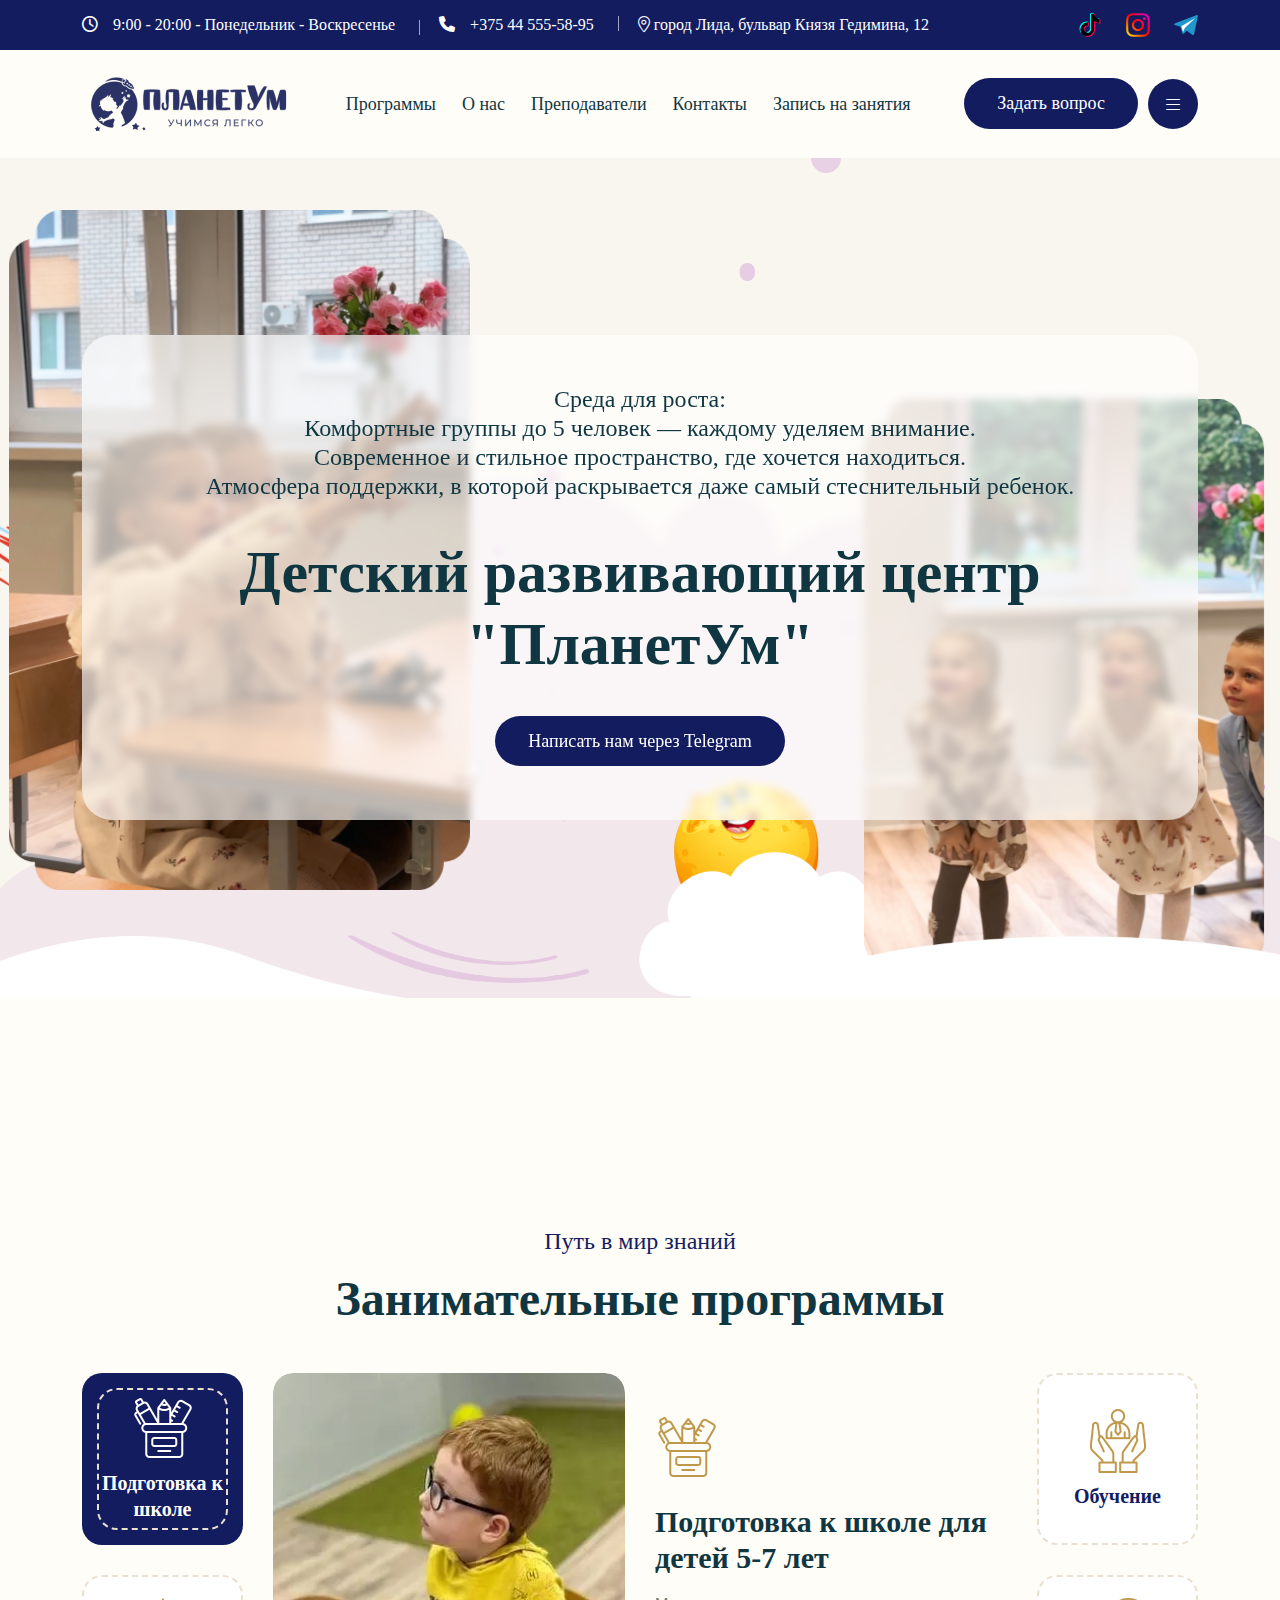
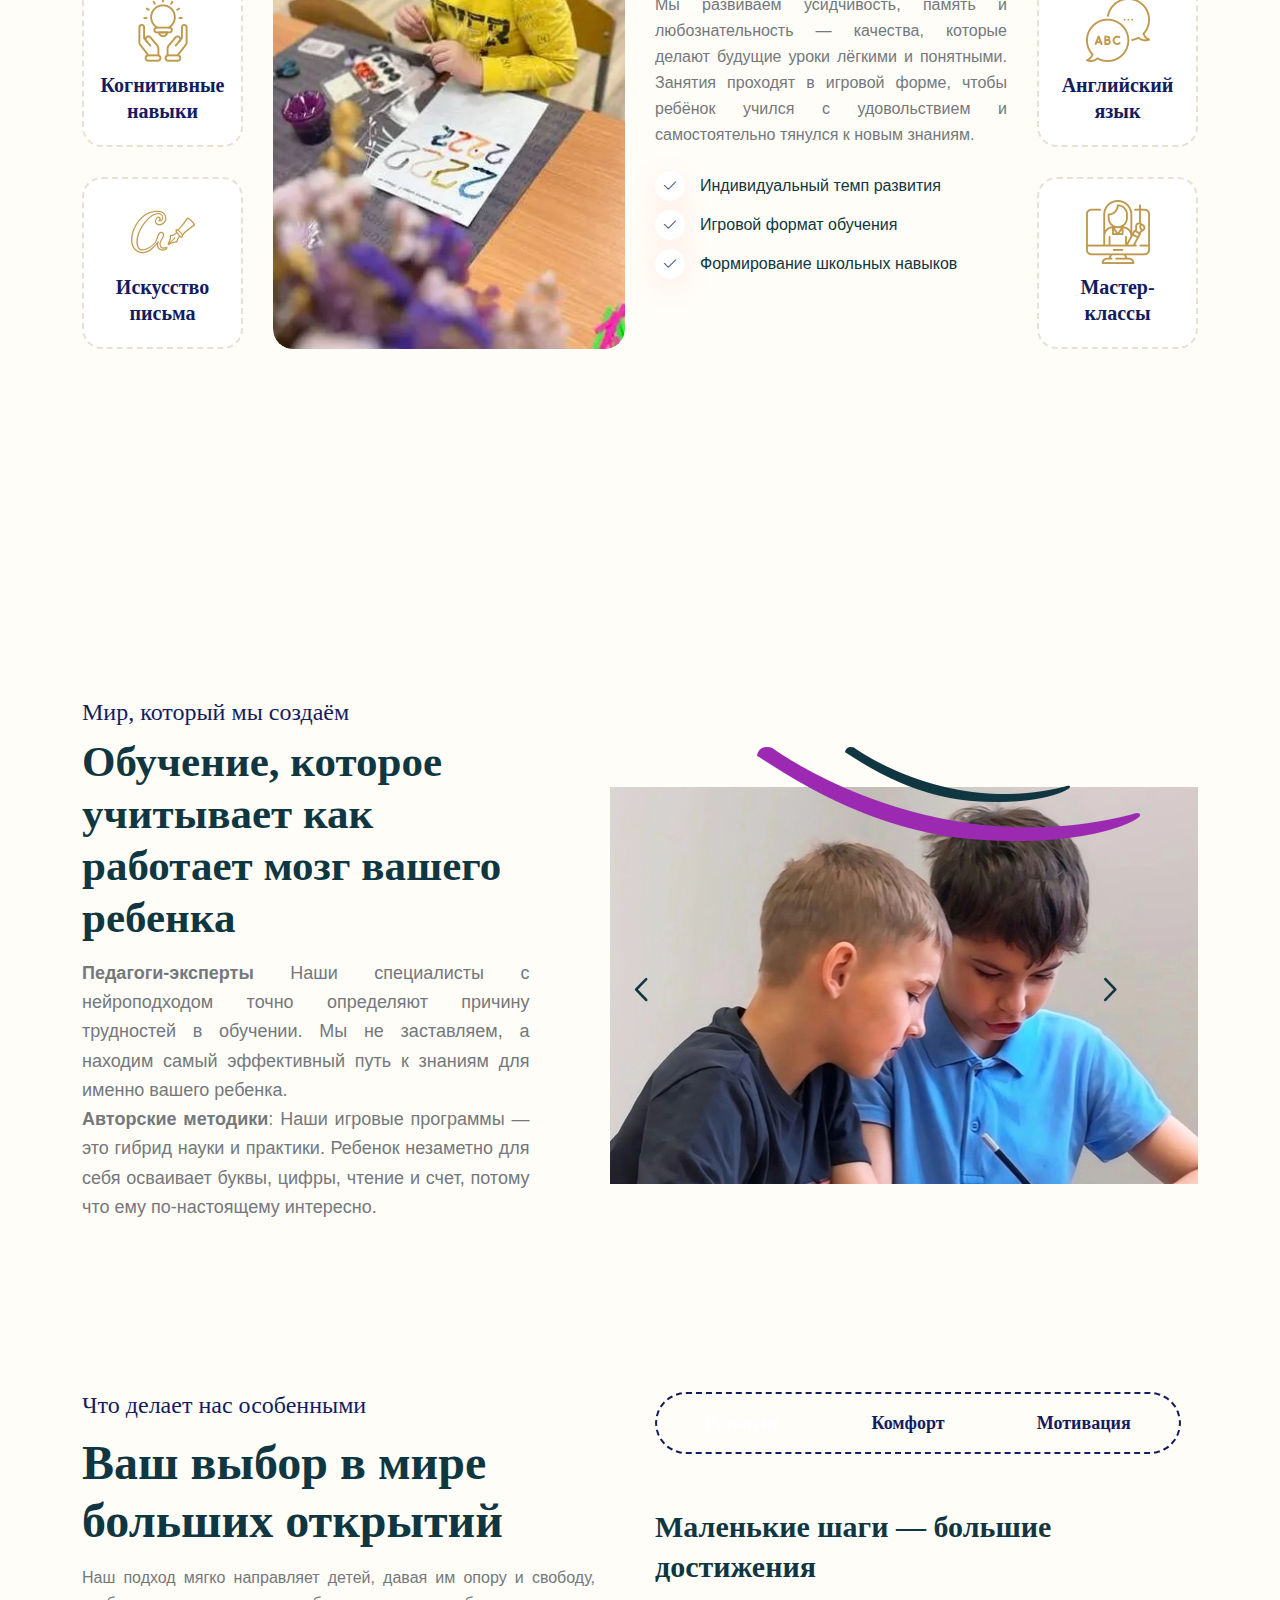
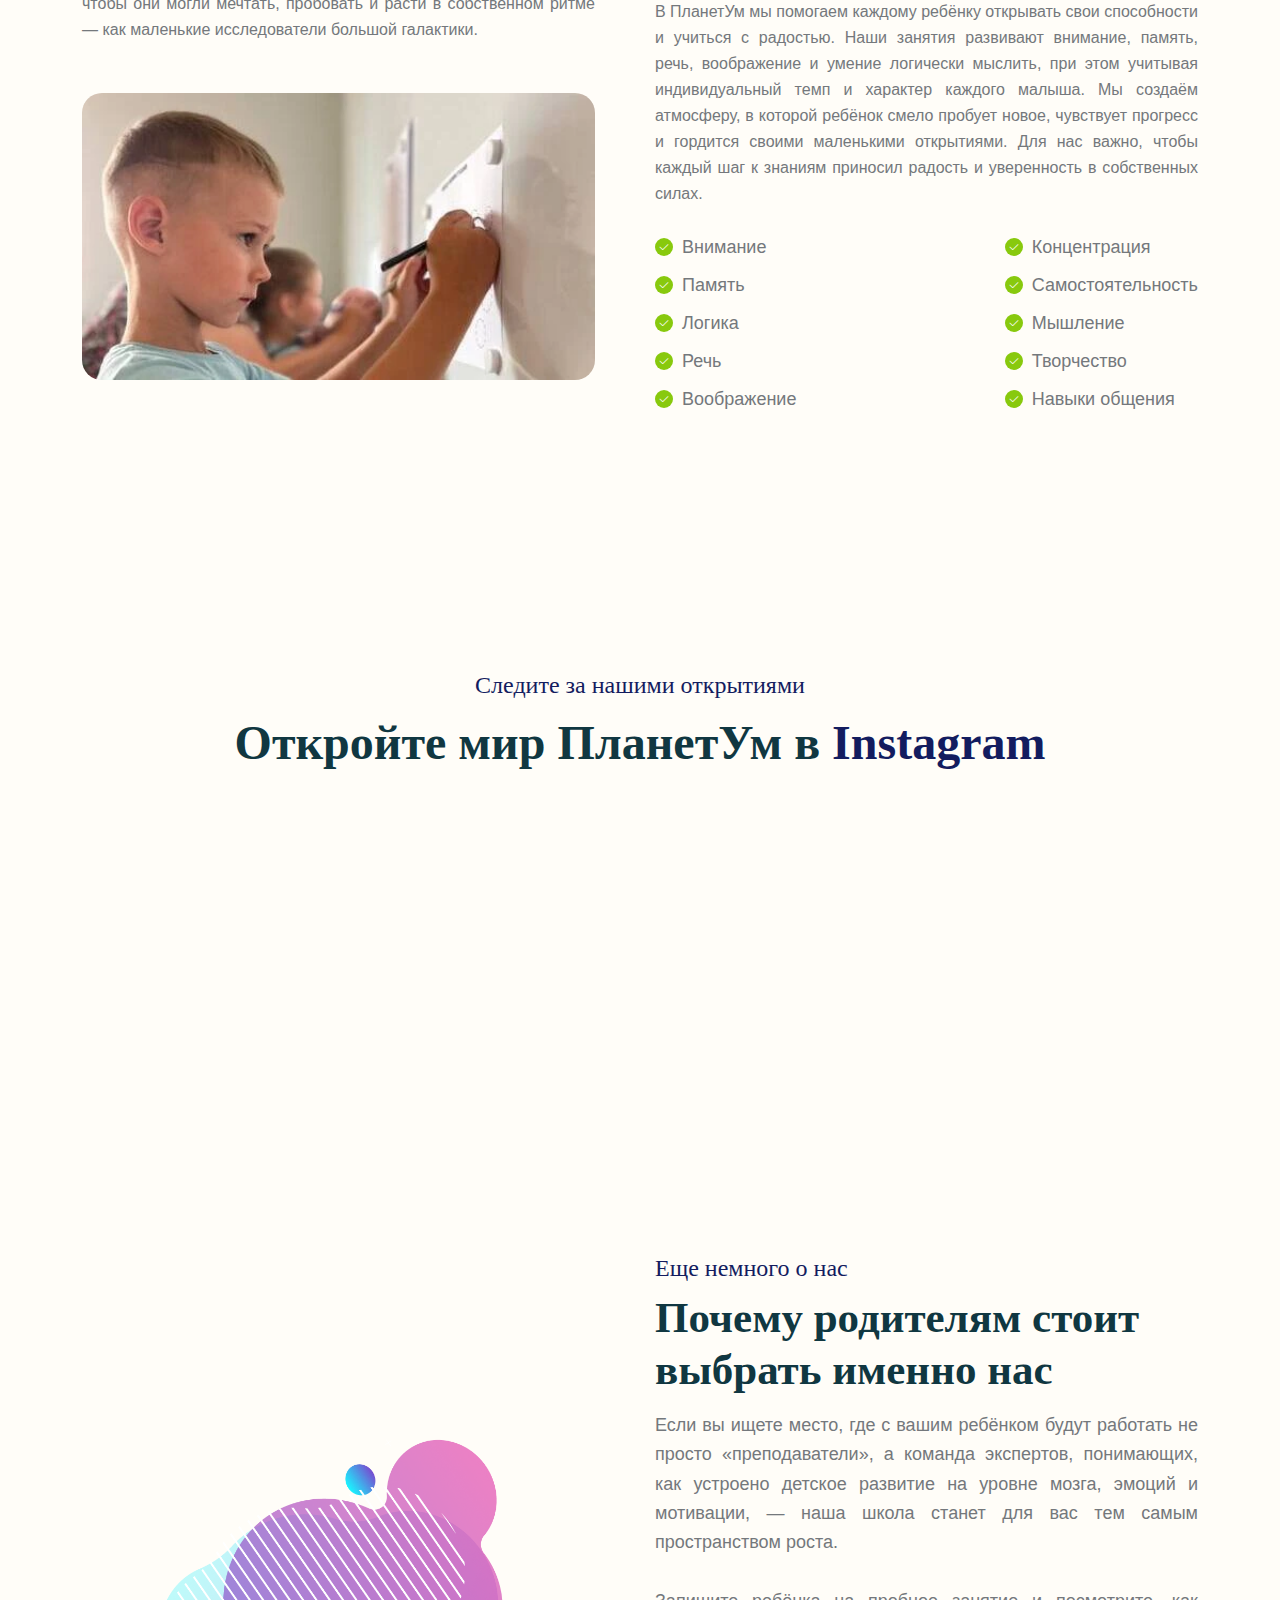
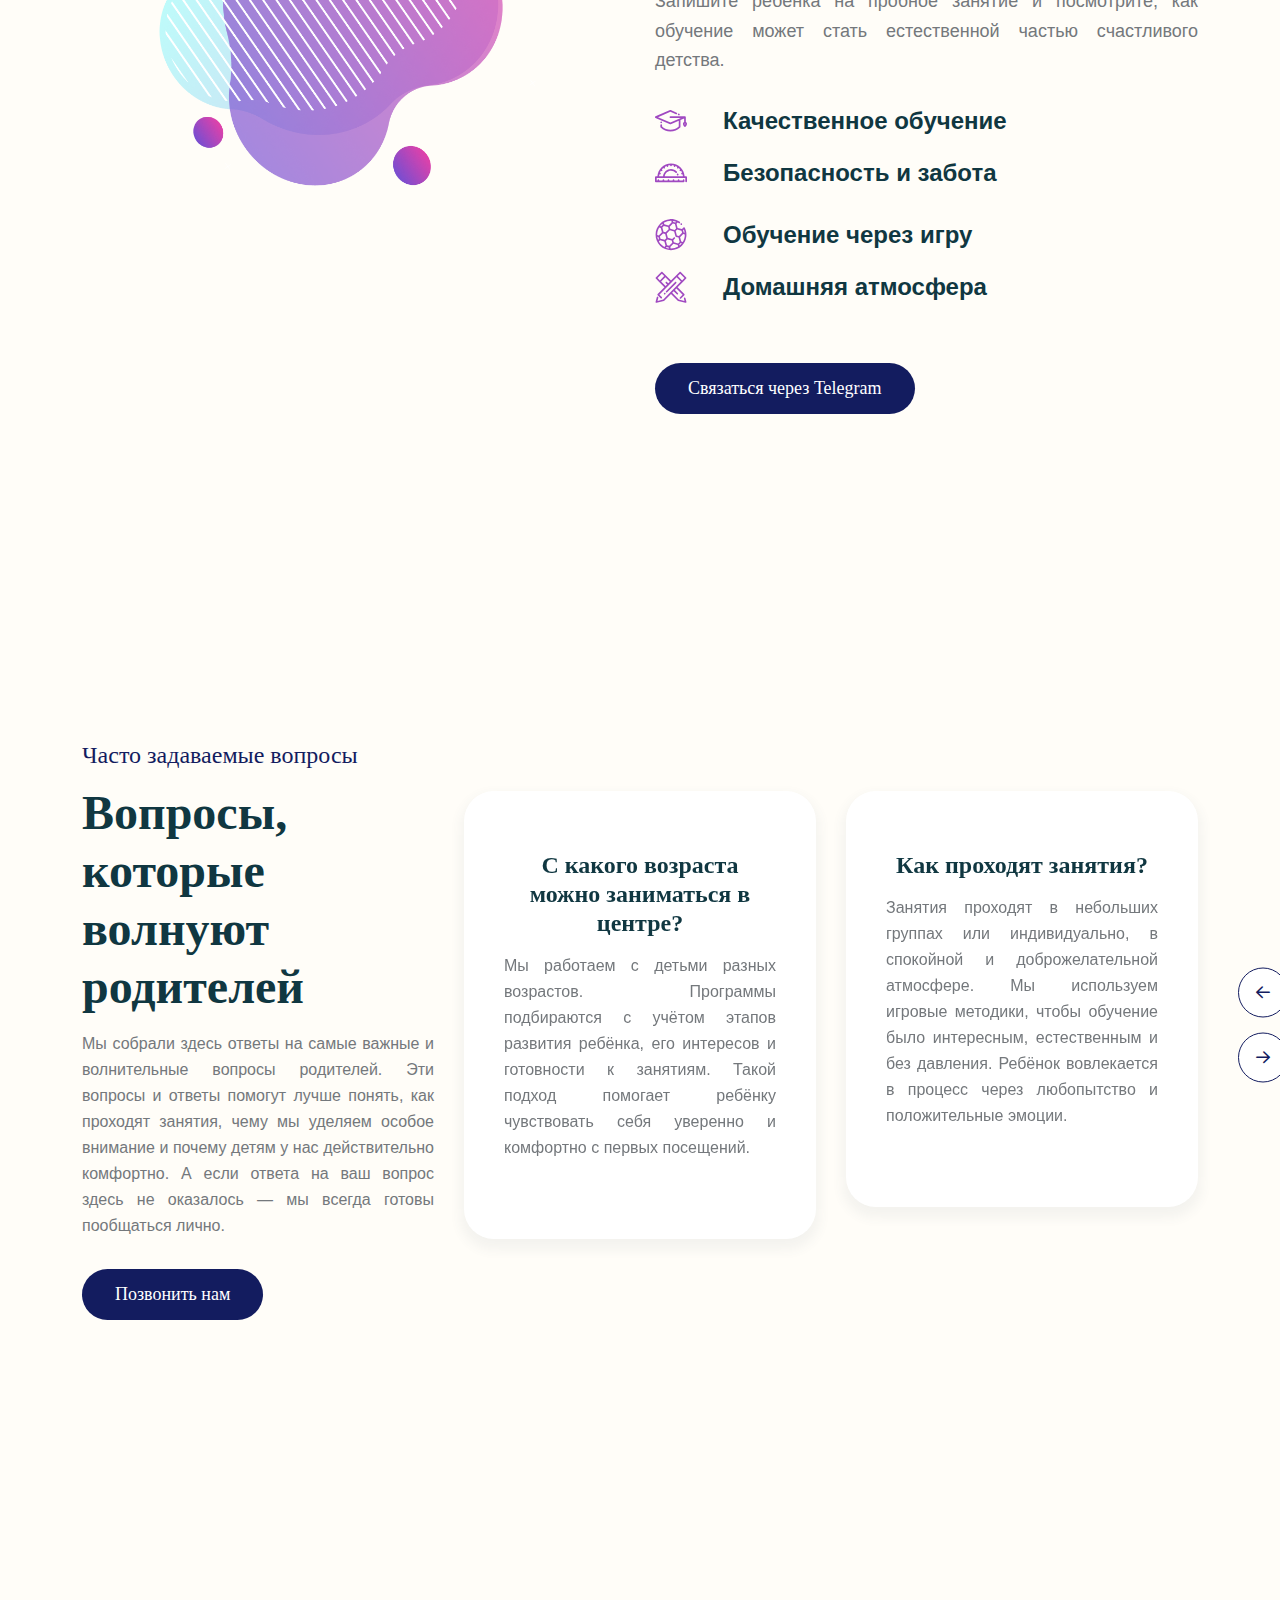
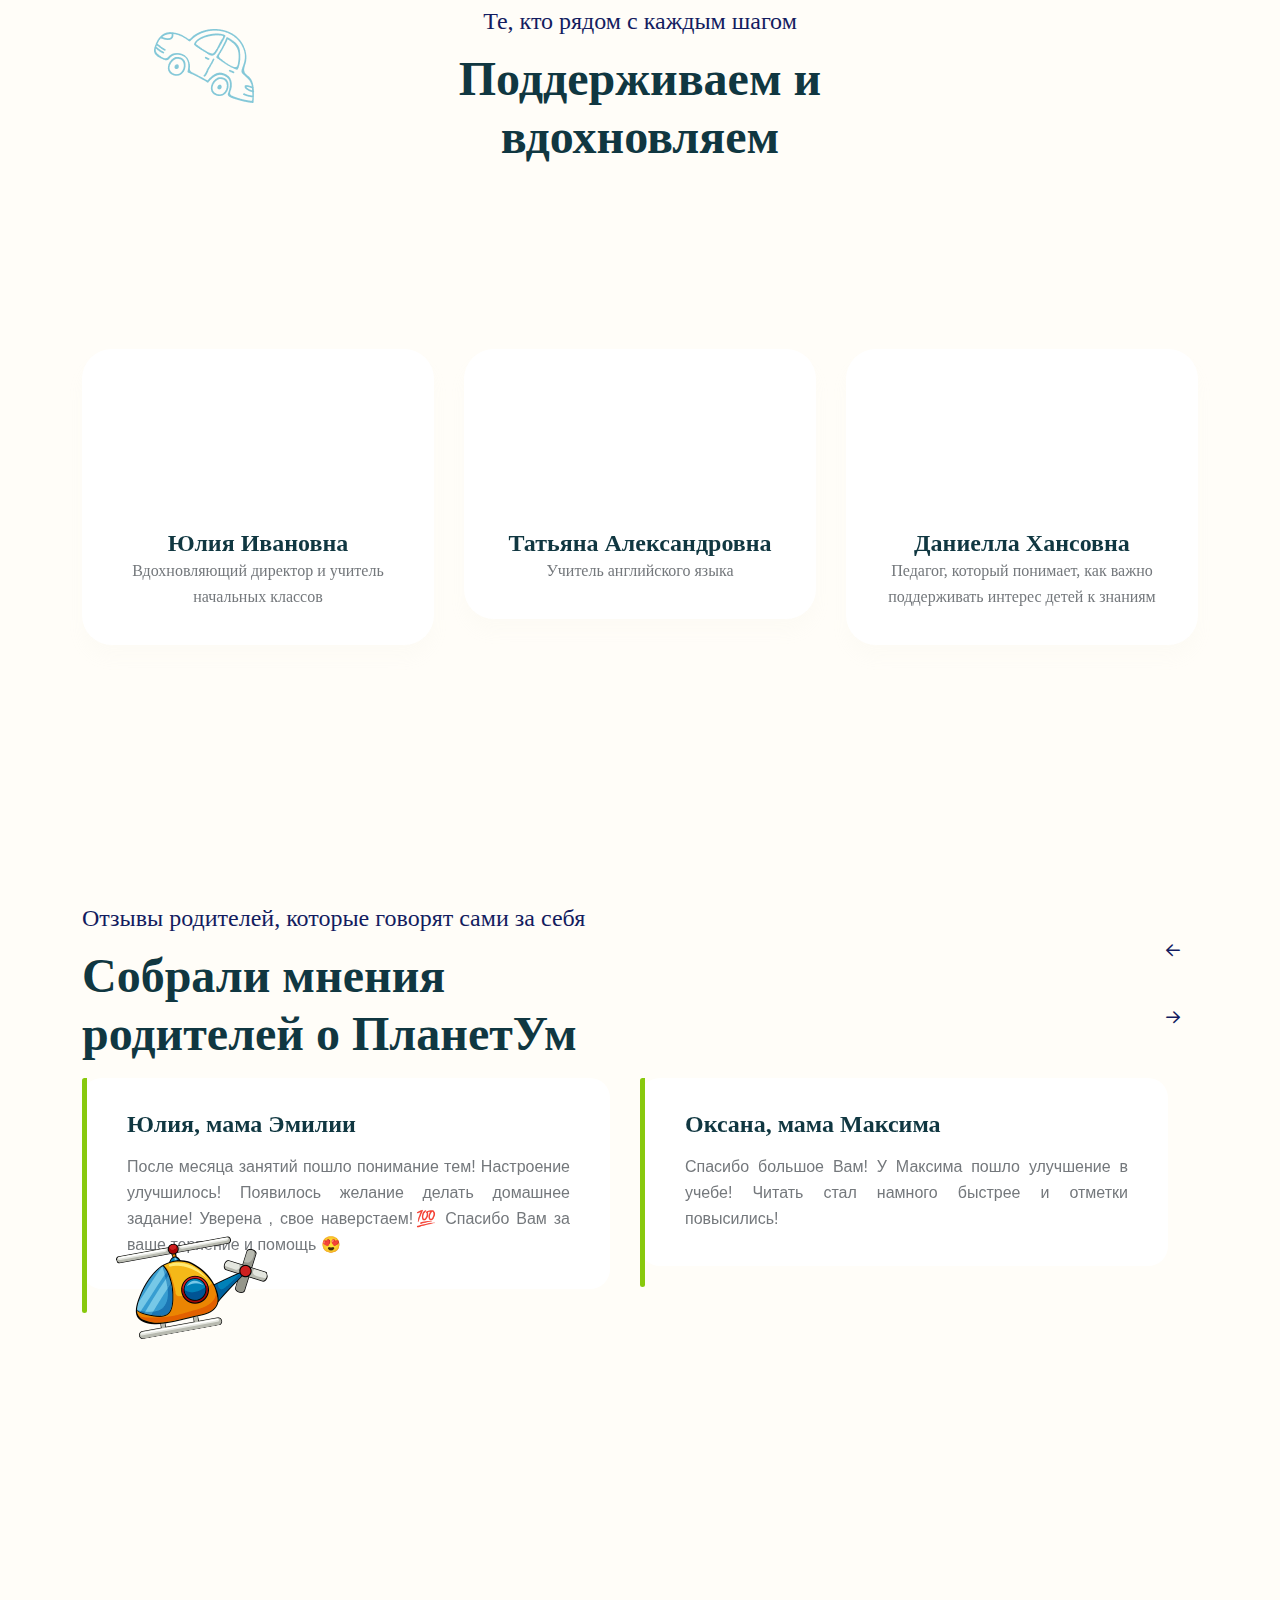
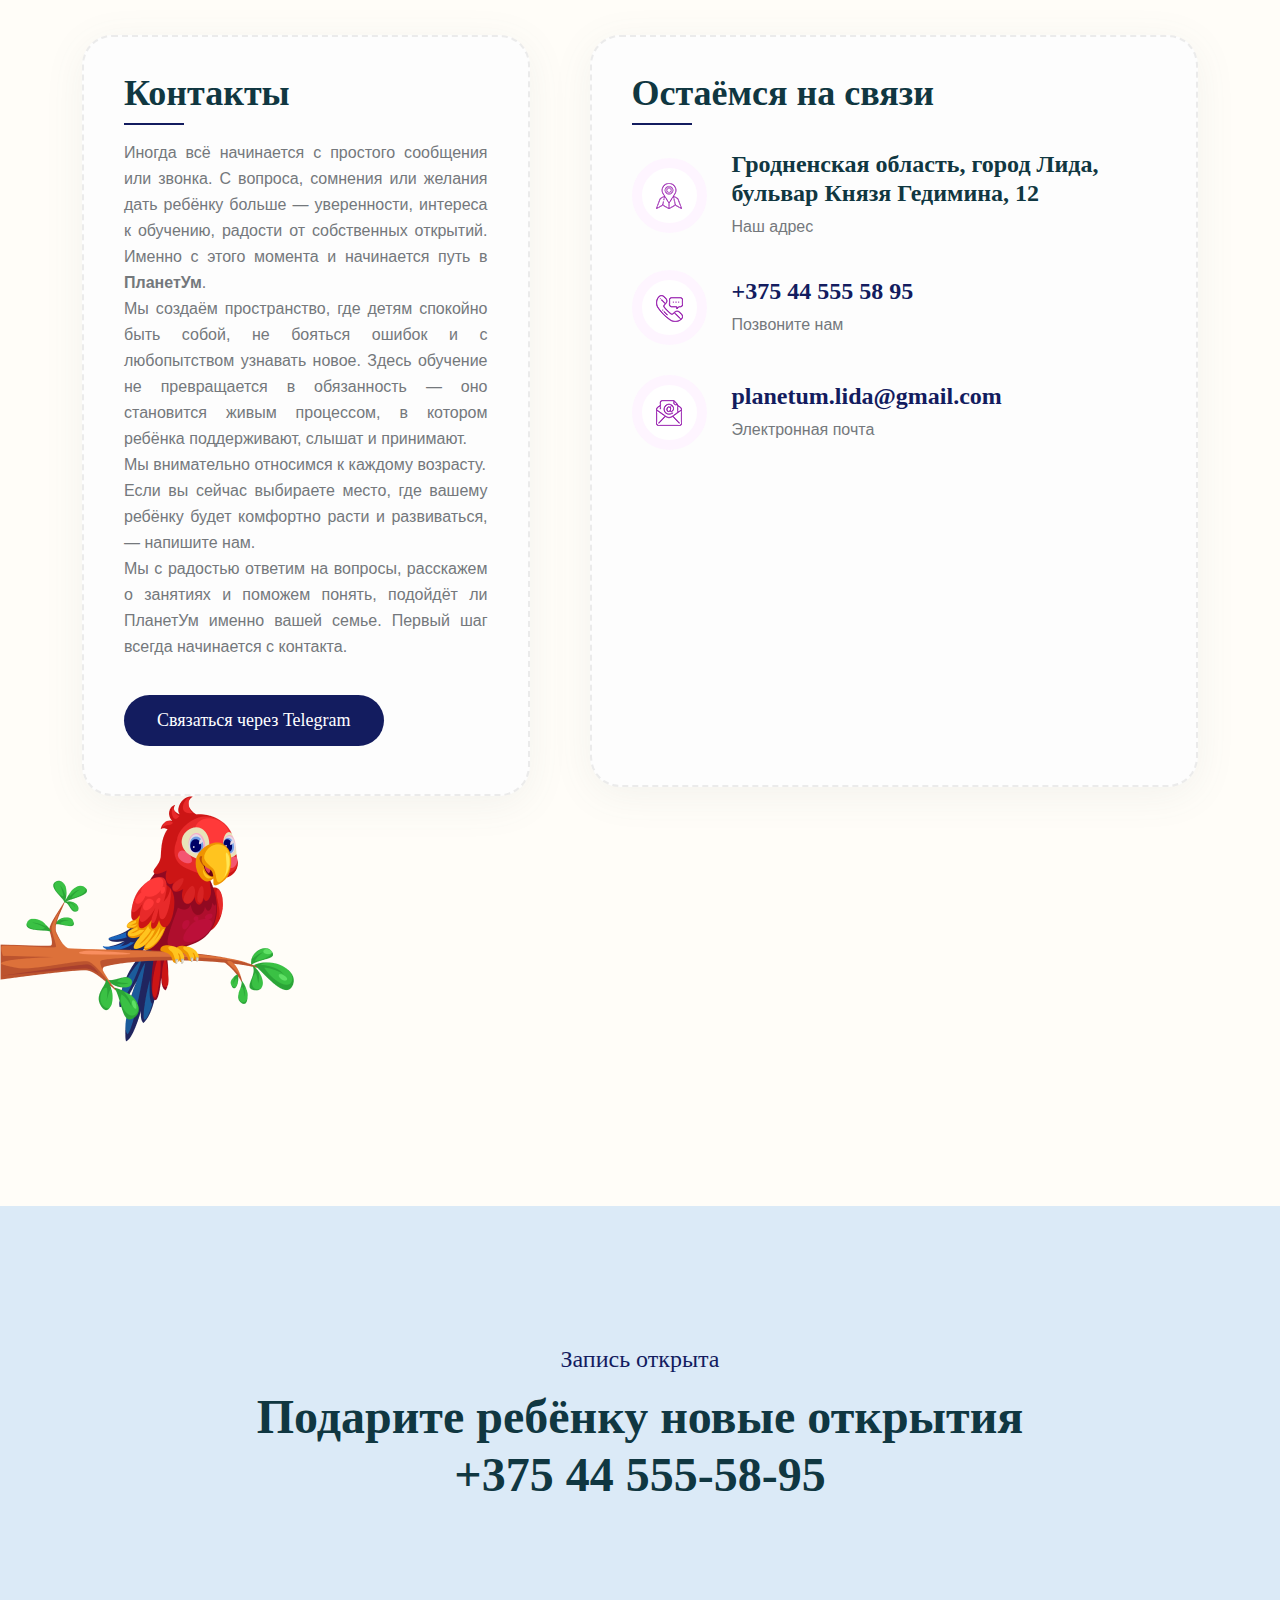
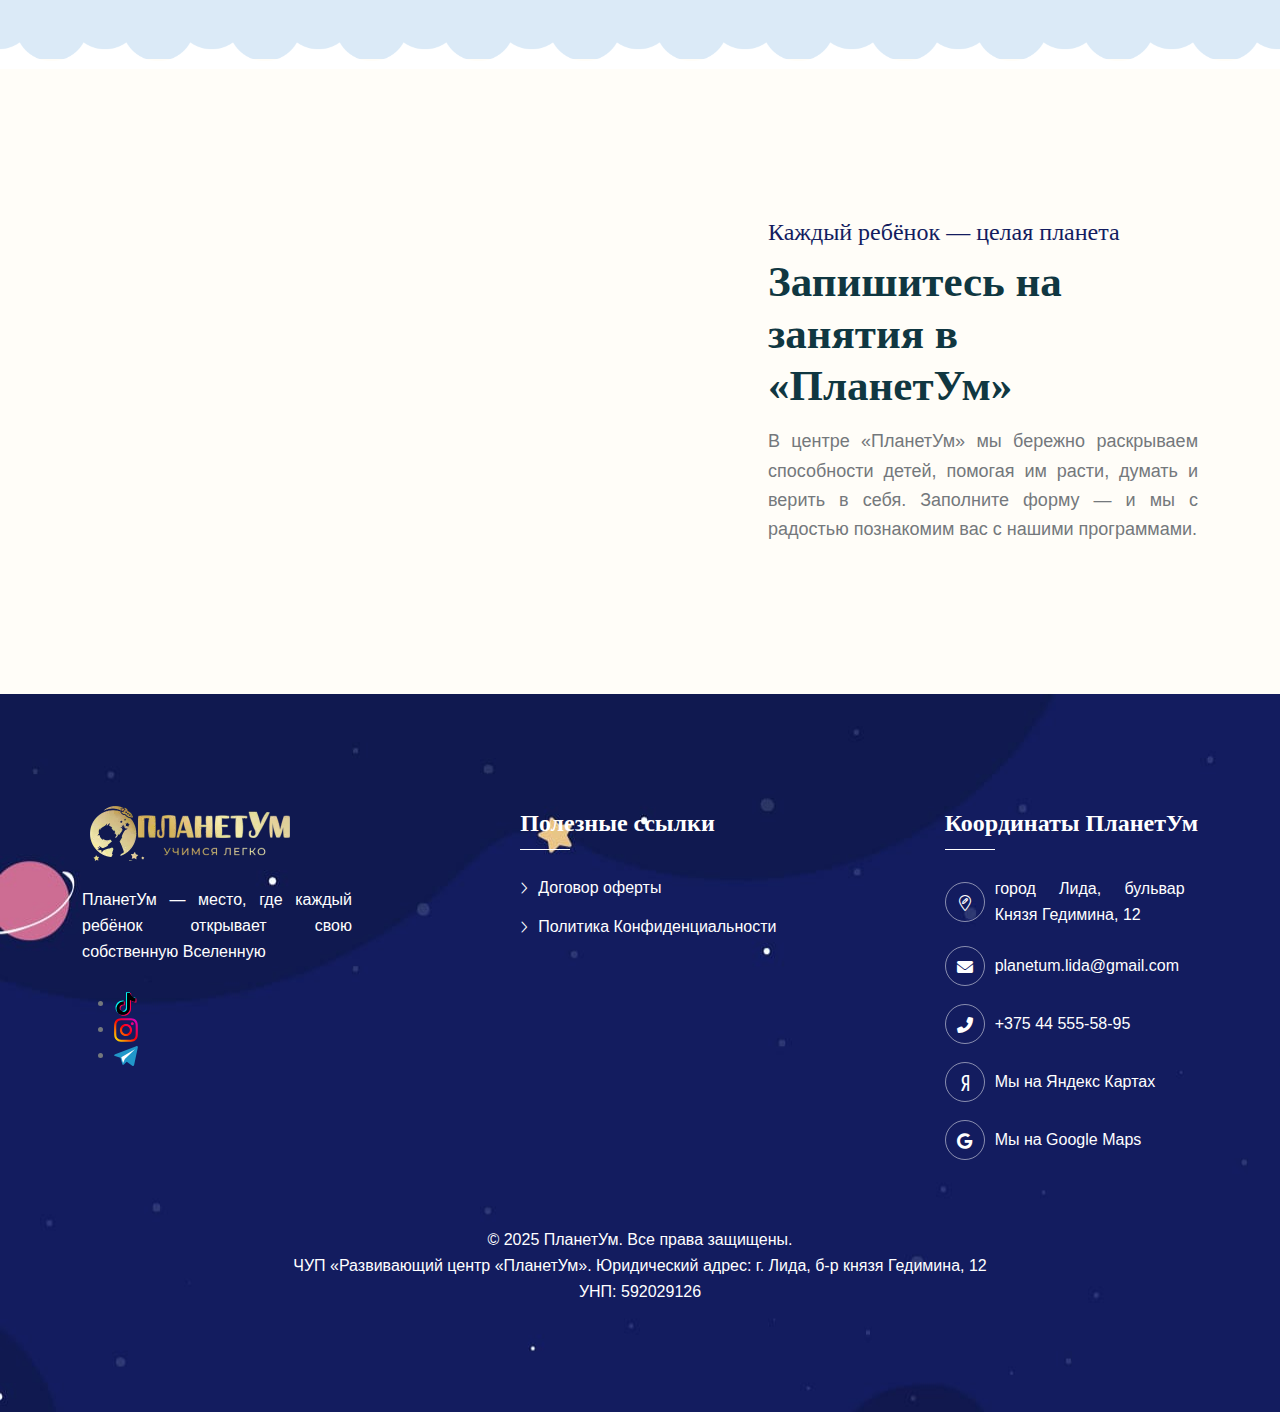
<file: index.html>
<!doctype html>
<html lang="ru" class="no-js">
  <head>
    <meta charset="utf-8" />
    <meta http-equiv="x-ua-compatible" content="ie=edge" />

    <!-- ===== Primary SEO ===== -->
    <title>Детский развивающий центр «ПланетУм» в Лиде</title>
    <meta
      name="description"
      content="Детский развивающий центр «ПланетУм» в Лиде — развивающие занятия, подготовка к школе, творчество, кружки и заботливая атмосфера для детей."
    />
    <meta name="author" content="Igor Nazarov" />
    <meta name="robots" content="index, follow" />

    <!-- ===== Viewport ===== -->
    <meta name="viewport" content="width=device-width, initial-scale=1" />

    <!-- ===== Theme ===== -->
    <meta name="theme-color" content="#ffffff" />

    <!-- ===== Favicons ===== -->
    <link rel="icon" type="image/svg+xml" href="/favicon.svg" />
    <link rel="icon" type="image/png" sizes="32x32" href="/favicon-32x32.png" />
    <link
      rel="icon"
      type="image/png"
      sizes="192x192"
      href="/android-chrome-192x192.png"
    />
    <link rel="apple-touch-icon" href="/apple-touch-icon.png" />
    <link rel="shortcut icon" href="/favicon.ico" />

    <!-- ===== PWA ===== -->
    <link rel="manifest" href="/site.webmanifest" />

    <!-- ===== Fonts (Optimized) ===== -->
<link rel="preconnect" href="https://fonts.googleapis.com">
<link rel="preconnect" href="https://fonts.gstatic.com" crossorigin>
<link href="https://fonts.googleapis.com/css2?family=Balsamiq+Sans:ital,wght@0,400;0,700;1,400;1,700&family=Rubik:ital,wght@0,300..900;1,300..900&display=swap" rel="stylesheet">

    <script type="text/javascript" async="async">
      (function () {
        function init() {
          const scr = document.createElement("script");
          scr.type = "text/javascript";
          scr.async = "async";
          scr.src = "//cdn.qform.io/forms.js?v=" + new Date().getTime();
          scr.charset = "UTF-8";
          const scrInsert = document.getElementsByTagName("script")[0];
          scrInsert.parentNode.insertBefore(scr, scrInsert);
        }
        const d = document;
        const w = window;
        if (d.readyState === "interactive") {
          init();
        } else {
          if (w.attachEvent) {
            w.attachEvent("onload", init);
          } else {
            w.addEventListener("DOMContentLoaded", init, false);
          }
        }
      })();
    </script>

    <!-- ===== CSS ===== -->
    <link rel="stylesheet" href="assets/css/bootstrap.min.css" />
    <link rel="stylesheet" href="assets/css/fontawesome.min.css" />
    <link rel="stylesheet" href="assets/css/magnific-popup.min.css" />
    <link rel="stylesheet" href="assets/css/slick.min.css" />
    <link rel="stylesheet" href="assets/css/style.css" />
     <!-- Подключение Animate.css -->
<link
    rel="stylesheet"
    href="https://cdnjs.cloudflare.com/ajax/libs/animate.css/4.1.1/animate.min.css"
  /> 

    <!-- ===== Open Graph ===== -->
    <meta property="og:type" content="website" />
    <meta
      property="og:title"
      content="ПланетУм — детский развивающий центр в Лиде"
    />
    <meta
      property="og:description"
      content="Развивающие занятия, подготовка к школе и кружки для детей в Лиде."
    />
    <meta property="og:url" content="https://planetum.by" />
    <meta property="og:site_name" content="ПланетУм" />
    <meta property="og:image" content="https://planetum.by/normal/logo.webp" />
    <meta property="og:image:width" content="1200" />
    <meta property="og:image:height" content="630" />
    <meta property="og:locale" content="ru_RU" />

    <!-- ===== Twitter Card ===== -->
    <meta name="twitter:card" content="summary_large_image" />
    <meta
      name="twitter:title"
      content="ПланетУм — детский развивающий центр в Лиде"
    />
    <meta
      name="twitter:description"
      content="Современные программы развития и заботливая среда для детей."
    />
    <meta name="twitter:image" content="https://planetum.by/normal/logo.webp" />
    <meta name="twitter:site" content="@planetum_lida" />

    <!-- ===== Schema.org ===== -->
    <script type="application/ld+json">
      {
        "@context": "https://schema.org",
        "@graph": [
          {
            "@type": "ChildCare",
            "@id": "https://planetum.by/#childcare",
            "name": "Planetum",
            "url": "https://planetum.by",
            "description": "Детский развивающий центр в Лиде. Подготовка к школе, развивающие занятия, каллиграфия, репетиторство, английский язык, мастер-классы.",
            "telephone": "+375445555895",
            "email": "planetum.lida@gmail.com",
            "address": {
              "@type": "PostalAddress",
              "streetAddress": "бульвар Князя Гедимина, 12",
              "addressLocality": "Лида",
              "addressRegion": "Гродненская область",
              "addressCountry": "BY"
            },
            "geo": {
              "@type": "GeoCoordinates",
              "latitude": 53.885517,
              "longitude": 25.300224
            },
            "hasMap": "https://maps.app.goo.gl/7H2TxgDtWtEGD59a7",
            "openingHoursSpecification": {
              "@type": "OpeningHoursSpecification",
              "dayOfWeek": [
                "Monday",
                "Tuesday",
                "Wednesday",
                "Thursday",
                "Friday",
                "Saturday",
                "Sunday"
              ],
              "opens": "09:00",
              "closes": "20:00"
            },
            "areaServed": {
              "@type": "City",
              "name": "Лида"
            },
            "priceRange": "$$",
            "image": [
              "https://planetum.by/favicon.ico"
            ],
            "logo": {
              "@type": "ImageObject",
              "@id": "https://planetum.by/#logo",
              "url": "https://planetum.by/favicon.ico",
              "contentUrl": "https://planetum.by/favicon.ico",
              "caption": "Planetum"
            }
          },
          {
            "@type": "ItemList",
            "@id": "https://planetum.by/#service",
            "name": "Услуги детского развивающего центра Planetum",
            "itemListOrder": "https://schema.org/ItemListOrderAscending",

          {
            "@type": "WebSite",
            "@id": "https://planetum.by/#website",
            "url": "https://planetum.by",
            "name": "Planetum",
            "publisher": { "@id": "https:///planetum.by/#childcare" },
            "inLanguage": "ru"
          },
          {
            "@type": "WebPage",
            "@id": "https://planetum.by/#webpage",
            "url": "https://planetum.by/",
            "name": "Planetum — детский развивающий центр в Лиде",
            "isPartOf": { "@id": "https://planetum.by/#website" },
            "about": { "@id": "https://planetum.by/#childcare" },
            "inLanguage": "ru"
          }
        ]
        }}
    </script>
  </head>

  <body>
    <!-- ===== Side Menu ===== -->
    <aside class="sidemenu-wrapper" role="dialog" aria-modal="true">
      <div class="sidemenu-content">
        <button class="closeButton sideMenuCls" aria-label="Закрыть меню">
          <i class="far fa-times" aria-hidden="true"></i>
        </button>

        <div class="widget footer-widget">
          <div class="vs-widget-about">
            <div class="about-logo">
              <a href="index.html">
                <img
                  src="assets/img/logo.webp"
                  alt="Детский развивающий центр ПланетУм"
                  width="180"
                  height="60"
                />
              </a>
            </div>

            <p class="about-text">
              ПланетУм — место, где каждый ребёнок открывает свою собственную
              Вселенную
            </p>

            <div class="multi-social">
              <a
                href="https://www.instagram.com/planetum_lida"
                target="_blank"
                rel="noopener noreferrer"
                aria-label="Instagram"
              >
                <i class="fa-brands fa-instagram"></i>
              </a>
              <a
                href="https://www.tiktok.com/@planetum_lida"
                target="_blank"
                rel="noopener noreferrer"
                aria-label="TikTok"
              >
                <i class="fa-brands fa-tiktok"></i>
              </a>
              <a
                href="https://t.me/+375445555895"
                target="_blank"
                rel="noopener noreferrer"
                aria-label="Telegram"
              >
                <i class="fa-brands fa-telegram"></i>
              </a>
            </div>
          </div>
        </div>

        <div class="widget footer-widget">
          <h2 class="widget_title">Контакты</h2>
          <address class="vs-widget-contact">
            <p class="footer-info">
              <i class="fas fa-map-marker-alt"></i>
              <a
                href="https://yandex.by/maps/org/detskiy_razvivayushchiy_tsentr_planetum/212554798533"
                target="_blank"
                rel="noopener noreferrer"
              >
                г. Лида, бульвар Князя Гедимина, 12
              </a>
            </p>
            <p class="footer-info">
              <i class="fas fa-envelope"></i>
              <a href="mailto:planetum.lida@gmail.com"
                >planetum.lida@gmail.com</a
              >
            </p>
            <p class="footer-info">
              <i class="fas fa-phone-alt"></i>
              <a href="tel:+375445555895">+375 44 555-58-95</a>
            </p>
          </address>
        </div>
      </div>
    </aside>

    <!--======== Header ========-->
    <header class="vs-header">
      <!-- ===== Mobile Menu ===== -->


<div class="vs-menu-wrapper d-lg-none" inert hidden>
  <button class="closeButton sideMenuCls" type="button" aria-label="Закрыть меню">
    <i class="far fa-times" aria-hidden="true"></i>
  </button>

  <nav id="mobileMenu" class="vs-mobile-menu" aria-label="Мобильная навигация">
    <ul>
      <li><a href="#service">Программы</a></li>
      <li><a href="#about">О нас</a></li>
      <li><a href="#faq">Вопросы</a></li>
      <li><a href="#teachers">Преподаватели</a></li>
      <li><a href="#contacts">Контакты</a></li>
      <li><a href="#order">Запись на занятия</a></li>
    </ul>
  </nav>
</div>
      <!-- ===== / Mobile Menu ===== -->
      <!--header-top-wrapper start-->
      <div class="header-top-area d-none d-lg-block">
        <div class="container">
          <div class="row align-items-center justify-content-between">
            <div class="col-auto">
              <div class="header-links">
                <ul>
                  <li>
                    <i class="fa-regular fa-clock"></i>9:00 - 20:00 -
                    Понедельник - Воскресенье
                  </li>
                  <li>
                    <i class="fa-solid fa-phone"></i
                    ><a href="tel:+375445555895">+375 44 555-58-95</a>
                  </li>
                  <li>
                    <a
                      href="https://yandex.by/maps/org/detskiy_razvivayushchiy_tsentr_planetum/212554798533"
                      target="_blank"
                      rel="noopener noreferrer"
                      style="color: inherit; text-decoration: none"
                    >
                      <i class="fal fa-map-marker-alt"></i>
                      город Лида, бульвар Князя Гедимина, 12
                    </a>
                  </li>
                </ul>
              </div>
            </div>
            <div class="col-auto">
              <div class="header-social">
                <ul>
                  <li>
                    <a
                      href="https://www.tiktok.com/@planetum_lida"
                      target="_blank"
                      rel="noopener noreferrer"
                      class="social-link"
                      ><img
                        class="social-icon"
                        src="/assets/img/icons/tiktok.svg"
                        alt="Instagram"
                        width="24"
                        height="24"
                    /></a>
                  </li>
                  <li>
                    <a
                      href="https://www.instagram.com/planetum_lida"
                      target="_blank"
                      rel="noopener noreferrer"
                      class="social-link"
                      ><img
                        class="social-icon"
                        src="/assets/img/icons/instagram.svg"
                        alt="Instagram"
                        width="24"
                        height="24"
                      />
                    </a>
                  </li>
                  <li>
                    <a
                      href="https://t.me/+375445555895"
                      target="_blank"
                      rel="noopener noreferrer"
                      class="social-link"
                      aria-label="Telegram"
                    >
                      <img
                        class="social-icon"
                        src="/assets/img/icons/telegram.svg"
                        alt="Instagram"
                        width="24"
                        height="24"
                      />
                    </a>
                  </li>
                </ul>
              </div>
            </div>
          </div>
        </div>
      </div>
      <!--header-top-wrapper end-->
      <!--vs-main-menu-wrapper start-->
      <div class="sticky-wrapper">
        <div class="sticky-active">
          <div class="header-menu-area">
            <div class="container position-relative">
              <div class="row gx-20 align-items-center justify-content-between">
                <div class="col-auto">
                  <div class="header-logo">
                    <a href="index.html">
                      <img
                        src="assets/img/logo.webp"
                        alt="Развлекательный центр ПланетУм"
                      />
                    </a>
                  </div>
                </div>
                <div class="col-auto">
                  <nav
                    class="main-menu menu-style1 d-none d-lg-inline-block"
                    aria-label="Основная навигация"
                  >
                    <ul>
                      <li>
                        <a href="#service">Программы</a>
                      </li>
                      <li>
                        <a href="#about">О нас</a>
                      </li>
                      <li>
                        <a href="#teachers">Преподаватели</a>
                      </li>
                      <li>
                        <a href="#contacts">Контакты</a>
                      </li>
                      <li><a href="#order">Запись на занятия</a></li>
                    </ul>
                  </nav>
                  <button
                    type="button"
                    class="vs-menu-toggle d-block d-lg-none"
                  >
                    <i class="far fa-bars"></i> Меню
                  </button>
                </div>
                <div class="col-auto d-none d-xl-block">
                  <div class="header-button">
                    <a
                      href="https://t.me/+375445555895"
                      target="_blank"
                      rel="noopener noreferrer"
                      class="vs-btn wave-btn"
                      >Задать вопрос</a
                    >
                    <button
                      type="button"
                      class="sideMenuToggler icon-btn"
                      aria-label="Открыть боковое меню"
                    >
                      <i class="fal fa-bars"></i>
                    </button>
                  </div>
                </div>
              </div>
            </div>
          </div>
        </div>
      </div>
      <!--vs-main-menu-wrapper end-->
    </header>
    <!--======== / Header ========-->
    <main id="main">
      <h1 class="visually-hidden">
        Детский развивающий центр «ПланетУм» в Лиде
      </h1>

      <!--======== Hero Section ========-->
      <section
        class="vs-hero-wrapper hero-2 parallax"
        data-calibrate-y="false"
        data-bg-src="assets/img/bg/hero2-bg.jpg"
      >
        <div class="section-after d-none d-lg-block">
          <img src="assets/img/shape/hero2-after.png" alt="shape" />
        </div>
        <div class="container">
          <div class="vs-hero-inner">
            <div class="hero-content-box">
              <span class="h4 hero-subtitle style-2"
                >Среда для роста:<br />
                Комфортные группы до 5 человек — каждому уделяем внимание.<br />
                Современное и стильное пространство, где хочется находиться.<br />
                Атмосфера поддержки, в которой раскрывается даже самый
                стеснительный ребенок.
              </span>
              <h2 class="hero-title style-2">
                Детский развивающий центр "ПланетУм"
              </h2>

              <a
                href="https://t.me/+375445555895"
                target="_blank"
                rel="noopener noreferrer"
                class="vs-btn wave-btn style-1"
                >Написать нам через Telegram</a
              >
            </div>
          </div>
        </div>
        <img
          class="layer hero-img-1"
          data-depth="0.3"
          src="assets/img/hero/3.png"
          alt="shape"
        />
        <img
          class="layer hero-img-2"
          data-depth="0.2"
          src="assets/img/hero/2.png"
          alt="shape"
        />

        <div id="cloud" class="shape-mockup" data-bottom="-4%" data-left="0%">
          <img src="assets/img/bg/hero2-cloud.png" alt="shapes" />
        </div>
        <div id="fire" class="shape-mockup" data-bottom="37%" data-left="-4%">
          <img src="assets/img/icon/fire.png" alt="shapes" />
        </div>
        <div
          id="star"
          class="shape-mockup rotate"
          data-top="11%"
          data-left="27%"
        >
          <img src="assets/img/icon/star-4.png" alt="shapes" />
        </div>
        <div id="rocket" class="shape-mockup" data-bottom="16%" data-left="30%">
          <img src="assets/img/icon/rocket-2.png" alt="shapes" />
        </div>
        <div
          id="emoji"
          class="shape-mockup d-none d-xl-block"
          data-bottom="9%"
          data-right="36%"
        >
          <img src="assets/img/icon/emoji-1.png" alt="shapes" />
        </div>
        <div
          id="cloud2"
          class="shape-mockup d-none d-xl-block"
          data-bottom="-4%"
          data-right="30%"
        >
          <img src="assets/img/icon/cloud-4.png" alt="shapes" />
        </div>
      </section>

      <!--======== Hero Section ========-->
      <!--       <section class="vs-hero-wrapper position-relative">
        <div class="section-before">
          <img
            src="assets/img/shape/header-after.png"
            alt="shape"
            width="100%"
            height="auto"
          />
        </div>
        <div class="section-after d-none d-md-block">
          <img
            src="assets/img/shape/hero-after.png"
            alt="shape"
            width="100%"
            height="auto"
          />
        </div>
        <div
          class="hero-slider1 vs-carousel"
          data-slide-show="1"
          data-md-slide-show="1"
          data-fade="true"
        > -->
      <!-- Single Slide -->
      <!--           <article class="vs-hero-inner is-first-slide">
            <div class="vs-hero-bg" data-bg-src="assets/img/hero/h1.webp"></div>

            <div class="hero-left-text">
              <p
                class="hero-left-subtitle"
                data-ani="slideinleft"
                data-ani-delay="0s"
              >
                Детский развивающий центр в Лиде
              </p>

              <h2
                class="hero-left-title"
                data-ani="slideinleft"
                data-ani-delay="0.2s"
              >
                Помогаем детям
                <span class="focus">думать</span>,
                <span class="focus">творить</span>
                и верить в себя
              </h2>

              <p
                class="hero-left-description"
                data-ani="slideinleft"
                data-ani-delay="0.4s"
              >
                Среда для роста:<br />
                Комфортные группы до 5 человек — каждому уделяем внимание.<br />
                Современное и стильное пространство, где хочется находиться.<br />
                Атмосфера поддержки, в которой раскрывается даже самый
                стеснительный ребенок.
              </p>

              <a
                href="#service"
                class="vs-btn wave-btn"
                data-ani="slideinleft"
                data-ani-delay="0.6s"
              >
                Посмотреть программы
              </a>
            </div>
            <div
              class="hero-content"
              data-bg-src="assets/img/shape/hcontent-bg.png"
            > -->
      <!-- Images in Hero should NOT be lazy loaded if they are visible immediately -->
      <!--               <img
                class="con-before"
                data-ani="slideinleft"
                data-ani-delay="0.2s"
                src="assets/img/shape/hero-con-before.png"
                alt="shape"
              />
              <img
                class="con-after"
                data-ani="slideinright"
                data-ani-delay="0.2s"
                src="assets/img/shape/hero-con-after.png"
                alt="shape"
              />
              <img
                class="car"
                data-ani="slidetopleft"
                data-ani-delay="0.4s"
                src="assets/img/icon/car.png"
                alt="icon"
              />
              <div class="hero-text" data-ani="slideinup" data-ani-delay="0s">
                <span>Открытия</span>
                <i class="fas fa-circle"></i>
                <span>Сияние</span>
              </div>
              <h1
                class="hero-title text-title mb-30"
                data-ani="slideinup"
                data-ani-delay="0.2s"
              >
                Твори смело
                <span class="focus text-theme">ПланетУм</span>открывает таланты
              </h1>
            </div>
          </article> -->

      <!-- Single Slide -->
      <!--           <div class="vs-hero-inner">
            <div class="vs-hero-bg" data-bg-src="assets/img/hero/h2.webp"></div>
            <div
              class="hero-content"
              data-bg-src="assets/img/shape/hcontent-bg.png"
            >
              <img
                class="con-before"
                data-ani="slideinleft"
                data-ani-delay="0.2s"
                src="assets/img/shape/hero-con-before.png"
                alt="shape"
                loading="lazy"
              />
              <img
                class="con-after"
                data-ani="slideinright"
                data-ani-delay="0.2s"
                src="assets/img/shape/hero-con-after.png"
                alt="shape"
                loading="lazy"
              />
              <img
                class="car"
                data-ani="slidetopleft"
                data-ani-delay="0.4s"
                src="assets/img/icon/car.png"
                alt="icon"
                loading="lazy"
              />
              <div class="hero-text" data-ani="slideinup" data-ani-delay="0s">
                <span>Талант</span>
                <i class="fas fa-circle"></i>
                <span>Мечта</span>
              </div>
              <h1
                class="hero-title text-title mb-30"
                data-ani="slideinup"
                data-ani-delay="0.2s"
              >
                Верь в себя
                <span class="focus text-theme">ПланетУм</span>помогает расти
              </h1>
            </div>
          </div> -->
      <!-- Single Slide -->
      <!--           <div class="vs-hero-inner">
            <div class="vs-hero-bg" data-bg-src="assets/img/hero/h3.webp"></div>
            <div
              class="hero-content"
              data-bg-src="assets/img/shape/hcontent-bg.png"
            >
              <img
                class="con-before"
                data-ani="slideinleft"
                data-ani-delay="0.2s"
                src="assets/img/shape/hero-con-before.png"
                alt="shape"
                loading="lazy"
              />
              <img
                class="con-after"
                data-ani="slideinright"
                data-ani-delay="0.2s"
                src="assets/img/shape/hero-con-after.png"
                alt="shape"
                loading="lazy"
              />
              <img
                class="car"
                data-ani="slidetopleft"
                data-ani-delay="0.4s"
                src="assets/img/icon/car.png"
                alt="icon"

                loading="lazy"
              />
              <div class="hero-text" data-ani="slideinup" data-ani-delay="0s">
                <span>Знания</span>
                <i class="fas fa-circle"></i>
                <span>Идеи</span>
              </div>
              <h1
                class="hero-title text-title mb-30"
                data-ani="slideinup"
                data-ani-delay="0.2s"
              >
                Начни сегодня<span class="focus text-theme">ПланетУм</span
                >создаёт будущее
              </h1>
            </div>
          </div>
        </div>
      </section> -->
      <!--======== / Hero Section ========-->

      <!--======== Service Section ========-->
      <section id="service" class="service-section bg-smoke-two space-double">
        <div class="container">
          <div
            class="title-area text-center wow fadeInUp"
            data-wow-delay="0.1s"
          >
            <span class="sub-title">Путь в мир знаний</span>
            <h2 class="sec-title">Занимательные программы</h2>
          </div>
          <div class="row gx-lg-15 justify-content-center">
            <div class="col-xl-2 col-md-6 wow fadeInLeft" data-wow-delay="0.1s">
              <div
                class="nav nav-tabs service-tab"
                id="service-tab1"
                role="tablist"
              >
                <button
                  class="sr-icon-btn active"
                  id="nav-one-tab"
                  data-bs-toggle="tab"
                  data-bs-target="#nav-one"
                  type="button"
                  role="tab"
                  aria-controls="nav-one"
                  aria-selected="true"
                >
                  <img src="assets/img/service/s1-1.png" alt="icon" /><span
                    >Подготовка к школе</span
                  >
                </button>
                <button
                  class="sr-icon-btn"
                  id="nav-two-tab"
                  data-bs-toggle="tab"
                  data-bs-target="#nav-two"
                  type="button"
                  role="tab"
                  aria-controls="nav-two"
                  aria-selected="false"
                >
                  <img
                    src="assets/img/service/s2-1.png"
                    alt="icon"
                  />Когнитивные
                  <br />
                  навыки
                </button>
                <button
                  class="sr-icon-btn"
                  id="nav-three-tab"
                  data-bs-toggle="tab"
                  data-bs-target="#nav-three"
                  type="button"
                  role="tab"
                  aria-controls="nav-three"
                  aria-selected="false"
                >
                  <img src="assets/img/service/s3-1.png" alt="icon" />Искусство
                  <br />
                  письма
                </button>
              </div>
            </div>
            <div
              class="col-xl-8 order-xl-2 order-3 wow fadeInUp"
              data-wow-delay="0.1s"
            >
              <div
                class="tab-content service-tabcontent"
                id="service-tabContent"
              >
                <div
                  class="tab-pane fade show active"
                  id="nav-one"
                  role="tabpanel"
                  aria-labelledby="nav-one-tab"
                >
                  <div class="row align-items-center service-grid">
                    <div class="col-md-6">
                      <div class="service-img">
                        <img
                          src="assets/img/service/s1.webp"
                          alt="Подготовка к школе"
                        />
                      </div>
                    </div>
                    <div class="col-md-6">
                      <div class="service-icon">
                        <img
                          loading="lazy"
                          src="assets/img/service/s1-1.png"
                          alt="icon"
                        />
                      </div>
                      <h2 class="h3 service-title">
                        <span>Подготовка к школе для детей 5-7 лет</span>
                      </h2>
                      <p class="service-text">
                        Мы развиваем усидчивость, память и любознательность —
                        качества, которые делают будущие уроки лёгкими и
                        понятными. Занятия проходят в игровой форме, чтобы
                        ребёнок учился с удовольствием и самостоятельно тянулся
                        к новым знаниям.
                      </p>
                      <div class="check-list style-3">
                        <ul>
                          <li>Индивидуальный темп развития</li>
                          <li>Игровой формат обучения</li>
                          <li>Формирование школьных навыков</li>
                        </ul>
                      </div>
                    </div>
                  </div>
                </div>
                <div
                  class="tab-pane fade"
                  id="nav-two"
                  role="tabpanel"
                  aria-labelledby="nav-two-tab"
                >
                  <div class="row align-items-center service-grid">
                    <div class="col-md-6">
                      <div class="service-img">
                        <img
                          loading="lazy"
                          src="assets/img/service/s2.webp"
                          alt="развитие когнитивных навыков"
                        />
                      </div>
                    </div>
                    <div class="col-md-6">
                      <div class="service-icon">
                        <img src="assets/img/service/s2-1.png" alt="icon" />
                      </div>
                      <h2 class="h3 service-title">
                        <span
                          >Группы по развитию когнитивных навыков для детей 4-5
                          лет «Зёрнышки»</span
                        >
                      </h2>
                      <p class="service-text">
                        Программа развивает внимание, память, мышление и
                        воображение ребёнка через игры и творческие задания,
                        чтобы заложить прочный фундамент для будущего обучения.
                        Мы формируем умение решать простые задачи и исследовать
                        мир вокруг себя.
                      </p>
                      <div class="check-list style-3">
                        <ul>
                          <li>Развитие когнитивных навыков через игру</li>
                          <li>Индивидуальный подход к каждому малышу</li>
                          <li>Комплексное развитие</li>
                        </ul>
                      </div>
                    </div>
                  </div>
                </div>
                <div
                  class="tab-pane fade"
                  id="nav-three"
                  role="tabpanel"
                  aria-labelledby="nav-three-tab"
                >
                  <div class="row align-items-center service-grid">
                    <div class="col-md-6">
                      <div class="service-img">
                        <img
                          loading="lazy"
                          src="assets/img/service/s3.webp"
                          alt="Каллиграфия"
                        />
                      </div>
                    </div>
                    <div class="col-md-6">
                      <div class="service-icon">
                        <img src="assets/img/service/s3-1.png" alt="icon" />
                      </div>
                      <h2 class="h3 service-title">
                        <span>Каллиграфия для детей 7–9 лет</span>
                      </h2>
                      <p class="service-text">
                        Занятия каллиграфией развивают аккуратность,
                        концентрацию и художественный вкус, превращая письмо в
                        увлекательное творчество. Дети учатся красиво и
                        правильно писать буквы, совершенствуя мелкую моторику и
                        внимание к деталям.
                      </p>
                      <div class="check-list style-3">
                        <ul>
                          <li>Аккуратность и техника письма</li>
                          <li>Творческий подход</li>
                          <li>Развитие концентрации и моторики</li>
                        </ul>
                      </div>
                    </div>
                  </div>
                </div>
                <div
                  class="tab-pane fade"
                  id="nav-four"
                  role="tabpanel"
                  aria-labelledby="nav-four-tab"
                >
                  <div class="row align-items-center service-grid">
                    <div class="col-md-6">
                      <div class="service-img">
                        <img
                          loading="lazy"
                          src="assets/img/service/s4.webp"
                          alt="Обучение"
                        />
                      </div>
                    </div>
                    <div class="col-md-6">
                      <div class="service-icon">
                        <img src="assets/img/service/s4-1.png" alt="icon" />
                      </div>
                      <h2 class="h3 service-title">
                        <span>Репетиторство для детей 1–4 классов</span>
                      </h2>
                      <p class="service-text">
                        Индивидуальные занятия помогают ребёнку усвоить школьную
                        программу, улучшить оценки и уверенно справляться с
                        домашними заданиями. Мы выявляем сильные и слабые
                        стороны ребёнка, чтобы сосредоточиться на пробелах и
                        одновременно развивать навыки дальше.
                      </p>
                      <div class="check-list style-3">
                        <ul>
                          <li>Индивидуальный подход</li>
                          <li>Комплексное усвоение программы</li>
                          <li>Поддержка мотивации и уверенности</li>
                        </ul>
                      </div>
                    </div>
                  </div>
                </div>
                <div
                  class="tab-pane fade"
                  id="nav-five"
                  role="tabpanel"
                  aria-labelledby="nav-five-tab"
                >
                  <div class="row align-items-center service-grid">
                    <div class="col-md-6">
                      <div class="service-img">
                        <img
                          loading="lazy"
                          src="assets/img/service/s5.webp"
                          alt="Английский язык "
                        />
                      </div>
                    </div>
                    <div class="col-md-6">
                      <div class="service-icon">
                        <img src="assets/img/service/s5-1.png" alt="icon" />
                      </div>
                      <h2 class="h3 service-title">
                        <span>Английский язык для детей 3–6 классов</span>
                      </h2>
                      <p class="service-text">
                        Занятия помогают детям легко усваивать английский язык
                        через игры, диалоги и практические задания, развивая
                        навыки чтения, письма и устной речи. Программа делает
                        обучение увлекательным и мотивирующим, стимулируя
                        интерес к языку и самостоятельное использование новых
                        знаний.
                      </p>
                      <div class="check-list style-3">
                        <ul>
                          <li>Коммуникативный подход</li>
                          <li>Игровая и увлекательная подача</li>
                          <li>Постепенное развитие навыков</li>
                        </ul>
                      </div>
                    </div>
                  </div>
                </div>
                <div
                  class="tab-pane fade"
                  id="nav-six"
                  role="tabpanel"
                  aria-labelledby="nav-six-tab"
                >
                  <div class="row align-items-center service-grid">
                    <div class="col-md-6">
                      <div class="service-img">
                        <img
                          loading="lazy"
                          src="assets/img/service/s6.webp"
                          alt="Мастер-классы"
                        />
                      </div>
                    </div>
                    <div class="col-md-6">
                      <div class="service-icon">
                        <img src="assets/img/service/s6-1.png" alt="icon" />
                      </div>
                      <h2 class="h3 service-title">
                        <span>Мастер-классы на каникулах и к праздникам</span>
                      </h2>
                      <p class="service-text">
                        Увлекательные мастер-классы помогают детям и взрослым
                        творчески провести каникулы и праздники, развивая
                        фантазию и ручные навыки. Каждое занятие превращается в
                        маленькое приключение: дети создают поделки, изучают
                        новые техники и получают радость от результата.
                      </p>
                      <div class="check-list style-3">
                        <ul>
                          <li>Творчество и эксперимент</li>
                          <li>Интерактивность и участие</li>
                          <li>Развитие навыков и уверенности</li>
                        </ul>
                      </div>
                    </div>
                  </div>
                </div>
              </div>
            </div>
            <div
              class="col-xl-2 col-md-6 order-xl-3 order-2 wow fadeInRight"
              data-wow-delay="0.1s"
            >
              <div
                class="nav nav-tabs service-tab"
                id="service-tab2"
                role="tablist"
              >
                <button
                  class="sr-icon-btn"
                  id="nav-four-tab"
                  data-bs-toggle="tab"
                  data-bs-target="#nav-four"
                  type="button"
                  role="tab"
                  aria-controls="nav-four"
                  aria-selected="false"
                >
                  <img src="assets/img/service/s4-1.png" alt="icon" /><span
                    class="text"
                    >Обучение</span
                  >
                </button>
                <button
                  class="sr-icon-btn"
                  id="nav-five-tab"
                  data-bs-toggle="tab"
                  data-bs-target="#nav-five"
                  type="button"
                  role="tab"
                  aria-controls="nav-five"
                  aria-selected="false"
                >
                  <img src="assets/img/service/s5-1.png" alt="icon" /><span
                    class="text"
                    >Английский язык</span
                  >
                </button>
                <button
                  class="sr-icon-btn"
                  id="nav-six-tab"
                  data-bs-toggle="tab"
                  data-bs-target="#nav-six"
                  type="button"
                  role="tab"
                  aria-controls="nav-six"
                  aria-selected="false"
                >
                  <img src="assets/img/service/s6-1.png" alt="icon" /><span
                    class="text"
                    >Мастер-классы</span
                  >
                </button>
              </div>
            </div>
          </div>
        </div>
        <div
          class="shape-mockup rotate d-none d-hd-block"
          data-top="16%"
          data-left="6%"
        >
          <img src="assets/img/icon/star-8.png" alt="shapes" />
        </div>
        <div
          class="shape-mockup shapePulse d-none d-hd-block"
          data-bottom="16%"
          data-left="6%"
        >
          <img src="assets/img/icon/draw-1.png" alt="shapes" />
        </div>
        <div
          class="shape-mockup movingX rotate d-none d-hd-block"
          data-top="22%"
          data-right="7%"
        >
          <img src="assets/img/icon/star-9.png" alt="shapes" />
        </div>
        <div
          class="shape-mockup moving d-none d-hd-block"
          data-bottom="20%"
          data-right="10%"
        >
          <img src="/assets/img/shape/planet.png" alt="shapes" />
        </div>
      </section>
      <!--======== / Service Section ========-->

      <!--======== About Section ========-->
      <section class="about-section bg-smoke space">
        <div class="container">
          <div
            class="row flex-column-reverse flex-lg-row align-items-center gy-30"
          >
            <div class="col-lg-5 wow fadeInUp" data-wow-delay="0.1s">
              <div class="text-center text-lg-start">
                <span class="sub-title">Мир, который мы создаём</span>
                <h2 class="sec-title big-title">
                  Обучение, которое учитывает как работает мозг вашего ребенка
                </h2>
                <p class="fs-md mb-30">
                  <b>Педагоги-эксперты</b> Наши специалисты с нейроподходом
                  точно определяют причину трудностей в обучении. Мы не
                  заставляем, а находим самый эффективный путь к знаниям для
                  именно вашего ребенка.<br />
                  <b>Авторские методики</b>: Наши игровые программы — это гибрид
                  науки и практики. Ребенок незаметно для себя осваивает буквы,
                  цифры, чтение и счет, потому что ему по-настоящему интересно.
                </p>
              </div>
            </div>
            <div class="col-lg-7">
              <div class="shape-slider-area wow fadeInUp" data-wow-delay="0.1s">
                <button
                  data-slick-prev="#sliderOne"
                  class="simple-arrow arrow-left"
                >
                  <i class="far fa-chevron-left"></i>
                </button>
                <button
                  data-slick-next="#sliderOne"
                  class="simple-arrow arrow-right"
                >
                  <i class="far fa-chevron-right"></i>
                </button>
                <div
                  class="shape-slider vs-carousel"
                  id="sliderOne"
                  data-slide-show="1"
                  data-md-slide-show="1"
                >
                  <div class="slide-item">
                    <img
                      class="line-1"
                      data-ani="slideinup"
                      data-ani-delay=".2s"
                      src="assets/img/shape/line-1.png"
                      alt="Почему выбирают нас"
                    />
                    <img
                      class="line-2"
                      data-ani="slideinup"
                      data-ani-delay=".5s"
                      src="assets/img/shape/line-2.png"
                      alt="Почему выбирают нас"
                    />
                    <img
                      loading="lazy"
                      src="assets/img/why/slide1.webp"
                      alt="Почему выбирают нас"
                      width="590"
                      height="397"
                    />
                  </div>
                  <div class="slide-item">
                    <img
                      class="line-1"
                      data-ani="slideinup"
                      data-ani-delay=".2s"
                      src="assets/img/shape/line-1.png"
                      alt="Почему выбирают нас"
                    />
                    <img
                      class="line-2"
                      data-ani="slideinup"
                      data-ani-delay=".5s"
                      src="assets/img/shape/line-2.png"
                      alt="Почему выбирают нас"
                    />
                    <img
                      loading="lazy"
                      src="assets/img/why/slide2.webp"
                      alt="Почему выбирают нас"
                      width="590"
                      height="397"
                    />
                  </div>
                  <div class="slide-item">
                    <img
                      class="line-1"
                      data-ani="slideinup"
                      data-ani-delay=".2s"
                      src="assets/img/shape/line-1.png"
                      alt="Почему выбирают нас"
                    />
                    <img
                      class="line-2"
                      data-ani="slideinup"
                      data-ani-delay=".5s"
                      src="assets/img/shape/line-2.png"
                      alt="Почему выбирают нас"
                    />
                    <img
                      loading="lazy"
                      src="assets/img/why/slide3.webp"
                      alt="Почему выбирают нас"
                      width="590"
                      height="397"
                    />
                  </div>
                </div>
              </div>
            </div>
          </div>
        </div>
        <div
          class="shape-mockup shapePulse d-none d-lg-block rotate"
          data-bottom="22%"
          data-right="5%"
        >
          <img src="assets/img/icon/star.png" alt="shapes" />
        </div>
        <div
          class="shape-mockup shapePulse d-none d-hd-block"
          data-top="17%"
          data-left="6%"
        >
          <img src="assets/img/icon/cap-plane.png" alt="shapes" />
        </div>
        <div
          class="shape-mockup shapePulse d-none d-sm-block z-index-2"
          data-bottom="-7%"
          data-left="6%"
        >
          <img src="/assets/img/shape/cosmonaut.png" alt="shapes" />
        </div>
      </section>
      <!--======== / About Section ========-->

      <!--======== Why Section simple ========-->
      <section id="about" class="why-section-two space pt-0">
        <div class="container">
          <div class="row">
            <div
              class="col-xl-6 col-lg-12 wow fadeInLeft"
              data-wow-delay="0.1s"
            >
              <div class="why-images">
                <div class="content-box-two">
                  <span class="sub-title">Что делает нас особенными</span>
                  <h2 class="sec-title">Ваш выбор в мире больших открытий</h2>
                  <p class="mb-50">
                    Наш подход мягко направляет детей, давая им опору и свободу,
                    чтобы они могли мечтать, пробовать и расти в собственном
                    ритме — как маленькие исследователи большой галактики.
                  </p>
                </div>
                <img
                  loading="lazy"
                  src="assets/img/why/slide4.webp"
                  alt="Что делает нас особенными"
                  width="480"
                  height="268"
                />
              </div>
            </div>
            <div
              class="col-xl-6 col-lg-12 text-center text-lg-start wow fadeInRight"
              data-wow-delay="0.1s"
            >
              <div
                class="nav nav-tabs choose-tab"
                id="choose-tab"
                role="tablist"
              >
                <button
                  class="choose-btn active"
                  id="choose-one-tab"
                  data-bs-toggle="tab"
                  data-bs-target="#choose-one"
                  type="button"
                  role="tab"
                  aria-controls="choose-one"
                  aria-selected="true"
                >
                  Развитие
                </button>
                <button
                  class="choose-btn"
                  id="choose-two-tab"
                  data-bs-toggle="tab"
                  data-bs-target="#choose-two"
                  type="button"
                  role="tab"
                  aria-controls="choose-two"
                  aria-selected="false"
                >
                  Комфорт
                </button>
                <button
                  class="choose-btn"
                  id="choose-three-tab"
                  data-bs-toggle="tab"
                  data-bs-target="#choose-three"
                  type="button"
                  role="tab"
                  aria-controls="choose-three"
                  aria-selected="false"
                >
                  Мотивация
                </button>
              </div>
              <div class="tab-content choose-content" id="choose-tabContent">
                <div
                  class="tab-pane fade show active"
                  id="choose-one"
                  role="tabpanel"
                  aria-labelledby="choose-one-tab"
                >
                  <div class="content-box">
                    <h3 class="title">Маленькие шаги — большие достижения</h3>
                    <p>
                      В ПланетУм мы помогаем каждому ребёнку открывать свои
                      способности и учиться с радостью. Наши занятия развивают
                      внимание, память, речь, воображение и умение логически
                      мыслить, при этом учитывая индивидуальный темп и характер
                      каждого малыша. Мы создаём атмосферу, в которой ребёнок
                      смело пробует новое, чувствует прогресс и гордится своими
                      маленькими открытиями. Для нас важно, чтобы каждый шаг к
                      знаниям приносил радость и уверенность в собственных
                      силах.
                    </p>
                    <div class="check-list">
                      <ul>
                        <li>Внимание</li>
                        <li>Память</li>
                        <li>Логика</li>
                        <li>Речь</li>
                        <li>Воображение</li>
                      </ul>
                      <ul>
                        <li>Концентрация</li>
                        <li>Самостоятельность</li>
                        <li>Мышление</li>
                        <li>Творчество</li>
                        <li>Навыки общения</li>
                      </ul>
                    </div>
                  </div>
                </div>
                <div
                  class="tab-pane fade"
                  id="choose-two"
                  role="tabpanel"
                  aria-labelledby="choose-two-tab"
                >
                  <div class="content-box">
                    <h3 class="title">Учимся в атмосфере заботы</h3>
                    <p>
                      В ПланетУм мы создаём для детей тёплую и безопасную
                      атмосферу, где каждому легко сосредоточиться и проявлять
                      инициативу. Наши педагоги поддерживают ребёнка на каждом
                      шаге, помогают преодолевать трудности и радоваться своим
                      маленьким успехам. Здесь дети учатся доверять, работать в
                      группе и чувствовать себя уверенно, а родители видят
                      результат и спокойны за своих малышей. Мы заботимся о том,
                      чтобы обучение приносило радость, а ребёнок чувствовал
                      себя важным и услышанным.
                    </p>
                    <div class="check-list">
                      <ul>
                        <li>Безопасность</li>
                        <li>Теплота</li>
                        <li>Дружелюбие</li>
                        <li>Поддержка</li>
                        <li>Внимание</li>
                      </ul>
                      <ul>
                        <li>Уверенность</li>
                        <li>Спокойствие</li>
                        <li>Эмоциональный комфорт</li>
                        <li>Сотрудничество</li>
                        <li>Принятие</li>
                      </ul>
                    </div>
                  </div>
                </div>
                <div
                  class="tab-pane fade"
                  id="choose-three"
                  role="tabpanel"
                  aria-labelledby="choose-three-tab"
                >
                  <div class="content-box">
                    <h3 class="title">Учимся с удовольствием</h3>
                    <p>
                      В ПланетУм мы помогаем детям находить интерес к обучению и
                      радость от новых открытий. Наши занятия построены так,
                      чтобы ребёнок видел результат своих усилий, получал
                      поддержку и поощрение, а успехи становились стимулом для
                      дальнейшего развития. Мы создаём атмосферу, где каждый шаг
                      к знаниям вдохновляет на новые достижения, формируя
                      уверенность и любовь к учебе. Для нас важно, чтобы
                      обучение было не обязанностью, а увлекательным
                      путешествием.
                    </p>
                    <div class="check-list">
                      <ul>
                        <li>Интерес</li>
                        <li>Поощрение</li>
                        <li>Достижения</li>
                        <li>Радость</li>
                        <li>Любознательность</li>
                      </ul>
                      <ul>
                        <li>Самостоятельность</li>
                        <li>Уверенность</li>
                        <li>Прогресс</li>
                        <li>Вдохновение</li>
                        <li>Инициатива</li>
                      </ul>
                    </div>
                  </div>
                </div>
              </div>
            </div>
          </div>
        </div>
        <div class="glob shapePulse d-none d-lg-block">
          <img src="assets/img/shape/glob.png" alt="shapes" />
        </div>
        <div class="star rotate d-none d-lg-block">
          <img src="assets/img/shape/star.png" alt="shapes" />
        </div>
      </section>
      <!--======== / Why Section ========-->

      <!--======== Gallery Section ========-->
      <section class="space">
        <div
          class="shape-mockup movingX d-none d-hd-block"
          data-bottom="45%"
          data-left="6%"
        >
          <img src="assets/img/shape/6.png" alt="shapes" />
        </div>

        <div class="container">
          <div
            class="title-area text-center wow fadeInUp"
            data-wow-delay="0.1s"
          >
            <span class="sub-title">Следите за нашими открытиями</span>
            <h2 class="sec-title">
              Откройте мир ПланетУм в
              <a
                href="https://www.instagram.com/planetum_lida"
                target="_blank"
                rel="noopener noreferrer"
                class="instagram-link"
              >
                Instagram
              </a>
            </h2>
          </div>
          <div class="row vs-carousel" data-slide-show="6" data-arrows="false">
            <div class="col-auto">
              <div class="project-card">
                <div class="project-img">
                  <img
                    loading="lazy"
                    src="/assets/img/instagram/1.webp"
                    alt="Дети участвуют в занятии или мастер-классе в детском развивающем центре ПланетУм"
                    width="555"
                    height="612"
                  />
                </div>
                <a
                  href="assets/img/instagram/1.webp"
                  class="plus-btn popup-image"
                  ><i class="fab fa-instagram"></i
                ></a>
              </div>
            </div>
            <div class="col-auto">
              <div class="project-card">
                <div class="project-img">
                  <img
                    loading="lazy"
                    src="assets/img/instagram/2.webp"
                    alt="Дети участвуют в занятии или мастер-классе в детском развивающем центре ПланетУм"
                    width="555"
                    height="612"
                  />
                </div>
                <a
                  href="assets/img/instagram/2.webp"
                  class="plus-btn popup-image"
                  ><i class="fab fa-instagram"></i
                ></a>
              </div>
            </div>
            <div class="col-auto">
              <div class="project-card">
                <div class="project-img">
                  <img
                    loading="lazy"
                    src="assets/img/instagram/3.webp"
                    alt="Дети участвуют в занятии или мастер-классе в детском развивающем центре ПланетУм"
                    width="555"
                    height="612"
                  />
                </div>
                <a
                  href="assets/img/instagram/3.webp"
                  class="plus-btn popup-image"
                  ><i class="fab fa-instagram"></i
                ></a>
              </div>
            </div>
            <div class="col-auto">
              <div class="project-card">
                <div class="project-img">
                  <img
                    loading="lazy"
                    src="assets/img/instagram/4.webp"
                    alt="Дети участвуют в занятии или мастер-классе в детском развивающем центре ПланетУм"
                    width="555"
                    height="612"
                  />
                </div>
                <a
                  href="assets/img/instagram/4.webp"
                  class="plus-btn popup-image"
                  ><i class="fab fa-instagram"></i
                ></a>
              </div>
            </div>
            <div class="col-auto">
              <div class="project-card">
                <div class="project-img">
                  <img
                    loading="lazy"
                    src="assets/img/instagram/5.webp"
                    alt="Дети участвуют в занятии или мастер-классе в детском развивающем центре ПланетУм"
                    width="555"
                    height="612"
                  />
                </div>
                <a
                  href="assets/img/instagram/5.webp"
                  class="plus-btn popup-image"
                  ><i class="fab fa-instagram"></i
                ></a>
              </div>
            </div>
            <div class="col-auto">
              <div class="project-card">
                <div class="project-img">
                  <img
                    loading="lazy"
                    src="assets/img/instagram/6.webp"
                    alt="Дети участвуют в занятии или мастер-классе в детском развивающем центре ПланетУм"
                    width="555"
                    height="612"
                  />
                </div>
                <a
                  href="assets/img/instagram/6.webp"
                  class="plus-btn popup-image"
                  ><i class="fab fa-instagram"></i
                ></a>
              </div>
            </div>
            <div class="col-auto">
              <div class="project-card">
                <div class="project-img">
                  <img
                    loading="lazy"
                    src="assets/img/instagram/7.webp"
                    alt="Дети участвуют в занятии или мастер-классе в детском развивающем центре ПланетУм"
                    width="555"
                    height="612"
                  />
                </div>
                <a
                  href="assets/img/instagram/7.webp"
                  class="plus-btn popup-image"
                  ><i class="fab fa-instagram"></i
                ></a>
              </div>
            </div>
          </div>
        </div>
      </section>
      <!--======== / Gallery Section ========-->

      <!--======== About Section ========-->
      <section class="about-section about-layout1 space">
        <div class="container">
          <div class="row gy-30 align-items-center">
            <div class="col-lg-6 wow fadeInRight mt-0" data-wow-delay="0.1s">
              <div class="about-img">
                <img src="assets/img/bg/about-bg.png" alt="about-img" />
              </div>
            </div>
            <div class="col-lg-6 wow fadeInLeft" data-wow-delay="0.1s">
              <span class="sub-title">Еще немного о нас</span>
              <h2 class="sec-title big-title">
                Почему родителям стоит выбрать именно нас
              </h2>
              <p class="fs-md mb-30">
                Если вы ищете место, где с вашим ребёнком будут работать не
                просто «преподаватели», а команда экспертов, понимающих, как
                устроено детское развитие на уровне мозга, эмоций и мотивации, —
                наша школа станет для вас тем самым пространством роста.
              </p>
              <p class="fs-md mb-30">
                Запишите ребёнка на пробное занятие и посмотрите, как обучение
                может стать естественной частью счастливого детства.
              </p>
              <div class="check-list1 mb-40">
                <div class="about-features">
                  <ul class="about-list">
                    <li class="feature-item">
                      <img src="assets/img/icon/about-icon1.svg" alt="" />
                      <span>Качественное обучение</span>
                    </li>
                    <li class="feature-item">
                      <img src="assets/img/icon/about-icon2.svg" alt="" />
                      <span>Безопасность и забота</span>
                    </li>
                  </ul>

                  <ul class="about-list">
                    <li class="feature-item">
                      <img src="assets/img/icon/about-icon3.svg" alt="" />
                      <span>Обучение через игру</span>
                    </li>
                    <li class="feature-item">
                      <img src="assets/img/icon/about-icon4.svg" alt="" />
                      <span>Домашняя атмосфера</span>
                    </li>
                  </ul>
                </div>
              </div>
              <a
                href="https://t.me/+375445555895"
                target="_blank"
                rel="noopener noreferrer"
                class="vs-btn wave-btn style-1"
                >Связаться через Telegram</a
              >
            </div>
          </div>
        </div>
        <div
          class="shape-mockup movingX d-none d-hd-block"
          data-top="20%"
          data-left="25%"
        >
          <img src="assets/img/icon/note-2.png" alt="shapes" />
        </div>
        <div
          class="shape-mockup moving d-none d-hd-block"
          data-bottom="5%"
          data-left="32%"
        >
          <img src="assets/img/icon/ballon.png" alt="shapes" />
        </div>
        <div
          class="shape-mockup movingX d-none d-hd-block"
          data-top="20%"
          data-left="45%"
        >
          <img src="assets/img/icon/light.png" alt="shapes" />
        </div>
        <div
          class="shape-mockup movingX d-none d-hd-block"
          data-ani-delay="4s"
          data-bottom="20%"
          data-right="5%"
        >
          <img src="assets/img/icon/car-6.png" alt="shapes" />
        </div>
      </section>
      <!--======== / About Section ========-->

      <!--======== Question Section ========-->
      <section
        id="faq"
        class="testimonial-section space-top-shape2-plus space-bottom-shape-plus"
      >
        <div class="container">
          <div class="row gy-30 align-items-center">
            <div class="col-lg-4 wow fadeInLeft" data-wow-delay="0.1s">
              <div class="text-center text-lg-start">
                <span class="sub-title">Часто задаваемые вопросы</span>
                <h2 class="sec-title">Вопросы, которые волнуют родителей</h2>
                <p class="mb-30">
                  Мы собрали здесь ответы на самые важные и волнительные вопросы
                  родителей. Эти вопросы и ответы помогут лучше понять, как
                  проходят занятия, чему мы уделяем особое внимание и почему
                  детям у нас действительно комфортно. А если ответа на ваш
                  вопрос здесь не оказалось — мы всегда готовы пообщаться лично.
                </p>
                <a
                  href="tel:+375445555895"
                  target="_blank"
                  rel="noopener noreferrer"
                  class="vs-btn wave-btn style-1"
                  >Позвонить нам</a
                >
              </div>
            </div>
            <div class="col-lg-8 wow fadeInRight" data-wow-delay="0.1s">
              <div class="testi-slider-area">
                <div
                  class="row testi-slider vs-carousel"
                  id="testi1"
                  data-slide-show="2"
                >
                  <!-- Single Item -->
                  <div class="col-md-6">
                    <div class="testi-box">
                      <h4 class="testi-title">
                        С какого возраста можно заниматься в центре?
                      </h4>
                      <p class="testi-text">
                        Мы работаем с детьми разных возрастов. Программы
                        подбираются с учётом этапов развития ребёнка, его
                        интересов и готовности к занятиям. Такой подход помогает
                        ребёнку чувствовать себя уверенно и комфортно с первых
                        посещений.
                      </p>
                    </div>
                  </div>
                  <!-- Single Item -->
                  <div class="col-md-6">
                    <div class="testi-box">
                      <h4 class="testi-title">Как проходят занятия?</h4>
                      <p class="testi-text">
                        Занятия проходят в небольших группах или индивидуально,
                        в спокойной и доброжелательной атмосфере. Мы используем
                        игровые методики, чтобы обучение было интересным,
                        естественным и без давления. Ребёнок вовлекается в
                        процесс через любопытство и положительные эмоции.
                      </p>
                    </div>
                  </div>
                  <!-- Single Item -->
                  <div class="col-md-6">
                    <div class="testi-box">
                      <h4 class="testi-title">
                        Нужно ли готовить ребёнка заранее?
                      </h4>
                      <p class="testi-text">
                        Специальной подготовки не требуется. Все занятия
                        выстроены так, чтобы ребёнок постепенно включался в
                        процесс, чувствовал себя уверенно и комфортно с первых
                        встреч. Мы внимательно следим за темпом адаптации
                        каждого ребёнка.
                      </p>
                    </div>
                  </div>
                  <!-- Single Item -->
                  <div class="col-md-6">
                    <div class="testi-box">
                      <h4 class="testi-title">
                        Можно ли прийти на первое занятие и посмотреть?
                      </h4>
                      <p class="testi-text">
                        Да, конечно. Вы можете задать любые вопросы,
                        познакомиться с педагогами и атмосферой центра. Это
                        помогает родителям принять спокойное и осознанное
                        решение о начале занятий. Мы всегда открыты к диалогу.
                      </p>
                    </div>
                  </div>
                </div>
                <!-- / Slider End -->
                <div class="vs-icon-box testi-1 d-none d-lg-block">
                  <button
                    data-slick-prev="#testi1"
                    class="icon-btn style-3 arrow-left mb-15"
                  >
                    <i class="far fa-arrow-left"></i>
                  </button>
                  <button
                    data-slick-next="#testi1"
                    class="icon-btn style-3 arrow-right"
                  >
                    <i class="far fa-arrow-right"></i>
                  </button>
                </div>
              </div>
            </div>
          </div>
        </div>
      </section>
      <!--======== / Question Section ========-->

      <!--======== Team Section ========-->
    <section
  id="teachers"
  class="team-section bg-smoke space-top space-extra-bottom"
>
  <div class="container">
    <div class="row text-center justify-content-center">
      <div class="col-xl-6 col-lg-7 col-md-8 col-sm-9">
        <div class="title-area">
          <span class="sub-title">Те, кто рядом с каждым шагом</span>
          <h2 class="sec-title">Поддерживаем и вдохновляем</h2>
        </div>
      </div>
    </div>

    <div
      class="row vs-carousel"
      data-slide-show="3"
      data-lg-slide-show="2"
      data-arrows="true"
    >
      <!-- Single Team -->
      <div class="col-lg-4 col-md-6">
        <div class="team-card">
          <div class="team-img" data-mask-src="assets/img/team/t-mask.png">
            <img
              width="555px"
              height="597px"
              loading="lazy"
              src="assets/img/team/t2.webp"
              alt="Юлия Ивановна - Вдохновляющий директор и учитель начальных классов"
            />
            <div class="team-content">
              <p class="team-text">
                Как многодетная мама она относится к детям с терпением и огромной
                любовью.
              </p>
            </div>
          </div>

          <div class="team-info">
            <h4 class="team-title">
              <span>Юлия Ивановна</span>
            </h4>
            <span class="team-desig">
              Вдохновляющий директор и учитель начальных классов
            </span>
          </div>
        </div>
      </div>

      <!-- Single Team -->
      <div class="col-lg-4 col-md-6">
        <div class="team-card">
          <div class="team-img" data-mask-src="assets/img/team/t-mask.png">
            <img
              width="555px"
              height="597px"
              loading="lazy"
              src="assets/img/team/t1.webp"
              alt="Татьяна Александровна - Учитель английского языка"
            />
            <div class="team-content">
              <p class="team-text">
                Помогает детям не только разговаривать и понимать, но и полюбить
                этот удивительный язык
              </p>
            </div>
          </div>

          <div class="team-info">
            <h4 class="team-title">
              <span>Татьяна Александровна</span>
            </h4>
            <span class="team-desig">Учитель английского языка</span>
          </div>
        </div>
      </div>

      <!-- Single Team -->
      <div class="col-lg-4 col-md-6">
        <div class="team-card">
          <div class="team-img" data-mask-src="assets/img/team/t-mask.png">
            <img
              width="555px"
              height="597px"
              loading="lazy"
              src="assets/img/team/t3.webp"
              alt="Даниелла Хансовна - Педагог, который понимает, как важно поддерживать интерес детей к знаниям"
            />
            <div class="team-content">
              <p class="team-text">
                Её занятия - это не просто передача информации, это поиски
                знаний, игры, творчество и общение
              </p>
            </div>
          </div>

          <div class="team-info">
            <h4 class="team-title">
              <span>Даниелла Хансовна</span>
            </h4>
            <span class="team-desig">
              Педагог, который понимает, как важно поддерживать интерес детей к
              знаниям
            </span>
          </div>
        </div>
      </div>

      <!-- Single Team -->
      <div class="col-lg-4 col-md-6">
        <div class="team-card">
          <div class="team-img" data-mask-src="assets/img/team/t-mask.png">
            <img
              width="555px"
              height="597px"
              loading="lazy"
              src="assets/img/team/t4.webp"
              alt="Татьяна Валентиновна - Вдумчивый педагог с солидным школьным стажем"
            />
            <div class="team-content">
              <p class="team-text">
                Выбирая ее занятия, вы выбираете стабильность, предсказуемость и
                доброжелательную среду, где ваш ребенок не будет бояться
                задавать вопросы.
              </p>
            </div>
          </div>

          <div class="team-info">
            <h4 class="team-title">
              <span>Татьяна Валентиновна</span>
            </h4>
            <span class="team-desig">
              Вдумчивый педагог с солидным школьным стажем
            </span>
          </div>
        </div>
      </div>
    </div>
  </div>

  <div
    class="shape-mockup movingX d-none d-sm-block"
    data-top="18%"
    data-left="12%"
  >
    <img src="assets/img/icon/car-2.png" alt="shapes" />
  </div>

  <div
    class="shape-mockup shapePulse d-none d-hd-block"
    data-bottom="20%"
    data-left="5%"
  >
    <img src="assets/img/icon/sun.png" alt="shapes" />
  </div>

  <div
    class="shape-mockup moving d-none d-hd-block"
    data-bottom="10%"
    data-right="4%"
  >
    <img src="assets/img/shape/stars.png" alt="shapes" />
  </div>
</section>

      <!--======== / Team Section ========-->

      <!--======== / Testimonials Section ========-->
      <section class="classes-layout1 space">
        <div class="container">
          <div
            class="row mb-30 g-5 align-items-center wow fadeInUp"
            data-wow-delay="0.1s"
          >
            <div class="col-lg-6">
              <div
                class="title-area text-center text-lg-start mb-0 wow fadeInUp"
                data-wow-delay="0.1s"
              >
                <span class="sub-title"
                  >Отзывы родителей, которые говорят сами за себя</span
                >
                <h2 class="sec-title">Собрали мнения родителей о ПланетУм</h2>
              </div>
            </div>
            <div class="col-auto ms-auto">
              <div class="class-img">

              <div class="vs-icon-box d-none d-lg-block">
                <button
                  data-slick-prev="#sbox2"
                  class="icon-btn style-3 arrow-left"
                >
                  <i class="far fa-arrow-left"></i>
                </button>
                <button
                  data-slick-next="#sbox2"
                  class="icon-btn style-3 arrow-right ml-5"
                >
                  <i class="far fa-arrow-right"></i>
                </button>
              </div>
            </div>
          </div>
          <div
            class="row vs-carousel"
            data-slide-show="2"
            data-slide-lg-show="2"
            id="sbox2"
            data-center-mode="true"
          >



            <div class="col-auto wow fadeInUp" data-wow-delay="0.1s">
              <div class="class-box1">
                <div class="class-img"></div>
                <div class="class-content">
                  <h2 class="class-title h4">Юлия, мама Эмилии</h2>
                  <p class="class-text">
                    После месяца занятий пошло понимание тем! Настроение
                    улучшилось! Появилось желание делать домашнее задание!
                    Уверена , свое наверстаем!💯 Спасибо Вам за ваше терпение и
                    помощь 😍
                  </p>
                </div>
              </div>
            </div>
            <div class="col-auto wow fadeInUp" data-wow-delay="0.1s">
              <div class="class-box1">
                <div class="class-img"></div>
                <div class="class-content">
                  <h2 class="class-title h4">Оксана, мама Максима</h2>
                  <p class="class-text">
                    Спасибо большое Вам! У Максима пошло улучшение в учебе!
                    Читать стал намного быстрее и отметки повысились!
                  </p>
                </div>
              </div>
            </div>
            <div class="col-auto wow fadeInUp" data-wow-delay="0.1s">
              <div class="class-box1">
                <div class="class-img"></div>

                <div class="class-content">
                  <h2 class="class-title h4">Надежда, мама Тимофея</h2>
                  <p class="class-text">
                    И вообще появился стимул и осознание в учебе по всем
                    предметам! Юлия Ивановна, вы учитель от Бога! И появилось
                    понимание, что уроки надо делать как своя ответственность и
                    необходимость! И самое приятное, ему стало интересно
                    получать хорошие отметки
                  </p>
                </div>
              </div>
            </div>
            <div class="col-auto wow fadeInUp" data-wow-delay="0.1s">
              <div class="class-box1">
                <div class="class-img"></div>

                <div class="class-content">
                  <h2 class="class-title h4">Ольга, мама Иры</h2>
                  <p class="class-text">
                    Выражаю Вам свою огромную благодарность за занятия с моим
                    ребёнком. Она просто в восторге. Ей так нравится как Вы её
                    все доступно объясняете. Опять повторюсь, низкий Вам поклон
                    за Ваш труд.
                  </p>
                </div>
              </div>
            </div>
          </div>
        </div>



        <div
          class="shape-mockup moving d-none d-xl-block"
          data-bottom="10%"
          data-left="4%"
        >
          <img src="assets/img/icon/halicopter.png" alt="shapes" />
        </div>
        <div
          class="shape-mockup rotate d-none d-lg-block"
          data-top="13%"
          data-right="8%"
        >
          <img src="assets/img/icon/sun-5.png" alt="shapes" />
        </div>
        <div
          class="shape-mockup shapePulse d-none d-xl-block"
          data-bottom="18%"
          data-right="7%"
        >
          <img src="assets/img/icon/dog-2.png" alt="shapes" />
        </div>

        <div class="review-links">
  <a
    class="review-img-link"
    href="https://maps.app.goo.gl/yZ4Cty93c72uaKze8"
    target="_blank"
    rel="noopener noreferrer"
    aria-label="Отзывы Google Maps"
  >
    <img
      class="review-img"
      src="/assets/img/review/google-btn.webp"
      alt="Отзывы Google Maps"
      loading="lazy"
    />
  </a>
  <a
    class="review-img-link"
    href="https://yandex.by/maps/org/detskiy_razvivayushchiy_tsentr_planetum/212554798533/reviews"
    target="_blank"
    rel="noopener noreferrer"
    aria-label="Отзывы Яндекс Карты"
  >
    <img
      class="review-img"
      src="/assets/img/review/yandex-btn.webp"
      alt="Отзывы Яндекс Карты"
      loading="lazy"
    />
  </a>
</div>
        </div>
      </section>

      <!--======== Contact Us Section ========-->
      <section id="contacts" class="contact-section space-page">
        <div class="container">
          <div class="flayer shapePulse d-none d-lg-block">
            <img src="assets/img/shape/flayer.png" alt="shapes" />
          </div>
          <div class="row gx-50 gy-30">
            <div class="col-lg-5 wow fadeInLeft" data-wow-delay="0.1s">
              <div class="contact-form-box">
                <h2 class="contact-title">Контакты</h2>
                <p class="mb-35">
                  Иногда всё начинается с простого сообщения или звонка. С
                  вопроса, сомнения или желания дать ребёнку больше —
                  уверенности, интереса к обучению, радости от собственных
                  открытий. Именно с этого момента и начинается путь в
                  <b>ПланетУм</b>.<br />

                  Мы создаём пространство, где детям спокойно быть собой, не
                  бояться ошибок и с любопытством узнавать новое. Здесь обучение
                  не превращается в обязанность — оно становится живым
                  процессом, в котором ребёнка поддерживают, слышат и
                  принимают.<br />
                  Мы внимательно относимся к каждому возрасту.<br />

                  Если вы сейчас выбираете место, где вашему ребёнку будет
                  комфортно расти и развиваться, — напишите нам.<br />
                  Мы с радостью ответим на вопросы, расскажем о занятиях и
                  поможем понять, подойдёт ли ПланетУм именно вашей семье.
                  Первый шаг всегда начинается с контакта.
                </p>

                <div class="row">
                  <div class="form-group col-12">
                    <a
                      href="https://t.me/+375445555895"
                      target="_blank"
                      rel="noopener noreferrer"
                      class="vs-btn wave-btn"
                    >
                      Связаться через Telegram
                    </a>
                  </div>
                </div>
                <p class="form-messages mb-0 mt-3"></p>
              </div>
            </div>

            <div class="col-lg-7 wow fadeInRight" data-wow-delay="0.1s">
              <div class="contact-info-box">
                <h2 class="contact-title">Остаёмся на связи</h2>
                <div class="info-media">
                  <div class="media-icon">
                    <img src="assets/img/icon/location.png" alt="icon" />
                  </div>
                  <div class="media-body">
                    <h4 class="info-title">
                      Гродненская область, город Лида, бульвар Князя Гедимина,
                      12
                    </h4>
                    <p class="info-text">Наш адрес</p>
                  </div>
                </div>
                <div class="info-media">
                  <div class="media-icon">
                    <img src="assets/img/icon/phone.png" alt="icon" />
                  </div>
                  <div class="media-body">
                    <h4 class="info-title">
                      <a href="tel:+375445555895">+375 44 555 58 95</a>
                    </h4>
                    <p class="info-text">Позвоните нам</p>
                  </div>
                </div>
                <div class="info-media">
                  <div class="media-icon">
                    <img src="assets/img/icon/email.png" alt="icon" />
                  </div>
                  <div class="media-body">
                    <h4 class="info-title">
                      <a href="mailto:planetum.lida@gmail.com"
                        >planetum.lida@gmail.com</a
                      >
                    </h4>
                    <p class="info-text">Электронная почта</p>
                  </div>
                </div>
                <div class="contact-location">
                  <div class="map-wrapper">
                    <iframe
                      src="https://yandex.ru/map-widget/v1/?um=constructor%3Af3b157820c5b8199df9e234269ffbc31b40faf6c9bdbe6d5d74e31bde2a692f5&amp;source=constructor"
                      loading="lazy"
                      referrerpolicy="no-referrer-when-downgrade"
                      allowfullscreen
                    ></iframe>
                  </div>
                </div>
              </div>
            </div>
          </div>
        </div>
        <div class="paret d-none d-lg-block">
          <img src="assets/img/shape/paret.png" alt="shapes" />
        </div>
      </section>
      <!--======== / Contact Us Section ========-->

      <!--======== CTA Section ========-->
      <section id="order" class="cta-section bg-smoke-blue space">
        <div class="container text-center">
          <div class="title-area mb-35 wow fadeInUp" data-wow-delay="0.1s">
            <span class="sub-title">Запись открыта</span>
            <h2 class="sec-title">
              Подарите ребёнку новые открытия<br />
              <a class="text-inherit" href="tel:+375445555895"
                >+375 44 555-58-95</a
              >
            </h2>
          </div>
        </div>
        <div class="section-after style-2">
          <img src="assets/img/shape/main-shape-after.png" alt="shape" />
        </div>
        <div
          class="shape-mockup d-none d-hd-block"
          data-top="0%"
          data-left="0%"
        >
          <img src="assets/img/icon/rainbow-cloud.png" alt="shapes" />
        </div>
        <div
          class="shape-mockup shapePulse d-none d-hd-block"
          data-top="40%"
          data-right="14%"
        >
          <img src="assets/img/shape/cosmonaut1.png" alt="shapes" />
        </div>
      </section>

      <!--======== / CTA Section ========-->

      <!--======== Appointment Section ========-->
      <section class="appointment-section space-bottom space-top-shape-plus">
        <div class="container">
          <div
            class="row gx-60 gy-30 flex-column-reverse flex-lg-row align-items-center"
          >
            <div class="col-lg-7 wow fadeInLeft" data-wow-delay="0.1s">
              <div data-formid="form_3p5uLUELhNwSG1aVhPcCKIBFU3ErZ92T"></div>
            </div>
            <div class="col-lg-5 wow fadeInRight" data-wow-delay="0.1s">
              <div class="text-center text-lg-start">
                <span class="sub-title">Каждый ребёнок — целая планета</span>
                <h2 class="sec-title big-title">
                  Запишитесь на занятия в «ПланетУм»
                </h2>
                <p class="fs-md mb-30">
                  В центре «ПланетУм» мы бережно раскрываем способности детей,
                  помогая им расти, думать и верить в себя. Заполните форму — и
                  мы с радостью познакомим вас с нашими программами.
                </p>
              </div>
            </div>
          </div>
        </div>
        <div
          class="shape-mockup z-index-3 d-none d-hd-block"
          data-bottom="-8%"
          data-right="0%"
        >
          <img src="assets/img/shape/rainbow-star.png" alt="shapes" />
        </div>

        <div
          class="shape-mockup moving d-none d-hd-block"
          data-top="22%"
          data-left="7%"
        >
          <img src="assets/img/icon/note.png" alt="shapes" />
        </div>
        <div
          class="shape-mockup shapePulse d-none d-hd-block"
          data-bottom="20%"
          data-left="7%"
        >
          <img src="assets/img/icon/bird.png" alt="shapes" />
        </div>
      </section>
      <!--======== / Appointment Section ========-->
    </main>
    <!--==============================	Footer Area 	==============================-->

    <footer
      class="footer-wrapper footer-layout3"
      data-bg-src="assets/img/bg/error-bg.jpg"
    >
      <div class="widget-area">
        <div class="container">
          <div class="row justify-content-between">
            <!-- About Widget-->
            <div
              class="col-xl-auto col-md-6 wow fadeInUp"
              data-wow-delay="0.1s"
            >
              <div class="widget footer-widget">
                <div class="vs-widget-about">
                  <div class="about-logo">
                    <a href="index.html">
                      <img
                        src="assets/img/logo-l.webp"
                        alt="Развивающий центр ПланетУм"
                      />
                    </a>
                  </div>
                  <p class="about-text">
                    ПланетУм — место, где каждый ребёнок открывает свою
                    собственную Вселенную
                  </p>
                  <div class="multi-social">
                    <ul class="social-list">
                      <li>
                        <a
                          href="https://www.tiktok.com/@planetum_lida"
                          target="_blank"
                          rel="noopener noreferrer"
                          class="social-link"
                        >
                          <img
                            class="social-icon"
                            src="/assets/img/icons/tiktok.svg"
                            alt="TikTok"
                            width="24"
                            height="24"
                          />
                        </a>
                      </li>

                      <li>
                        <a
                          href="https://www.instagram.com/planetum_lida"
                          target="_blank"
                          rel="noopener noreferrer"
                          class="social-link"
                        >
                          <img
                            class="social-icon"
                            src="/assets/img/icons/instagram.svg"
                            alt="Instagram"
                            width="24"
                            height="24"
                          />
                        </a>
                      </li>

                      <li>
                        <a
                          href="https://t.me/+375445555895"
                          target="_blank"
                          rel="noopener noreferrer"
                          class="social-link"
                          aria-label="Telegram"
                        >
                          <img
                            class="social-icon"
                            src="/assets/img/icons/telegram.svg"
                            alt="Telegram"
                            width="24"
                            height="24"
                          />
                        </a>
                      </li>
                    </ul>
                  </div>
                </div>
              </div>
            </div>

            <!-- Footer Widget-->
            <div
              class="col-xl-auto col-md-6 wow fadeInUp"
              data-wow-delay="0.1s"
            >
              <div class="widget footer-widget widget_nav_menu">
                <h4 class="widget_title">Полезные ссылки</h4>
                <ul class="menu">
                  <li><a href="/agreement.html">Договор оферты</a></li>
                  <li>
                    <a href="/Privacy.html">Политика Конфиденциальности</a>
                  </li>
                </ul>
              </div>
            </div>

            <!-- Footer Widget -->
            <div
              class="col-xl-auto col-md-6 wow fadeInUp"
              data-wow-delay="0.1s"
            >
              <div class="widget footer-widget">
                <h3 class="widget_title">Координаты ПланетУм</h3>
                <div class="vs-widget-contact">
                  <p class="footer-info">
                    <i class="fa-sharp-duotone fa-light fa-location-pen"></i
                    >город Лида, бульвар Князя Гедимина, 12
                  </p>
                  <p class="footer-info">
                    <i class="fas fa-envelope"></i
                    ><a href="mailto:planetum.lida@gmail.com"
                      >planetum.lida@gmail.com</a
                    >
                  </p>
                  <p class="footer-info">
                    <i class="fas fa-phone-alt"></i
                    ><a href="tel:+375445555895">+375 44 555-58-95</a>
                  </p>
                  <p class="footer-info">
                    <i class="fa-brands fa-yandex"></i
                    ><a
                      href="https://yandex.by/maps/org/detskiy_razvivayushchiy_tsentr_planetum/212554798533"
                      target="_blank"
                      rel="noopener noreferrer"
                      style="color: inherit; text-decoration: none"
                      >Мы на Яндекс Картах</a
                    >
                  </p>
                  <p class="footer-info">
                    <i class="fa-brands fa-google"></i
                    ><a
                      href="https://maps.app.goo.gl/7H2TxgDtWtEGD59a7"
                      target="_blank"
                      rel="noopener noreferrer"
                      style="color: inherit; text-decoration: none"
                      >Мы на Google Maps</a
                    >
                  </p>
                </div>
              </div>
            </div>
          </div>
        </div>
        <div class="footer-copyright">
          <p class="copyright">
            &copy; 2025 ПланетУм. Все права защищены.<br />
            ЧУП «Развивающий центр «ПланетУм». Юридический адрес: г. Лида, б-р
            князя Гедимина, 12<br />
            УНП: 592029126
          </p>
        </div>
      </div>

      <div
        class="shape-mockup movingX d-none d-hd-block"
        data-top="7%"
        data-left="5%"
      >
        <img src="assets/img/icon/f-i-3-1.png" alt="shapes" />
      </div>
      <div
        class="shape-mockup movingX-reverse d-none d-hd-block"
        data-top="62%"
        data-left="10%"
      >
        <img src="assets/img/icon/f-i-3-2.png" alt="shapes" />
      </div>
      <div
        class="shape-mockup rotate d-none d-hd-block"
        data-top="69%"
        data-left="32%"
      >
        <img src="assets/img/icon/f-i-3-3.png" alt="shapes" />
      </div>
      <div
        class="shape-mockup movingX d-none d-hd-block"
        data-top="3%"
        data-left="46%"
      >
        <img src="assets/img/icon/f-i-3-4.png" alt="shapes" />
      </div>
      <div
        class="shape-mockup movingX-reverse d-none d-hd-block"
        data-top="18%"
        data-right="3%"
      >
        <img src="assets/img/icon/f-i-3-5.png" alt="shapes" />
      </div>
      <div
        class="shape-mockup movingX d-none d-hd-block"
        data-top="62%"
        data-right="6%"
      >
        <img src="assets/img/icon/f-i-3-6.png" alt="shapes" />
      </div>
    </footer>

    <!--********************************
			Code End  Here 
	******************************** -->

    <!-- Scroll To Top -->
    <a href="#" class="scrollToTop scroll-btn"
      ><i class="far fa-arrow-up"></i
    ></a>
    <!--==============================
        All Js File
    ============================== -->
    <script src="assets/js/jquery-3.5.0.min.js"></script>
    <script src="assets/js/slick.min.js" defer></script>
    <script src="assets/js/bootstrap.min.js" defer></script>
    <script src="assets/js/vscustom-carousel.min.js" defer></script>
     <script src="assets/js/jquery-ui.min.js" defer></script>
          <script src="assets/js/wow.min.js" defer></script>
    <script src="assets/js/optimization.js" defer></script>
   

  
  </body>
</html>
</file>
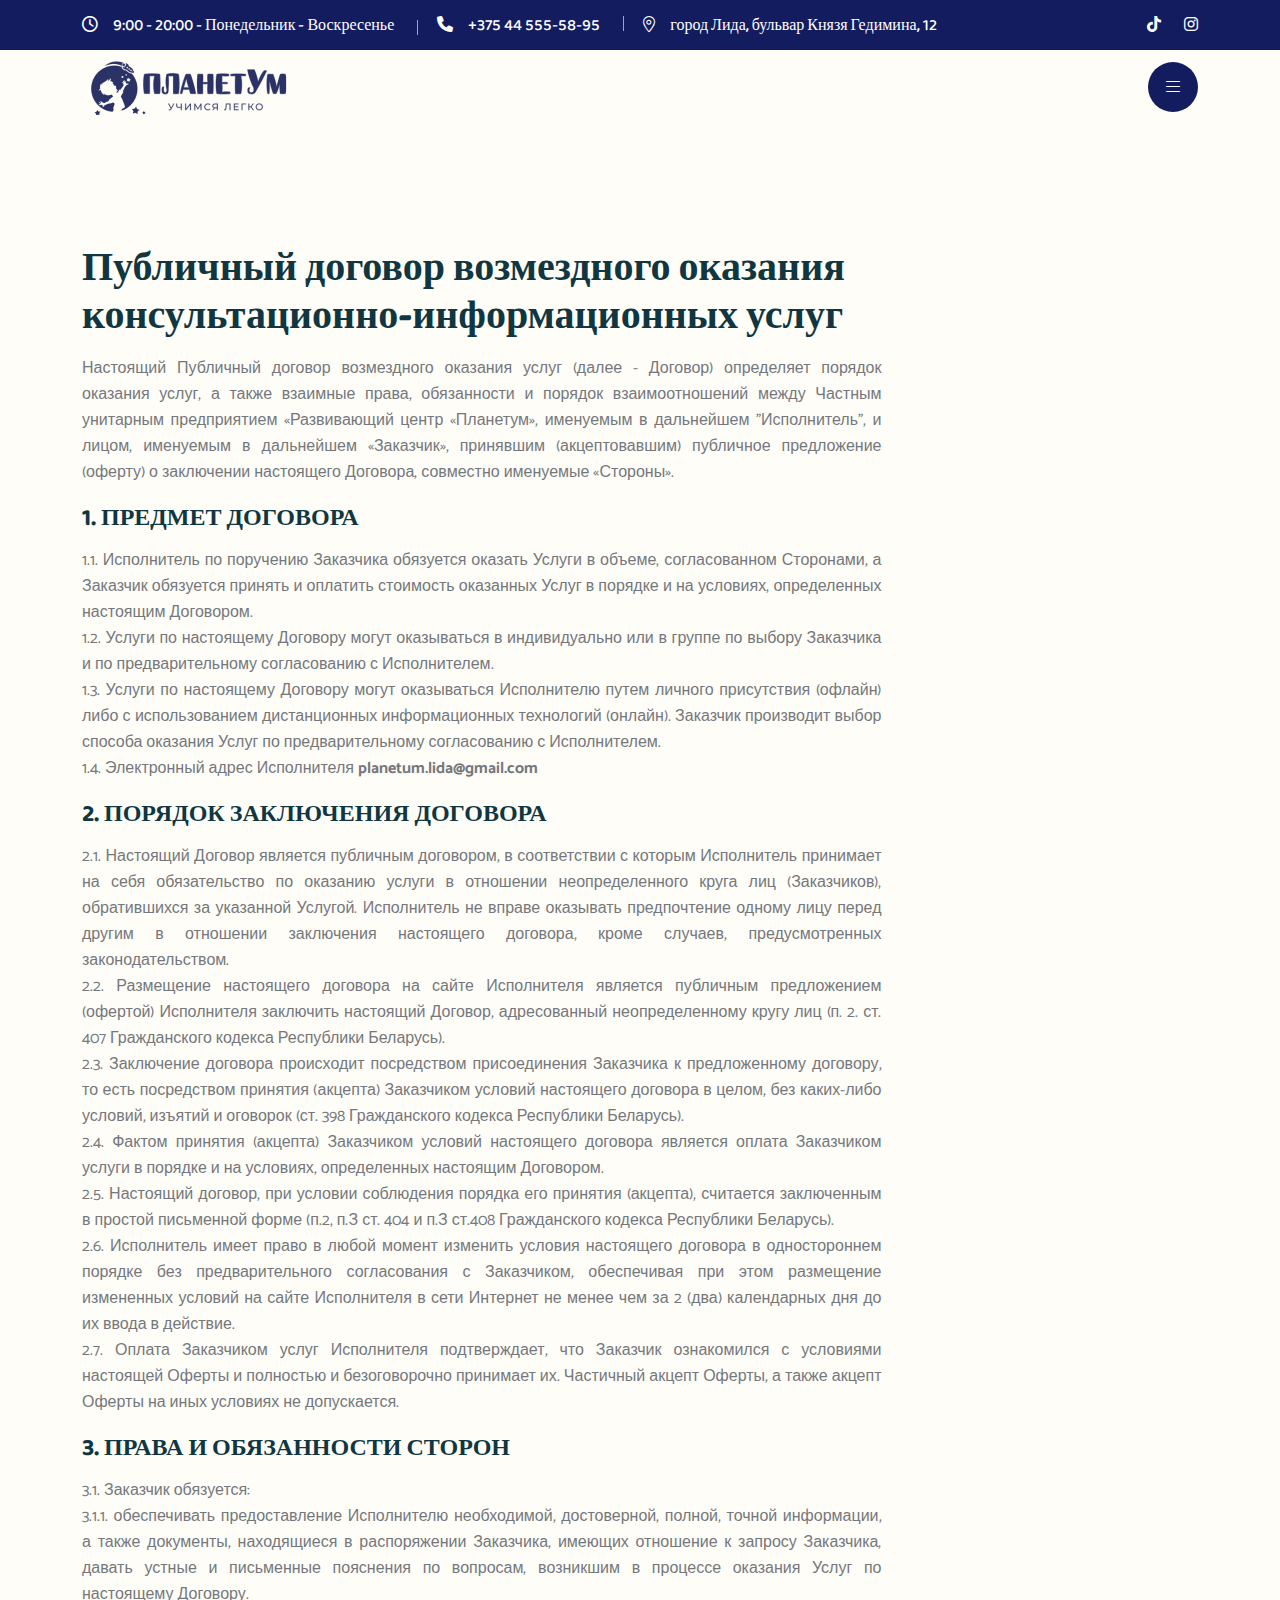
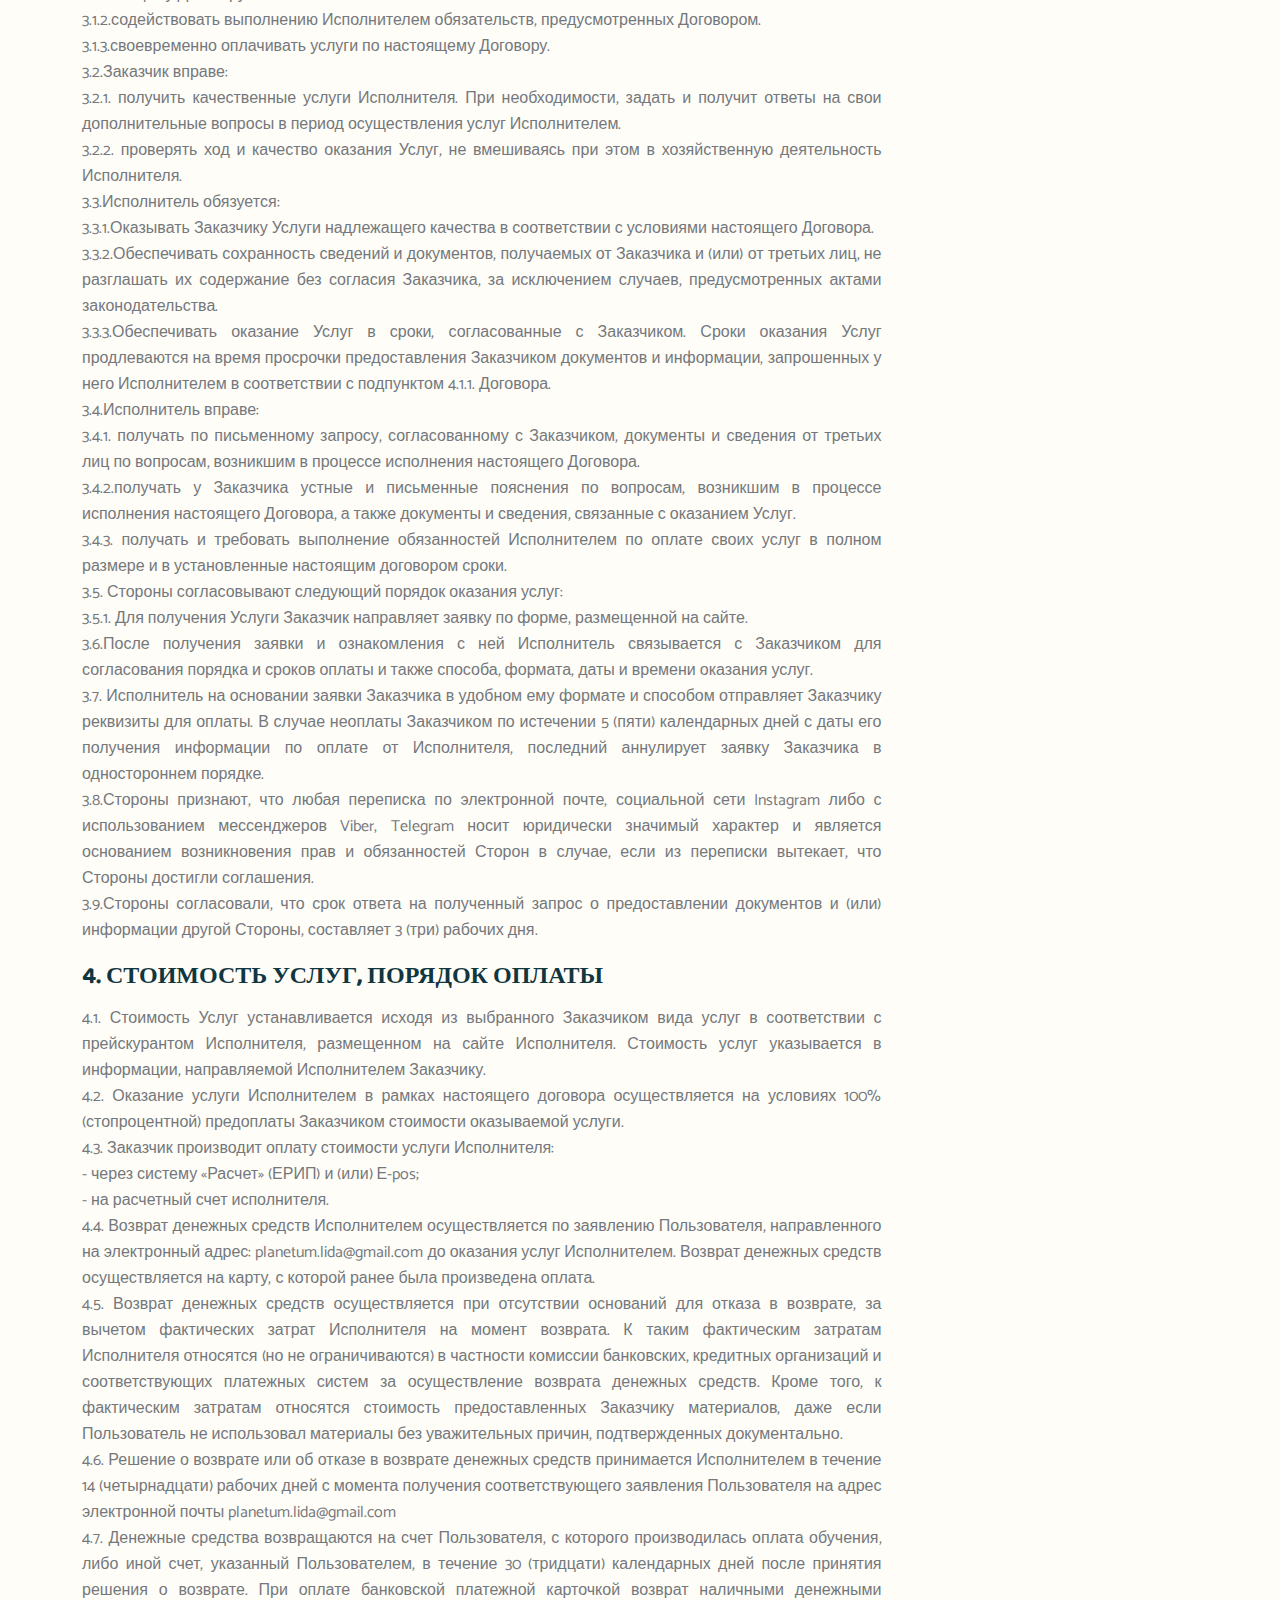
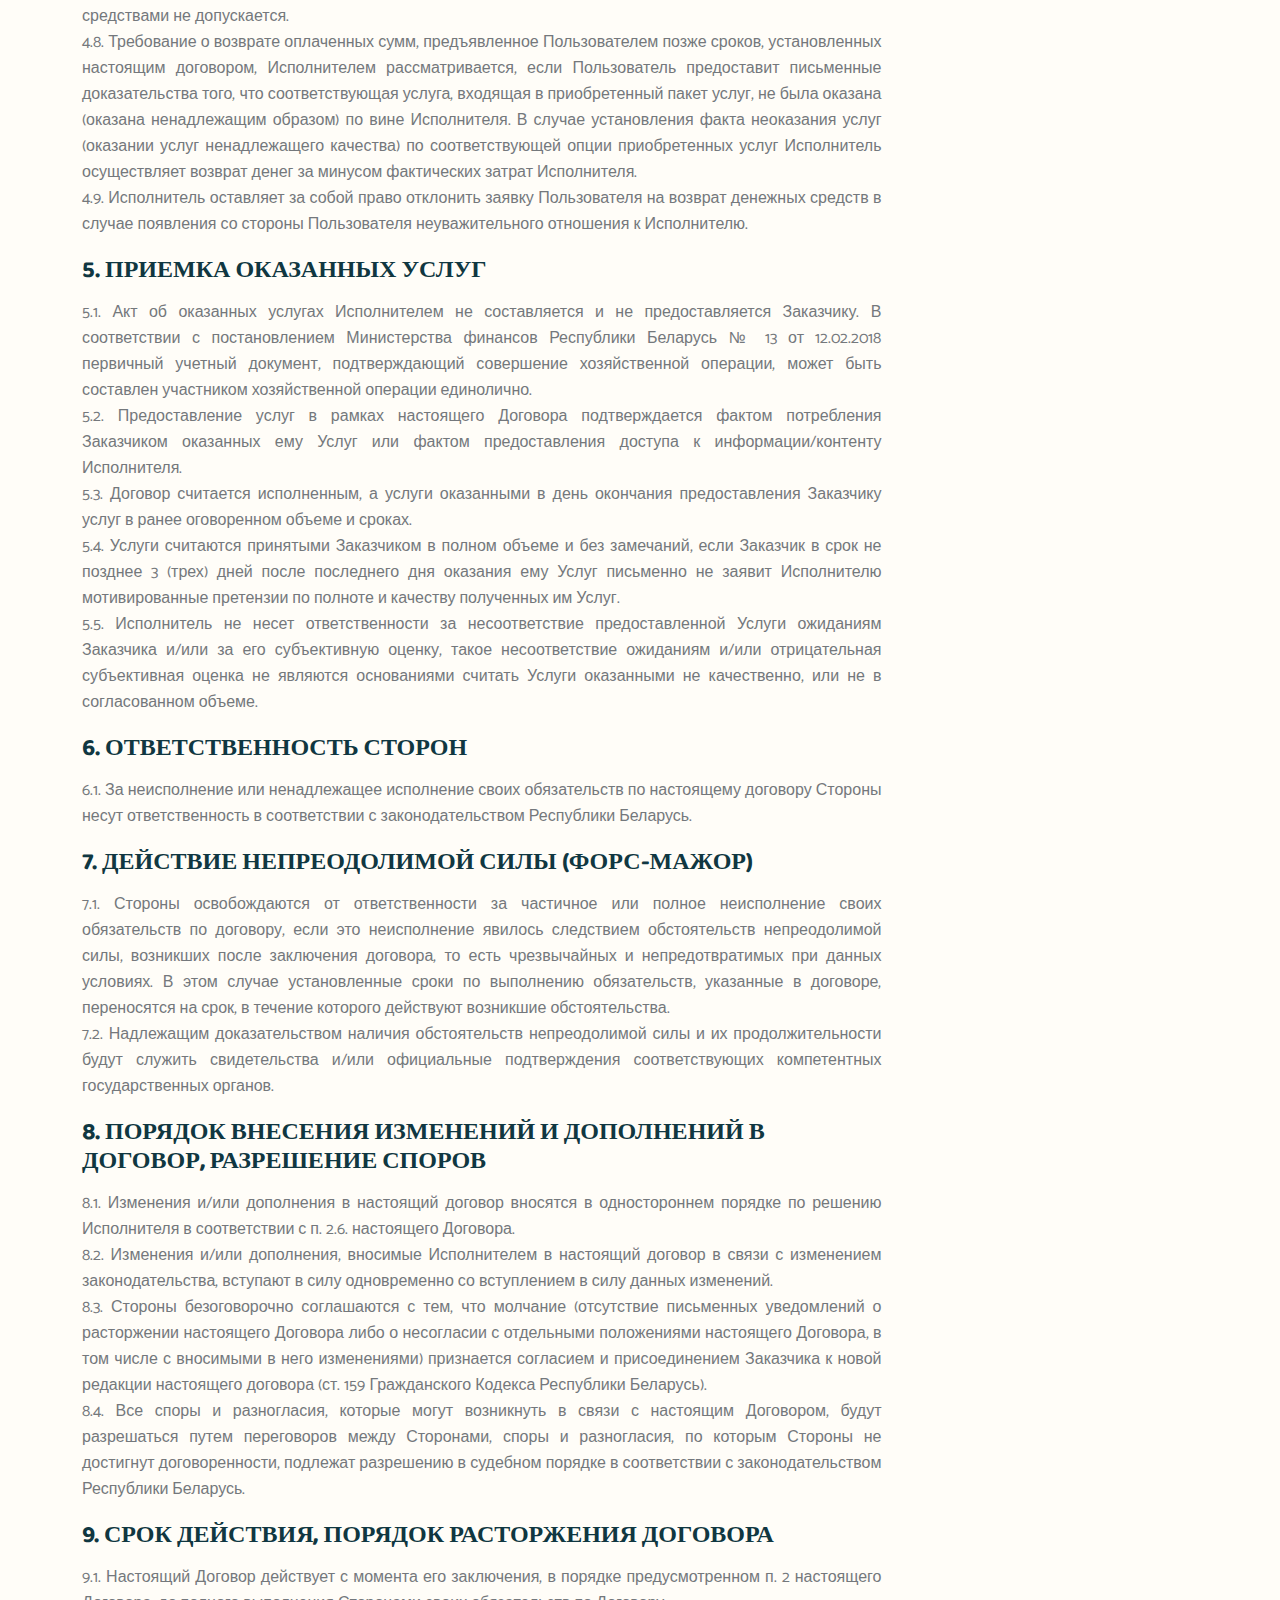
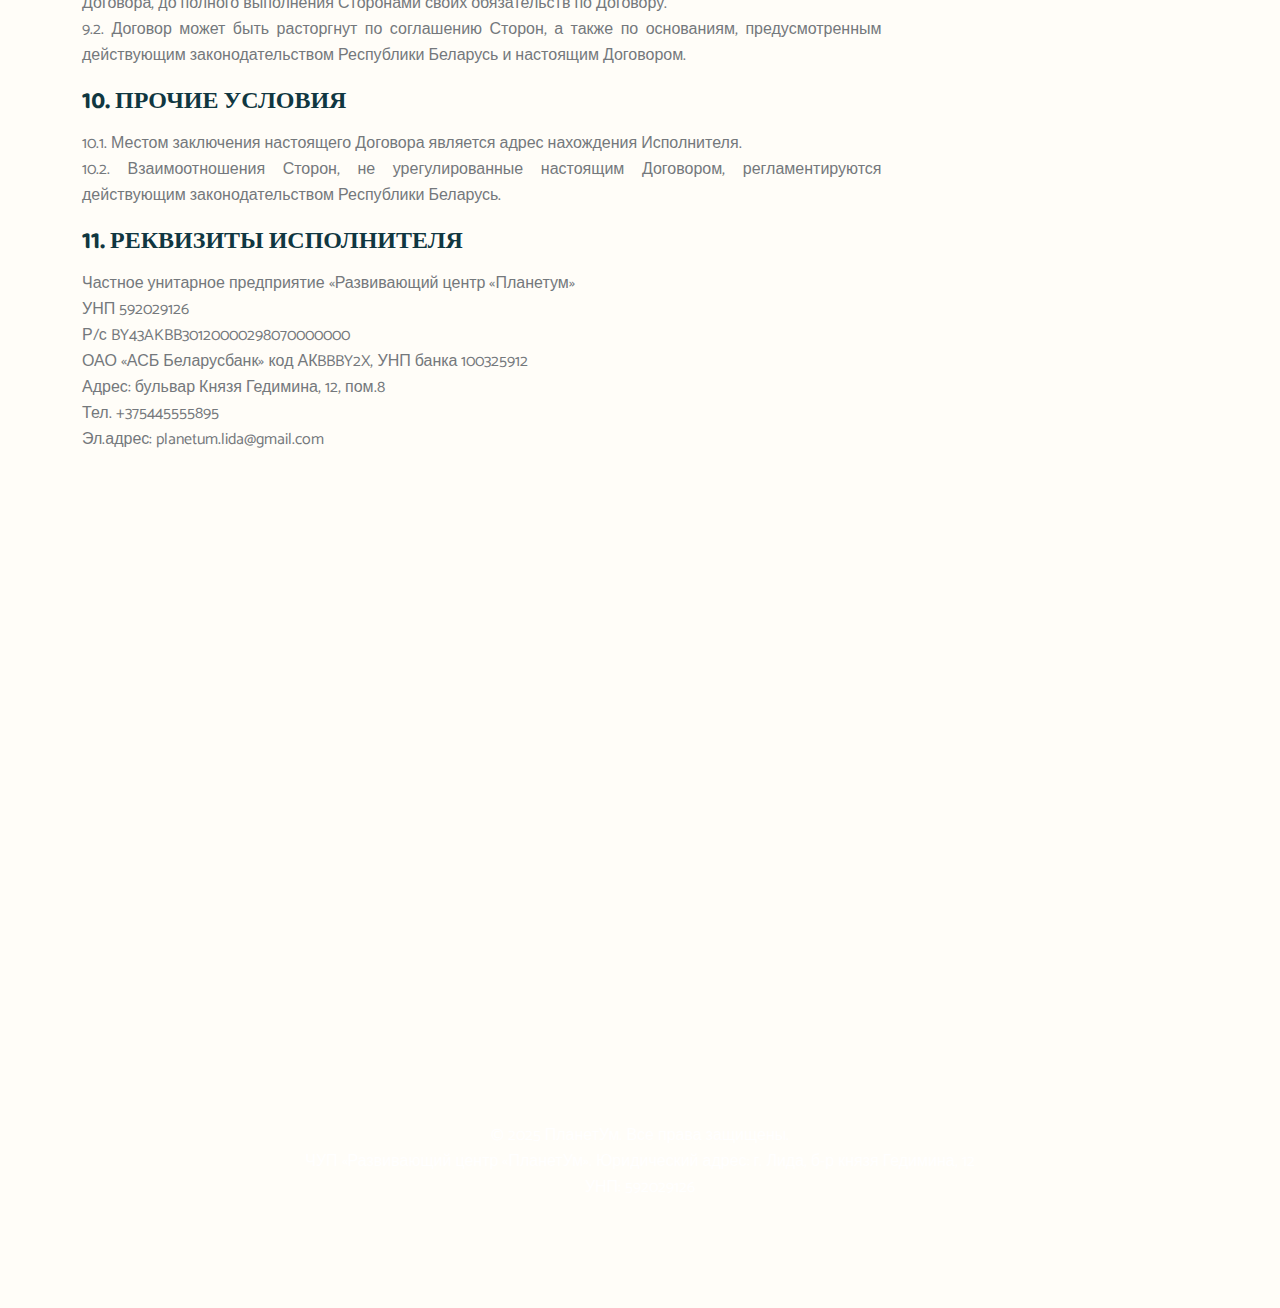
<file: agreement.html>
<!DOCTYPE html>
<html class="no-js" lang="ru">
  <head>
    <meta charset="utf-8" />
    <meta http-equiv="x-ua-compatible" content="ie=edge" />
    <title>Договор оферты | Развивающий центр "ПланетУм"</title>
    <meta name="author" content="Igor Nazarov" />
    <meta
      name="description"
      content="Развивающий центр ПланетУм в Лиде — занятия для детей, современная программа развития, комфортная среда обучения и профессиональные педагоги."
    />
    <meta name="robots" content="INDEX,FOLLOW" />

    <!-- Mobile Specific Metas -->
    <meta
      name="viewport"
      content="width=device-width, initial-scale=1, shrink-to-fit=no"
    />

    <!-- Favicons - Place favicon.ico in the root directory -->
<!-- Favicon -->
<link rel="icon" type="image/svg+xml" href="/favicon.svg">
<link rel="icon" type="image/png" sizes="32x32" href="/favicon-32x32.png">
<link rel="icon" type="image/png" sizes="192x192" href="/android-chrome-192x192.png">
<link rel="apple-touch-icon" href="/apple-touch-icon.png">
<link rel="shortcut icon" href="/favicon.ico">

<!-- Web App Manifest -->
<link rel="manifest" href="/site.webmanifest">

<!-- Цвет темы для мобильных браузеров -->
<meta name="theme-color" content="#ffffff">

    <!--==============================
	    All CSS File
	============================== -->
    <!-- Google Fonts-->
     
        <!-- Resource Hints (Optimization) -->
    <link rel="preconnect" href="https://fonts.googleapis.com">
    <link rel="preconnect" href="https://fonts.gstatic.com" crossorigin>
<link href="https://fonts.googleapis.com/css2?family=Baloo+2:wght@600;700;800&family=Catamaran:wght@400;500;600;700&display=swap" rel="stylesheet">

<!-- Preload LCP Image (Замените путь на ваше первое изображение слайдера) -->
    <link rel="preload" as="image" href="assets/img/hero/h1.jpg">

 <!-- CSS Files -->
    <link rel="stylesheet" href="assets/css/bootstrap.min.css">
<link rel="stylesheet" href="assets/css/fontawesome.min.css">
    <link rel="stylesheet" href="assets/css/magnific-popup.min.css">
    <link rel="stylesheet" href="assets/css/slick.min.css">
<link rel="stylesheet" href="assets/css/style.css">

  </head>

  <body>
    <!--************* Code Start From Here ************* -->

    <!-- Side menu start -->
    <div class="sidemenu-wrapper">
      <div class="sidemenu-content">
        <button class="closeButton sideMenuCls">
          <i class="far fa-times"></i>
        </button>
        <div class="widget footer-widget">
          <div class="vs-widget-about">
            <div class="about-logo">
              <a href="index.html">
                <img src="assets/img/logo.webp" alt="ПланетУм" />
              </a>
            </div>
            <p class="about-text">
              ПланетУм — место, где каждый ребёнок открывает свою собственную
              Вселенную
            </p>
            <div class="multi-social">
              <a href="https://www.instagram.com/planetum_lida" target="_blank"
                ><i class="fa-brands fa-instagram"></i
              ></a>

              <a href="https://www.tiktok.com/@planetum_lida" target="_blank"
                ><i class="fa-brands fa-tiktok"></i
              ></a>
            </div>
          </div>
        </div>

        <div class="widget footer-widget">
          <h3 class="widget_title">Связаться с центром ПланетУм</h3>
          <div class="vs-widget-contact">
            <p class="footer-info">
              <i class="fas fa-map-marker-alt"></i>город Лида, бульвар Князя
              Гедимина, 12
            </p>
            <p class="footer-info">
              <i class="fas fa-envelope"></i
              ><a href="mailto:planetum.lida@gmail.com"
                >planetum.lida@gmail.com</a
              >
            </p>
            <p class="footer-info">
              <i class="fas fa-phone-alt"></i
              ><a href="tel:+375445555895">+375 44 555-58-95</a>
            </p>
          </div>
        </div>
      </div>
    </div>
    <!-- Side menu end -->

    <!--======== Header ========-->
    <header class="vs-header">
      <!--header-top-wrapper start-->
      <div class="header-top-area d-none d-lg-block">
        <div class="container">
          <div class="row align-items-center justify-content-between">
            <div class="col-auto">
              <div class="header-links">
                <ul>
                  <li>
                    <i class="fa-regular fa-clock"></i>9:00 - 20:00 - Понедельник -
                    Воскресенье
                  </li>
                  <li>
                    <i class="fa-solid fa-phone"></i><a href="tel:+375445555895">+375 44 555-58-95</a>
                  </li>
                  <li>
                    <i class="fal fa-map-marker-alt"></i>город Лида, бульвар
                    Князя Гедимина, 12
                  </li>
                </ul>
              </div>
            </div>
            <div class="col-auto">
              <div class="header-social">
                <ul>
                  <li>
                    <a
                      href="https://www.tiktok.com/@planetum_lida"
                      target="_blank"
                      ><i class="fa-brands fa-tiktok"></i
                    ></a>
                  </li>
                  <li>
                    <a
                      href="https://www.instagram.com/planetum_lida"
                      target="_blank"
                      ><i class="fa-brands fa-instagram"></i
                    ></a>
                  </li>
                </ul>
              </div>
            </div>
          </div>
        </div>
      </div>
      <!--header-top-wrapper end-->
      <!--vs-main-menu-wrapper start-->
      <div class="sticky-wrapper">
        <div class="sticky-active">
          <div class="header-menu-area">
            <div class="container position-relative">
              <div class="row gx-20 align-items-center justify-content-between">
                <div class="col-auto">
                  <div class="header-logo">
                    <a href="index.html">
                      <img src="assets/img/logo.webp" alt="Развлекательный центр ПланетУм" />
                    </a>
                  </div>
                </div>
                <div class="col-auto d-none d-xl-block">
                  <div class="header-button">
                    <button type="button" class="sideMenuToggler icon-btn">
                      <i class="fal fa-bars"></i>
                    </button>
                  </div>
                </div>
              </div>
            </div>
          </div>
        </div>
      </div>
      <!--vs-main-menu-wrapper end-->
    </header>
    <!--======== / Header ========-->

  <!--======== Service Section ========-->
    <section class="service-section space">
        <div class="container">
            <div class="row gy-30">
                <div class="col-xl-9 col-lg-8">
                    <div class="service-details">

                        <h2 class="single-title">Публичный договор
возмездного оказания консультационно-информационных услуг
</h2>
                        <div class="service-content">
                            <p>Настоящий Публичный договор возмездного оказания услуг (далее - Договор) определяет порядок оказания услуг, а также взаимные права, обязанности и порядок взаимоотношений между Частным унитарным предприятием «Развивающий центр «Планетум», именуемым в дальнейшем "Исполнитель", и лицом, именуемым в дальнейшем «Заказчик», принявшим (акцептовавшим) публичное предложение (оферту) о заключении настоящего Договора, совместно именуемые «Стороны».</p>
                           

                            <h4 class="h4">1. ПРЕДМЕТ ДОГОВОРА</h4>
                            <p>1.1. Исполнитель по поручению Заказчика обязуется оказать Услуги в объеме, согласованном Сторонами, а Заказчик обязуется принять и оплатить стоимость оказанных Услуг в порядке и на условиях, определенных настоящим Договором.<br>
1.2. Услуги по настоящему Договору могут оказываться в индивидуально или в группе по выбору Заказчика и по предварительному согласованию с Исполнителем.<br>
1.3. Услуги по настоящему Договору могут оказываться Исполнителю путем личного присутствия (офлайн) либо с использованием дистанционных информационных технологий (онлайн). Заказчик производит выбор способа оказания Услуг по предварительному согласованию с Исполнителем.<br>
1.4. Электронный адрес Исполнителя <b>planetum.lida@gmail.com</b>
</p>
  <h4 class="h4">2. ПОРЯДОК ЗАКЛЮЧЕНИЯ ДОГОВОРА</h4>
                            <p>2.1. Настоящий Договор является публичным договором, в соответствии с которым Исполнитель принимает на себя обязательство по оказанию услуги в отношении неопределенного круга лиц (Заказчиков), обратившихся за указанной Услугой. Исполнитель не вправе оказывать предпочтение одному лицу перед другим в отношении заключения настоящего договора, кроме случаев, предусмотренных законодательством.<br>
2.2. Размещение настоящего договора на сайте Исполнителя является публичным предложением (офертой) Исполнителя заключить настоящий Договор, адресованный неопределенному кругу лиц (п. 2. ст. 407 Гражданского кодекса Республики Беларусь).<br>
2.3. Заключение договора происходит посредством присоединения Заказчика к предложенному договору, то есть посредством принятия (акцепта) Заказчиком условий настоящего договора в целом, без каких-либо условий, изъятий и оговорок (ст. 398 Гражданского кодекса Республики Беларусь).<br>
2.4. Фактом принятия (акцепта) Заказчиком условий настоящего договора является оплата Заказчиком услуги в порядке и на условиях, определенных настоящим Договором.<br>
2.5. Настоящий договор, при условии соблюдения порядка его принятия (акцепта), считается заключенным в простой письменной форме (п.2, п.З ст. 404 и п.З ст.408 Гражданского кодекса Республики Беларусь).<br>
2.6. Исполнитель имеет право в любой момент изменить условия настоящего договора в одностороннем порядке без предварительного согласования с Заказчиком, обеспечивая при этом размещение измененных условий на сайте Исполнителя в сети Интернет не менее чем за 2 (два) календарных дня до их ввода в действие.<br>
2.7. Оплата Заказчиком услуг Исполнителя подтверждает, что Заказчик ознакомился с условиями настоящей Оферты и полностью и безоговорочно принимает их. Частичный акцепт Оферты, а также акцепт Оферты на иных условиях не допускается.
</p>
<h4 class="h4">3. ПРАВА И ОБЯЗАННОСТИ СТОРОН</h4>
                            <p>3.1. Заказчик обязуется:<br>
3.1.1. обеспечивать предоставление Исполнителю необходимой, достоверной, полной, точной информации, а также документы, находящиеся в распоряжении Заказчика, имеющих отношение к запросу Заказчика, давать устные и письменные пояснения по вопросам, возникшим в процессе оказания Услуг по настоящему Договору. <br>
3.1.2.содействовать выполнению Исполнителем обязательств, предусмотренных Договором.<br>
3.1.3.своевременно оплачивать услуги по настоящему Договору.<br>
3.2.Заказчик вправе:<br>
3.2.1. получить качественные услуги Исполнителя. При необходимости, задать и получит ответы на свои дополнительные вопросы в период осуществления услуг Исполнителем.<br>
3.2.2. проверять ход и качество оказания Услуг, не вмешиваясь при этом в хозяйственную деятельность Исполнителя.<br>
3.3.Исполнитель обязуется:<br>
3.3.1.Оказывать Заказчику Услуги надлежащего качества в соответствии с условиями настоящего Договора.<br>
3.3.2.Обеспечивать сохранность сведений и документов, получаемых от Заказчика и (или) от третьих лиц, не разглашать их содержание без согласия Заказчика, за исключением случаев, предусмотренных актами законодательства.<br>
3.3.3.Обеспечивать оказание Услуг в сроки, согласованные с Заказчиком. Сроки оказания Услуг продлеваются на время просрочки предоставления Заказчиком документов и информации, запрошенных у него Исполнителем в соответствии с подпунктом 4.1.1. Договора.<br>
3.4.Исполнитель вправе:<br>
3.4.1. получать по письменному запросу, согласованному с Заказчиком, документы и сведения от третьих лиц по вопросам, возникшим в процессе исполнения настоящего Договора.<br>
3.4.2.получать у Заказчика устные и письменные пояснения по вопросам, возникшим в процессе исполнения настоящего Договора, а также документы и сведения, связанные с оказанием Услуг.<br>
3.4.3. получать и требовать выполнение обязанностей Исполнителем по оплате своих услуг в полном размере и в установленные настоящим договором сроки.<br>
3.5. Стороны согласовывают следующий порядок оказания услуг:<br>
3.5.1. Для получения Услуги Заказчик направляет заявку по форме, размещенной на сайте.<br>
3.6.После получения заявки и ознакомления с ней Исполнитель связывается с Заказчиком для согласования порядка и сроков оплаты и также способа, формата, даты и времени оказания услуг.<br>
3.7. Исполнитель на основании заявки Заказчика в удобном ему формате и способом отправляет Заказчику реквизиты для оплаты. В случае неоплаты Заказчиком по истечении 5 (пяти) календарных дней с даты его получения информации по оплате от Исполнителя, последний  аннулирует заявку Заказчика в одностороннем порядке.<br>
3.8.Стороны признают, что любая переписка по электронной почте, социальной сети Instagram либо с использованием мессенджеров Viber, Telegram носит юридически значимый характер и является основанием возникновения прав и обязанностей Сторон в случае, если из переписки вытекает, что Стороны достигли соглашения.<br>
3.9.Стороны согласовали, что срок ответа на полученный запрос о предоставлении документов и (или) информации другой Стороны, составляет 3 (три) рабочих дня.
</p>
<h4 class="h4">4. СТОИМОСТЬ УСЛУГ, ПОРЯДОК ОПЛАТЫ</h4>
<p>4.1. Стоимость Услуг устанавливается исходя из выбранного Заказчиком вида услуг в соответствии с прейскурантом Исполнителя, размещенном на сайте Исполнителя. 
Стоимость услуг указывается в информации, направляемой Исполнителем Заказчику.<br>
4.2. Оказание услуги Исполнителем в рамках настоящего договора осуществляется на условиях 100% (стопроцентной) предоплаты Заказчиком стоимости оказываемой услуги.<br>
4.3. Заказчик производит оплату стоимости услуги Исполнителя:<br>
- через систему «Расчет» (ЕРИП) и (или) Е-pos;<br>
- на расчетный счет исполнителя.<br>
4.4. Возврат денежных средств Исполнителем осуществляется по заявлению Пользователя, направленного на электронный адрес: planetum.lida@gmail.com до оказания услуг Исполнителем. Возврат денежных средств осуществляется на карту, с которой ранее была произведена оплата. <br>
4.5. Возврат денежных средств осуществляется при отсутствии оснований для отказа в возврате, за вычетом фактических затрат Исполнителя на момент возврата. К таким фактическим затратам Исполнителя относятся (но не ограничиваются) в частности комиссии банковских, кредитных организаций и соответствующих платежных систем за осуществление возврата денежных средств. 
Кроме того, к фактическим затратам относятся стоимость предоставленных Заказчику  материалов, даже если Пользователь не использовал материалы без уважительных причин, подтвержденных документально.<br>
4.6. Решение о возврате или об отказе в возврате денежных средств принимается Исполнителем в течение 14 (четырнадцати) рабочих дней с момента получения соответствующего заявления Пользователя на адрес электронной почты planetum.lida@gmail.com<br>
4.7. Денежные средства возвращаются на счет Пользователя, с которого производилась оплата обучения, либо иной счет, указанный Пользователем, в течение 30 (тридцати) календарных дней после принятия решения о возврате. При оплате банковской платежной карточкой возврат наличными денежными средствами не допускается.<br>
4.8. Требование о возврате оплаченных сумм, предъявленное Пользователем позже сроков, установленных настоящим договором, Исполнителем рассматривается, если Пользователь предоставит письменные доказательства того, что соответствующая услуга, входящая в приобретенный пакет услуг, не была оказана (оказана ненадлежащим образом) по вине Исполнителя.
В случае установления факта неоказания услуг (оказании услуг ненадлежащего качества) по соответствующей опции приобретенных услуг Исполнитель осуществляет возврат денег за минусом фактических затрат Исполнителя.<br>
4.9. Исполнитель оставляет за собой право отклонить заявку Пользователя на возврат денежных средств в случае появления со стороны Пользователя неуважительного отношения к Исполнителю.
</p>
<h4 class="h4">5. ПРИЕМКА ОКАЗАННЫХ УСЛУГ</h4>
<p>5.1. Акт об оказанных услугах Исполнителем не составляется и не предоставляется Заказчику. В соответствии с постановлением Министерства финансов Республики Беларусь № 13 от 12.02.2018 первичный учетный документ, подтверждающий совершение хозяйственной операции, может быть составлен участником хозяйственной операции единолично.<br>
5.2. Предоставление услуг в рамках настоящего Договора подтверждается фактом потребления Заказчиком оказанных ему Услуг или фактом предоставления доступа к информации/контенту Исполнителя.<br>
5.3. Договор считается исполненным, а услуги оказанными в день окончания предоставления Заказчику услуг в ранее оговоренном объеме и сроках.<br>
5.4. Услуги считаются принятыми Заказчиком в полном объеме и без замечаний, если Заказчик в срок не позднее 3 (трех) дней после последнего дня оказания ему Услуг письменно не заявит Исполнителю мотивированные претензии по полноте  и качеству полученных им  Услуг.<br>
5.5. Исполнитель не несет ответственности за несоответствие предоставленной Услуги ожиданиям Заказчика и/или за его субъективную оценку, такое несоответствие ожиданиям и/или отрицательная субъективная оценка не являются основаниями считать Услуги оказанными не качественно, или не в согласованном объеме.
</p>
<h4 class="h4">6. ОТВЕТСТВЕННОСТЬ СТОРОН</h4>
<p>6.1. За неисполнение или ненадлежащее исполнение своих обязательств по настоящему договору Стороны несут ответственность в соответствии с законодательством Республики Беларусь.</p>
<h4 class="h4">7. ДЕЙСТВИЕ НЕПРЕОДОЛИМОЙ СИЛЫ (ФОРС-МАЖОР)</h4>
<p> 7.1. Стороны освобождаются от ответственности за частичное или полное неисполнение своих обязательств по договору, если это неисполнение явилось следствием обстоятельств непреодолимой силы, возникших после заключения договора, то есть чрезвычайных и непредотвратимых при данных условиях. В этом случае установленные сроки по выполнению обязательств, указанные в договоре, переносятся на срок, в течение которого действуют возникшие обстоятельства.<br>
7.2. Надлежащим доказательством наличия обстоятельств непреодолимой силы и их продолжительности будут служить свидетельства и/или официальные подтверждения соответствующих компетентных государственных органов.
</p>
<h4 class="h4">8. ПОРЯДОК ВНЕСЕНИЯ ИЗМЕНЕНИЙ И ДОПОЛНЕНИЙ В ДОГОВОР, РАЗРЕШЕНИЕ СПОРОВ</h4>
<p>8.1. Изменения и/или дополнения в настоящий договор вносятся в одностороннем порядке по решению Исполнителя в соответствии с п. 2.6. настоящего Договора.<br>
8.2. Изменения и/или дополнения, вносимые Исполнителем в настоящий договор в связи с изменением законодательства, вступают в силу одновременно со вступлением в силу данных изменений.<br>
8.3. Стороны безоговорочно соглашаются с тем, что молчание (отсутствие письменных уведомлений о расторжении настоящего Договора либо о несогласии с отдельными положениями настоящего Договора, в том числе с вносимыми в него изменениями) признается согласием и присоединением Заказчика к новой редакции настоящего договора (ст. 159 Гражданского Кодекса Республики Беларусь).<br>
8.4. Все споры и разногласия, которые могут возникнуть в связи с настоящим Договором, будут разрешаться путем переговоров между Сторонами, споры и разногласия, по которым Стороны не достигнут договоренности, подлежат разрешению в судебном порядке в соответствии с законодательством Республики Беларусь.
</p>
<h4 class="h4">9. СРОК ДЕЙСТВИЯ, ПОРЯДОК РАСТОРЖЕНИЯ ДОГОВОРА</h4>
<p> 9.1. Настоящий Договор действует с момента его заключения, в порядке предусмотренном п. 2 настоящего Договора, до полного выполнения Сторонами своих обязательств по Договору.<br>
9.2. Договор может быть расторгнут по соглашению Сторон, а также по основаниям, предусмотренным действующим законодательством Республики Беларусь и настоящим Договором.
</p>
<h4 class="h4">10. ПРОЧИЕ УСЛОВИЯ</h4>
<p>10.1. Местом заключения настоящего Договора является адрес нахождения Исполнителя.<br>
10.2. Взаимоотношения Сторон, не урегулированные настоящим Договором, регламентируются действующим законодательством Республики Беларусь.
</p>
<h4 class="h4">
11. РЕКВИЗИТЫ ИСПОЛНИТЕЛЯ
</h4>
<p> Частное унитарное предприятие «Развивающий центр «Планетум»<br>
УНП 592029126<br>
Р/с BY43AKBB30120000298070000000<br>
ОАО «АСБ Беларусбанк» код АКBBBY2X, УНП банка 100325912 <br>
Адрес: бульвар Князя Гедимина, 12, пом.8<br>
Тел. +375445555895<br>
Эл.адрес: planetum.lida@gmail.com<br>
</p>
                        </div>
                    </div> <!-- / service details -->
                </div> <!-- / col-8 end -->

            </div>
        </div>
    </section>
    <!--======== / Service Section ========-->


    <!--==============================
	Footer Area
	==============================-->

      <footer
      class="footer-wrapper footer-layout3"
   data-bg-src="assets/img/bg/error-bg.jpg" 
    >
      <div class="widget-area">
        <div class="container">
          <div class="row justify-content-between">
            <!-- About Widget-->
            <div
              class="col-xl-auto col-md-6 wow fadeInUp"
              data-wow-delay="0.1s"
            >
              <div class="widget footer-widget">
                <div class="vs-widget-about">
                  <div class="about-logo">
                    <a href="index.html">
                      <img
                        src="assets/img/logo-l.webp"
                        alt="Развивающий центр ПланетУм"
                      />
                    </a>
                  </div>
                  <p class="about-text">
                    ПланетУм — место, где каждый ребёнок открывает свою
                    собственную Вселенную
                  </p>
                  <div class="multi-social">
                    <a
                      href="https://www.instagram.com/planetum_lida"
                      target="_blank"
                      ><i class="fa-brands fa-instagram"></i
                    ></a>

                    <a
                      href="https://www.tiktok.com/@planetum_lida"
                      target="_blank"
                      ><i class="fa-brands fa-tiktok"></i
                    ></a>
                  </div>
                </div>
              </div>
            </div>

                    <!-- Footer Widget-->
                    <div class="col-xl-auto col-md-6 wow fadeInUp" data-wow-delay="0.1s">
                        <div class="widget footer-widget widget_nav_menu">
                            <h4 class="widget_title">Полезные ссылки</h4>
                            <ul class="menu">
                                <li><a href="/agreement.html">Договор оферты</a></li>
                                <li><a href="/Privacy.html">Политика Конфиденциальности</a></li>
                            </ul>
                        </div>
                    </div>

            <!-- Footer Widget -->
            <div
              class="col-xl-auto col-md-6 wow fadeInUp"
              data-wow-delay="0.1s"
            >
              <div class="widget footer-widget">
                <h3 class="widget_title">Координаты ПланетУм</h3>
                <div class="vs-widget-contact">
                  <p class="footer-info">
                    <i class="fas fa-map-marker-alt"></i>город Лида, бульвар
                    Князя Гедимина, 12
                  </p>
                  <p class="footer-info">
                    <i class="fas fa-envelope"></i
                    ><a href="mailto:planetum.lida@gmail.com"
                      >planetum.lida@gmail.com</a
                    >
                  </p>
                  <p class="footer-info">
                    <i class="fas fa-phone-alt"></i
                    ><a href="tel:+375445555895">+375 44 555-58-95</a>
                  </p>
                                    <p class="footer-info">
                   <i class="fa-brands fa-yandex"></i><a                       href="https://yandex.by/maps/org/detskiy_razvivayushchiy_tsentr_planetum/212554798533"
                      target="_blank"
                      rel="noopener noreferrer"
                      style="color: inherit; text-decoration: none"
                    >Мы на Яндекс Картах</a>
                  </p>
                  <p class="footer-info">
                   <i class="fa-brands fa-google"></i><a                       href="https://maps.app.goo.gl/7H2TxgDtWtEGD59a7"
                      target="_blank"
                      rel="noopener noreferrer"
                      style="color: inherit; text-decoration: none"
                    >Мы на Гугл Картах</a>
                  </p>
                </div>
              </div>
            </div>
          </div>
        </div>
            <div class="footer-copyright">
    
       
          <p   class="copyright ">
            &copy; 2025 ПланетУм. Все права защищены.<br />
            ЧУП «Развивающий центр «ПланетУм». Юридический адрес: г. Лида, б-р
            князя Гедимина, 12<br />
            УНП: 592029126
          </p>
        </div>
      </div>

    
      <div
        class="shape-mockup movingX d-none d-hd-block"
        data-top="7%"
        data-left="5%"
      >
        <img src="assets/img/icon/f-i-3-1.png" alt="shapes" />
      </div>
      <div
        class="shape-mockup movingX-reverse d-none d-hd-block"
        data-top="62%"
        data-left="10%"
      >
        <img src="assets/img/icon/f-i-3-2.png" alt="shapes" />
      </div>
      <div
        class="shape-mockup rotate d-none d-hd-block"
        data-top="69%"
        data-left="32%"
      >
        <img src="assets/img/icon/f-i-3-3.png" alt="shapes" />
      </div>
      <div
        class="shape-mockup movingX d-none d-hd-block"
        data-top="3%"
        data-left="46%"
      >
        <img src="assets/img/icon/f-i-3-4.png" alt="shapes" />
      </div>
      <div
        class="shape-mockup movingX-reverse d-none d-hd-block"
        data-top="18%"
        data-right="3%"
      >
        <img src="assets/img/icon/f-i-3-5.png" alt="shapes" />
      </div>
      <div
        class="shape-mockup movingX d-none d-hd-block"
        data-top="62%"
        data-right="6%"
      >
        <img src="assets/img/icon/f-i-3-6.png" alt="shapes" />
      </div>
    </footer>

    <!--********************************
			Code End  Here 
	******************************** -->

    <!-- Scroll To Top -->
    <a href="#" class="scrollToTop scroll-btn"
      ><i class="far fa-arrow-up"></i
    ></a>
    <!--==============================
        All Js File
    ============================== -->
     <script src="assets/js/jquery-3.5.0.min.js"></script>
    <script src="assets/js/slick.min.js" defer></script>
    <script src="assets/js/bootstrap.min.js" defer></script>
    <script src="assets/js/jquery.magnific-popup.min.js" defer></script>
    <script src="assets/js/imagesloaded.pkgd.min.js" defer></script>
    <script src="assets/js/isotope.pkgd.min.js" defer></script>
    <script src="assets/js/jquery.counterup.min.js" defer></script>
    <script src="assets/js/parallax.min.js" defer></script>
    <script src="assets/js/vscustom-carousel.min.js" defer></script>
    <script src="assets/js/jquery-ui.min.js" defer></script>
    <script src="assets/js/wow.min.js" defer></script>
    <script src="assets/js/main.js" defer></script>

  </body>
</html>
</file>
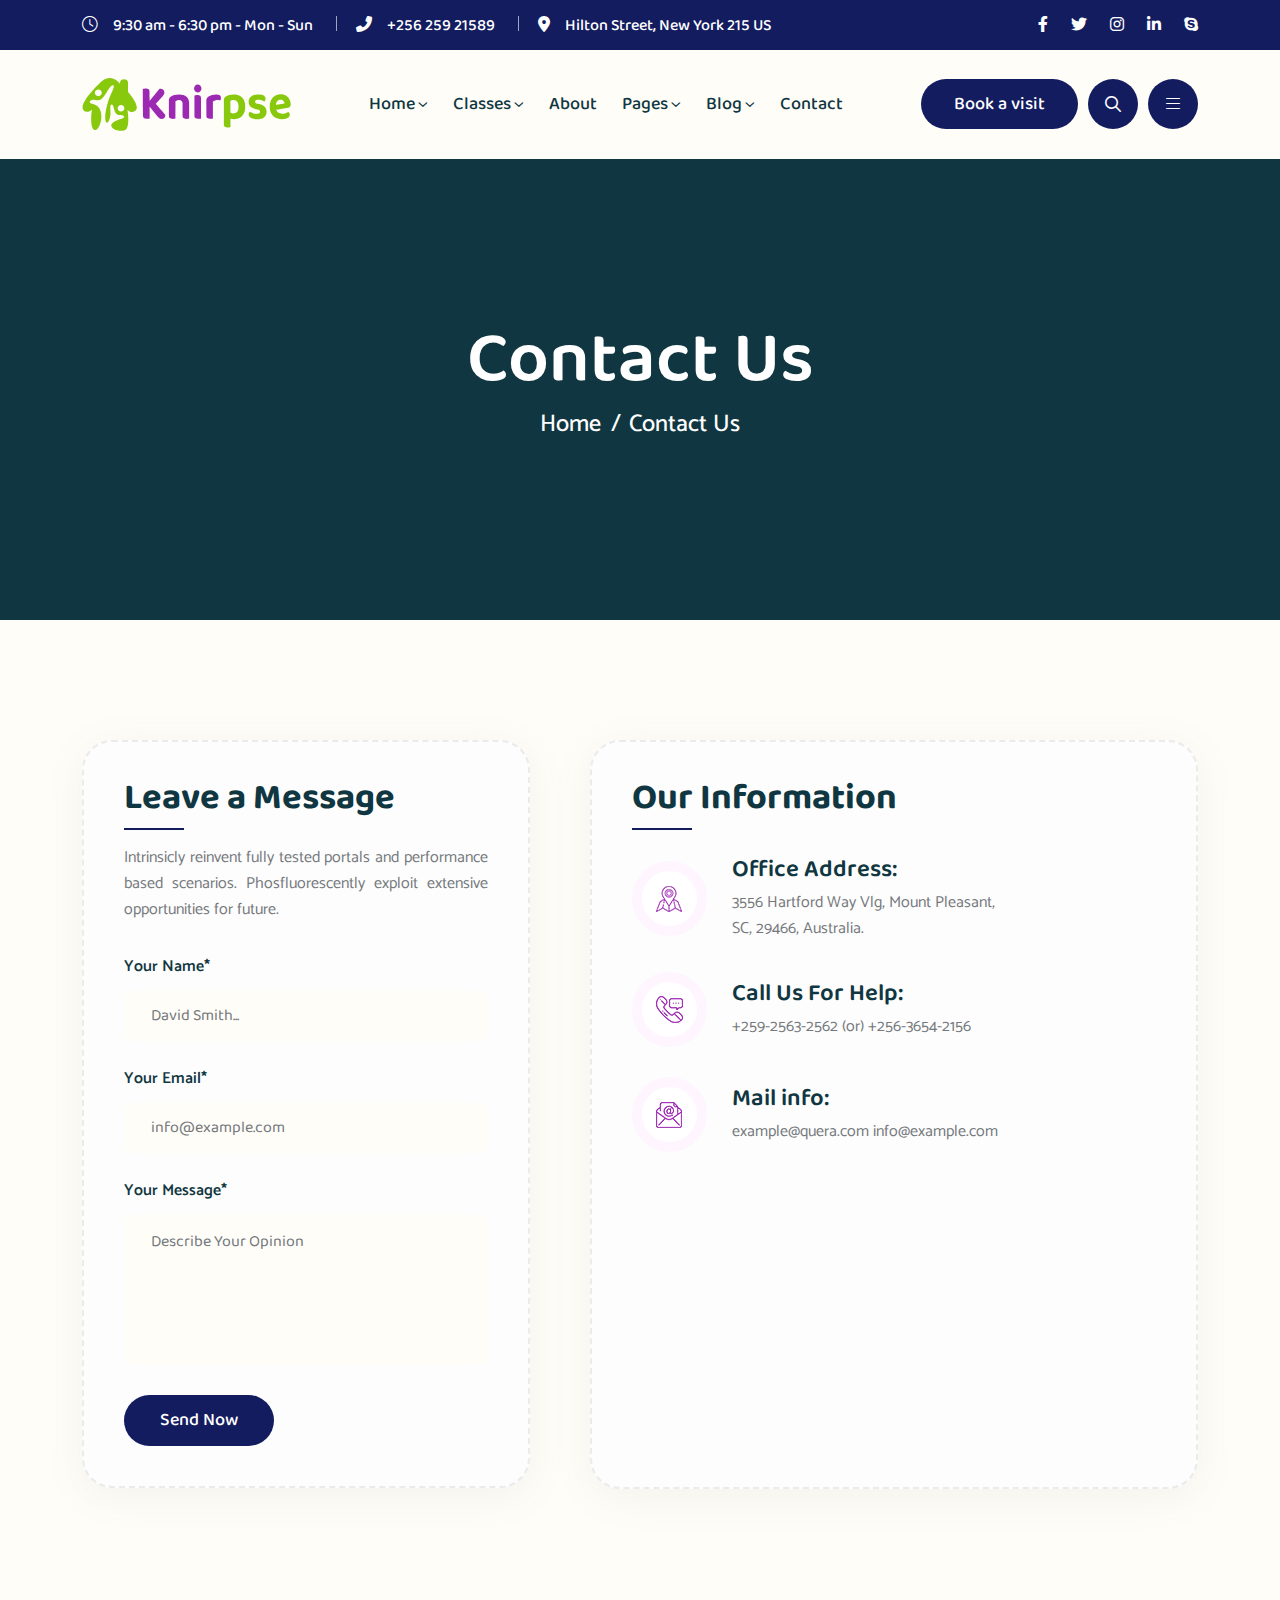
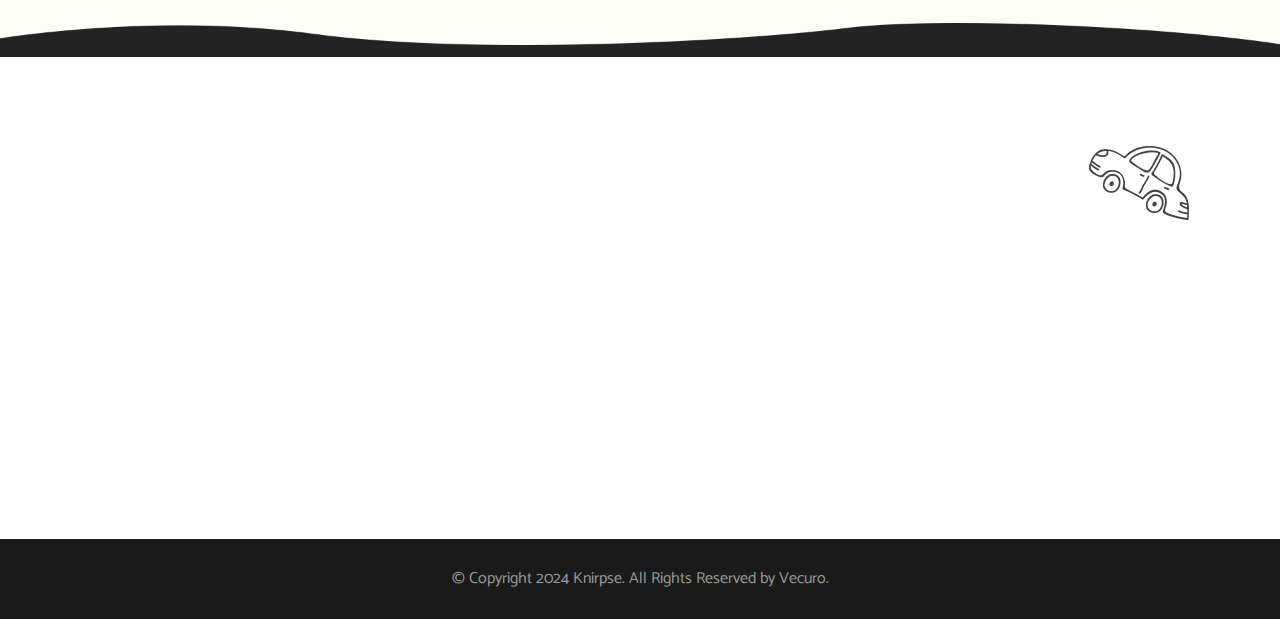
<file: contact.html>
<!doctype html>
<html class="no-js" lang="zxx">

<head>
    <meta charset="utf-8">
    <meta http-equiv="x-ua-compatible" content="ie=edge">
    <title>Knirpse - Kindergarten & Baby Care Template</title>
    <meta name="author" content="vecuro_themes">
    <meta name="description" content="Knirpse - Kindergarten & Baby Care Template">
    <meta name="keywords" content="Knirpse - Kindergarten & Baby Care Template" >
    <meta name="robots" content="INDEX,FOLLOW">

    <!-- Mobile Specific Metas -->
    <meta name="viewport" content="width=device-width, initial-scale=1, shrink-to-fit=no">

    <!-- Favicons - Place favicon.ico in the root directory -->
    <link rel="shortcut icon" href="assets/img/favicon.ico" type="image/x-icon">
    <link rel="icon" href="assets/img/favicon.ico" type="image/x-icon">

    <!--==============================
	    All CSS File
	============================== -->
    <!-- Google Fonts-->
    <link href="https://fonts.googleapis.com/css2?family=Baloo+2:wght@400;500;600;700;800&family=Catamaran:wght@100;200;300;400;500;600;700;800;900&display=swap" rel="stylesheet">
    <!-- Bootstrap -->
    <link rel="stylesheet" href="assets/css/bootstrap.min.css">
    <!-- Fontawesome Icon -->
    <link rel="stylesheet" href="assets/css/fontawesome.min.css">
    <!-- Magnific Popup -->
    <link rel="stylesheet" href="assets/css/magnific-popup.min.css">
    <!-- Slick Slider -->
    <link rel="stylesheet" href="assets/css/slick.min.css">
    <!-- Theme Custom CSS -->
    <link rel="stylesheet" href="assets/css/style.css">

</head>

<body>


   
    <div class="popup-search-box d-none d-lg-block  ">
        <button class="searchClose border-theme text-theme"><i class="fal fa-times"></i></button>
        <form action="#">
            <input type="text" class="border-theme" placeholder="What are you looking for">
            <button type="submit"><i class="fal fa-search"></i></button>
        </form>
    </div>

    <!-- Side menu start -->
    <div class="sidemenu-wrapper">
        <div class="sidemenu-content">
            <button class="closeButton sideMenuCls"><i class="far fa-times"></i></button>
            <div class="widget footer-widget">
                <div class="vs-widget-about">
                    <div class="about-logo">
                        <a href="index.html">
                            <img src="assets/img/logo.svg" alt="Knirpse">
                        </a>
                    </div>
                    <p class="about-text">Eiusmod tempor incididunt ut labore et dolore magna aliqua. Quis ipsum ultrice gravida isus commodo viverra.</p>
                    <div class="multi-social">
                        <a href="#"><i class="fab fa-facebook-f"></i></a>
                        <a href="#"><i class="fab fa-twitter"></i></a>
                        <a href="#"><i class="fab fa-pinterest-p"></i></a>
                        <a href="#"><i class="fab fa-linkedin-in"></i></a>
                    </div>
                </div>
            </div>

            <div class="widget footer-widget">
                <h3 class="widget_title">Contact Us</h3>
                <div class="vs-widget-contact">
                    <p class="footer-info"><i class="fas fa-map-marker-alt"></i>256 Lonely Street Ave, Brooklyn CA, United State</p>
                    <p class="footer-info"><i class="fas fa-envelope"></i><a href="mailto:info@Knirpseteam.com">info@Knirpseteam.com</a></p>
                    <p class="footer-info"><i class="fas fa-phone-alt"></i><a href="tel:+25631562156236">+256 (3156) 2156 236</a></p>
                </div>
            </div>

            <div class="widget footer-widget">
                <h4 class="widget_title">News Feed</h4>
                <div class="recent-post-wrap">
                    <div class="recent-post">
                        <div class="media-img">
                            <a href="blog-details.html"><img src="assets/img/blog/blog-thumb-1.jpg" alt="Blog Image"></a>
                        </div>
                        <div class="media-body">
                            <div class="recent-post-meta"><a href="blog.html"><i class="fal fa-calendar-alt"></i> 25th March, 2024</a></div>
                            <h4 class="post-title"><a href="blog-details.html">User’s Pepare Using Story Guide Yes</a></h4>
                        </div>
                    </div>
                    <div class="recent-post">
                        <div class="media-img">
                            <a href="blog-details.html"><img src="assets/img/blog/blog-thumb-2.jpg" alt="Blog Image"></a>
                        </div>
                        <div class="media-body">
                            <div class="recent-post-meta"><a href="blog.html"><i class="fal fa-calendar-alt"></i> 25th March, 2024</a></div>
                            <h4 class="post-title"><a href="blog-details.html">How to prepare child for examination</a></h4>
                        </div>
                    </div>
                </div>
            </div>
        </div>
    </div>
    <!-- Side menu end -->
    <!--vs-mobile-menu start-->
    <div class="vs-menu-wrapper">
        <div class="vs-menu-area">
            <button class="vs-menu-toggle"><i class="fal fa-times"></i></button>
            <div class="mobile-logo">
                <a href="index.html"><img src="assets/img/logo.svg" alt="Knirpse"></a>
            </div>
            <div class="vs-mobile-menu">
                <ul>
                    <li class="menu-item-has-children">
                        <a href="index.html">Home</a>
                        <ul class="sub-menu">
                            <li><a href="index.html">Home One</a></li>
                            <li><a href="index-2.html">Home Two</a></li>
                            <li><a href="index-3.html">Home Three</a></li>
                            <li><a href="index-4.html">Home Four</a></li>
                            <li><a href="index-5.html">Home Five</a></li>
                        </ul>
                    </li>
                    <li class="menu-item-has-children">
                        <a href="#">Classes</a>
                        <ul class="sub-menu">
                            <li><a href="classes.html">Classes</a></li>
                            <li><a href="class-details.html">Class Details</a></li>
                        </ul>
                    </li>
                    <li><a href="about.html">About</a></li>
                    <li class="menu-item-has-children">
                        <a href="#">Pages</a>
                        <ul class="sub-menu">
                            <li><a href="event.html">Event</a></li>
                            <li><a href="event-details.html">Event Details</a></li>
                            <li><a href="gallery.html">Gallery</a></li>
                            <li><a href="team-details.html">Team Details</a></li>
                            <li><a href="service.html">Services</a></li>
                            <li><a href="service-details.html">Services Details</a></li>
                            <li><a href="shop.html">Shop</a></li>
                            <li><a href="shop-with-sidebar.html">Shop Sidebar</a></li>
                            <li><a href="shop-details.html">Shop Details</a></li>
                            <li><a href="cart.html">Shopping Cart</a></li>
                            <li><a href="checkout.html">Checkout</a></li>
                            <li><a href="wishlist.html">Wishlist</a></li>
                            <li><a href="error.html">Error Page</a></li>
                        </ul>
                    </li>
                    <li class="menu-item-has-children">
                        <a href="#">Blog</a>
                        <ul class="sub-menu">
                            <li><a href="blog.html">Blog</a></li>
                            <li><a href="blog-details.html">Blog Details</a></li>
                        </ul>
                    </li>
                    <li>
                        <a href="contact.html">Contact</a>
                    </li>
                </ul>
            </div><!-- Menu Will Append With Javascript -->
        </div>
    </div>
    <!--vs-mobile-menu end-->

    <!--======== Header ========-->
    <header class="vs-header">
        <!--header-top-wrapper start-->
        <div class="header-top-area d-none d-lg-block">
            <div class="container">
                <div class="row align-items-center justify-content-between">
                    <div class="col-auto">
                        <div class="header-links">
                            <ul>
                                <li><i class="fal fa-clock"></i>9:30 am - 6:30 pm - Mon - Sun</li>
                                <li><i class="fas fa-phone-alt"></i><a href="tel:+25625921589">+256 259 21589</a></li>
                                <li><i class="fas fa-map-marker-alt"></i>Hilton Street, New York 215 US</li>
                            </ul>
                        </div>
                    </div>
                    <div class="col-auto">
                        <div class="header-social">
                            <ul>
                                <li><a href="#"><i class="fab fa-facebook-f"></i></a></li>
                                <li><a href="#"><i class="fab fa-twitter"></i></a></li>
                                <li><a href="#"><i class="fab fa-instagram"></i></a></li>
                                <li><a href="#"><i class="fab fa-linkedin-in"></i></a></li>
                                <li><a href="#"><i class="fab fa-skype"></i></a></li>
                            </ul>
                        </div>
                    </div>
                </div>
            </div>
        </div>
        <!--header-top-wrapper end-->
        <!--vs-main-menu-wrapper start-->
        <div class="sticky-wrapper">
            <div class="sticky-active">
                <div class="header-menu-area">
                    <div class="container position-relative">
                        <div class="row gx-20 align-items-center justify-content-between">
                            <div class="col-auto">
                                <div class="header-logo">
                                    <a href="index.html">
                                        <img src="assets/img/logo.svg" alt="Knirpse">
                                    </a>
                                </div>
                            </div>
                            <div class="col-auto">
                                <nav class="main-menu menu-style1 d-none d-lg-inline-block">
                                    <ul>
                                        <li class="menu-item-has-children">
                                            <a href="index.html">Home</a>
                                            <ul class="sub-menu">
                                                <li><a href="index.html">Home One</a></li>
                                                <li><a href="index-2.html">Home Two</a></li>
                                                <li><a href="index-3.html">Home Three</a></li>
                                                <li><a href="index-4.html">Home Four</a></li>
                                                <li><a href="index-5.html">Home Five</a></li>
                                            </ul>
                                        </li>
                                        <li class="menu-item-has-children">
                                            <a href="#">Classes</a>
                                            <ul class="sub-menu">
                                                <li><a href="classes.html">Classes</a></li>
                                                <li><a href="class-details.html">Class Details</a></li>
                                            </ul>
                                        </li>
                                        <li><a href="about.html">About</a></li>
                                        <li class="menu-item-has-children">
                                            <a href="#">Pages</a>
                                            <ul class="sub-menu">
                                                <li class="menu-item-has-children">
                                                    <a href="shop.html">Shop</a>
                                                    <ul class="sub-menu">
                                                        <li><a href="shop.html">Shop</a></li>
                                                        <li><a href="shop-with-sidebar.html">Shop Sidebar</a></li>
                                                        <li><a href="shop-details.html">Shop Details</a></li>
                                                        <li><a href="cart.html">Shopping Cart</a></li>
                                                        <li><a href="checkout.html">Checkout</a></li>
                                                        <li><a href="wishlist.html">Wishlist</a></li>
                                                    </ul>
                                                </li>
                                                <li><a href="event.html">Event</a></li>
                                                <li><a href="event-details.html">Event Details</a></li>
                                                <li><a href="gallery.html">Gallery</a></li>
                                                <li><a href="team-details.html">Team Details</a></li>
                                                <li><a href="service.html">Services</a></li>
                                                <li><a href="service-details.html">Services Details</a></li>
                                                <li><a href="error.html">Error Page</a></li>
                                            </ul>
                                        </li>
                                        <li class="menu-item-has-children">
                                            <a href="#">Blog</a>
                                            <ul class="sub-menu">
                                                <li><a href="blog.html">Blog</a></li>
                                                <li><a href="blog-details.html">Blog Details</a></li>
                                            </ul>
                                        </li>
                                        <li>
                                            <a href="contact.html">Contact</a>
                                        </li>
                                    </ul>
                                </nav>
                                <button type="button" class="vs-menu-toggle d-block d-lg-none"><i class="far fa-bars"></i> Menu</button>
                            </div>
                            <div class="col-auto d-none d-xl-block">
                                <div class="header-button">
                                    <a href="contact.html" class="vs-btn wave-btn">Book a visit</a>
                                    <button type="button" class="searchBoxToggler icon-btn"><i class="far fa-search"></i></button>
                                    <button type="button" class="sideMenuToggler icon-btn"><i class="fal fa-bars"></i></button>
                                </div>
                            </div>
                        </div>
                    </div>
                </div>
            </div>
        </div>
        <!--vs-main-menu-wrapper end-->
    </header>
    <!--======== / Header ========-->

    <!--======== About Section ========-->
    <div class="breadcumb-wrapper" data-bg-src="assets/img/bg/breadcrumb-bg-1.jpg">
        <div class="container">
            <div class="breadcumb-content">
                <h1 class="breadcumb-title">Contact Us</h1>
                <ul class="breadcumb-menu">
                    <li><a href="index.html">Home</a></li>
                    <li class="active">Contact Us</li>
                </ul>
            </div>
        </div>
    </div>
    <!--======== / About Section ========-->

    <!--======== Contact Us Section ========-->
    <section class="contact-section space-page">
        <div class="container">
            <div class="row gx-50 gy-30">
                <div class="col-lg-5 wow fadeInLeft" data-wow-delay="0.1s">
                    <div class="contact-form-box">
                        <h2 class="contact-title">Leave a Message</h2>
                        <p class="mb-35">Intrinsicly reinvent fully tested portals and performance based scenarios. Phosfluorescently exploit extensive opportunities for future.</p>
                        <form action="assets/mail.php" method="POST" class="contact-form ajax-contact">
                            <div class="row">
                                <div class="form-group col-12">
                                    <label for="name" class="form-label">Your Name*</label>
                                    <input type="text" class="form-control" name="name" id="name" placeholder="David Smith..." required>
                                </div>
                                <div class="form-group col-12">
                                    <label for="email" class="form-label">Your Email*</label>
                                    <input type="email" class="form-control" name="email" id="email" placeholder="info@example.com" required>
                                </div>
                                <div class="form-group col-12">
                                    <label for="message" class="form-label">Your Message*</label>
                                    <textarea class="form-control" name="message" id="message" placeholder="Describe Your Opinion" required></textarea>
                                </div>
                                <div class="form-group col-12">
                                    <button type="submit" class="vs-btn wave-btn">Send Now</button>
                                </div>
                            </div>
                            <p class="form-messages mb-0 mt-3"></p>
                        </form>
                    </div>
                </div>
                <div class="col-lg-7 wow fadeInRight" data-wow-delay="0.1s">
                    <div class="contact-info-box">
                        <h2 class="contact-title">Our Information</h2>
                        <div class="info-media">
                            <div class="media-icon">
                                <img src="assets/img/icon/location.png" alt="icon">
                            </div>
                            <div class="media-body">
                                <h4 class="info-title">Office Address:</h4>
                                <p class="info-text">3556 Hartford Way Vlg, Mount Pleasant, <br>SC, 29466, Australia.</p>
                            </div>
                        </div>
                        <div class="info-media">
                            <div class="media-icon">
                                <img src="assets/img/icon/phone.png" alt="icon">
                            </div>
                            <div class="media-body">
                                <h4 class="info-title">Call Us For Help:</h4>
                                <p class="info-text"><a href="tel:+25925632562">+259-2563-2562</a> (or) <a href="tel:+25636542156">+256-3654-2156</a></p>
                            </div>
                        </div>
                        <div class="info-media">
                            <div class="media-icon">
                                <img src="assets/img/icon/email.png" alt="icon">
                            </div>
                            <div class="media-body">
                                <h4 class="info-title">Mail info:</h4>
                                <p class="info-text"><a href="mailto:example@quera.com">example@quera.com</a> <a href="mailto:info@example.com">info@example.com</a></p>
                            </div>
                        </div>
                        <div class="contact-location">
                            <iframe src="https://www.google.com/maps/embed?pb=!1m18!1m12!1m3!1d2557.0337709506216!2d8.722988251963706!3d50.14180007933297!2m3!1f0!2f0!3f0!3m2!1i1024!2i768!4f13.1!3m3!1m2!1s0x47bd0f52ee6af359%3A0x2213de038ec1bd12!2svecuro_themes%20%7C%20Webdesign%20%26%20Development!5e0!3m2!1sde!2sde!4v1648732976877!5m2!1sde!2sde" allowfullscreen="" loading="lazy"></iframe>
                        </div>
                    </div>
                </div>
            </div>
        </div>
    </section>
    <!--======== / Contact Us Section ========-->

    <!--==============================
	Footer Area
	==============================-->
    <footer class="footer-wrapper footer-layout2">
        <div class="shape-before"><img src="assets/img/shape/footer-before.png" alt="shape"></div>
        <div class="shape-mockup movingX d-none d-hd-block" data-bottom="37%" data-left="6%"><img src="assets/img/icon/cloud-2.png" alt="shapes"></div>
        <div class="shape-mockup moving d-none d-lg-block" data-top="17%" data-right="7%"><img src="assets/img/icon/car-4.png" alt="shapes"></div>
        <div class="widget-area">
            <div class="container">
                <div class="row justify-content-between">
                    <!-- About Widget-->
                    <div class="col-xl-auto col-md-6 wow fadeInUp" data-wow-delay="0.1s">
                        <div class="widget footer-widget">
                            <div class="vs-widget-about">
                                <div class="about-logo">
                                    <a href="index.html">
                                        <img src="assets/img/logo-white.svg" alt="Knirpse">
                                    </a>
                                </div>
                                <p class="about-text">Eiusmod tempor incididunt ut labore et dolore magna aliqua. Quis ipsum ultrice gravida isus commodo viverra.</p>
                                <div class="multi-social">
                                    <a href="#"><i class="fab fa-facebook-f"></i></a>
                                    <a href="#"><i class="fab fa-twitter"></i></a>
                                    <a href="#"><i class="fab fa-pinterest-p"></i></a>
                                    <a href="#"><i class="fab fa-linkedin-in"></i></a>
                                </div>
                            </div>
                        </div>
                    </div>
                    <!-- Footer Widget-->
                    <div class="col-xl-auto col-md-6 wow fadeInUp" data-wow-delay="0.1s">
                        <div class="widget footer-widget widget_nav_menu">
                            <h4 class="widget_title">Details Info</h4>
                            <ul class="menu">
                                <li><a href="classes.html">Online Class</a></li>
                                <li><a href="contact.html">Appointment</a></li>
                                <li><a href="about-us.html">About Us</a></li>
                                <li><a href="team.html">Our Team</a></li>
                                <li><a href="event.html">Upcoming Events</a></li>
                            </ul>
                        </div>
                    </div>
                    <!-- Footer Widget -->
                    <div class="col-xl-auto col-md-6 wow fadeInUp" data-wow-delay="0.1s">
                        <div class="widget footer-widget">
                            <h4 class="widget_title">News Feed</h4>
                            <div class="recent-post-wrap">
                                <div class="recent-post">
                                    <div class="media-img">
                                        <a href="blog-details.html"><img src="assets/img/blog/blog-thumb-1.jpg" alt="Blog Image"></a>
                                    </div>
                                    <div class="media-body">
                                        <div class="recent-post-meta"><a href="blog.html"><i class="fal fa-calendar-alt"></i> 25th March, 2024</a></div>
                                        <h4 class="post-title"><a href="blog-details.html">User’s Pepare Using Story Guide Yes</a></h4>
                                    </div>
                                </div>
                                <div class="recent-post">
                                    <div class="media-img">
                                        <a href="blog-details.html"><img src="assets/img/blog/blog-thumb-2.jpg" alt="Blog Image"></a>
                                    </div>
                                    <div class="media-body">
                                        <div class="recent-post-meta"><a href="blog.html"><i class="fal fa-calendar-alt"></i> 25th March, 2024</a></div>
                                        <h4 class="post-title"><a href="blog-details.html">How to prepare child for examination</a></h4>
                                    </div>
                                </div>
                            </div>
                        </div>
                    </div>
                    <!-- Footer Widget -->
                    <div class="col-xl-auto col-md-6 wow fadeInUp" data-wow-delay="0.1s">
                        <div class="widget footer-widget">
                            <h3 class="widget_title">Contact Us</h3>
                            <div class="vs-widget-contact">
                                <p class="footer-info"><i class="fas fa-map-marker-alt"></i>256 Lonely Street Ave, Brooklyn CA, United State</p>
                                <p class="footer-info"><i class="fas fa-envelope"></i><a href="mailto:info@Knirpseteam.com">info@Knirpseteam.com</a></p>
                                <p class="footer-info"><i class="fas fa-phone-alt"></i><a href="tel:+25631562156236">+256 (3156) 2156 236</a></p>
                            </div>
                        </div>
                    </div>
                </div>
            </div>
        </div>
        <div class="footer-copyright">
            <div class="container">

                <p class="copyright">&copy; Copyright 2024 Knirpse. All Rights Reserved by <a href="https://themeforest.net/user/vecuro_themes">Vecuro</a>.</p>
            </div>
        </div>
    </footer>

    <!--********************************
			Code End  Here 
	******************************** -->


    <!-- Scroll To Top -->
    <a href="#" class="scrollToTop scroll-btn"><i class="far fa-arrow-up"></i></a>
    <!--==============================
        All Js File
    ============================== -->
    <!-- Jquery -->
    <script src="assets/js/jquery-3.5.0.min.js"></script>
    <!-- Slick Slider -->
    <script src="assets/js/slick.min.js"></script>
    <!-- Bootstrap -->
    <script src="assets/js/bootstrap.min.js"></script>
    <!-- Magnific Popup -->
    <script src="assets/js/jquery.magnific-popup.min.js"></script>
    <!-- Isotope Filter -->
    <script src="assets/js/imagesloaded.pkgd.min.js"></script>
    <script src="assets/js/isotope.pkgd.min.js"></script>
    <!-- Counter up  -->
    <script src="assets/js/jquery.counterup.min.js"></script>
    <!-- Parallax  -->
    <script src="assets/js/parallax.min.js"></script>
    <!-- Custom Carousel -->
    <script src="assets/js/vscustom-carousel.min.js"></script>
    <!-- Range Slider -->
    <script src="assets/js/jquery-ui.min.js"></script>
    <!-- WOW JS (Animation JS) -->
    <script src="assets/js/wow.min.js"></script>

    <!-- Main Js File -->
    <script src="assets/js/main.js"></script>

</body>

</html>
</file>
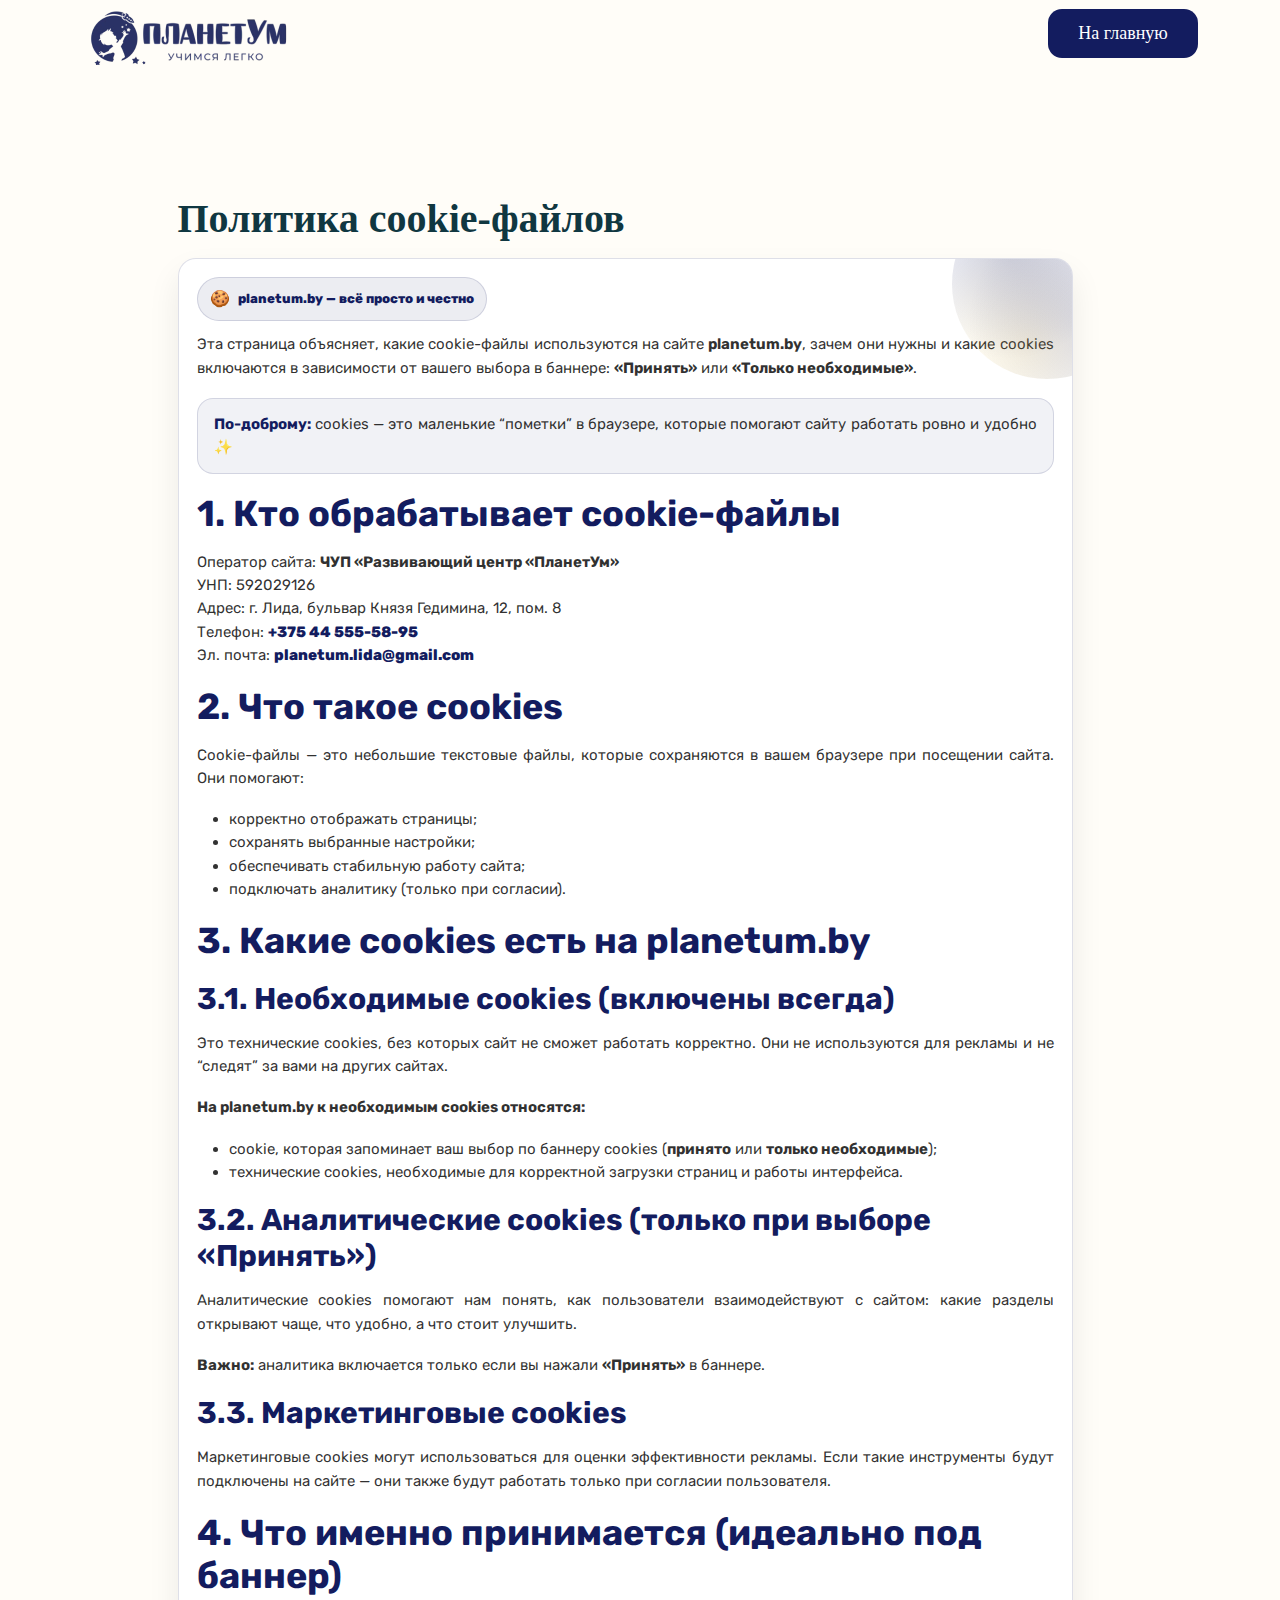
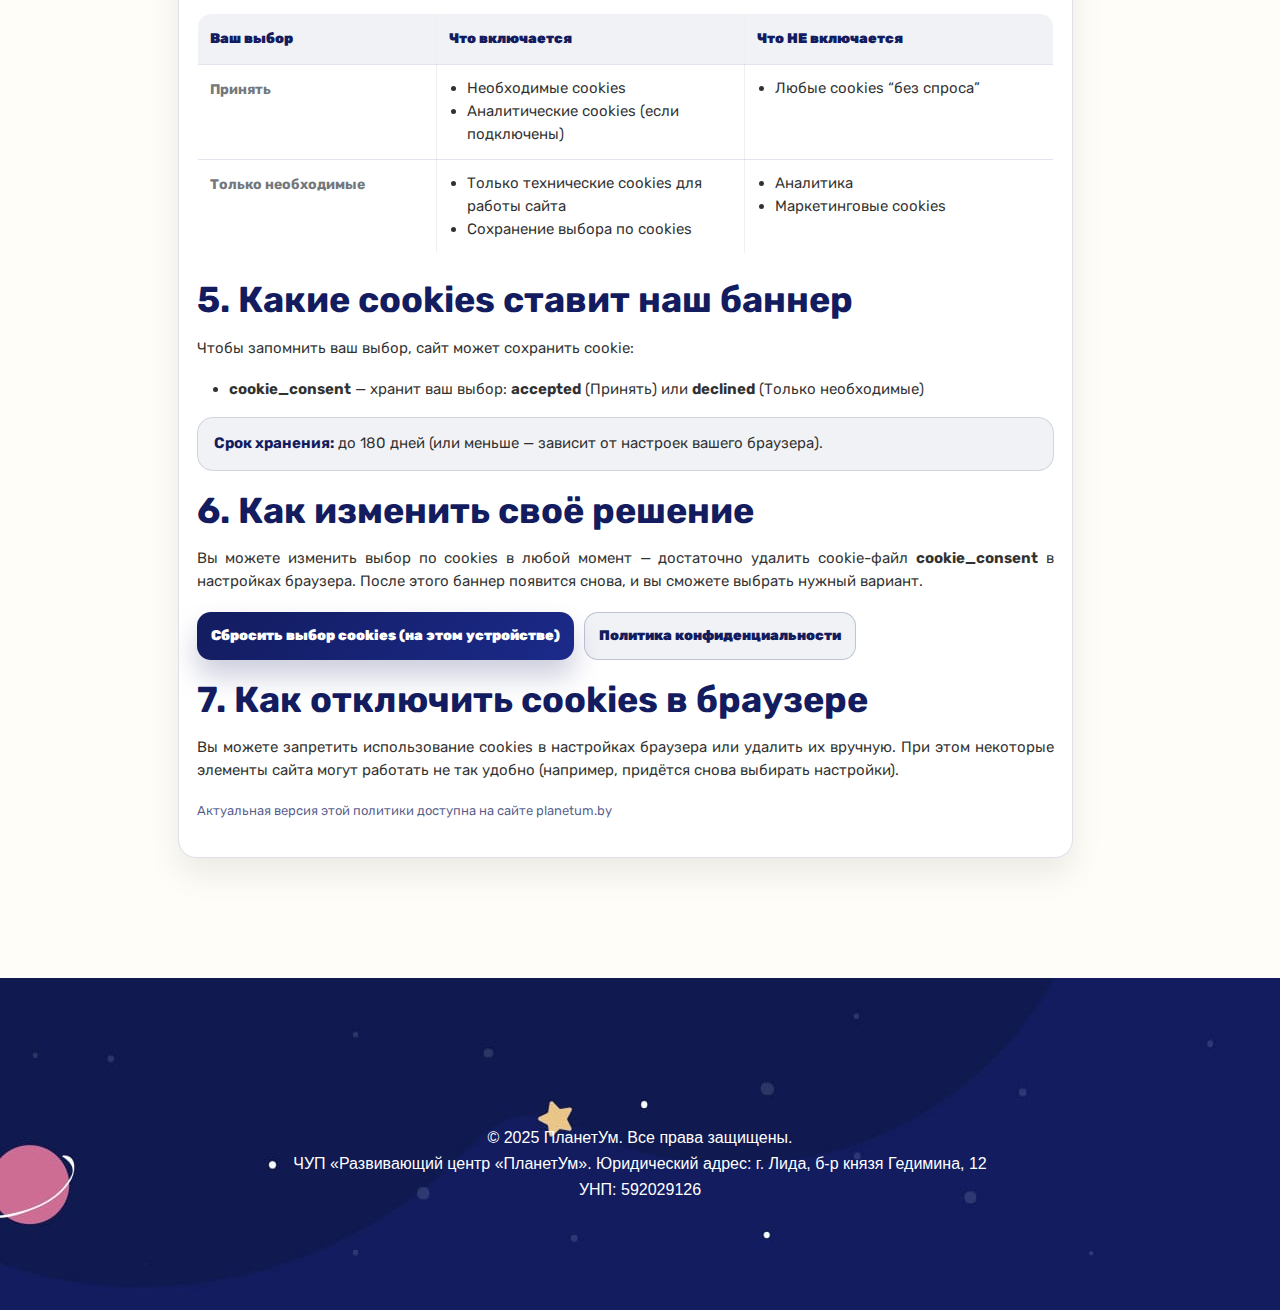
<file: cookies.html>
<!DOCTYPE html>
<html class="no-js" lang="ru">
  <head>
    <meta charset="utf-8" />
    <meta http-equiv="x-ua-compatible" content="ie=edge" />

    <title>Политика cookie-файлов | Развивающий центр «ПланетУм»</title>

    <meta name="author" content="Igor Nazarov" />
    <meta
      name="description"
      content="Политика cookie-файлов planetum.by: какие cookies используются, какие являются необходимыми, что включается при выборе «Принять» и «Только необходимые», как изменить решение."
    />
    <meta name="robots" content="INDEX,FOLLOW" />

    <meta
      name="viewport"
      content="width=device-width, initial-scale=1, shrink-to-fit=no"
    />

    <!-- Favicon -->
    <link rel="icon" type="image/svg+xml" href="/favicon.svg" />
    <link rel="icon" type="image/png" sizes="32x32" href="/favicon-32x32.png" />
    <link
      rel="icon"
      type="image/png"
      sizes="192x192"
      href="/android-chrome-192x192.png"
    />
    <link rel="apple-touch-icon" href="/apple-touch-icon.png" />
    <link rel="shortcut icon" href="/favicon.ico" />

    <link rel="manifest" href="/site.webmanifest" />
    <meta name="theme-color" content="#ffffff" />

    <!-- Fonts -->
    <link rel="preconnect" href="https://fonts.googleapis.com" />
    <link rel="preconnect" href="https://fonts.gstatic.com" crossorigin />
    <link
      href="https://fonts.googleapis.com/css2?family=Balsamiq+Sans:ital,wght@0,400;0,700;1,400;1,700&family=Rubik:ital,wght@0,300..900;1,300..900&display=swap"
      rel="stylesheet"
    />

    <!-- CSS -->
    <link rel="stylesheet" href="assets/css/bootstrap.min.css" />
    <link rel="stylesheet" href="assets/css/fontawesome.min.css" />
    <link rel="stylesheet" href="assets/css/magnific-popup.min.css" />
    <link rel="stylesheet" href="assets/css/slick.min.css" />
    <link rel="stylesheet" href="assets/css/style.css" />

    <!-- Local styling for clean readability -->
    <style>
      :root {
        --planetum-primary: #131c5f;
        --planetum-primary-2: #1b2a8a;
        --planetum-soft: rgba(19, 28, 95, 0.08);
        --planetum-border: rgba(19, 28, 95, 0.14);
        --planetum-text: rgba(20, 20, 20, 0.88);
      }

      .cookie-policy-card {
        background: rgba(255, 255, 255, 0.92);
        border: 1px solid var(--planetum-border);
        border-radius: 18px;
        padding: 18px;
        box-shadow: 0 16px 32px rgba(0, 0, 0, 0.08);
        overflow: hidden;
        position: relative;
      }

      .cookie-policy-card::before {
        content: "";
        position: absolute;
        top: -70px;
        right: -70px;
        width: 190px;
        height: 190px;
        border-radius: 999px;
        background: radial-gradient(
            circle at 30% 30%,
            rgba(19, 28, 95, 0.22),
            transparent 60%
          ),
          radial-gradient(
            circle at 70% 70%,
            rgba(27, 42, 138, 0.16),
            transparent 62%
          ),
          radial-gradient(
            circle at 40% 80%,
            rgba(255, 193, 7, 0.12),
            transparent 55%
          );
        pointer-events: none;
      }

      .cookie-policy-card p,
      .cookie-policy-card li {
        font-family: "Rubik", sans-serif;
        color: var(--planetum-text);
        font-size: 15px;
        line-height: 1.55;
      }

      .cookie-policy-card h2,
      .cookie-policy-card h3,
      .cookie-policy-card h4 {
        font-family: "Rubik", sans-serif;
        color: var(--planetum-primary);
        margin-top: 18px;
      }

      .cookie-chip {
        display: inline-flex;
        align-items: center;
        gap: 8px;
        padding: 8px 12px;
        border-radius: 999px;
        background: var(--planetum-soft);
        border: 1px solid var(--planetum-border);
        color: var(--planetum-primary);
        font-family: "Rubik", sans-serif;
        font-weight: 800;
        font-size: 13px;
      }

      .cookie-chip span {
        font-size: 16px;
      }

      .cookie-note {
        background: rgba(19, 28, 95, 0.06);
        border: 1px solid rgba(19, 28, 95, 0.14);
        border-radius: 16px;
        padding: 14px 16px;
        margin-top: 14px;
      }

      .cookie-note strong {
        color: var(--planetum-primary);
      }

      .cookie-table {
        width: 100%;
        border-collapse: collapse;
        margin-top: 12px;
        border-radius: 14px;
        overflow: hidden;
        border: 1px solid rgba(19, 28, 95, 0.14);
        background: rgba(255, 255, 255, 0.9);
      }

      .cookie-table th,
      .cookie-table td {
        padding: 12px 12px;
        border-bottom: 1px solid rgba(19, 28, 95, 0.12);
        vertical-align: top;
        font-family: "Rubik", sans-serif;
        font-size: 14px;
      }

      .cookie-table th {
        background: rgba(19, 28, 95, 0.06);
        color: var(--planetum-primary);
        font-weight: 900;
      }

      .cookie-table tr:last-child td {
        border-bottom: none;
      }

      .cookie-link {
        color: var(--planetum-primary);
        font-weight: 800;
        text-decoration: none;
      }

      .cookie-link:hover {
        text-decoration: underline;
      }

      .cookie-actions {
        display: flex;
        flex-wrap: wrap;
        gap: 10px;
        margin-top: 12px;
      }

      .cookie-btn {
        border: none;
        border-radius: 14px;
        padding: 10px 14px;
        cursor: pointer;
        font-family: "Rubik", sans-serif;
        font-weight: 900;
        font-size: 14px;
        transition: transform 0.15s ease, box-shadow 0.15s ease;
      }

      .cookie-btn:hover {
        transform: translateY(-1px);
      }

      .cookie-btn--primary {
        background: linear-gradient(
          135deg,
          var(--planetum-primary),
          var(--planetum-primary-2)
        );
        color: #fff;
        box-shadow: 0 16px 28px rgba(19, 28, 95, 0.22);
      }

      .cookie-btn--ghost {
        background: rgba(19, 28, 95, 0.06);
        border: 1px solid rgba(19, 28, 95, 0.22);
        color: var(--planetum-primary);
      }

      @media (max-width: 520px) {
        .cookie-table th,
        .cookie-table td {
          font-size: 13px;
        }
      }
    </style>
  </head>

  <body>
    <!--======== Header ========-->
    <header class="vs-header">
      <div class="sticky-wrapper">
        <div class="sticky-active">
          <div class="header-menu-area">
            <div class="container position-relative">
              <div class="row gx-20 align-items-center justify-content-between">
                <div class="col-auto">
                  <div class="header-logo">
                    <a href="index.html">
                      <img
                        src="assets/img/logo.webp"
                        alt="Развивающий центр ПланетУм"
                      />
                    </a>
                  </div>
                </div>

                <div class="col-auto">
                  <a
                    href="index.html"
                    class="vs-btn wave-btn"
                    style="padding: 10px 18px; border-radius: 14px"
                  >
                    На главную
                  </a>
                </div>
              </div>
            </div>
          </div>
        </div>
      </div>
    </header>
    <!--======== / Header ========-->

    <section class="service-section space">
      <div class="container">
        <div class="row justify-content-center">
          <div class="col-xl-10 col-lg-11">
            <div class="service-details">
              <h1 class="single-title">Политика cookie-файлов</h1>

              <div class="cookie-policy-card">
                <div class="cookie-chip" style="margin-bottom: 12px">
                  <span>🍪</span> planetum.by — всё просто и честно
                </div>

                <p>
                  Эта страница объясняет, какие cookie-файлы используются на
                  сайте <strong>planetum.by</strong>, зачем они нужны и какие
                  cookies включаются в зависимости от вашего выбора в баннере:
                  <strong>«Принять»</strong> или <strong>«Только необходимые»</strong>.
                </p>

                <div class="cookie-note">
                  <p style="margin: 0">
                    <strong>По-доброму:</strong> cookies — это маленькие “пометки” в браузере,
                    которые помогают сайту работать ровно и удобно ✨
                  </p>
                </div>

                <h2>1. Кто обрабатывает cookie-файлы</h2>
                <p>
                  Оператор сайта: <strong>ЧУП «Развивающий центр «ПланетУм»</strong><br />
                  УНП: 592029126<br />
                  Адрес: г. Лида, бульвар Князя Гедимина, 12, пом. 8<br />
                  Телефон: <a class="cookie-link" href="tel:+375445555895">+375 44 555-58-95</a><br />
                  Эл. почта:
                  <a class="cookie-link" href="mailto:planetum.lida@gmail.com">planetum.lida@gmail.com</a>
                </p>

                <h2>2. Что такое cookies</h2>
                <p>
                  Cookie-файлы — это небольшие текстовые файлы, которые сохраняются в вашем браузере при посещении сайта.
                  Они помогают:
                </p>
                <ul>
                  <li>корректно отображать страницы;</li>
                  <li>сохранять выбранные настройки;</li>
                  <li>обеспечивать стабильную работу сайта;</li>
                  <li>подключать аналитику (только при согласии).</li>
                </ul>

                <h2>3. Какие cookies есть на planetum.by</h2>

                <h3>3.1. Необходимые cookies (включены всегда)</h3>
                <p>
                  Это технические cookies, без которых сайт не сможет работать корректно.
                  Они не используются для рекламы и не “следят” за вами на других сайтах.
                </p>
                <p><strong>На planetum.by к необходимым cookies относятся:</strong></p>
                <ul>
                  <li>
                    cookie, которая запоминает ваш выбор по баннеру cookies
                    (<strong>принято</strong> или <strong>только необходимые</strong>);
                  </li>
                  <li>
                    технические cookies, необходимые для корректной загрузки страниц и работы интерфейса.
                  </li>
                </ul>

                <h3>3.2. Аналитические cookies (только при выборе «Принять»)</h3>
                <p>
                  Аналитические cookies помогают нам понять, как пользователи взаимодействуют с сайтом:
                  какие разделы открывают чаще, что удобно, а что стоит улучшить.
                </p>
                <p>
                  <strong>Важно:</strong> аналитика включается только если вы нажали
                  <strong>«Принять»</strong> в баннере.
                </p>

                <h3>3.3. Маркетинговые cookies</h3>
                <p>
                  Маркетинговые cookies могут использоваться для оценки эффективности рекламы.
                  Если такие инструменты будут подключены на сайте — они также будут работать только при согласии пользователя.
                </p>

                <h2>4. Что именно принимается (идеально под баннер)</h2>

                <table class="cookie-table" aria-label="Какие cookies включаются в зависимости от выбора">
                  <thead>
                    <tr>
                      <th style="width: 28%">Ваш выбор</th>
                      <th style="width: 36%">Что включается</th>
                      <th style="width: 36%">Что НЕ включается</th>
                    </tr>
                  </thead>
                  <tbody>
                    <tr>
                      <td><strong>Принять</strong></td>
                      <td>
                        <ul style="margin: 0; padding-left: 18px">
                          <li>Необходимые cookies</li>
                          <li>Аналитические cookies (если подключены)</li>
                        </ul>
                      </td>
                      <td>
                        <ul style="margin: 0; padding-left: 18px">
                          <li>Любые cookies “без спроса”</li>
                        </ul>
                      </td>
                    </tr>

                    <tr>
                      <td><strong>Только необходимые</strong></td>
                      <td>
                        <ul style="margin: 0; padding-left: 18px">
                          <li>Только технические cookies для работы сайта</li>
                          <li>Сохранение выбора по cookies</li>
                        </ul>
                      </td>
                      <td>
                        <ul style="margin: 0; padding-left: 18px">
                          <li>Аналитика</li>
                          <li>Маркетинговые cookies</li>
                        </ul>
                      </td>
                    </tr>
                  </tbody>
                </table>

                <h2>5. Какие cookies ставит наш баннер</h2>
                <p>
                  Чтобы запомнить ваш выбор, сайт может сохранить cookie:
                </p>
                <ul>
                  <li>
                    <strong>cookie_consent</strong> — хранит ваш выбор:
                    <strong>accepted</strong> (Принять) или <strong>declined</strong> (Только необходимые)
                  </li>
                </ul>

                <div class="cookie-note">
                  <p style="margin: 0">
                    <strong>Срок хранения:</strong> до 180 дней (или меньше — зависит от настроек вашего браузера).
                  </p>
                </div>

                <h2>6. Как изменить своё решение</h2>
                <p>
                  Вы можете изменить выбор по cookies в любой момент — достаточно удалить cookie-файл
                  <strong>cookie_consent</strong> в настройках браузера. После этого баннер появится снова,
                  и вы сможете выбрать нужный вариант.
                </p>

                <div class="cookie-actions">
                  <button class="cookie-btn cookie-btn--primary" id="cookieResetBtn" type="button">
                    Сбросить выбор cookies (на этом устройстве)
                  </button>

                  <a class="cookie-btn cookie-btn--ghost" href="/privacy.html" style="text-decoration: none">
                    Политика конфиденциальности
                  </a>
                </div>

                <h2>7. Как отключить cookies в браузере</h2>
                <p>
                  Вы можете запретить использование cookies в настройках браузера или удалить их вручную.
                  При этом некоторые элементы сайта могут работать не так удобно (например, придётся снова выбирать настройки).
                </p>

                <p style="margin-top: 16px; color: rgba(19, 28, 95, 0.72); font-size: 13px">
                  Актуальная версия этой политики доступна на сайте planetum.by
                </p>
              </div>
            </div>
          </div>
        </div>
      </div>
    </section>

    <!-- Footer -->
    <footer
      class="footer-wrapper footer-layout3"
      data-bg-src="assets/img/bg/error-bg.jpg"
    >
      <div class="widget-area">
        <div class="container">
          <div class="footer-copyright">
            <p class="copyright">
              &copy; 2025 ПланетУм. Все права защищены.<br />
              ЧУП «Развивающий центр «ПланетУм». Юридический адрес: г. Лида, б-р князя Гедимина, 12<br />
              УНП: 592029126
            </p>
          </div>
        </div>
      </div>
    </footer>

    <!-- JS -->
    <script src="assets/js/jquery-3.5.0.min.js"></script>
    <script src="assets/js/slick.min.js" defer></script>
    <script src="assets/js/bootstrap.min.js" defer></script>
    <script src="assets/js/jquery.magnific-popup.min.js" defer></script>
    <script src="assets/js/vscustom-carousel.min.js" defer></script>
    <script src="assets/js/jquery-ui.min.js" defer></script>
    <script src="assets/js/optimization.js" defer></script>

    <!-- Reset consent cookie button -->
    <script>
      (function () {
        const resetBtn = document.getElementById("cookieResetBtn");

        function deleteCookie(name) {
          const secure = location.protocol === "https:" ? "; Secure" : "";
          document.cookie =
            name +
            "=; expires=Thu, 01 Jan 1970 00:00:00 GMT; path=/; SameSite=Lax" +
            secure;
        }

        if (resetBtn) {
          resetBtn.addEventListener("click", function () {
            deleteCookie("cookie_consent");
            alert("Готово 😊 Выбор cookies сброшен. Обновите страницу — баннер появится снова.");
          });
        }
      })();
    </script>
  </body>
</html>
</file>
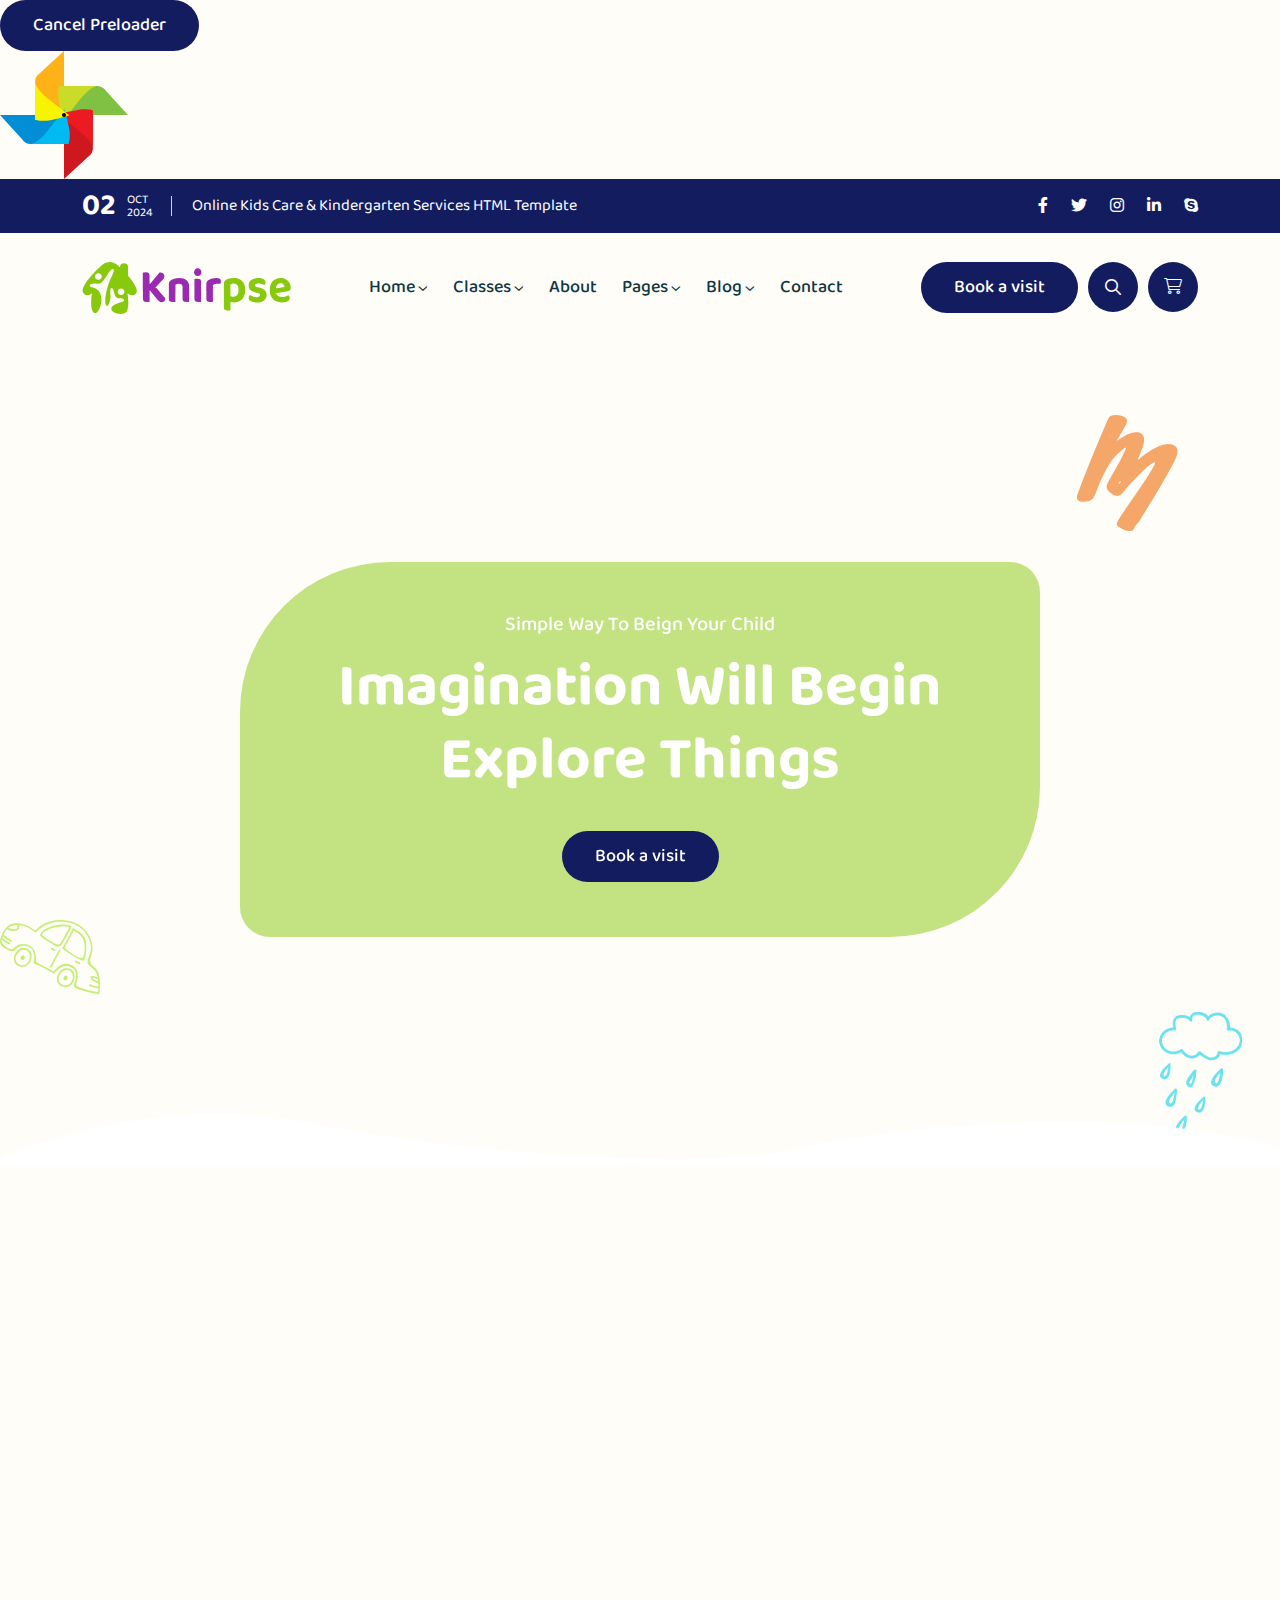
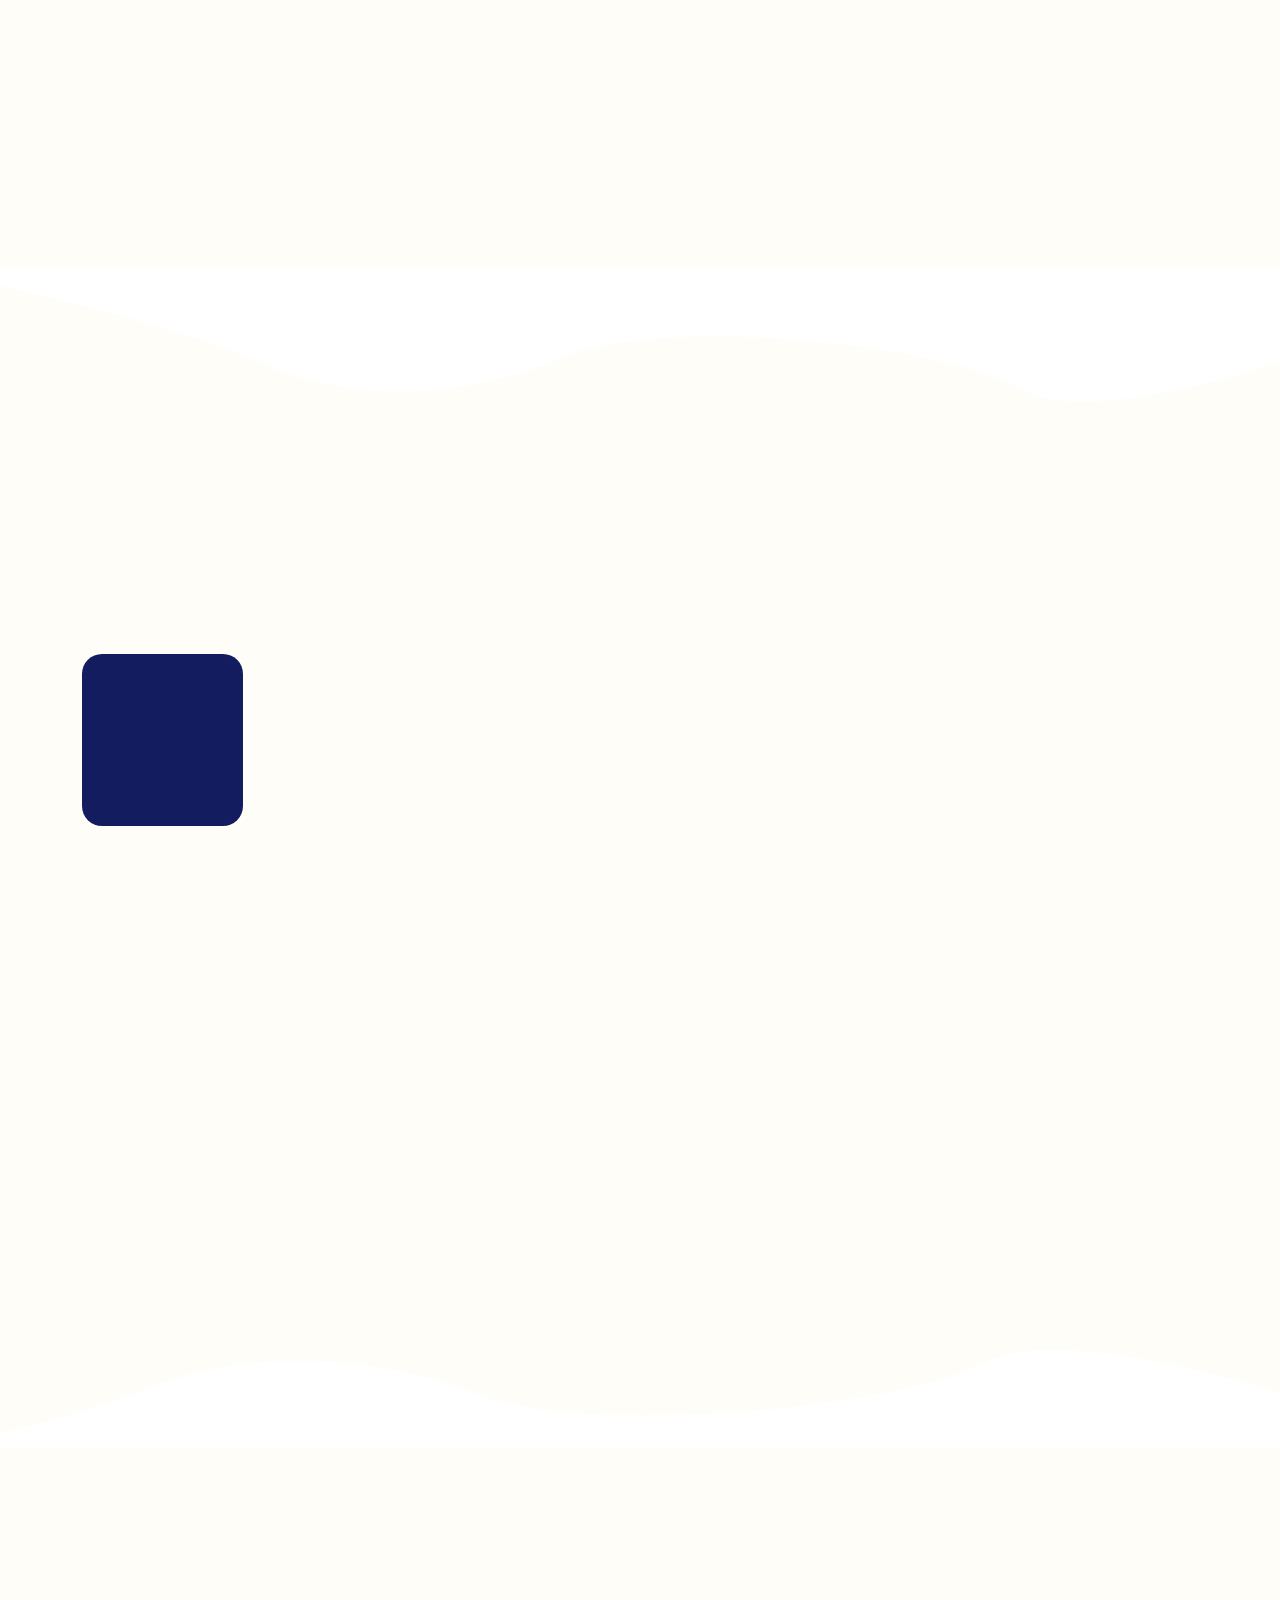
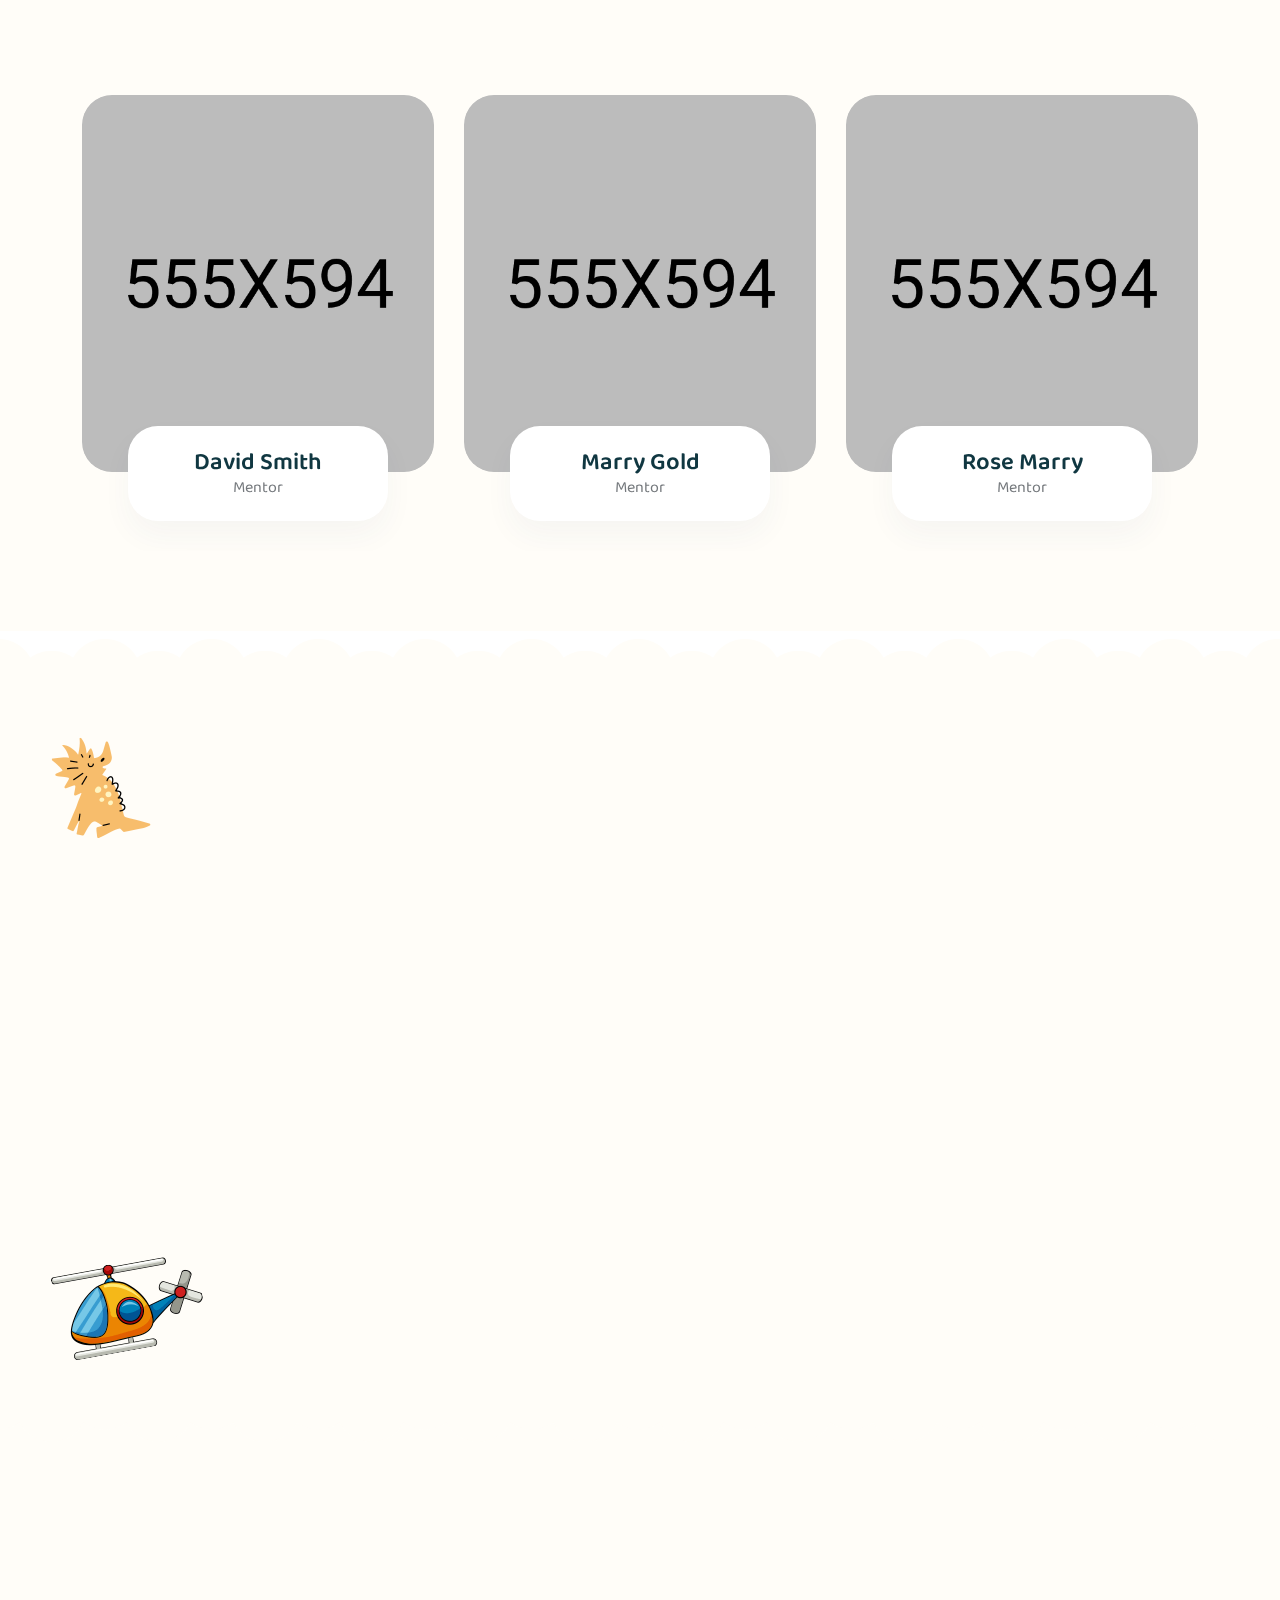
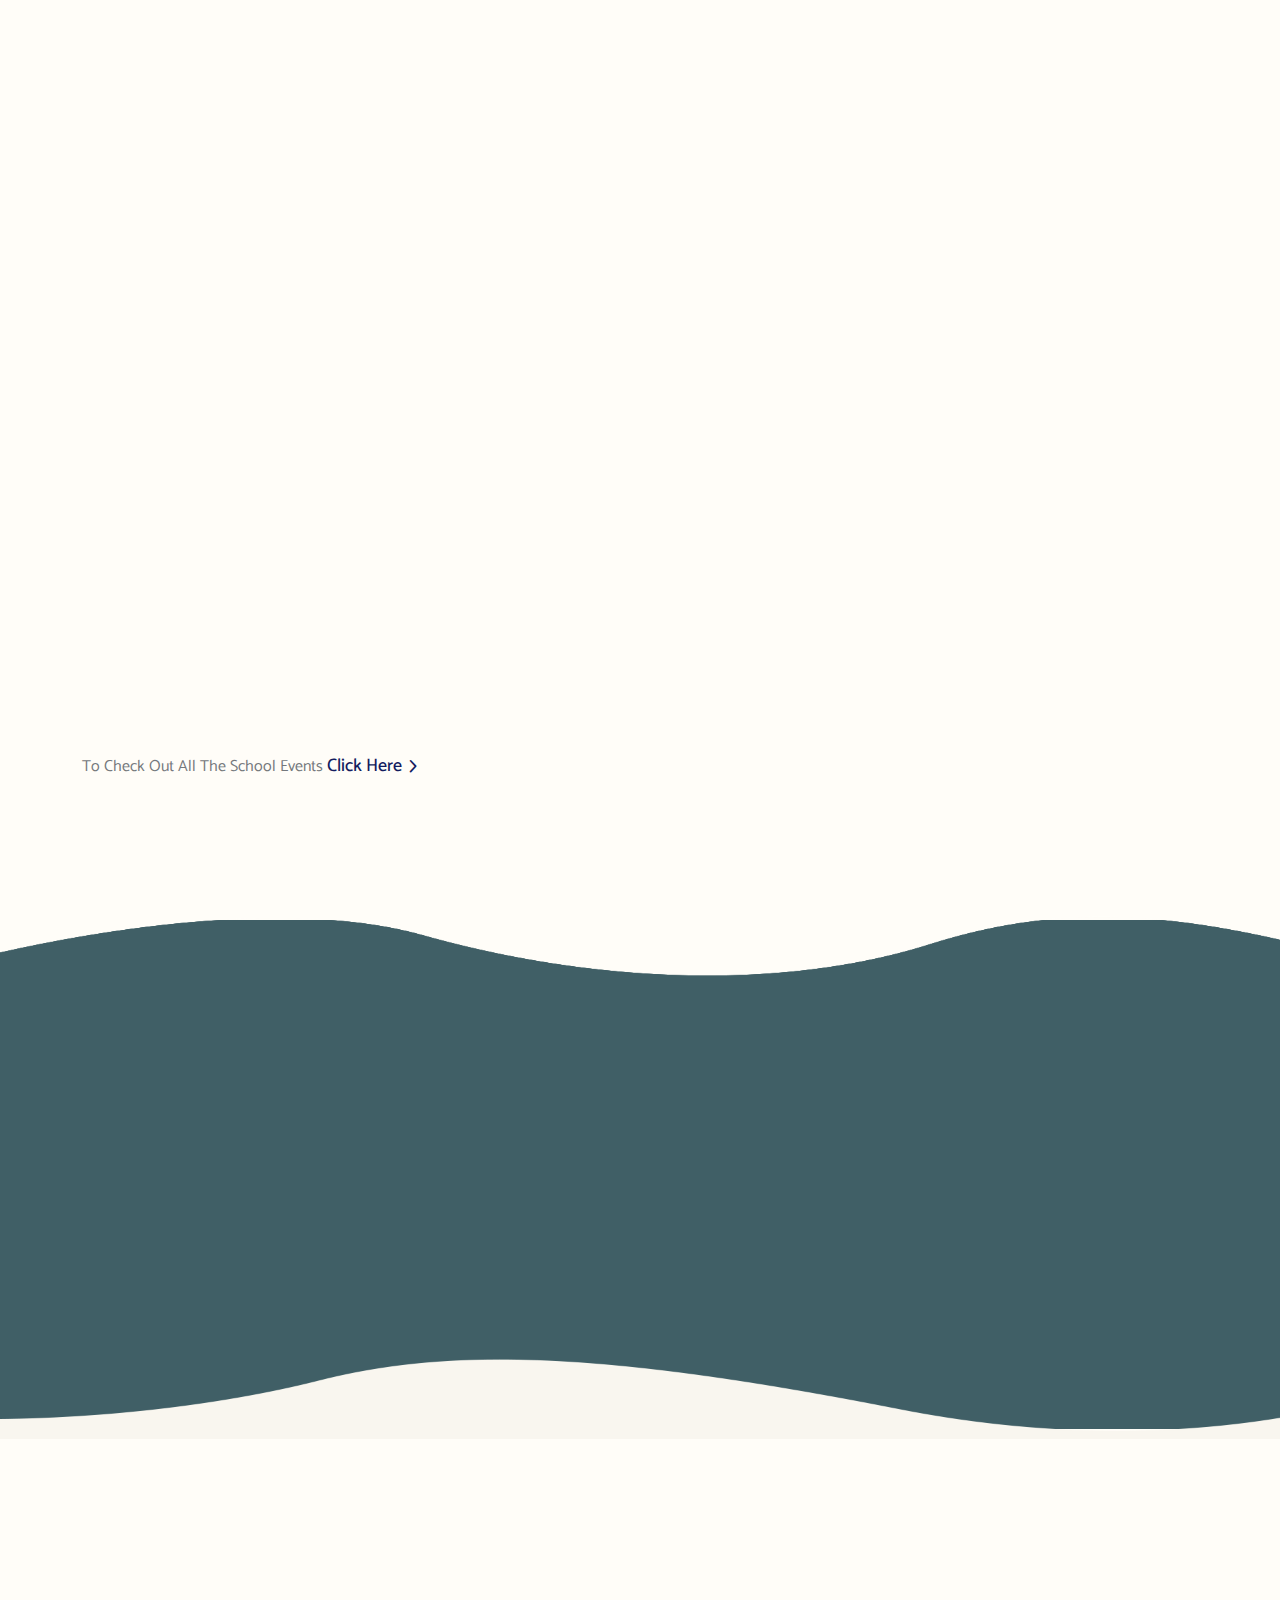
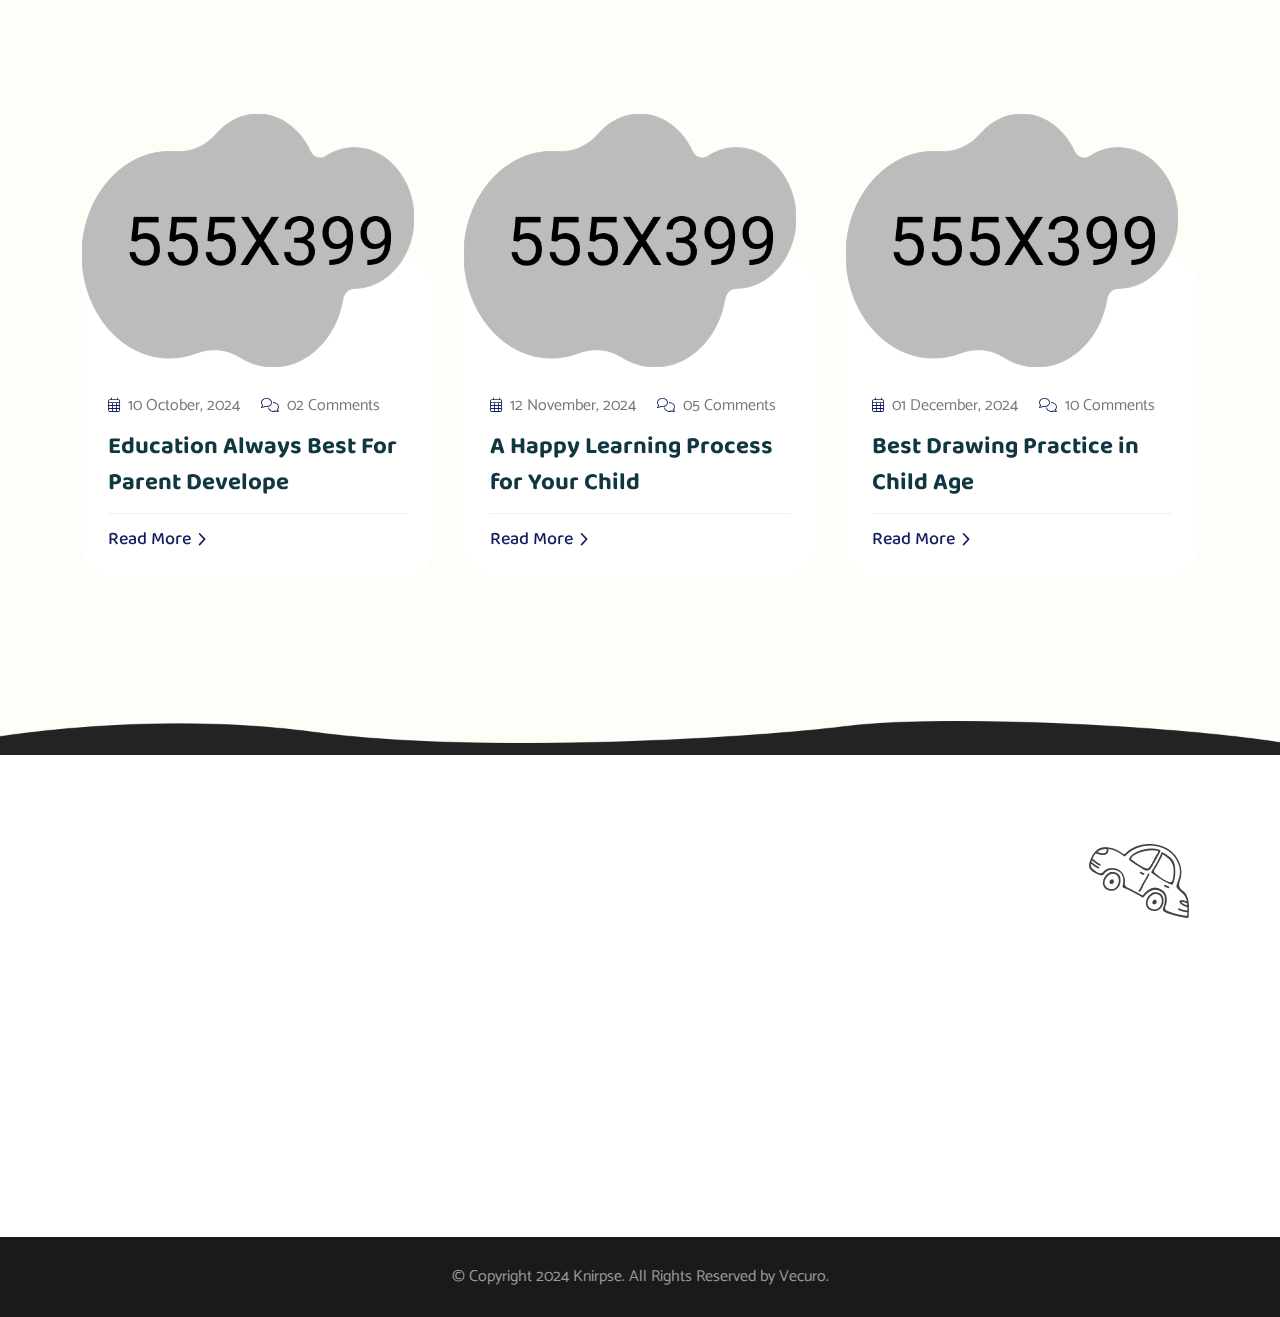
<file: index-2.html>
<!doctype html>
<html class="no-js" lang="zxx">

<head>
    <meta charset="utf-8">
    <meta http-equiv="x-ua-compatible" content="ie=edge">
    <title>Knirpse - Kindergarten & Baby Care Template</title>
    <meta name="author" content="vecuro_themes">
    <meta name="description" content="Knirpse - Kindergarten & Baby Care Template">
    <meta name="keywords" content="Knirpse - Kindergarten & Baby Care Template" >
    <meta name="robots" content="INDEX,FOLLOW">

    <!-- Mobile Specific Metas -->
    <meta name="viewport" content="width=device-width, initial-scale=1, shrink-to-fit=no">

    <!-- Favicons - Place favicon.ico in the root directory -->
    <link rel="shortcut icon" href="assets/img/favicon.ico" type="image/x-icon">
    <link rel="icon" href="assets/img/favicon.ico" type="image/x-icon">

    <!--==============================
	    All CSS File
	============================== -->
    <!-- Google Fonts-->
    <link href="https://fonts.googleapis.com/css2?family=Baloo+2:wght@400;500;600;700;800&family=Catamaran:wght@100;200;300;400;500;600;700;800;900&display=swap" rel="stylesheet">
    <!-- Bootstrap -->
    <link rel="stylesheet" href="assets/css/bootstrap.min.css">
    <!-- Fontawesome Icon -->
    <link rel="stylesheet" href="assets/css/fontawesome.min.css">
    <!-- Magnific Popup -->
    <link rel="stylesheet" href="assets/css/magnific-popup.min.css">
    <!-- Slick Slider -->
    <link rel="stylesheet" href="assets/css/slick.min.css">
    <!-- Theme Custom CSS -->
    <link rel="stylesheet" href="assets/css/style.css">

</head>

<body>


    <!--[if lte IE 9]>
    	<p class="browserupgrade">You are using an <strong>outdated</strong> browser. Please <a href="https://browsehappy.com/">upgrade your browser</a> to improve your experience and security.</p>
    <![endif]-->

    <!--************* Code Start From Here ************* -->

    <!--========== Preloader =========-->
    <div class="preloader">
        <button class="vs-btn wave-btn preloaderCls">Cancel Preloader </button>
        <div class="preloader-inner">
            <svg id="preloader" xmlns="http://www.w3.org/2000/svg" width="128" height="128" viewBox="0 0 128 128">
                <path id="Path_1" data-name="Path 1" d="M64,0,40.08,21.9a10.98,10.98,0,0,0-5.05,8.75C34.37,44.85,64,60.63,64,60.63Z" fill="#ffb118" />
                <path id="Path_2" data-name="Path 2" d="M128,64,106.12,40.1a10.97,10.97,0,0,0-8.75-5.05C83.17,34.4,67.4,64,67.4,64Z" fill="#80c141" />
                <path id="Path_3" data-name="Path 3" d="M63.7,69.73a110.97,110.97,0,0,1-5.04-20.54c-1.16-8.7.68-14.17.68-14.17H97.37s-4.3-.86-14.47,10.1C79.84,48.42,63.7,69.7,63.7,69.7Z" fill="#cadc28" />
                <path id="Path_4" data-name="Path 4" d="M64,128l23.9-21.88a10.97,10.97,0,0,0,5.05-8.75C93.6,83.17,64,67.4,64,67.4Z" fill="#cf171f" />
                <path id="Path_5" data-name="Path 5" d="M58.27,63.7a110.97,110.97,0,0,1,20.54-5.04c8.7-1.16,14.17.68,14.17.68V97.37s.86-4.3-10.1-14.47C79.58,79.84,58.3,63.7,58.3,63.7Z" fill="#ec1b21" />
                <path id="Path_6" data-name="Path 6" d="M0,64,21.88,87.9a10.97,10.97,0,0,0,8.75,5.05C44.83,93.6,60.6,64,60.6,64Z" fill="#018ed5" />
                <path id="Path_7" data-name="Path 7" d="M64.3,58.27a110.97,110.97,0,0,1,5.04,20.54c1.16,8.7-.68,14.17-.68,14.17H30.63s4.3.86,14.47-10.1c3.06-3.3,19.2-24.58,19.2-24.58Z" fill="#00bbf2" />
                <path id="Path_8" data-name="Path 8" d="M69.73,64.34a111.023,111.023,0,0,1-20.55,5.05c-8.7,1.14-14.15-.7-14.15-.7V30.65s-.86,4.3,10.1,14.5c3.3,3.05,24.6,19.2,24.6,19.2Z" fill="#f8f400" />
                <circle id="Ellipse_1" data-name="Ellipse 1" cx="2.03" cy="2.03" r="2.03" transform="translate(61.97 61.97)" />
            </svg>
        </div>
    </div>

    <div class="popup-search-box d-none d-lg-block  ">
        <button class="searchClose border-theme text-theme"><i class="fal fa-times"></i></button>
        <form action="#">
            <input type="text" class="border-theme" placeholder="What are you looking for">
            <button type="submit"><i class="fal fa-search"></i></button>
        </form>
    </div>

    <!--vs-mobile-menu start-->
    <div class="vs-menu-wrapper">
        <div class="vs-menu-area">
            <button class="vs-menu-toggle"><i class="fal fa-times"></i></button>
            <div class="mobile-logo">
                <a href="index.html"><img src="assets/img/logo.svg" alt="Knirpse"></a>
            </div>
            <div class="vs-mobile-menu">
                <ul>
                    <li class="menu-item-has-children">
                        <a href="index.html">Home</a>
                        <ul class="sub-menu">
                            <li><a href="index.html">Home One</a></li>
                            <li><a href="index-2.html">Home Two</a></li>
                            <li><a href="index-3.html">Home Three</a></li>
                            <li><a href="index-4.html">Home Four</a></li>
                            <li><a href="index-5.html">Home Five</a></li>
                        </ul>
                    </li>
                    <li class="menu-item-has-children">
                        <a href="#">Classes</a>
                        <ul class="sub-menu">
                            <li><a href="classes.html">Classes</a></li>
                            <li><a href="class-details.html">Class Details</a></li>
                        </ul>
                    </li>
                    <li><a href="about.html">About</a></li>
                    <li class="menu-item-has-children">
                        <a href="#">Pages</a>
                        <ul class="sub-menu">
                            <li><a href="event.html">Event</a></li>
                            <li><a href="event-details.html">Event Details</a></li>
                            <li><a href="gallery.html">Gallery</a></li>
                            <li><a href="team-details.html">Team Details</a></li>
                            <li><a href="service.html">Services</a></li>
                            <li><a href="service-details.html">Services Details</a></li>
                            <li><a href="shop.html">Shop</a></li>
                            <li><a href="shop-with-sidebar.html">Shop Sidebar</a></li>
                            <li><a href="shop-details.html">Shop Details</a></li>
                            <li><a href="cart.html">Shopping Cart</a></li>
                            <li><a href="checkout.html">Checkout</a></li>
                            <li><a href="wishlist.html">Wishlist</a></li>
                            <li><a href="error.html">Error Page</a></li>
                        </ul>
                    </li>
                    <li class="menu-item-has-children">
                        <a href="#">Blog</a>
                        <ul class="sub-menu">
                            <li><a href="blog.html">Blog</a></li>
                            <li><a href="blog-details.html">Blog Details</a></li>
                        </ul>
                    </li>
                    <li>
                        <a href="contact.html">Contact</a>
                    </li>
                </ul>
            </div><!-- Menu Will Append With Javascript -->
        </div>
    </div>
    <!--vs-mobile-menu end-->

    <!--======== Header ========-->
    <header class="vs-header">
        <!--header-top-wrapper start-->
        <div class="header-top-area d-none d-lg-block">
            <div class="container">
                <div class="row align-items-center justify-content-between">
                    <div class="col-auto">
                        <div class="header-notice">
                            <span class="date"><span class="day">02</span><span class="month">Oct 2024</span></span><span class="notice">Online Kids Care & Kindergarten Services HTML Template</span>
                        </div>
                    </div>
                    <div class="col-auto">
                        <div class="header-social">
                            <ul>
                                <li><a href="#"><i class="fab fa-facebook-f"></i></a></li>
                                <li><a href="#"><i class="fab fa-twitter"></i></a></li>
                                <li><a href="#"><i class="fab fa-instagram"></i></a></li>
                                <li><a href="#"><i class="fab fa-linkedin-in"></i></a></li>
                                <li><a href="#"><i class="fab fa-skype"></i></a></li>
                            </ul>
                        </div>
                    </div>
                </div>
            </div>
        </div>
        <!--header-top-wrapper end-->
        <!--vs-main-menu-wrapper start-->
        <div class="sticky-wrapper">
            <div class="sticky-active">
                <div class="header-menu-area">
                    <div class="container">
                        <div class="row gx-20 align-items-center justify-content-between">
                            <div class="col-auto">
                                <div class="header-logo">
                                    <a href="index.html">
                                        <img src="assets/img/logo.svg" alt="Knirpse">
                                    </a>
                                </div>
                            </div>
                            <div class="col-auto">
                                <nav class="main-menu d-none d-lg-inline-block">
                                    <ul>
                                        <li class="menu-item-has-children">
                                            <a href="index.html">Home</a>
                                            <ul class="sub-menu">
                                                <li><a href="index.html">Home One</a></li>
                                                <li><a href="index-2.html">Home Two</a></li>
                                                <li><a href="index-3.html">Home Three</a></li>
                                                <li><a href="index-4.html">Home Four</a></li>
                                                <li><a href="index-5.html">Home Five</a></li>
                                            </ul>
                                        </li>
                                        <li class="menu-item-has-children">
                                            <a href="#">Classes</a>
                                            <ul class="sub-menu">
                                                <li><a href="classes.html">Classes</a></li>
                                                <li><a href="class-details.html">Class Details</a></li>
                                            </ul>
                                        </li>
                                        <li><a href="about.html">About</a></li>
                                        <li class="menu-item-has-children">
                                            <a href="#">Pages</a>
                                            <ul class="sub-menu">
                                                <li class="menu-item-has-children">
                                                    <a href="shop.html">Shop</a>
                                                    <ul class="sub-menu">
                                                        <li><a href="shop.html">Shop</a></li>
                                                        <li><a href="shop-with-sidebar.html">Shop Sidebar</a></li>
                                                        <li><a href="shop-details.html">Shop Details</a></li>
                                                        <li><a href="cart.html">Shopping Cart</a></li>
                                                        <li><a href="checkout.html">Checkout</a></li>
                                                        <li><a href="wishlist.html">Wishlist</a></li>
                                                    </ul>
                                                </li>
                                                <li><a href="event.html">Event</a></li>
                                                <li><a href="event-details.html">Event Details</a></li>
                                                <li><a href="gallery.html">Gallery</a></li>
                                                <li><a href="team-details.html">Team Details</a></li>
                                                <li><a href="service.html">Services</a></li>
                                                <li><a href="service-details.html">Services Details</a></li>
                                                <li><a href="error.html">Error Page</a></li>
                                            </ul>
                                        </li>
                                        <li class="menu-item-has-children">
                                            <a href="#">Blog</a>
                                            <ul class="sub-menu">
                                                <li><a href="blog.html">Blog</a></li>
                                                <li><a href="blog-details.html">Blog Details</a></li>
                                            </ul>
                                        </li>
                                        <li>
                                            <a href="contact.html">Contact</a>
                                        </li>
                                    </ul>
                                </nav>
                                <button type="button" class="vs-menu-toggle d-block d-lg-none"><i class="far fa-bars"></i> Menu</button>
                            </div>
                            <div class="col-auto d-none d-xl-block">
                                <div class="header-button d-xl-flex align-items-center">
                                    <a href="contact.html" class="vs-btn wave-btn">Book a visit</a>
                                    <button type="button" class="searchBoxToggler icon-btn"><i class="far fa-search"></i></button>
                                    <a href="cart.html" class="icon-btn"><i class="fal fa-shopping-cart"></i></a>
                                </div>
                            </div>
                        </div>
                    </div>
                </div>
            </div>
        </div>
        <!--vs-main-menu-wrapper end-->
    </header>
    <!--======== / Header ========-->

    <!--======== Hero Section ========-->
    <section class="vs-hero-wrapper hero-3 position-relative">
        <div class="section-after style-2 d-none d-md-block">
            <img src="assets/img/shape/hero3-after.png" alt="shape">
        </div>
        <div class="hero-slider3 vs-carousel" data-slide-show="1" data-md-slide-show="1" data-arrows="true" data-fade="true">
            <!-- Single Slide -->
            <div class="vs-hero-inner">
                <div class="vs-hero-bg" data-bg-src="assets/img/bg/hero-2-1.jpg"></div>
                <div class="hero-content3">
                    <span class="h4 hero-subtitle style-3" data-ani="slideinup" data-ani-delay="0s">Simple Way To Beign Your Child</span>
                    <h2 class="hero-title style-2" data-ani="slideinup" data-ani-delay="0.2s">Imagination Will Begin Explore Things</h2>
                    <a href="contact.html" class="vs-btn wave-btn" data-ani="slideinup" data-ani-delay="0.4s">Book a visit</a>
                </div>
            </div>
            <!-- Single Slide -->
            <div class="vs-hero-inner">
                <div class="vs-hero-bg" data-bg-src="assets/img/bg/hero-2-2.jpg"></div>
                <div class="hero-content3">
                    <span class="h4 hero-subtitle style-3" data-ani="slideinup" data-ani-delay="0s">We Will Ready Your Child For Future</span>
                    <h2 class="hero-title style-2" data-ani="slideinup" data-ani-delay="0.2s">Play With Children Can Explore Things</h2>
                    <a href="contact.html" class="vs-btn wave-btn" data-ani="slideinup" data-ani-delay="0.4s">Book a visit</a>
                </div>
            </div>
            <!-- Single Slide -->
            <div class="vs-hero-inner">
                <div class="vs-hero-bg" data-bg-src="assets/img/bg/hero-2-3.jpg"></div>
                <div class="hero-content3">
                    <span class="h4 hero-subtitle style-3" data-ani="slideinup" data-ani-delay="0s">Simple Way To Grow Your Child</span>
                    <h2 class="hero-title style-2" data-ani="slideinup" data-ani-delay="0.2s">Ensure a Good Health For Your Children</h2>
                    <a href="contact.html" class="vs-btn wave-btn" data-ani="slideinup" data-ani-delay="0.4s">Book a visit</a>
                </div>
            </div>
        </div> <!-- / Slider end -->
        <div class="shape-mockup rotate d-none d-md-block" data-top="10%" data-left="11%"><img src="assets/img/icon/sun-4.png" alt="shapes"></div>
        <div class="shape-mockup movingBottomLeft" data-bottom="20%" data-left="0%"><img src="assets/img/icon/car-5.png" alt="shapes"></div>
        <div class="shape-mockup movingTopLeft d-none d-md-block" data-bottom="3%" data-right="3%"><img src="assets/img/icon/rain-2.png" alt="shapes"></div>
        <div class="shape-mockup moving d-none d-xl-block" data-top="9%" data-right="8%"><img src="assets/img/icon/m.png" alt="shapes"></div>
    </section>
    <!--======== / Hero Section ========-->

    <!--======== About Section ========-->
    <section class="about-section space-top pb-30">
        <div class="container">
            <div class="row gy-30 align-items-center">
                <div class="col-lg-6 wow fadeInLeft" data-wow-delay="0.1s">
                    <span class="sub-title">More About Us</span>
                    <h2 class="sec-title big-title">We Are The Leading Kindergarten </h2>
                    <p class="fs-md pb-30 mb-30 border-bottom">Synergistically foster excellent intellectual capital through distributed infrastructures. Monotonectally optimize intermandated solutions for parallel collaboration and idea-sharing. Collaboratively aggregate cross functional</p>
                    <div class="check-list style-2 mb-40">
                        <ul>
                            <li>Children will enjoy having this little rabbit hopping together while they walk.</li>
                            <li>Hopping Rabbit has a sweet face, flexible ears and real wood wheels</li>
                            <li>Big blue rear wheels to help prevent the pull-along from toppling over</li>
                        </ul>
                    </div>
                    <a href="about.html" class="vs-btn wave-btn style-1">Learn More</a>
                </div>
                <div class="col-lg-6 wow fadeInRight" data-wow-delay="0.1s">
                    <div class="about-form-box bg-theme">
                        <h3 class="form-title">Feel Free To Ask Us Anything</h3>
                        <p class="form-text">Sertively create standardized processes whereas scalable experiences. Progressively harness team driven sources afte capital. </p>
                        <form action="mail.php" method="POST" class="form-style2 ajax-contact">
                            <div class="row gx-20">
                                <div class="form-group col-12">
                                    <input type="email" class="form-control" name="email" id="email" placeholder="Your Email">
                                </div>
                                <div class="form-group col-12">
                                    <textarea class="form-control" name="message" id="message" placeholder="Message"></textarea>
                                </div>
                                <div class="form-btn mt-10 col-12">
                                    <button type="submit" class="vs-btn wave-btn btn-white">Submit</button>
                                </div>
                            </div>
                            <p class="form-messages mb-0 mt-3"></p>
                        </form>
                    </div>
                </div>
            </div>

        </div>
        <div class="shape-after"><img src="assets/img/shape/after-shape-8.png" alt="shape"></div>
        <div class="shape-mockup movingX d-none d-hd-block" data-top="15%" data-left="6%"><img src="assets/img/icon/note-2.png" alt="shapes"></div>
        <div class="shape-mockup moving d-none d-hd-block" data-bottom="15%" data-left="6%"><img src="assets/img/icon/ballon.png" alt="shapes"></div>
        <div class="shape-mockup movingX d-none d-hd-block" data-top="19%" data-right="5%"><img src="assets/img/icon/paper-plane.png" alt="shapes"></div>
        <div class="shape-mockup movingX d-none d-hd-block" data-ani-delay="4s" data-bottom="2%" data-right="14%"><img src="assets/img/icon/car-6.png" alt="shapes"></div>
    </section>
    <!--======== / About Section ========-->

    <!--======== Service Section ========-->
    <section class="service-section bg-smoke-two space-double">
        <div class="container">
            <div class="title-area text-center wow fadeInUp" data-wow-delay="0.1s">
                <span class="sub-title">What We Offer</span>
                <h2 class="sec-title">Services We Provide</h2>
            </div>
            <div class="row gx-lg-15 justify-content-center">
                <div class="col-xl-2 col-md-6 wow fadeInLeft" data-wow-delay="0.1s">
                    <div class="nav nav-tabs service-tab" id="service-tab1" role="tablist">
                        <button class="sr-icon-btn active" id="nav-one-tab" data-bs-toggle="tab" data-bs-target="#nav-one" type="button" role="tab" aria-controls="nav-one" aria-selected="true"><img src="assets/img/icon/s3-1.png" alt="icon">Daycare</button>
                        <button class="sr-icon-btn" id="nav-two-tab" data-bs-toggle="tab" data-bs-target="#nav-two" type="button" role="tab" aria-controls="nav-two" aria-selected="false"><img src="assets/img/icon/s3-2.png" alt="icon">Summer Camp</button>
                        <button class="sr-icon-btn" id="nav-three-tab" data-bs-toggle="tab" data-bs-target="#nav-three" type="button" role="tab" aria-controls="nav-three" aria-selected="false"><img src="assets/img/icon/s3-3.png" alt="icon">Infants Care</button>
                    </div>
                </div>
                <div class="col-xl-8 order-xl-2 order-3 wow fadeInUp" data-wow-delay="0.1s">
                    <div class="tab-content service-tabcontent" id="service-tabContent">
                        <div class="tab-pane fade show active" id="nav-one" role="tabpanel" aria-labelledby="nav-one-tab">
                            <div class="row align-items-center service-grid">
                                <div class="col-md-6">
                                    <div class="service-img">
                                        <img src="assets/img/service/s3-1.jpg" alt="service">
                                    </div>
                                </div>
                                <div class="col-md-6">
                                    <div class="service-icon">
                                        <img src="assets/img/icon/sr3-1.png" alt="icon">
                                    </div>
                                    <h2 class="h3 service-title"><a href="service-details.html">Daycare Of Little Kids</a></h2>
                                    <p class="service-text">Lorem ipsum dolor sit amet, consectetur adipiscing elit, sed do eiusmod tempor incididunt ut labore et dolore magna aliqua. Quis ipsum suspendisse ultrices gravida. Risus commodo viverra maecenas accumsan...</p>
                                    <div class="check-list style-3">
                                        <ul>
                                            <li>Interactively architect effective catalysts</li>
                                            <li>Change via technically sound enable</li>
                                            <li>Unique convergence before mindshare.</li>
                                        </ul>
                                    </div>
                                    <a href="service-details.html" class="vs-btn wave-btn">Learn More</a>
                                </div>
                            </div>
                        </div>
                        <div class="tab-pane fade" id="nav-two" role="tabpanel" aria-labelledby="nav-two-tab">
                            <div class="row align-items-center service-grid">
                                <div class="col-md-6">
                                    <div class="service-img">
                                        <img src="assets/img/service/s3-2.jpg" alt="service">
                                    </div>
                                </div>
                                <div class="col-md-6">
                                    <div class="service-icon">
                                        <img src="assets/img/icon/sr3-2.png" alt="icon">
                                    </div>
                                    <h2 class="h3 service-title"><a href="service-details.html">Summer Camp for Children</a></h2>
                                    <p class="service-text">Lorem ipsum dolor sit amet, consectetur adipiscing elit, sed do eiusmod tempor incididunt ut labore et dolore magna aliqua. Quis ipsum suspendisse ultrices gravida. Risus commodo viverra maecenas accumsan...</p>
                                    <div class="check-list style-3">
                                        <ul>
                                            <li>Interactively architect effective catalysts</li>
                                            <li>Change via technically sound enable</li>
                                            <li>Unique convergence before mindshare.</li>
                                        </ul>
                                    </div>
                                    <a href="service-details.html" class="vs-btn wave-btn">Learn More</a>
                                </div>
                            </div>
                        </div>
                        <div class="tab-pane fade" id="nav-three" role="tabpanel" aria-labelledby="nav-three-tab">
                            <div class="row align-items-center service-grid">
                                <div class="col-md-6">
                                    <div class="service-img">
                                        <img src="assets/img/service/s3-3.jpg" alt="service">
                                    </div>
                                </div>
                                <div class="col-md-6">
                                    <div class="service-icon">
                                        <img src="assets/img/icon/sr3-3.png" alt="icon">
                                    </div>
                                    <h2 class="h3 service-title"><a href="service-details.html">Infants Care Service</a></h2>
                                    <p class="service-text">Lorem ipsum dolor sit amet, consectetur adipiscing elit, sed do eiusmod tempor incididunt ut labore et dolore magna aliqua. Quis ipsum suspendisse ultrices gravida. Risus commodo viverra maecenas accumsan...</p>
                                    <div class="check-list style-3">
                                        <ul>
                                            <li>Interactively architect effective catalysts</li>
                                            <li>Change via technically sound enable</li>
                                            <li>Unique convergence before mindshare.</li>
                                        </ul>
                                    </div>
                                    <a href="service-details.html" class="vs-btn wave-btn">Learn More</a>
                                </div>
                            </div>
                        </div>
                        <div class="tab-pane fade" id="nav-four" role="tabpanel" aria-labelledby="nav-four-tab">
                            <div class="row align-items-center service-grid">
                                <div class="col-md-6">
                                    <div class="service-img">
                                        <img src="assets/img/service/s3-4.jpg" alt="service">
                                    </div>
                                </div>
                                <div class="col-md-6">
                                    <div class="service-icon">
                                        <img src="assets/img/icon/sr3-4.png" alt="icon">
                                    </div>
                                    <h2 class="h3 service-title"><a href="service-details.html">Child Health Care</a></h2>
                                    <p class="service-text">Lorem ipsum dolor sit amet, consectetur adipiscing elit, sed do eiusmod tempor incididunt ut labore et dolore magna aliqua. Quis ipsum suspendisse ultrices gravida. Risus commodo viverra maecenas accumsan...</p>
                                    <div class="check-list style-3">
                                        <ul>
                                            <li>Interactively architect effective catalysts</li>
                                            <li>Change via technically sound enable</li>
                                            <li>Unique convergence before mindshare.</li>
                                        </ul>
                                    </div>
                                    <a href="service-details.html" class="vs-btn wave-btn">Learn More</a>
                                </div>
                            </div>
                        </div>
                        <div class="tab-pane fade" id="nav-five" role="tabpanel" aria-labelledby="nav-five-tab">
                            <div class="row align-items-center service-grid">
                                <div class="col-md-6">
                                    <div class="service-img">
                                        <img src="assets/img/service/s3-5.jpg" alt="service">
                                    </div>
                                </div>
                                <div class="col-md-6">
                                    <div class="service-icon">
                                        <img src="assets/img/icon/sr3-5.png" alt="icon">
                                    </div>
                                    <h2 class="h3 service-title"><a href="service-details.html">Baby Care Service</a></h2>
                                    <p class="service-text">Lorem ipsum dolor sit amet, consectetur adipiscing elit, sed do eiusmod tempor incididunt ut labore et dolore magna aliqua. Quis ipsum suspendisse ultrices gravida. Risus commodo viverra maecenas accumsan...</p>
                                    <div class="check-list style-3">
                                        <ul>
                                            <li>Interactively architect effective catalysts</li>
                                            <li>Change via technically sound enable</li>
                                            <li>Unique convergence before mindshare.</li>
                                        </ul>
                                    </div>
                                    <a href="service-details.html" class="vs-btn wave-btn">Learn More</a>
                                </div>
                            </div>
                        </div>
                        <div class="tab-pane fade" id="nav-six" role="tabpanel" aria-labelledby="nav-six-tab">
                            <div class="row align-items-center service-grid">
                                <div class="col-md-6">
                                    <div class="service-img">
                                        <img src="assets/img/service/s3-6.jpg" alt="service">
                                    </div>
                                </div>
                                <div class="col-md-6">
                                    <div class="service-icon">
                                        <img src="assets/img/icon/sr3-6.png" alt="icon">
                                    </div>
                                    <h2 class="h3 service-title"><a href="service-details.html">Creativity of Your Child</a></h2>
                                    <p class="service-text">Lorem ipsum dolor sit amet, consectetur adipiscing elit, sed do eiusmod tempor incididunt ut labore et dolore magna aliqua. Quis ipsum suspendisse ultrices gravida. Risus commodo viverra maecenas accumsan...</p>
                                    <div class="check-list style-3">
                                        <ul>
                                            <li>Interactively architect effective catalysts</li>
                                            <li>Change via technically sound enable</li>
                                            <li>Unique convergence before mindshare.</li>
                                        </ul>
                                    </div>
                                    <a href="service-details.html" class="vs-btn wave-btn">Learn More</a>
                                </div>
                            </div>
                        </div>
                    </div>
                </div>
                <div class="col-xl-2 col-md-6 order-xl-3 order-2 wow fadeInRight" data-wow-delay="0.1s">
                    <div class="nav nav-tabs service-tab" id="service-tab2" role="tablist">
                        <button class="sr-icon-btn" id="nav-four-tab" data-bs-toggle="tab" data-bs-target="#nav-four" type="button" role="tab" aria-controls="nav-four" aria-selected="false"><img src="assets/img/icon/s3-4.png" alt="icon"><span class="text">Child Health</span></button>
                        <button class="sr-icon-btn" id="nav-five-tab" data-bs-toggle="tab" data-bs-target="#nav-five" type="button" role="tab" aria-controls="nav-five" aria-selected="false"><img src="assets/img/icon/s3-5.png" alt="icon"><span class="text">Baby Care</span></button>
                        <button class="sr-icon-btn" id="nav-six-tab" data-bs-toggle="tab" data-bs-target="#nav-six" type="button" role="tab" aria-controls="nav-six" aria-selected="false"><img src="assets/img/icon/s3-6.png" alt="icon"><span class="text">Creativity</span></button>
                    </div>
                </div>
            </div>
        </div>
        <div class="shape-mockup rotate d-none d-hd-block" data-top="16%" data-left="6%"><img src="assets/img/icon/star-8.png" alt="shapes"></div>
        <div class="shape-mockup shapePulse d-none d-hd-block" data-bottom="16%" data-left="6%"><img src="assets/img/icon/draw-1.png" alt="shapes"></div>
        <div class="shape-mockup movingX rotate d-none d-hd-block" data-top="22%" data-right="7%"><img src="assets/img/icon/star-9.png" alt="shapes"></div>
        <div class="shape-mockup moving d-none d-hd-block" data-bottom="20%" data-right="10%"><img src="assets/img/icon/apple-2.png" alt="shapes"></div>
    </section>
    <!--======== / Service Section ========-->

    <!--======== Team Section ========-->
    <section class="team-section space-extra">
        <div class="shape-before"><img src="assets/img/shape/before-shape-8.png" alt="shape"></div>
        <div class="container">
            <div class="title-area text-center wow fadeInUp" data-wow-delay="0.1s">
                <span class="sub-title">Our Teachers</span>
                <h2 class="sec-title">Expert Mentors</h2>
            </div>
            <div class="row vs-carousel" data-slide-show="3" data-arrows="true">
                <!-- Single Team -->
                <div class="col-lg-4 col-md-6 wow fadeInUp" data-wow-delay="0.1s">
                    <div class="team-box">
                        <div class="team-img">
                            <img src="assets/img/team/t2-1.jpg" alt="team">
                            <div class="multi-social">
                                <a href="#"><i class="fab fa-facebook-f"></i></a>
                                <a href="#"><i class="fab fa-twitter"></i></a>
                                <a href="#"><i class="fab fa-pinterest-p"></i></a>
                                <a href="#"><i class="fab fa-linkedin-in"></i></a>
                            </div>
                        </div>
                        <div class="team-info">
                            <h4 class="team-title"><a href="team-details.html">David Smith</a></h4>
                            <span class="team-desig">Mentor</span>
                        </div>
                    </div>
                </div>
                <!-- Single Team -->
                <div class="col-lg-4 col-md-6 wow fadeInUp" data-wow-delay="0.1s">
                    <div class="team-box">
                        <div class="team-img">
                            <img src="assets/img/team/t2-2.jpg" alt="team">
                            <div class="multi-social">
                                <a href="#"><i class="fab fa-facebook-f"></i></a>
                                <a href="#"><i class="fab fa-twitter"></i></a>
                                <a href="#"><i class="fab fa-pinterest-p"></i></a>
                                <a href="#"><i class="fab fa-linkedin-in"></i></a>
                            </div>
                        </div>
                        <div class="team-info">
                            <h4 class="team-title"><a href="team-details.html">Marry Gold</a></h4>
                            <span class="team-desig">Mentor</span>
                        </div>
                    </div>
                </div>
                <!-- Single Team -->
                <div class="col-lg-4 col-md-6 wow fadeInUp" data-wow-delay="0.1s">
                    <div class="team-box">
                        <div class="team-img">
                            <img src="assets/img/team/t2-3.jpg" alt="team">
                            <div class="multi-social">
                                <a href="#"><i class="fab fa-facebook-f"></i></a>
                                <a href="#"><i class="fab fa-twitter"></i></a>
                                <a href="#"><i class="fab fa-pinterest-p"></i></a>
                                <a href="#"><i class="fab fa-linkedin-in"></i></a>
                            </div>
                        </div>
                        <div class="team-info">
                            <h4 class="team-title"><a href="team-details.html">Rose Marry</a></h4>
                            <span class="team-desig">Mentor</span>
                        </div>
                    </div>
                </div>
                <!-- Single Team -->
                <div class="col-lg-4 col-md-6 wow fadeInUp" data-wow-delay="0.1s">
                    <div class="team-box">
                        <div class="team-img">
                            <img src="assets/img/team/t2-4.jpg" alt="team">
                            <div class="multi-social">
                                <a href="#"><i class="fab fa-facebook-f"></i></a>
                                <a href="#"><i class="fab fa-twitter"></i></a>
                                <a href="#"><i class="fab fa-pinterest-p"></i></a>
                                <a href="#"><i class="fab fa-linkedin-in"></i></a>
                            </div>
                        </div>
                        <div class="team-info">
                            <h4 class="team-title"><a href="team-details.html">Jacklin June</a></h4>
                            <span class="team-desig">Mentor</span>
                        </div>
                    </div>
                </div>
            </div>
        </div>
    </section>
    <!--======== / Team Section ========-->

    <!--======== Why Section ========-->
    <section class="why-section bg-smoke space-shape-plus">
        <div class="container">
            <div class="row gx-70 gy-30 align-items-center">
                <div class="col-lg-6 wow fadeInLeft" data-wow-delay="0.1s">
                    <div class="row why-images">
                        <div class="col-6">
                            <div class="long-img">
                                <a href="assets/img/normal/why-1.jpg" class="popup-image"><img src="assets/img/normal/why-1.jpg" alt="photo"></a>
                            </div>
                        </div>
                        <div class="col-6">
                            <div class="short-img mb-30">
                                <a href="assets/img/normal/why-2.jpg" class="popup-image"><img src="assets/img/normal/why-2.jpg" alt="photo"></a>
                            </div>
                            <div class="short-img">
                                <a href="assets/img/normal/why-3.jpg" class="popup-image"><img src="assets/img/normal/why-3.jpg" alt="photo"></a>
                            </div>
                        </div>
                    </div>
                </div>
                <div class="col-lg-6 text-center text-lg-start wow fadeInRight" data-wow-delay="0.1s">
                    <div class="title-area">
                        <span class="sub-title">Why Choose Us</span>
                        <h2 class="sec-title big-title">Why Choose Knirpse</h2>
                    </div>
                    <div class="nav nav-tabs choose-tab" id="choose-tab" role="tablist">
                        <button class="choose-btn active" id="choose-one-tab" data-bs-toggle="tab" data-bs-target="#choose-one" type="button" role="tab" aria-controls="choose-one" aria-selected="true">Child Safety</button>
                        <button class="choose-btn" id="choose-two-tab" data-bs-toggle="tab" data-bs-target="#choose-two" type="button" role="tab" aria-controls="choose-two" aria-selected="false">Pre School</button>
                        <button class="choose-btn" id="choose-three-tab" data-bs-toggle="tab" data-bs-target="#choose-three" type="button" role="tab" aria-controls="choose-three" aria-selected="false">Child Care</button>
                    </div>
                    <div class="tab-content choose-content" id="choose-tabContent">
                        <div class="tab-pane fade show active" id="choose-one" role="tabpanel" aria-labelledby="choose-one-tab">
                            <p>Interactively foster just in time action items vis-a-vis parallel internal or "organic" sources. Synergistically exploit seamless vortals after equity invested e-markets. Collaboratively reinvent vertical sources through just in time total linkage.</p>
                            <p>Professionally grow intuitive opportunities with an expanded array of internal or "organic" sources. Proactively syndicate distributed niches before web-enabled action items. Dynamically conceptualize highly efficient action items rather than client-centered methodologies.</p>
                        </div>
                        <div class="tab-pane fade" id="choose-two" role="tabpanel" aria-labelledby="choose-two-tab">
                            <p>Professionally grow intuitive opportunities with an expanded array of internal or "organic" sources. Proactively syndicate distributed niches before web-enabled action items. Dynamically conceptualize highly efficient action items rather than client-centered methodologies.</p>
                            <p>Interactively foster just in time action items vis-a-vis parallel internal or "organic" sources. Synergistically exploit seamless vortals after equity invested e-markets. Collaboratively reinvent vertical sources through just in time total linkage.</p>
                        </div>
                        <div class="tab-pane fade" id="choose-three" role="tabpanel" aria-labelledby="choose-three-tab">
                            <p>Interactively foster just in time action items vis-a-vis parallel internal or "organic" sources. Synergistically exploit seamless vortals after equity invested e-markets. Collaboratively reinvent vertical sources through just in time total linkage.</p>
                            <p>Professionally grow intuitive opportunities with an expanded array of internal or "organic" sources. Proactively syndicate distributed niches before web-enabled action items. Dynamically conceptualize highly efficient action items rather than client-centered methodologies.</p>
                        </div>
                    </div>
                </div>
            </div>
        </div>
        <div class="section-before style-2"><img src="assets/img/shape/main-shape-before.png" alt="shape"></div>
        <div class="section-after style-2"><img src="assets/img/shape/main-shape-after-2.png" alt="shape"></div>
        <div class="shape-mockup movingX d-none d-xl-block" data-top="12%" data-left="4%"><img src="assets/img/icon/animal-1.png" alt="shapes"></div>
        <div class="shape-mockup moving d-none d-xl-block" data-bottom="10%" data-left="4%"><img src="assets/img/icon/halicopter.png" alt="shapes"></div>
        <div class="shape-mockup rotate d-none d-lg-block" data-top="13%" data-right="8%"><img src="assets/img/icon/sun-5.png" alt="shapes"></div>
        <div class="shape-mockup shapePulse d-none d-xl-block" data-bottom="18%" data-right="7%"><img src="assets/img/icon/dog-2.png" alt="shapes"></div>
    </section>
    <!--======== / Why Section ========-->
    
    <!--======== Event Section ========-->
    <section class="event-section bg-smoke-two space">
        <div class="container">
            <div class="title-area text-center wow fadeInUp" data-wow-delay="0.1s">
                <span class="sub-title">Join Our Event</span>
                <h2 class="sec-title">Upcoming Event</h2>
            </div>
            <div class="row gy-30 mb-50">
                <!-- Single Item -->
                <div class="col-md-6 wow fadeInUp" data-wow-delay="0.1s">
                    <div class="event-card">
                        <h2 class="event-date"><a href="event-details.html" class="text-inherit">25 Sep</a></h2>
                        <div class="event-content">
                            <h4 class="event-title"><a href="event-details.html">Kids Days Drawing Event</a></h4>
                            <ul class="event-info">
                                <li><i class="fal fa-clock"></i>Nov 25 - Dec 5. Time: 12:00pm - 5:00pm</li>
                                <li><i class="fal fa-map-marker-alt"></i>New York 242 Dancing Street Lolion</li>
                            </ul>
                        </div>
                    </div>
                </div>
                <!-- Single Item -->
                <div class="col-md-6 wow fadeInUp" data-wow-delay="0.1s">
                    <div class="event-card">
                        <h2 class="event-date"><a href="event-details.html" class="text-inherit">09 Aug</a></h2>
                        <div class="event-content">
                            <h4 class="event-title"><a href="event-details.html">Mother’s Day Event</a></h4>
                            <ul class="event-info">
                                <li><i class="fal fa-clock"></i>Nov 25 - Dec 5. Time: 12:00pm - 5:00pm</li>
                                <li><i class="fal fa-map-marker-alt"></i>New York 242 Dancing Street Lolion</li>
                            </ul>
                        </div>
                    </div>
                </div>
                <!-- Single Item -->
                <div class="col-md-6 wow fadeInUp" data-wow-delay="0.1s">
                    <div class="event-card">
                        <h2 class="event-date"><a href="event-details.html" class="text-inherit">18 Oct</a></h2>
                        <div class="event-content">
                            <h4 class="event-title"><a href="event-details.html">Father’s Day Event</a></h4>
                            <ul class="event-info">
                                <li><i class="fal fa-clock"></i>Nov 25 - Dec 5. Time: 12:00pm - 5:00pm</li>
                                <li><i class="fal fa-map-marker-alt"></i>New York 242 Dancing Street Lolion</li>
                            </ul>
                        </div>
                    </div>
                </div>
                <!-- Single Item -->
                <div class="col-md-6 wow fadeInUp" data-wow-delay="0.1s">
                    <div class="event-card">
                        <h2 class="event-date"><a href="event-details.html" class="text-inherit">23 Jun</a></h2>
                        <div class="event-content">
                            <h4 class="event-title"><a href="event-details.html">National Holiday Events</a></h4>
                            <ul class="event-info">
                                <li><i class="fal fa-clock"></i>Nov 25 - Dec 5. Time: 12:00pm - 5:00pm</li>
                                <li><i class="fal fa-map-marker-alt"></i>New York 242 Dancing Street Lolion</li>
                            </ul>
                        </div>
                    </div>
                </div>
                <!-- Single Item -->
                <div class="col-md-6 wow fadeInUp" data-wow-delay="0.1s">
                    <div class="event-card">
                        <h2 class="event-date"><a href="event-details.html" class="text-inherit">31 Dec</a></h2>
                        <div class="event-content">
                            <h4 class="event-title"><a href="event-details.html">Independent Day Events</a></h4>
                            <ul class="event-info">
                                <li><i class="fal fa-clock"></i>Nov 25 - Dec 5. Time: 12:00pm - 5:00pm</li>
                                <li><i class="fal fa-map-marker-alt"></i>New York 242 Dancing Street Lolion</li>
                            </ul>
                        </div>
                    </div>
                </div>
                <!-- Single Item -->
                <div class="col-md-6 wow fadeInUp" data-wow-delay="0.1s">
                    <div class="event-card">
                        <h2 class="event-date"><a href="event-details.html" class="text-inherit">14 Apr</a></h2>
                        <div class="event-content">
                            <h4 class="event-title"><a href="event-details.html">School Monthly Fair</a></h4>
                            <ul class="event-info">
                                <li><i class="fal fa-clock"></i>Nov 25 - Dec 5. Time: 12:00pm - 5:00pm</li>
                                <li><i class="fal fa-map-marker-alt"></i>New York 242 Dancing Street Lolion</li>
                            </ul>
                        </div>
                    </div>
                </div>
            </div>
            <p class="event-more">To Check Out All The School Events <a class="link-btn" href="event.html">Click Here <i class="far fa-angle-right"></i></a></p>
        </div>
        <div class="shape-mockup d-none d-hd-block" data-top="17%" data-left="4%"><img src="assets/img/icon/girl-1.png" alt="shapes"></div>
        <div class="shape-mockup rotate d-none d-hd-block" data-bottom="16%" data-left="6%"><img src="assets/img/icon/star-7.png" alt="shapes"></div>
        <div class="shape-mockup movingX d-none d-hd-block" data-top="15%" data-right="5%"><img src="assets/img/icon/bottle-1.png" alt="shapes"></div>
        <div class="shape-mockup moving d-none d-hd-block" data-bottom="13%" data-right="6%"><img src="assets/img/icon/ballon-2.png" alt="shapes"></div>
    </section>
    <!--======== / Event Section ========-->
    
    <!--======== Counter Section ========-->
    <section class="counter-section space-double" data-bg-src="assets/img/bg/counter.jpg" data-overlay="title" data-opacity="8">
        <div class="container">
            <div class="row gy-30 justify-content-between">
                <!-- Single Item -->
                <div class="col-xl-auto col-sm-6 wow fadeInUp" data-wow-delay="0.1s">
                    <div class="counter-box">
                        <div class="counter-icon">
                            <img src="assets/img/icon/counter-1.png" alt="icon">
                        </div>
                        <div class="counter-info">
                            <h2 class="counter-number">45</h2>
                            <p class="counter-text">Qualified Teachers</p>
                        </div>
                    </div>
                </div>
                <!-- Single Item -->
                <div class="col-xl-auto col-sm-6 wow fadeInUp" data-wow-delay="0.1s">
                    <div class="counter-box">
                        <div class="counter-icon">
                            <img src="assets/img/icon/counter-2.png" alt="icon">
                        </div>
                        <div class="counter-info">
                            <h2 class="counter-number">
                                <span class="counter">20</span>
                            </h2>
                            <p class="counter-text">Years of Experience</p>
                        </div>
                    </div>
                </div>
                <!-- Single Item -->
                <div class="col-xl-auto col-sm-6 wow fadeInUp" data-wow-delay="0.1s">
                    <div class="counter-box">
                        <div class="counter-icon">
                            <img src="assets/img/icon/counter-3.png" alt="icon">
                        </div>
                        <div class="counter-info">
                            <h2 class="counter-number">
                                <span class="counter">565</span>
                            </h2>
                            <p class="counter-text">Students Enrolled</p>
                        </div>
                    </div>
                </div>
                <!-- Single Item -->
                <div class="col-xl-auto col-sm-6 wow fadeInUp" data-wow-delay="0.1s">
                    <div class="counter-box">
                        <div class="counter-icon">
                            <img src="assets/img/icon/counter-4.png" alt="icon">
                        </div>
                        <div class="counter-info">
                            <h2 class="counter-number">
                                <span class="counter">15</span>
                            </h2>
                            <p class="counter-text">Groups of Students</p>
                        </div>
                    </div>
                </div>
            </div>
        </div>
        <div class="section-before style-2"><img src="assets/img/shape/counter-before-smoke-2.png" alt="shape"></div>
        <div class="section-after style-2"><img src="assets/img/shape/counter-after-smoke.png" alt="shape"></div>

        <div class="shape-mockup z-index-3 shapePulse d-none d-hd-block" data-bottom="23%" data-left="7%"><img src="assets/img/icon/egg.png" alt="shapes"></div>
        <div class="shape-mockup z-index-3 rotate d-none d-hd-block" data-top="25%" data-right="7%"><img src="assets/img/icon/star-5.png" alt="shapes"></div>
        <div class="shape-mockup z-index-3 d-none d-hd-block" data-bottom="-9%" data-right="7%"><img src="assets/img/shape/line-3.png" alt="shapes"></div>
    </section>
    <!--======== / Counter Section ========-->

    <!--======== Blog Section ========-->
    <section class="blog-section bg-smoke space-top space-bottom-shape-plus">
        <div class="container">
            <div class="title-area text-center wow fadeInUp" data-wow-delay="0.1s">
                <span class="sub-title">Latest News</span>
                <h2 class="sec-title">Blog Insight</h2>
            </div>
            <div class="row vs-carousel" data-slide-show="3" data-arrows="true">
                <!-- Single blog -->
                <div class="col-lg-4 col-md-6 wow fadeInUp" data-wow-delay="0.1s">
                    <div class="vs-blog blog-card">
                        <div class="blog-img">
                            <a href="blog-details.html">
                                <img src="assets/img/blog/blog-1.jpg" alt="blog">
                            </a>
                        </div>
                        <div class="blog-content shadow-none">
                            <div class="blog-meta">
                                <a href="blog-details.html"><i class="fal fa-calendar-alt"></i>10 October, 2024</a>
                                <a href="blog-details.html"><i class="fal fa-comments"></i>02 Comments</a>
                            </div>
                            <h4 class="blog-title"><a href="blog-details.html">Education Always Best For Parent Develope</a></h4>
                            <a href="blog-details.html" class="link-btn">Read More <i class="far fa-angle-right"></i></a>
                        </div>
                    </div>
                </div>
                <!-- Single blog -->
                <div class="col-lg-4 col-md-6 wow fadeInUp" data-wow-delay="0.1s">
                    <div class="vs-blog blog-card">
                        <div class="blog-img">
                            <a href="blog-details.html">
                                <img src="assets/img/blog/blog-2.jpg" alt="blog">
                            </a>
                        </div>
                        <div class="blog-content shadow-none">
                            <div class="blog-meta">
                                <a href="blog-details.html"><i class="fal fa-calendar-alt"></i>12 November, 2024</a>
                                <a href="blog-details.html"><i class="fal fa-comments"></i>05 Comments</a>
                            </div>
                            <h4 class="blog-title"><a href="blog-details.html">A Happy Learning Process for Your Child</a></h4>
                            <a href="blog-details.html" class="link-btn">Read More <i class="far fa-angle-right"></i></a>
                        </div>
                    </div>
                </div>
                <!-- Single blog -->
                <div class="col-lg-4 col-md-6 wow fadeInUp" data-wow-delay="0.1s">
                    <div class="vs-blog blog-card">
                        <div class="blog-img">
                            <a href="blog-details.html">
                                <img src="assets/img/blog/blog-3.jpg" alt="blog">
                            </a>
                        </div>
                        <div class="blog-content shadow-none">
                            <div class="blog-meta">
                                <a href="blog-details.html"><i class="fal fa-calendar-alt"></i>01 December, 2024</a>
                                <a href="blog-details.html"><i class="fal fa-comments"></i>10 Comments</a>
                            </div>
                            <h4 class="blog-title"><a href="blog-details.html">Best Drawing Practice in Child Age</a></h4>
                            <a href="blog-details.html" class="link-btn">Read More <i class="far fa-angle-right"></i></a>
                        </div>
                    </div>
                </div>
                <!-- Single blog -->
                <div class="col-lg-4 col-md-6 wow fadeInUp" data-wow-delay="0.1s">
                    <div class="vs-blog blog-card">
                        <div class="blog-img">
                            <a href="blog-details.html">
                                <img src="assets/img/blog/blog-4.jpg" alt="blog">
                            </a>
                        </div>
                        <div class="blog-content shadow-none">
                            <div class="blog-meta">
                                <a href="blog-details.html"><i class="fal fa-calendar-alt"></i>03 October, 2024</a>
                                <a href="blog-details.html"><i class="fal fa-comments"></i>01 Comment</a>
                            </div>
                            <h4 class="blog-title"><a href="blog-details.html">We Provide Best Education For Your Child</a></h4>
                            <a href="blog-details.html" class="link-btn">Read More <i class="far fa-angle-right"></i></a>
                        </div>
                    </div>
                </div>
            </div>
        </div>
    </section>
    <!--======== / Blog Section ========-->

    <!--==============================
	Footer Area
	==============================-->
    <footer class="footer-wrapper footer-layout2">
        <div class="shape-before"><img src="assets/img/shape/footer-before.png" alt="shape"></div>
        <div class="shape-mockup movingX d-none d-hd-block" data-bottom="37%" data-left="6%"><img src="assets/img/icon/cloud-2.png" alt="shapes"></div>
        <div class="shape-mockup moving d-none d-lg-block" data-top="17%" data-right="7%"><img src="assets/img/icon/car-4.png" alt="shapes"></div>
        <div class="widget-area">
            <div class="container">
                <div class="row justify-content-between">
                    <!-- About Widget-->
                    <div class="col-xl-auto col-md-6 wow fadeInUp" data-wow-delay="0.1s">
                        <div class="widget footer-widget">
                            <div class="vs-widget-about">
                                <div class="about-logo">
                                    <a href="index.html">
                                        <img src="assets/img/logo-white.svg" alt="Knirpse">
                                    </a>
                                </div>
                                <p class="about-text">Eiusmod tempor incididunt ut labore et dolore magna aliqua. Quis ipsum ultrice gravida isus commodo viverra.</p>
                                <div class="multi-social">
                                    <a href="#"><i class="fab fa-facebook-f"></i></a>
                                    <a href="#"><i class="fab fa-twitter"></i></a>
                                    <a href="#"><i class="fab fa-pinterest-p"></i></a>
                                    <a href="#"><i class="fab fa-linkedin-in"></i></a>
                                </div>
                            </div>
                        </div>
                    </div>
                    <!-- Footer Widget-->
                    <div class="col-xl-auto col-md-6 wow fadeInUp" data-wow-delay="0.1s">
                        <div class="widget footer-widget widget_nav_menu">
                            <h4 class="widget_title">Details Info</h4>
                            <ul class="menu">
                                <li><a href="classes.html">Online Class</a></li>
                                <li><a href="contact.html">Appointment</a></li>
                                <li><a href="about-us.html">About Us</a></li>
                                <li><a href="team.html">Our Team</a></li>
                                <li><a href="event.html">Upcoming Events</a></li>
                            </ul>
                        </div>
                    </div>
                    <!-- Footer Widget -->
                    <div class="col-xl-auto col-md-6 wow fadeInUp" data-wow-delay="0.1s">
                        <div class="widget footer-widget">
                            <h4 class="widget_title">News Feed</h4>
                            <div class="recent-post-wrap">
                                <div class="recent-post">
                                    <div class="media-img">
                                        <a href="blog-details.html"><img src="assets/img/blog/blog-thumb-1.jpg" alt="Blog Image"></a>
                                    </div>
                                    <div class="media-body">
                                        <div class="recent-post-meta"><a href="blog.html"><i class="fal fa-calendar-alt"></i> 25th March, 2024</a></div>
                                        <h4 class="post-title"><a href="blog-details.html">User’s Pepare Using Story Guide Yes</a></h4>
                                    </div>
                                </div>
                                <div class="recent-post">
                                    <div class="media-img">
                                        <a href="blog-details.html"><img src="assets/img/blog/blog-thumb-2.jpg" alt="Blog Image"></a>
                                    </div>
                                    <div class="media-body">
                                        <div class="recent-post-meta"><a href="blog.html"><i class="fal fa-calendar-alt"></i> 25th March, 2024</a></div>
                                        <h4 class="post-title"><a href="blog-details.html">How to prepare child for examination</a></h4>
                                    </div>
                                </div>
                            </div>
                        </div>
                    </div>
                    <!-- Footer Widget -->
                    <div class="col-xl-auto col-md-6 wow fadeInUp" data-wow-delay="0.1s">
                        <div class="widget footer-widget">
                            <h3 class="widget_title">Contact Us</h3>
                            <div class="vs-widget-contact">
                                <p class="footer-info"><i class="fas fa-map-marker-alt"></i>256 Lonely Street Ave, Brooklyn CA, United State</p>
                                <p class="footer-info"><i class="fas fa-envelope"></i><a href="mailto:info@Knirpseteam.com">info@Knirpseteam.com</a></p>
                                <p class="footer-info"><i class="fas fa-phone-alt"></i><a href="tel:+25631562156236">+256 (3156) 2156 236</a></p>
                            </div>
                        </div>
                    </div>
                </div>
            </div>
        </div>
        <div class="footer-copyright">
            <div class="container">

                <p class="copyright">&copy; Copyright 2024 Knirpse. All Rights Reserved by <a href="https://themeforest.net/user/vecuro_themes">Vecuro</a>.</p>
            </div>
        </div>
    </footer>

    <!--********************************
			Code End  Here 
	******************************** -->


    <!-- Scroll To Top -->
    <a href="#" class="scrollToTop scroll-btn"><i class="far fa-arrow-up"></i></a>
    <!--==============================
        All Js File
    ============================== -->
    <!-- Jquery -->
    <script src="assets/js/jquery-3.5.0.min.js"></script>
    <!-- Slick Slider -->
    <script src="assets/js/slick.min.js"></script>
    <!-- Bootstrap -->
    <script src="assets/js/bootstrap.min.js"></script>
    <!-- Magnific Popup -->
    <script src="assets/js/jquery.magnific-popup.min.js"></script>
    <!-- Isotope Filter -->
    <script src="assets/js/imagesloaded.pkgd.min.js"></script>
    <script src="assets/js/isotope.pkgd.min.js"></script>
    <!-- Counter up  -->
    <script src="assets/js/jquery.counterup.min.js"></script>
    <!-- Parallax  -->
    <script src="assets/js/parallax.min.js"></script>
    <!-- Custom Carousel -->
    <script src="assets/js/vscustom-carousel.min.js"></script>
    <!-- Range Slider -->
    <script src="assets/js/jquery-ui.min.js"></script>
    <!-- WOW JS (Animation JS) -->
    <script src="assets/js/wow.min.js"></script>
    <!-- Form Js -->
    <script src="assets/js/ajax-mail.js"></script>
    <!-- Main Js File -->
    <script src="assets/js/main.js"></script>

</body>

</html>
</file>
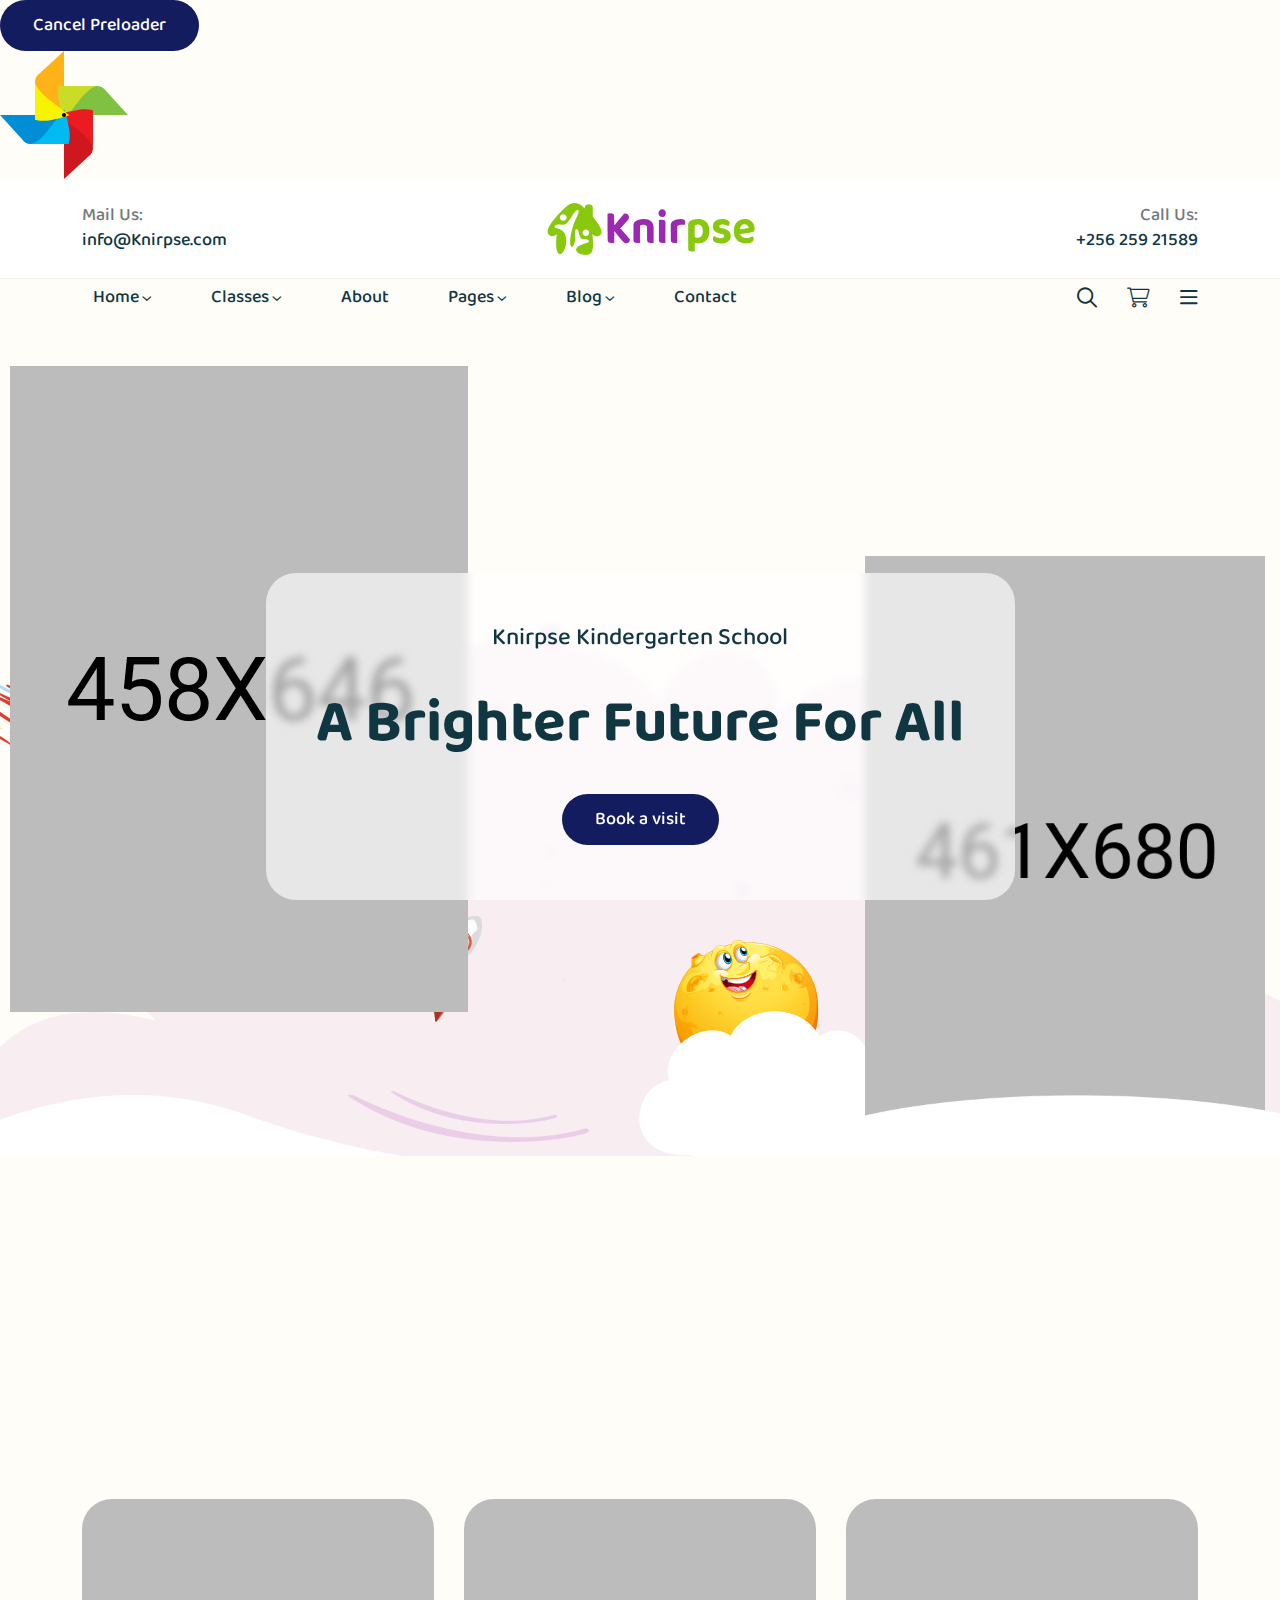
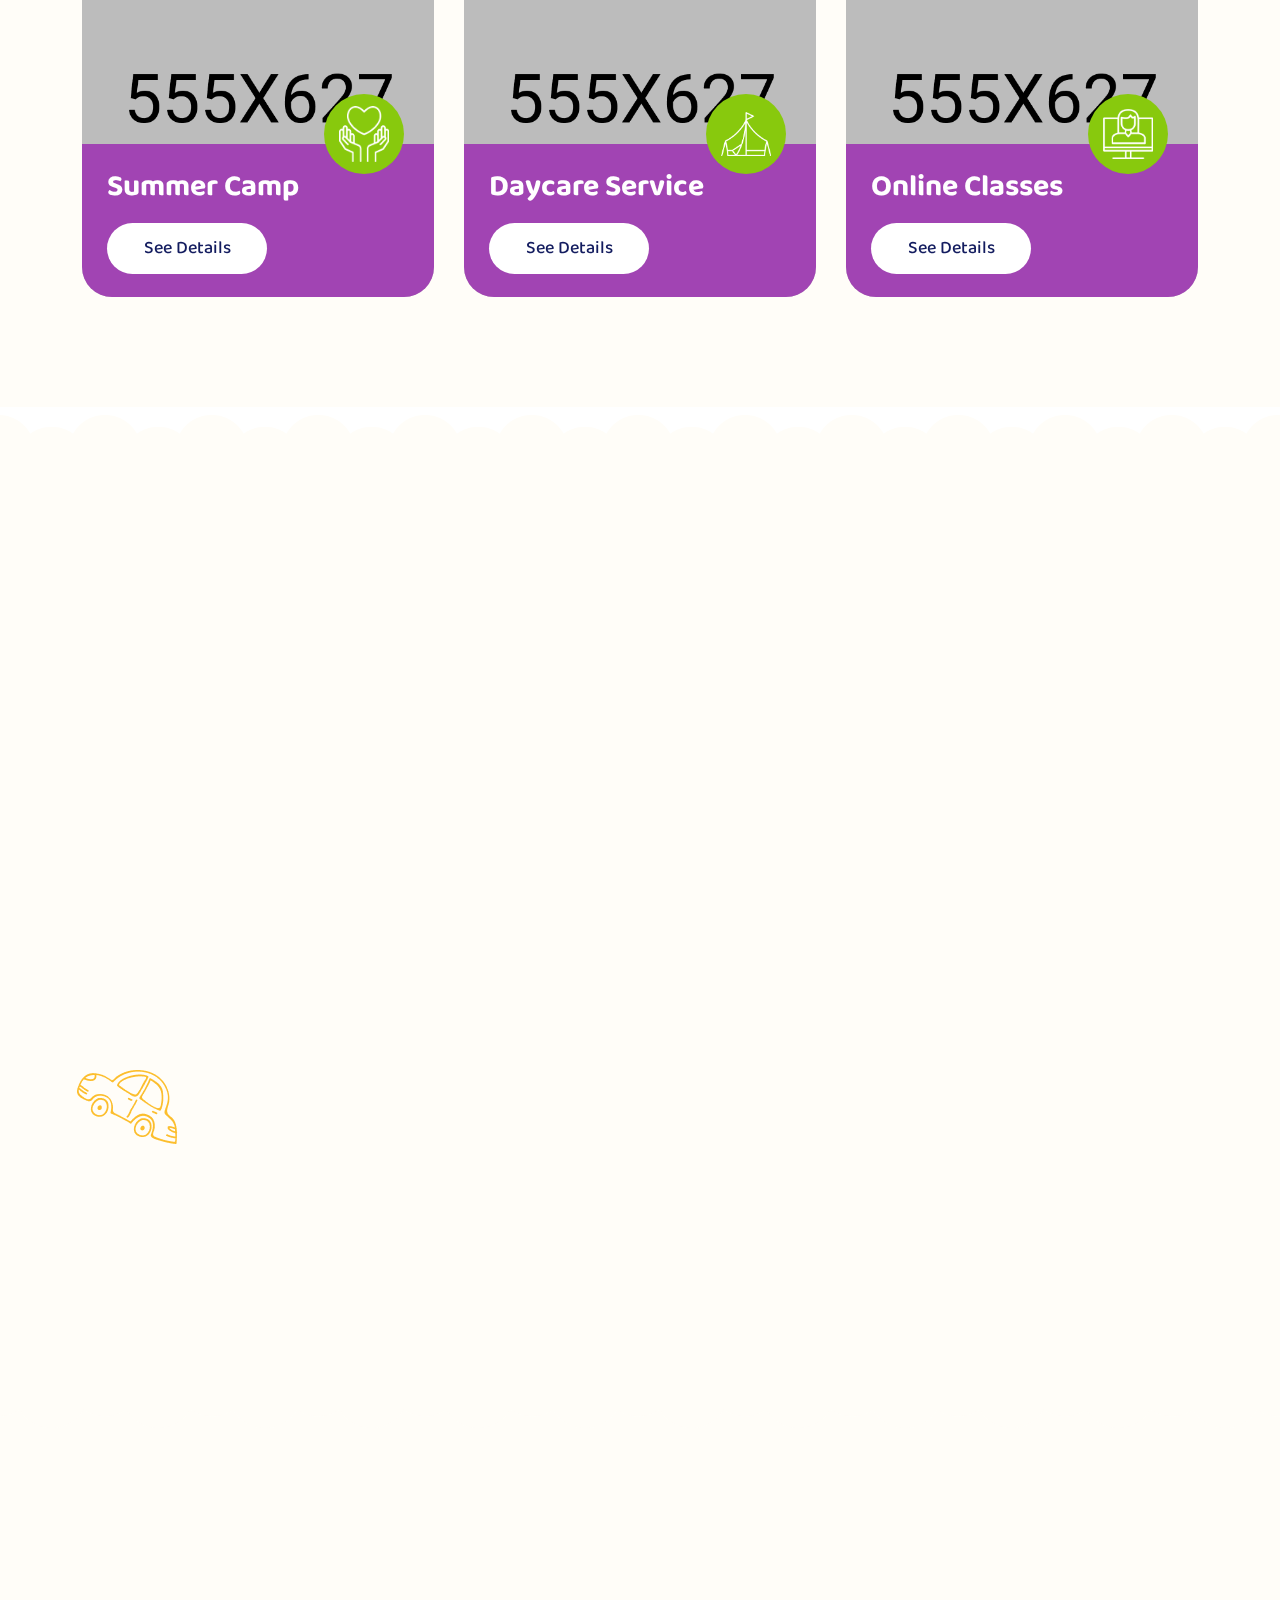
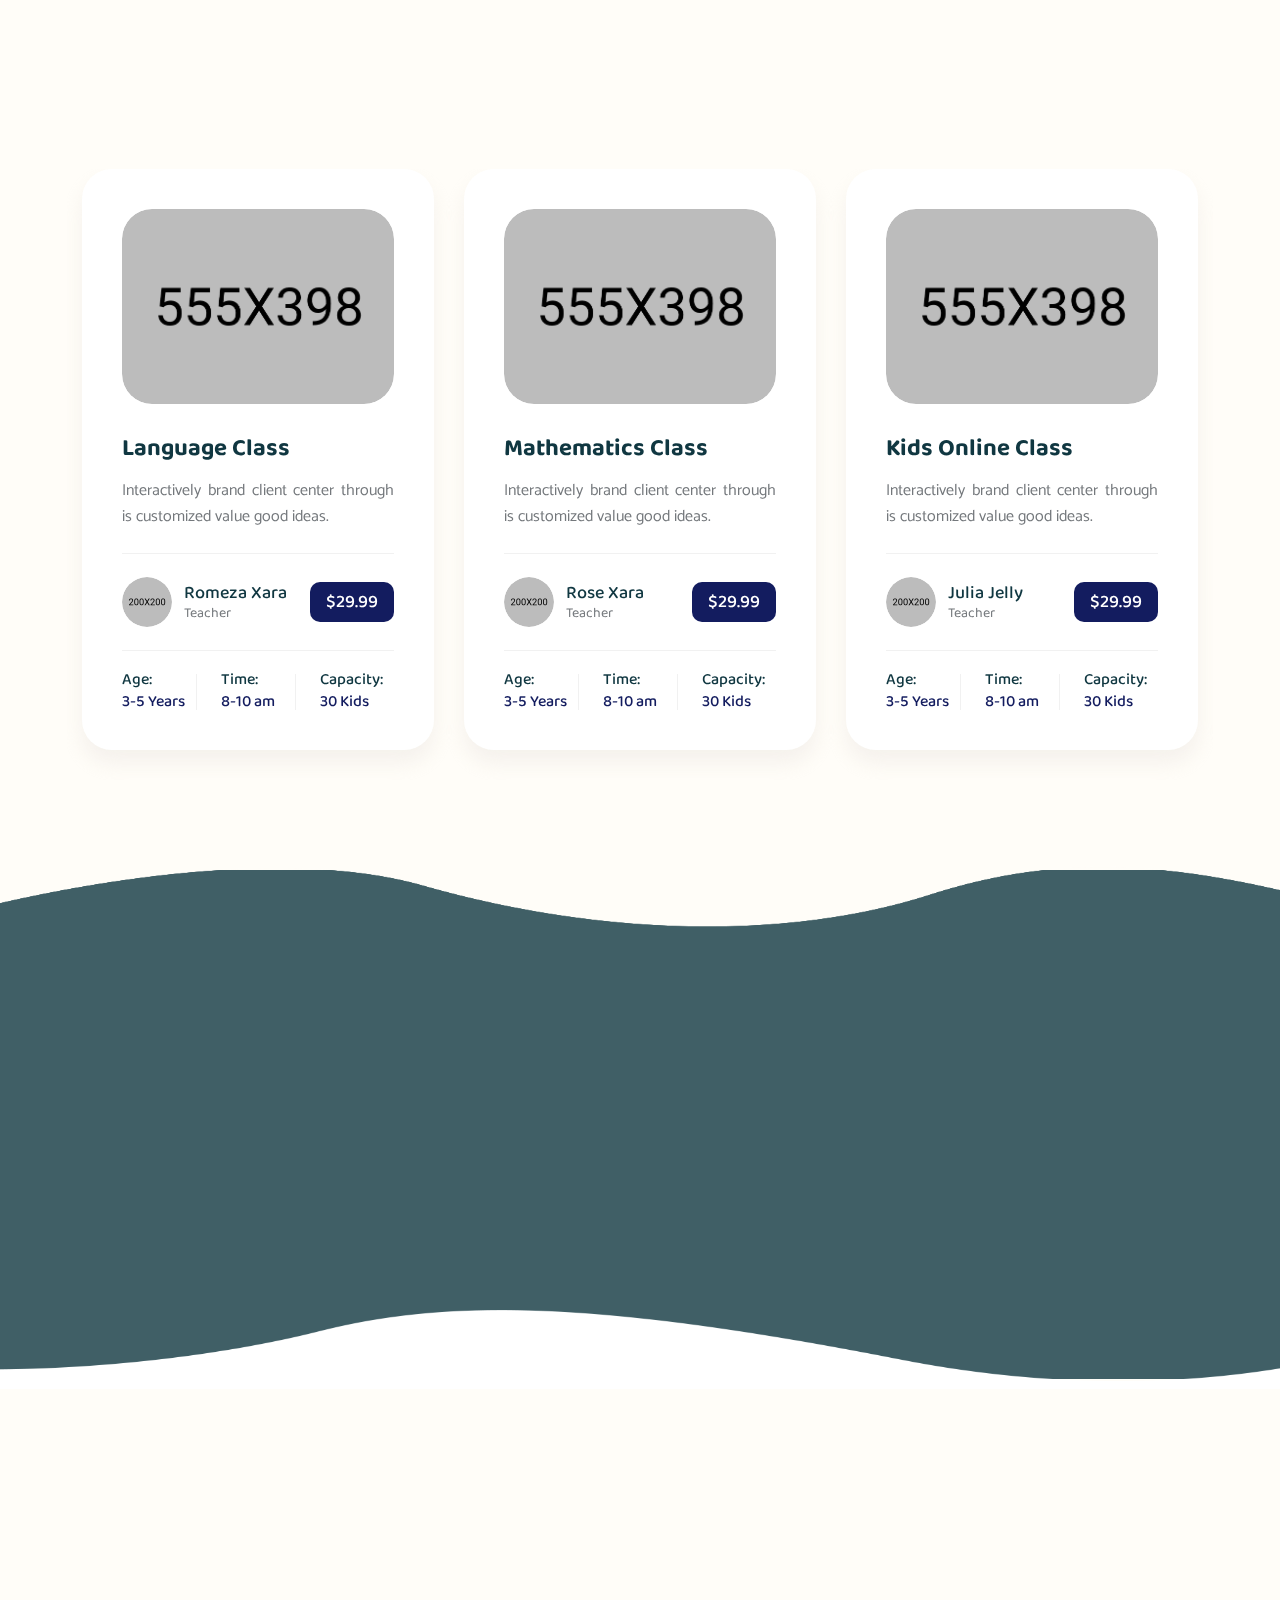
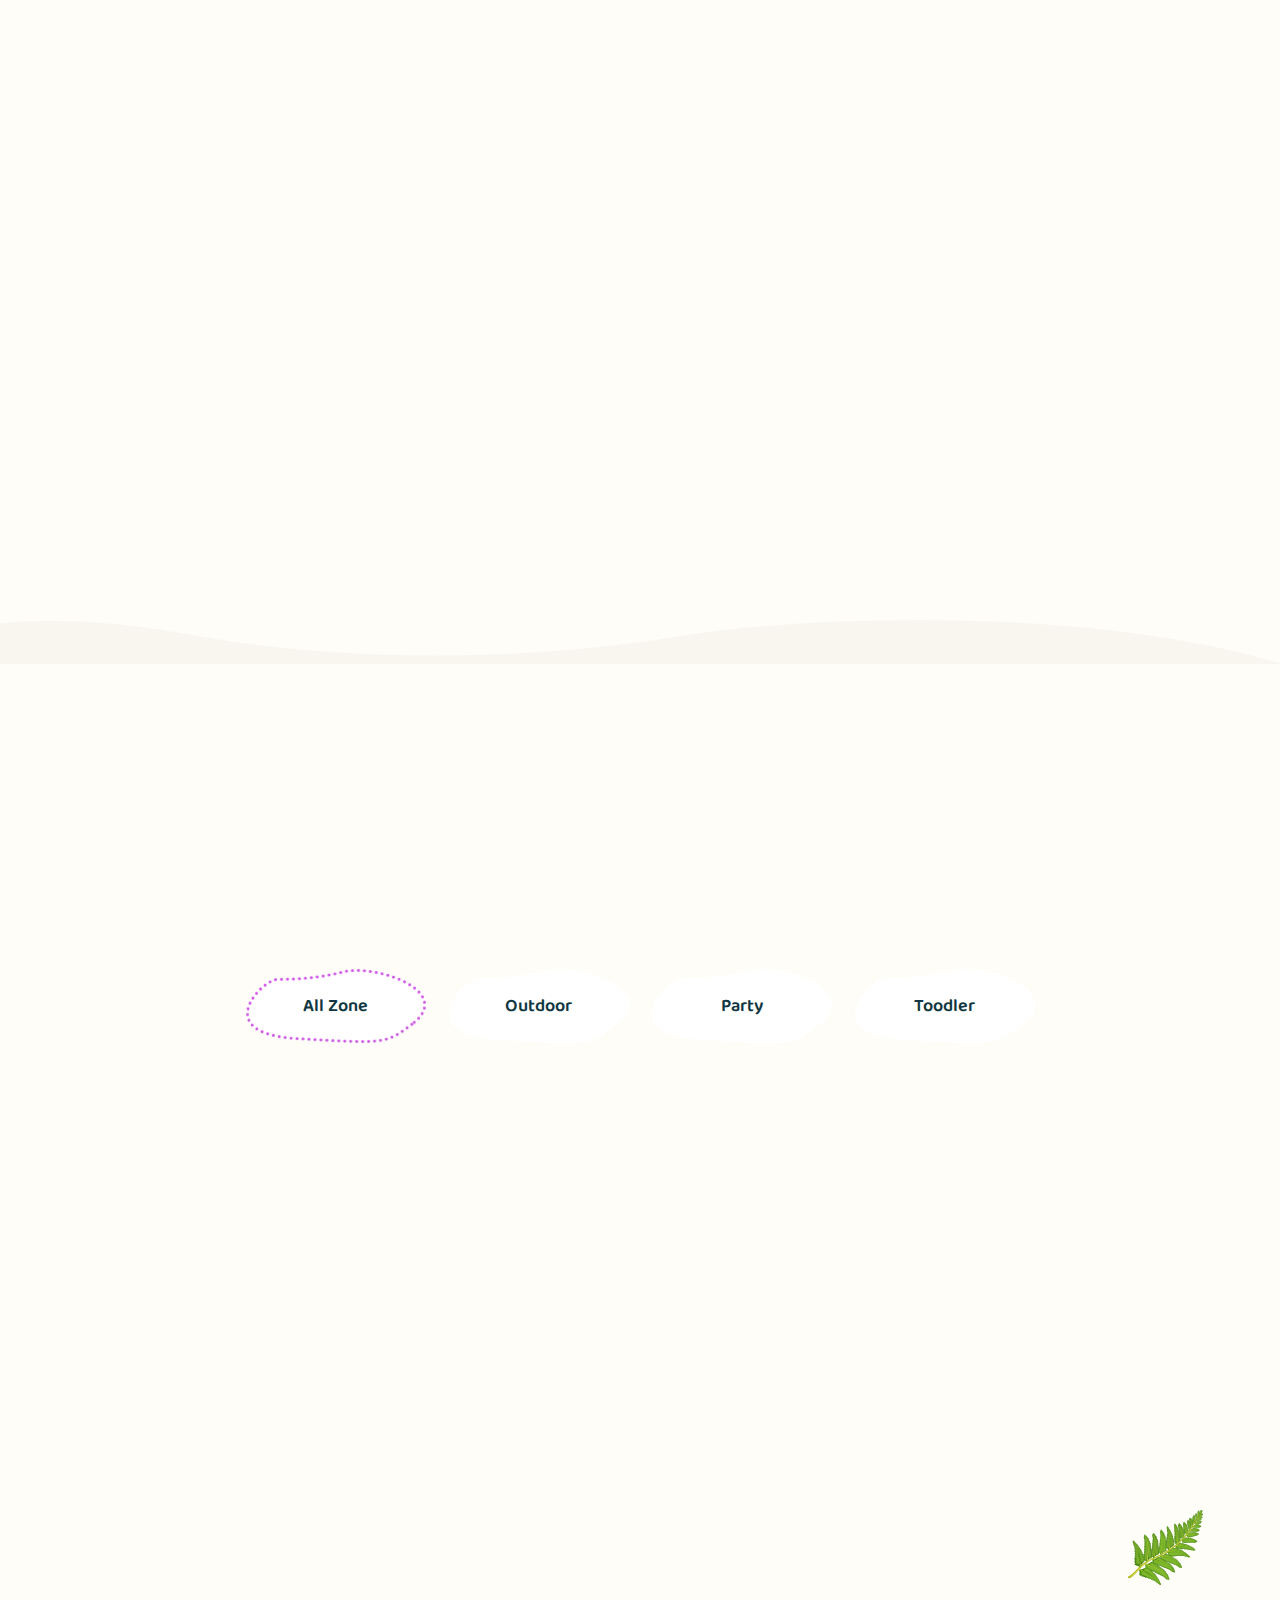
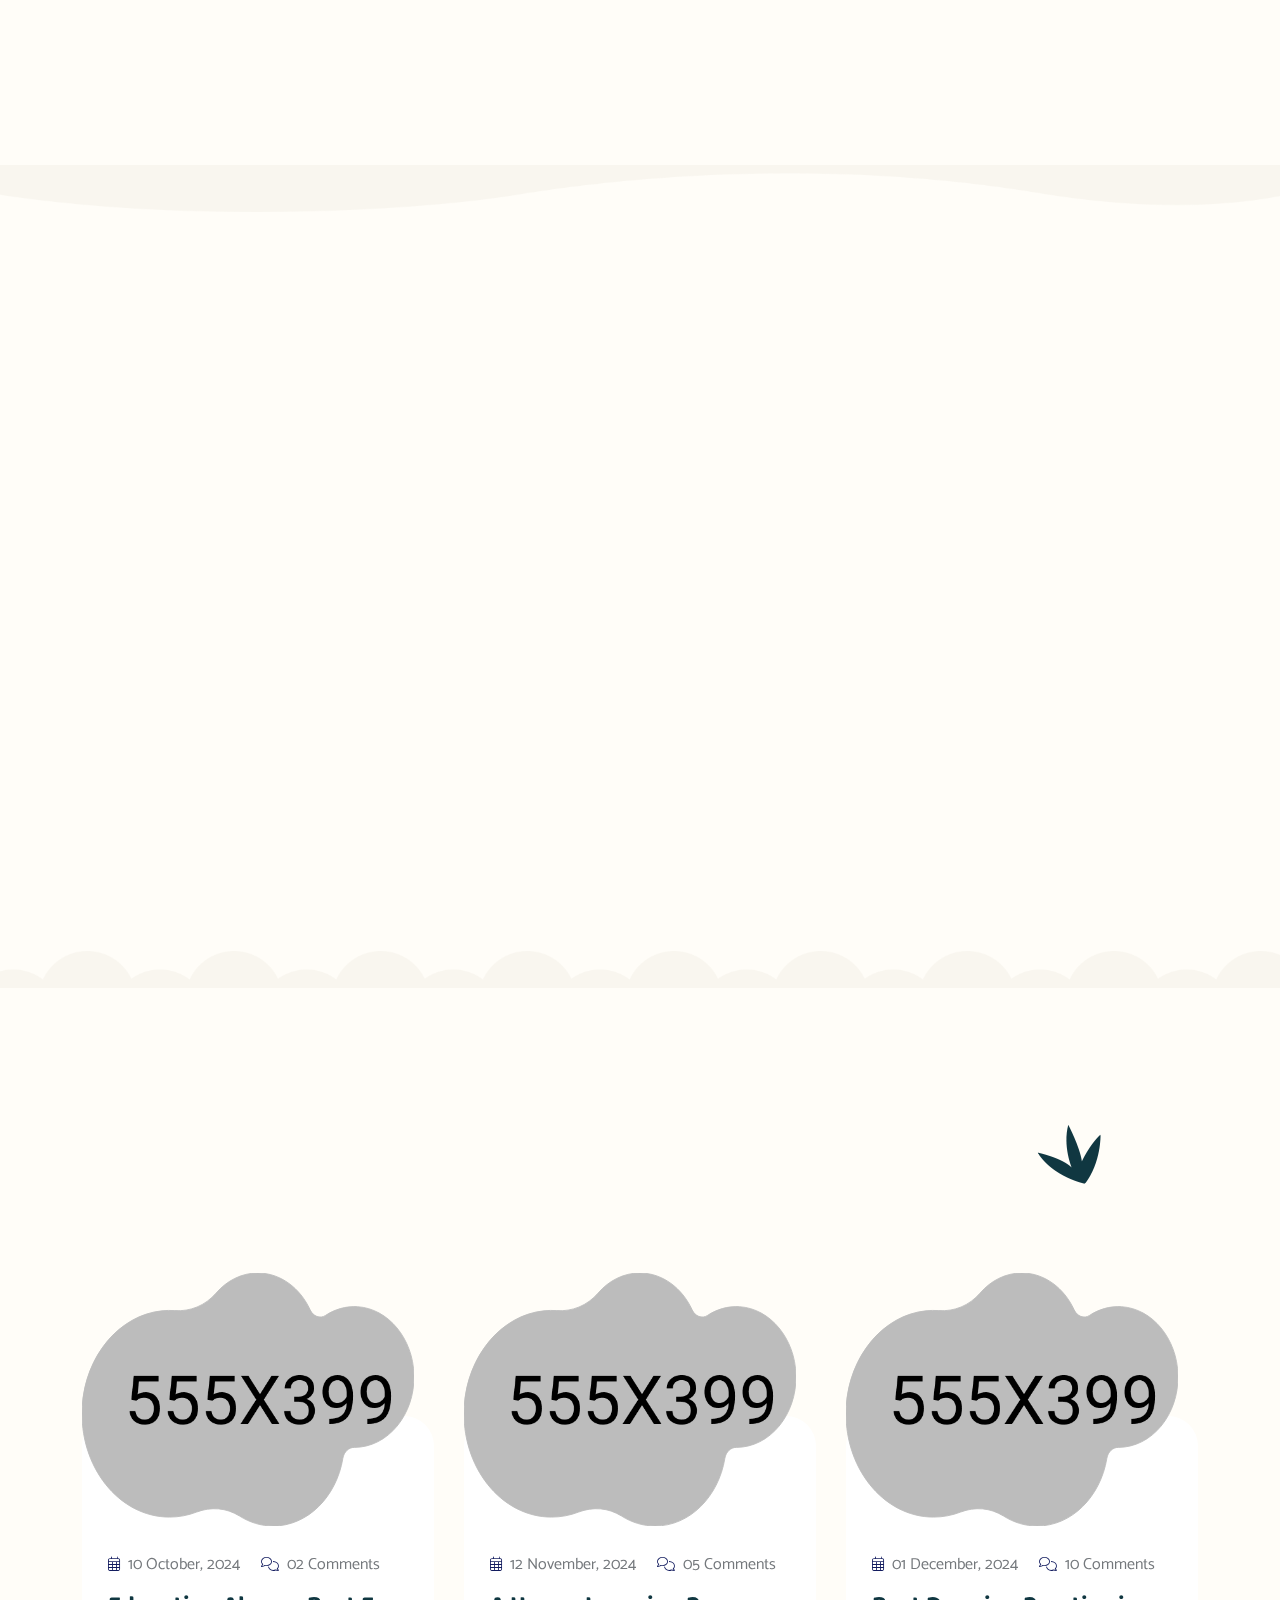
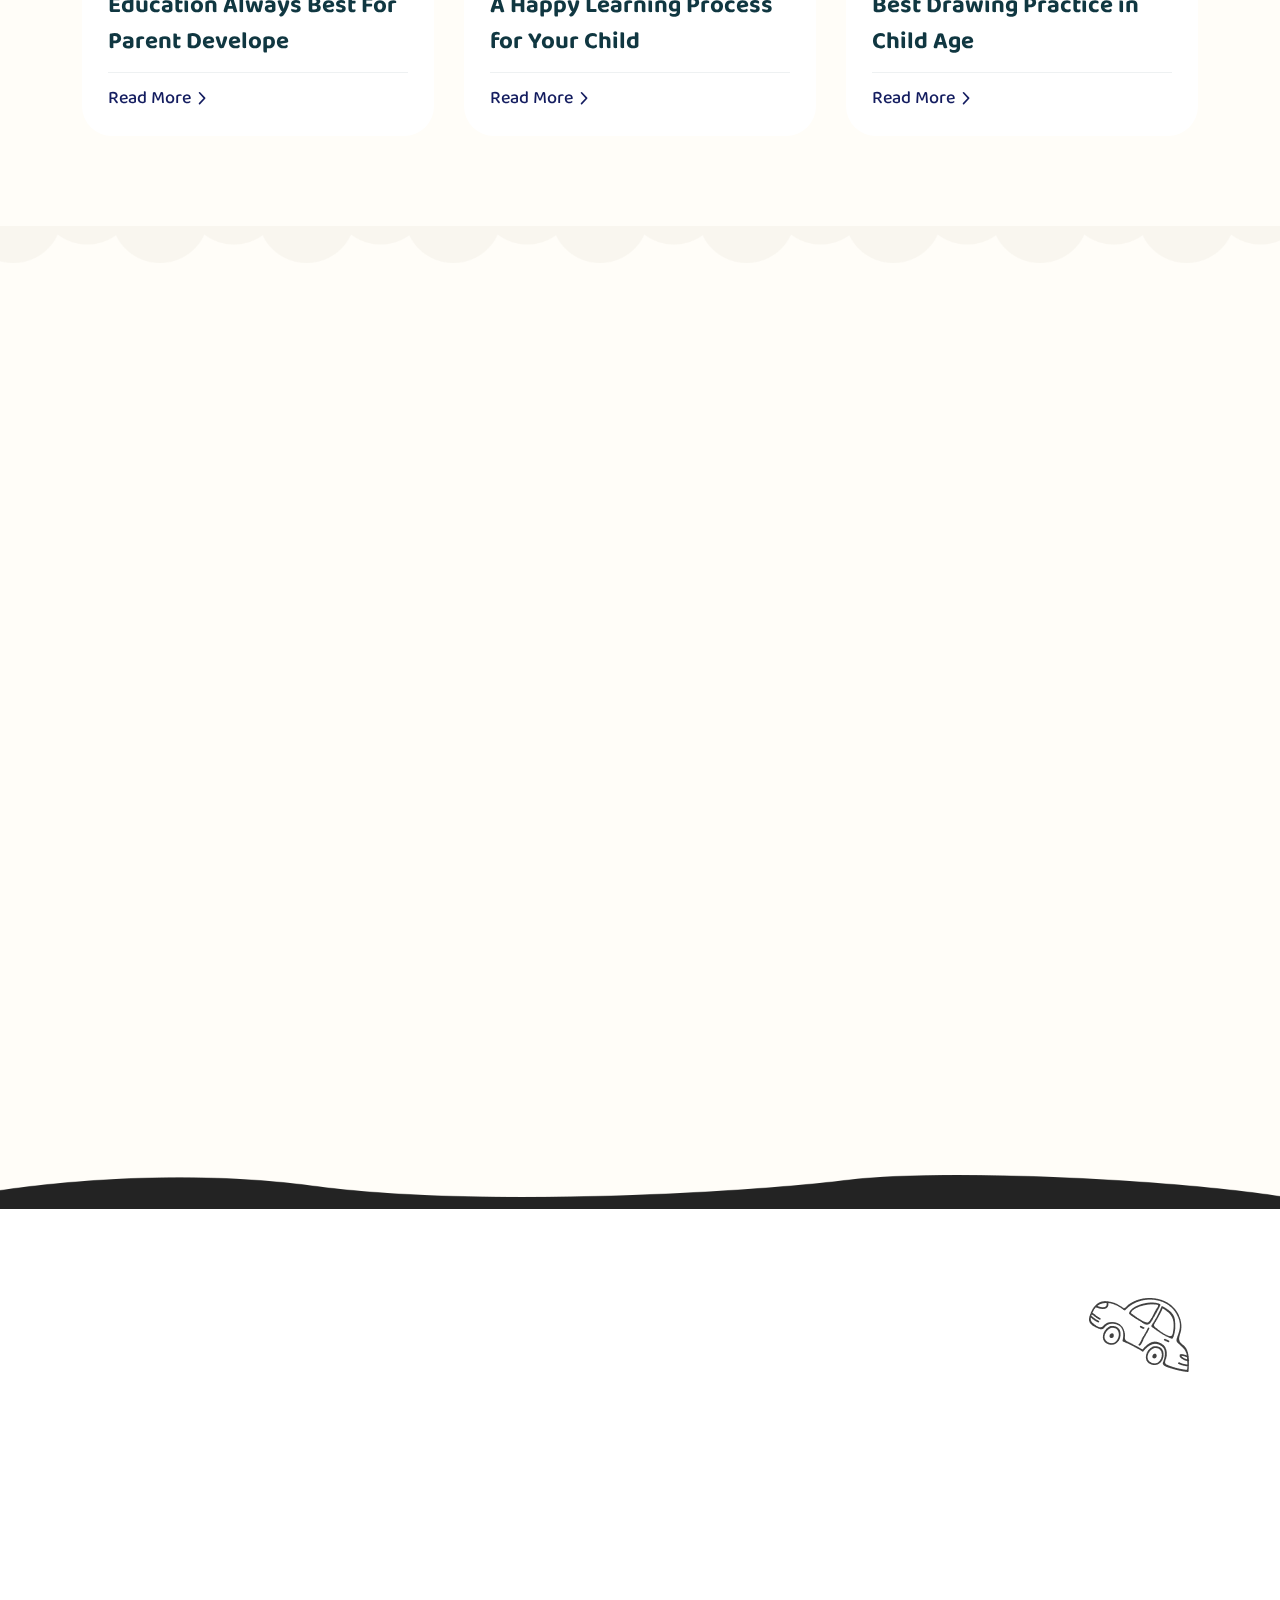
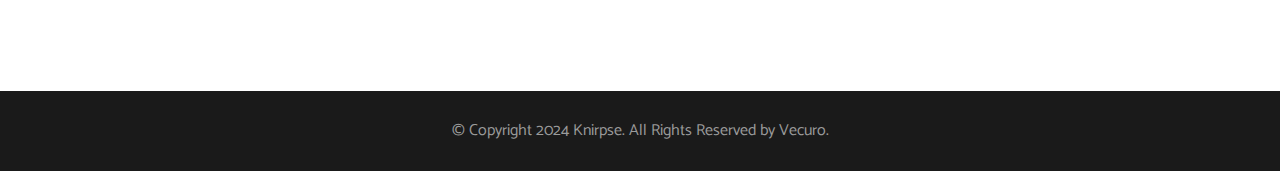
<file: index-3.html>
<!doctype html>
<html class="no-js" lang="zxx">

<head>
    <meta charset="utf-8">
    <meta http-equiv="x-ua-compatible" content="ie=edge">
    <title>Knirpse - Kindergarten & Baby Care Template</title>
    <meta name="author" content="vecuro_themes">
    <meta name="description" content="Knirpse - Kindergarten & Baby Care Template">
    <meta name="keywords" content="Knirpse - Kindergarten & Baby Care Template" >
    <meta name="robots" content="INDEX,FOLLOW">

    <!-- Mobile Specific Metas -->
    <meta name="viewport" content="width=device-width, initial-scale=1, shrink-to-fit=no">

    <!-- Favicons - Place favicon.ico in the root directory -->
    <link rel="shortcut icon" href="assets/img/favicon.ico" type="image/x-icon">
    <link rel="icon" href="assets/img/favicon.ico" type="image/x-icon">

    <!--==============================
	    All CSS File
	============================== -->
    <!-- Google Fonts-->
    <link href="https://fonts.googleapis.com/css2?family=Baloo+2:wght@400;500;600;700;800&family=Catamaran:wght@100;200;300;400;500;600;700;800;900&display=swap" rel="stylesheet">
    <!-- Bootstrap -->
    <link rel="stylesheet" href="assets/css/bootstrap.min.css">
    <!-- Fontawesome Icon -->
    <link rel="stylesheet" href="assets/css/fontawesome.min.css">
    <!-- Magnific Popup -->
    <link rel="stylesheet" href="assets/css/magnific-popup.min.css">
    <!-- Slick Slider -->
    <link rel="stylesheet" href="assets/css/slick.min.css">
    <!-- Theme Custom CSS -->
    <link rel="stylesheet" href="assets/css/style.css">

</head>

<body>


    <!--[if lte IE 9]>
    	<p class="browserupgrade">You are using an <strong>outdated</strong> browser. Please <a href="https://browsehappy.com/">upgrade your browser</a> to improve your experience and security.</p>
    <![endif]-->

    <!--************* Code Start From Here ************* -->

    <!--========== Preloader =========-->
    <div class="preloader">
        <button class="vs-btn wave-btn preloaderCls">Cancel Preloader </button>
        <div class="preloader-inner">
            <svg id="preloader" xmlns="http://www.w3.org/2000/svg" width="128" height="128" viewBox="0 0 128 128">
                <path id="Path_1" data-name="Path 1" d="M64,0,40.08,21.9a10.98,10.98,0,0,0-5.05,8.75C34.37,44.85,64,60.63,64,60.63Z" fill="#ffb118" />
                <path id="Path_2" data-name="Path 2" d="M128,64,106.12,40.1a10.97,10.97,0,0,0-8.75-5.05C83.17,34.4,67.4,64,67.4,64Z" fill="#80c141" />
                <path id="Path_3" data-name="Path 3" d="M63.7,69.73a110.97,110.97,0,0,1-5.04-20.54c-1.16-8.7.68-14.17.68-14.17H97.37s-4.3-.86-14.47,10.1C79.84,48.42,63.7,69.7,63.7,69.7Z" fill="#cadc28" />
                <path id="Path_4" data-name="Path 4" d="M64,128l23.9-21.88a10.97,10.97,0,0,0,5.05-8.75C93.6,83.17,64,67.4,64,67.4Z" fill="#cf171f" />
                <path id="Path_5" data-name="Path 5" d="M58.27,63.7a110.97,110.97,0,0,1,20.54-5.04c8.7-1.16,14.17.68,14.17.68V97.37s.86-4.3-10.1-14.47C79.58,79.84,58.3,63.7,58.3,63.7Z" fill="#ec1b21" />
                <path id="Path_6" data-name="Path 6" d="M0,64,21.88,87.9a10.97,10.97,0,0,0,8.75,5.05C44.83,93.6,60.6,64,60.6,64Z" fill="#018ed5" />
                <path id="Path_7" data-name="Path 7" d="M64.3,58.27a110.97,110.97,0,0,1,5.04,20.54c1.16,8.7-.68,14.17-.68,14.17H30.63s4.3.86,14.47-10.1c3.06-3.3,19.2-24.58,19.2-24.58Z" fill="#00bbf2" />
                <path id="Path_8" data-name="Path 8" d="M69.73,64.34a111.023,111.023,0,0,1-20.55,5.05c-8.7,1.14-14.15-.7-14.15-.7V30.65s-.86,4.3,10.1,14.5c3.3,3.05,24.6,19.2,24.6,19.2Z" fill="#f8f400" />
                <circle id="Ellipse_1" data-name="Ellipse 1" cx="2.03" cy="2.03" r="2.03" transform="translate(61.97 61.97)" />
            </svg>
        </div>
    </div>

    <div class="popup-search-box d-none d-lg-block  ">
        <button class="searchClose border-theme text-theme"><i class="fal fa-times"></i></button>
        <form action="#">
            <input type="text" class="border-theme" placeholder="What are you looking for">
            <button type="submit"><i class="fal fa-search"></i></button>
        </form>
    </div>

    <!-- Side menu start -->
    <div class="sidemenu-wrapper">
        <div class="sidemenu-content">
            <button class="closeButton sideMenuCls"><i class="far fa-times"></i></button>
            <div class="widget footer-widget">
                <div class="vs-widget-about">
                    <div class="about-logo">
                        <a href="index.html">
                            <img src="assets/img/logo.svg" alt="Knirpse">
                        </a>
                    </div>
                    <p class="about-text">Eiusmod tempor incididunt ut labore et dolore magna aliqua. Quis ipsum ultrice gravida isus commodo viverra.</p>
                    <div class="multi-social">
                        <a href="#"><i class="fab fa-facebook-f"></i></a>
                        <a href="#"><i class="fab fa-twitter"></i></a>
                        <a href="#"><i class="fab fa-pinterest-p"></i></a>
                        <a href="#"><i class="fab fa-linkedin-in"></i></a>
                    </div>
                </div>
            </div>

            <div class="widget footer-widget">
                <h3 class="widget_title">Contact Us</h3>
                <div class="vs-widget-contact">
                    <p class="footer-info"><i class="fas fa-map-marker-alt"></i>256 Lonely Street Ave, Brooklyn CA, United State</p>
                    <p class="footer-info"><i class="fas fa-envelope"></i><a href="mailto:info@Knirpseteam.com">info@Knirpseteam.com</a></p>
                    <p class="footer-info"><i class="fas fa-phone-alt"></i><a href="tel:+25631562156236">+256 (3156) 2156 236</a></p>
                </div>
            </div>

            <div class="widget footer-widget">
                <h4 class="widget_title">News Feed</h4>
                <div class="recent-post-wrap">
                    <div class="recent-post">
                        <div class="media-img">
                            <a href="blog-details.html"><img src="assets/img/blog/blog-thumb-1.jpg" alt="Blog Image"></a>
                        </div>
                        <div class="media-body">
                            <div class="recent-post-meta"><a href="blog.html"><i class="fal fa-calendar-alt"></i> 25th March, 2024</a></div>
                            <h4 class="post-title"><a href="blog-details.html">User’s Pepare Using Story Guide Yes</a></h4>
                        </div>
                    </div>
                    <div class="recent-post">
                        <div class="media-img">
                            <a href="blog-details.html"><img src="assets/img/blog/blog-thumb-2.jpg" alt="Blog Image"></a>
                        </div>
                        <div class="media-body">
                            <div class="recent-post-meta"><a href="blog.html"><i class="fal fa-calendar-alt"></i> 25th March, 2024</a></div>
                            <h4 class="post-title"><a href="blog-details.html">How to prepare child for examination</a></h4>
                        </div>
                    </div>
                </div>
            </div>
        </div>
    </div>
    <!-- Side menu end -->

    <!--vs-mobile-menu start-->
    <div class="vs-menu-wrapper">
        <div class="vs-menu-area">
            <button class="vs-menu-toggle"><i class="fal fa-times"></i></button>
            <div class="mobile-logo">
                <a href="index.html"><img src="assets/img/logo.svg" alt="Knirpse"></a>
            </div>
            <div class="vs-mobile-menu">
                <ul>
                    <li class="menu-item-has-children">
                        <a href="index.html">Home</a>
                        <ul class="sub-menu">
                            <li><a href="index.html">Home One</a></li>
                            <li><a href="index-2.html">Home Two</a></li>
                            <li><a href="index-3.html">Home Three</a></li>
                            <li><a href="index-4.html">Home Four</a></li>
                            <li><a href="index-5.html">Home Five</a></li>
                        </ul>
                    </li>
                    <li class="menu-item-has-children">
                        <a href="#">Classes</a>
                        <ul class="sub-menu">
                            <li><a href="classes.html">Classes</a></li>
                            <li><a href="class-details.html">Class Details</a></li>
                        </ul>
                    </li>
                    <li><a href="about.html">About</a></li>
                    <li class="menu-item-has-children">
                        <a href="#">Pages</a>
                        <ul class="sub-menu">
                            <li><a href="event.html">Event</a></li>
                            <li><a href="event-details.html">Event Details</a></li>
                            <li><a href="gallery.html">Gallery</a></li>
                            <li><a href="team-details.html">Team Details</a></li>
                            <li><a href="service.html">Services</a></li>
                            <li><a href="service-details.html">Services Details</a></li>
                            <li><a href="shop.html">Shop</a></li>
                            <li><a href="shop-with-sidebar.html">Shop Sidebar</a></li>
                            <li><a href="shop-details.html">Shop Details</a></li>
                            <li><a href="cart.html">Shopping Cart</a></li>
                            <li><a href="checkout.html">Checkout</a></li>
                            <li><a href="wishlist.html">Wishlist</a></li>
                            <li><a href="error.html">Error Page</a></li>
                        </ul>
                    </li>
                    <li class="menu-item-has-children">
                        <a href="#">Blog</a>
                        <ul class="sub-menu">
                            <li><a href="blog.html">Blog</a></li>
                            <li><a href="blog-details.html">Blog Details</a></li>
                        </ul>
                    </li>
                    <li>
                        <a href="contact.html">Contact</a>
                    </li>
                </ul>
            </div><!-- Menu Will Append With Javascript -->
        </div>
    </div>
    <!--vs-mobile-menu end-->

    <!--======== Header ========-->
    <header class="vs-header">
        <!--header-top-wrapper start-->
        <div class="header-top-area style-2 d-none d-lg-block">
            <div class="container">
                <div class="row align-items-center justify-content-between">
                    <div class="col-auto">
                        <div class="header-info">
                            Mail Us:
                            <a href="mailto:info@Knirpse.com">info@Knirpse.com</a>
                        </div>
                    </div>
                    <div class="col-auto">
                        <div class="header-logo">
                            <a href="index.html">
                                <img src="assets/img/logo.svg" alt="Knirpse">
                            </a>
                        </div>
                    </div>
                    <div class="col-auto text-end">
                        <div class="header-info">
                            Call Us:
                            <a href="tel:+25625921589">+256 259 21589</a>
                        </div>
                    </div>
                </div>
            </div>
        </div>
        <!--header-top-wrapper end-->
        <!--vs-main-menu-wrapper start-->
        <div class="sticky-wrapper">
            <div class="sticky-active">
                <div class="header-menu-area">
                    <div class="container">
                        <div class="row align-items-center justify-content-between">
                            <div class="col-auto d-inline-block d-lg-none">
                                <div class="header-logo">
                                    <a href="index.html">
                                        <img src="assets/img/logo.svg" alt="Knirpse">
                                    </a>
                                </div>
                            </div>
                            <div class="col-auto">
                                <nav class="main-menu menu-style2 d-none d-lg-inline-block">
                                    <ul>
                                        <li class="menu-item-has-children">
                                            <a href="index.html">Home</a>
                                            <ul class="sub-menu">
                                                <li><a href="index.html">Home One</a></li>
                                                <li><a href="index-2.html">Home Two</a></li>
                                                <li><a href="index-3.html">Home Three</a></li>
                                                <li><a href="index-4.html">Home Four</a></li>
                                                <li><a href="index-5.html">Home Five</a></li>
                                            </ul>
                                        </li>
                                        <li class="menu-item-has-children">
                                            <a href="#">Classes</a>
                                            <ul class="sub-menu">
                                                <li><a href="classes.html">Classes</a></li>
                                                <li><a href="class-details.html">Class Details</a></li>
                                            </ul>
                                        </li>
                                        <li><a href="about.html">About</a></li>
                                        <li class="menu-item-has-children">
                                            <a href="#">Pages</a>
                                            <ul class="sub-menu">
                                                <li class="menu-item-has-children">
                                                    <a href="shop.html">Shop</a>
                                                    <ul class="sub-menu">
                                                        <li><a href="shop.html">Shop</a></li>
                                                        <li><a href="shop-with-sidebar.html">Shop Sidebar</a></li>
                                                        <li><a href="shop-details.html">Shop Details</a></li>
                                                        <li><a href="cart.html">Shopping Cart</a></li>
                                                        <li><a href="checkout.html">Checkout</a></li>
                                                        <li><a href="wishlist.html">Wishlist</a></li>
                                                    </ul>
                                                </li>
                                                <li><a href="event.html">Event</a></li>
                                                <li><a href="event-details.html">Event Details</a></li>
                                                <li><a href="gallery.html">Gallery</a></li>
                                                <li><a href="team-details.html">Team Details</a></li>
                                                <li><a href="service.html">Services</a></li>
                                                <li><a href="service-details.html">Services Details</a></li>
                                                <li><a href="error.html">Error Page</a></li>
                                            </ul>
                                        </li>
                                        <li class="menu-item-has-children">
                                            <a href="#">Blog</a>
                                            <ul class="sub-menu">
                                                <li><a href="blog.html">Blog</a></li>
                                                <li><a href="blog-details.html">Blog Details</a></li>
                                            </ul>
                                        </li>
                                        <li>
                                            <a href="contact.html">Contact</a>
                                        </li>
                                    </ul>
                                </nav>
                                <button type="button" class="vs-menu-toggle d-block d-lg-none"><i class="far fa-bars"></i> Menu</button>
                            </div>
                            <div class="col-auto d-none d-lg-block">
                                <div class="header-button">
                                    <button type="button" class="searchBoxToggler simple-icon"><i class="far fa-search"></i></button>
                                    <a href="cart.html" class="simple-icon"><i class="fal fa-shopping-cart"></i></a>
                                    <button type="button" class="sideMenuToggler simple-icon"><i class="far fa-bars"></i></button>
                                </div>
                            </div>
                        </div>
                    </div>
                </div>
            </div>
        </div>
        <!--vs-main-menu-wrapper end-->
    </header>
    <!--======== / Header ========-->


    <!--======== Hero Section ========-->
    <section class="vs-hero-wrapper hero-2 parallax" data-calibrate-y="false" data-bg-src="assets/img/bg/hero2-bg.jpg">
        <div class="section-after d-none d-lg-block">
            <img src="assets/img/shape/hero2-after.png" alt="shape">
        </div>
        <div class="container">
            <div class="vs-hero-inner">
                <div class="hero-content-box">
                    <span class="h4 hero-subtitle style-2">Knirpse Kindergarten School</span>
                    <h2 class="hero-title style-2">A Brighter Future For All</h2>
                    <a href="contact.html" class="vs-btn wave-btn">Book a visit</a>
                </div>
            </div>
        </div>
        <img class="layer hero-img-1" data-depth="0.3" src="assets/img/bg/hero2-img-1.png" alt="shape">
        <img class="layer hero-img-2" data-depth="0.2" src="assets/img/bg/hero2-img-2.png" alt="shape">

        <div id="cloud" class="shape-mockup" data-bottom="-4%" data-left="0%"><img src="assets/img/bg/hero2-cloud.png" alt="shapes"></div>
        <div id="fire" class="shape-mockup" data-bottom="37%" data-left="-4%"><img src="assets/img/icon/fire.png" alt="shapes"></div>
        <div id="star" class="shape-mockup rotate" data-top="11%" data-left="27%"><img src="assets/img/icon/star-4.png" alt="shapes"></div>
        <div id="rocket" class="shape-mockup" data-bottom="16%" data-left="30%"><img src="assets/img/icon/rocket-2.png" alt="shapes"></div>
        <div id="emoji" class="shape-mockup d-none d-xl-block" data-bottom="9%" data-right="36%"><img src="assets/img/icon/emoji-1.png" alt="shapes"></div>
        <div id="cloud2" class="shape-mockup d-none d-xl-block" data-bottom="-4%" data-right="30%"><img src="assets/img/icon/cloud-4.png" alt="shapes"></div>
    </section>
    <!--======== / Hero Section ========-->


    <!--======== Service Section ========-->
    <section class="service-section space service-layout2">
        <div class="container">
            <div class="row mb-30 align-items-center wow fadeInUp" data-wow-delay="0.1s">
                <div class="col-lg-5">
                    <div class="title-area text-center text-lg-start mb-0 wow fadeInUp" data-wow-delay="0.1s">
                        <span class="sub-title">Our Services</span>
                        <h2 class="sec-title">Perfect Services Give For Your Mind</h2>
                    </div>
                </div>
                <div class="col-auto ms-auto">
                    <div class="vs-icon-box d-none d-lg-block">
                        <button data-slick-prev="#sbox2" class="icon-btn style-2 arrow-left"><i class="far fa-arrow-left"></i></button>
                        <button data-slick-next="#sbox2" class="icon-btn style-2 arrow-right ml-5"><i class="far fa-arrow-right"></i></button>
                    </div>
                </div>
            </div>

            <div class="row vs-carousel" data-slide-show="3" id="sbox2">
                <!-- Single Item -->
                <div class="col-lg-4 col-md-6 wow fadeInUp" data-wow-delay="0.1s">
                    <div class="service-box">
                        <div class="service-img">
                            <img src="assets/img/service/s-1.jpg" alt="service">
                        </div>
                        <div class="service-content">
                            <div class="service-icon">
                                <img src="assets/img/icon/sr-1.png" alt="icon">
                            </div>
                            <h3 class="service-title"><a href="service-details.html">Summer Camp</a></h3>
                            <p class="service-text">Dynamically benchmark seamless growth strategies via multidisciplinary initiatives. Credibly brand collaborative.</p>
                            <a href="service-details.html" class="vs-btn style-2">See Details</a>
                        </div>
                    </div>
                </div>
                <!-- Single Item -->
                <div class="col-lg-4 col-md-6 wow fadeInUp" data-wow-delay="0.1s">
                    <div class="service-box">
                        <div class="service-img">
                            <img src="assets/img/service/s-2.jpg" alt="service">
                        </div>
                        <div class="service-content">
                            <div class="service-icon">
                                <img src="assets/img/icon/sr-2.png" alt="icon">
                            </div>
                            <h3 class="service-title"><a href="service-details.html">Daycare Service</a></h3>
                            <p class="service-text">Dynamically benchmark seamless growth strategies via multidisciplinary initiatives. Credibly brand collaborative.</p>
                            <a href="service-details.html" class="vs-btn style-2">See Details</a>
                        </div>
                    </div>
                </div>
                <!-- Single Item -->
                <div class="col-lg-4 col-md-6 wow fadeInUp" data-wow-delay="0.1s">
                    <div class="service-box">
                        <div class="service-img">
                            <img src="assets/img/service/s-3.jpg" alt="service">
                        </div>
                        <div class="service-content">
                            <div class="service-icon">
                                <img src="assets/img/icon/sr-3.png" alt="icon">
                            </div>
                            <h3 class="service-title"><a href="service-details.html">Online Classes</a></h3>
                            <p class="service-text">Dynamically benchmark seamless growth strategies via multidisciplinary initiatives. Credibly brand collaborative.</p>
                            <a href="service-details.html" class="vs-btn style-2">See Details</a>
                        </div>
                    </div>
                </div>
                <!-- Single Item -->
                <div class="col-lg-4 col-md-6 wow fadeInUp" data-wow-delay="0.1s">
                    <div class="service-box">
                        <div class="service-img">
                            <img src="assets/img/service/s-4.jpg" alt="service">
                        </div>
                        <div class="service-content">
                            <div class="service-icon">
                                <img src="assets/img/icon/sr-4.png" alt="icon">
                            </div>
                            <h3 class="service-title"><a href="service-details.html">Digital Learning</a></h3>
                            <p class="service-text">Dynamically benchmark seamless growth strategies via multidisciplinary initiatives. Credibly brand collaborative.</p>
                            <a href="service-details.html" class="vs-btn style-2">See Details</a>
                        </div>
                    </div>
                </div>
                <!-- Single Item -->
                <div class="col-lg-4 col-md-6 wow fadeInUp" data-wow-delay="0.1s">
                    <div class="service-box">
                        <div class="service-img">
                            <img src="assets/img/service/s-5.jpg" alt="service">
                        </div>
                        <div class="service-content">
                            <div class="service-icon">
                                <img src="assets/img/icon/sr-5.png" alt="icon">
                            </div>
                            <h3 class="service-title"><a href="service-details.html">Childcare Service</a></h3>
                            <p class="service-text">Dynamically benchmark seamless growth strategies via multidisciplinary initiatives. Credibly brand collaborative.</p>
                            <a href="service-details.html" class="vs-btn style-2">See Details</a>
                        </div>
                    </div>
                </div>
                <!-- Single Item -->
                <div class="col-lg-4 col-md-6 wow fadeInUp" data-wow-delay="0.1s">
                    <div class="service-box">
                        <div class="service-img">
                            <img src="assets/img/service/s-6.jpg" alt="service">
                        </div>
                        <div class="service-content">
                            <div class="service-icon">
                                <img src="assets/img/icon/sr-6.png" alt="icon">
                            </div>
                            <h3 class="service-title"><a href="service-details.html">Home Tutor</a></h3>
                            <p class="service-text">Dynamically benchmark seamless growth strategies via multidisciplinary initiatives. Credibly brand collaborative.</p>
                            <a href="service-details.html" class="vs-btn style-2">See Details</a>
                        </div>
                    </div>
                </div>
            </div>
        </div>
    </section>
    <!--======== / Service Section ========-->

    <!--======== About Section ========-->
    <section class="about-section bg-smoke space-shape-plus">
        <div class="container">
            <div class="row text-center justify-content-center wow fadeInUp" data-wow-delay="0.1s">
                <div class="col-xl-6 col-lg-7 col-md-8 col-sm-9">
                    <div class="title-area">
                        <span class="sub-title">About Our Company</span>
                        <h2 class="sec-title">Knirpse Child Care and Kindergarten</h2>
                    </div>
                </div>
            </div>
            <div class="row gy-30 align-items-center">
                <div class="col-xl-5 col-lg-6 wow fadeInLeft" data-wow-delay="0.1s">
                    <div class="about-img text-center text-lg-start">
                        <img src="assets/img/normal/about-vector.png" alt="about">
                    </div>
                </div>
                <div class="col-xl-6 col-lg-6 offset-xl-1 wow fadeInRight" data-wow-delay="0.1s">
                    <p class="mb-30">Authoritatively formulate out-of-the-box bandwidth for backward-compatible metrics. Competently deploy multifunctional e-tailers with user friendly e-commerce. Uniquely build bricks-and-clicks systems before emerging interfaces. Credibly monetize resource sucking platforms vis-a-vis pandemic mindshare. Credibly evolve economically sound e-commerce before performance based opportunities.</p>

                    <div class="check-list mb-35">
                        <ul>
                            <li>Easy To Handle Our Kids For Getting More Quality</li>
                            <li>Quick Learning Facilities Everything Happen</li>
                            <li>Professional Mentors Provide Quality Study</li>
                        </ul>
                    </div>
                    <div class="two-btns">
                        <a href="contact.html" class="vs-btn wave-btn">Schedule a Tour</a>
                        <a href="contact.html" class="vs-btn wave-btn style-1">Join Our Class</a>
                    </div>
                </div>
            </div>

        </div>
        <div class="section-before style-2"><img src="assets/img/shape/main-shape-before.png" alt="shape"></div>
        <div class="section-after style-2"><img src="assets/img/shape/main-shape-after-2.png" alt="shape"></div>
        <div class="shape-mockup rotate d-none d-hd-block" data-top="17%" data-left="6%"><img src="assets/img/icon/sun-2.png" alt="shapes"></div>
        <div class="shape-mockup movingX d-none d-lg-block" data-bottom="28%" data-left="6%"><img src="assets/img/icon/car-3.png" alt="shapes"></div>
        <div class="shape-mockup movingX d-none d-hd-block" data-top="17%" data-right="6%"><img src="assets/img/icon/rain.png" alt="shapes"></div>
        <div class="shape-mockup shapePulse d-none d-lg-block" data-bottom="23%" data-right="6%"><img src="assets/img/icon/light.png" alt="shapes"></div>
    </section>
    <!--======== / About Section ========-->

    <!--======== Classes Section ========-->
    <section class="classes-section bg-smoke-two space-top space-extra-bottom">
        <div class="container">
            <div class="row text-center justify-content-center wow fadeInUp" data-wow-delay="0.1s">
                <div class="col-xl-6 col-lg-7 col-md-8 col-sm-9">
                    <div class="title-area">
                        <span class="sub-title">On Going Classes</span>
                        <h2 class="sec-title">Take The Classes & Start Learning From Today</h2>
                    </div>
                </div>
            </div>
            <div class="row vs-carousel" data-slide-show="3" data-arrows="true">
                <!-- Single Class -->
                <div class="col-lg-4 col-md-6 wow fadeInUp" data-wow-delay="0.1s">
                    <div class="class-box">
                        <div class="class-img">
                            <a href="class-details.html">
                                <img src="assets/img/class/class-1.jpg" alt="class">
                            </a>
                        </div>
                        <div class="class-content">
                            <h2 class="class-title h4"><a href="class-details.html">Language Class</a></h2>
                            <p class="class-text">Interactively brand client center through is customized value good ideas.</p>
                            <div class="class-profile">
                                <div class="profile">
                                    <div class="avator">
                                        <img src="assets/img/blog/author-1.jpg" alt="author">
                                    </div>
                                    <div class="info">
                                        <h3 class="author-name text-title"><a href="team-details.html">Romeza Xara</a></h3>
                                        <span class="author-desig">Teacher</span>
                                    </div>
                                </div>
                                <a href="class-details.html" class="class-fee">$29.99</a>
                            </div>
                            <ul class="class-info">
                                <li>
                                    <p>Age:</p>
                                    <span>3-5 Years</span>
                                </li>
                                <li>
                                    <p>Time:</p>
                                    <span>8-10 am</span>
                                </li>
                                <li>
                                    <p>Capacity:</p>
                                    <span>30 Kids</span>
                                </li>
                            </ul>
                        </div>
                    </div>
                </div>
                <!-- Single Class -->
                <div class="col-lg-4 col-md-6 wow fadeInUp" data-wow-delay="0.1s">
                    <div class="class-box">
                        <div class="class-img">
                            <a href="class-details.html">
                                <img src="assets/img/class/class-2.jpg" alt="class">
                            </a>
                        </div>
                        <div class="class-content">
                            <h2 class="class-title h4"><a href="class-details.html">Mathematics Class</a></h2>
                            <p class="class-text">Interactively brand client center through is customized value good ideas.</p>
                            <div class="class-profile">
                                <div class="profile">
                                    <div class="avator">
                                        <img src="assets/img/blog/author-2.jpg" alt="author">
                                    </div>
                                    <div class="info">
                                        <h3 class="author-name text-title"><a href="team-details.html">Rose Xara</a></h3>
                                        <span class="author-desig">Teacher</span>
                                    </div>
                                </div>
                                <a href="class-details.html" class="class-fee">$29.99</a>
                            </div>
                            <ul class="class-info">
                                <li>
                                    <p>Age:</p>
                                    <span>3-5 Years</span>
                                </li>
                                <li>
                                    <p>Time:</p>
                                    <span>8-10 am</span>
                                </li>
                                <li>
                                    <p>Capacity:</p>
                                    <span>30 Kids</span>
                                </li>
                            </ul>
                        </div>
                    </div>
                </div>
                <!-- Single Class -->
                <div class="col-lg-4 col-md-6 wow fadeInUp" data-wow-delay="0.1s">
                    <div class="class-box">
                        <div class="class-img">
                            <a href="class-details.html">
                                <img src="assets/img/class/class-3.jpg" alt="class">
                            </a>
                        </div>
                        <div class="class-content">
                            <h2 class="class-title h4"><a href="class-details.html">Kids Online Class</a></h2>
                            <p class="class-text">Interactively brand client center through is customized value good ideas.</p>
                            <div class="class-profile">
                                <div class="profile">
                                    <div class="avator">
                                        <img src="assets/img/blog/author-3.jpg" alt="author">
                                    </div>
                                    <div class="info">
                                        <h3 class="author-name text-title"><a href="team-details.html">Julia Jelly</a></h3>
                                        <span class="author-desig">Teacher</span>
                                    </div>
                                </div>
                                <a href="class-details.html" class="class-fee">$29.99</a>
                            </div>
                            <ul class="class-info">
                                <li>
                                    <p>Age:</p>
                                    <span>3-5 Years</span>
                                </li>
                                <li>
                                    <p>Time:</p>
                                    <span>8-10 am</span>
                                </li>
                                <li>
                                    <p>Capacity:</p>
                                    <span>30 Kids</span>
                                </li>
                            </ul>
                        </div>
                    </div>
                </div>
                <!-- Single Class -->
                <div class="col-lg-4 col-md-6 wow fadeInUp" data-wow-delay="0.1s">
                    <div class="class-box">
                        <div class="class-img">
                            <a href="class-details.html">
                                <img src="assets/img/class/class-4.jpg" alt="class">
                            </a>
                        </div>
                        <div class="class-content">
                            <h2 class="class-title h4"><a href="class-details.html">Practical Classes</a></h2>
                            <p class="class-text">Interactively brand client center through is customized value good ideas.</p>
                            <div class="class-profile">
                                <div class="profile">
                                    <div class="avator">
                                        <img src="assets/img/blog/author-2.jpg" alt="author">
                                    </div>
                                    <div class="info">
                                        <h3 class="author-name text-title"><a href="team-details.html">Romeza Xara</a></h3>
                                        <span class="author-desig">Teacher</span>
                                    </div>
                                </div>
                                <a href="class-details.html" class="class-fee">$29.99</a>
                            </div>
                            <ul class="class-info">
                                <li>
                                    <p>Age:</p>
                                    <span>3-5 Years</span>
                                </li>
                                <li>
                                    <p>Time:</p>
                                    <span>8-10 am</span>
                                </li>
                                <li>
                                    <p>Capacity:</p>
                                    <span>30 Kids</span>
                                </li>
                            </ul>
                        </div>
                    </div>
                </div>
                <!-- Single Class -->
                <div class="col-lg-4 col-md-6 wow fadeInUp" data-wow-delay="0.1s">
                    <div class="class-box">
                        <div class="class-img">
                            <a href="class-details.html">
                                <img src="assets/img/class/class-5.jpg" alt="class">
                            </a>
                        </div>
                        <div class="class-content">
                            <h2 class="class-title h4"><a href="class-details.html">Outdoor Learning</a></h2>
                            <p class="class-text">Interactively brand client center through is customized value good ideas.</p>
                            <div class="class-profile">
                                <div class="profile">
                                    <div class="avator">
                                        <img src="assets/img/blog/author-1.jpg" alt="author">
                                    </div>
                                    <div class="info">
                                        <h3 class="author-name text-title"><a href="team-details.html">Romeza Xara</a></h3>
                                        <span class="author-desig">Teacher</span>
                                    </div>
                                </div>
                                <a href="class-details.html" class="class-fee">$29.99</a>
                            </div>
                            <ul class="class-info">
                                <li>
                                    <p>Age:</p>
                                    <span>3-5 Years</span>
                                </li>
                                <li>
                                    <p>Time:</p>
                                    <span>8-10 am</span>
                                </li>
                                <li>
                                    <p>Capacity:</p>
                                    <span>30 Kids</span>
                                </li>
                            </ul>
                        </div>
                    </div>
                </div>
                <!-- Single Class -->
                <div class="col-lg-4 col-md-6 wow fadeInUp" data-wow-delay="0.1s">
                    <div class="class-box">
                        <div class="class-img">
                            <a href="class-details.html">
                                <img src="assets/img/class/class-6.jpg" alt="class">
                            </a>
                        </div>
                        <div class="class-content">
                            <h2 class="class-title h4"><a href="class-details.html">Learning Care</a></h2>
                            <p class="class-text">Interactively brand client center through is customized value good ideas.</p>
                            <div class="class-profile">
                                <div class="profile">
                                    <div class="avator">
                                        <img src="assets/img/blog/author-3.jpg" alt="author">
                                    </div>
                                    <div class="info">
                                        <h3 class="author-name text-title"><a href="team-details.html">Romeza Xara</a></h3>
                                        <span class="author-desig">Teacher</span>
                                    </div>
                                </div>
                                <a href="class-details.html" class="class-fee">$29.99</a>
                            </div>
                            <ul class="class-info">
                                <li>
                                    <p>Age:</p>
                                    <span>3-5 Years</span>
                                </li>
                                <li>
                                    <p>Time:</p>
                                    <span>8-10 am</span>
                                </li>
                                <li>
                                    <p>Capacity:</p>
                                    <span>30 Kids</span>
                                </li>
                            </ul>
                        </div>
                    </div>
                </div>
            </div>
        </div>
    </section>
    <!--======== / Classes Section ========-->

    <!--======== Counter Section ========-->
    <section class="counter-section space-double" data-bg-src="assets/img/bg/counter.png" data-overlay="title" data-opacity="8">
        <div class="container">
            <div class="row gy-30 justify-content-between">
                <!-- Single Item -->
                <div class="col-xl-auto col-sm-6 wow fadeInUp" data-wow-delay="0.1s">
                    <div class="counter-box">
                        <div class="counter-icon">
                            <img src="assets/img/icon/counter-1.png" alt="icon">
                        </div>
                        <div class="counter-info">
                            <h2 class="counter-number">45</h2>
                            <p class="counter-text">Qualified Teachers</p>
                        </div>
                    </div>
                </div>
                <!-- Single Item -->
                <div class="col-xl-auto col-sm-6 wow fadeInUp" data-wow-delay="0.1s">
                    <div class="counter-box">
                        <div class="counter-icon">
                            <img src="assets/img/icon/counter-2.png" alt="icon">
                        </div>
                        <div class="counter-info">
                            <h2 class="counter-number">
                                <span class="counter">20</span>
                            </h2>
                            <p class="counter-text">Years of Experience</p>
                        </div>
                    </div>
                </div>
                <!-- Single Item -->
                <div class="col-xl-auto col-sm-6 wow fadeInUp" data-wow-delay="0.1s">
                    <div class="counter-box">
                        <div class="counter-icon">
                            <img src="assets/img/icon/counter-3.png" alt="icon">
                        </div>
                        <div class="counter-info">
                            <h2 class="counter-number">
                                <span class="counter">565</span>
                            </h2>
                            <p class="counter-text">Students Enrolled</p>
                        </div>
                    </div>
                </div>
                <!-- Single Item -->
                <div class="col-xl-auto col-sm-6 wow fadeInUp" data-wow-delay="0.1s">
                    <div class="counter-box">
                        <div class="counter-icon">
                            <img src="assets/img/icon/counter-4.png" alt="icon">
                        </div>
                        <div class="counter-info">
                            <h2 class="counter-number">
                                <span class="counter">15</span>
                            </h2>
                            <p class="counter-text">Groups of Students</p>
                        </div>
                    </div>
                </div>
            </div>
        </div>
        <div class="section-before style-2"><img src="assets/img/shape/counter-before-smoke-2.png" alt="shape"></div>
        <div class="section-after style-2"><img src="assets/img/shape/after-shape-3.png" alt="shape"></div>

        <div class="shape-mockup z-index-3 shapePulse d-none d-hd-block" data-bottom="23%" data-left="7%"><img src="assets/img/icon/egg.png" alt="shapes"></div>
        <div class="shape-mockup z-index-3 rotate d-none d-hd-block" data-top="25%" data-right="7%"><img src="assets/img/icon/star-5.png" alt="shapes"></div>
        <div class="shape-mockup z-index-3 d-none d-hd-block" data-bottom="-9%" data-right="7%"><img src="assets/img/shape/line-3.png" alt="shapes"></div>
    </section>
    <!--======== / Counter Section ========-->

    <!--======== Simple Section ========-->
    <section class="mockup2 space-top space-bottom-shape2-plus">
        <div class="container">
            <div class="row gx-60 gy-30 align-items-center">
                <div class="col-lg-6 wow fadeInLeft" data-wow-delay="0.1s">
                    <div class="img-box-1">
                        <img src="assets/img/normal/img-1.jpg" alt="photo">
                    </div>
                </div>
                <div class="col-lg-6 wow fadeInRight" data-wow-delay="0.1s">
                    <span class="sub-title">Service Benefits</span>
                    <h2 class="sec-title">We Are Here To Bring Your Child Next Level</h2>
                    <p class="mb-50">Monotonectally conceptualize economically sound value after accurate growth strategies. Quickly parallel task client-centric materials with worldwide technologies. Assertively re-engineer interoperable customer</p>
                    <div class="feature-box">
                        <div class="feature-icon">
                            <img src="assets/img/icon/t-1.png" alt="icon">
                        </div>
                        <div class="feature-info">
                            <h4 class="feature-title">Full Care Of Your Child</h4>
                            <p class="feature-text">Proactively myocardinate high-quality quality vectors rather than collaborative best practices. Continually create go forward total linkage vis-a-vis wireless mindshare.</p>
                        </div>
                    </div>
                    <div class="feature-box">
                        <div class="feature-icon">
                            <img src="assets/img/icon/t-2.png" alt="icon">
                        </div>
                        <div class="feature-info">
                            <h4 class="feature-title">Professional Teachers</h4>
                            <p class="feature-text">Proactively myocardinate high-quality quality vectors rather than collaborative best practices. Continually create go forward total linkage vis-a-vis wireless mindshare.</p>
                        </div>
                    </div>
                </div>
            </div>
        </div>
    </section>
    <!--======== / Simple Section ========-->

    <!--======== Project Section ========-->
    <section class="project-section bg-smoke space-extra">
        <div class="container">
            <div class="row text-center justify-content-center wow fadeInUp" data-wow-delay="0.1s">
                <div class="col-xl-6 col-lg-7 col-md-8 col-sm-9">
                    <div class="title-area">
                        <span class="sub-title">Project Gallery</span>
                        <h2 class="sec-title">Amazing Activities Done By Our Kids</h2>
                    </div>
                </div>
            </div>
            <div class="project-menu text-center mb-40 filter-menu-active">
                <button data-filter="*" class="active">All Zone <img class="btn-bg" src="assets/img/bg/btn-bg.png" alt="btn-bg"><img class="btn-active-bg" src="assets/img/bg/btn-bg-active.png" alt="btn-active-bg"></button>
                <button data-filter=".cat-1">Outdoor <img class="btn-bg" src="assets/img/bg/btn-bg.png" alt="btn-bg"><img class="btn-active-bg" src="assets/img/bg/btn-bg-active.png" alt="btn-active-bg"></button>
                <button data-filter=".cat-2">Party <img class="btn-bg" src="assets/img/bg/btn-bg.png" alt="btn-bg"><img class="btn-active-bg" src="assets/img/bg/btn-bg-active.png" alt="btn-active-bg"></button>
                <button data-filter=".cat-3">Toodler <img class="btn-bg" src="assets/img/bg/btn-bg.png" alt="btn-bg"><img class="btn-active-bg" src="assets/img/bg/btn-bg-active.png" alt="btn-active-bg"></button>
            </div>
            <div class="row g-20 justify-content-center filter-active">
                <!-- Single Item -->
                <div class="col-xl-3 col-lg-4 col-sm-6 filter-item cat-1 wow fadeInUp" data-wow-delay="0.1s">
                    <div class="project-card">
                        <div class="project-img">
                            <img src="assets/img/project/p-1.jpg" alt="project-img">
                        </div>
                        <a href="assets/img/project/p-1.jpg" class="plus-btn popup-image">+</a>
                    </div>
                </div>
                <!-- Single Item -->
                <div class="col-xl-3 col-lg-4 col-sm-6 filter-item cat-2 wow fadeInUp" data-wow-delay="0.1s">
                    <div class="project-card">
                        <div class="project-img">
                            <img src="assets/img/project/p-2.jpg" alt="project-img">
                        </div>
                        <a href="assets/img/project/p-2.jpg" class="plus-btn popup-image">+</a>
                    </div>
                </div>
                <!-- Single Item -->
                <div class="col-xl-3 col-lg-4 col-sm-6 filter-item cat-3 wow fadeInUp" data-wow-delay="0.1s">
                    <div class="project-card">
                        <div class="project-img">
                            <img src="assets/img/project/p-3.jpg" alt="project-img">
                        </div>
                        <a href="assets/img/project/p-3.jpg" class="plus-btn popup-image">+</a>
                    </div>
                </div>
                <!-- Single Item -->
                <div class="col-xl-3 col-lg-4 col-sm-6 filter-item cat-1 cat-2 wow fadeInUp" data-wow-delay="0.1s">
                    <div class="project-card">
                        <div class="project-img">
                            <img src="assets/img/project/p-4.jpg" alt="project-img">
                        </div>
                        <a href="assets/img/project/p-4.jpg" class="plus-btn popup-image">+</a>
                    </div>
                </div>
                <!-- Single Item -->
                <div class="col-xl-3 col-lg-4 col-sm-6 filter-item cat-2 wow fadeInUp" data-wow-delay="0.1s">
                    <div class="project-card">
                        <div class="project-img">
                            <img src="assets/img/project/p-5.jpg" alt="project-img">
                        </div>
                        <a href="assets/img/project/p-5.jpg" class="plus-btn popup-image">+</a>
                    </div>
                </div>
                <!-- Single Item -->
                <div class="col-xl-3 col-lg-4 col-sm-6 filter-item cat-3 wow fadeInUp" data-wow-delay="0.1s">
                    <div class="project-card">
                        <div class="project-img">
                            <img src="assets/img/project/p-6.jpg" alt="project-img">
                        </div>
                        <a href="assets/img/project/p-6.jpg" class="plus-btn popup-image">+</a>
                    </div>
                </div>
                <!-- Single Item -->
                <div class="col-xl-3 col-lg-4 col-sm-6 filter-item cat-2 wow fadeInUp" data-wow-delay="0.1s">
                    <div class="project-card">
                        <div class="project-img">
                            <img src="assets/img/project/p-7.jpg" alt="project-img">
                        </div>
                        <a href="assets/img/project/p-7.jpg" class="plus-btn popup-image">+</a>
                    </div>
                </div>
                <!-- Single Item -->
                <div class="col-xl-3 col-lg-4 col-sm-6 filter-item cat-3 wow fadeInUp" data-wow-delay="0.1s">
                    <div class="project-card">
                        <div class="project-img">
                            <img src="assets/img/project/p-8.jpg" alt="project-img">
                        </div>
                        <a href="assets/img/project/p-8.jpg" class="plus-btn popup-image">+</a>
                    </div>
                </div>
            </div>
        </div>
        <div class="shape-before"><img src="assets/img/shape/before-shape-5.png" alt="shape"></div>
        <div class="shape-after"><img src="assets/img/shape/after-shape-5.png" alt="shape"></div>
        <div class="shape-mockup movingX d-none d-hd-block" data-top="15%" data-left="9%"><img src="assets/img/icon/duck.png" alt="shapes"></div>
        <div class="shape-mockup movingX d-none d-hd-block" data-bottom="15%" data-left="9%"><img src="assets/img/icon/butterfly-5.png" alt="shapes"></div>
        <div class="shape-mockup shapePulse d-none d-hd-block" data-top="14%" data-right="7%"><img src="assets/img/icon/sun-3.png" alt="shapes"></div>
        <div class="shape-mockup moving d-none d-sm-block" data-bottom="17%" data-right="6%"><img src="assets/img/icon/leaves.png" alt="shapes"></div>
    </section>
    <!--======== / Project Section ========-->

    <!--======== Testimonial Section ========-->
    <section class="testimonial-section space-top-shape2-plus space-bottom-shape-plus">
        <div class="container">
            <div class="row gy-30 align-items-center">
                <div class="col-lg-4 wow fadeInLeft" data-wow-delay="0.1s">
                    <div class="text-center text-lg-start">
                        <span class="sub-title">Parent Testimonial</span>
                        <h2 class="sec-title">Positive Parents Review Of Us</h2>
                        <p class="mb-30">Monotonectally conceptualize economically sound value after accurate growth strategies. Quickly parallel task client-centric materials technologies.</p>
                        <a href="shop-details.html" class="vs-btn wave-btn style-1">View All Reviews</a>
                    </div>
                </div>
                <div class="col-lg-8 wow fadeInRight" data-wow-delay="0.1s">
                    <div class="testi-slider-area">
                        <div class="row testi-slider vs-carousel" id="testi1" data-slide-show="2">
                            <!-- Single Item -->
                            <div class="col-md-6">
                                <div class="testi-box">
                                    <div class="testi-avater">
                                        <img src="assets/img/testimonial/avator-1.jpg" alt="testimonial">
                                        <i class="fa-solid fa-quote-left"></i>
                                    </div>
                                    <h4 class="testi-title">They Are Amazing</h4>
                                    <p class="testi-text">everaged total linkage rather than holisticlis markets. ransition enabled niches whereas cross media benefits world..</p>
                                    <div class="testi-author">
                                        <h5 class="name">Jerzzy Lamot</h5>
                                        <span class="desig">Parent</span>
                                    </div>
                                </div>
                            </div>
                            <!-- Single Item -->
                            <div class="col-md-6">
                                <div class="testi-box">
                                    <div class="testi-avater">
                                        <img src="assets/img/testimonial/avator-2.jpg" alt="testimonial">
                                        <i class="fa-solid fa-quote-left"></i>
                                    </div>
                                    <h4 class="testi-title">They Are Like Family</h4>
                                    <p class="testi-text">everaged total linkage rather than holisticlis markets. ransition enabled niches whereas cross media benefits world..</p>
                                    <div class="testi-author">
                                        <h5 class="name">Jone David</h5>
                                        <span class="desig">Gurdian</span>
                                    </div>
                                </div>
                            </div>
                            <!-- Single Item -->
                            <div class="col-md-6">
                                <div class="testi-box">
                                    <div class="testi-avater">
                                        <img src="assets/img/testimonial/avator-3.jpg" alt="testimonial">
                                        <i class="fa-solid fa-quote-left"></i>
                                    </div>
                                    <h4 class="testi-title">My Child Enjoyed</h4>
                                    <p class="testi-text">everaged total linkage rather than holisticlis markets. ransition enabled niches whereas cross media benefits world..</p>
                                    <div class="testi-author">
                                        <h5 class="name">Mark Jone</h5>
                                        <span class="desig">Brother</span>
                                    </div>
                                </div>
                            </div>
                        </div> <!-- / Slider End -->
                        <div class="vs-icon-box testi-1 d-none d-lg-block">
                            <button data-slick-prev="#testi1" class="icon-btn style-3 arrow-left mb-15"><i class="far fa-arrow-left"></i></button>
                            <button data-slick-next="#testi1" class="icon-btn style-3 arrow-right"><i class="far fa-arrow-right"></i></button>
                        </div>
                    </div>
                </div>
            </div>
        </div>
    </section>
    <!--======== / Testimonial Section ========-->

    <!--======== Blog Section ========-->
    <section class="blog-section bg-smoke space-shape-min">
        <div class="container">
            <div class="row text-center justify-content-center wow fadeInUp" data-wow-delay="0.1s">
                <div class="col-xl-6 col-lg-7 col-md-8 col-sm-9">
                    <div class="title-area">
                        <span class="sub-title">Latest News Posts</span>
                        <h2 class="sec-title">Get Know Our Weekly Update News</h2>
                    </div>
                </div>
            </div>
            <div class="row vs-carousel" data-slide-show="3" data-arrows="true">
                <!-- Single blog -->
                <div class="col-lg-4 col-md-6 wow fadeInUp" data-wow-delay="0.1s">
                    <div class="vs-blog blog-card">
                        <div class="blog-img">
                            <a href="blog-details.html">
                                <img src="assets/img/blog/blog-1.jpg" alt="blog">
                            </a>
                        </div>
                        <div class="blog-content shadow-none">
                            <div class="blog-meta">
                                <a href="blog-details.html"><i class="fal fa-calendar-alt"></i>10 October, 2024</a>
                                <a href="blog-details.html"><i class="fal fa-comments"></i>02 Comments</a>
                            </div>
                            <h4 class="blog-title"><a href="blog-details.html">Education Always Best For Parent Develope</a></h4>
                            <a href="blog-details.html" class="link-btn">Read More <i class="far fa-angle-right"></i></a>
                        </div>
                    </div>
                </div>
                <!-- Single blog -->
                <div class="col-lg-4 col-md-6 wow fadeInUp" data-wow-delay="0.1s">
                    <div class="vs-blog blog-card">
                        <div class="blog-img">
                            <a href="blog-details.html">
                                <img src="assets/img/blog/blog-2.jpg" alt="blog">
                            </a>
                        </div>
                        <div class="blog-content shadow-none">
                            <div class="blog-meta">
                                <a href="blog-details.html"><i class="fal fa-calendar-alt"></i>12 November, 2024</a>
                                <a href="blog-details.html"><i class="fal fa-comments"></i>05 Comments</a>
                            </div>
                            <h4 class="blog-title"><a href="blog-details.html">A Happy Learning Process for Your Child</a></h4>
                            <a href="blog-details.html" class="link-btn">Read More <i class="far fa-angle-right"></i></a>
                        </div>
                    </div>
                </div>
                <!-- Single blog -->
                <div class="col-lg-4 col-md-6 wow fadeInUp" data-wow-delay="0.1s">
                    <div class="vs-blog blog-card">
                        <div class="blog-img">
                            <a href="blog-details.html">
                                <img src="assets/img/blog/blog-3.jpg" alt="blog">
                            </a>
                        </div>
                        <div class="blog-content shadow-none">
                            <div class="blog-meta">
                                <a href="blog-details.html"><i class="fal fa-calendar-alt"></i>01 December, 2024</a>
                                <a href="blog-details.html"><i class="fal fa-comments"></i>10 Comments</a>
                            </div>
                            <h4 class="blog-title"><a href="blog-details.html">Best Drawing Practice in Child Age</a></h4>
                            <a href="blog-details.html" class="link-btn">Read More <i class="far fa-angle-right"></i></a>
                        </div>
                    </div>
                </div>
                <!-- Single blog -->
                <div class="col-lg-4 col-md-6 wow fadeInUp" data-wow-delay="0.1s">
                    <div class="vs-blog blog-card">
                        <div class="blog-img">
                            <a href="blog-details.html">
                                <img src="assets/img/blog/blog-4.jpg" alt="blog">
                            </a>
                        </div>
                        <div class="blog-content shadow-none">
                            <div class="blog-meta">
                                <a href="blog-details.html"><i class="fal fa-calendar-alt"></i>03 October, 2024</a>
                                <a href="blog-details.html"><i class="fal fa-comments"></i>01 Comment</a>
                            </div>
                            <h4 class="blog-title"><a href="blog-details.html">We Provide Best Education For Your Child</a></h4>
                            <a href="blog-details.html" class="link-btn">Read More <i class="far fa-angle-right"></i></a>
                        </div>
                    </div>
                </div>
            </div>
        </div>
        <div class="shape-before"><img src="assets/img/shape/before-shape-4.png" alt="shape"></div>
        <div class="shape-after"><img src="assets/img/shape/after-shape-4.png" alt="shape"></div>
        <div class="shape-mockup rotate d-none d-md-block" data-top="14%" data-left="4%"><img src="assets/img/icon/star-6.png" alt="shapes"></div>
        <div class="shape-mockup shapePulse d-none d-hd-block" data-bottom="14%" data-left="9%"><img src="assets/img/icon/flower-1.png" alt="shapes"></div>
        <div class="shape-mockup moving d-none d-xl-block" data-top="17%" data-right="14%"><img src="assets/img/icon/leaves-2.png" alt="shapes"></div>
        <div class="shape-mockup movingX d-none d-hd-block" data-bottom="11%" data-right="6%"><img src="assets/img/icon/animal-2.png" alt="shapes"></div>
    </section>
    <!--======== / Blog Section ========-->

    <!--======== Simple Section ========-->
    <section class="mockup1 space-top-plus" data-bg-src="assets/img/bg/bg_2.png">
        <div class="container">
            <div class="row justify-content-center">
                <div class="col-lg-9 text-center wow fadeInUp" data-wow-delay="0.1s">
                    <img class="mb-70" src="assets/img/icon/mail-big-icon.png" alt="icon">
                    <h2 class="h1">Enrollment Is Now Going On</h2>
                    <p class="mb-35">Intrinsicly e-enable flexible opportunities with business networks. Continually evolve efficient leadership skills with ubiquitous content. Rapidiously disintermediate performance based markets for multidisciplinary methodologies. </p>
                    <a href="contact.html" class="vs-btn wave-btn">Contact Us</a>
                </div>
            </div>
        </div>
    </section>
    <!--======== / Simple Section ========-->

    <!--==============================
	Footer Area
	==============================-->
    <footer class="footer-wrapper footer-layout2">
        <div class="shape-before"><img src="assets/img/shape/footer-before.png" alt="shape"></div>
        <div class="shape-mockup movingX d-none d-hd-block" data-bottom="37%" data-left="6%"><img src="assets/img/icon/cloud-2.png" alt="shapes"></div>
        <div class="shape-mockup moving d-none d-lg-block" data-top="17%" data-right="7%"><img src="assets/img/icon/car-4.png" alt="shapes"></div>
        <div class="widget-area">
            <div class="container">
                <div class="row justify-content-between">
                    <!-- About Widget-->
                    <div class="col-xl-auto col-md-6 wow fadeInUp" data-wow-delay="0.1s">
                        <div class="widget footer-widget">
                            <div class="vs-widget-about">
                                <div class="about-logo">
                                    <a href="index.html">
                                        <img src="assets/img/logo-white.svg" alt="Knirpse">
                                    </a>
                                </div>
                                <p class="about-text">Eiusmod tempor incididunt ut labore et dolore magna aliqua. Quis ipsum ultrice gravida isus commodo viverra.</p>
                                <div class="multi-social">
                                    <a href="#"><i class="fab fa-facebook-f"></i></a>
                                    <a href="#"><i class="fab fa-twitter"></i></a>
                                    <a href="#"><i class="fab fa-pinterest-p"></i></a>
                                    <a href="#"><i class="fab fa-linkedin-in"></i></a>
                                </div>
                            </div>
                        </div>
                    </div>
                    <!-- Footer Widget-->
                    <div class="col-xl-auto col-md-6 wow fadeInUp" data-wow-delay="0.1s">
                        <div class="widget footer-widget widget_nav_menu">
                            <h4 class="widget_title">Details Info</h4>
                            <ul class="menu">
                                <li><a href="classes.html">Online Class</a></li>
                                <li><a href="contact.html">Appointment</a></li>
                                <li><a href="about-us.html">About Us</a></li>
                                <li><a href="team.html">Our Team</a></li>
                                <li><a href="event.html">Upcoming Events</a></li>
                            </ul>
                        </div>
                    </div>
                    <!-- Footer Widget -->
                    <div class="col-xl-auto col-md-6 wow fadeInUp" data-wow-delay="0.1s">
                        <div class="widget footer-widget">
                            <h4 class="widget_title">News Feed</h4>
                            <div class="recent-post-wrap">
                                <div class="recent-post">
                                    <div class="media-img">
                                        <a href="blog-details.html"><img src="assets/img/blog/blog-thumb-1.jpg" alt="Blog Image"></a>
                                    </div>
                                    <div class="media-body">
                                        <div class="recent-post-meta"><a href="blog.html"><i class="fal fa-calendar-alt"></i> 25th March, 2024</a></div>
                                        <h4 class="post-title"><a href="blog-details.html">User’s Pepare Using Story Guide Yes</a></h4>
                                    </div>
                                </div>
                                <div class="recent-post">
                                    <div class="media-img">
                                        <a href="blog-details.html"><img src="assets/img/blog/blog-thumb-2.jpg" alt="Blog Image"></a>
                                    </div>
                                    <div class="media-body">
                                        <div class="recent-post-meta"><a href="blog.html"><i class="fal fa-calendar-alt"></i> 25th March, 2024</a></div>
                                        <h4 class="post-title"><a href="blog-details.html">How to prepare child for examination</a></h4>
                                    </div>
                                </div>
                            </div>
                        </div>
                    </div>
                    <!-- Footer Widget -->
                    <div class="col-xl-auto col-md-6 wow fadeInUp" data-wow-delay="0.1s">
                        <div class="widget footer-widget">
                            <h3 class="widget_title">Contact Us</h3>
                            <div class="vs-widget-contact">
                                <p class="footer-info"><i class="fas fa-map-marker-alt"></i>256 Lonely Street Ave, Brooklyn CA, United State</p>
                                <p class="footer-info"><i class="fas fa-envelope"></i><a href="mailto:info@Knirpseteam.com">info@Knirpseteam.com</a></p>
                                <p class="footer-info"><i class="fas fa-phone-alt"></i><a href="tel:+25631562156236">+256 (3156) 2156 236</a></p>
                            </div>
                        </div>
                    </div>
                </div>
            </div>
        </div>
        <div class="footer-copyright">
            <div class="container">

                <p class="copyright">&copy; Copyright 2024 Knirpse. All Rights Reserved by <a href="https://themeforest.net/user/vecuro_themes">Vecuro</a>.</p>
            </div>
        </div>
    </footer>

    <!--********************************
			Code End  Here 
	******************************** -->


    <!-- Scroll To Top -->
    <a href="#" class="scrollToTop scroll-btn"><i class="far fa-arrow-up"></i></a>
    <!--==============================
        All Js File
    ============================== -->
    <!-- Jquery -->
    <script src="assets/js/jquery-3.5.0.min.js"></script>
    <!-- Slick Slider -->
    <script src="assets/js/slick.min.js"></script>
    <!-- Bootstrap -->
    <script src="assets/js/bootstrap.min.js"></script>
    <!-- Magnific Popup -->
    <script src="assets/js/jquery.magnific-popup.min.js"></script>
    <!-- Isotope Filter -->
    <script src="assets/js/imagesloaded.pkgd.min.js"></script>
    <script src="assets/js/isotope.pkgd.min.js"></script>
    <!-- Counter up  -->
    <script src="assets/js/jquery.counterup.min.js"></script>
    <!-- Parallax  -->
    <script src="assets/js/parallax.min.js"></script>
    <!-- Custom Carousel -->
    <script src="assets/js/vscustom-carousel.min.js"></script>
    <!-- Range Slider -->
    <script src="assets/js/jquery-ui.min.js"></script>
    <!-- WOW JS (Animation JS) -->
    <script src="assets/js/wow.min.js"></script>
    <!-- Form Js -->
    <script src="assets/js/ajax-mail.js"></script>
    <!-- Main Js File -->
    <script src="assets/js/main.js"></script>

</body>

</html>
</file>
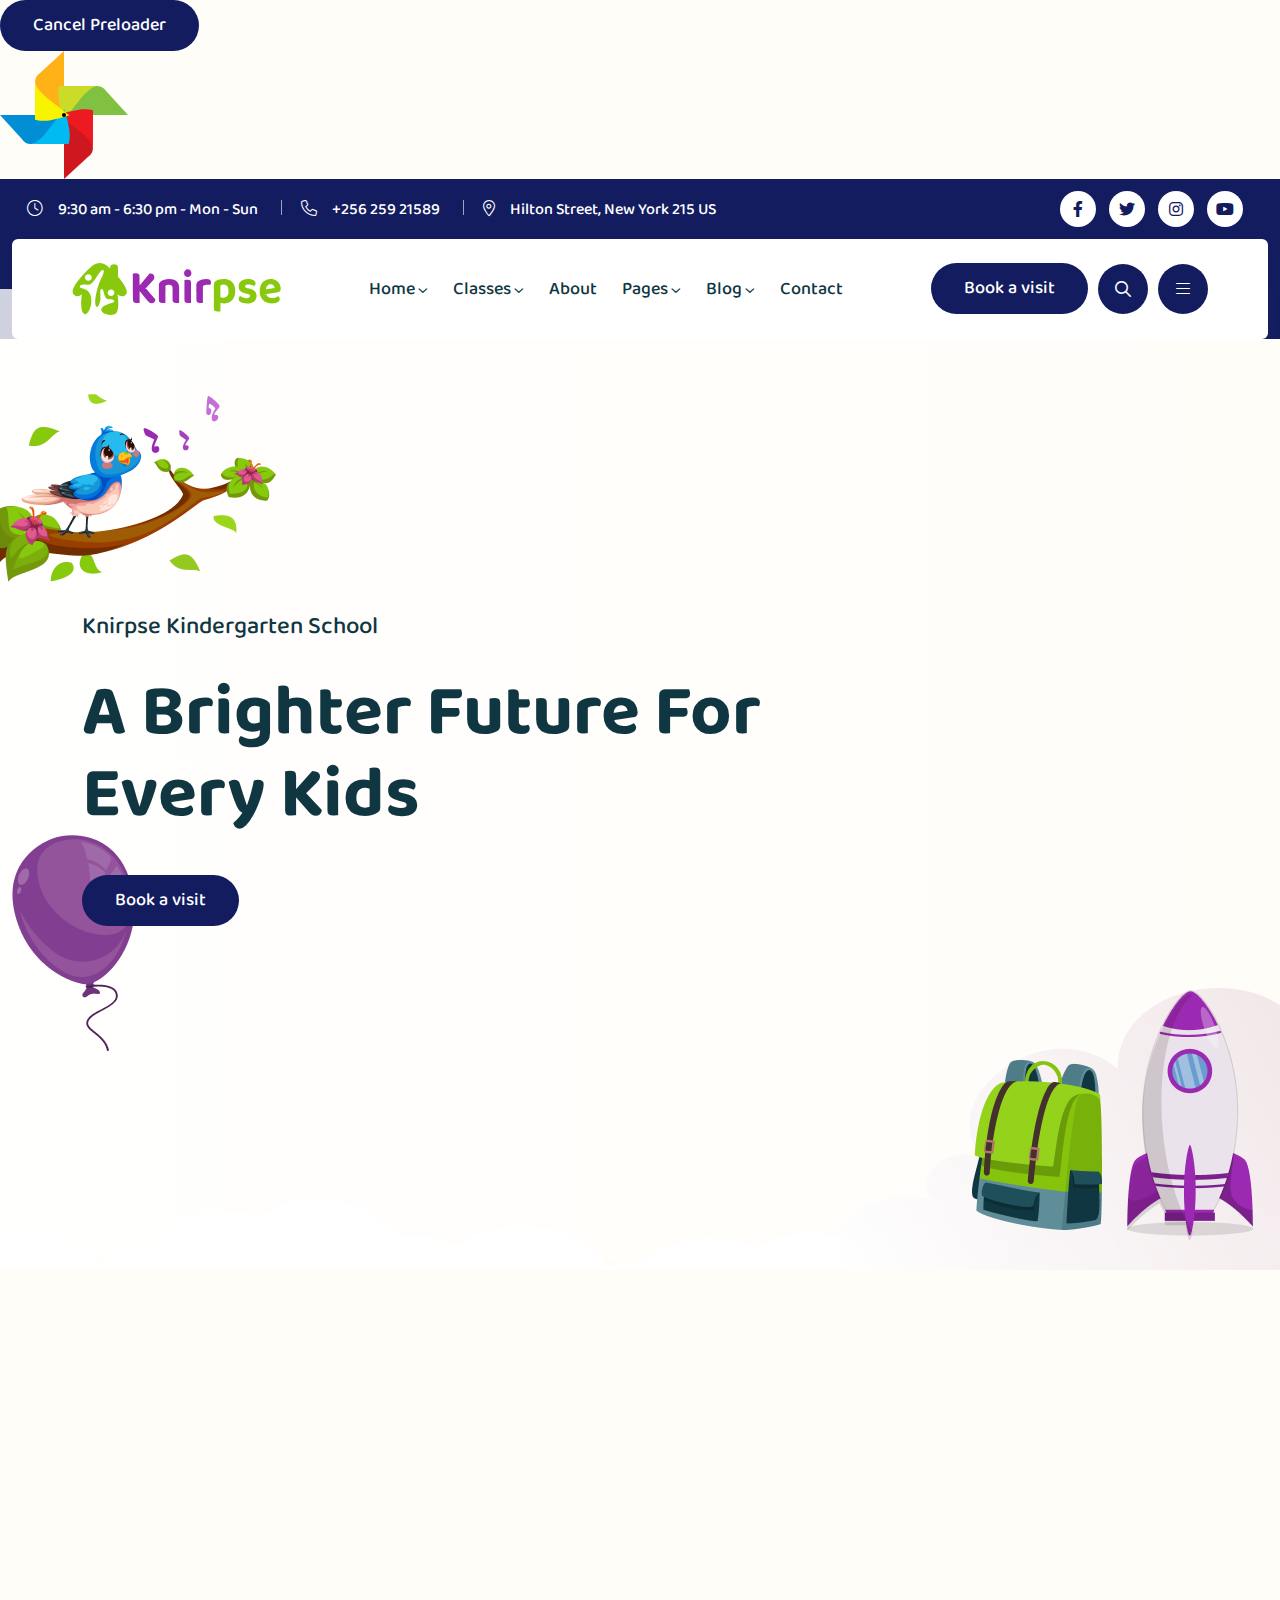
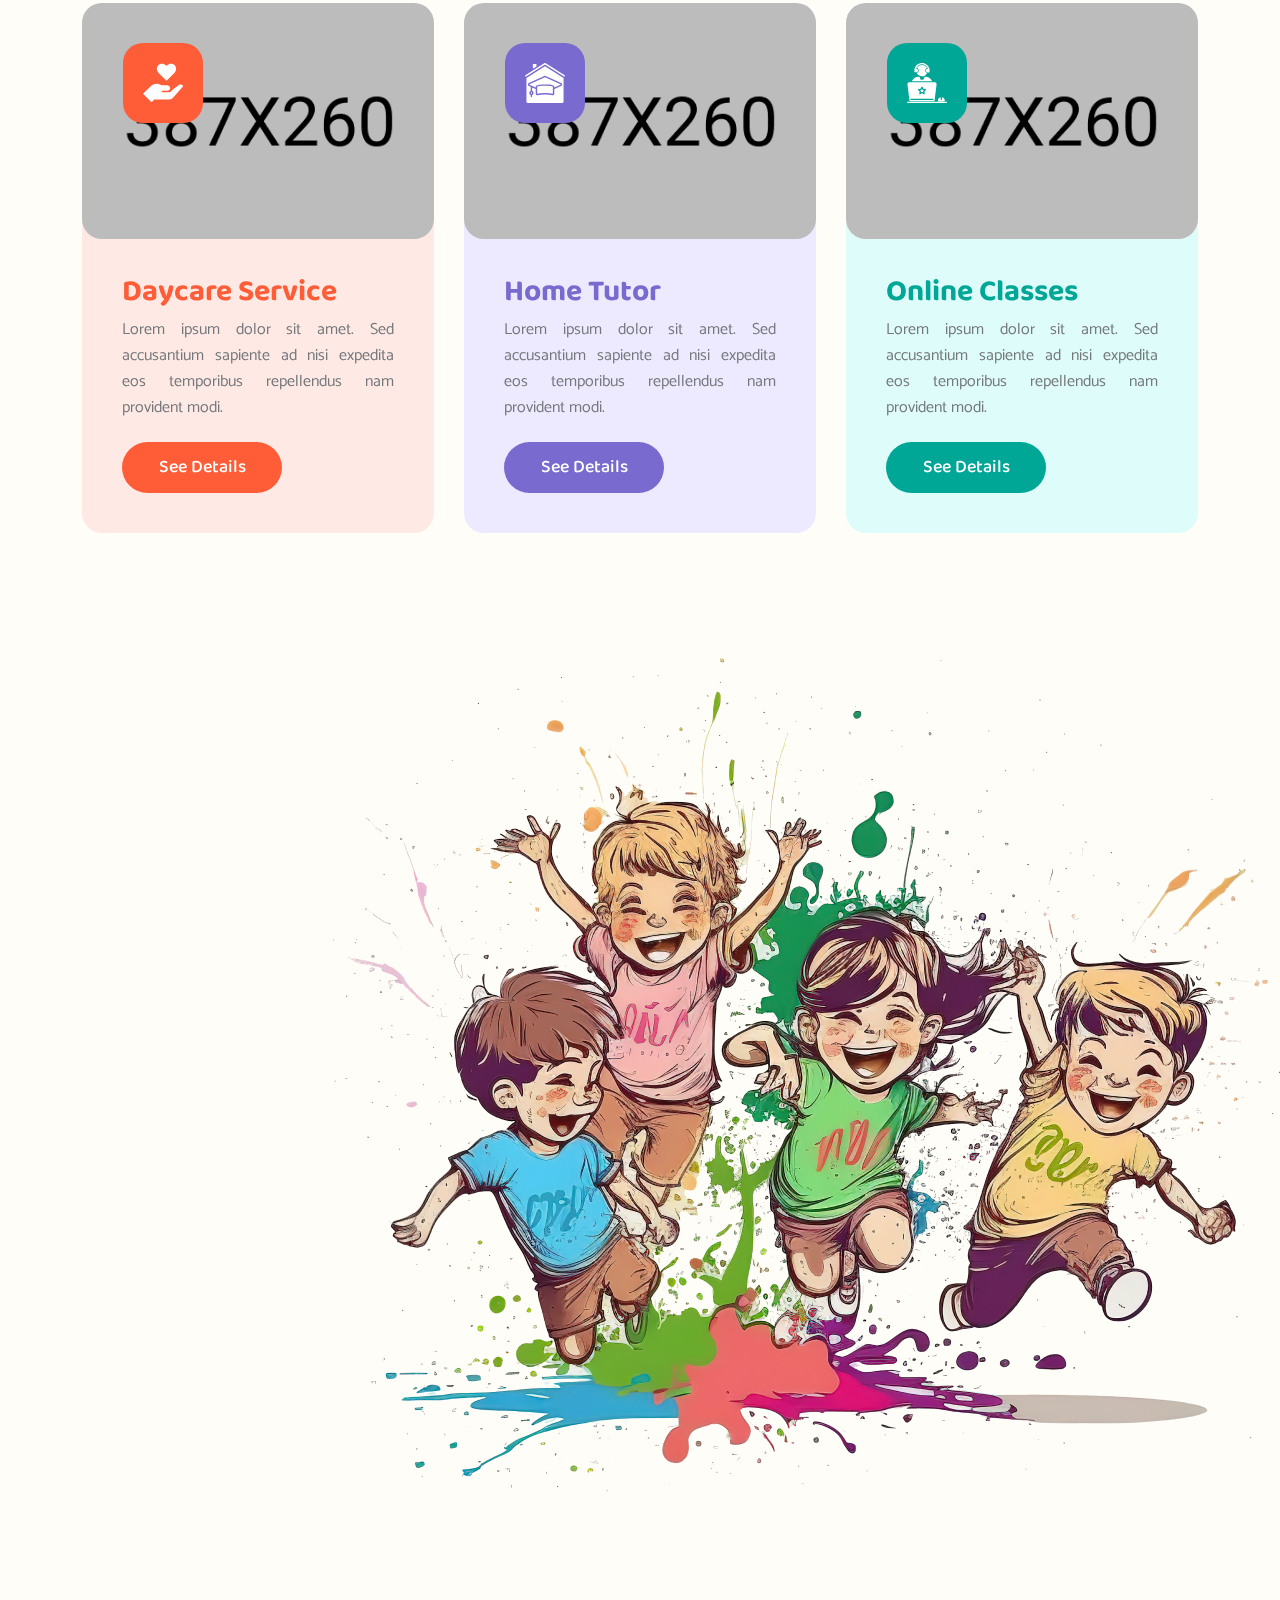
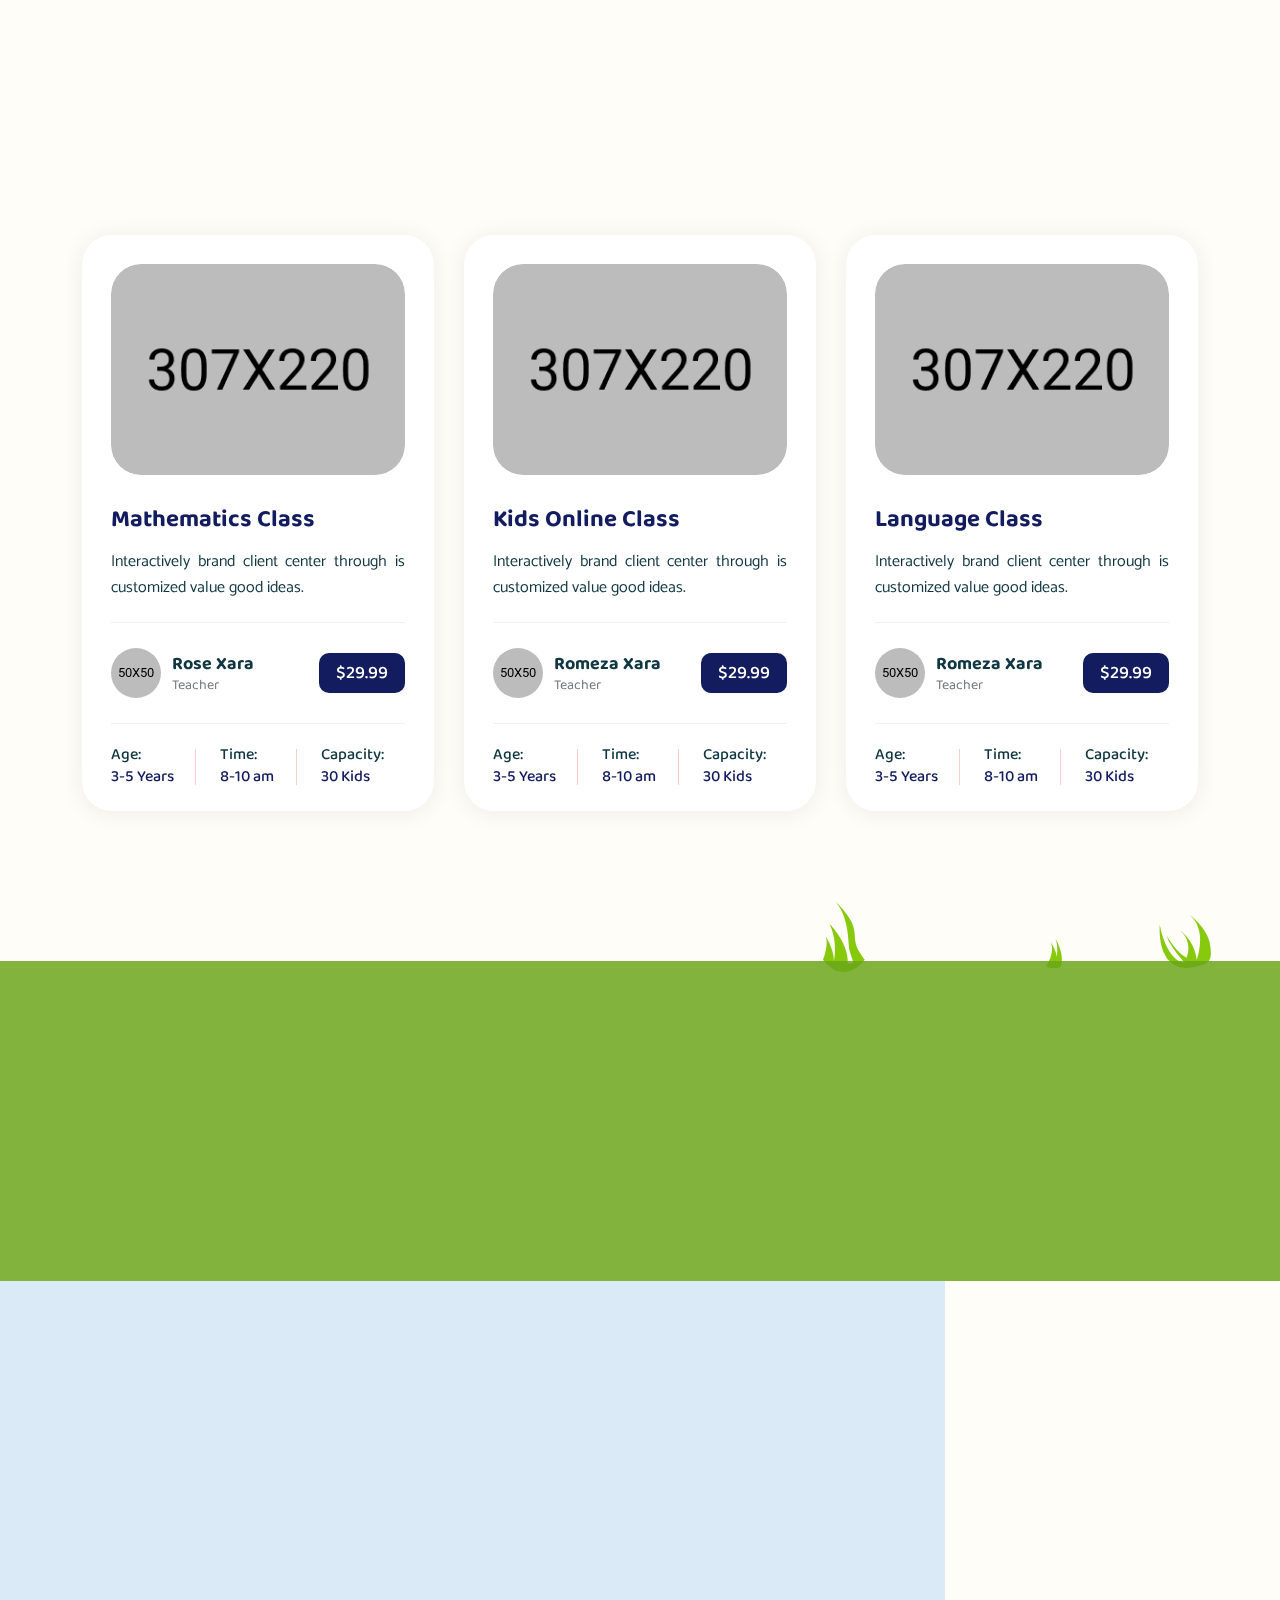
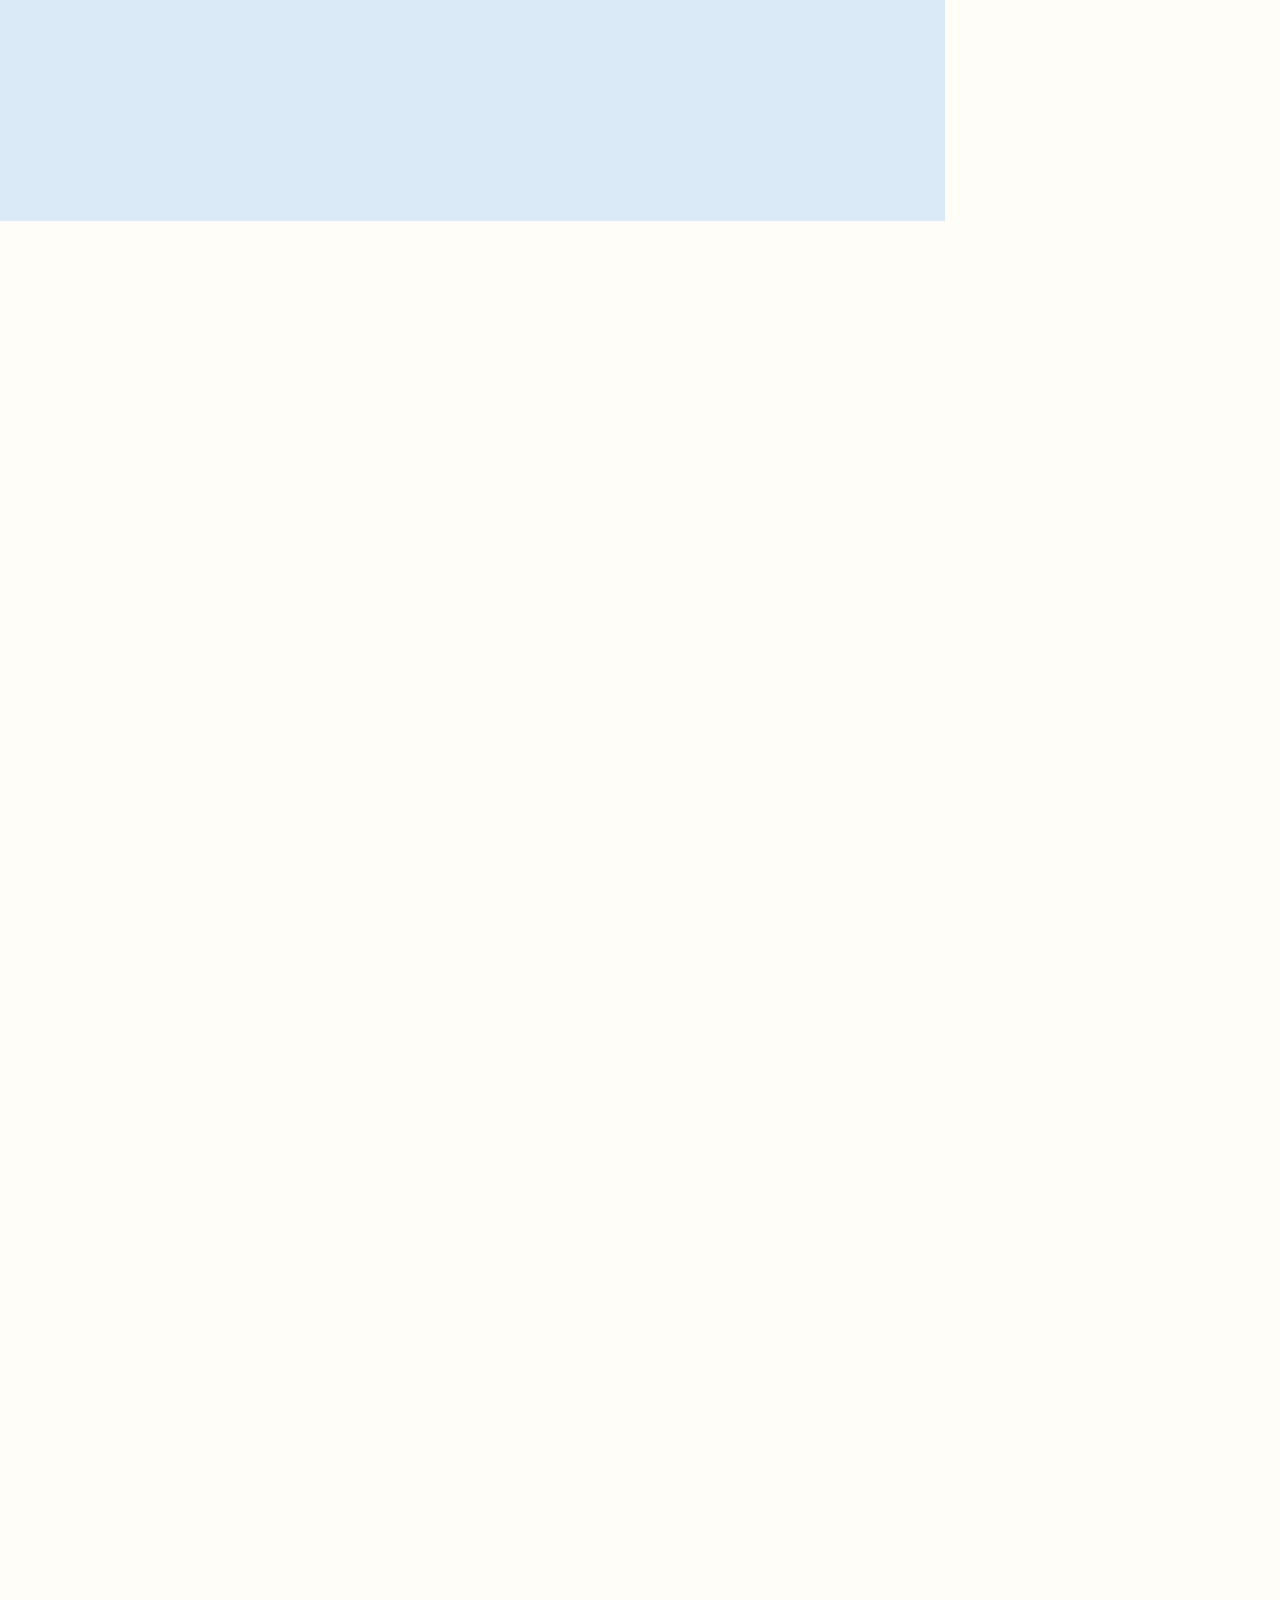
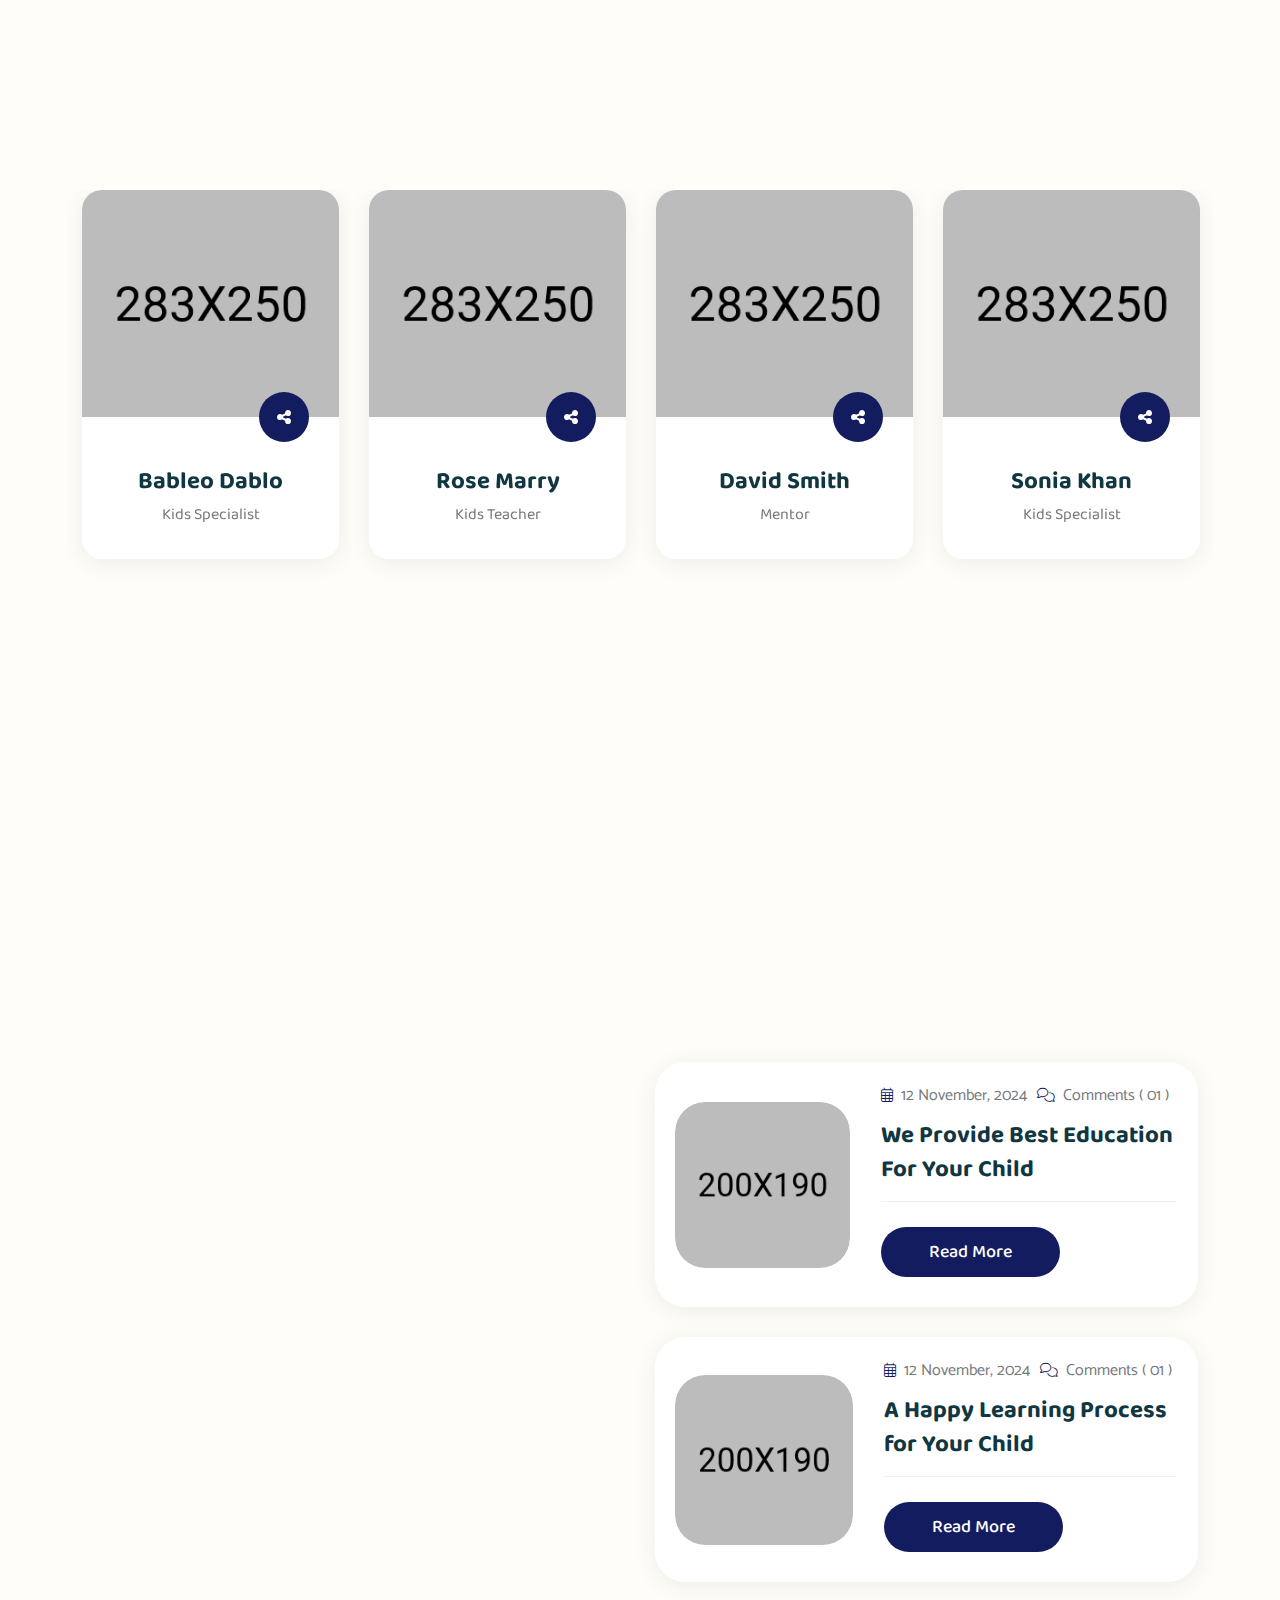
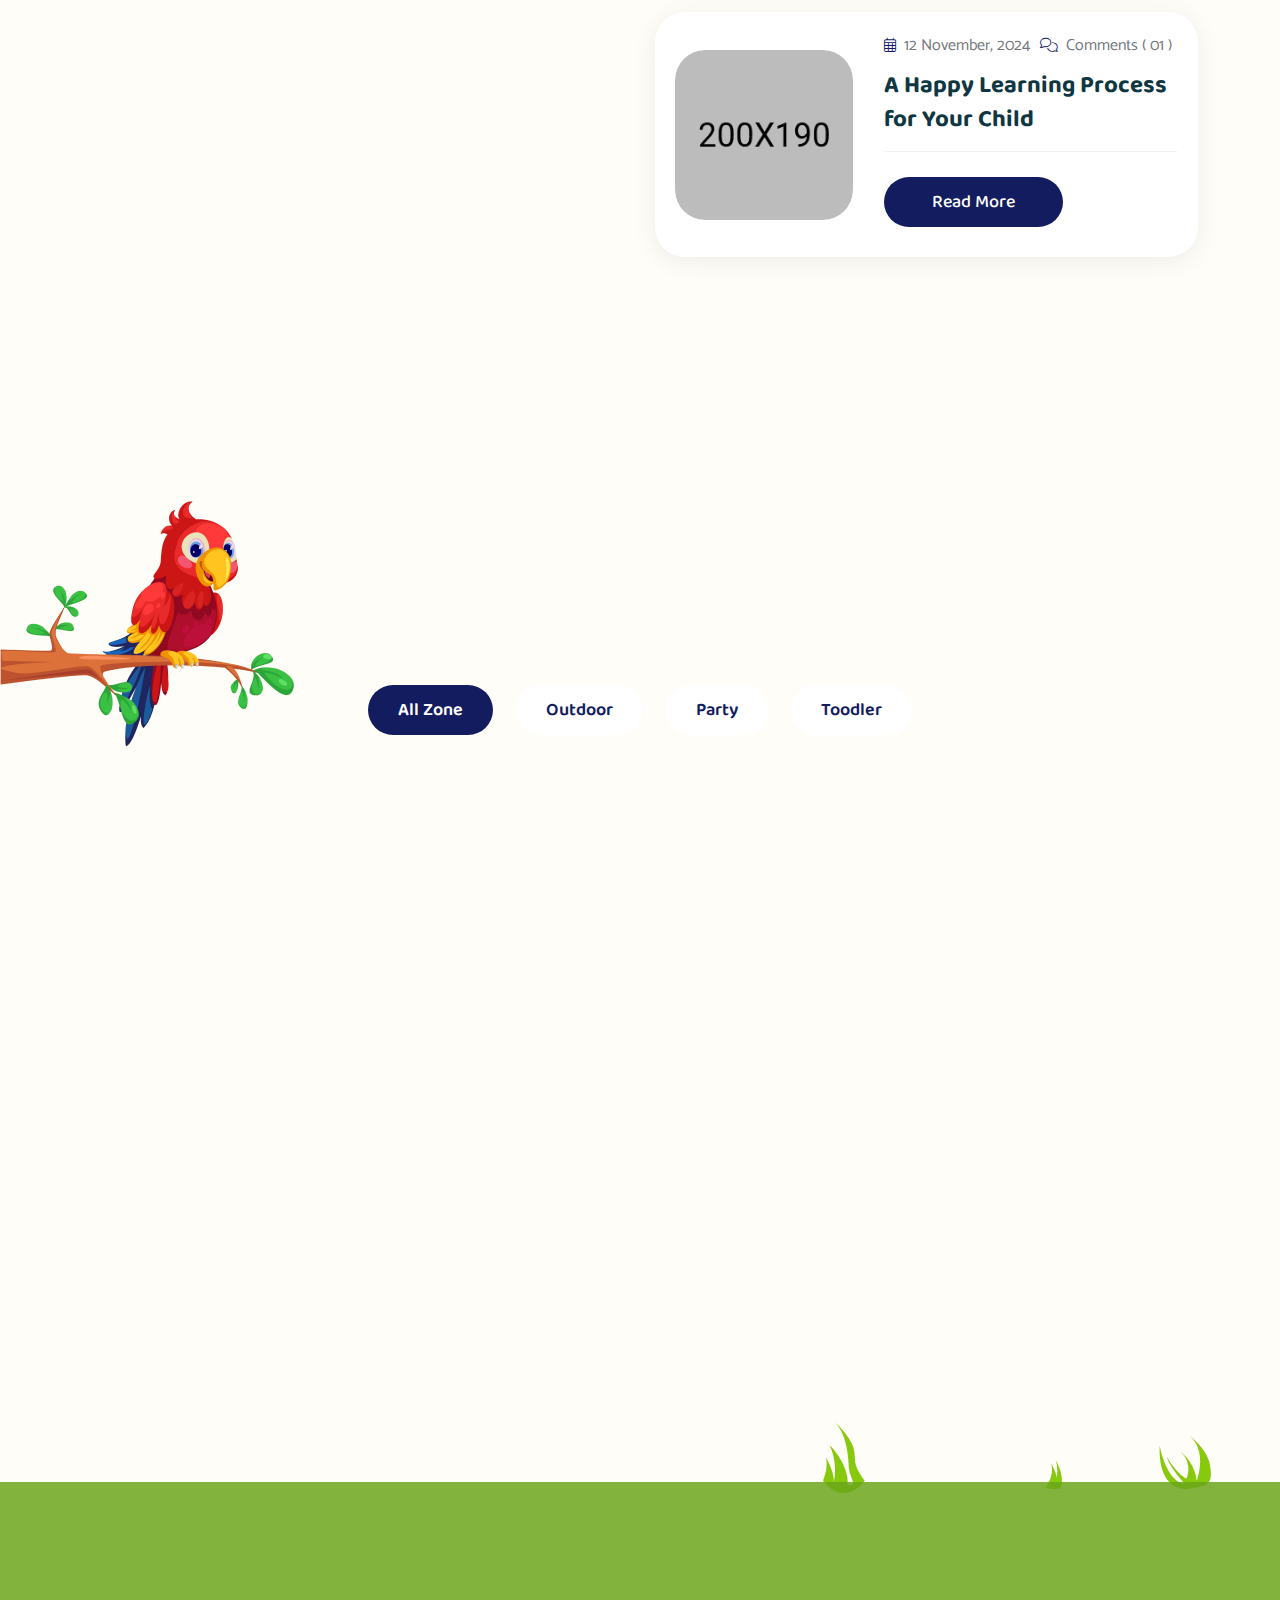
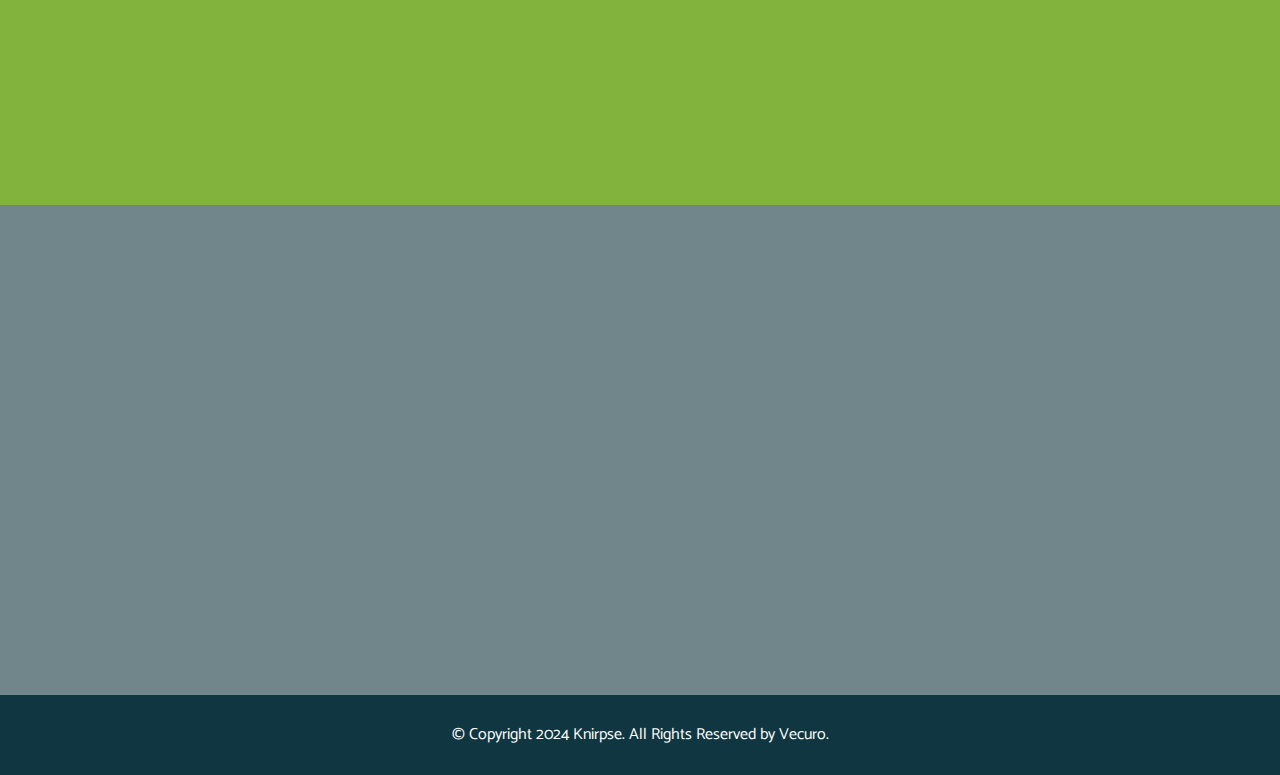
<file: index-4.html>
<!doctype html>
<html class="no-js" lang="zxx">

<head>
    <meta charset="utf-8">
    <meta http-equiv="x-ua-compatible" content="ie=edge">
    <title>Knirpse - Kindergarten &amp; Baby Care Template</title>
    <meta name="author" content="vecuro_themes">
    <meta name="description" content="Knirpse - Kindergarten & Baby Care Template">
    <meta name="keywords" content="Knirpse - Kindergarten & Baby Care Template" >
    <meta name="robots" content="INDEX,FOLLOW">

    <!-- Mobile Specific Metas -->
    <meta name="viewport" content="width=device-width, initial-scale=1, shrink-to-fit=no">

    <!-- Favicons - Place favicon.ico in the root directory -->
    <link rel="shortcut icon" href="assets/img/favicon.ico" type="image/x-icon">
    <link rel="icon" href="assets/img/favicon.ico" type="image/x-icon">

    <!--==============================
	    All CSS File
	============================== -->
    <!-- Google Fonts-->
    <link href="https://fonts.googleapis.com/css2?family=Baloo+2:wght@400;500;600;700;800&family=Catamaran:wght@100;200;300;400;500;600;700;800;900&display=swap" rel="stylesheet">
    <!-- Bootstrap -->
    <link rel="stylesheet" href="assets/css/bootstrap.min.css">
    <!-- Fontawesome Icon -->
    <link rel="stylesheet" href="assets/css/fontawesome.min.css">
    <!-- Magnific Popup -->
    <link rel="stylesheet" href="assets/css/magnific-popup.min.css">
    <!-- Slick Slider -->
    <link rel="stylesheet" href="assets/css/slick.min.css">
    <!-- Theme Custom CSS -->
    <link rel="stylesheet" href="assets/css/style.css">

</head>

<body>

    <!--************* Code Start From Here ************* -->

    <!--========== Preloader =========-->
    <div class="preloader">
        <button class="vs-btn wave-btn preloaderCls">Cancel Preloader </button>
        <div class="preloader-inner">
            <svg id="preloader" xmlns="http://www.w3.org/2000/svg" width="128" height="128" viewBox="0 0 128 128">
                <path id="Path_1" data-name="Path 1" d="M64,0,40.08,21.9a10.98,10.98,0,0,0-5.05,8.75C34.37,44.85,64,60.63,64,60.63Z" fill="#ffb118" />
                <path id="Path_2" data-name="Path 2" d="M128,64,106.12,40.1a10.97,10.97,0,0,0-8.75-5.05C83.17,34.4,67.4,64,67.4,64Z" fill="#80c141" />
                <path id="Path_3" data-name="Path 3" d="M63.7,69.73a110.97,110.97,0,0,1-5.04-20.54c-1.16-8.7.68-14.17.68-14.17H97.37s-4.3-.86-14.47,10.1C79.84,48.42,63.7,69.7,63.7,69.7Z" fill="#cadc28" />
                <path id="Path_4" data-name="Path 4" d="M64,128l23.9-21.88a10.97,10.97,0,0,0,5.05-8.75C93.6,83.17,64,67.4,64,67.4Z" fill="#cf171f" />
                <path id="Path_5" data-name="Path 5" d="M58.27,63.7a110.97,110.97,0,0,1,20.54-5.04c8.7-1.16,14.17.68,14.17.68V97.37s.86-4.3-10.1-14.47C79.58,79.84,58.3,63.7,58.3,63.7Z" fill="#ec1b21" />
                <path id="Path_6" data-name="Path 6" d="M0,64,21.88,87.9a10.97,10.97,0,0,0,8.75,5.05C44.83,93.6,60.6,64,60.6,64Z" fill="#018ed5" />
                <path id="Path_7" data-name="Path 7" d="M64.3,58.27a110.97,110.97,0,0,1,5.04,20.54c1.16,8.7-.68,14.17-.68,14.17H30.63s4.3.86,14.47-10.1c3.06-3.3,19.2-24.58,19.2-24.58Z" fill="#00bbf2" />
                <path id="Path_8" data-name="Path 8" d="M69.73,64.34a111.023,111.023,0,0,1-20.55,5.05c-8.7,1.14-14.15-.7-14.15-.7V30.65s-.86,4.3,10.1,14.5c3.3,3.05,24.6,19.2,24.6,19.2Z" fill="#f8f400" />
                <circle id="Ellipse_1" data-name="Ellipse 1" cx="2.03" cy="2.03" r="2.03" transform="translate(61.97 61.97)" />
            </svg>
        </div>
    </div>

    <div class="popup-search-box d-none d-lg-block">
        <button class="searchClose border-theme text-theme"><i class="fal fa-times"></i></button>
        <form action="#">
            <input type="text" class="border-theme" placeholder="What are you looking for">
            <button type="submit"><i class="fal fa-search"></i></button>
        </form>
    </div>

    <!-- Side menu start -->
    <div class="sidemenu-wrapper">
        <div class="sidemenu-content">
            <button class="closeButton sideMenuCls"><i class="far fa-times"></i></button>
            <div class="widget footer-widget">
                <div class="vs-widget-about">
                    <div class="about-logo">
                        <a href="index.html">
                            <img src="assets/img/logo.svg" alt="Knirpse">
                        </a>
                    </div>
                    <p class="about-text">Eiusmod tempor incididunt ut labore et dolore magna aliqua. Quis ipsum ultrice gravida isus commodo viverra.</p>
                    <div class="multi-social">
                        <a href="#"><i class="fab fa-facebook-f"></i></a>
                        <a href="#"><i class="fab fa-twitter"></i></a>
                        <a href="#"><i class="fab fa-pinterest-p"></i></a>
                        <a href="#"><i class="fab fa-linkedin-in"></i></a>
                    </div>
                </div>
            </div>

            <div class="widget footer-widget">
                <h3 class="widget_title">Contact Us</h3>
                <div class="vs-widget-contact">
                    <p class="footer-info"><i class="fas fa-map-marker-alt"></i>256 Lonely Street Ave, Brooklyn CA, United State</p>
                    <p class="footer-info"><i class="fas fa-envelope"></i><a href="mailto:info@Knirpseteam.com">info@Knirpseteam.com</a></p>
                    <p class="footer-info"><i class="fas fa-phone-alt"></i><a href="tel:+25631562156236">+256 (3156) 2156 236</a></p>
                </div>
            </div>

            <div class="widget footer-widget">
                <h4 class="widget_title">News Feed</h4>
                <div class="recent-post-wrap">
                    <div class="recent-post">
                        <div class="media-img">
                            <a href="blog-details.html"><img src="assets/img/blog/blog-thumb-1.jpg" alt="Blog Image"></a>
                        </div>
                        <div class="media-body">
                            <div class="recent-post-meta"><a href="blog.html"><i class="fal fa-calendar-alt"></i> 25th March, 2024</a></div>
                            <h4 class="post-title"><a href="blog-details.html">User’s Pepare Using Story Guide Yes</a></h4>
                        </div>
                    </div>
                    <div class="recent-post">
                        <div class="media-img">
                            <a href="blog-details.html"><img src="assets/img/blog/blog-thumb-2.jpg" alt="Blog Image"></a>
                        </div>
                        <div class="media-body">
                            <div class="recent-post-meta"><a href="blog.html"><i class="fal fa-calendar-alt"></i> 25th March, 2024</a></div>
                            <h4 class="post-title"><a href="blog-details.html">How to prepare child for examination</a></h4>
                        </div>
                    </div>
                </div>
            </div>
        </div>
    </div>
    <!-- Side menu end -->
    
    <!--vs-mobile-menu start-->
    <div class="vs-menu-wrapper">
        <div class="vs-menu-area">
            <button class="vs-menu-toggle"><i class="fal fa-times"></i></button>
            <div class="mobile-logo">
                <a href="index.html"><img src="assets/img/logo.svg" alt="logo"></a>
            </div>
            <div class="vs-mobile-menu">
                <ul>
                    <li class="menu-item-has-children">
                        <a href="index.html">Home</a>
                        <ul class="sub-menu">
                            <li><a href="index.html">Home One</a></li>
                            <li><a href="index-2.html">Home Two</a></li>
                            
                            <li><a href="index-3.html">Home Three</a></li>
                            <li><a href="index-4.html">Home Four</a></li>
                        </ul>
                    </li>
                    <li class="menu-item-has-children">
                        <a href="#">Classes</a>
                        <ul class="sub-menu">
                            <li><a href="classes.html">Classes</a></li>
                            <li><a href="class-details.html">Class Details</a></li>
                        </ul>
                    </li>
                    <li><a href="about.html">About</a></li>
                    <li class="menu-item-has-children">
                        <a href="#">Pages</a>
                        <ul class="sub-menu">
                            <li><a href="event.html">Event</a></li>
                            <li><a href="event-details.html">Event Details</a></li>
                            <li><a href="gallery.html">Gallery</a></li>
                            <li><a href="team-details.html">Team Details</a></li>
                            <li><a href="service.html">Services</a></li>
                            <li><a href="service-details.html">Services Details</a></li>
                            <li><a href="shop.html">Shop</a></li>
                            <li><a href="shop-with-sidebar.html">Shop Sidebar</a></li>
                            <li><a href="shop-details.html">Shop Details</a></li>
                            <li><a href="cart.html">Shopping Cart</a></li>
                            <li><a href="checkout.html">Checkout</a></li>
                            <li><a href="wishlist.html">Wishlist</a></li>
                            <li><a href="error.html">Error Page</a></li>
                        </ul>
                    </li>
                    <li class="menu-item-has-children">
                        <a href="#">Blog</a>
                        <ul class="sub-menu">
                            <li><a href="blog.html">Blog</a></li>
                            <li><a href="blog-details.html">Blog Details</a></li>
                        </ul>
                    </li>
                    <li>
                        <a href="contact.html">Contact</a>
                    </li>
                </ul>
            </div><!-- Menu Will Append With Javascript -->
        </div>
    </div>
    <!--vs-mobile-menu end-->

    <!--======== Header ========-->
    <header class="vs-header">
        <!--header-top-wrapper start-->
        <div class="header-top-area v4 ">
            <div class="container">
                <div class="row align-items-center justify-content-between">
                    <div class="col-auto">
                        <div class="header-links d-none d-lg-block">
                            <ul>
                                <li><i class="fal fa-clock"></i>9:30 am - 6:30 pm - Mon - Sun</li>
                                <li><i class="fal fa-phone"></i><a href="tel:+25625921589">+256 259 21589</a></li>
                                <li><i class="fal fa-map-marker-alt"></i>Hilton Street, New York 215 US</li>
                            </ul>
                        </div>
                    </div>
                    <div class="col-lg-auto text-center">
                        <div class="header-social">
                            <ul>
                                <li><a href="#"><i class="fab fa-facebook-f"></i></a></li>
                                <li><a href="#"><i class="fab fa-twitter"></i></a></li>
                                <li><a href="#"><i class="fab fa-instagram"></i></a></li>
                                <li><a href="#"><i class="fab fa-youtube"></i></a></li>
                            </ul>
                        </div>
                    </div>
                </div>
            </div>
        </div>
        <!--header-top-wrapper end-->
        <!--vs-main-menu-wrapper start-->
        <div class="sticky-wrapper">
            <div class="sticky-active">
                <div class="header-menu-area v4 pb-2 pb-lg-0">
                    <div class="container position-relative">
                        <div class="lower-header">
                            <div class="row gx-20 align-items-center justify-content-between">
                                <div class="col-auto">
                                    <div class="header-logo">
                                        <a href="index.html">
                                            <img src="assets/img/logo.svg" alt="logo">
                                        </a>
                                    </div>
                                </div>
                                <div class="col-auto">
                                    <nav class="main-menu menu-style1 d-none d-lg-inline-block">
                                        <ul>
                                            <li class="menu-item-has-children">
                                                <a href="index.html">Home</a>
                                                <ul class="sub-menu">
                                                    <li><a href="index.html">Home One</a></li>
                                                    <li><a href="index-2.html">Home Two</a></li>
                                                    <li><a href="index-3.html">Home Three</a></li>
                                                    <li><a href="index-4.html">Home Four</a></li>
                                                    <li><a href="index-5.html">Home Five</a></li>
                                                </ul>
                                            </li>
                                            <li class="menu-item-has-children">
                                                <a href="#">Classes</a>
                                                <ul class="sub-menu">
                                                    <li><a href="classes.html">Classes</a></li>
                                                    <li><a href="class-details.html">Class Details</a></li>
                                                </ul>
                                            </li>
                                            <li><a href="about.html">About</a></li>
                                            <li class="menu-item-has-children">
                                                <a href="#">Pages</a>
                                                <ul class="sub-menu">
                                                    <li class="menu-item-has-children">
                                                        <a href="shop.html">Shop</a>
                                                        <ul class="sub-menu">
                                                            <li><a href="shop.html">Shop</a></li>
                                                            <li><a href="shop-with-sidebar.html">Shop Sidebar</a></li>
                                                            <li><a href="shop-details.html">Shop Details</a></li>
                                                            <li><a href="cart.html">Shopping Cart</a></li>
                                                            <li><a href="checkout.html">Checkout</a></li>
                                                            <li><a href="wishlist.html">Wishlist</a></li>
                                                        </ul>
                                                    </li>
                                                    <li><a href="event.html">Event</a></li>
                                                    <li><a href="event-details.html">Event Details</a></li>
                                                    <li><a href="gallery.html">Gallery</a></li>
                                                    <li><a href="team-details.html">Team Details</a></li>
                                                    <li><a href="service.html">Services</a></li>
                                                    <li><a href="service-details.html">Services Details</a></li>
                                                    <li><a href="error.html">Error Page</a></li>
                                                </ul>
                                            </li>
                                            <li class="menu-item-has-children">
                                                <a href="#">Blog</a>
                                                <ul class="sub-menu">
                                                    <li><a href="blog.html">Blog</a></li>
                                                    <li><a href="blog-details.html">Blog Details</a></li>
                                                </ul>
                                            </li>
                                            <li>
                                                <a href="contact.html">Contact</a>
                                            </li>
                                        </ul>
                                    </nav>
                                    <button type="button" class="vs-menu-toggle d-block d-lg-none"><i class="far fa-bars"></i> Menu</button>
                                </div>
                                <div class="col-auto d-none d-xl-block">
                                    <div class="header-button">
                                        <a href="contact.html" class="vs-btn wave-btn">Book a visit</a>
                                        <button type="button" class="searchBoxToggler icon-btn"><i class="far fa-search"></i></button>
                                        <button type="button" class="sideMenuToggler icon-btn"><i class="fal fa-bars"></i></button>
                                    </div>
                                </div>
                            </div>
                        </div>
                    </div>
                </div>
            </div>
        </div>
        <!--vs-main-menu-wrapper end-->
    </header>
    <!--======== / Header ========-->

    <!-- data-bg-src="assets/img/bg/hero4-1.jpg" -->

    <!--======== Hero Section ========-->
    <section class="vs-hero-wrapper-four position-relative" data-bg-src="assets/img/bg/hero4-1.jpg">
        <div class="container">
            <div class="hero-content4">
                <span class="hero-subtitle" data-ani="slideinup" data-ani-delay="0s">Knirpse Kindergarten School</span>
                <h2 class="hero-title" data-ani="slideinup" data-ani-delay="0.2s">A Brighter Future For Every Kids</h2>
                <a href="contact.html" class="vs-btn wave-btn" data-ani="slideinup" data-ani-delay="0.4s">Book a visit</a>
            </div>
        </div>
        <div class="shape-mockup moving  d-none d-md-block" data-top="10%" data-left="0%"><img src="assets/img/icon/bird-2.png" alt="shapes"></div>
        <div class="shape-mockup movingBottomLeft" data-bottom="20%" data-left="0%"><img src="assets/img/icon/ballon-3.png" alt="shapes"></div>
        <div class="shape-mockup moving z-index-3 d-none d-xl-block" data-bottom="2%" data-right="2%"><img src="assets/img/icon/hero-icon1.png" alt="shapes"></div>
        <div class="section-after style-2 d-none d-md-block">
            <img src="assets/img/shape/hero-shep.png" alt="shape">
        </div>
    </section>
    <!--======== Hero Section ========-->

    <!--======== service Section ========-->
    <section class="services-section-two space">
        <div class="container">
            <div class="row mb-30 align-items-center wow fadeInUp" data-wow-delay="0.1s">
                <div class="col-lg-5">
                    <div class="title-area text-center text-lg-start mb-0 wow fadeInUp" data-wow-delay="0.1s">
                        <span class="sub-title">Our Services</span>
                        <h2 class="sec-title">Perfect Services Give For Your Mind</h2>
                    </div>
                </div>
                <div class="col-auto ms-auto">
                    <div class="vs-icon-box d-none d-lg-block">
                        <button data-slick-prev="#sbox2" class="icon-btn style-2 arrow-left"><i class="far fa-arrow-left"></i></button>
                        <button data-slick-next="#sbox2" class="icon-btn style-2 arrow-right ml-5"><i class="far fa-arrow-right"></i></button>
                    </div>
                </div>
            </div>
            <div class="row vs-carousel" data-slide-show="3" id="sbox2">
                <div class="col-lg-4 col-md-6 col-sm-12 wow fadeInUp" data-wow-delay="0.1s">
                    <div class="service-box-two">
                        <div class="service-img">
                            <img src="assets/img/service/s2-1.jpg" alt="service">
                            <div class="service-icon">
                                <img src="assets/img/icon/sr2-1.svg" alt="icon">
                            </div>
                        </div>
                        <div class="service-content">
                            <h3 class="service-title"><a href="service-details.html">Daycare Service</a></h3>
                            <p class="service-text">Lorem ipsum dolor sit amet. Sed accusantium sapiente ad nisi expedita eos temporibus repellendus nam provident modi.</p>
                            <a href="service-details.html" class="vs-btn style-2 wave-btn">See Details</a>
                        </div>
                    </div>
                </div>
                <div class="col-lg-4 col-md-6 col-sm-12 wow fadeInUp" data-wow-delay="0.1s">
                    <div class="service-box-two v2">
                        <div class="service-img">
                            <img src="assets/img/service/s2-2.jpg" alt="service">
                            <div class="service-icon">
                                <img src="assets/img/icon/sr2-2.svg" alt="icon">
                            </div>
                        </div>
                        <div class="service-content">
                            <h3 class="service-title"><a href="service-details.html">Home Tutor</a></h3>
                            <p class="service-text">Lorem ipsum dolor sit amet. Sed accusantium sapiente ad nisi expedita eos temporibus repellendus nam provident modi.</p>
                            <a href="service-details.html" class="vs-btn style-2 wave-btn">See Details</a>
                        </div>
                    </div>
                </div>
                <div class="col-lg-4 col-md-6 col-sm-12 wow fadeInUp" data-wow-delay="0.1s">
                    <div class="service-box-two v3">
                        <div class="service-img">
                            <img src="assets/img/service/s2-3.jpg" alt="service">
                            <div class="service-icon">
                                <img src="assets/img/icon/sr2-3.svg" alt="icon">
                            </div>
                        </div>
                        <div class="service-content">
                            <h3 class="service-title"><a href="service-details.html">Online Classes</a></h3>
                            <p class="service-text">Lorem ipsum dolor sit amet. Sed accusantium sapiente ad nisi expedita eos temporibus repellendus nam provident modi.</p>
                            <a href="service-details.html" class="vs-btn style-2 wave-btn">See Details</a>
                        </div>
                    </div>
                </div>
                <div class="col-lg-4 col-md-6 col-sm-12 wow fadeInUp" data-wow-delay="0.1s">
                    <div class="service-box-two">
                        <div class="service-img">
                            <img src="assets/img/service/s2-1.jpg" alt="service">
                            <div class="service-icon">
                                <img src="assets/img/icon/sr2-1.svg" alt="icon">
                            </div>
                        </div>
                        <div class="service-content">
                            <h3 class="service-title"><a href="service-details.html">Daycare Service</a></h3>
                            <p class="service-text">Lorem ipsum dolor sit amet. Sed accusantium sapiente ad nisi expedita eos temporibus repellendus nam provident modi.</p>
                            <a href="service-details.html" class="vs-btn style-2 wave-btn">See Details</a>
                        </div>
                    </div>
                </div>
                <div class="col-lg-4 col-md-6 col-sm-12 wow fadeInUp" data-wow-delay="0.1s">
                    <div class="service-box-two v2">
                        <div class="service-img">
                            <img src="assets/img/service/s2-2.jpg" alt="service">
                            <div class="service-icon">
                                <img src="assets/img/icon/sr2-2.svg" alt="icon">
                            </div>
                        </div>
                        <div class="service-content">
                            <h3 class="service-title"><a href="service-details.html">Home Tutor</a></h3>
                            <p class="service-text">Lorem ipsum dolor sit amet. Sed accusantium sapiente ad nisi expedita eos temporibus repellendus nam provident modi.</p>
                            <a href="service-details.html" class="vs-btn style-2 wave-btn">See Details</a>
                        </div>
                    </div>
                </div>
                <div class="col-lg-4 col-md-6 col-sm-12 wow fadeInUp" data-wow-delay="0.1s">
                    <div class="service-box-two v3">
                        <div class="service-img">
                            <img src="assets/img/service/s2-3.jpg" alt="service">
                            <div class="service-icon">
                                <img src="assets/img/icon/sr2-3.svg" alt="icon">
                            </div>
                        </div>
                        <div class="service-content">
                            <h3 class="service-title"><a href="service-details.html">Online Classes</a></h3>
                            <p class="service-text">Lorem ipsum dolor sit amet. Sed accusantium sapiente ad nisi expedita eos temporibus repellendus nam provident modi.</p>
                            <a href="service-details.html" class="vs-btn style-2 wave-btn">See Details</a>
                        </div>
                    </div>
                </div>
            </div>
        </div>
        <div class="shape-sun z-index-3 rotate" data-top="-4%" data-left="4%"><img src="assets/img/shape/service-sun.png" alt="shapes"></div>
        <div class="shape-boll rotate d-none d-sm-block z-index-2"><img src="assets/img/icon/busket-ball.png" alt="shapes"></div>
    </section>
    <!--======== End service Section ========-->

    <!--======== About Section ========-->
    <section class="about-section-two space" data-bg-src="assets/img/bg/about-bg2-1.png">
        <div class="container">
            <div class="row gy-30 align-items-center">
                <div class=" col-xl-5 col-lg-12 wow fadeInLeft" data-wow-delay="0.1s">
                    <div class="about-img text-center text-lg-start">
                        <img class="image-one" src="assets/img/normal/about2-1.jpg" alt="about">
                        <img class="image" src="assets/img/normal/about2-2.jpg" alt="about">
                        <div class="anim-image">
                            <img class="image-three" src="assets/img/shape/circle2-2.png" alt="about">
                        </div>
                    </div>
                </div>
                <div class="col-xl-7 col-lg-12 wow fadeInRight" data-wow-delay="0.1s">
                    <div class="content-box">
                        <div class="title-area">
                            <span class="sub-title">About Our Company</span>
                            <h2 class="sec-title">Knirpse Child Care and Kindergarten</h2>
                        </div>
                        <p>Lorem ipsum dolor sit amet. Rem enim sapiente sit omnis iste 
                            sit on The best of architecto asperiores aut repellendus quam. Id unde harum 
                            qui quos beatae aut saepe omnis sit modi tenetur qui deleniti laudantium quo 
                            rerum ipsa. Et repellat corrupti et voluptate ciditate eum dignissimos optio 
                            et error sunt ex odit.
                        </p>
    
                        <div class="check-list">
                            <ul>
                                <li>Vestibulum ac diam sit amet. </li>
                                <li>Pestibulum on a diam sit. </li>
                            </ul>
                            <ul>
                                <li>Gestibulum The diam go sit. </li>
                                <li>Festibu on bdje be diam nam. </li>
                            </ul>
                        </div>
                        <div class="two-btns">
                            <a href="contact.html" class="vs-btn wave-btn">Schedule a Tour</a>
                            <a href="contact.html" class="vs-btn wave-btn style-1">Join Our Class</a>
                        </div>
                    </div>
                </div>
            </div>
        </div>
        <div class="anim-img"><img src="assets/img/icon/kids.png" alt=""></div>
        <div class="tadi shapePulse d-none d-lg-block" data-bottom="23%" data-right="6%"><img src="assets/img/icon/tadi.png" alt="shapes"></div>
    </section>
    <!--======== / About Section ========-->

    <!--======== Classes Section ========-->
    <section class="classes-section-two space">
        <div class="container">
            <div class="row text-center justify-content-center wow fadeInUp" data-wow-delay="0.1s">
                <div class="col-xl-6 col-lg-7 col-md-8 col-sm-9">
                    <div class="title-area">
                        <span class="sub-title">On Going Classes</span>
                        <h2 class="sec-title">Take The Classes & Start Learning From Today</h2>
                    </div>
                </div>
            </div>
            <div class="row vs-carousel" data-slide-show="3" data-arrows="true">
                <!-- Single Class -->
                <div class="col-lg-6  col-md-6 wow fadeInUp" data-wow-delay="0.1s">
                    <div class="class-card-two">
                        <div class="class-img">
                            <a href="class-details.html"><img src="assets/img/class/class2-1.jpg" alt="class"></a>
                        </div>
                        <div class="class-content">
                            <h2 class="class-title h4"><a href="class-details.html">Mathematics Class</a></h2>
                            <p class="class-text">Interactively brand client center through is customized value good ideas.</p>
                            <div class="auther-info">
                                <div class="auther-content">
                                    <img src="assets/img/class/class-auther1-1.jpg" alt="class">
                                    <h6 class="name">Rose Xara</h6>
                                    <span class="designation">Teacher</span>
                                </div>
                                <a href="class-details.html" class="price-btn">$29.99</a>
                            </div>
                            <ul class="class-info">
                                <li>
                                    <p>Age:</p>
                                    <span>3-5 Years</span>
                                </li>
                                <li>
                                    <p>Time:</p>
                                    <span>8-10 am</span>
                                </li>
                                <li>
                                    <p>Capacity:</p>
                                    <span>30 Kids</span>
                                </li>
                            </ul>
                        </div>
                    </div>
                </div>
                <!-- Single Class -->
                <div class="col-lg-4 col-md-6 wow fadeInUp" data-wow-delay="0.1s">
                    <div class="class-card-two">
                        <div class="class-img">
                            <a href="class-details.html"><img src="assets/img/class/class2-2.jpg" alt="class"></a>
                        </div>
                        <div class="class-content">
                            <h2 class="class-title h4"><a href="class-details.html">Kids Online Class</a></h2>
                            <p class="class-text">Interactively brand client center through is customized value good ideas.</p>
                            <div class="auther-info">
                                <div class="auther-content">
                                    <img src="assets/img/class/class-auther1-2.jpg" alt="class">
                                    <h6 class="name">Romeza Xara</h6>
                                    <span class="designation">Teacher</span>
                                </div>
                                <a href="class-details.html" class="price-btn">$29.99</a>
                            </div>
                            <ul class="class-info">
                                <li>
                                    <p>Age:</p>
                                    <span>3-5 Years</span>
                                </li>
                                <li>
                                    <p>Time:</p>
                                    <span>8-10 am</span>
                                </li>
                                <li>
                                    <p>Capacity:</p>
                                    <span>30 Kids</span>
                                </li>
                            </ul>
                        </div>
                    </div>
                </div>
                <!-- Single Class -->
                <div class="col-lg-4 col-md-6 wow fadeInUp" data-wow-delay="0.1s">
                    <div class="class-card-two">
                        <div class="class-img">
                            <a href="class-details.html"><img src="assets/img/class/class2-3.jpg" alt="class"></a>
                        </div>
                        <div class="class-content">
                            <h2 class="class-title h4"><a href="class-details.html">Language Class</a></h2>
                            <p class="class-text">Interactively brand client center through is customized value good ideas.</p>
                            <div class="auther-info">
                                <div class="auther-content">
                                    <img src="assets/img/class/class-auther1-3.jpg" alt="class">
                                    <h6 class="name">Romeza Xara</h6>
                                    <span class="designation">Teacher</span>
                                </div>
                                <a href="class-details.html" class="price-btn">$29.99</a>
                            </div>
                            <ul class="class-info">
                                <li>
                                    <p>Age:</p>
                                    <span>3-5 Years</span>
                                </li>
                                <li>
                                    <p>Time:</p>
                                    <span>8-10 am</span>
                                </li>
                                <li>
                                    <p>Capacity:</p>
                                    <span>30 Kids</span>
                                </li>
                            </ul>
                        </div>
                    </div>
                </div>
                <!-- Single Class -->
                <div class="col-lg-4 col-md-6 wow fadeInUp" data-wow-delay="0.1s">
                    <div class="class-card-two">
                        <div class="class-img">
                            <a href="class-details.html"><img src="assets/img/class/class2-1.jpg" alt="class"></a>
                        </div>
                        <div class="class-content">
                            <h2 class="class-title h4"><a href="class-details.html">Mathematics Class</a></h2>
                            <p class="class-text">Interactively brand client center through is customized value good ideas.</p>
                            <div class="auther-info">
                                <div class="auther-content">
                                    <img src="assets/img/class/class-auther1-1.jpg" alt="class">
                                    <h6 class="name">Rose Xara</h6>
                                    <span class="designation">Teacher</span>
                                </div>
                                <a href="class-details.html" class="price-btn">$29.99</a>
                            </div>
                            <ul class="class-info">
                                <li>
                                    <p>Age:</p>
                                    <span>3-5 Years</span>
                                </li>
                                <li>
                                    <p>Time:</p>
                                    <span>8-10 am</span>
                                </li>
                                <li>
                                    <p>Capacity:</p>
                                    <span>30 Kids</span>
                                </li>
                            </ul>
                        </div>
                    </div>
                </div>
                <!-- Single Class -->
                <div class="col-lg-4 col-md-6 wow fadeInUp" data-wow-delay="0.1s">
                    <div class="class-card-two">
                        <div class="class-img">
                            <a href="class-details.html"><img src="assets/img/class/class2-2.jpg" alt="class"></a>
                        </div>
                        <div class="class-content">
                            <h2 class="class-title h4"><a href="class-details.html">Kids Online Class</a></h2>
                            <p class="class-text">Interactively brand client center through is customized value good ideas.</p>
                            <div class="auther-info">
                                <div class="auther-content">
                                    <img src="assets/img/class/class-auther1-2.jpg" alt="class">
                                    <h6 class="name">Romeza Xara</h6>
                                    <span class="designation">Teacher</span>
                                </div>
                                <a href="class-details.html" class="price-btn">$29.99</a>
                            </div>
                            <ul class="class-info">
                                <li>
                                    <p>Age:</p>
                                    <span>3-5 Years</span>
                                </li>
                                <li>
                                    <p>Time:</p>
                                    <span>8-10 am</span>
                                </li>
                                <li>
                                    <p>Capacity:</p>
                                    <span>30 Kids</span>
                                </li>
                            </ul>
                        </div>
                    </div>
                </div>
                <!-- Single Class -->
                <div class="col-lg-4 col-md-6 wow fadeInUp" data-wow-delay="0.1s">
                    <div class="class-card-two">
                        <div class="class-img">
                            <a href="class-details.html"><img src="assets/img/class/class2-3.jpg" alt="class"></a>
                        </div>
                        <div class="class-content">
                            <h2 class="class-title h4"><a href="class-details.html">Language Class</a></h2>
                            <p class="class-text">Interactively brand client center through is customized value good ideas.</p>
                            <div class="auther-info">
                                <div class="auther-content">
                                    <img src="assets/img/class/class-auther1-3.jpg" alt="class">
                                    <h6 class="name">Romeza Xara</h6>
                                    <span class="designation">Teacher</span>
                                </div>
                                <a href="class-details.html" class="price-btn">$29.99</a>
                            </div>
                            <ul class="class-info">
                                <li>
                                    <p>Age:</p>
                                    <span>3-5 Years</span>
                                </li>
                                <li>
                                    <p>Time:</p>
                                    <span>8-10 am</span>
                                </li>
                                <li>
                                    <p>Capacity:</p>
                                    <span>30 Kids</span>
                                </li>
                            </ul>
                        </div>
                    </div>
                </div>
            </div>
        </div>
        <div class="bloon shapePulse d-none d-lg-block"><img src="assets/img/shape/bloon.png" alt="shapes"></div>
        <div class="bnsnan rotate d-none d-lg-block"><img src="assets/img/shape/bnsnan.png" alt="shapes"></div>
        <div class="girl shapePulse d-none d-lg-block"><img src="assets/img/shape/girl.png" alt="shapes"></div>
    </section>
    <!--======== / Classes Section ========-->

    <!--======== Counter Section ========-->
    <section class="counter-section-two space" data-bg-src="assets/img/bg/counter-bg.png">
        <div class="container">
            <div class="row gy-30 justify-content-between">
                <!-- Single Item -->
                <div class="col-xl-auto col-md-6 wow fadeInUp" data-wow-delay="0.1s">
                    <div class="counter-box-two">
                        <div class="counter-icon">
                            <img src="assets/img/icon/counter2-1.png" alt="icon">
                        </div>
                        <div class="counter-info">
                            <h2 class="counter-number">58</h2>
                            <p class="counter-text">Qualified Teachers</p>
                        </div>
                    </div>
                </div>
                <!-- Single Item -->
                <div class="col-xl-auto col-md-6 wow fadeInUp" data-wow-delay="0.1s">
                    <div class="counter-box-two">
                        <div class="counter-icon">
                            <img src="assets/img/icon/counter2-2.png" alt="icon">
                        </div>
                        <div class="counter-info">
                            <h2 class="counter-number">
                                <span class="counter">20</span>
                            </h2>
                            <p class="counter-text">Years of Experience</p>
                        </div>
                    </div>
                </div>
                <!-- Single Item -->
                <div class="col-xl-auto col-md-6 wow fadeInUp" data-wow-delay="0.1s">
                    <div class="counter-box-two">
                        <div class="counter-icon">
                            <img src="assets/img/icon/counter2-3.png" alt="icon">
                        </div>
                        <div class="counter-info">
                            <h2 class="counter-number">
                                <span class="counter">565</span>
                            </h2>
                            <p class="counter-text">Students Enrolled</p>
                        </div>
                    </div>
                </div>
                <!-- Single Item -->
                <div class="col-xl-auto col-md-6 wow fadeInUp" data-wow-delay="0.1s">
                    <div class="counter-box-two">
                        <div class="counter-icon">
                            <img src="assets/img/icon/counter2-3.png" alt="icon">
                        </div>
                        <div class="counter-info">
                            <h2 class="counter-number">
                                <span class="counter">15</span>
                            </h2>
                            <p class="counter-text">Groups of Students</p>
                        </div>
                    </div>
                </div>
            </div>
        </div>
        <div class="grass d-none d-lg-block"><img src="assets/img/shape/grass.png" alt="shapes"></div>
    </section>
    <!--======== / Counter Section ========-->

    <!--======== Simple Section ========-->
    <section class="simple-section space">
        <div class="row g-0 align-items-center">
            <div class="col-xl-5 col-lg-12 wow fadeInLeft" data-wow-delay="0.1s">
                <div class="img-box-1">
                    <img src="assets/img/normal/simple1-1.jpg" alt="photo">
                </div>
            </div>
            <div class="col-xl-7 col-lg-12 wow fadeInRight" data-wow-delay="0.1s">
                <div class="content-box">
                    <span class="sub-title">Service Benefits</span>
                    <h2 class="sec-title">We Are Here To Bring Your Child Next Level</h2>
                    <p class="mb-50">Lorem ipsum dolor sit amet. Rem enim sapiente sit omnis iste sit on The best of architecto asperiores aut repellendus quam. Id unde harum qui quos beatae aut saepe omnis modi tenetur qui deleniti laudantium quo rerum ipsa.</p>
                    <div class="simple-block">
                        <div class="feature-box-two">
                            <div class="feature-icon">
                                <img src="assets/img/icon/t2-1.png" alt="icon">
                            </div>
                            <div class="feature-info">
                                <h4 class="feature-title">Expert Instructor</h4>
                                <p class="feature-text">Lorem ipsum dolor sit amet. Rem on enim sapiente sit omnis<br> iste sit on The best of architecto asperiores.</p>
                            </div>
                        </div>
                        <div class="feature-box-two">
                            <div class="feature-icon">
                                <img src="assets/img/icon/t2-2.png" alt="icon">
                            </div>
                            <div class="feature-info">
                                <h4 class="feature-title">Known Everything</h4>
                                <p class="feature-text">Lorem ipsum dolor sit amet. Rem on enim sapiente sit omnis<br> iste sit on The best of architecto asperiores.</p>
                            </div>
                        </div>
                        <div class="feature-box-two">
                            <div class="feature-icon">
                                <img src="assets/img/icon/t2-3.png" alt="icon">
                            </div>
                            <div class="feature-info">
                                <h4 class="feature-title">Well Children</h4>
                                <p class="feature-text">Lorem ipsum dolor sit amet. Rem on enim sapiente sit omnis<br> iste sit on The best of architecto asperiores.</p>
                            </div>
                        </div>
                    </div>
                    <img class="image" src="assets/img/normal/simple2-1.png" alt="">
                </div>
            </div>
        </div>
        <div class="wave shapePulse d-none d-lg-block"><img src="assets/img/shape/wave.png" alt="shapes"></div>
        <div class="letter shapePulse d-none d-lg-block"><img src="assets/img/shape/letter.png" alt="shapes"></div>
    </section>
    <!--======== / Simple Section ========-->

    <!--======== Why Section simple ========-->
    <section class="why-section-two space pt-0">
        <div class="container">
            <div class="row">
                <div class="col-xl-6 col-lg-12 wow fadeInLeft" data-wow-delay="0.1s">
                    <div class="why-images">
                        <div class="content-box-two">
                            <span class="sub-title">Why Choose Us</span>
                            <h2 class="sec-title">Why Choose Knirpse</h2>
                            <p class="mb-50">Lorem ipsum dolor sit amet. Rem enim sapiente sit omnis iste sit on The best of the architecto asperiores aut repellendus quam. Id unde harum qui qu eatae aut saepe omnis modi tenetur qui deleniti laudantium quo rerum ipsa.</p>
                        </div>
                        <img src="assets/img/normal/why2-1.jpg" alt="photo">
                    </div>
                </div>
                <div class="col-xl-6 col-lg-12 text-center text-lg-start wow fadeInRight" data-wow-delay="0.1s">
                    <div class="nav nav-tabs choose-tab" id="choose-tab" role="tablist">
                        <button class="choose-btn active" id="choose-one-tab" data-bs-toggle="tab" data-bs-target="#choose-one" type="button" role="tab" aria-controls="choose-one" aria-selected="true">Child Safety</button>
                        <button class="choose-btn" id="choose-two-tab" data-bs-toggle="tab" data-bs-target="#choose-two" type="button" role="tab" aria-controls="choose-two" aria-selected="false">Pre School</button>
                        <button class="choose-btn" id="choose-three-tab" data-bs-toggle="tab" data-bs-target="#choose-three" type="button" role="tab" aria-controls="choose-three" aria-selected="false">Child Care</button>
                    </div>
                    <div class="tab-content choose-content" id="choose-tabContent">
                        <div class="tab-pane fade show active" id="choose-one" role="tabpanel" aria-labelledby="choose-one-tab">
                            <div class="content-box">
                                <h3 class="title">Lorem ipsum dolor sit amet. Rem enim sapiente sit omnis iste.</h3>
                                <p>Dorem ipsum dolor sit amet. Rem enim sapiente sit omnis iste sit on The best of 
                                    architecto asperiores aut repellendus quam. Id unde harum qui quos beatae aut 
                                    saepe omnis sit modi tenetur qui deleniti laudantium quo rerum ipsa. Et repellat 
                                    corrupti et voluptate ciditate eum dignissimos optio et error sunt ex odit.
                                </p>
                                <div class="check-list">
                                    <ul>
                                        <li>Vestibulum ac diam sit amet. </li>
                                        <li>Ignissimos optio et error sunt ex odit. </li>
                                        <li>Id unde harum qui quos beatae aut </li>
                                        <li>Et repellat corrupti et voluptate. </li>
                                        <li>Pestibulum on a diam sit. </li>
                                    </ul>
                                    <ul>
                                        <li>Gestibulum The diam go sit. </li>
                                        <li>Festibu on bdje be diam nam. </li>
                                        <li>Tenetur qui deleniti laudantium. </li>
                                        <li>Rem enim sapiente sit omnis iste. </li>
                                        <li>Optio et error sunt ex odit. </li>
                                    </ul>
                                </div>
                            </div>
                        </div>
                        <div class="tab-pane fade" id="choose-two" role="tabpanel" aria-labelledby="choose-two-tab">
                            <div class="content-box">
                                <h3 class="title">Lorem ipsum dolor sit amet. Rem enim sapiente sit omnis iste.</h3>
                                <p>Dorem ipsum dolor sit amet. Rem enim sapiente sit omnis iste sit on The best of 
                                    architecto asperiores aut repellendus quam. Id unde harum qui quos beatae aut 
                                    saepe omnis sit modi tenetur qui deleniti laudantium quo rerum ipsa. Et repellat 
                                    corrupti et voluptate ciditate eum dignissimos optio et error sunt ex odit.
                                </p>
                                <div class="check-list">
                                    <ul>
                                        <li>Vestibulum ac diam sit amet. </li>
                                        <li>Ignissimos optio et error sunt ex odit. </li>
                                        <li>Id unde harum qui quos beatae aut </li>
                                        <li>Et repellat corrupti et voluptate. </li>
                                        <li>Pestibulum on a diam sit. </li>
                                    </ul>
                                    <ul>
                                        <li>Gestibulum The diam go sit. </li>
                                        <li>Festibu on bdje be diam nam. </li>
                                        <li>Tenetur qui deleniti laudantium. </li>
                                        <li>Rem enim sapiente sit omnis iste. </li>
                                        <li>Optio et error sunt ex odit. </li>
                                    </ul>
                                </div>
                            </div>
                        </div>
                        <div class="tab-pane fade" id="choose-three" role="tabpanel" aria-labelledby="choose-three-tab">
                            <div class="content-box">
                                <h3 class="title">Lorem ipsum dolor sit amet. Rem enim sapiente sit omnis iste.</h3>
                                <p>Dorem ipsum dolor sit amet. Rem enim sapiente sit omnis iste sit on The best of 
                                    architecto asperiores aut repellendus quam. Id unde harum qui quos beatae aut 
                                    saepe omnis sit modi tenetur qui deleniti laudantium quo rerum ipsa. Et repellat 
                                    corrupti et voluptate ciditate eum dignissimos optio et error sunt ex odit.
                                </p>
                                <div class="check-list">
                                    <ul>
                                        <li>Vestibulum ac diam sit amet. </li>
                                        <li>Ignissimos optio et error sunt ex odit. </li>
                                        <li>Id unde harum qui quos beatae aut </li>
                                        <li>Et repellat corrupti et voluptate. </li>
                                        <li>Pestibulum on a diam sit. </li>
                                    </ul>
                                    <ul>
                                        <li>Gestibulum The diam go sit. </li>
                                        <li>Festibu on bdje be diam nam. </li>
                                        <li>Tenetur qui deleniti laudantium. </li>
                                        <li>Rem enim sapiente sit omnis iste. </li>
                                        <li>Optio et error sunt ex odit. </li>
                                    </ul>
                                </div>
                            </div>
                        </div>
                    </div>
                </div>
            </div>
        </div>
        <div class="glob shapePulse d-none d-lg-block"><img src="assets/img/shape/glob.png" alt="shapes"></div>
        <div class="star rotate d-none d-lg-block"><img src="assets/img/shape/star.png" alt="shapes"></div>
    </section>
    <!--======== / Why Section ========-->

    <!--======== Team Section ========-->
    <section class="team-section-two space bg-smoke">
        <div class="container">
            <div class="title-area text-center wow fadeInUp" data-wow-delay="0.1s">
                <span class="sub-title">Our Expert Staff</span>
                <h2 class="sec-title">Most Dedicated Teacher<br> For Your Child</h2>
            </div>
            <div class="row vs-carousel" data-slide-show="4" data-arrows="true">
                <!-- Team block -->
                <div class="col-lg-3 col-md-6 col-sm-12 wow fadeInUp">
                    <div class="team-card-two">
                        <div class="team-img">
                            <a class="image" href="#"><img src="assets/img/normal/team2-1.jpg" alt="poto"></a>
                        </div>
                        <div class="team-info">
                            <h4 class="name"><a href="#">Bableo Dablo</a></h4>
                            <span class="designation">Kids Specialist</span>
                            <span class="share-icon fa fa-share-alt"></span>
                            <div class="social-links">
                                <a href="#"><i class="fab fa-facebook-f"></i></a>
                                <a href="#"><i class="fab fa-twitter"></i></a>
                                <a href="#"><i class="fab fa-instagram"></i></a>
                                <a href="#"><i class="fab fa-behance"></i></a>
                            </div>
                        </div>
                    </div>
                </div>
                <!-- Team block -->
                <div class="col-lg-3 col-md-6 col-sm-12 wow fadeInUp">
                    <div class="team-card-two">
                        <div class="team-img">
                            <a class="image" href="#"><img src="assets/img/normal/team2-2.jpg" alt="poto"></a>
                        </div>
                        <div class="team-info">
                            <h4 class="name"><a href="#">Rose Marry</a></h4>
                            <span class="designation">Kids Teacher</span>
                            <span class="share-icon fa fa-share-alt"></span>
                            <div class="social-links">
                                <a href="#"><i class="fab fa-facebook-f"></i></a>
                                <a href="#"><i class="fab fa-twitter"></i></a>
                                <a href="#"><i class="fab fa-instagram"></i></a>
                                <a href="#"><i class="fab fa-behance"></i></a>
                            </div>
                        </div>
                    </div>
                </div>
                <!-- Team block -->
                <div class="col-lg-3 col-md-6 col-sm-12 wow fadeInUp">
                    <div class="team-card-two">
                        <div class="team-img">
                            <a class="image" href="#"><img src="assets/img/normal/team2-3.jpg" alt="poto"></a>
                        </div>
                        <div class="team-info">
                            <h4 class="name"><a href="#">David Smith</a></h4>
                            <span class="designation">Mentor</span>
                            <span class="share-icon fa fa-share-alt"></span>
                            <div class="social-links">
                                <a href="#"><i class="fab fa-facebook-f"></i></a>
                                <a href="#"><i class="fab fa-twitter"></i></a>
                                <a href="#"><i class="fab fa-instagram"></i></a>
                                <a href="#"><i class="fab fa-behance"></i></a>
                            </div>
                        </div>
                    </div>
                </div>
                <!-- Team block -->
                <div class="col-lg-3 col-md-6 col-sm-12 wow fadeInUp">
                    <div class="team-card-two">
                        <div class="team-img">
                            <a class="image" href="#"><img src="assets/img/normal/team2-4.jpg" alt="poto"></a>
                        </div>
                        <div class="team-info">
                            <h4 class="name"><a href="#">Sonia Khan</a></h4>
                            <span class="designation">Kids Specialist</span>
                            <span class="share-icon fa fa-share-alt"></span>
                            <div class="social-links">
                                <a href="#"><i class="fab fa-facebook-f"></i></a>
                                <a href="#"><i class="fab fa-twitter"></i></a>
                                <a href="#"><i class="fab fa-instagram"></i></a>
                                <a href="#"><i class="fab fa-behance"></i></a>
                            </div>
                        </div>
                    </div>
                </div>
                <!-- Team block -->
                <div class="col-lg-3 col-md-6 col-sm-12 wow fadeInUp">
                    <div class="team-card-two">
                        <div class="team-img">
                            <a class="image" href="#"><img src="assets/img/normal/team2-1.jpg" alt="poto"></a>
                        </div>
                        <div class="team-info">
                            <h4 class="name"><a href="#">Bableo Dablo</a></h4>
                            <span class="designation">Kids Specialist</span>
                            <span class="share-icon fa fa-share-alt"></span>
                            <div class="social-links">
                                <a href="#"><i class="fab fa-facebook-f"></i></a>
                                <a href="#"><i class="fab fa-twitter"></i></a>
                                <a href="#"><i class="fab fa-instagram"></i></a>
                                <a href="#"><i class="fab fa-behance"></i></a>
                            </div>
                        </div>
                    </div>
                </div>
                <!-- Team block -->
                <div class="col-lg-3 col-md-6 col-sm-12 wow fadeInUp">
                    <div class="team-card-two">
                        <div class="team-img">
                            <a class="image" href="#"><img src="assets/img/normal/team2-2.jpg" alt="poto"></a>
                        </div>
                        <div class="team-info">
                            <h4 class="name"><a href="#">Rose Marry</a></h4>
                            <span class="designation">Kids Teacher</span>
                            <span class="share-icon fa fa-share-alt"></span>
                            <div class="social-links">
                                <a href="#"><i class="fab fa-facebook-f"></i></a>
                                <a href="#"><i class="fab fa-twitter"></i></a>
                                <a href="#"><i class="fab fa-instagram"></i></a>
                                <a href="#"><i class="fab fa-behance"></i></a>
                            </div>
                        </div>
                    </div>
                </div>
                <!-- Team block -->
                <div class="col-lg-3 col-md-6 col-sm-12 wow fadeInUp">
                    <div class="team-card-two">
                        <div class="team-img">
                            <a class="image" href="#"><img src="assets/img/normal/team2-3.jpg" alt="poto"></a>
                        </div>
                        <div class="team-info">
                            <h4 class="name"><a href="#">David Smith</a></h4>
                            <span class="designation">Mentor</span>
                            <span class="share-icon fa fa-share-alt"></span>
                            <div class="social-links">
                                <a href="#"><i class="fab fa-facebook-f"></i></a>
                                <a href="#"><i class="fab fa-twitter"></i></a>
                                <a href="#"><i class="fab fa-instagram"></i></a>
                                <a href="#"><i class="fab fa-behance"></i></a>
                            </div>
                        </div>
                    </div>
                </div>
                <!-- Team block -->
                <div class="col-lg-3 col-md-6 col-sm-12 wow fadeInUp">
                    <div class="team-card-two">
                        <div class="team-img">
                            <a class="image" href="#"><img src="assets/img/normal/team2-4.jpg" alt="poto"></a>
                        </div>
                        <div class="team-info">
                            <h4 class="name"><a href="#">Sonia Khan</a></h4>
                            <span class="designation">Kids Specialist</span>
                            <span class="share-icon fa fa-share-alt"></span>
                            <div class="social-links">
                                <a href="#"><i class="fab fa-facebook-f"></i></a>
                                <a href="#"><i class="fab fa-twitter"></i></a>
                                <a href="#"><i class="fab fa-instagram"></i></a>
                                <a href="#"><i class="fab fa-behance"></i></a>
                            </div>
                        </div>
                    </div>
                </div>
            </div>
        </div>
        <div class="scale shapePulse d-none d-lg-block"><img src="assets/img/shape/scale.png" alt="shapes"></div>
        <div class="kids shapePulse d-none d-lg-block"><img src="assets/img/shape/kids.png" alt="shapes"></div>
    </section>
    <!--======== / Team Section ========-->

    <!--======== Blog Section ========-->
    <section class="blog-section-two space">
        <div class="container">
            <div class="row mb-30 align-items-center wow fadeInUp" data-wow-delay="0.1s">
                <div class="col-lg-7">
                    <div class="title-area text-center text-lg-start mb-0 wow fadeInUp" data-wow-delay="0.1s">
                        <span class="sub-title">Latest News post</span>
                        <h2 class="sec-title">Get Know Our Weekly Update News</h2>
                    </div>
                </div>
                <div class="col-auto ms-auto">
                    <a href="blog-details.html" class="link-btn-two vs-btn style-2 wave-btn">View All Blogs</a>
                </div>
            </div>
            <div class="row mb--30">
                <!-- Single blog -->
                <div class="col-xl-6 col-lg-12 col-md-12 col-sm-12 wow fadeInUp" data-wow-delay="0.1s">
                    <div class="blog-card-two">
                        <div class="blog-img">
                            <a href="blog-details.html">
                                <img src="assets/img/blog/blog2-1.jpg" alt="blog">
                            </a>
                        </div>
                        <div class="blog-content">
                            <div class="blog-meta-two">
                                <a href="blog-details.html"><i class="fal fa-calendar-alt"></i>12 November, 2024</a>
                                <a href="blog-details.html"><i class="fal fa-comments"></i>Comments ( 01 )</a>
                            </div>
                            <h4 class="blog-title"><a href="blog-details.html">Education Always Best For Parent Develope</a></h4>
                            <p>Dorem ipsum dolor sit amet. Rem enim sapiente sit omnis iste sit on The best of architecto asperiores aut repellendus quam. Id unde harum qui quos beatae aut saepe omnis sit modi tenetur qui deleniti </p>
                            <a href="blog-details.html" class="link-btn-two vs-btn style-2 wave-btn">Read More </a>
                        </div>
                    </div>
                </div>
                <div class="col-xl-6 col-lg-12 col-lg-12 col-md-12 col-sm-12">
                    <div class="blog-card-three">
                        <div class="blog-img">
                            <a href="blog-details.html">
                                <img src="assets/img/blog/blog2-2.jpg" alt="blog">
                            </a>
                        </div>
                        <div class="blog-content">
                            <div class="blog-meta-two">
                                <a href="blog-details.html"><i class="fal fa-calendar-alt"></i>12 November, 2024</a>
                                <a href="blog-details.html"><i class="fal fa-comments"></i>Comments ( 01 )</a>
                            </div>
                            <h4 class="blog-title"><a href="blog-details.html">We Provide Best Education For Your Child</a></h4>
                            <a href="blog-details.html" class="link-btn-two vs-btn style-2 wave-btn">Read More </a>
                        </div>
                    </div>
                    <div class="blog-card-three">
                        <div class="blog-img">
                            <a href="blog-details.html">
                                <img src="assets/img/blog/blog2-3.jpg" alt="blog">
                            </a>
                        </div>
                        <div class="blog-content">
                            <div class="blog-meta-two">
                                <a href="blog-details.html"><i class="fal fa-calendar-alt"></i>12 November, 2024</a>
                                <a href="blog-details.html"><i class="fal fa-comments"></i>Comments ( 01 )</a>
                            </div>
                            <h4 class="blog-title"><a href="blog-details.html">A Happy Learning Process for Your Child</a></h4>
                            <a href="blog-details.html" class="link-btn-two vs-btn style-2 wave-btn">Read More </a>
                        </div>
                    </div>
                    <div class="blog-card-three">
                        <div class="blog-img">
                            <a href="blog-details.html">
                                <img src="assets/img/blog/blog2-4.jpg" alt="blog">
                            </a>
                        </div>
                        <div class="blog-content">
                            <div class="blog-meta-two">
                                <a href="blog-details.html"><i class="fal fa-calendar-alt"></i>12 November, 2024</a>
                                <a href="blog-details.html"><i class="fal fa-comments"></i>Comments ( 01 )</a>
                            </div>
                            <h4 class="blog-title"><a href="blog-details.html">A Happy Learning Process for Your Child</a></h4>
                            <a href="blog-details.html" class="link-btn-two vs-btn style-2 wave-btn">Read More </a>
                        </div>
                    </div>
                </div>
            </div>
        </div>
        <div class="bulb shapePulse d-none d-lg-block"><img src="assets/img/shape/bulb.png" alt="shapes"></div>
        <div class="cap shapePulse d-none d-lg-block"><img src="assets/img/shape/cap.png" alt="shapes"></div>
    </section>
    <!--======== / Blog Section ========-->

    <!--======== Project Section ========-->
    <section class="project-section-two bg-smoke space-extra">
        <div class="container">
            <div class="row text-center justify-content-center wow fadeInUp" data-wow-delay="0.1s">
                <div class="col-xl-6 col-lg-7 col-md-8 col-sm-9">
                    <div class="title-area">
                        <span class="sub-title">Project Gallery</span>
                        <h2 class="sec-title">Amazing Activities Done By Our Kids</h2>
                    </div>
                </div>
            </div>
            <div class="project-menu text-center mb-40 filter-menu-active">
                <button data-filter="*" class="active">All Zone</button>
                <button data-filter=".cat-1">Outdoor</button>
                <button data-filter=".cat-2">Party</button>
                <button data-filter=".cat-3">Toodler </button>
            </div>
            <div class="row g-20 justify-content-center filter-active">
                <!-- Single Item -->
                <div class="col-xl-3 col-lg-4 col-sm-6 filter-item cat-1 wow fadeInUp" data-wow-delay="0.1s">
                    <div class="project-card-two">
                        <div class="project-img">
                            <img src="assets/img/project/p2-1.jpg" alt="project-img">
                        </div>
                        <a href="assets/img/project/p-1.jpg" class="plus-btn popup-image"><i class="fa-solid fa-magnifying-glass"></i></a>
                    </div>
                </div>
                <!-- Single Item -->
                <div class="col-xl-3 col-lg-4 col-sm-6 filter-item cat-2 wow fadeInUp" data-wow-delay="0.1s">
                    <div class="project-card-two">
                        <div class="project-img">
                            <img src="assets/img/project/p2-2.jpg" alt="project-img">
                        </div>
                        <a href="assets/img/project/p-2.jpg" class="plus-btn popup-image"><i class="fa-solid fa-magnifying-glass"></i></a>
                    </div>
                </div>
                <!-- Single Item -->
                <div class="col-xl-3 col-lg-4 col-sm-6 filter-item cat-3 wow fadeInUp" data-wow-delay="0.1s">
                    <div class="project-card-two">
                        <div class="project-img">
                            <img src="assets/img/project/p2-3.jpg" alt="project-img">
                        </div>
                        <a href="assets/img/project/p-3.jpg" class="plus-btn popup-image"><i class="fa-solid fa-magnifying-glass"></i></a>
                    </div>
                </div>
                <!-- Single Item -->
                <div class="col-xl-3 col-lg-4 col-sm-6 filter-item cat-1 cat-2 wow fadeInUp" data-wow-delay="0.1s">
                    <div class="project-card-two">
                        <div class="project-img">
                            <img src="assets/img/project/p2-4.jpg" alt="project-img">
                        </div>
                        <a href="assets/img/project/p-4.jpg" class="plus-btn popup-image"><i class="fa-solid fa-magnifying-glass"></i></a>
                    </div>
                </div>
                <!-- Single Item -->
                <div class="col-xl-3 col-lg-4 col-sm-6 filter-item cat-2 wow fadeInUp" data-wow-delay="0.1s">
                    <div class="project-card-two">
                        <div class="project-img">
                            <img src="assets/img/project/p2-5.jpg" alt="project-img">
                        </div>
                        <a href="assets/img/project/p-5.jpg" class="plus-btn popup-image"><i class="fa-solid fa-magnifying-glass"></i></a>
                    </div>
                </div>
                <!-- Single Item -->
                <div class="col-xl-3 col-lg-4 col-sm-6 filter-item cat-3 wow fadeInUp" data-wow-delay="0.1s">
                    <div class="project-card-two">
                        <div class="project-img">
                            <img src="assets/img/project/p2-6.jpg" alt="project-img">
                        </div>
                        <a href="assets/img/project/p-6.jpg" class="plus-btn popup-image"><i class="fa-solid fa-magnifying-glass"></i></a>
                    </div>
                </div>
                <!-- Single Item -->
                <div class="col-xl-3 col-lg-4 col-sm-6 filter-item cat-2 wow fadeInUp" data-wow-delay="0.1s">
                    <div class="project-card-two">
                        <div class="project-img">
                            <img src="assets/img/project/p2-7.jpg" alt="project-img">
                        </div>
                        <a href="assets/img/project/p-7.jpg" class="plus-btn popup-image"><i class="fa-solid fa-magnifying-glass"></i></a>
                    </div>
                </div>
                <!-- Single Item -->
                <div class="col-xl-3 col-lg-4 col-sm-6 filter-item cat-3 wow fadeInUp" data-wow-delay="0.1s">
                    <div class="project-card-two">
                        <div class="project-img">
                            <img src="assets/img/project/p2-8.jpg" alt="project-img">
                        </div>
                        <a href="assets/img/project/p-8.jpg" class="plus-btn popup-image"><i class="fa-solid fa-magnifying-glass"></i></a>
                    </div>
                </div>
            </div>
        </div>
        <div class="paret d-none d-lg-block"><img src="assets/img/shape/paret.png" alt="shapes"></div>
        <div class="flayer shapePulse d-none d-lg-block"><img src="assets/img/shape/flayer.png" alt="shapes"></div>
        <div class="rocket shapePulse d-none d-lg-block"><img src="assets/img/shape/rocket.png" alt="shapes"></div>
        <div class="tube shapePulse d-none d-lg-block"><img src="assets/img/shape/tube.png" alt="shapes"></div>
    </section>
    <!--======== / Project Section ========-->

    <!--======== classes Section ========-->
    <section class="classes-section-three" data-bg-src="assets/img/bg/counter-bg.png">
        <div class="container">
            <div class="row align-items-center wow fadeInUp" data-wow-delay="0.1s">
                <div class="col-lg-6">
                    <div class="title-area text-center text-lg-start mb-0 wow fadeInUp" data-wow-delay="0.1s">
                        <span class="sub-title">On Going Classes</span>
                        <h2 class="sec-title">Call To Enroll Your Child<br>
                            256 2158 2222</h2>
                    </div>
                </div>
                <div class="col-auto ml-auto">
                    <a href="blog-details.html" class="link-btn-two vs-btn style-2 wave-btn">Read More</a>
                </div>
            </div>
        </div>
        <div class="grass d-none d-lg-block"><img src="assets/img/shape/grass.png" alt="shapes"></div>
    </section>
    <!-- ======= / classes Section ======== -->
    
    <!--==============================
	Footer Area
	==============================-->
    <footer class="footer-wrapper four footer-layout3" data-bg-src="assets/img/bg/footer-4.jpg">
        <div class="widget-area">
            <div class="container">
                <div class="row justify-content-between">
                    <!-- About Widget-->
                    <div class="col-xl-auto col-md-6 wow fadeInUp" data-wow-delay="0.1s">
                        <div class="widget footer-widget">
                            <div class="vs-widget-about">
                                <div class="about-logo">
                                    <a href="index.html">
                                        <img src="assets/img/logo-white.svg" alt="Knirpse">
                                    </a>
                                </div>
                                <p class="about-text">Eiusmod tempor incididunt ut labore et dolore magna aliqua. Quis ipsum ultrice gravida isus commodo viverra.</p>
                                <div class="multi-social">
                                    <a href="#"><i class="fab fa-facebook-f"></i></a>
                                    <a href="#"><i class="fab fa-twitter"></i></a>
                                    <a href="#"><i class="fab fa-pinterest-p"></i></a>
                                    <a href="#"><i class="fab fa-linkedin-in"></i></a>
                                </div>
                            </div>
                        </div>
                    </div>
                    <!-- Footer Widget-->
                    <div class="col-xl-auto col-md-6 wow fadeInUp" data-wow-delay="0.1s">
                        <div class="widget footer-widget widget_nav_menu">
                            <h4 class="widget_title">Details Info</h4>
                            <ul class="menu">
                                <li><a href="classes.html">Online Class</a></li>
                                <li><a href="contact.html">Appointment</a></li>
                                <li><a href="about-us.html">About Us</a></li>
                                <li><a href="team.html">Our Team</a></li>
                                <li><a href="event.html">Upcoming Events</a></li>
                            </ul>
                        </div>
                    </div>
                    <!-- Footer Widget -->
                    <div class="col-xl-auto col-md-6 wow fadeInUp" data-wow-delay="0.1s">
                        <div class="widget footer-widget">
                            <h4 class="widget_title">News Feed</h4>
                            <div class="recent-post-wrap">
                                <div class="recent-post">
                                    <div class="media-img">
                                        <a href="blog-details.html"><img src="assets/img/blog/blog-thumb-1.jpg" alt="Blog Image"></a>
                                    </div>
                                    <div class="media-body">
                                        <div class="recent-post-meta"><a href="blog.html"><i class="fal fa-calendar-alt"></i> 25th March, 2024</a></div>
                                        <h4 class="post-title"><a href="blog-details.html">User’s Pepare Using Story Guide Yes</a></h4>
                                    </div>
                                </div>
                                <div class="recent-post">
                                    <div class="media-img">
                                        <a href="blog-details.html"><img src="assets/img/blog/blog-thumb-2.jpg" alt="Blog Image"></a>
                                    </div>
                                    <div class="media-body">
                                        <div class="recent-post-meta"><a href="blog.html"><i class="fal fa-calendar-alt"></i> 25th March, 2024</a></div>
                                        <h4 class="post-title"><a href="blog-details.html">How to prepare child for examination</a></h4>
                                    </div>
                                </div>
                            </div>
                        </div>
                    </div>
                    <!-- Footer Widget -->
                    <div class="col-xl-auto col-md-6 wow fadeInUp" data-wow-delay="0.1s">
                        <div class="widget footer-widget">
                            <h3 class="widget_title">Contact Us</h3>
                            <div class="vs-widget-contact">
                                <p class="footer-info"><i class="fas fa-map-marker-alt"></i>256 Lonely Street Ave, Brooklyn CA, United State</p>
                                <p class="footer-info"><i class="fas fa-envelope"></i><a href="mailto:info@Knirpseteam.com">info@Knirpseteam.com</a></p>
                                <p class="footer-info"><i class="fas fa-phone-alt"></i><a href="tel:+25631562156236">+256 (3156) 2156 236</a></p>
                            </div>
                        </div>
                    </div>
                </div>
            </div>
        </div>
        <div class="footer-copyright">
            <div class="container">

                <p class="copyright">&copy; Copyright 2024 Knirpse. All Rights Reserved by <a href="https://themeforest.net/user/vecuro_themes">Vecuro</a>.</p>
            </div>
        </div>
        <div class="shape-mockup movingX d-none d-hd-block" data-top="7%" data-left="5%"><img src="assets/img/icon/f-i-3-1.png" alt="shapes"></div>
        <div class="shape-mockup movingX-reverse d-none d-hd-block" data-top="62%" data-left="10%"><img src="assets/img/icon/f-i-3-2.png" alt="shapes"></div>
        <div class="shape-mockup rotate d-none d-hd-block" data-top="69%" data-left="32%"><img src="assets/img/icon/f-i-3-3.png" alt="shapes"></div>
        <div class="shape-mockup movingX d-none d-hd-block" data-top="3%" data-left="46%"><img src="assets/img/icon/f-i-3-4.png" alt="shapes"></div>
        <div class="shape-mockup movingX-reverse d-none d-hd-block" data-top="18%" data-right="3%"><img src="assets/img/icon/f-i-3-5.png" alt="shapes"></div>
        <div class="shape-mockup movingX d-none d-hd-block" data-top="62%" data-right="6%"><img src="assets/img/icon/f-i-3-6.png" alt="shapes"></div>
    </footer>


    <footer class="footer-wrapper footer-layout4 d-none" data-bg-src="assets/img/bg/footer-3.png">
        <div class="widget-area">
            <div class="container">
                <div class="row justify-content-between">
                    <!-- About Widget-->
                    <div class="col-xl-auto col-md-6 wow fadeInUp" data-wow-delay="0.1s">
                        <div class="widget footer-widget">
                            <div class="vs-widget-about">
                                <div class="about-logo">
                                    <a href="index.html">
                                        <img src="assets/img/logo.svg" alt="Knirpse">
                                    </a>
                                </div>
                                <p class="about-text">Eiusmod tempor incididunt ut labore et dolore magna aliqua. Quis ipsum ultrice gravida isus commodo viverra.</p>
                                <div class="multi-social">
                                    <a href="#"><i class="fab fa-facebook-f"></i></a>
                                    <a href="#"><i class="fab fa-twitter"></i></a>
                                    <a href="#"><i class="fab fa-pinterest-p"></i></a>
                                    <a href="#"><i class="fab fa-linkedin-in"></i></a>
                                </div>
                            </div>
                        </div>
                    </div>
                    <!-- Footer Widget-->
                    <div class="col-xl-auto col-md-6 wow fadeInUp" data-wow-delay="0.1s">
                        <div class="widget footer-widget widget_nav_menu">
                            <h4 class="widget_title">Details Info</h4>
                            <ul class="menu">
                                <li><a href="classes.html">Online Class</a></li>
                                <li><a href="contact.html">Appointment</a></li>
                                <li><a href="about-us.html">About Us</a></li>
                                <li><a href="team.html">Our Team</a></li>
                                <li><a href="event.html">Upcoming Events</a></li>
                            </ul>
                        </div>
                    </div>
                    <!-- Footer Widget -->
                    <div class="col-xl-auto col-md-6 wow fadeInUp" data-wow-delay="0.1s">
                        <div class="widget footer-widget">
                            <h4 class="widget_title">News Feed</h4>
                            <div class="recent-post-wrap">
                                <div class="recent-post">
                                    <div class="media-img">
                                        <a href="blog-details.html"><img src="assets/img/blog/blog-thumb-1.jpg" alt="Blog Image"></a>
                                    </div>
                                    <div class="media-body">
                                        <div class="recent-post-meta"><a href="blog.html"><i class="fal fa-calendar-alt"></i> 25th March, 2024</a></div>
                                        <h4 class="post-title"><a href="blog-details.html">User’s Pepare Using Story Guide Yes</a></h4>
                                    </div>
                                </div>
                                <div class="recent-post">
                                    <div class="media-img">
                                        <a href="blog-details.html"><img src="assets/img/blog/blog-thumb-2.jpg" alt="Blog Image"></a>
                                    </div>
                                    <div class="media-body">
                                        <div class="recent-post-meta"><a href="blog.html"><i class="fal fa-calendar-alt"></i> 25th March, 2024</a></div>
                                        <h4 class="post-title"><a href="blog-details.html">How to prepare child for examination</a></h4>
                                    </div>
                                </div>
                            </div>
                        </div>
                    </div>
                    <!-- Footer Widget -->
                    <div class="col-xl-auto col-md-6 wow fadeInUp" data-wow-delay="0.1s">
                        <div class="widget footer-widget">
                            <h3 class="widget_title">Contact Us</h3>
                            <div class="vs-widget-contact">
                                <p class="footer-info"><i class="fas fa-map-marker-alt"></i>256 Lonely Street Ave, Brooklyn CA, United State</p>
                                <p class="footer-info"><i class="fas fa-envelope"></i><a href="mailto:info@Knirpseteam.com">info@Knirpseteam.com</a></p>
                                <p class="footer-info"><i class="fas fa-phone-alt"></i><a href="tel:+25631562156236">+256 (3156) 2156 236</a></p>
                            </div>
                        </div>
                    </div>
                </div>
            </div>
        </div>
        <div class="shape-mockup movingX d-none d-hd-block" data-top="7%" data-left="5%"><img src="assets/img/icon/sun-3.png" alt="shapes"></div>
        <div class="shape-mockup movingX d-none d-hd-block" data-bottom="56%" data-left="33%"><img src="assets/img/icon/butterfly.png" alt="shapes"></div>
        <div class="shape-mockup moving d-none d-hd-block" data-top="49%" data-right="30%"><img src="assets/img/icon/butterfly-sm.png" alt="shapes"></div>
        <div class="footer-copyright">
            <div class="container">

                <p class="copyright">&copy; Copyright 2024 Knirpse. All Rights Reserved by <a href="https://themeforest.net/user/vecuro_themes">Vecuro</a>.</p>
            </div>
        </div>
    </footer>

    <!--********************************
			Code End  Here 
	******************************** -->


    <!-- Scroll To Top -->
    <a href="#" class="scrollToTop scroll-btn"><i class="far fa-arrow-up"></i></a>
    <!--==============================
        All Js File
    ============================== -->
    <!-- Jquery -->
    <script src="assets/js/jquery-3.5.0.min.js"></script>
    <!-- Slick Slider -->
    <script src="assets/js/slick.min.js"></script>
    <!-- Bootstrap -->
    <script src="assets/js/bootstrap.min.js"></script>
    <!-- Magnific Popup -->
    <script src="assets/js/jquery.magnific-popup.min.js"></script>
    <!-- Isotope Filter -->
    <script src="assets/js/imagesloaded.pkgd.min.js"></script>
    <script src="assets/js/isotope.pkgd.min.js"></script>
    <!-- Counter up  -->
    <script src="assets/js/jquery.counterup.min.js"></script>
    <!-- Parallax  -->
    <script src="assets/js/parallax.min.js"></script>
    <!-- Custom Carousel -->
    <script src="assets/js/vscustom-carousel.min.js"></script>
    <!-- Range Slider -->
    <script src="assets/js/jquery-ui.min.js"></script>
    <!-- WOW JS (Animation JS) -->
    <script src="assets/js/wow.min.js"></script>
    <!-- Form Js -->
    <script src="assets/js/ajax-mail.js"></script>
    <!-- Main Js File -->
    <script src="assets/js/main.js"></script>

</body>

</html>
</file>
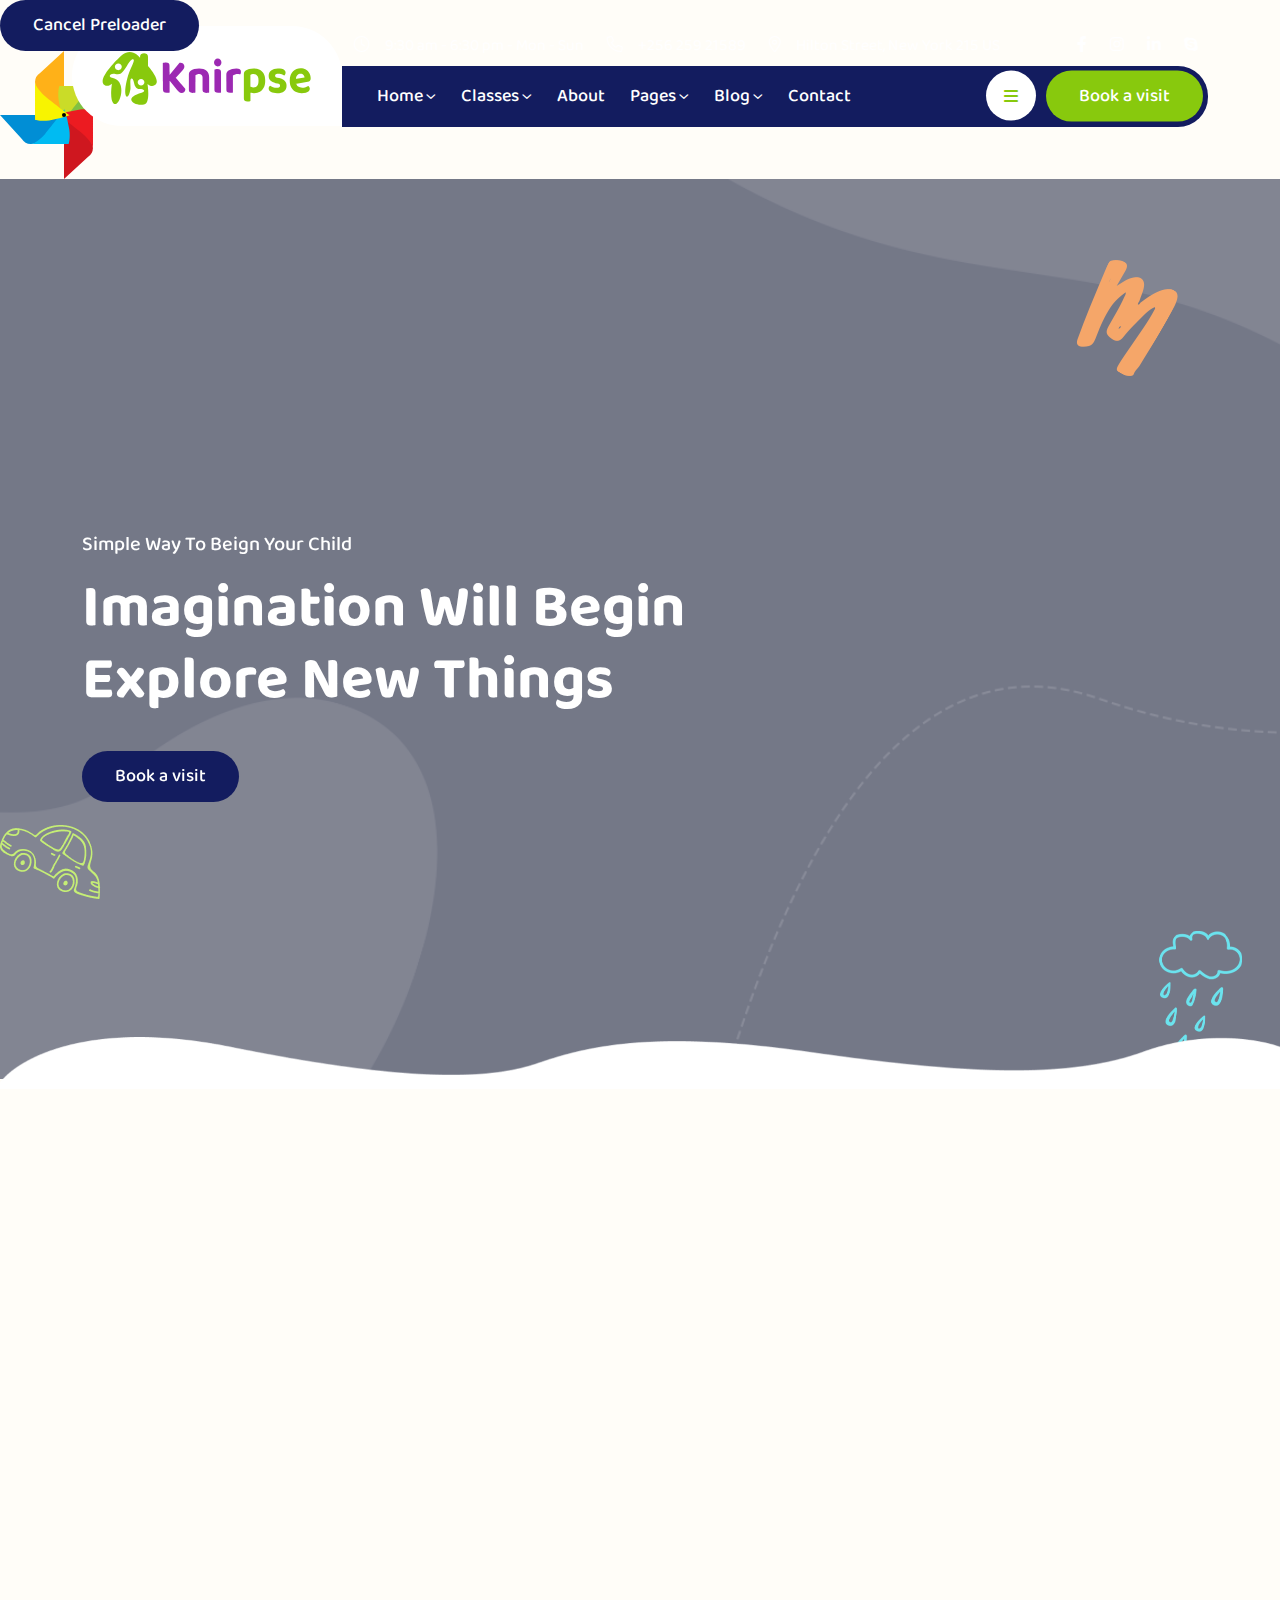
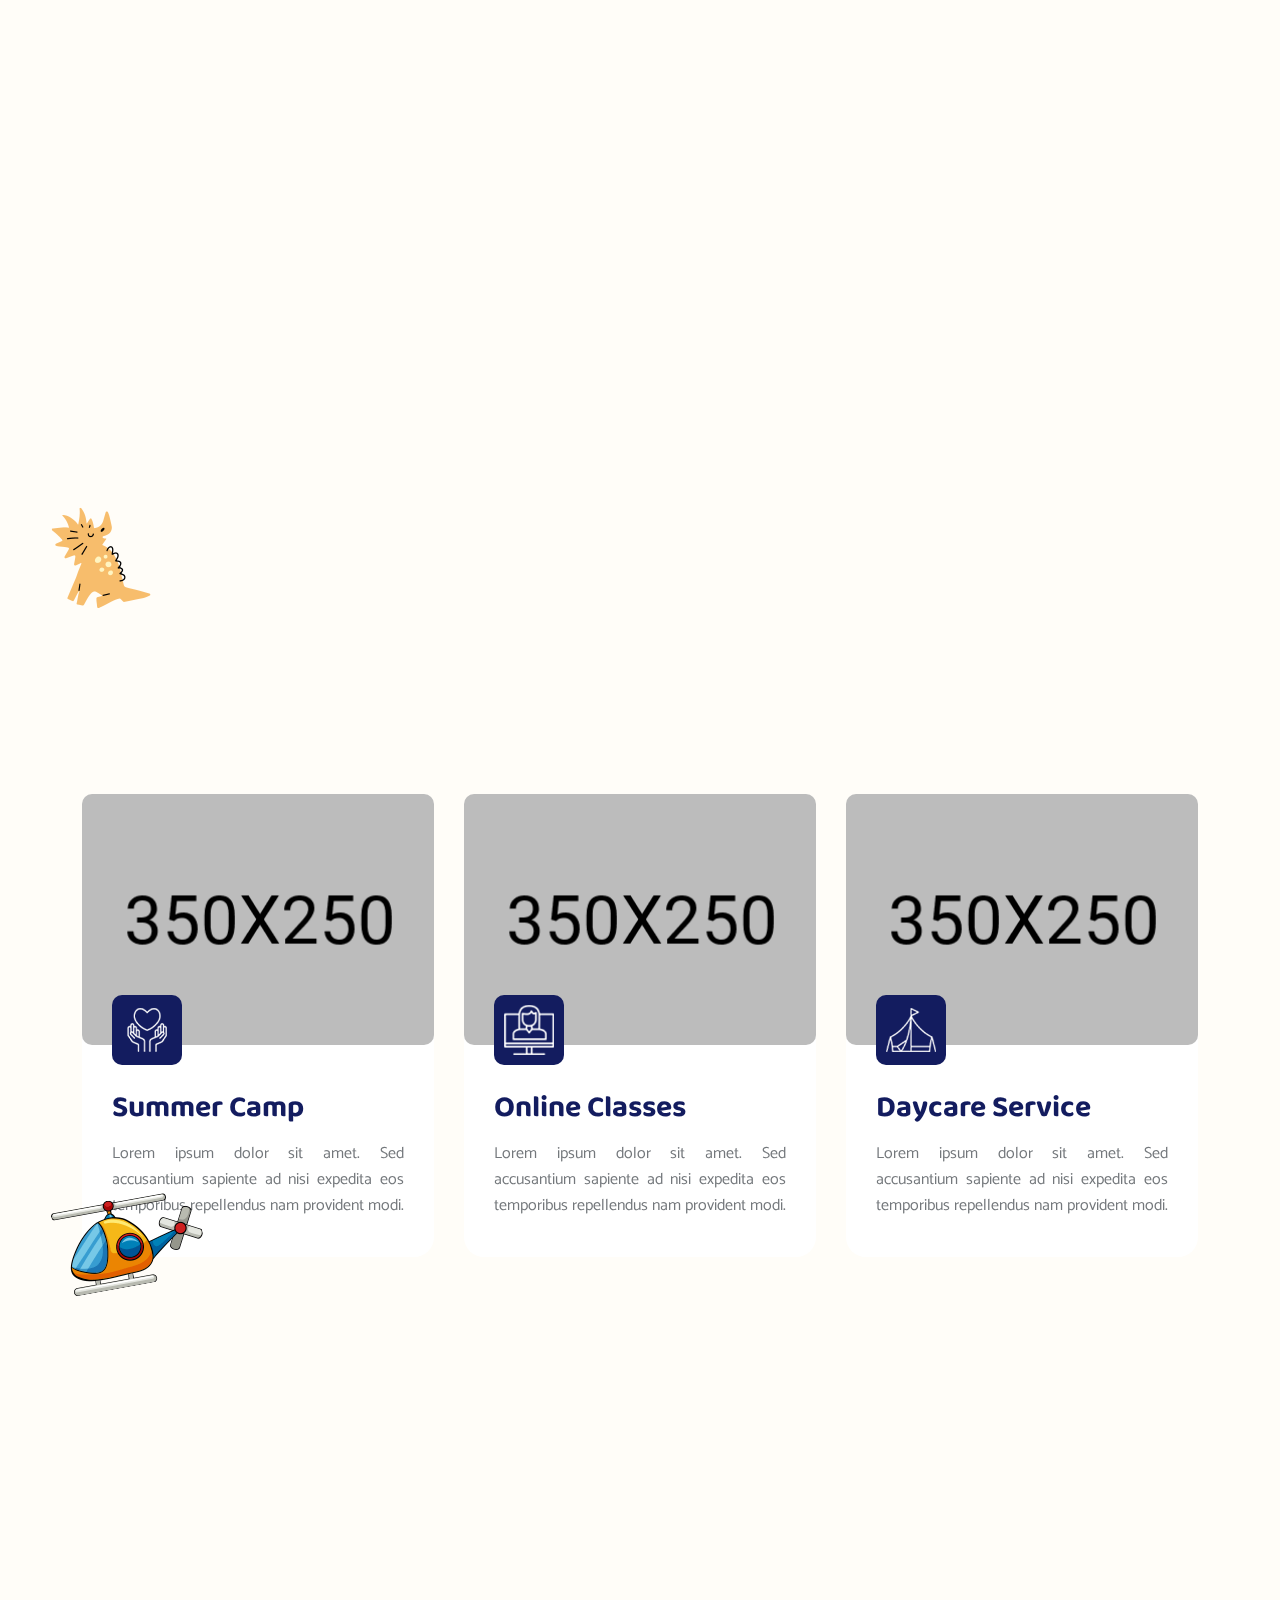
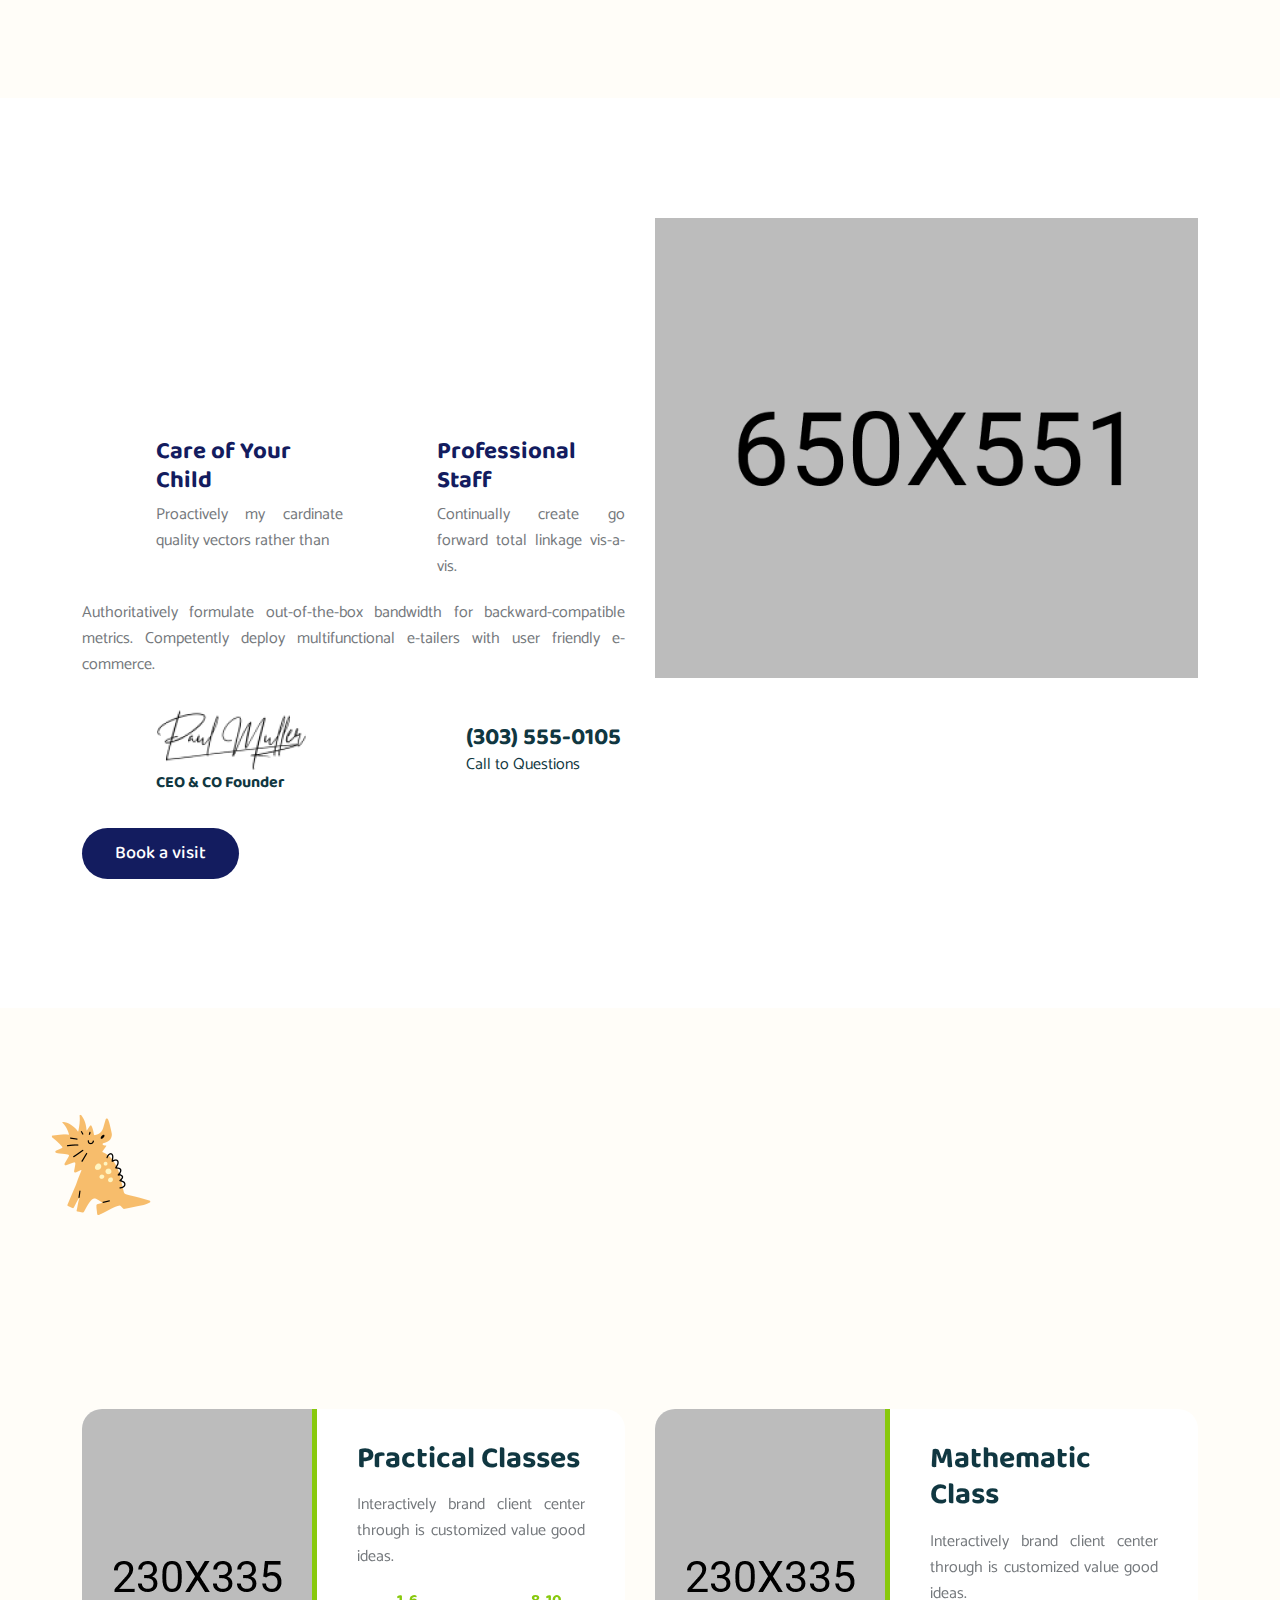
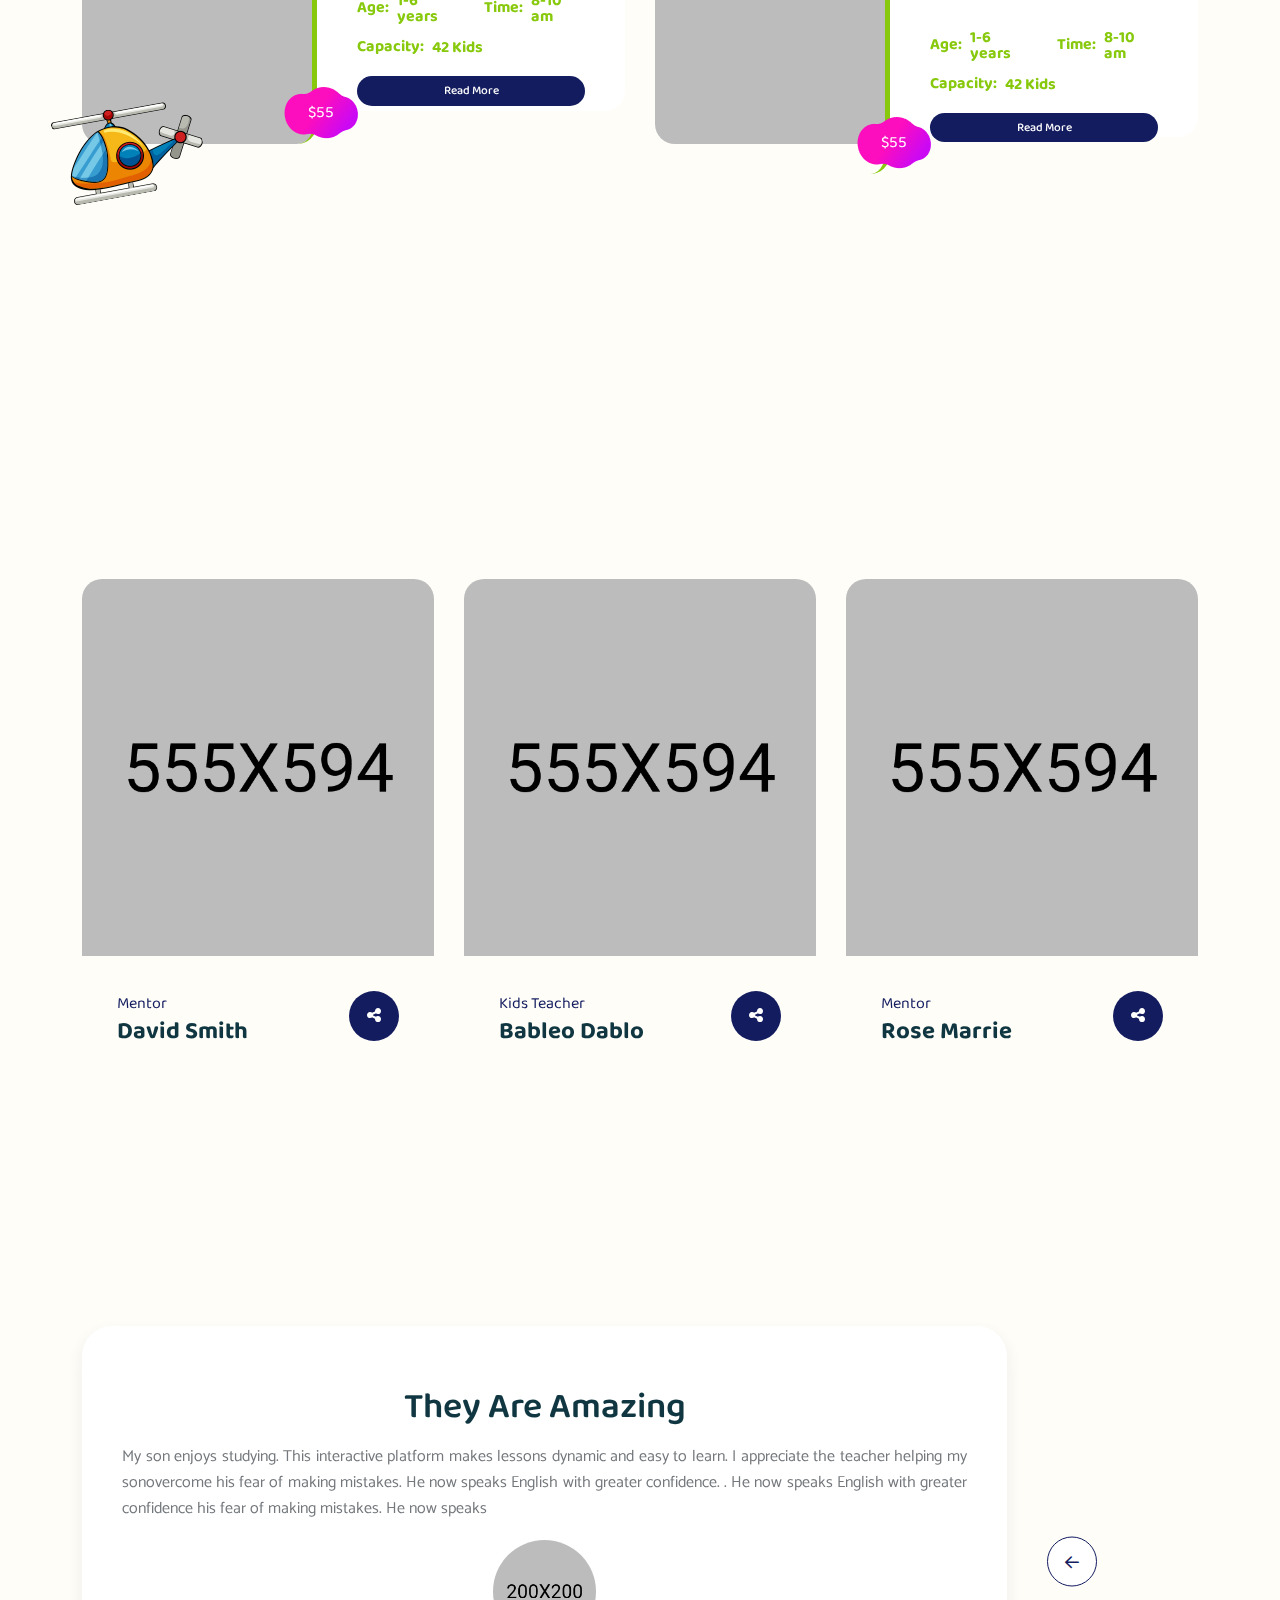
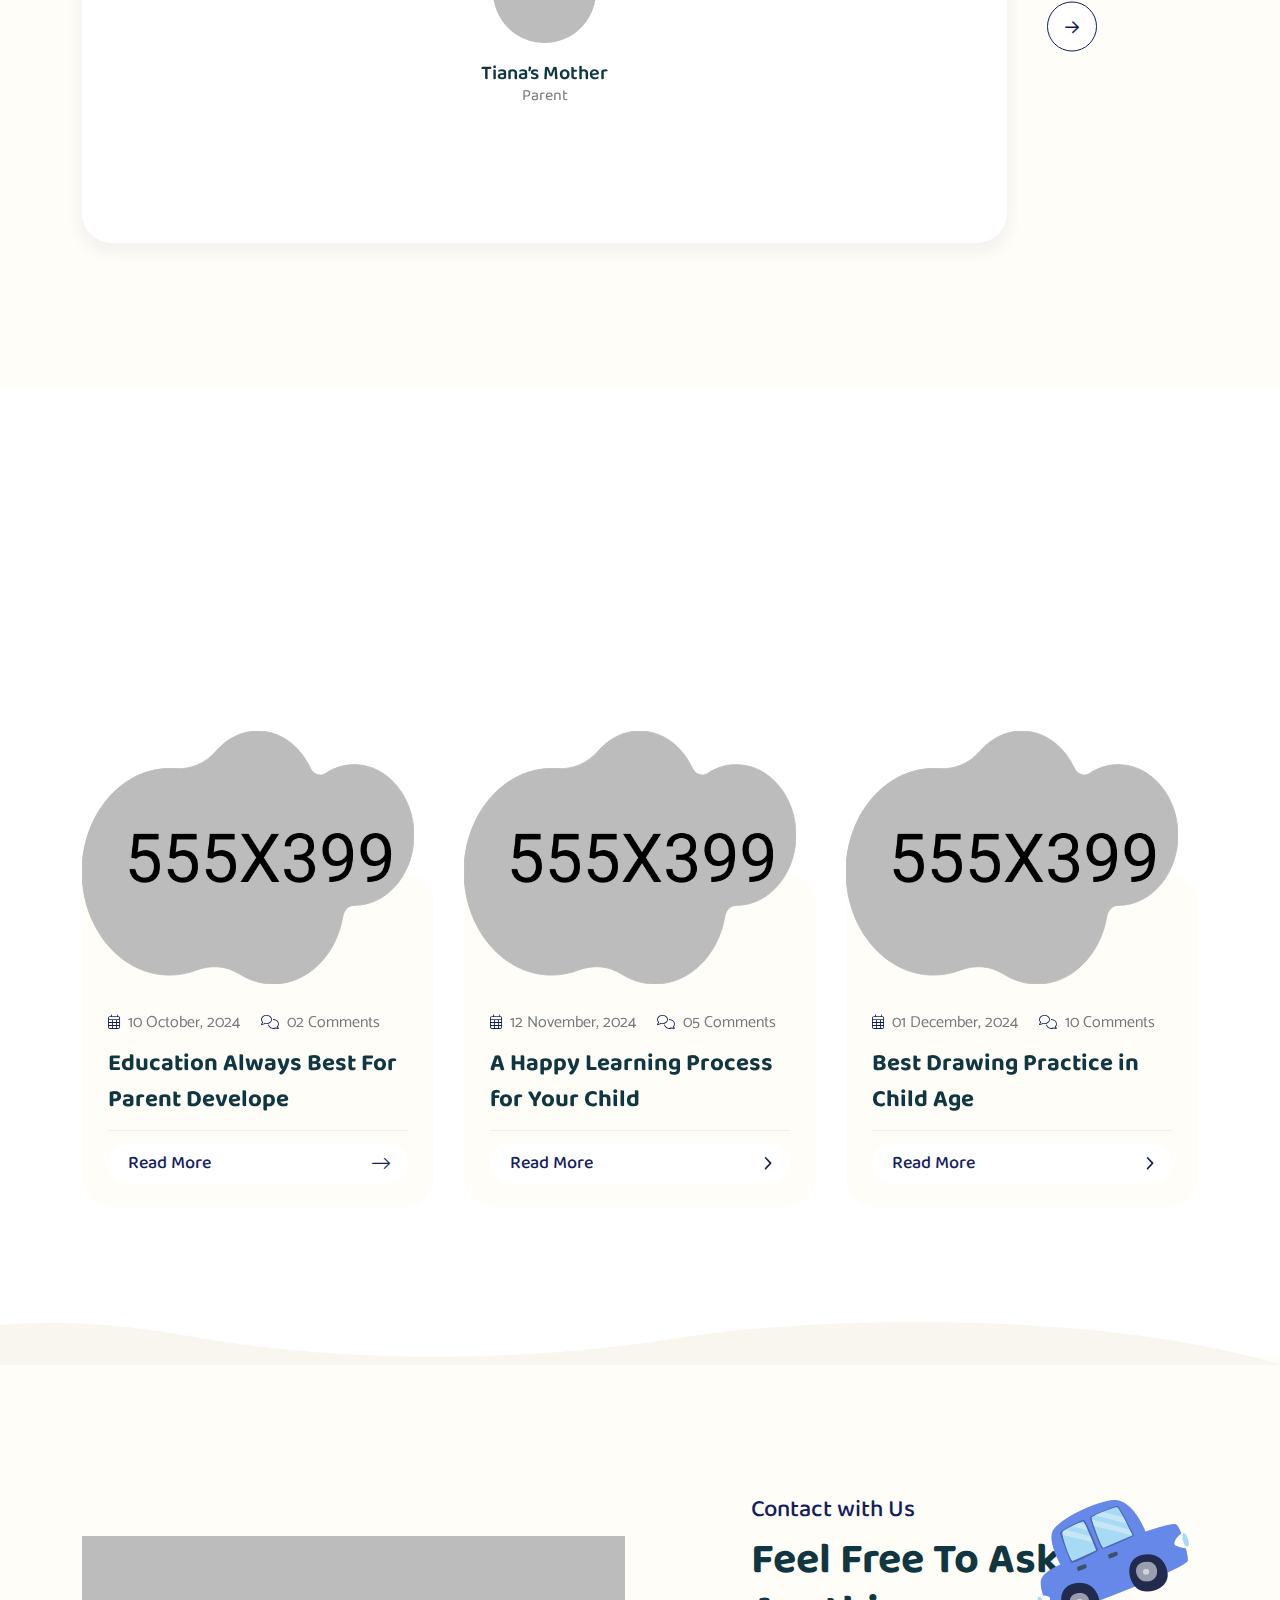
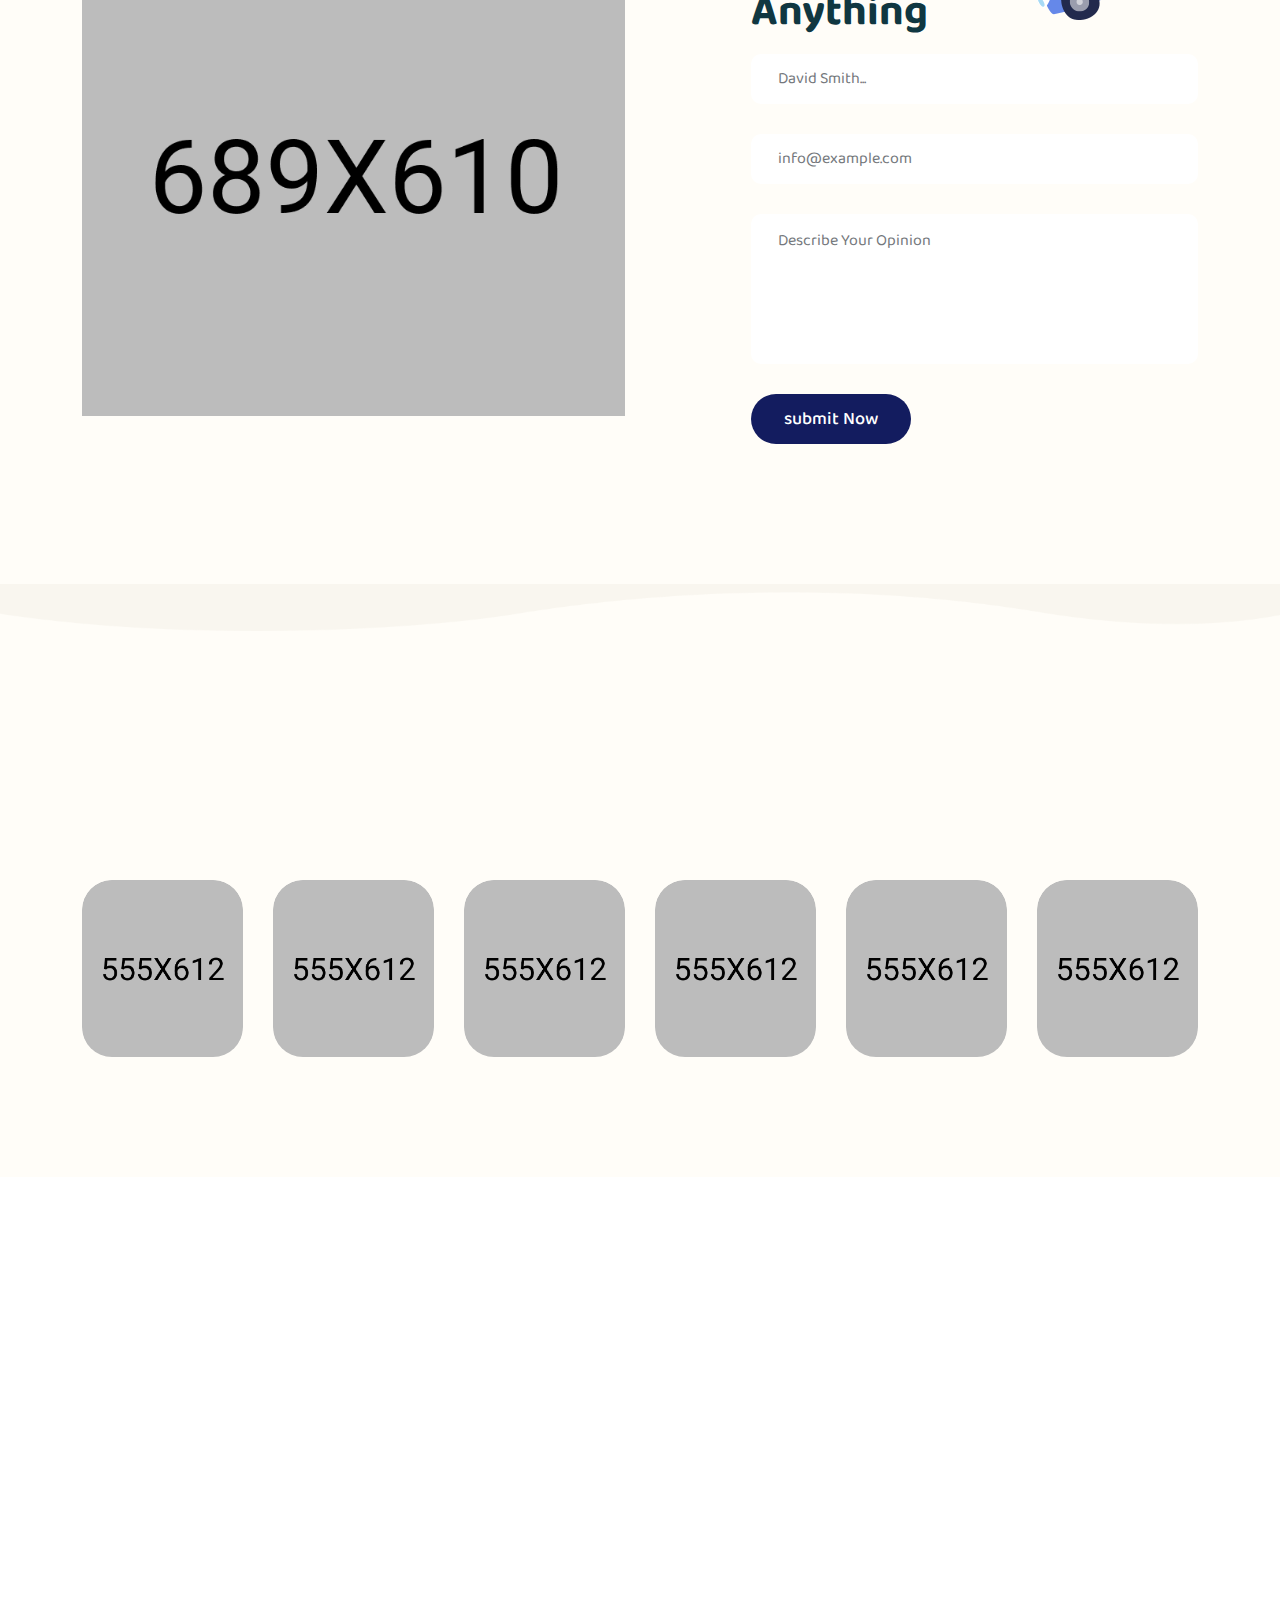
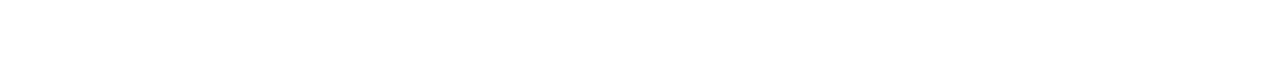
<file: index-5.html>
<!doctype html>
<html class="no-js" lang="zxx">

<head>
    <meta charset="utf-8">
    <meta http-equiv="x-ua-compatible" content="ie=edge">
    <title>Knirpse - Kindergarten & Baby Care Template</title>
    <meta name="author" content="vecuro_themes">
    <meta name="description" content="Knirpse - Kindergarten & Baby Care Template">
    <meta name="keywords" content="Knirpse - Kindergarten & Baby Care Template" >
    <meta name="robots" content="INDEX,FOLLOW">

    <!-- Mobile Specific Metas -->
    <meta name="viewport" content="width=device-width, initial-scale=1, shrink-to-fit=no">

    <!-- Favicons - Place favicon.ico in the root directory -->
    <link rel="shortcut icon" href="assets/img/favicon.ico" type="image/x-icon">
    <link rel="icon" href="assets/img/favicon.ico" type="image/x-icon">

    <!--==============================
	    All CSS File
	============================== -->
    <!-- Google Fonts-->
    <link href="https://fonts.googleapis.com/css2?family=Baloo+2:wght@400;500;600;700;800&family=Catamaran:wght@100;200;300;400;500;600;700;800;900&display=swap" rel="stylesheet">
    <!-- Bootstrap -->
    <link rel="stylesheet" href="assets/css/bootstrap.min.css">
    <!-- Fontawesome Icon -->
    <link rel="stylesheet" href="assets/css/fontawesome.min.css">
    <!-- Magnific Popup -->
    <link rel="stylesheet" href="assets/css/magnific-popup.min.css">
    <!-- Slick Slider -->
    <link rel="stylesheet" href="assets/css/slick.min.css">
    <!-- Theme Custom CSS -->
    <link rel="stylesheet" href="assets/css/style.css">

</head>

<body>


    <!--[if lte IE 9]>
    	<p class="browserupgrade">You are using an <strong>outdated</strong> browser. Please <a href="https://browsehappy.com/">upgrade your browser</a> to improve your experience and security.</p>
    <![endif]-->

    <!--************* Code Start From Here ************* -->

    <!--========== Preloader =========-->
    <div class="preloader">
        <button class="vs-btn wave-btn preloaderCls">Cancel Preloader </button>
        <div class="preloader-inner">
            <svg id="preloader" xmlns="http://www.w3.org/2000/svg" width="128" height="128" viewBox="0 0 128 128">
                <path id="Path_1" data-name="Path 1" d="M64,0,40.08,21.9a10.98,10.98,0,0,0-5.05,8.75C34.37,44.85,64,60.63,64,60.63Z" fill="#ffb118" />
                <path id="Path_2" data-name="Path 2" d="M128,64,106.12,40.1a10.97,10.97,0,0,0-8.75-5.05C83.17,34.4,67.4,64,67.4,64Z" fill="#80c141" />
                <path id="Path_3" data-name="Path 3" d="M63.7,69.73a110.97,110.97,0,0,1-5.04-20.54c-1.16-8.7.68-14.17.68-14.17H97.37s-4.3-.86-14.47,10.1C79.84,48.42,63.7,69.7,63.7,69.7Z" fill="#cadc28" />
                <path id="Path_4" data-name="Path 4" d="M64,128l23.9-21.88a10.97,10.97,0,0,0,5.05-8.75C93.6,83.17,64,67.4,64,67.4Z" fill="#cf171f" />
                <path id="Path_5" data-name="Path 5" d="M58.27,63.7a110.97,110.97,0,0,1,20.54-5.04c8.7-1.16,14.17.68,14.17.68V97.37s.86-4.3-10.1-14.47C79.58,79.84,58.3,63.7,58.3,63.7Z" fill="#ec1b21" />
                <path id="Path_6" data-name="Path 6" d="M0,64,21.88,87.9a10.97,10.97,0,0,0,8.75,5.05C44.83,93.6,60.6,64,60.6,64Z" fill="#018ed5" />
                <path id="Path_7" data-name="Path 7" d="M64.3,58.27a110.97,110.97,0,0,1,5.04,20.54c1.16,8.7-.68,14.17-.68,14.17H30.63s4.3.86,14.47-10.1c3.06-3.3,19.2-24.58,19.2-24.58Z" fill="#00bbf2" />
                <path id="Path_8" data-name="Path 8" d="M69.73,64.34a111.023,111.023,0,0,1-20.55,5.05c-8.7,1.14-14.15-.7-14.15-.7V30.65s-.86,4.3,10.1,14.5c3.3,3.05,24.6,19.2,24.6,19.2Z" fill="#f8f400" />
                <circle id="Ellipse_1" data-name="Ellipse 1" cx="2.03" cy="2.03" r="2.03" transform="translate(61.97 61.97)" />
            </svg>
        </div>
    </div>

    <!-- Side menu start -->
    <div class="sidemenu-wrapper">
        <div class="sidemenu-content">
            <button class="closeButton sideMenuCls"><i class="far fa-times"></i></button>
            <div class="widget footer-widget">
                <div class="vs-widget-about">
                    <div class="about-logo">
                        <a href="index.html">
                            <img src="assets/img/logo.svg" alt="Knirpse">
                        </a>
                    </div>
                    <p class="about-text">Eiusmod tempor incididunt ut labore et dolore magna aliqua. Quis ipsum ultrice gravida isus commodo viverra.</p>
                    <div class="multi-social">
                        <a href="#"><i class="fab fa-facebook-f"></i></a>
                        <a href="#"><i class="fab fa-twitter"></i></a>
                        <a href="#"><i class="fab fa-pinterest-p"></i></a>
                        <a href="#"><i class="fab fa-linkedin-in"></i></a>
                    </div>
                </div>
            </div>

            <div class="widget footer-widget">
                <h3 class="widget_title">Contact Us</h3>
                <div class="vs-widget-contact">
                    <p class="footer-info"><i class="fas fa-map-marker-alt"></i>256 Lonely Street Ave, Brooklyn CA, United State</p>
                    <p class="footer-info"><i class="fas fa-envelope"></i><a href="mailto:info@Knirpseteam.com">info@Knirpseteam.com</a></p>
                    <p class="footer-info"><i class="fas fa-phone-alt"></i><a href="tel:+25631562156236">+256 (3156) 2156 236</a></p>
                </div>
            </div>

            <div class="widget footer-widget">
                <h4 class="widget_title">News Feed</h4>
                <div class="recent-post-wrap">
                    <div class="recent-post">
                        <div class="media-img">
                            <a href="blog-details.html"><img src="assets/img/blog/blog-thumb-1.jpg" alt="Blog Image"></a>
                        </div>
                        <div class="media-body">
                            <div class="recent-post-meta"><a href="blog.html"><i class="fal fa-calendar-alt"></i> 25th March, 2024</a></div>
                            <h4 class="post-title"><a href="blog-details.html">User’s Pepare Using Story Guide Yes</a></h4>
                        </div>
                    </div>
                    <div class="recent-post">
                        <div class="media-img">
                            <a href="blog-details.html"><img src="assets/img/blog/blog-thumb-2.jpg" alt="Blog Image"></a>
                        </div>
                        <div class="media-body">
                            <div class="recent-post-meta"><a href="blog.html"><i class="fal fa-calendar-alt"></i> 25th March, 2024</a></div>
                            <h4 class="post-title"><a href="blog-details.html">How to prepare child for examination</a></h4>
                        </div>
                    </div>
                </div>
            </div>
        </div>
    </div> 

    <!--vs-mobile-menu start-->
    <div class="vs-menu-wrapper">
        <div class="vs-menu-area">
            <button class="vs-menu-toggle"><i class="fal fa-times"></i></button>
            <div class="mobile-logo">
                <a href="index.html"><img src="assets/img/logo.svg" alt="Knirpse"></a>
            </div>
            <div class="vs-mobile-menu">
                <ul>
                    <li class="menu-item-has-children">
                        <a href="index.html">Home</a>
                        <ul class="sub-menu">
                            <li><a href="index.html">Home One</a></li>
                            <li><a href="index-2.html">Home Two</a></li>
                            <li><a href="index-3.html">Home Three</a></li>
                            <li><a href="index-4.html">Home Four</a></li>
                            <li><a href="index-5.html">Home Five</a></li>
                        </ul>
                    </li>
                    <li class="menu-item-has-children">
                        <a href="#">Classes</a>
                        <ul class="sub-menu">
                            <li><a href="classes.html">Classes</a></li>
                            <li><a href="class-details.html">Class Details</a></li>
                        </ul>
                    </li>
                    <li><a href="about.html">About</a></li>
                    <li class="menu-item-has-children">
                        <a href="#">Pages</a>
                        <ul class="sub-menu">
                            <li><a href="event.html">Event</a></li>
                            <li><a href="event-details.html">Event Details</a></li>
                            <li><a href="gallery.html">Gallery</a></li>
                            <li><a href="team-details.html">Team Details</a></li>
                            <li><a href="service.html">Services</a></li>
                            <li><a href="service-details.html">Services Details</a></li>
                            <li><a href="shop.html">Shop</a></li>
                            <li><a href="shop-with-sidebar.html">Shop Sidebar</a></li>
                            <li><a href="shop-details.html">Shop Details</a></li>
                            <li><a href="cart.html">Shopping Cart</a></li>
                            <li><a href="checkout.html">Checkout</a></li>
                            <li><a href="wishlist.html">Wishlist</a></li>
                            <li><a href="error.html">Error Page</a></li>
                        </ul>
                    </li>
                    <li class="menu-item-has-children">
                        <a href="#">Blog</a>
                        <ul class="sub-menu">
                            <li><a href="blog.html">Blog</a></li>
                            <li><a href="blog-details.html">Blog Details</a></li>
                        </ul>
                    </li>
                    <li>
                        <a href="contact.html">Contact</a>
                    </li>
                </ul>
            </div><!-- Menu Will Append With Javascript -->
        </div>
    </div>
    <!--vs-mobile-menu end-->

    <!--======== Header ========-->
    <header class="vs-header header-layout1">
        <!--header-top-wrapper start-->
        <div class="header-top-area d-none d-xl-block">
            <div class="container">
                <div class="row justify-content-end">
                    <div class="col-lg-9 ps-0">
                        <div class="row align-items-center justify-content-between pb-2">
                            <div class="col-auto">
                                <div class="header-links">
                                    <ul>
                                        <li><i class="fal fa-clock"></i>9:30 am - 6:30 pm - Mon - Sun</li>
                                        <li><i class="fal fa-phone"></i><a href="tel:+25625921589">+256 259 21589</a></li>
                                        <li><i class="fal fa-map-marker-alt"></i>Hilton Street, New York 215 US</li>
                                    </ul>
                                </div>
                            </div>
                            <div class="col-auto">
                                <div class="header-social">
                                    <ul>
                                        <li><a href="#"><i class="fab fa-facebook-f"></i></a></li>
                                        <li><a href="#"><i class="fab fa-instagram"></i></a></li>
                                        <li><a href="#"><i class="fab fa-linkedin-in"></i></a></li>
                                        <li><a href="#"><i class="fab fa-skype"></i></a></li>
                                    </ul>
                                </div>
                            </div>
                        </div>
                    </div>
                </div>
            </div>
        </div>
        <!--header-top-wrapper end-->
        <!--vs-main-menu-wrapper start-->
        <div class="sticky-wrapper">
            <div class="sticky-active">
                <div class="container">
                    <div class="header-menu-area">
                        <div class="row gx-20 align-items-center justify-content-between">
                            <div class="col-auto px-0">
                                <div class="header-logo">
                                    <a href="index.html">
                                        <img src="assets/img/logo.svg" alt="Knirpse">
                                    </a>
                                </div>
                            </div>
                            <div class="col px-0">
                                <div class="menu-style1">
                                    <div class="row justify-content-xl-between justify-content-end">
                                        <div class="col-auto">
                                            <nav class="main-menu d-none d-lg-inline-block">
                                                <ul>
                                                    <li class="menu-item-has-children">
                                                        <a href="index.html">Home</a>
                                                        <ul class="sub-menu">
                                                            <li><a href="index.html">Home One</a></li>
                                                            <li><a href="index-2.html">Home Two</a></li>
                                                            <li><a href="index-3.html">Home Three</a></li>
                                                            <li><a href="index-4.html">Home Four</a></li>
                                                            <li><a href="index-5.html">Home Five</a></li>
                                                        </ul>
                                                    </li>
                                                    <li class="menu-item-has-children">
                                                        <a href="#">Classes</a>
                                                        <ul class="sub-menu">
                                                            <li><a href="classes.html">Classes</a></li>
                                                            <li><a href="class-details.html">Class Details</a></li>
                                                        </ul>
                                                    </li>
                                                    <li><a href="about.html">About</a></li>
                                                    <li class="menu-item-has-children">
                                                        <a href="#">Pages</a>
                                                        <ul class="sub-menu">
                                                            <li class="menu-item-has-children">
                                                                <a href="shop.html">Shop</a>
                                                                <ul class="sub-menu">
                                                                    <li><a href="shop.html">Shop</a></li>
                                                                    <li><a href="shop-with-sidebar.html">Shop Sidebar</a></li>
                                                                    <li><a href="shop-details.html">Shop Details</a></li>
                                                                    <li><a href="cart.html">Shopping Cart</a></li>
                                                                    <li><a href="checkout.html">Checkout</a></li>
                                                                    <li><a href="wishlist.html">Wishlist</a></li>
                                                                </ul>
                                                            </li>
                                                            <li><a href="event.html">Event</a></li>
                                                            <li><a href="event-details.html">Event Details</a></li>
                                                            <li><a href="gallery.html">Gallery</a></li>
                                                            <li><a href="team-details.html">Team Details</a></li>
                                                            <li><a href="service.html">Services</a></li>
                                                            <li><a href="service-details.html">Services Details</a></li>
                                                            <li><a href="error.html">Error Page</a></li>
                                                        </ul>
                                                    </li>
                                                    <li class="menu-item-has-children">
                                                        <a href="#">Blog</a>
                                                        <ul class="sub-menu">
                                                            <li><a href="blog.html">Blog</a></li>
                                                            <li><a href="blog-details.html">Blog Details</a></li>
                                                        </ul>
                                                    </li>
                                                    <li>
                                                        <a href="contact.html">Contact</a>
                                                    </li>
                                                </ul>
                                            </nav>
                                            <button type="button" class="vs-menu-toggle d-block d-lg-none"><i class="far fa-bars"></i> Menu</button>
                                        </div>
                                        <div class="col-auto d-none d-xl-block">
                                            <div class="header-button d-xl-flex align-items-center">
                                                <button type="button" class="sideMenuToggler icon-btn"><i class="fal fa-bars"></i></button>
                                                <a href="contact.html" class="vs-btn wave-btn">Book a visit</a>
                                            </div>
                                        </div>
                                    </div>
                                </div>
                            </div>
                        </div>
                    </div>
                </div>
            </div>
        </div>
        <!--vs-main-menu-wrapper end-->
    </header>
    <!--======== / Header ========-->

    <!--======== Hero Section ========-->
    <section class="vs-hero-wrapper hero-layout1 hero-3 position-relative">
        <div class="section-after style-2 d-none d-md-block">
            <img src="assets/img/shape/hero4-after.png" alt="shape">
        </div>
        <div class="hero-slider3 vs-carousel" data-slide-show="1" data-md-slide-show="1" data-arrows="true" data-fade="true">
            <!-- Single Slide -->
            <div class="vs-hero-inner">
                <div class="vs-hero-bg" data-bg-src="assets/img/bg/hero5-1.jpg"><img src="assets/img/bg/hero3-overlay.png" alt="overlay"></div>
                <div class="container">
                    <div class="hero-content5">
                        <span class="h4 hero-subtitle style-3" data-ani="slideinup" data-ani-delay="0s">Simple Way To Beign Your Child</span>
                        <h2 class="hero-title style-2" data-ani="slideinup" data-ani-delay="0.2s">Imagination Will Begin Explore New Things</h2>
                        <a href="contact.html" class="vs-btn wave-btn" data-ani="slideinup" data-ani-delay="0.4s">Book a visit</a>
                    </div>
                </div>
            </div>
            <!-- Single Slide -->
            <div class="vs-hero-inner">
                <div class="vs-hero-bg" data-bg-src="assets/img/bg/hero5-2.jpg"><img src="assets/img/bg/hero3-overlay.png" alt="overlay"></div>
                <div class="container">
                    <div class="hero-content5">
                        <span class="h4 hero-subtitle style-3" data-ani="slideinup" data-ani-delay="0s">We Will Ready Your Child For Future</span>
                        <h2 class="hero-title style-2" data-ani="slideinup" data-ani-delay="0.2s">Play With Children Can Explore New Things</h2>
                        <a href="contact.html" class="vs-btn wave-btn" data-ani="slideinup" data-ani-delay="0.4s">Book a visit</a>
                    </div>
                </div>
            </div>
            <!-- Single Slide -->
            <div class="vs-hero-inner">
                <div class="vs-hero-bg" data-bg-src="assets/img/bg/hero5-3.jpg"><img src="assets/img/bg/hero3-overlay.png" alt="overlay"></div>
                <div class="container">
                    <div class="hero-content5">
                        <span class="h4 hero-subtitle style-3" data-ani="slideinup" data-ani-delay="0s">Simple Way To Grow Your Child</span>
                        <h2 class="hero-title style-2" data-ani="slideinup" data-ani-delay="0.2s">Ensure a Good Health For Your Children</h2>
                        <a href="contact.html" class="vs-btn wave-btn" data-ani="slideinup" data-ani-delay="0.4s">Book a visit</a>
                    </div>
                </div>
            </div>
        </div> 
        <!-- / Slider end -->
        <div class="shape-mockup rotate d-none d-md-block" data-top="10%" data-left="11%"><img src="assets/img/icon/sun-4.png" alt="shapes"></div>
        <div class="shape-mockup movingBottomLeft" data-bottom="20%" data-left="0%"><img src="assets/img/icon/car-5.png" alt="shapes"></div>
        <div class="shape-mockup movingTopLeft d-none d-md-block" data-bottom="3%" data-right="3%"><img src="assets/img/icon/rain-2.png" alt="shapes"></div>
        <div class="shape-mockup moving d-none d-xl-block" data-top="9%" data-right="8%"><img src="assets/img/icon/m.png" alt="shapes"></div>
    </section>
    <!--======== / Hero Section ========-->

    <!--======== About Section ========-->
    <section class="about-section about-layout1 space">
        <div class="container">
            <div class="row gy-30 align-items-center">
                <div class="col-lg-6 wow fadeInRight mt-0" data-wow-delay="0.1s">
                    <div class="about-img">
                        <img src="assets/img/bg/about-bg.png" alt="about-img">
                    </div>
                </div>
                <div class="col-lg-6 wow fadeInLeft" data-wow-delay="0.1s">
                    <span class="sub-title">More About Us</span>
                    <h2 class="sec-title big-title">We Are The Leading Kindergarten </h2>
                    <p class="fs-md mb-30">Synergistically foster excellent intellectual capital through 
                        distributed infrastructures. Monotonectally optimize intermandated solutions for parallel collaboration 
                        and idea-sharing. Collaboratively aggregate cross functional</p>
                    <p class="fs-md mb-30 ">distributed infrastructures. Monotonectally optimize intermandated solutions for parallel collaboration 
                        and idea-sharing.functional</p>
                    <div class="check-list1 mb-40">
                        <ul class="about-list">
                            <li><img src="assets/img/icon/about-icon1.svg" alt="icon">quality Education</li>
                            <li><img src="assets/img/icon/about-icon2.svg" alt="icon"> safety & security</li>
                        </ul>
                        <ul class="about-list">
                            <li><img src="assets/img/icon/about-icon3.svg" alt="icon">Play to learn</li>
                            <li><img src="assets/img/icon/about-icon4.svg" alt="icon">Home like environment</li>
                        </ul>
                    </div>
                    <a href="about.html" class="vs-btn wave-btn style-1">Learn More</a>
                </div>
            </div>
        </div>
        <div class="shape-mockup movingX d-none d-hd-block" data-top="20%" data-left="25%"><img src="assets/img/icon/note-2.png" alt="shapes"></div>
        <div class="shape-mockup moving d-none d-hd-block" data-bottom="5%" data-left="32%"><img src="assets/img/icon/ballon.png" alt="shapes"></div>
        <div class="shape-mockup movingX d-none d-hd-block" data-top="20%" data-left="45%"><img src="assets/img/icon/light.png" alt="shapes"></div>
        <div class="shape-mockup movingX d-none d-hd-block" data-ani-delay="4s" data-bottom="20%" data-right="5%"><img src="assets/img/icon/car-6.png" alt="shapes"></div>
    </section>
    <!--======== / About Section ========-->

    <!--======== Why Section ========-->
    <section class="service-layout1 space-shape-plus" data-bg-src="assets/img/bg/service-bg.png">
        <div class="container">
            <div class="row mb-30 g-5 align-items-center wow fadeInUp" data-wow-delay="0.1s">
                <div class="col-lg-5">
                    <div class="title-area text-center text-lg-start mb-0 wow fadeInUp" data-wow-delay="0.1s">
                        <span class="sub-title">Our Services</span>
                        <h2 class="sec-title">Perfect Services Give For Your Mind</h2>
                    </div>
                </div>
                <div class="col-auto ms-auto d-none d-lg-block">
                    <div class="vs-icon-box">
                        <button data-slick-prev="#sbox1" class="icon-btn style-2 arrow-left"><i class="far fa-arrow-left"></i></button>
                        <button data-slick-next="#sbox1" class="icon-btn style-2 arrow-right ml-5"><i class="far fa-arrow-right"></i></button>
                    </div>
                </div>
            </div>
            <div class="row vs-carousel" data-slide-show="3" id="sbox1" data-center-mode="true">
                <div class="col-lg-4 col-md-6 col-sm-12 wow fadeInUp" data-wow-delay="0.1s">
                    <div class="service-box-three">
                        <div class="service-img">
                            <img src="assets/img/service/s5-1.jpg" alt="service">
                            <div class="service-icon">
                                <img src="assets/img/icon/sr-5-1.png" alt="icon">
                            </div>
                        </div>
                        <div class="service-content">
                            <h3 class="service-title"><a href="service-details.html">Summer Camp</a></h3>
                            <p class="service-text">Lorem ipsum dolor sit amet. Sed accusantium sapiente ad nisi expedita eos temporibus repellendus nam provident modi.</p>
                        </div>
                    </div>
                </div>
                <div class="col-lg-4 col-md-6 col-sm-12 wow fadeInUp" data-wow-delay="0.1s">
                    <div class="service-box-three">
                        <div class="service-img">
                            <img src="assets/img/service/s5-2.jpg" alt="service">
                            <div class="service-icon">
                                <img src="assets/img/icon/sr-5-2.png" alt="icon">
                            </div>
                        </div>
                        <div class="service-content">
                            <h3 class="service-title"><a href="service-details.html">Online Classes</a></h3>
                            <p class="service-text">Lorem ipsum dolor sit amet. Sed accusantium sapiente ad nisi expedita eos temporibus repellendus nam provident modi.</p>
                        </div>
                    </div>
                </div>
                <div class="col-lg-4 col-md-6 col-sm-12 wow fadeInUp" data-wow-delay="0.1s">
                    <div class="service-box-three">
                        <div class="service-img">
                            <img src="assets/img/service/s5-3.jpg" alt="service">
                            <div class="service-icon">
                                <img src="assets/img/icon/sr-5-3.png" alt="icon">
                            </div>
                        </div>
                        <div class="service-content">
                            <h3 class="service-title"><a href="service-details.html">Daycare Service</a></h3>
                            <p class="service-text">Lorem ipsum dolor sit amet. Sed accusantium sapiente ad nisi expedita eos temporibus repellendus nam provident modi.</p>
                        </div>
                    </div>
                </div>
                <div class="col-lg-4 col-md-6 col-sm-12 wow fadeInUp" data-wow-delay="0.1s">
                    <div class="service-box-three">
                        <div class="service-img">
                            <img src="assets/img/service/s5-4.jpg" alt="service">
                            <div class="service-icon">
                                <img src="assets/img/icon/sr2-1.svg" alt="icon">
                            </div>
                        </div>
                        <div class="service-content">
                            <h3 class="service-title"><a href="service-details.html">Anycare Service</a></h3>
                            <p class="service-text">Lorem ipsum dolor sit amet. Sed accusantium sapiente ad nisi expedita eos temporibus repellendus nam provident modi.</p>
                        </div>
                    </div>
                </div>
            </div>
        </div>
        <div class="shape-mockup movingX d-none d-xl-block" data-top="12%" data-left="4%"><img src="assets/img/icon/animal-1.png" alt="shapes"></div>
        <div class="shape-mockup moving d-none d-xl-block" data-bottom="10%" data-left="4%"><img src="assets/img/icon/halicopter.png" alt="shapes"></div>
        <div class="shape-mockup rotate d-none d-lg-block" data-top="13%" data-right="8%"><img src="assets/img/icon/sun-5.png" alt="shapes"></div>
        <div class="shape-mockup shapePulse d-none d-xl-block" data-bottom="18%" data-right="7%"><img src="assets/img/icon/dog-2.png" alt="shapes"></div>
    </section>
    <!--======== / Why Section ========-->
    <!--======== Counter Section ========-->
    <section class="counter-section counter-layout1 space-top">
        <div class="container">
            <div class="row gy-30 justify-content-between">
                <!-- Single Item -->
                <div class="col-xl-auto col-sm-6 wow fadeInUp" data-wow-delay="0.1s">
                    <div class="counter-box">
                        <div class="counter-icon">
                            <img src="assets/img/icon/counter-icon1.svg" alt="icon">
                        </div>
                        <div class="counter-info">
                            <h2 class="counter-number">565</h2>
                            <p class="counter-text">Students Enrolled</p>
                        </div>
                    </div>
                </div>
                <!-- Single Item -->
                <div class="col-xl-auto col-sm-6 wow fadeInUp" data-wow-delay="0.1s">
                    <div class="counter-box">
                        <div class="counter-icon">
                            <img src="assets/img/icon/counter-icon2.svg" alt="icon">
                        </div>
                        <div class="counter-info">
                            <h2 class="counter-number">
                                <span class="counter">15</span>
                            </h2>
                            <p class="counter-text">Total Groups</p>
                        </div>
                    </div>
                </div>
                <!-- Single Item -->
                <div class="col-xl-auto col-sm-6 wow fadeInUp" data-wow-delay="0.1s">
                    <div class="counter-box">
                        <div class="counter-icon">
                            <img src="assets/img/icon/counter-icon3.svg" alt="icon">
                        </div>
                        <div class="counter-info">
                            <h2 class="counter-number">
                                <span class="counter">20</span>
                            </h2>
                            <p class="counter-text">Years Experience</p>
                        </div>
                    </div>
                </div>
                <!-- Single Item -->
                <div class="col-xl-auto col-sm-6 wow fadeInUp" data-wow-delay="0.1s">
                    <div class="counter-box">
                        <div class="counter-icon">
                            <img src="assets/img/icon/counter-icon4.svg" alt="icon">
                        </div>
                        <div class="counter-info">
                            <h2 class="counter-number">
                                <span class="counter">45</span>
                            </h2>
                            <p class="counter-text">Qualified Teachers</p>
                        </div>
                    </div>
                </div>
            </div>
        </div>
    </section>
    <!--======== / Counter Section ========-->

    <!--======== Service Section ========-->
    <section class="service-section bg-white space">
        <div class="container">
            <div class="row gx-lg-15 justify-content-center">
                <div class="col-lg-6">
                    <div class="service-style1">
                        <div class="title-area text-start wow fadeInUp" data-wow-delay="0.1s">
                            <span class="sub-title">Service Benefits</span>
                            <h2 class="sec-title">We are Here to Bring your Children Next Level</h2>
                        </div>
                        <div class="feature-inner">
                            <div class="feature-box">
                                <div class="feature-icon">
                                    <img src="assets/img/icon/service-icon2-2.svg" alt="icon">
                                </div>
                                <div class="feature-info">
                                    <h4 class="feature-title">Care of Your Child</h4>
                                    <p class="feature-text">Proactively my cardinate  quality vectors rather than</p>
                                </div>
                            </div>
                            <div class="feature-box">
                                <div class="feature-icon">
                                    <img src="assets/img/icon/service-icon2-1.png" alt="icon">
                                </div>
                                <div class="feature-info">
                                    <h4 class="feature-title">Professional Staff</h4>
                                    <p class="feature-text">Continually create go forward total linkage vis-a-vis.</p>
                                </div>
                            </div>
                        </div>
                        <p class="mb-30">Authoritatively formulate out-of-the-box bandwidth for backward-compatible metrics. 
                            Competently deploy multifunctional e-tailers with user friendly e-commerce. </p>
                        <div class="feature-inner style2">
                            <div class="feature-box">
                                <div class="feature-icon">
                                    <img src="assets/img/normal/ceo-img1.png" alt="ceo img">
                                </div>
                                <div class="feature-info">
                                    <img src="assets/img/normal/ceo-seg.png" alt="ceo seg">
                                    <strong class="feature-text">CEO & CO Founder</strong>
                                </div>
                            </div>
                            <div class="feature-box">
                                <div class="feature-icon">
                                    <img src="assets/img/icon/talephone.png" alt="icon">
                                </div>
                                <div class="feature-info">
                                    <h4 class="feature-title">(303) 555-0105</h4>
                                    <p class="feature-text">Call to Questions</p>
                                </div>
                            </div>
                        </div>
                        <a href="contact.html" class="vs-btn wave-btn">Book a visit<span class="btn-hover"><span class="btn-hover-inner"><span class="part part-1"></span><span class="part part-1"></span><span class="part part-1"></span><span class="part part-1"></span></span></span></a>
                    </div>
                </div>
                <div class="col-lg-6">
                    <div class="service-bg">
                        <img src="assets/img/bg/service-bg1.png" alt="service-bg">
                    </div>
                </div>
            </div>
        </div>
        <div class="shape-mockup rotate d-none d-hd-block" data-top="16%" data-left="6%"><img src="assets/img/icon/star-8.png" alt="shapes"></div>
        <div class="shape-mockup shapePulse d-none d-hd-block" data-bottom="16%" data-left="6%"><img src="assets/img/icon/draw-1.png" alt="shapes"></div>
        <div class="shape-mockup movingX rotate d-none d-hd-block" data-top="22%" data-right="7%"><img src="assets/img/icon/star-9.png" alt="shapes"></div>
        <div class="shape-mockup moving d-none d-hd-block" data-bottom="20%" data-right="10%"><img src="assets/img/icon/apple-2.png" alt="shapes"></div>
    </section>
    <!--======== / Service Section ========-->

    <!--======== Classes Section ========-->
    <section class="classes-layout1 space" data-bg-src="assets/img/bg/classes-bg.png">
        <div class="container">
            <div class="row mb-30 g-5 align-items-center wow fadeInUp" data-wow-delay="0.1s">
                <div class="col-lg-6">
                    <div class="title-area text-center text-lg-start mb-0 wow fadeInUp" data-wow-delay="0.1s">
                        <span class="sub-title text-white">Our Services</span>
                        <h2 class="sec-title text-white">Take The Classes and Start Learning From Today</h2>
                    </div>
                </div>
                <div class="col-auto ms-auto">
                    <div class="vs-icon-box d-none d-lg-block">
                        <button data-slick-prev="#sbox2" class="icon-btn style-2 arrow-left"><i class="far fa-arrow-left"></i></button>
                        <button data-slick-next="#sbox2" class="icon-btn style-2 arrow-right ml-5"><i class="far fa-arrow-right"></i></button>
                    </div>
                </div>
            </div>
            <div class="row vs-carousel" data-slide-show="2" data-slide-lg-show="2" id="sbox2" data-center-mode="true">
                <div class="col-auto wow fadeInUp" data-wow-delay="0.1s">
                    <div class="class-box1">
                        <div class="class-img">
                            <img src="assets/img/class/class-5-1.jpg" alt="service">
                            <div class="class-icon">
                                <img src="assets/img/bg/class-price-bg.png" alt="icon bg">
                                <a href="class-details.html" class="class-fee">$55</a>
                            </div>
                        </div>
                        <div class="class-content">
                            <h2 class="class-title h4"><a href="class-details.html">Practical Classes</a></h2>
                            <p class="class-text">Interactively brand client center through is customized value good ideas.</p>
                            <ul class="class-info">
                                <li>
                                    <p>Age:</p>
                                    <span>1-6 years</span>
                                </li>
                                <li>
                                    <p>Time:</p>
                                    <span>8-10 am</span>
                                </li>
                            </ul>
                            <ul class="class-info">
                                <li>
                                    <p>Capacity:</p>
                                    <span>42 Kids</span>
                                </li>
                            </ul>
                            <a href="contact.html" class="vs-btn wave-btn style-1">Read More<span class="btn-hover"><span class="btn-hover-inner"><span class="part part-1"></span>
                                <span class="part part-1"></span><span class="part part-1"></span>
                                <span class="part part-1"></span></span></span>
                            </a>
                        </div>
                    </div>
                </div>
                <div class="col-auto wow fadeInUp" data-wow-delay="0.1s">
                    <div class="class-box1">
                        <div class="class-img">
                            <img src="assets/img/class/class-5-2.jpg" alt="service">
                            <div class="class-icon">
                                <img src="assets/img/bg/class-price-bg.png" alt="icon bg">
                                <a href="class-details.html" class="class-fee">$55</a>
                            </div>
                        </div>
                        <div class="class-content">
                            <h2 class="class-title h4"><a href="class-details.html">Mathematic Class</a></h2>
                            <p class="class-text">Interactively brand client center through is customized value good ideas.</p>
                            <ul class="class-info">
                                <li>
                                    <p>Age:</p>
                                    <span>1-6 years</span>
                                </li>
                                <li>
                                    <p>Time:</p>
                                    <span>8-10 am</span>
                                </li>
                            </ul>
                            <ul class="class-info">
                                <li>
                                    <p>Capacity:</p>
                                    <span>42 Kids</span>
                                </li>
                            </ul>
                            <a href="contact.html" class="vs-btn wave-btn style-1">Read More<span class="btn-hover"><span class="btn-hover-inner"><span class="part part-1"></span>
                                <span class="part part-1"></span><span class="part part-1"></span>
                                <span class="part part-1"></span></span></span>
                            </a>
                        </div>
                    </div>
                </div>
                <div class="col-auto wow fadeInUp" data-wow-delay="0.1s">
                    <div class="class-box1">
                        <div class="class-img">
                            <img src="assets/img/class/class-5-3.jpg" alt="service">
                            <div class="class-icon">
                                <img src="assets/img/bg/class-price-bg.png" alt="icon bg">
                                <a href="class-details.html" class="class-fee">$85</a>
                            </div>
                        </div>
                        <div class="class-content">
                            <h2 class="class-title h4"><a href="class-details.html">Drawing Class</a></h2>
                            <p class="class-text">Interactively brand client center through is customized value good ideas.</p>
                            <ul class="class-info">
                                <li>
                                    <p>Age:</p>
                                    <span>1-6 years</span>
                                </li>
                                <li>
                                    <p>Time:</p>
                                    <span>8-10 am</span>
                                </li>
                            </ul>
                            <ul class="class-info">
                                <li>
                                    <p>Capacity:</p>
                                    <span>42 Kids</span>
                                </li>
                            </ul>
                            <a href="contact.html" class="vs-btn wave-btn style-1">Read More<span class="btn-hover"><span class="btn-hover-inner"><span class="part part-1"></span>
                                <span class="part part-1"></span><span class="part part-1"></span>
                                <span class="part part-1"></span></span></span>
                            </a>
                        </div>
                    </div>
                </div>
            </div>
            
        </div>
        <div class="shape-mockup movingX d-none d-xl-block" data-top="12%" data-left="4%"><img src="assets/img/icon/animal-1.png" alt="shapes"></div>
        <div class="shape-mockup moving d-none d-xl-block" data-bottom="10%" data-left="4%"><img src="assets/img/icon/halicopter.png" alt="shapes"></div>
        <div class="shape-mockup rotate d-none d-lg-block" data-top="13%" data-right="8%"><img src="assets/img/icon/sun-5.png" alt="shapes"></div>
        <div class="shape-mockup shapePulse d-none d-xl-block" data-bottom="18%" data-right="7%"><img src="assets/img/icon/dog-2.png" alt="shapes"></div>
    </section>
    <!--======== Team Section ========-->
    <section class="team-section space">
        <div class="container">
            <div class="title-area text-center wow fadeInUp" data-wow-delay="0.1s">
                <span class="sub-title">Our Teachers</span>
                <h2 class="sec-title">Expert Mentors</h2>
            </div>
            <div class="row vs-carousel" data-slide-show="3" data-arrows="true">
                <div class="col-lg-4 col-md-6 wow fadeInUp" data-wow-delay="0.1s">
                    <div class="team-box-2">
                        <div class="team-img">
                            <img src="assets/img/team/t2-1.jpg" alt="team">
                            <div class="multi-social2">
                                <a href="#"><i class="fab fa-facebook-f"></i></a>
                                <a href="#"><i class="fab fa-twitter"></i></a>
                                <a href="#"><i class="fab fa-pinterest-p"></i></a>
                                <a href="#"><i class="fab fa-linkedin-in"></i></a>
                            </div>
                        </div>
                        <div class="team-info">
                            <div>
                                <span class="team-desig">Mentor</span>
                                <h4 class="team-title"><a href="team-details.html">David Smith</a></h4>
                            </div>
                            <a href="#" class="icon-btn"><i class="fas fa-share-alt"></i></a>
                        </div>
                    </div>
                </div>
                <div class="col-lg-4 col-md-6 wow fadeInUp" data-wow-delay="0.1s">
                    <div class="team-box-2">
                        <div class="team-img">
                            <img src="assets/img/team/t2-2.jpg" alt="team">
                            <div class="multi-social2">
                                <a href="#"><i class="fab fa-facebook-f"></i></a>
                                <a href="#"><i class="fab fa-twitter"></i></a>
                                <a href="#"><i class="fab fa-pinterest-p"></i></a>
                                <a href="#"><i class="fab fa-linkedin-in"></i></a>
                            </div>
                        </div>
                        <div class="team-info">
                            <div>
                                <span class="team-desig">Kids Teacher</span>
                                <h4 class="team-title"><a href="team-details.html">Bableo Dablo</a></h4>
                            </div>
                            <a href="#" class="icon-btn"><i class="fas fa-share-alt"></i></a>
                        </div>
                    </div>
                </div>
                <div class="col-lg-4 col-md-6 wow fadeInUp" data-wow-delay="0.1s">
                    <div class="team-box-2">
                        <div class="team-img">
                            <img src="assets/img/team/t2-3.jpg" alt="team">
                            <div class="multi-social2">
                                <a href="#"><i class="fab fa-facebook-f"></i></a>
                                <a href="#"><i class="fab fa-twitter"></i></a>
                                <a href="#"><i class="fab fa-pinterest-p"></i></a>
                                <a href="#"><i class="fab fa-linkedin-in"></i></a>
                            </div>
                        </div>
                        <div class="team-info">
                            <div>
                                <span class="team-desig">Mentor</span>
                                <h4 class="team-title"><a href="team-details.html">Rose Marrie</a></h4>
                            </div>
                            <a href="#" class="icon-btn"><i class="fas fa-share-alt"></i></a>
                        </div>
                    </div>
                </div>
                <div class="col-lg-4 col-md-6 wow fadeInUp" data-wow-delay="0.1s">
                    <div class="team-box-2">
                        <div class="team-img">
                            <img src="assets/img/team/t2-4.jpg" alt="team">
                            <div class="multi-social2">
                                <a href="#"><i class="fab fa-facebook-f"></i></a>
                                <a href="#"><i class="fab fa-twitter"></i></a>
                                <a href="#"><i class="fab fa-pinterest-p"></i></a>
                                <a href="#"><i class="fab fa-linkedin-in"></i></a>
                            </div>
                        </div>
                        <div class="team-info">
                            <div>
                                <span class="team-desig">Mentor</span>
                                <h4 class="team-title"><a href="team-details.html">Jabine Joe</a></h4>
                            </div>
                            <a href="#" class="icon-btn"><i class="fas fa-share-alt"></i></a>
                        </div>
                    </div>
                </div>
                <!-- <div class="col-lg-4 col-md-6 wow fadeInUp" data-wow-delay="0.1s">
                    <div class="team-box">
                        <div class="team-img">
                            <img src="assets/img/team/t2-2.jpg" alt="team">
                            <div class="multi-social">
                                <a href="#"><i class="fab fa-facebook-f"></i></a>
                                <a href="#"><i class="fab fa-twitter"></i></a>
                                <a href="#"><i class="fab fa-pinterest-p"></i></a>
                                <a href="#"><i class="fab fa-linkedin-in"></i></a>
                            </div>
                        </div>
                        <div class="team-info">
                            <h4 class="team-title"><a href="team-details.html">Marry Gold</a></h4>
                            <span class="team-desig">Mentor</span>
                        </div>
                    </div>
                </div>
                <div class="col-lg-4 col-md-6 wow fadeInUp" data-wow-delay="0.1s">
                    <div class="team-box">
                        <div class="team-img">
                            <img src="assets/img/team/t2-3.jpg" alt="team">
                            <div class="multi-social">
                                <a href="#"><i class="fab fa-facebook-f"></i></a>
                                <a href="#"><i class="fab fa-twitter"></i></a>
                                <a href="#"><i class="fab fa-pinterest-p"></i></a>
                                <a href="#"><i class="fab fa-linkedin-in"></i></a>
                            </div>
                        </div>
                        <div class="team-info">
                            <h4 class="team-title"><a href="team-details.html">Rose Marry</a></h4>
                            <span class="team-desig">Mentor</span>
                        </div>
                    </div>
                </div>
                <div class="col-lg-4 col-md-6 wow fadeInUp" data-wow-delay="0.1s">
                    <div class="team-box">
                        <div class="team-img">
                            <img src="assets/img/team/t2-4.jpg" alt="team">
                            <div class="multi-social">
                                <a href="#"><i class="fab fa-facebook-f"></i></a>
                                <a href="#"><i class="fab fa-twitter"></i></a>
                                <a href="#"><i class="fab fa-pinterest-p"></i></a>
                                <a href="#"><i class="fab fa-linkedin-in"></i></a>
                            </div>
                        </div>
                        <div class="team-info">
                            <h4 class="team-title"><a href="team-details.html">Jacklin June</a></h4>
                            <span class="team-desig">Mentor</span>
                        </div>
                    </div>
                </div> -->
            </div>
        </div>
    </section>
    <!--======== / Team Section ========-->
    <!--======== Testimonial Section ========-->
    <section class="testimonial-section1 space" data-bg-src="assets/img/bg/testi-bg.png">
        <div class="container">
            <div class="row gy-30 align-items-center">
                <div class="col-lg-10">
                    <div class="testi-slider-area">
                        <div class="row testi-slider vs-carousel" id="testi1" data-slide-show="1">
                            <div class="col-auto">
                                <div class="testi-box">                                    
                                    <h2 class="testi-title">They Are Amazing</h2>
                                    <p class="testi-text">My son enjoys studying. This interactive platform makes lessons dynamic and easy to learn. 
                                        I appreciate the teacher helping my sonovercome his fear of making mistakes. He now speaks English with greater confidence.
                                        . He now speaks English with greater confidence his fear of making mistakes. He now speaks</p>
                                    <div class="testi-author">
                                        <div class="testi-avater">
                                            <img src="assets/img/testimonial/avator-1.jpg" alt="testimonial">
                                        </div>
                                        <div>
                                            <h5 class="name">Tiana’s Mother</h5>
                                            <span class="desig">Parent</span>
                                        </div>
                                        <div class="testi-quote">
                                            <img src="assets/img//icon/testi-quote.svg" alt="quote">
                                        </div>
                                    </div>                                   
                                </div>
                            </div>
                            <div class="col-md-6">
                                <div class="testi-box">                                    
                                    <h2 class="testi-title">Learn Was So Easy</h2>
                                    <p class="testi-text">My son enjoys studying. This interactive platform makes lessons dynamic and easy to learn. 
                                        I appreciate the teacher helping my sonovercome his fear of making mistakes. He now speaks English with greater confidence.
                                        . He now speaks English with greater confidence his fear of making mistakes. He now speaks</p>
                                    <div class="testi-author">
                                        <div class="testi-avater">
                                            <img src="assets/img/testimonial/avator-2.jpg" alt="testimonial">
                                        </div>
                                        <div>
                                            <h5 class="name">Tiana’s Mother</h5>
                                            <span class="desig">Parent</span>
                                        </div>
                                        <div class="testi-quote">
                                            <img src="assets/img//icon/testi-quote.svg" alt="quote">
                                        </div>
                                    </div>                                   
                                </div>
                            </div>
                        </div> 
                        <div class="vs-icon-box testi-1 d-none d-xl-block">
                            <button data-slick-prev="#testi1" class="icon-btn style-3 arrow-left mb-15"><i class="far fa-arrow-left"></i></button>
                            <button data-slick-next="#testi1" class="icon-btn style-3 arrow-right"><i class="far fa-arrow-right"></i></button>
                        </div>
                    </div>
                </div>
            </div>
        </div>
    </section>
    <!--======== / Testimonial Section ========-->
    <!--======== Blog Section ========-->
    <section class="blog-section blog-layout1 bg-white space">
        <div class="container">
            <div class="row justify-content-center">
                <div class="col-lg-6">
                    <div class="title-area text-center wow fadeInUp" data-wow-delay="0.1s">
                        <span class="sub-title">Latest News Posts</span>
                        <h2 class="sec-title">Get Know Our Weekly Update News</h2>
                    </div>
                </div>
            </div>
            <div class="row vs-carousel" data-slide-show="3" data-arrows="true">
                <div class="col-lg-4 col-md-6 wow fadeInUp" data-wow-delay="0.1s">
                    <div class="vs-blog blog-card">
                        <div class="blog-img">
                            <a href="blog-details.html">
                                <img src="assets/img/blog/blog-1.jpg" alt="blog">
                            </a>
                        </div>
                        <div class="blog-content shadow-none">
                            <div class="blog-meta">
                                <a href="blog-details.html"><i class="fal fa-calendar-alt"></i>10 October, 2024</a>
                                <a href="blog-details.html"><i class="fal fa-comments"></i>02 Comments</a>
                            </div>
                            <h4 class="blog-title"><a href="blog-details.html">Education Always Best For Parent Develope</a></h4>
                            <a href="blog-details.html" class="link-btn">Read More <i class="fal fa-long-arrow-right"></i></a>
                        </div>
                    </div>
                </div>
                <div class="col-lg-4 col-md-6 wow fadeInUp" data-wow-delay="0.1s">
                    <div class="vs-blog blog-card">
                        <div class="blog-img">
                            <a href="blog-details.html">
                                <img src="assets/img/blog/blog-2.jpg" alt="blog">
                            </a>
                        </div>
                        <div class="blog-content shadow-none">
                            <div class="blog-meta">
                                <a href="blog-details.html"><i class="fal fa-calendar-alt"></i>12 November, 2024</a>
                                <a href="blog-details.html"><i class="fal fa-comments"></i>05 Comments</a>
                            </div>
                            <h4 class="blog-title"><a href="blog-details.html">A Happy Learning Process for Your Child</a></h4>
                            <a href="blog-details.html" class="link-btn">Read More <i class="far fa-angle-right"></i></a>
                        </div>
                    </div>
                </div>
                <div class="col-lg-4 col-md-6 wow fadeInUp" data-wow-delay="0.1s">
                    <div class="vs-blog blog-card">
                        <div class="blog-img">
                            <a href="blog-details.html">
                                <img src="assets/img/blog/blog-3.jpg" alt="blog">
                            </a>
                        </div>
                        <div class="blog-content shadow-none">
                            <div class="blog-meta">
                                <a href="blog-details.html"><i class="fal fa-calendar-alt"></i>01 December, 2024</a>
                                <a href="blog-details.html"><i class="fal fa-comments"></i>10 Comments</a>
                            </div>
                            <h4 class="blog-title"><a href="blog-details.html">Best Drawing Practice in Child Age</a></h4>
                            <a href="blog-details.html" class="link-btn">Read More <i class="far fa-angle-right"></i></a>
                        </div>
                    </div>
                </div>
                <div class="col-lg-4 col-md-6 wow fadeInUp" data-wow-delay="0.1s">
                    <div class="vs-blog blog-card">
                        <div class="blog-img">
                            <a href="blog-details.html">
                                <img src="assets/img/blog/blog-4.jpg" alt="blog">
                            </a>
                        </div>
                        <div class="blog-content shadow-none">
                            <div class="blog-meta">
                                <a href="blog-details.html"><i class="fal fa-calendar-alt"></i>03 October, 2024</a>
                                <a href="blog-details.html"><i class="fal fa-comments"></i>01 Comment</a>
                            </div>
                            <h4 class="blog-title"><a href="blog-details.html">We Provide Best Education For Your Child</a></h4>
                            <a href="blog-details.html" class="link-btn">Read More <i class="far fa-angle-right"></i></a>
                        </div>
                    </div>
                </div>
            </div>
        </div>
        <!-- <div class="section-after style-2"><img src="assets/img/shape/counter-before-smoke-2.png" alt="shape"></div> -->
    </section>
    <!--======== / Blog Section ========-->
     <!--======== Contact Section ========-->
     <section class="mockup3 contact-layout1 space bg-smoke">
        <div class="shape-before"><img src="assets/img/shape/before-shape-5.png" alt="shape"></div>
        <div class="shape-after"><img src="assets/img/shape/after-shape-5.png" alt="shape"></div>
        <div class="shape-mockup moving d-none d-lg-block" data-top="17%" data-right="7%"><img src="assets/img/icon/car.png" alt="shapes"></div>
        <div class="container">
            <div class="row gy-40 align-items-center">
                <div class="col-lg-6 text-center text-lg-start">
                    <div class="img-box-3">
                        <img src="assets/img/bg/contact-bg.png" alt="photo">
                    </div>
                </div>
                <div class="col-xl-5 col-lg-6 offset-xl-1">
                    <div class="text-center text-lg-start">
                        <span class="sub-title">Contact with Us</span>
                        <h2 class="sec-title big-title">Feel Free To Ask Us Anything</h2>
                        <form action="assets/mail.php" method="POST" class="contact-form ajax-contact">
                            <div class="row">
                                <div class="form-group col-12">
                                    <input type="text" class="form-control" name="name" id="name" placeholder="David Smith..." required>
                                </div>
                                <div class="form-group col-12">
                                    <input type="email" class="form-control" name="email" id="email" placeholder="info@example.com" required>
                                </div>
                                <div class="form-group col-12">
                                    <textarea class="form-control" name="message" id="message" placeholder="Describe Your Opinion" required></textarea>
                                </div>
                                <div class="form-group col-12">
                                    <button type="submit" class="vs-btn wave-btn">submit Now</button>
                                </div>
                            </div>
                            <p class="form-messages mb-0 mt-3"></p>
                        </form>
                    </div>
                </div>
            </div>
        </div>
    </section>
    <!--======== / Contact Section ========-->
     <!--======== Gallery Section ========-->
     <section class="space">
        <div class="shape-mockup movingX d-none d-hd-block" data-bottom="45%" data-left="6%"><img src="assets/img/shape/paret.png" alt="shapes"></div>
        <div class="shape-mockup movingX d-none d-hd-block" data-bottom="0%" data-left="20%"><img src="assets/img/icon/apple-2.png" alt="shapes"></div>
        <div class="container">
            <div class="title-area text-center wow fadeInUp" data-wow-delay="0.1s">
                <span class="sub-title">Follow Us on</span>
                <h2 class="sec-title">Follow @Instagram</h2>
            </div>
            <div class="row vs-carousel" data-slide-show="6" data-arrows="false">
                <div class="col-auto">
                    <div class="project-card">
                        <div class="project-img">
                            <img src="assets/img/project/p-1.jpg" alt="project-img">
                        </div>
                        <a href="assets/img/project/p-1.jpg" class="plus-btn popup-image"><i class="fab fa-instagram"></i></a>
                    </div>
                </div>
                <div class="col-auto">
                    <div class="project-card">
                        <div class="project-img">
                            <img src="assets/img/project/p-2.jpg" alt="project-img">
                        </div>
                        <a href="assets/img/project/p-1.jpg" class="plus-btn popup-image"><i class="fab fa-instagram"></i></a>
                    </div>
                </div>
                <div class="col-auto">
                    <div class="project-card">
                        <div class="project-img">
                            <img src="assets/img/project/p-3.jpg" alt="project-img">
                        </div>
                        <a href="assets/img/project/p-1.jpg" class="plus-btn popup-image"><i class="fab fa-instagram"></i></a>
                    </div>
                </div>
                <div class="col-auto">
                    <div class="project-card">
                        <div class="project-img">
                            <img src="assets/img/project/p-4.jpg" alt="project-img">
                        </div>
                        <a href="assets/img/project/p-1.jpg" class="plus-btn popup-image"><i class="fab fa-instagram"></i></a>
                    </div>
                </div>
                <div class="col-auto">
                    <div class="project-card">
                        <div class="project-img">
                            <img src="assets/img/project/p-5.jpg" alt="project-img">
                        </div>
                        <a href="assets/img/project/p-1.jpg" class="plus-btn popup-image"><i class="fab fa-instagram"></i></a>
                    </div>
                </div>
                <div class="col-auto">
                    <div class="project-card">
                        <div class="project-img">
                            <img src="assets/img/project/p-6.jpg" alt="project-img">
                        </div>
                        <a href="assets/img/project/p-1.jpg" class="plus-btn popup-image"><i class="fab fa-instagram"></i></a>
                    </div>
                </div>
                <div class="col-auto">
                    <div class="project-card">
                        <div class="project-img">
                            <img src="assets/img/project/p-7.jpg" alt="project-img">
                        </div>
                        <a href="assets/img/project/p-1.jpg" class="plus-btn popup-image"><i class="fab fa-instagram"></i></a>
                    </div>
                </div>
            </div>
        </div>
    </section>
    <!--======== / Gallery Section ========-->

    <!--==============================
	Footer Area
	==============================-->
    <footer class="footer-wrapper footer-layout5" data-bg-src="assets/img/bg/footer-bg-5.png">
        <div class="widget-area pb-0">
            <div class="container">
                <div class="row justify-content-between">
                    <!-- About Widget-->
                    <div class="col-xl-auto col-md-6 wow fadeInUp" data-wow-delay="0.1s">
                        <div class="widget footer-widget">
                            <div class="vs-widget-about">
                                <div class="about-logo">
                                    <a href="index.html">
                                        <img src="assets/img/logo-white.svg" alt="Knirpse">
                                    </a>
                                </div>
                                <p class="about-text">Eiusmod tempor incididunt ut labore et dolore magna aliqua. Quis ipsum ultrice gravida isus commodo viverra.</p>
                                <div class="multi-social">
                                    <a href="#"><i class="fab fa-facebook-f"></i></a>
                                    <a href="#"><i class="fab fa-twitter"></i></a>
                                    <a href="#"><i class="fab fa-pinterest-p"></i></a>
                                    <a href="#"><i class="fab fa-linkedin-in"></i></a>
                                </div>
                            </div>
                        </div>
                    </div>
                    <!-- Footer Widget -->
                    <div class="col-xl-auto col-md-6 wow fadeInUp" data-wow-delay="0.1s">
                        <div class="widget footer-widget">
                            <h4 class="widget_title">News Feed</h4>
                            <div class="recent-post-wrap">
                                <div class="recent-post">
                                    <div class="media-img">
                                        <a href="blog-details.html"><img src="assets/img/blog/blog-thumb-1.jpg" alt="Blog Image"></a>
                                    </div>
                                    <div class="media-body">
                                        <div class="recent-post-meta"><a href="blog.html"><i class="fal fa-calendar-alt"></i> 25th March, 2024</a></div>
                                        <h4 class="post-title"><a href="blog-details.html">User’s Pepare Using Story Guide Yes</a></h4>
                                    </div>
                                </div>
                                <div class="recent-post">
                                    <div class="media-img">
                                        <a href="blog-details.html"><img src="assets/img/blog/blog-thumb-2.jpg" alt="Blog Image"></a>
                                    </div>
                                    <div class="media-body">
                                        <div class="recent-post-meta"><a href="blog.html"><i class="fal fa-calendar-alt"></i> 25th March, 2024</a></div>
                                        <h4 class="post-title"><a href="blog-details.html">How to prepare child for examination</a></h4>
                                    </div>
                                </div>
                            </div>
                        </div>
                    </div>
                    <!-- Footer Widget-->
                    <div class="col-xl-auto col-md-6 wow fadeInUp" data-wow-delay="0.1s">
                        <div class="widget footer-widget widget_nav_menu">
                            <h4 class="widget_title">Details Info</h4>
                            <ul class="menu">
                                <li><a href="classes.html">Online Class</a></li>
                                <li><a href="contact.html">Appointment</a></li>
                                <li><a href="about-us.html">About Us</a></li>
                                <li><a href="team.html">Our Team</a></li>
                                <li><a href="event.html">Upcoming Events</a></li>
                            </ul>
                        </div>
                    </div>
                    <!-- Footer Widget -->
                    <div class="col-xl-auto col-md-6 wow fadeInUp" data-wow-delay="0.1s">
                        <div class="widget footer-widget">
                            <h3 class="widget_title">Contact Us</h3>
                            <div class="vs-widget-contact">
                                <p class="footer-info"><i class="fas fa-map-marker-alt"></i>256 Lonely Street Ave, Brooklyn CA, United State</p>
                                <p class="footer-info"><i class="fas fa-envelope"></i><a href="mailto:info@Knirpseteam.com">info@Knirpseteam.com</a></p>
                                <p class="footer-info"><i class="fas fa-phone-alt"></i><a href="tel:+25631562156236">+256 (3156) 2156 236</a></p>
                            </div>
                        </div>
                    </div>
                </div>
            </div>
        </div>
        <div class="footer-copyright">
            <div class="container">
                <p class="copyright">&copy; Copyright 2024 Knirpse. All Rights Reserved by <a href="https://themeforest.net/user/vecuro_themes">Vecuro</a>.</p>
            </div>
        </div>
    </footer>

    <!--********************************
			Code End  Here 
	******************************** -->


    <!-- Scroll To Top -->
    <a href="#" class="scrollToTop scroll-btn"><i class="far fa-arrow-up"></i></a>
    <!--==============================
        All Js File
    ============================== -->
    <!-- Jquery -->
    <script src="assets/js/jquery-3.5.0.min.js"></script>
    <!-- Slick Slider -->
    <script src="assets/js/slick.min.js"></script>
    <!-- Bootstrap -->
    <script src="assets/js/bootstrap.min.js"></script>
    <!-- Magnific Popup -->
    <script src="assets/js/jquery.magnific-popup.min.js"></script>
    <!-- Isotope Filter -->
    <script src="assets/js/imagesloaded.pkgd.min.js"></script>
    <script src="assets/js/isotope.pkgd.min.js"></script>
    <!-- Counter up  -->
    <script src="assets/js/jquery.counterup.min.js"></script>
    <!-- Parallax  -->
    <script src="assets/js/parallax.min.js"></script>
    <!-- Custom Carousel -->
    <script src="assets/js/vscustom-carousel.min.js"></script>
    <!-- Range Slider -->
    <script src="assets/js/jquery-ui.min.js"></script>
    <!-- WOW JS (Animation JS) -->
    <script src="assets/js/wow.min.js"></script>
    <!-- Form Js -->
    <script src="assets/js/ajax-mail.js"></script>
    <!-- Main Js File -->
    <script src="assets/js/main.js"></script>

</body>

</html>
</file>
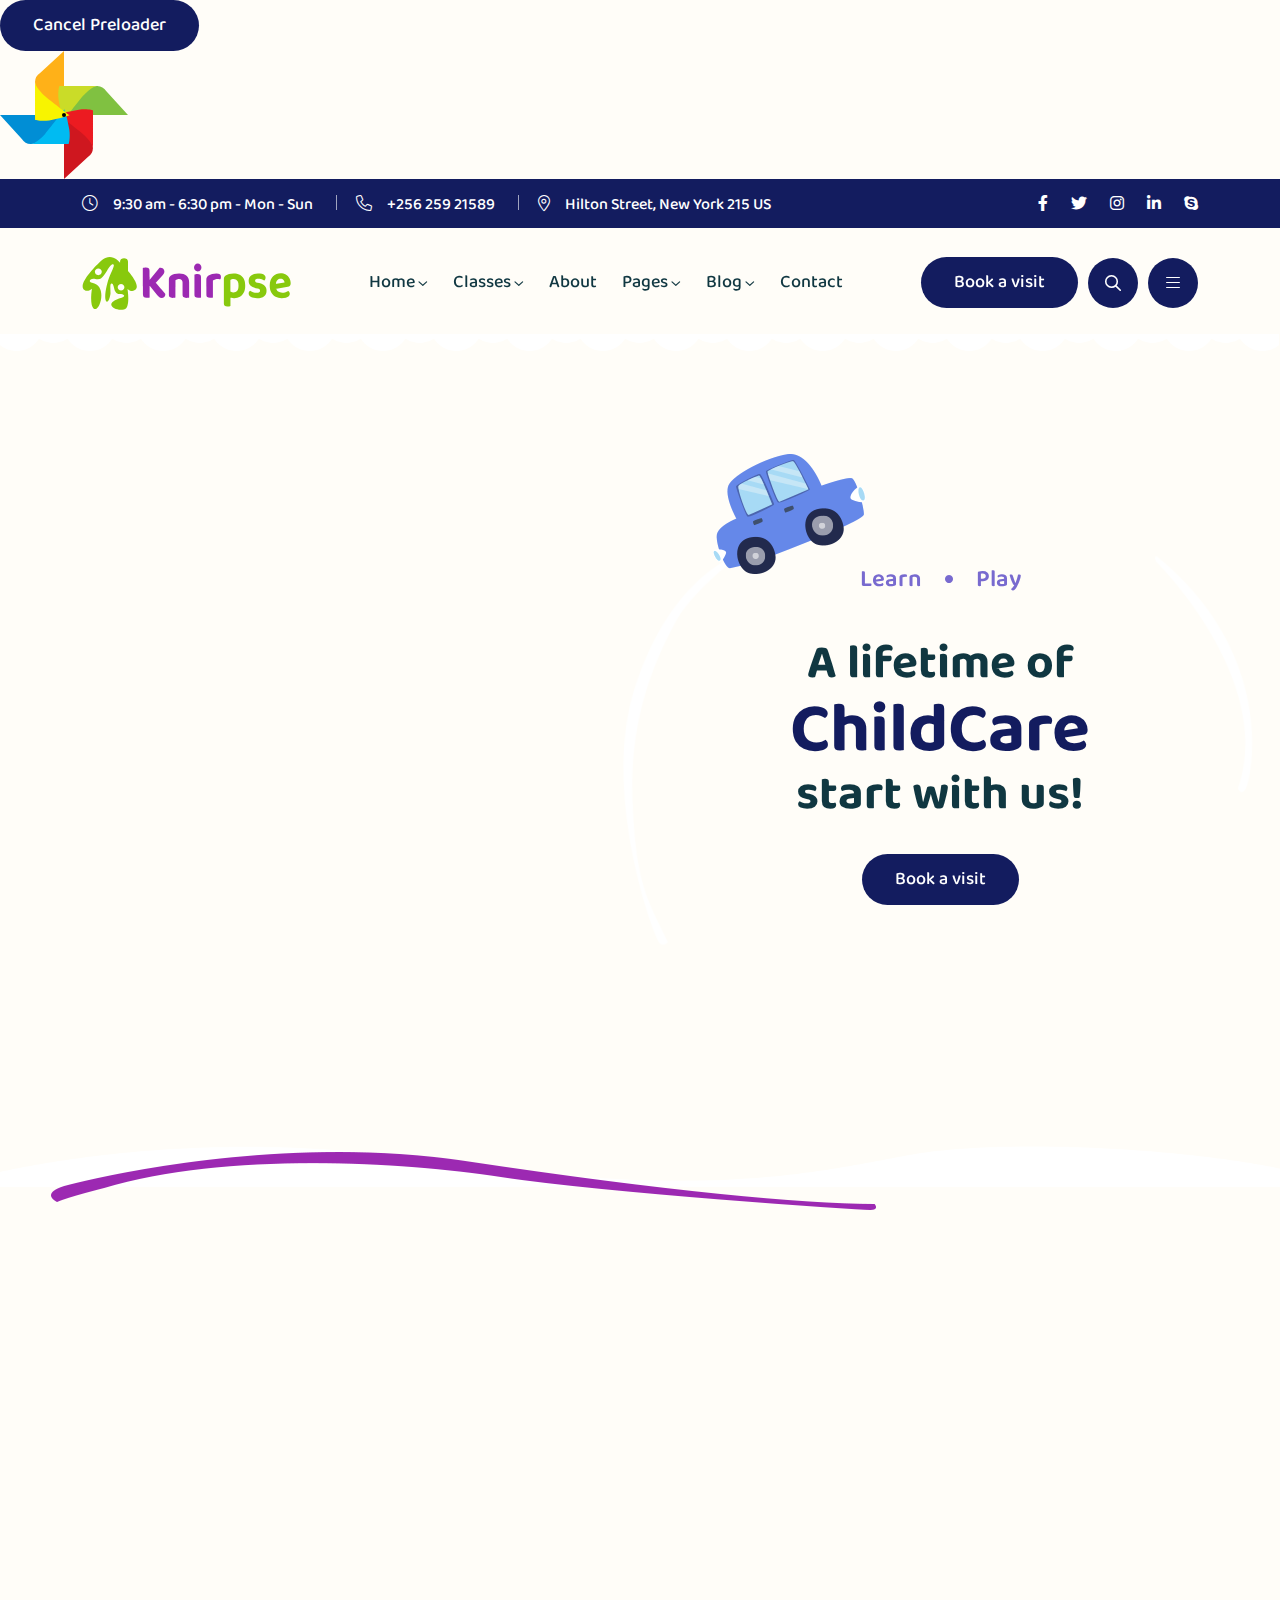
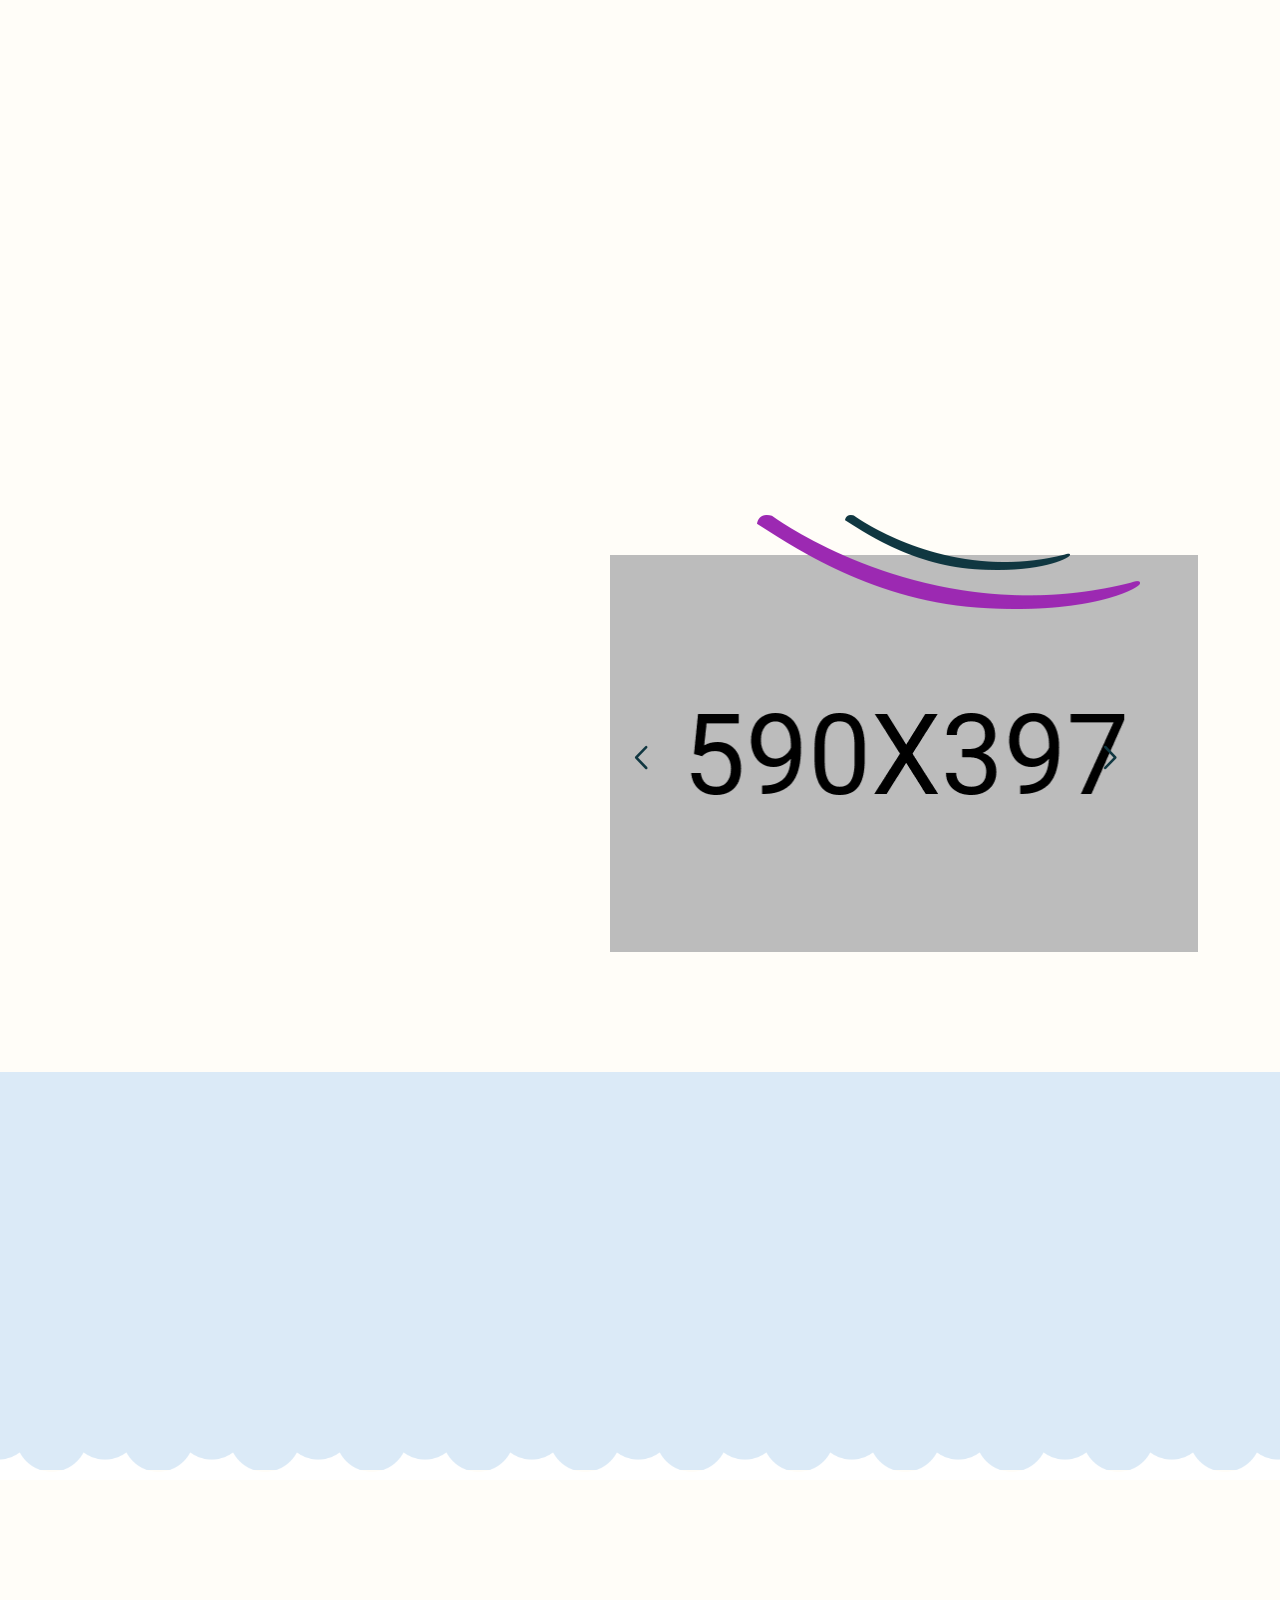
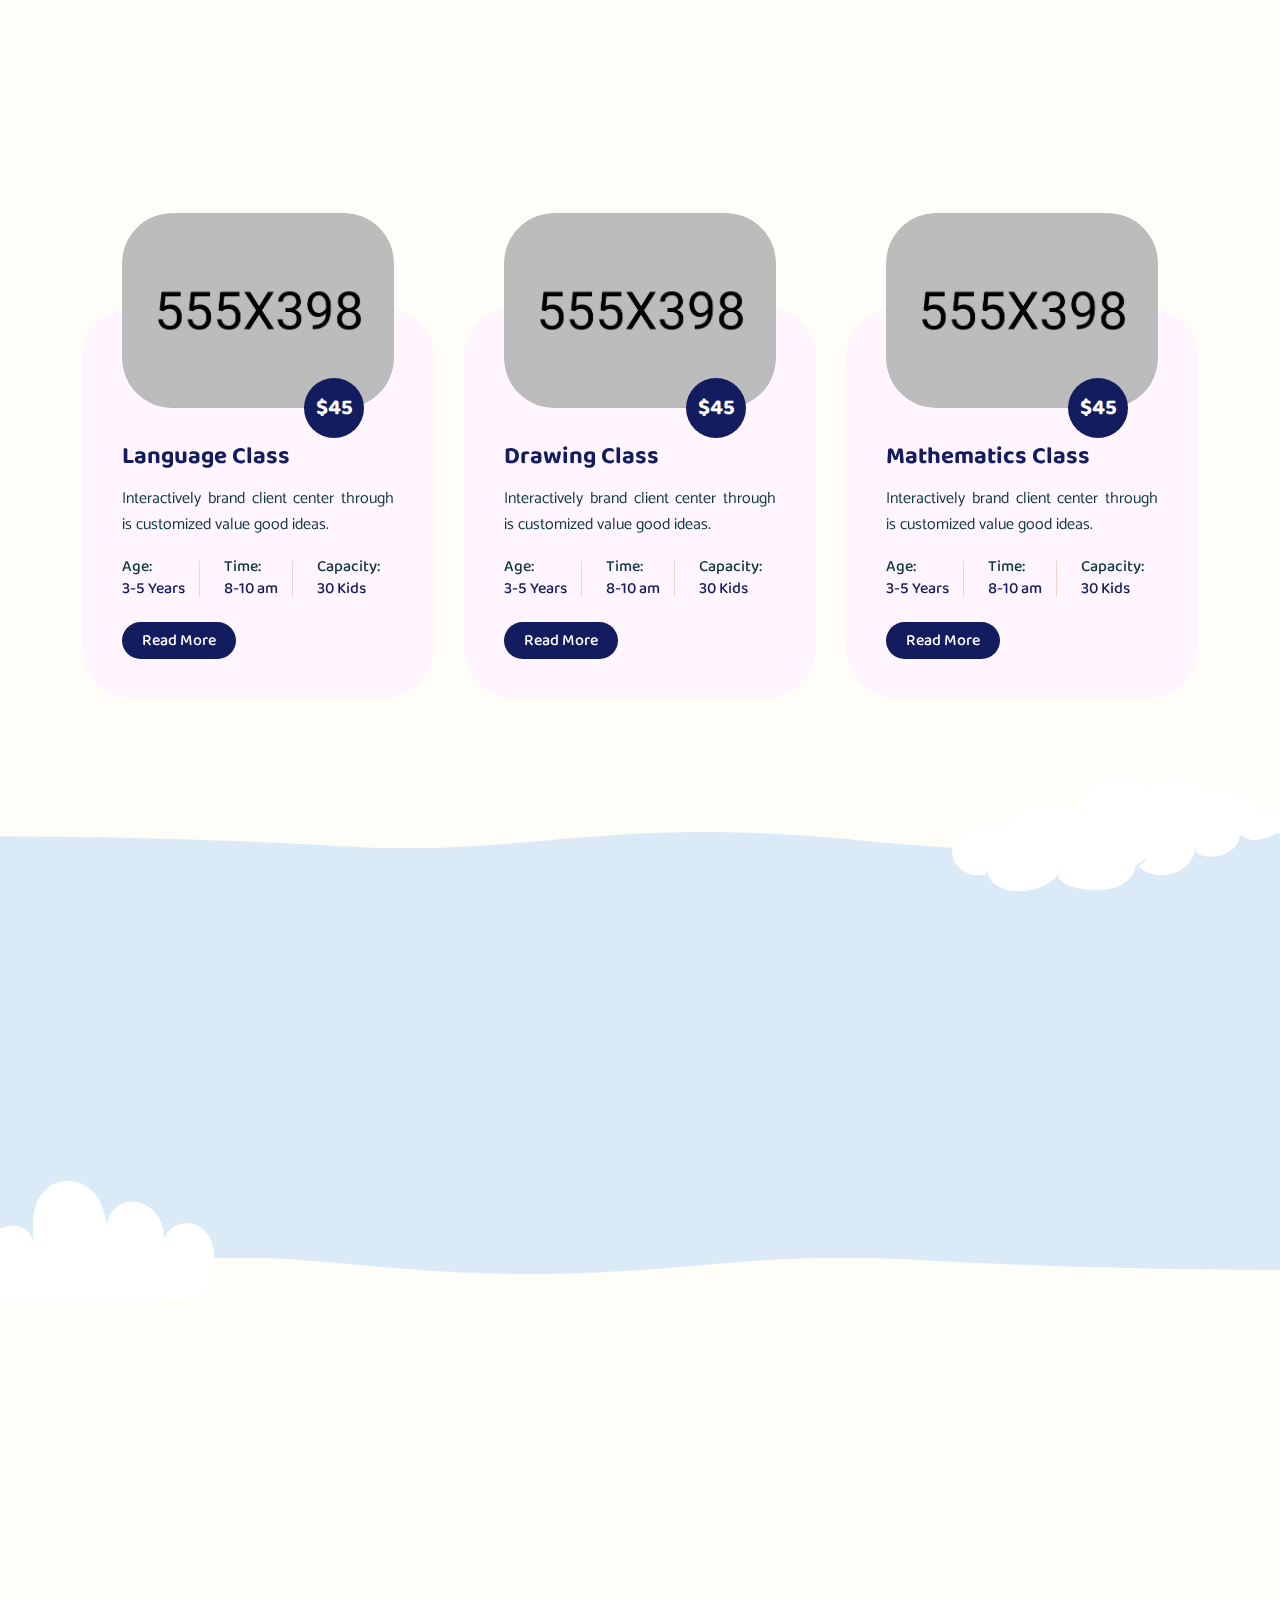
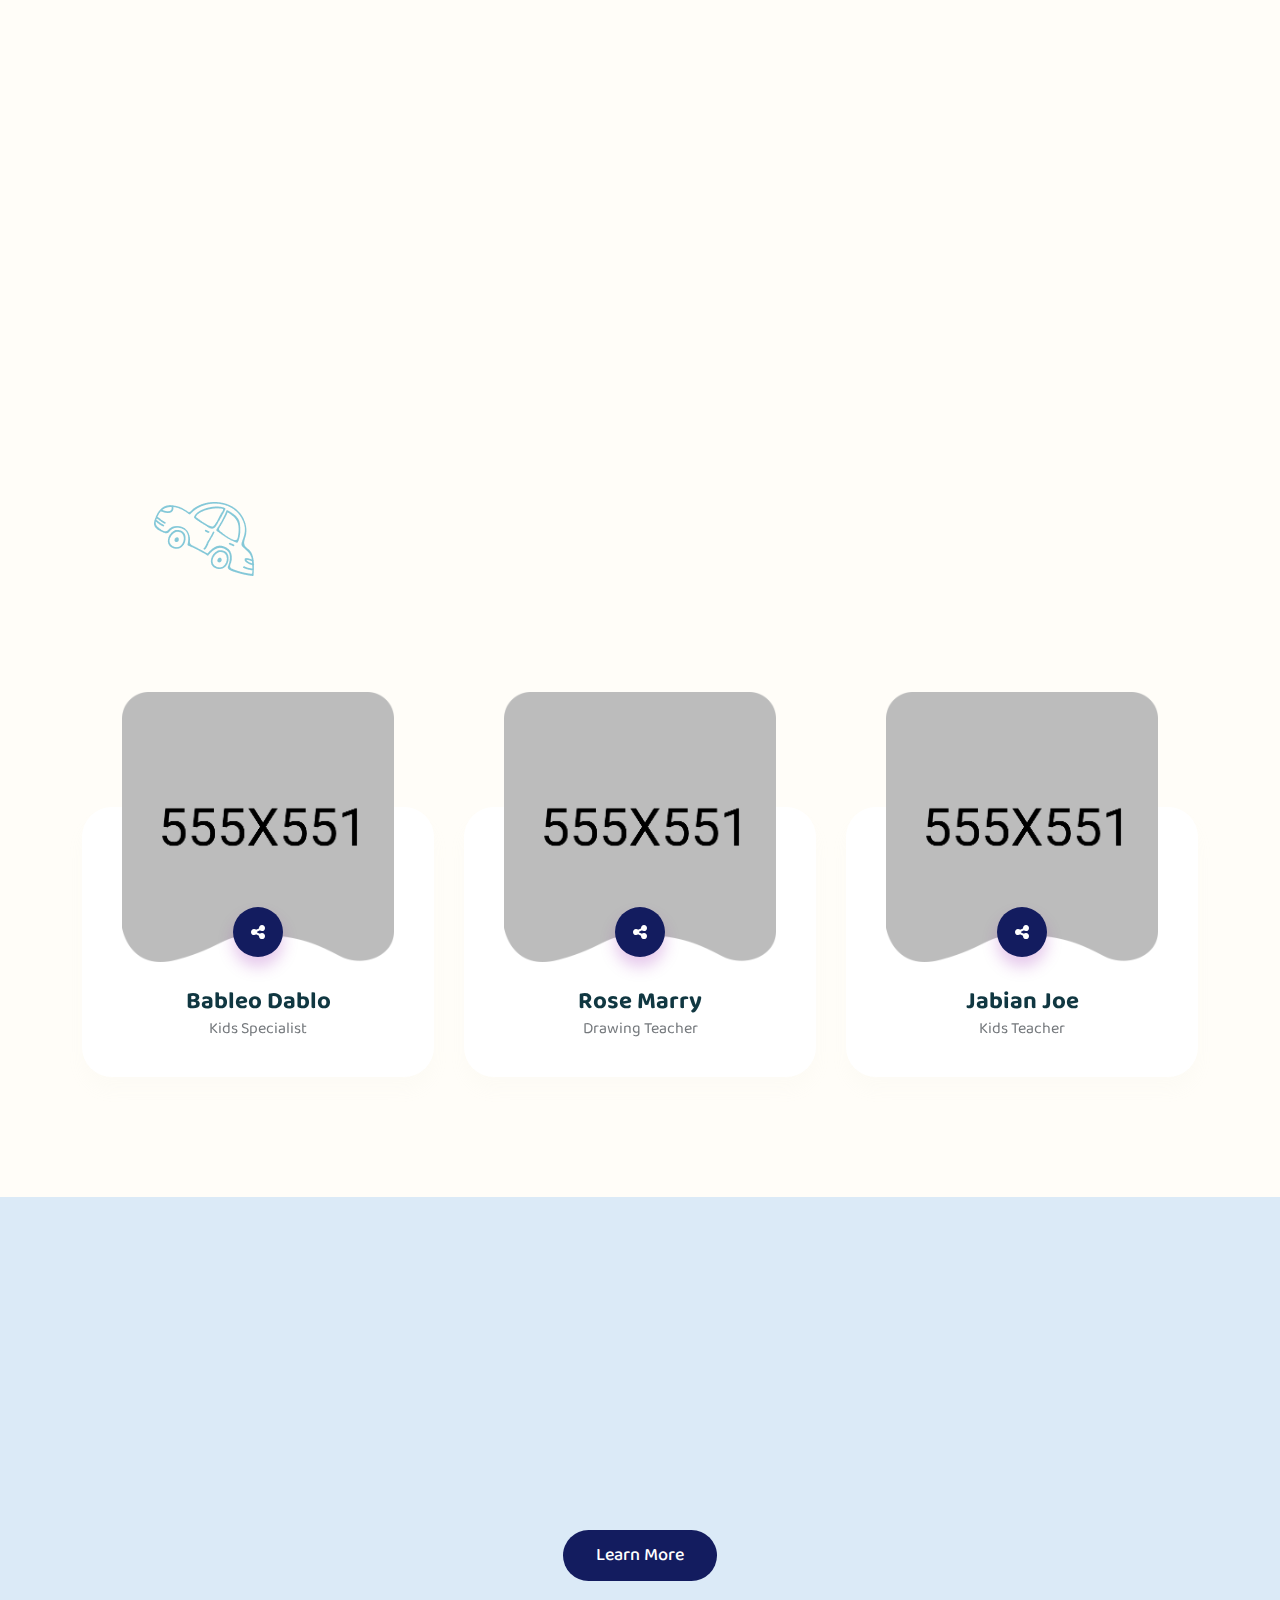
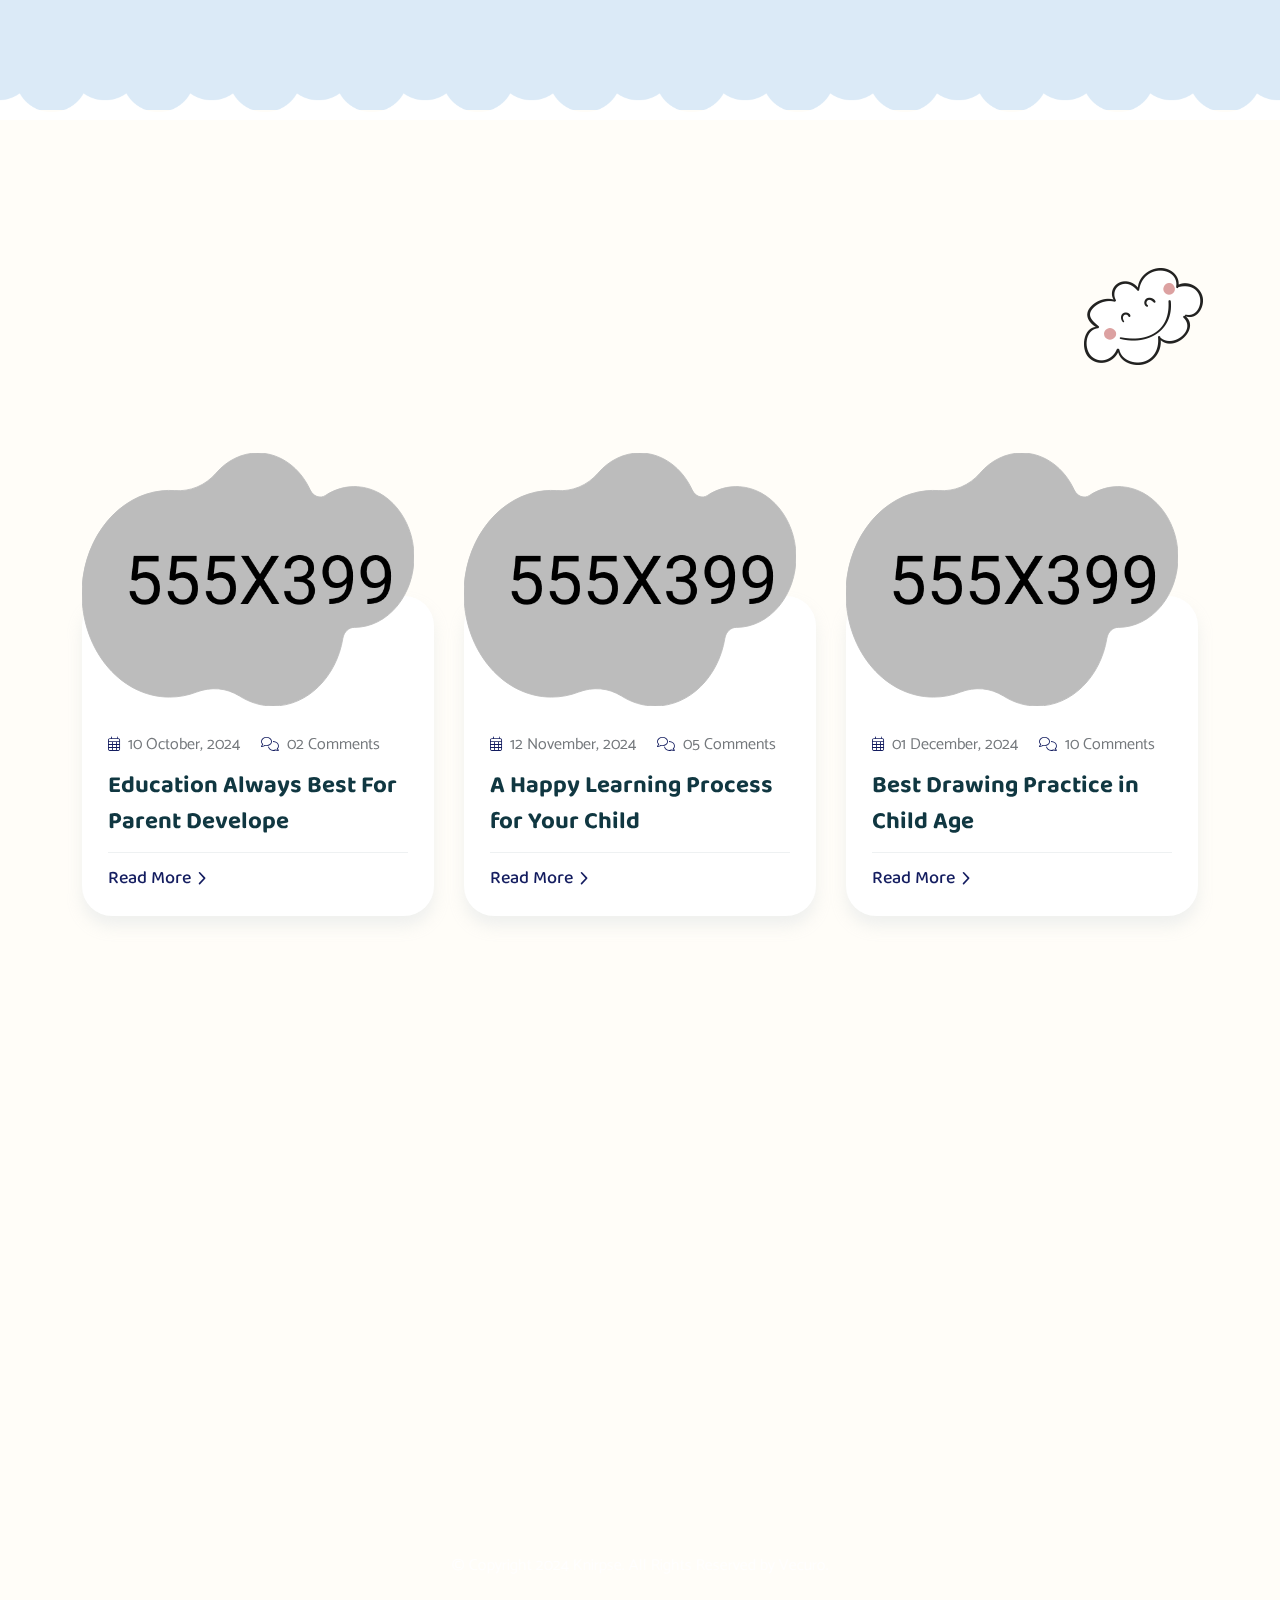
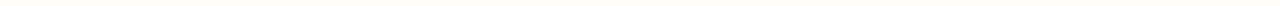
<file: index6.html>
<!doctype html>
<html class="no-js" lang="zxx">

<head>
    <meta charset="utf-8">
    <meta http-equiv="x-ua-compatible" content="ie=edge">
    <title>Knirpse - Kindergarten &amp; Baby Care Template</title>
    <meta name="author" content="vecuro_themes">
    <meta name="description" content="Knirpse - Kindergarten & Baby Care Template">
    <meta name="keywords" content="Knirpse - Kindergarten & Baby Care Template" >
    <meta name="robots" content="INDEX,FOLLOW">

    <!-- Mobile Specific Metas -->
    <meta name="viewport" content="width=device-width, initial-scale=1, shrink-to-fit=no">

    <!-- Favicons - Place favicon.ico in the root directory -->
    <link rel="shortcut icon" href="assets/img/favicon.ico" type="image/x-icon">
    <link rel="icon" href="assets/img/favicon.ico" type="image/x-icon">

    <!--==============================
	    All CSS File
	============================== -->
    <!-- Google Fonts-->
    <link href="https://fonts.googleapis.com/css2?family=Baloo+2:wght@400;500;600;700;800&family=Catamaran:wght@100;200;300;400;500;600;700;800;900&display=swap" rel="stylesheet">
    <!-- Bootstrap -->
    <link rel="stylesheet" href="assets/css/bootstrap.min.css">
    <!-- Fontawesome Icon -->
    <link rel="stylesheet" href="assets/css/fontawesome.min.css">
    <!-- Magnific Popup -->
    <link rel="stylesheet" href="assets/css/magnific-popup.min.css">
    <!-- Slick Slider -->
    <link rel="stylesheet" href="assets/css/slick.min.css">
    <!-- Theme Custom CSS -->
    <link rel="stylesheet" href="assets/css/style.css">

</head>

<body>


    <!--[if lte IE 9]>
    	<p class="browserupgrade">You are using an <strong>outdated</strong> browser. Please <a href="https://browsehappy.com/">upgrade your browser</a> to improve your experience and security.</p>
    <![endif]-->

    <!--************* Code Start From Here ************* -->

    <!--========== Preloader =========-->
    <div class="preloader">
        <button class="vs-btn wave-btn preloaderCls">Cancel Preloader </button>
        <div class="preloader-inner">
            <svg id="preloader" xmlns="http://www.w3.org/2000/svg" width="128" height="128" viewBox="0 0 128 128">
                <path id="Path_1" data-name="Path 1" d="M64,0,40.08,21.9a10.98,10.98,0,0,0-5.05,8.75C34.37,44.85,64,60.63,64,60.63Z" fill="#ffb118" />
                <path id="Path_2" data-name="Path 2" d="M128,64,106.12,40.1a10.97,10.97,0,0,0-8.75-5.05C83.17,34.4,67.4,64,67.4,64Z" fill="#80c141" />
                <path id="Path_3" data-name="Path 3" d="M63.7,69.73a110.97,110.97,0,0,1-5.04-20.54c-1.16-8.7.68-14.17.68-14.17H97.37s-4.3-.86-14.47,10.1C79.84,48.42,63.7,69.7,63.7,69.7Z" fill="#cadc28" />
                <path id="Path_4" data-name="Path 4" d="M64,128l23.9-21.88a10.97,10.97,0,0,0,5.05-8.75C93.6,83.17,64,67.4,64,67.4Z" fill="#cf171f" />
                <path id="Path_5" data-name="Path 5" d="M58.27,63.7a110.97,110.97,0,0,1,20.54-5.04c8.7-1.16,14.17.68,14.17.68V97.37s.86-4.3-10.1-14.47C79.58,79.84,58.3,63.7,58.3,63.7Z" fill="#ec1b21" />
                <path id="Path_6" data-name="Path 6" d="M0,64,21.88,87.9a10.97,10.97,0,0,0,8.75,5.05C44.83,93.6,60.6,64,60.6,64Z" fill="#018ed5" />
                <path id="Path_7" data-name="Path 7" d="M64.3,58.27a110.97,110.97,0,0,1,5.04,20.54c1.16,8.7-.68,14.17-.68,14.17H30.63s4.3.86,14.47-10.1c3.06-3.3,19.2-24.58,19.2-24.58Z" fill="#00bbf2" />
                <path id="Path_8" data-name="Path 8" d="M69.73,64.34a111.023,111.023,0,0,1-20.55,5.05c-8.7,1.14-14.15-.7-14.15-.7V30.65s-.86,4.3,10.1,14.5c3.3,3.05,24.6,19.2,24.6,19.2Z" fill="#f8f400" />
                <circle id="Ellipse_1" data-name="Ellipse 1" cx="2.03" cy="2.03" r="2.03" transform="translate(61.97 61.97)" />
            </svg>
        </div>
    </div>

    <div class="popup-search-box d-none d-lg-block  ">
        <button class="searchClose border-theme text-theme"><i class="fal fa-times"></i></button>
        <form action="#">
            <input type="text" class="border-theme" placeholder="What are you looking for">
            <button type="submit"><i class="fal fa-search"></i></button>
        </form>
    </div>

    <!-- Side menu start -->
    <div class="sidemenu-wrapper">
        <div class="sidemenu-content">
            <button class="closeButton sideMenuCls"><i class="far fa-times"></i></button>
            <div class="widget footer-widget">
                <div class="vs-widget-about">
                    <div class="about-logo">
                        <a href="index.html">
                            <img src="assets/img/logo.svg" alt="Knirpse">
                        </a>
                    </div>
                    <p class="about-text">Eiusmod tempor incididunt ut labore et dolore magna aliqua. Quis ipsum ultrice gravida isus commodo viverra.</p>
                    <div class="multi-social">
                        <a href="#"><i class="fab fa-facebook-f"></i></a>
                        <a href="#"><i class="fab fa-twitter"></i></a>
                        <a href="#"><i class="fab fa-pinterest-p"></i></a>
                        <a href="#"><i class="fab fa-linkedin-in"></i></a>
                    </div>
                </div>
            </div>

            <div class="widget footer-widget">
                <h3 class="widget_title">Contact Us</h3>
                <div class="vs-widget-contact">
                    <p class="footer-info"><i class="fas fa-map-marker-alt"></i>256 Lonely Street Ave, Brooklyn CA, United State</p>
                    <p class="footer-info"><i class="fas fa-envelope"></i><a href="mailto:info@Knirpseteam.com">info@Knirpseteam.com</a></p>
                    <p class="footer-info"><i class="fas fa-phone-alt"></i><a href="tel:+25631562156236">+256 (3156) 2156 236</a></p>
                </div>
            </div>

            <div class="widget footer-widget">
                <h4 class="widget_title">News Feed</h4>
                <div class="recent-post-wrap">
                    <div class="recent-post">
                        <div class="media-img">
                            <a href="blog-details.html"><img src="assets/img/blog/blog-thumb-1.jpg" alt="Blog Image"></a>
                        </div>
                        <div class="media-body">
                            <div class="recent-post-meta"><a href="blog.html"><i class="fal fa-calendar-alt"></i> 25th March, 2024</a></div>
                            <h4 class="post-title"><a href="blog-details.html">User’s Pepare Using Story Guide Yes</a></h4>
                        </div>
                    </div>
                    <div class="recent-post">
                        <div class="media-img">
                            <a href="blog-details.html"><img src="assets/img/blog/blog-thumb-2.jpg" alt="Blog Image"></a>
                        </div>
                        <div class="media-body">
                            <div class="recent-post-meta"><a href="blog.html"><i class="fal fa-calendar-alt"></i> 25th March, 2024</a></div>
                            <h4 class="post-title"><a href="blog-details.html">How to prepare child for examination</a></h4>
                        </div>
                    </div>
                </div>
            </div>
        </div>
    </div>
    <!-- Side menu end -->
    
    <!--vs-mobile-menu start-->
    <div class="vs-menu-wrapper">
        <div class="vs-menu-area">
            <button class="vs-menu-toggle"><i class="fal fa-times"></i></button>
            <div class="mobile-logo">
                <a href="index.html"><img src="assets/img/logo.svg" alt="logo"></a>
            </div>
            <div class="vs-mobile-menu">
                <ul>
                    <li class="menu-item-has-children">
                        <a href="index.html">Home</a>
                        <ul class="sub-menu">
                            <li><a href="index.html">Home One</a></li>
                            <li><a href="index-2.html">Home Two</a></li>
                            <li><a href="index-3.html">Home Three</a></li>
                            <li><a href="index-4.html">Home Four</a></li>
                            <li><a href="index-5.html">Home Five</a></li>
                        </ul>
                    </li>
                    <li class="menu-item-has-children">
                        <a href="#">Classes</a>
                        <ul class="sub-menu">
                            <li><a href="classes.html">Classes</a></li>
                            <li><a href="class-details.html">Class Details</a></li>
                        </ul>
                    </li>
                    <li><a href="about.html">About</a></li>
                    <li class="menu-item-has-children">
                        <a href="#">Pages</a>
                        <ul class="sub-menu">
                            <li><a href="event.html">Event</a></li>
                            <li><a href="event-details.html">Event Details</a></li>
                            <li><a href="gallery.html">Gallery</a></li>
                            <li><a href="team-details.html">Team Details</a></li>
                            <li><a href="service.html">Services</a></li>
                            <li><a href="service-details.html">Services Details</a></li>
                            <li><a href="shop.html">Shop</a></li>
                            <li><a href="shop-with-sidebar.html">Shop Sidebar</a></li>
                            <li><a href="shop-details.html">Shop Details</a></li>
                            <li><a href="cart.html">Shopping Cart</a></li>
                            <li><a href="checkout.html">Checkout</a></li>
                            <li><a href="wishlist.html">Wishlist</a></li>
                            <li><a href="error.html">Error Page</a></li>
                        </ul>
                    </li>
                    <li class="menu-item-has-children">
                        <a href="#">Blog</a>
                        <ul class="sub-menu">
                            <li><a href="blog.html">Blog</a></li>
                            <li><a href="blog-details.html">Blog Details</a></li>
                        </ul>
                    </li>
                    <li>
                        <a href="contact.html">Contact</a>
                    </li>
                </ul>
            </div><!-- Menu Will Append With Javascript -->
        </div>
    </div>
    <!--vs-mobile-menu end-->

    <!--======== Header ========-->
    <header class="vs-header">
        <!--header-top-wrapper start-->
        <div class="header-top-area d-none d-lg-block">
            <div class="container">
                <div class="row align-items-center justify-content-between">
                    <div class="col-auto">
                        <div class="header-links">
                            <ul>
                                <li><i class="fal fa-clock"></i>9:30 am - 6:30 pm - Mon - Sun</li>
                                <li><i class="fal fa-phone"></i><a href="tel:+25625921589">+256 259 21589</a></li>
                                <li><i class="fal fa-map-marker-alt"></i>Hilton Street, New York 215 US</li>
                            </ul>
                        </div>
                    </div>
                    <div class="col-auto">
                        <div class="header-social">
                            <ul>
                                <li><a href="#"><i class="fab fa-facebook-f"></i></a></li>
                                <li><a href="#"><i class="fab fa-twitter"></i></a></li>
                                <li><a href="#"><i class="fab fa-instagram"></i></a></li>
                                <li><a href="#"><i class="fab fa-linkedin-in"></i></a></li>
                                <li><a href="#"><i class="fab fa-skype"></i></a></li>
                            </ul>
                        </div>
                    </div>
                </div>
            </div>
        </div>
        <!--header-top-wrapper end-->
        <!--vs-main-menu-wrapper start-->
        <div class="sticky-wrapper">
            <div class="sticky-active">
                <div class="header-menu-area">
                    <div class="container position-relative">
                        <div class="row gx-20 align-items-center justify-content-between">
                            <div class="col-auto">
                                <div class="header-logo">
                                    <a href="index.html">
                                        <img src="assets/img/logo.svg" alt="logo">
                                    </a>
                                </div>
                            </div>
                            <div class="col-auto">
                                <nav class="main-menu menu-style1 d-none d-lg-inline-block">
                                    <ul>
                                        <li class="menu-item-has-children">
                                            <a href="index.html">Home</a>
                                            <ul class="sub-menu">
                                                <li><a href="index.html">Home One</a></li>
                                                <li><a href="index-2.html">Home Two</a></li>
                                                <li><a href="index-3.html">Home Three</a></li>
                                                <li><a href="index-4.html">Home Four</a></li>
                                                <li><a href="index-5.html">Home Five</a></li>
                                            </ul>
                                        </li>
                                        <li class="menu-item-has-children">
                                            <a href="#">Classes</a>
                                            <ul class="sub-menu">
                                                <li><a href="classes.html">Classes</a></li>
                                                <li><a href="class-details.html">Class Details</a></li>
                                            </ul>
                                        </li>
                                        <li><a href="about.html">About</a></li>
                                        <li class="menu-item-has-children">
                                            <a href="#">Pages</a>
                                            <ul class="sub-menu">
                                                <li class="menu-item-has-children">
                                                    <a href="shop.html">Shop</a>
                                                    <ul class="sub-menu">
                                                        <li><a href="shop.html">Shop</a></li>
                                                        <li><a href="shop-with-sidebar.html">Shop Sidebar</a></li>
                                                        <li><a href="shop-details.html">Shop Details</a></li>
                                                        <li><a href="cart.html">Shopping Cart</a></li>
                                                        <li><a href="checkout.html">Checkout</a></li>
                                                        <li><a href="wishlist.html">Wishlist</a></li>
                                                    </ul>
                                                </li>
                                                <li><a href="event.html">Event</a></li>
                                                <li><a href="event-details.html">Event Details</a></li>
                                                <li><a href="gallery.html">Gallery</a></li>
                                                <li><a href="team-details.html">Team Details</a></li>
                                                <li><a href="service.html">Services</a></li>
                                                <li><a href="service-details.html">Services Details</a></li>
                                                <li><a href="error.html">Error Page</a></li>
                                            </ul>
                                        </li>
                                        <li class="menu-item-has-children">
                                            <a href="#">Blog</a>
                                            <ul class="sub-menu">
                                                <li><a href="blog.html">Blog</a></li>
                                                <li><a href="blog-details.html">Blog Details</a></li>
                                            </ul>
                                        </li>
                                        <li>
                                            <a href="contact.html">Contact</a>
                                        </li>
                                    </ul>
                                </nav>
                                <button type="button" class="vs-menu-toggle d-block d-lg-none"><i class="far fa-bars"></i> Menu</button>
                            </div>
                            <div class="col-auto d-none d-xl-block">
                                <div class="header-button">
                                    <a href="contact.html" class="vs-btn wave-btn">Book a visit</a>
                                    <button type="button" class="searchBoxToggler icon-btn"><i class="far fa-search"></i></button>
                                    <button type="button" class="sideMenuToggler icon-btn"><i class="fal fa-bars"></i></button>
                                </div>
                            </div>
                        </div>
                    </div>
                </div>
            </div>
        </div>
        <!--vs-main-menu-wrapper end-->
    </header>
    <!--======== / Header ========-->

    <!--======== Hero Section ========-->
    <section class="vs-hero-wrapper position-relative">
        <div class="section-before">
            <img src="assets/img/shape/header-after.png" alt="shape">
        </div>
        <div class="section-after d-none d-md-block">
            <img src="assets/img/shape/hero-after.png" alt="shape">
        </div>
        <div class="hero-slider1 vs-carousel" data-slide-show="1" data-md-slide-show="1" data-fade="true">
            <!-- Single Slide -->
            <div class="vs-hero-inner">
                <div class="vs-hero-bg" data-bg-src="assets/img/bg/hero1-1.jpg"></div>
                <div class="hero-content" data-bg-src="assets/img/shape/hcontent-bg.png">
                    <img class="con-before" data-ani="slideinleft" data-ani-delay="0.2s" src="assets/img/shape/hero-con-before.png" alt="shape">
                    <img class="con-after" data-ani="slideinright" data-ani-delay="0.2s" src="assets/img/shape/hero-con-after.png" alt="shape">
                    <img class="car" data-ani="slidetopleft" data-ani-delay="0.4s" src="assets/img/icon/car.png" alt="icon">
                    <div class="hero-text" data-ani="slideinup" data-ani-delay="0s">
                        <span>Learn</span>
                        <i class="fas fa-circle"></i>
                        <span>Play</span>
                    </div>
                    <h1 class="hero-title text-title mb-30" data-ani="slideinup" data-ani-delay="0.2s">A lifetime of <span class="focus text-theme">ChildCare</span> start with us!</h1>
                    <a href="contact.html" class="vs-btn wave-btn" data-ani="slideinup" data-ani-delay="0.4s">Book a visit</a>
                </div>
            </div>

            <!-- Single Slide -->
            <div class="vs-hero-inner">
                <div class="vs-hero-bg" data-bg-src="assets/img/bg/hero1-2.jpg"></div>
                <div class="hero-content" data-bg-src="assets/img/shape/hcontent-bg.png">
                    <img class="con-before" data-ani="slideinleft" data-ani-delay="0.2s" src="assets/img/shape/hero-con-before.png" alt="shape">
                    <img class="con-after" data-ani="slideinright" data-ani-delay="0.2s" src="assets/img/shape/hero-con-after.png" alt="shape">
                    <img class="car" data-ani="slidetopleft" data-ani-delay="0.4s" src="assets/img/icon/car.png" alt="icon">
                    <div class="hero-text" data-ani="slideinup" data-ani-delay="0s">
                        <span>Child</span>
                        <i class="fas fa-circle"></i>
                        <span>Play</span>
                    </div>
                    <h1 class="hero-title text-title mb-30" data-ani="slideinup" data-ani-delay="0.2s">We Care of <span class="focus text-theme">Children</span> start with us!</h1>
                    <a href="contact.html" class="vs-btn wave-btn" data-ani="slideinup" data-ani-delay="0.4s">Book a visit</a>
                </div>
            </div>
            <!-- Single Slide -->
            <div class="vs-hero-inner">
                <div class="vs-hero-bg" data-bg-src="assets/img/bg/hero1-3.jpg"></div>
                <div class="hero-content" data-bg-src="assets/img/shape/hcontent-bg.png">
                    <img class="con-before" data-ani="slideinleft" data-ani-delay="0.2s" src="assets/img/shape/hero-con-before.png" alt="shape">
                    <img class="con-after" data-ani="slideinright" data-ani-delay="0.2s" src="assets/img/shape/hero-con-after.png" alt="shape">
                    <img class="car" data-ani="slidetopleft" data-ani-delay="0.4s" src="assets/img/icon/car.png" alt="icon">
                    <div class="hero-text" data-ani="slideinup" data-ani-delay="0s">
                        <span>Learn</span>
                        <i class="fas fa-circle"></i>
                        <span>Care</span>
                    </div>
                    <h1 class="hero-title text-title mb-30" data-ani="slideinup" data-ani-delay="0.2s">We Help to <span class="focus text-theme">Grow Up</span> Your Children</h1>
                    <a href="contact.html" class="vs-btn wave-btn" data-ani="slideinup" data-ani-delay="0.4s">Book a visit</a>
                </div>
            </div>
        </div>
    </section>
    <!--======== / Hero Section ========-->

    <!--======== Service Section ========-->
    <section class="service-section space">
        <div class="container">
            <div class="row text-center justify-content-center wow fadeInUp" data-wow-delay="0.1s">
                <div class="col-xl-6 col-lg-7 col-md-8 col-sm-9">
                    <div class="title-area">
                        <span class="sub-title">Service We Provide</span>
                        <h2 class="sec-title">Providing Good Qualities For Your Loving Kids</h2>
                    </div>
                </div>
            </div>
            <div class="row gy-30">
                <!-- Single item -->
                <div class="col-lg-3 col-md-6 service-card wow fadeInUp" data-wow-delay="0.1s">
                    <div class="service-card-inner">
                        <div class="sr-icon">
                            <img src="assets/img/icon/service-1.png" alt="icon">
                        </div>
                        <h2 class="sr-title h4"><a href="service-details.html">Bus Service</a></h2>
                        <p class="sr-text">ubiquitous models rather than parallel initiatives. Seamlessly reinvent success.</p>
                    </div>
                </div>
                <!-- Single item -->
                <div class="col-lg-3 col-md-6 service-card wow fadeInUp" data-wow-delay="0.1s">
                    <div class="service-card-inner">
                        <div class="sr-icon">
                            <img src="assets/img/icon/service-2.png" alt="icon">
                        </div>
                        <h2 class="sr-title h4"><a href="service-details.html">Sports Training</a></h2>
                        <p class="sr-text">ubiquitous models rather than parallel initiatives. Seamlessly reinvent success.</p>
                    </div>
                </div>
                <!-- Single item -->
                <div class="col-lg-3 col-md-6 service-card wow fadeInUp" data-wow-delay="0.1s">
                    <div class="service-card-inner">
                        <div class="sr-icon">
                            <img src="assets/img/icon/service-3.png" alt="icon">
                        </div>
                        <h2 class="sr-title h4"><a href="service-details.html">Music Training</a></h2>
                        <p class="sr-text">ubiquitous models rather than parallel initiatives. Seamlessly reinvent success.</p>
                    </div>
                </div>
                <!-- Single item -->
                <div class="col-lg-3 col-md-6 service-card wow fadeInUp" data-wow-delay="0.1s">
                    <div class="service-card-inner">
                        <div class="sr-icon">
                            <img src="assets/img/icon/service-4.png" alt="icon">
                        </div>
                        <h2 class="sr-title h4"><a href="service-details.html">Best Teachers</a></h2>
                        <p class="sr-text">ubiquitous models rather than parallel initiatives. Seamlessly reinvent success.</p>
                    </div>
                </div>
            </div>
        </div>
        <div class="shape-mockup z-index-3 d-none d-xl-block" data-top="-4%" data-left="4%"><img src="assets/img/shape/service-line.png" alt="shapes"></div>
        <div class="shape-mockup shapePulse z-index-negative d-none d-xl-block" data-top="27%" data-left="9%"><img src="assets/img/icon/lolypop.png" alt="shapes"></div>
        <div class="shape-mockup shapePulse rotate z-index-negative" data-top="19%" data-right="21%"><img src="assets/img/icon/star-sm.png" alt="shapes"></div>
        <div class="shape-mockup shapePulse rotate z-index-negative" data-bottom="20%" data-right="10%"><img src="assets/img/icon/star.png" alt="shapes"></div>
    </section>
    <!--======== / Service Section ========-->

    <!--======== About Section ========-->
    <section class="about-section bg-smoke space">
        <div class="container">
            <div class="row flex-column-reverse flex-lg-row align-items-center gy-30">
                <div class="col-lg-5 wow fadeInUp" data-wow-delay="0.1s">
                    <div class="text-center text-lg-start">
                        <span class="sub-title">More About Us</span>
                        <h2 class="sec-title big-title">Special Care For Your Children</h2>
                        <p class="fs-md mb-30">Formulate innovative web-readiness and installed base ideas. Distinctively integrate high-payoff paradigms without next generation systems disseminate holistic e-services through customer directed expertise.</p>
                        <a href="about.html" class="vs-btn wave-btn style-1">Learn More</a>
                    </div>
                </div>
                <div class="col-lg-7">
                    <div class="shape-slider-area">
                        <button data-slick-prev="#sliderOne" class="simple-arrow arrow-left"><i class="far fa-chevron-left"></i></button>
                        <button data-slick-next="#sliderOne" class="simple-arrow arrow-right"><i class="far fa-chevron-right"></i></button>
                        <div class="shape-slider vs-carousel" id="sliderOne" data-slide-show="1" data-md-slide-show="1">
                            <div class="slide-item">
                                <img class="line-1" data-ani="slideinup" data-ani-delay=".2s" src="assets/img/shape/line-1.png" alt="shape">
                                <img class="line-2" data-ani="slideinup" data-ani-delay=".5s" src="assets/img/shape/line-2.png" alt="shape">
                                <img src="assets/img/shape/shape-slide-1.png" alt="shape">
                            </div>
                            <div class="slide-item">
                                <img class="line-1" data-ani="slideinup" data-ani-delay=".2s" src="assets/img/shape/line-1.png" alt="shape">
                                <img class="line-2" data-ani="slideinup" data-ani-delay=".5s" src="assets/img/shape/line-2.png" alt="shape">
                                <img src="assets/img/shape/shape-slide-2.png" alt="shape">
                            </div>
                            <div class="slide-item">
                                <img class="line-1" data-ani="slideinup" data-ani-delay=".2s" src="assets/img/shape/line-1.png" alt="shape">
                                <img class="line-2" data-ani="slideinup" data-ani-delay=".5s" src="assets/img/shape/line-2.png" alt="shape">
                                <img src="assets/img/shape/shape-slide-3.png" alt="shape">
                            </div>
                        </div>
                    </div>
                </div>
            </div>
        </div>
        <div class="shape-mockup shapePulse d-none d-lg-block rotate" data-bottom="22%" data-right="5%"><img src="assets/img/icon/star.png" alt="shapes"></div>
        <div class="shape-mockup shapePulse d-none d-hd-block" data-top="17%" data-left="6%"><img src="assets/img/icon/cap-plane.png" alt="shapes"></div>
        <div class="shape-mockup rotate d-none d-sm-block z-index-2" data-bottom="-7%" data-left="6%"><img src="assets/img/icon/busket-ball.png" alt="shapes"></div>
    </section>
    <!--======== / About Section ========-->

    <!--======== counter Section ========-->
    <div class="counter-section bg-smoke-blue space">
        <div class="container">
            <div class="row gy-20 justify-content-between">
                <!-- Single Item -->
                <div class="col-lg-auto col-sm-6 wow fadeInUp" data-wow-delay="0.1s">
                    <div class="counter-item text-center">
                        <div class="connter_icon"><i class="fa-light fa-chalkboard-user"></i></div>
                        <span class="counter-number">45</span>
                        <p class="counter-text h4">Qualified Teachers</p>
                    </div>
                </div>
                <!-- Single Item -->
                <div class="col-lg-auto col-sm-6 wow fadeInUp" data-wow-delay="0.1s">
                    <div class="counter-item text-center">
                        <div class="connter_icon"><i class="fa-light fa-award"></i></div>
                        <span class="counter-number">20</span>
                        <p class="counter-text h4">Years Of Experience</p>
                    </div>
                </div>
                <!-- Single Item -->
                <div class="col-lg-auto col-sm-6 wow fadeInUp" data-wow-delay="0.1s">
                    <div class="counter-item text-center">
                        <div class="connter_icon"><i class="fa-light fa-user-group-crown"></i></div>
                        <span class="counter-number">565</span>
                        <p class="counter-text h4">Students Enrolled</p>
                    </div>
                </div>
                <!-- Single Item -->
                <div class="col-lg-auto col-sm-6 wow fadeInUp" data-wow-delay="0.1s">
                    <div class="counter-item text-center">
                        <div class="connter_icon"><i class="fal fa-trophy-alt"></i></div>
                        <span class="counter-number">15</span>
                        <p class="counter-text h4">Total Award</p>
                    </div>
                </div>
            </div>
        </div>
        <div class="section-after style-2"><img src="assets/img/shape/main-shape-after.png" alt="shape"></div>
    </div>
    <!--======== / counter Section ========-->

    <!--======== Classes Section ========-->
    <section class="classes-section space">
        <div class="container">
            <div class="row text-center justify-content-center wow fadeInUp" data-wow-delay="0.1s">
                <div class="col-xl-6 col-lg-7 col-md-8 col-sm-9">
                    <div class="title-area">
                        <span class="sub-title">On Going Classes</span>
                        <h2 class="sec-title">Take The Classes & Start Learning From Today</h2>
                    </div>
                </div>
            </div>
            <div class="row vs-carousel" data-slide-show="3" data-arrows="true">
                <!-- Single Class -->
                <div class="col-lg-4 col-md-6 wow fadeInUp" data-wow-delay="0.1s">
                    <div class="class-card">
                        <div class="class-img">
                            <a href="class-details.html"><img src="assets/img/class/class-1.jpg" alt="class"></a>
                            <span class="class-fee">$45</span>
                        </div>
                        <div class="class-content">
                            <h2 class="class-title h4"><a href="class-details.html">Language Class</a></h2>
                            <p class="class-text">Interactively brand client center through is customized value good ideas.</p>
                            <ul class="class-info">
                                <li>
                                    <p>Age:</p>
                                    <span>3-5 Years</span>
                                </li>
                                <li>
                                    <p>Time:</p>
                                    <span>8-10 am</span>
                                </li>
                                <li>
                                    <p>Capacity:</p>
                                    <span>30 Kids</span>
                                </li>
                            </ul>
                            <a href="class-details.html" class="vs-btn style-1">Read More</a>
                        </div>
                    </div>
                </div>
                <!-- Single Class -->
                <div class="col-lg-4 col-md-6 wow fadeInUp" data-wow-delay="0.1s">
                    <div class="class-card">
                        <div class="class-img">
                            <a href="class-details.html"><img src="assets/img/class/class-2.jpg" alt="class"></a>
                            <span class="class-fee">$45</span>
                        </div>
                        <div class="class-content">
                            <h2 class="class-title h4"><a href="class-details.html">Drawing Class</a></h2>
                            <p class="class-text">Interactively brand client center through is customized value good ideas.</p>
                            <ul class="class-info">
                                <li>
                                    <p>Age:</p>
                                    <span>3-5 Years</span>
                                </li>
                                <li>
                                    <p>Time:</p>
                                    <span>8-10 am</span>
                                </li>
                                <li>
                                    <p>Capacity:</p>
                                    <span>30 Kids</span>
                                </li>
                            </ul>
                            <a href="class-details.html" class="vs-btn style-1">Read More</a>
                        </div>
                    </div>
                </div>
                <!-- Single Class -->
                <div class="col-lg-4 col-md-6 wow fadeInUp" data-wow-delay="0.1s">
                    <div class="class-card">
                        <div class="class-img">
                            <a href="class-details.html"><img src="assets/img/class/class-3.jpg" alt="class"></a>
                            <span class="class-fee">$45</span>
                        </div>
                        <div class="class-content">
                            <h2 class="class-title h4"><a href="class-details.html">Mathematics Class</a></h2>
                            <p class="class-text">Interactively brand client center through is customized value good ideas.</p>
                            <ul class="class-info">
                                <li>
                                    <p>Age:</p>
                                    <span>3-5 Years</span>
                                </li>
                                <li>
                                    <p>Time:</p>
                                    <span>8-10 am</span>
                                </li>
                                <li>
                                    <p>Capacity:</p>
                                    <span>30 Kids</span>
                                </li>
                            </ul>
                            <a href="class-details.html" class="vs-btn style-1">Read More</a>
                        </div>
                    </div>
                </div>
                <!-- Single Class -->
                <div class="col-lg-4 col-md-6 wow fadeInUp" data-wow-delay="0.1s">
                    <div class="class-card">
                        <div class="class-img">
                            <a href="class-details.html"><img src="assets/img/class/class-4.jpg" alt="class"></a>
                            <span class="class-fee">$45</span>
                        </div>
                        <div class="class-content">
                            <h2 class="class-title h4"><a href="class-details.html">Practical Class</a></h2>
                            <p class="class-text">Interactively brand client center through is customized value good ideas.</p>
                            <ul class="class-info">
                                <li>
                                    <p>Age:</p>
                                    <span>3-5 Years</span>
                                </li>
                                <li>
                                    <p>Time:</p>
                                    <span>8-10 am</span>
                                </li>
                                <li>
                                    <p>Capacity:</p>
                                    <span>30 Kids</span>
                                </li>
                            </ul>
                            <a href="class-details.html" class="vs-btn style-1">Read More</a>
                        </div>
                    </div>
                </div>
            </div>
        </div>
        <div class="shape-mockup shapePulse d-none d-xl-block" data-top="15%" data-left="7%"><img src="assets/img/icon/dog.png" alt="shapes"></div>
        <div class="shape-mockup rotate d-none d-hd-block" data-bottom="17%" data-left="7%"><img src="assets/img/icon/curve-line.png" alt="shapes"></div>
        <div class="shape-mockup rotate z-index-negative" data-top="32%" data-right="9%"><img src="assets/img/icon/star-3.png" alt="shapes"></div>
        <div class="shape-mockup shapePulse d-none d-hd-block" data-bottom="16%" data-right="9%"><img src="assets/img/icon/triangle.png" alt="shapes"></div>
    </section>
    <!--======== / Classes Section ========-->

    <!--======== Process Section ========-->
    <section class="process-section bg-smoke-blue space-extra">
        <div class="container">
            <div class="row gx-150 gy-30 justify-content-center">
                <!-- Single Item -->
                <div class="col-lg-4 col-md-6 wow fadeInUp" data-wow-delay="0.1s">
                    <div class="process-card">
                        <span class="process-number">01</span>
                        <img class="process-direction" src="assets/img/icon/arrow-curve.png" alt="direction">
                        <div class="process-head">
                            <div class="process-icon">
                                <img src="assets/img/icon/process-1.png" alt="icon">
                            </div>
                            <h4 class="process-title">Expert Instructor</h4>
                        </div>
                        <p class="process-text">ipsum dolor sit amet, consectetur adipiscing elit, sed do eiusmod tempor incididunt</p>
                    </div>
                </div>
                <!-- Single Item -->
                <div class="col-lg-4 col-md-6 wow fadeInUp" data-wow-delay="0.1s">
                    <div class="process-card">
                        <span class="process-number">02</span>
                        <img class="process-direction" src="assets/img/icon/arrow-curve.png" alt="direction">
                        <div class="process-head">
                            <div class="process-icon">
                                <img src="assets/img/icon/process-2.png" alt="icon">
                            </div>
                            <h4 class="process-title">Known Everything</h4>
                        </div>
                        <p class="process-text">ipsum dolor sit amet, consectetur adipiscing elit, sed do eiusmod tempor incididunt</p>
                    </div>
                </div>
                <!-- Single Item -->
                <div class="col-lg-4 col-md-6 wow fadeInUp" data-wow-delay="0.1s">
                    <div class="process-card">
                        <span class="process-number">03</span>
                        <div class="process-head">
                            <div class="process-icon">
                                <img src="assets/img/icon/process-3.png" alt="icon">
                            </div>
                            <h4 class="process-title">Well Children</h4>
                        </div>
                        <p class="process-text">ipsum dolor sit amet, consectetur adipiscing elit, sed do eiusmod tempor incididunt</p>
                    </div>
                </div>
            </div>
        </div>
        <div class="shape-before"><img src="assets/img/shape/before-shape-2.png" alt="shape"></div>
        <div class="shape-after"><img src="assets/img/shape/after-shape-2.png" alt="shape"></div>
        <div class="shape-mockup z-index-3 d-none d-lg-block" data-top="-18%" data-right="0%"><img src="assets/img/shape/cloud-1.png" alt="shapes"></div>
        <div class="shape-mockup z-index-3 d-none d-lg-block" data-bottom="-11%" data-left="0%"><img src="assets/img/shape/cloud-2.png" alt="shapes"></div>

        <div class="shape-mockup shapePulse d-none d-hd-block" data-top="34%" data-left="6%"><img src="assets/img/icon/butterfly-3.png" alt="shapes"></div>
        <div class="shape-mockup shapePulse d-none d-hd-block" data-top="50%" data-right="6%"><img src="assets/img/icon/rocket.png" alt="shapes"></div>
    </section>
    <!--======== / Process Section ========-->

    <!--======== Appointment Section ========-->
    <section class="appointment-section space-bottom space-top-shape-plus">
        <div class="container">
            <div class="row gx-60 gy-30 flex-column-reverse flex-lg-row align-items-center">
                <div class="col-lg-7 wow fadeInLeft" data-wow-delay="0.1s">
                    <form action="mail.php" method="POST" class="appointment-form ajax-contact">
                        <div class="row gx-20">
                            <div class="form-group col-sm-6">
                                <input type="text" class="form-control" name="parent-name" id="gurdian-name" placeholder="Gurdian Name">
                            </div>
                            <div class="form-group col-sm-6">
                                <input type="number" class="form-control" name="number" id="number" placeholder="Phone No">
                            </div>
                            <div class="form-group col-12">
                                <input type="email" class="form-control" name="email" id="email" placeholder="Your Email">
                            </div>
                            <div class="form-group col-sm-6">
                                <input type="text" class="form-control" name="child-name" id="child-name" placeholder="Child Name">
                            </div>
                            <div class="form-group col-sm-6">
                                <input type="number" class="form-control" name="child-age" id="child-age" placeholder="Age of Child">
                            </div>
                            <div class="form-group col-12">
                                <textarea class="form-control" name="message" id="message" placeholder="Message"></textarea>
                            </div>
                            <div class="col-12">
                                <button type="submit" class="vs-btn wave-btn">Submit</button>
                            </div>
                        </div>
                        <p class="form-messages mb-0 mt-3"></p>
                    </form>
                </div>
                <div class="col-lg-5 wow fadeInRight" data-wow-delay="0.1s">
                    <div class="text-center text-lg-start">
                        <span class="sub-title">Make Appointment</span>
                        <h2 class="sec-title big-title">Join Our Fun with Cutie Kids</h2>
                        <p class="fs-md mb-30">Formulate innovative web-readiness and installed base ideas. Distinctively integrate high-payoff paradigms without next generation systems disseminate holistic e-services through customer directed expertise.</p>
                        <a href="about.html" class="vs-btn wave-btn style-1">Learn More</a>
                    </div>
                </div>
            </div>
        </div>
        <div class="shape-mockup z-index-3 d-none d-hd-block" data-bottom="-8%" data-right="0%"><img src="assets/img/shape/rainbow-star.png" alt="shapes"></div>

        <div class="shape-mockup moving d-none d-hd-block" data-top="22%" data-left="7%"><img src="assets/img/icon/note.png" alt="shapes"></div>
        <div class="shape-mockup shapePulse d-none d-hd-block" data-bottom="20%" data-left="7%"><img src="assets/img/icon/bird.png" alt="shapes"></div>
    </section>
    <!--======== / Appointment Section ========-->

    <!--======== Team Section ========-->
    <section class="team-section bg-smoke space-top space-extra-bottom">
        <div class="container">
            <div class="row text-center justify-content-center wow fadeInUp" data-wow-delay="0.1s">
                <div class="col-xl-6 col-lg-7 col-md-8 col-sm-9">
                    <div class="title-area">
                        <span class="sub-title">Our Expert Staff</span>
                        <h2 class="sec-title">Most Dedicated Staff For Your Child</h2>
                    </div>
                </div>
            </div>
            <div class="row  vs-carousel" data-slide-show="3" data-lg-slide-show="2" data-arrows="true">
                <!-- Single Team -->
                <div class="col-lg-4 col-md-6 wow fadeInUp" data-wow-delay="0.1s">
                    <div class="team-card">
                        <div class="team-img" data-mask-src="assets/img/team/t-mask.png">
                            <img src="assets/img/team/t-1.jpg" alt="team">
                            <div class="team-content">
                                <p class="team-text">Assertively repurpose orthogonal architectures through just in time manufactured products.</p>
                                <div class="multi-social">
                                    <a href="#"><i class="fab fa-facebook-f"></i></a>
                                    <a href="#"><i class="fab fa-twitter"></i></a>
                                    <a href="#"><i class="fab fa-pinterest-p"></i></a>
                                    <a href="#"><i class="fab fa-linkedin-in"></i></a>
                                </div>
                            </div>
                        </div>
                        <button class="icon-btn expand-btn"><i class="fas fa-share-alt"></i></button>
                        <div class="team-info">
                            <h4 class="team-title"><a href="team-details.html">Bableo Dablo</a></h4>
                            <span class="team-desig">Kids Specialist</span>
                        </div>
                    </div>
                </div>
                <!-- Single Team -->
                <div class="col-lg-4 col-md-6 wow fadeInUp" data-wow-delay="0.1s">
                    <div class="team-card">
                        <div class="team-img" data-mask-src="assets/img/team/t-mask.png">
                            <img src="assets/img/team/t-2.jpg" alt="team">
                            <div class="team-content">
                                <p class="team-text">Assertively repurpose orthogonal architectures through just in time manufactured products.</p>
                                <div class="multi-social">
                                    <a href="#"><i class="fab fa-facebook-f"></i></a>
                                    <a href="#"><i class="fab fa-twitter"></i></a>
                                    <a href="#"><i class="fab fa-pinterest-p"></i></a>
                                    <a href="#"><i class="fab fa-linkedin-in"></i></a>
                                </div>
                            </div>
                        </div>
                        <button class="icon-btn expand-btn"><i class="fas fa-share-alt"></i></button>
                        <div class="team-info">
                            <h4 class="team-title"><a href="team-details.html">Rose Marry</a></h4>
                            <span class="team-desig">Drawing Teacher</span>
                        </div>
                    </div>
                </div>
                <!-- Single Team -->
                <div class="col-lg-4 col-md-6 wow fadeInUp" data-wow-delay="0.1s">
                    <div class="team-card">
                        <div class="team-img" data-mask-src="assets/img/team/t-mask.png">
                            <img src="assets/img/team/t-3.jpg" alt="team">
                            <div class="team-content">
                                <p class="team-text">Assertively repurpose orthogonal architectures through just in time manufactured products.</p>
                                <div class="multi-social">
                                    <a href="#"><i class="fab fa-facebook-f"></i></a>
                                    <a href="#"><i class="fab fa-twitter"></i></a>
                                    <a href="#"><i class="fab fa-pinterest-p"></i></a>
                                    <a href="#"><i class="fab fa-linkedin-in"></i></a>
                                </div>
                            </div>
                        </div>
                        <button class="icon-btn expand-btn"><i class="fas fa-share-alt"></i></button>
                        <div class="team-info">
                            <h4 class="team-title"><a href="team-details.html">Jabian Joe</a></h4>
                            <span class="team-desig">Kids Teacher</span>
                        </div>
                    </div>
                </div>
                <!-- Single Team -->
                <div class="col-lg-4 col-md-6 wow fadeInUp" data-wow-delay="0.1s">
                    <div class="team-card">
                        <div class="team-img" data-mask-src="assets/img/team/t-mask.png">
                            <img src="assets/img/team/t-4.jpg" alt="team">
                            <div class="team-content">
                                <p class="team-text">Assertively repurpose orthogonal architectures through just in time manufactured products.</p>
                                <div class="multi-social">
                                    <a href="#"><i class="fab fa-facebook-f"></i></a>
                                    <a href="#"><i class="fab fa-twitter"></i></a>
                                    <a href="#"><i class="fab fa-pinterest-p"></i></a>
                                    <a href="#"><i class="fab fa-linkedin-in"></i></a>
                                </div>
                            </div>
                        </div>
                        <button class="icon-btn expand-btn"><i class="fas fa-share-alt"></i></button>
                        <div class="team-info">
                            <h4 class="team-title"><a href="team-details.html">Sonia Khan</a></h4>
                            <span class="team-desig">Kids Specialist</span>
                        </div>
                    </div>
                </div>
            </div>

        </div>
        <div class="shape-mockup movingX d-none d-sm-block" data-top="18%" data-left="12%"><img src="assets/img/icon/car-2.png" alt="shapes"></div>
        <div class="shape-mockup shapePulse d-none d-hd-block" data-bottom="20%" data-left="5%"><img src="assets/img/icon/sun.png" alt="shapes"></div>
        <div class="shape-mockup moving d-none d-hd-block" data-bottom="10%" data-right="4%"><img src="assets/img/icon/math-1.png" alt="shapes"></div>
    </section>
    <!--======== / Team Section ========-->

    <!--======== CTA Section ========-->
    <section class="cta-section bg-smoke-blue space">
        <div class="container text-center">
            <div class="title-area mb-35 wow fadeInUp" data-wow-delay="0.1s">
                <span class="sub-title">Join Our New Session</span>
                <h2 class="sec-title">Call To Enroll Your Child <br> <a class="text-inherit" href="tel:+25621582222">256 2158 2222</a></h2>
            </div>
            <a href="about.html" class="vs-btn wave-btn">Learn More</a>
        </div>
        <div class="section-after style-2"><img src="assets/img/shape/main-shape-after.png" alt="shape"></div>
        <div class="shape-mockup d-none d-hd-block" data-top="0%" data-left="0%"><img src="assets/img/icon/rainbow-cloud.png" alt="shapes"></div>
        <div class="shape-mockup shapePulse d-none d-hd-block" data-top="40%" data-right="14%"><img src="assets/img/icon/butterfly-4.png" alt="shapes"></div>
    </section>
    <!--======== / CTA Section ========-->

    <!--======== Blog Section ========-->
    <section class="blog-section space-top space-extra-bottom">
        <div class="container">
            <div class="row text-center justify-content-center wow fadeInUp" data-wow-delay="0.1s">
                <div class="col-xl-6 col-lg-7 col-md-8 col-sm-9">
                    <div class="title-area">
                        <span class="sub-title">Latest News Posts</span>
                        <h2 class="sec-title">Get Know Our Weekly Update News</h2>
                    </div>
                </div>
            </div>
            <div class="row vs-carousel" data-slide-show="3" data-arrows="true">
                <!-- Single blog -->
                <div class="col-lg-4 col-md-6 wow fadeInUp" data-wow-delay="0.1s">
                    <div class="vs-blog blog-card">
                        <div class="blog-img">
                            <a href="blog-details.html">
                                <img src="assets/img/blog/blog-1.jpg" alt="blog">
                            </a>
                        </div>
                        <div class="blog-content">
                            <div class="blog-meta">
                                <a href="blog-details.html"><i class="fal fa-calendar-alt"></i>10 October, 2024</a>
                                <a href="blog-details.html"><i class="fal fa-comments"></i>02 Comments</a>
                            </div>
                            <h4 class="blog-title"><a href="blog-details.html">Education Always Best For Parent Develope</a></h4>
                            <a href="blog-details.html" class="link-btn">Read More <i class="far fa-angle-right"></i></a>
                        </div>
                    </div>
                </div>
                <!-- Single blog -->
                <div class="col-lg-4 col-md-6 wow fadeInUp" data-wow-delay="0.1s">
                    <div class="vs-blog blog-card">
                        <div class="blog-img">
                            <a href="blog-details.html">
                                <img src="assets/img/blog/blog-2.jpg" alt="blog">
                            </a>
                        </div>
                        <div class="blog-content">
                            <div class="blog-meta">
                                <a href="blog-details.html"><i class="fal fa-calendar-alt"></i>12 November, 2024</a>
                                <a href="blog-details.html"><i class="fal fa-comments"></i>05 Comments</a>
                            </div>
                            <h4 class="blog-title"><a href="blog-details.html">A Happy Learning Process for Your Child</a></h4>
                            <a href="blog-details.html" class="link-btn">Read More <i class="far fa-angle-right"></i></a>
                        </div>
                    </div>
                </div>
                <!-- Single blog -->
                <div class="col-lg-4 col-md-6 wow fadeInUp" data-wow-delay="0.1s">
                    <div class="vs-blog blog-card">
                        <div class="blog-img">
                            <a href="blog-details.html">
                                <img src="assets/img/blog/blog-3.jpg" alt="blog">
                            </a>
                        </div>
                        <div class="blog-content">
                            <div class="blog-meta">
                                <a href="blog-details.html"><i class="fal fa-calendar-alt"></i>01 December, 2024</a>
                                <a href="blog-details.html"><i class="fal fa-comments"></i>10 Comments</a>
                            </div>
                            <h4 class="blog-title"><a href="blog-details.html">Best Drawing Practice in Child Age</a></h4>
                            <a href="blog-details.html" class="link-btn">Read More <i class="far fa-angle-right"></i></a>
                        </div>
                    </div>
                </div>
                <!-- Single blog -->
                <div class="col-lg-4 col-md-6 wow fadeInUp" data-wow-delay="0.1s">
                    <div class="vs-blog blog-card">
                        <div class="blog-img">
                            <a href="blog-details.html">
                                <img src="assets/img/blog/blog-4.jpg" alt="blog">
                            </a>
                        </div>
                        <div class="blog-content">
                            <div class="blog-meta">
                                <a href="blog-details.html"><i class="fal fa-calendar-alt"></i>03 October, 2024</a>
                                <a href="blog-details.html"><i class="fal fa-comments"></i>01 Comment</a>
                            </div>
                            <h4 class="blog-title"><a href="blog-details.html">We Provide Best Education For Your Child</a></h4>
                            <a href="blog-details.html" class="link-btn">Read More <i class="far fa-angle-right"></i></a>
                        </div>
                    </div>
                </div>
            </div>
        </div>
        <div class="shape-mockup shapePulse d-none d-md-block" data-top="22%" data-left="8%"><img src="assets/img/icon/apple.png" alt="shapes"></div>
        <div class="shape-mockup moving d-none d-hd-block" data-bottom="22%" data-left="4%"><img src="assets/img/icon/ruler.png" alt="shapes"></div>
        <div class="shape-mockup movingX d-none d-xl-block" data-top="17%" data-right="6%"><img src="assets/img/icon/cloud-3.png" alt="shapes"></div>
        <div class="shape-mockup rotate d-none d-hd-block" data-bottom="24%" data-right="6%"><img src="assets/img/icon/math-2.png" alt="shapes"></div>
    </section>
    <!--======== / Blog Section ========-->

    <!--==============================
	Footer Area
	==============================-->
    <footer class="footer-wrapper footer-layout3" data-bg-src="assets/img/bg/footer-4.jpg">
        <div class="widget-area">
            <div class="container">
                <div class="row justify-content-between">
                    <!-- About Widget-->
                    <div class="col-xl-auto col-md-6 wow fadeInUp" data-wow-delay="0.1s">
                        <div class="widget footer-widget">
                            <div class="vs-widget-about">
                                <div class="about-logo">
                                    <a href="index.html">
                                        <img src="assets/img/logo-white.svg" alt="Knirpse">
                                    </a>
                                </div>
                                <p class="about-text">Eiusmod tempor incididunt ut labore et dolore magna aliqua. Quis ipsum ultrice gravida isus commodo viverra.</p>
                                <div class="multi-social">
                                    <a href="#"><i class="fab fa-facebook-f"></i></a>
                                    <a href="#"><i class="fab fa-twitter"></i></a>
                                    <a href="#"><i class="fab fa-pinterest-p"></i></a>
                                    <a href="#"><i class="fab fa-linkedin-in"></i></a>
                                </div>
                            </div>
                        </div>
                    </div>
                    <!-- Footer Widget-->
                    <div class="col-xl-auto col-md-6 wow fadeInUp" data-wow-delay="0.1s">
                        <div class="widget footer-widget widget_nav_menu">
                            <h4 class="widget_title">Details Info</h4>
                            <ul class="menu">
                                <li><a href="classes.html">Online Class</a></li>
                                <li><a href="contact.html">Appointment</a></li>
                                <li><a href="about-us.html">About Us</a></li>
                                <li><a href="team.html">Our Team</a></li>
                                <li><a href="event.html">Upcoming Events</a></li>
                            </ul>
                        </div>
                    </div>
                    <!-- Footer Widget -->
                    <div class="col-xl-auto col-md-6 wow fadeInUp" data-wow-delay="0.1s">
                        <div class="widget footer-widget">
                            <h4 class="widget_title">News Feed</h4>
                            <div class="recent-post-wrap">
                                <div class="recent-post">
                                    <div class="media-img">
                                        <a href="blog-details.html"><img src="assets/img/blog/blog-thumb-1.jpg" alt="Blog Image"></a>
                                    </div>
                                    <div class="media-body">
                                        <div class="recent-post-meta"><a href="blog.html"><i class="fal fa-calendar-alt"></i> 25th March, 2024</a></div>
                                        <h4 class="post-title"><a href="blog-details.html">User’s Pepare Using Story Guide Yes</a></h4>
                                    </div>
                                </div>
                                <div class="recent-post">
                                    <div class="media-img">
                                        <a href="blog-details.html"><img src="assets/img/blog/blog-thumb-2.jpg" alt="Blog Image"></a>
                                    </div>
                                    <div class="media-body">
                                        <div class="recent-post-meta"><a href="blog.html"><i class="fal fa-calendar-alt"></i> 25th March, 2024</a></div>
                                        <h4 class="post-title"><a href="blog-details.html">How to prepare child for examination</a></h4>
                                    </div>
                                </div>
                            </div>
                        </div>
                    </div>
                    <!-- Footer Widget -->
                    <div class="col-xl-auto col-md-6 wow fadeInUp" data-wow-delay="0.1s">
                        <div class="widget footer-widget">
                            <h3 class="widget_title">Contact Us</h3>
                            <div class="vs-widget-contact">
                                <p class="footer-info"><i class="fas fa-map-marker-alt"></i>256 Lonely Street Ave, Brooklyn CA, United State</p>
                                <p class="footer-info"><i class="fas fa-envelope"></i><a href="mailto:info@Knirpseteam.com">info@Knirpseteam.com</a></p>
                                <p class="footer-info"><i class="fas fa-phone-alt"></i><a href="tel:+25631562156236">+256 (3156) 2156 236</a></p>
                            </div>
                        </div>
                    </div>
                </div>
            </div>
        </div>
        <div class="footer-copyright">
            <div class="container">

                <p class="copyright">&copy; Copyright 2024 Knirpse. All Rights Reserved by <a href="https://themeforest.net/user/vecuro_themes">Vecuro</a>.</p>
            </div>
        </div>
        <div class="shape-mockup movingX d-none d-hd-block" data-top="7%" data-left="5%"><img src="assets/img/icon/f-i-3-1.png" alt="shapes"></div>
        <div class="shape-mockup movingX-reverse d-none d-hd-block" data-top="62%" data-left="10%"><img src="assets/img/icon/f-i-3-2.png" alt="shapes"></div>
        <div class="shape-mockup rotate d-none d-hd-block" data-top="69%" data-left="32%"><img src="assets/img/icon/f-i-3-3.png" alt="shapes"></div>
        <div class="shape-mockup movingX d-none d-hd-block" data-top="3%" data-left="46%"><img src="assets/img/icon/f-i-3-4.png" alt="shapes"></div>
        <div class="shape-mockup movingX-reverse d-none d-hd-block" data-top="18%" data-right="3%"><img src="assets/img/icon/f-i-3-5.png" alt="shapes"></div>
        <div class="shape-mockup movingX d-none d-hd-block" data-top="62%" data-right="6%"><img src="assets/img/icon/f-i-3-6.png" alt="shapes"></div>
    </footer>


    <footer class="footer-wrapper footer-layout1 d-none" data-bg-src="assets/img/bg/footer-3.png">
        <div class="widget-area">
            <div class="container">
                <div class="row justify-content-between">
                    <!-- About Widget-->
                    <div class="col-xl-auto col-md-6 wow fadeInUp" data-wow-delay="0.1s">
                        <div class="widget footer-widget">
                            <div class="vs-widget-about">
                                <div class="about-logo">
                                    <a href="index.html">
                                        <img src="assets/img/logo.svg" alt="Knirpse">
                                    </a>
                                </div>
                                <p class="about-text">Eiusmod tempor incididunt ut labore et dolore magna aliqua. Quis ipsum ultrice gravida isus commodo viverra.</p>
                                <div class="multi-social">
                                    <a href="#"><i class="fab fa-facebook-f"></i></a>
                                    <a href="#"><i class="fab fa-twitter"></i></a>
                                    <a href="#"><i class="fab fa-pinterest-p"></i></a>
                                    <a href="#"><i class="fab fa-linkedin-in"></i></a>
                                </div>
                            </div>
                        </div>
                    </div>
                    <!-- Footer Widget-->
                    <div class="col-xl-auto col-md-6 wow fadeInUp" data-wow-delay="0.1s">
                        <div class="widget footer-widget widget_nav_menu">
                            <h4 class="widget_title">Details Info</h4>
                            <ul class="menu">
                                <li><a href="classes.html">Online Class</a></li>
                                <li><a href="contact.html">Appointment</a></li>
                                <li><a href="about-us.html">About Us</a></li>
                                <li><a href="team.html">Our Team</a></li>
                                <li><a href="event.html">Upcoming Events</a></li>
                            </ul>
                        </div>
                    </div>
                    <!-- Footer Widget -->
                    <div class="col-xl-auto col-md-6 wow fadeInUp" data-wow-delay="0.1s">
                        <div class="widget footer-widget">
                            <h4 class="widget_title">News Feed</h4>
                            <div class="recent-post-wrap">
                                <div class="recent-post">
                                    <div class="media-img">
                                        <a href="blog-details.html"><img src="assets/img/blog/blog-thumb-1.jpg" alt="Blog Image"></a>
                                    </div>
                                    <div class="media-body">
                                        <div class="recent-post-meta"><a href="blog.html"><i class="fal fa-calendar-alt"></i> 25th March, 2024</a></div>
                                        <h4 class="post-title"><a href="blog-details.html">User’s Pepare Using Story Guide Yes</a></h4>
                                    </div>
                                </div>
                                <div class="recent-post">
                                    <div class="media-img">
                                        <a href="blog-details.html"><img src="assets/img/blog/blog-thumb-2.jpg" alt="Blog Image"></a>
                                    </div>
                                    <div class="media-body">
                                        <div class="recent-post-meta"><a href="blog.html"><i class="fal fa-calendar-alt"></i> 25th March, 2024</a></div>
                                        <h4 class="post-title"><a href="blog-details.html">How to prepare child for examination</a></h4>
                                    </div>
                                </div>
                            </div>
                        </div>
                    </div>
                    <!-- Footer Widget -->
                    <div class="col-xl-auto col-md-6 wow fadeInUp" data-wow-delay="0.1s">
                        <div class="widget footer-widget">
                            <h3 class="widget_title">Contact Us</h3>
                            <div class="vs-widget-contact">
                                <p class="footer-info"><i class="fas fa-map-marker-alt"></i>256 Lonely Street Ave, Brooklyn CA, United State</p>
                                <p class="footer-info"><i class="fas fa-envelope"></i><a href="mailto:info@Knirpseteam.com">info@Knirpseteam.com</a></p>
                                <p class="footer-info"><i class="fas fa-phone-alt"></i><a href="tel:+25631562156236">+256 (3156) 2156 236</a></p>
                            </div>
                        </div>
                    </div>
                </div>
            </div>
        </div>
        <div class="shape-mockup movingX d-none d-hd-block" data-top="7%" data-left="5%"><img src="assets/img/icon/sun-3.png" alt="shapes"></div>
        <div class="shape-mockup movingX d-none d-hd-block" data-bottom="56%" data-left="33%"><img src="assets/img/icon/butterfly.png" alt="shapes"></div>
        <div class="shape-mockup moving d-none d-hd-block" data-top="49%" data-right="30%"><img src="assets/img/icon/butterfly-sm.png" alt="shapes"></div>
        <div class="footer-copyright">
            <div class="container">

                <p class="copyright">&copy; Copyright 2024 Knirpse. All Rights Reserved by <a href="https://themeforest.net/user/vecuro_themes">Vecuro</a>.</p>
            </div>
        </div>
    </footer>

    <!--********************************
			Code End  Here 
	******************************** -->


    <!-- Scroll To Top -->
    <a href="#" class="scrollToTop scroll-btn"><i class="far fa-arrow-up"></i></a>
    <!--==============================
        All Js File
    ============================== -->
    <!-- Jquery -->
    <script src="assets/js/jquery-3.5.0.min.js"></script>
    <!-- Slick Slider -->
    <script src="assets/js/slick.min.js"></script>
    <!-- Bootstrap -->
    <script src="assets/js/bootstrap.min.js"></script>
    <!-- Magnific Popup -->
    <script src="assets/js/jquery.magnific-popup.min.js"></script>
    <!-- Isotope Filter -->
    <script src="assets/js/imagesloaded.pkgd.min.js"></script>
    <script src="assets/js/isotope.pkgd.min.js"></script>
    <!-- Counter up  -->
    <script src="assets/js/jquery.counterup.min.js"></script>
    <!-- Parallax  -->
    <script src="assets/js/parallax.min.js"></script>
    <!-- Custom Carousel -->
    <script src="assets/js/vscustom-carousel.min.js"></script>
    <!-- Range Slider -->
    <script src="assets/js/jquery-ui.min.js"></script>
    <!-- WOW JS (Animation JS) -->
    <script src="assets/js/wow.min.js"></script>
    <!-- Form Js -->
    <script src="assets/js/ajax-mail.js"></script>
    <!-- Main Js File -->
    <script src="assets/js/main.js"></script>

</body>

</html>
</file>
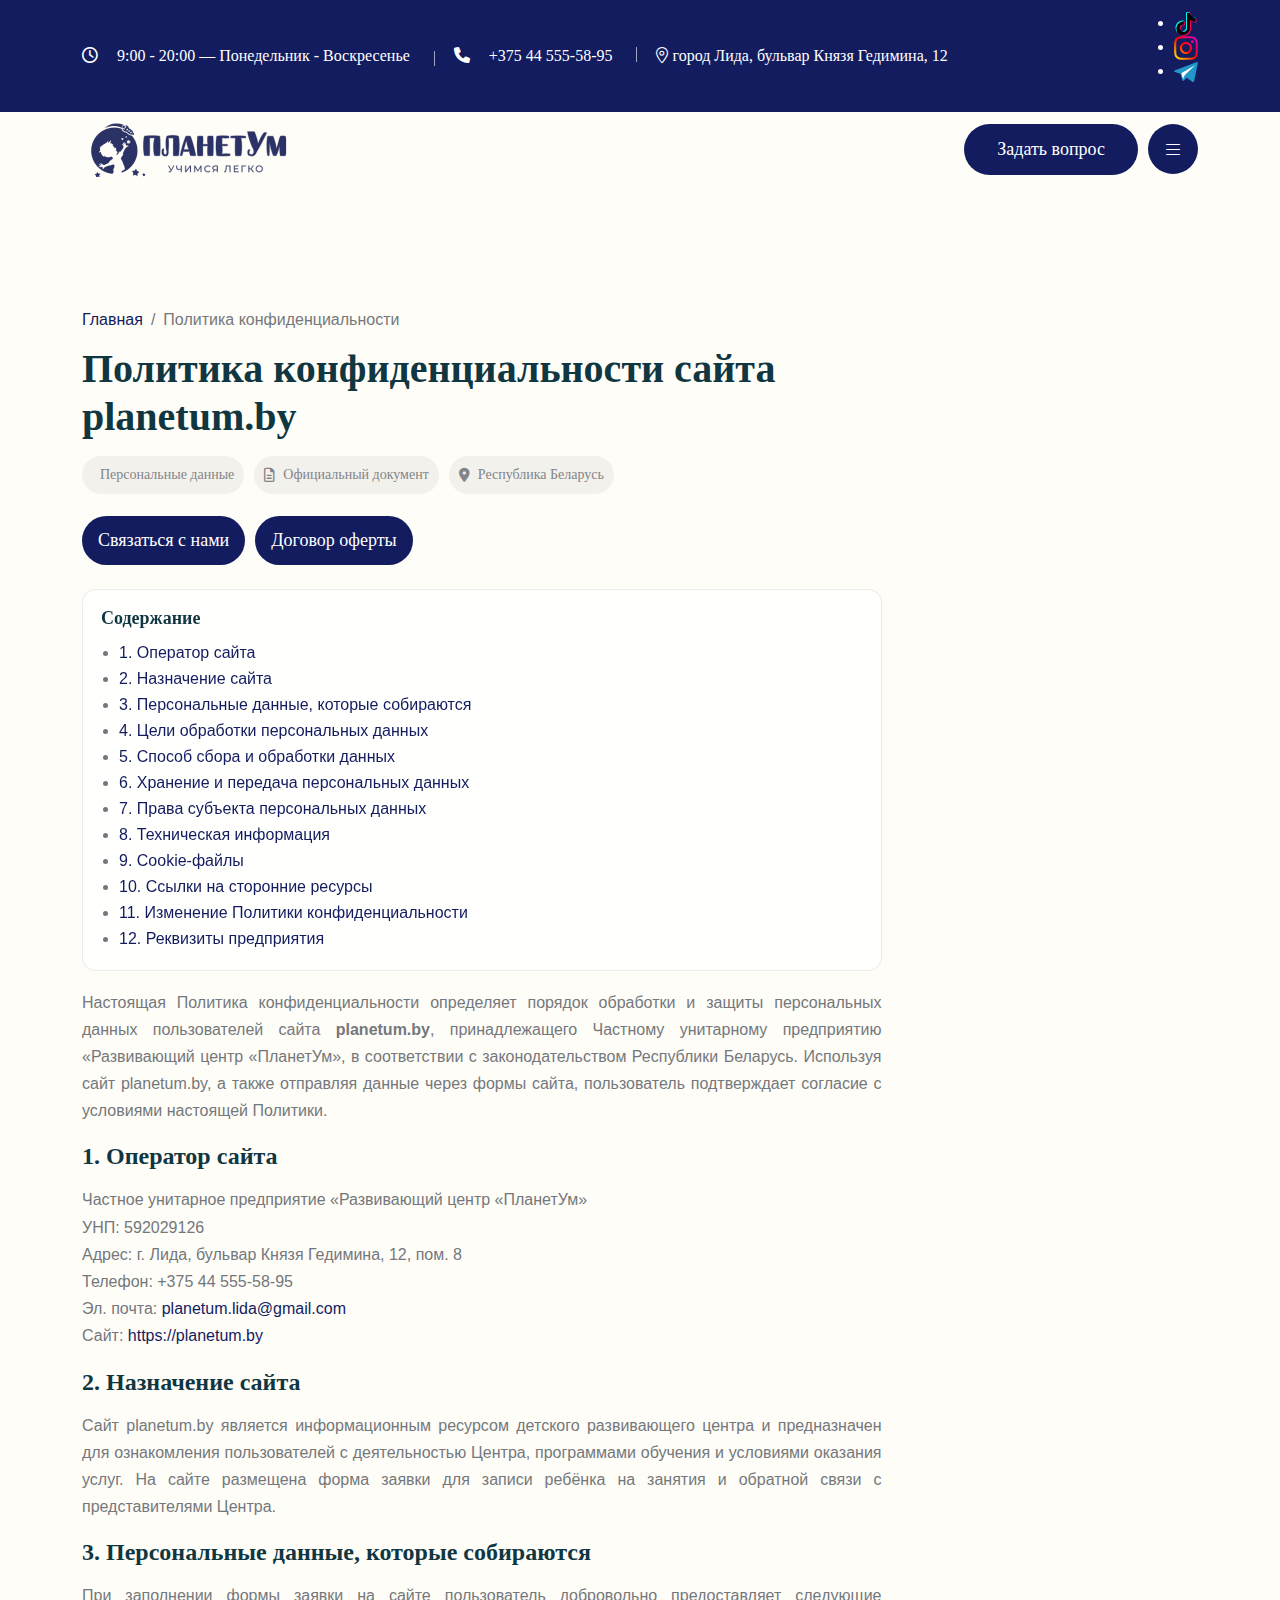
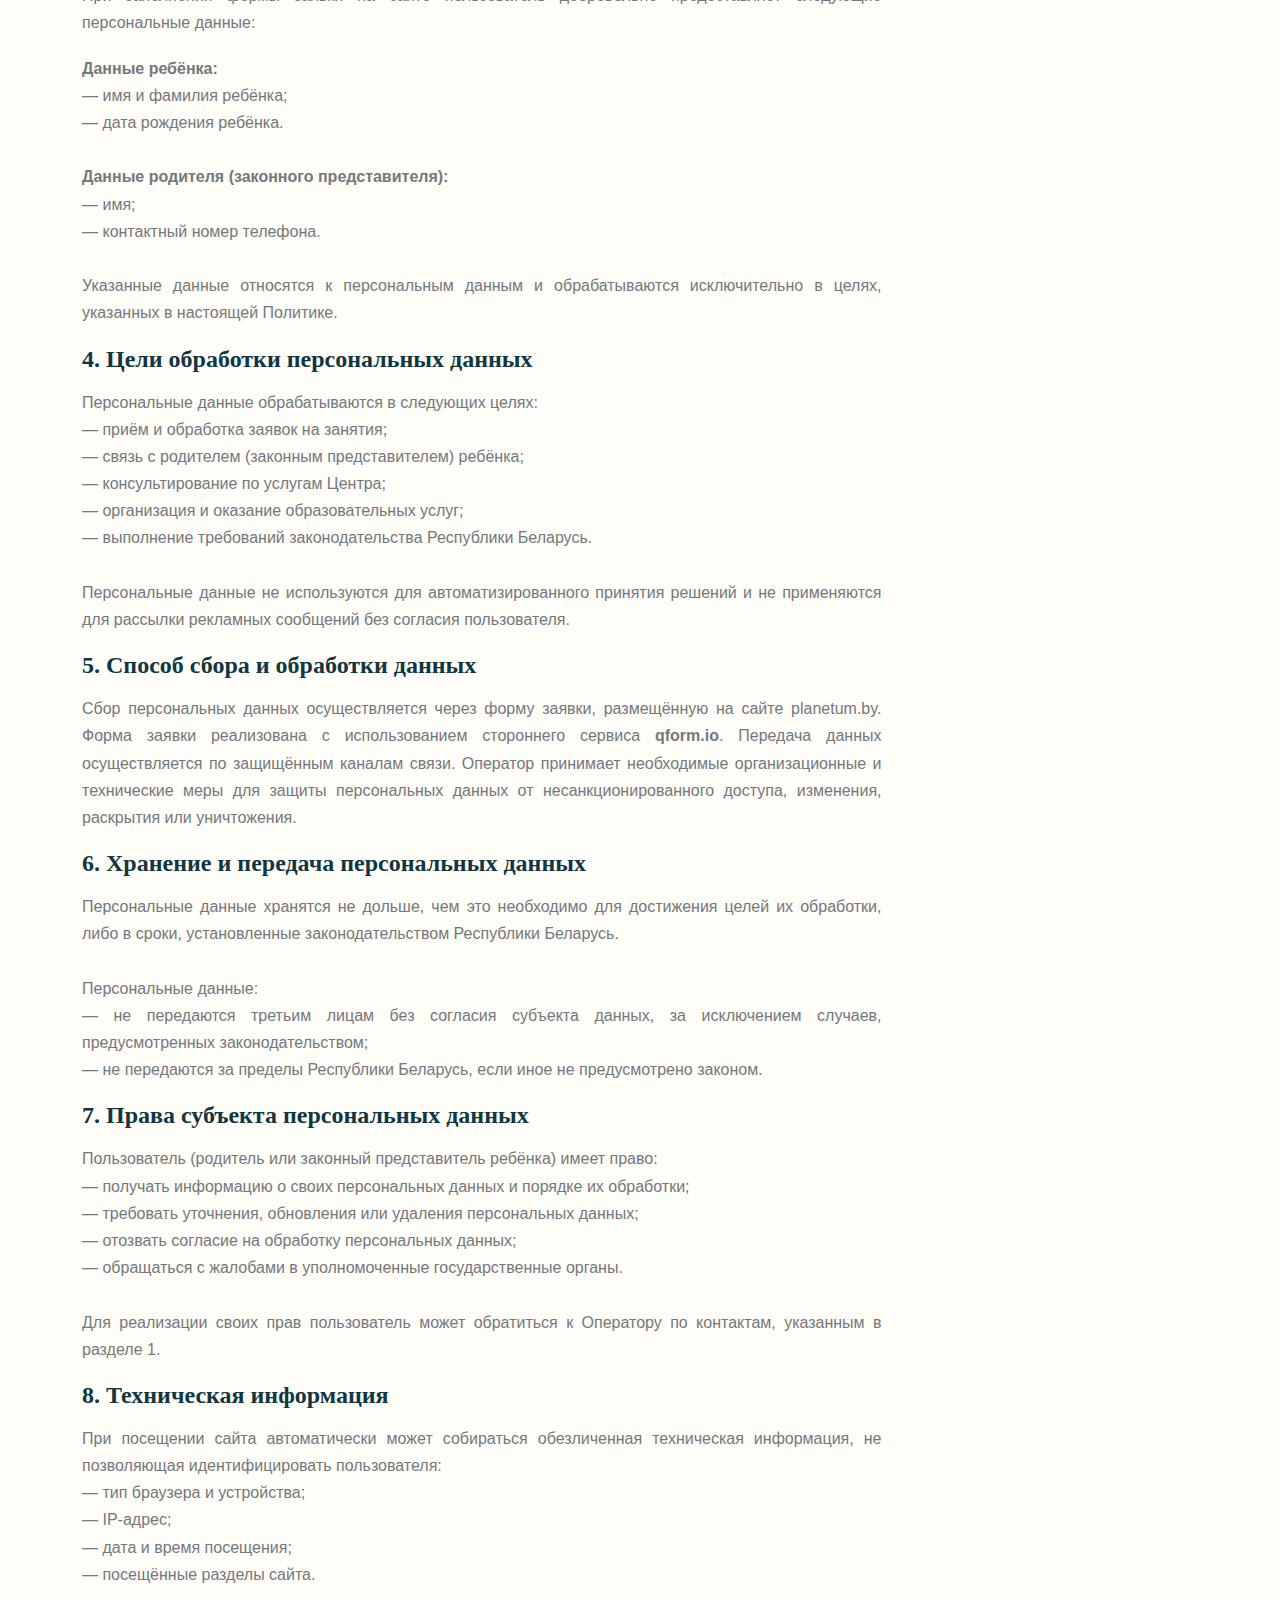
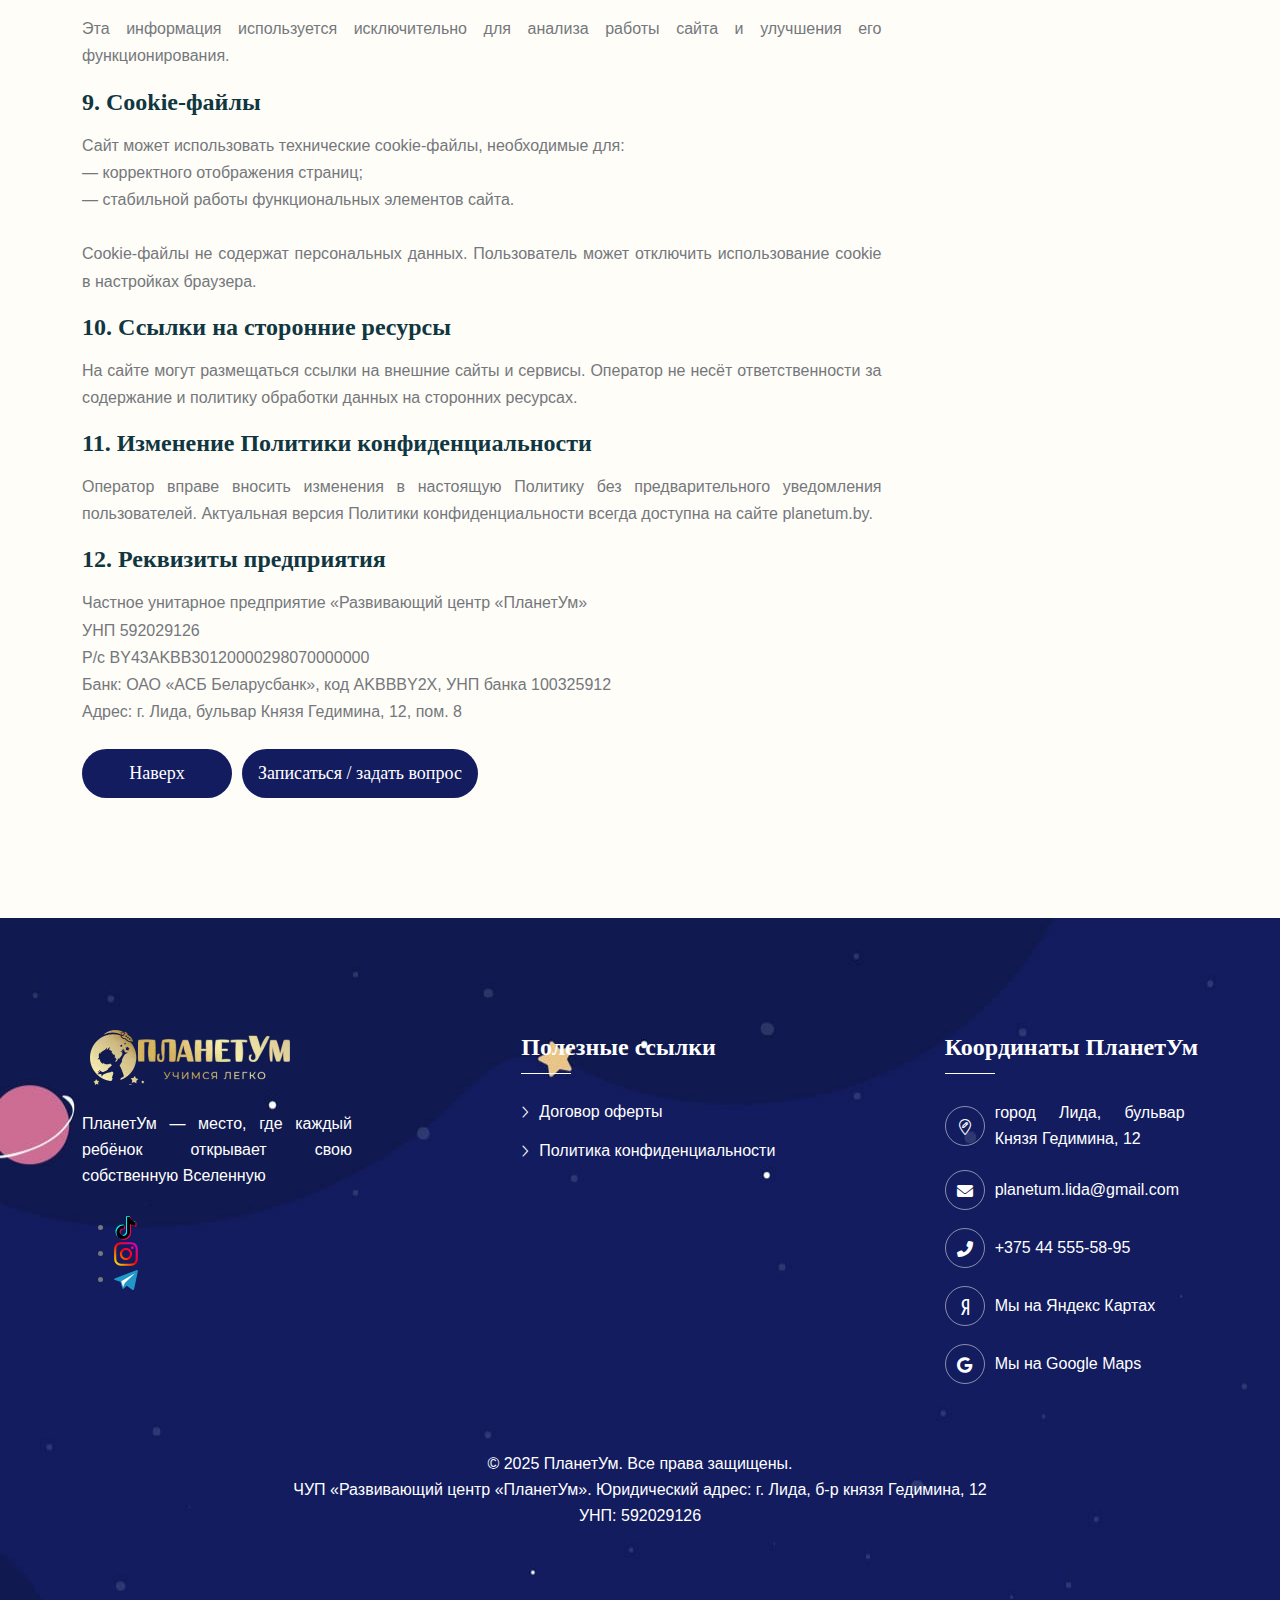
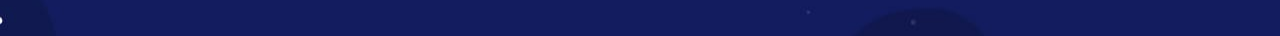
<file: Privacy.html>
<!DOCTYPE html>
<html lang="ru">
  <head>
    <!-- =========================================
      1) BASIC META
    ========================================== -->
    <meta charset="utf-8" />
    <meta http-equiv="x-ua-compatible" content="ie=edge" />
    <meta name="viewport" content="width=device-width, initial-scale=1, shrink-to-fit=no" />

    <title>Политика конфиденциальности | ПланетУм — развивающий центр в Лиде</title>

    <meta name="author" content="Igor Nazarov" />
    <meta
      name="description"
      content="Политика конфиденциальности сайта planetum.by: какие персональные данные собираются, цели обработки, хранение, права пользователя и контакты оператора."
    />
    <meta name="robots" content="index,follow,max-image-preview:large,max-snippet:-1,max-video-preview:-1" />
    <meta name="language" content="ru" />

    <!-- =========================================
      2) CANONICAL
    ========================================== -->
    <link rel="canonical" href="https://planetum.by/privacy.html" />

    <!-- =========================================
      3) FAVICONS
    ========================================== -->
    <link rel="icon" type="image/svg+xml" href="/favicon.svg" />
    <link rel="icon" type="image/png" sizes="32x32" href="/favicon-32x32.png" />
    <link rel="icon" type="image/png" sizes="192x192" href="/android-chrome-192x192.png" />
    <link rel="apple-touch-icon" href="/apple-touch-icon.png" />
    <link rel="shortcut icon" href="/favicon.ico" />

    <!-- Web App Manifest -->
    <link rel="manifest" href="/site.webmanifest" />
    <meta name="theme-color" content="#ffffff" />

    <!-- =========================================
      4) OPEN GRAPH / SOCIAL
    ========================================== -->
    <meta property="og:type" content="website" />
    <meta property="og:locale" content="ru_RU" />
    <meta property="og:site_name" content="ПланетУм — Развивающий центр в Лиде" />
    <meta property="og:title" content="Политика конфиденциальности | ПланетУм" />
    <meta
      property="og:description"
      content="Официальная политика конфиденциальности сайта planetum.by: обработка персональных данных, cookie и права пользователя."
    />
    <meta property="og:url" content="https://planetum.by/privacy.html" />
    <meta property="og:image" content="https://planetum.by/assets/img/why/slide2.webp" />
    <meta property="og:image:width" content="1200" />
    <meta property="og:image:height" content="630" />

    <meta name="twitter:card" content="summary_large_image" />
    <meta name="twitter:title" content="Политика конфиденциальности | ПланетУм" />
    <meta
      name="twitter:description"
      content="Как planetum.by обрабатывает персональные данные пользователей и защищает их."
    />
    <meta name="twitter:image" content="https://planetum.by/assets/img/why/slide2.webp" />

    <!-- =========================================
      5) PERFORMANCE: PRECONNECT + FONTS
    ========================================== -->
    <link rel="preconnect" href="https://fonts.googleapis.com" />
    <link rel="preconnect" href="https://fonts.gstatic.com" crossorigin />
    <link
      href="https://fonts.googleapis.com/css2?family=Balsamiq+Sans:ital,wght@0,400;0,700;1,400;1,700&family=Rubik:ital,wght@0,300..900;1,300..900&display=swap"
      rel="stylesheet"
    />

    <!-- =========================================
      6) CSS
    ========================================== -->
    <link rel="stylesheet" href="assets/css/bootstrap.min.css" />
    <link rel="stylesheet" href="assets/css/fontawesome.min.css" />
    <link rel="stylesheet" href="assets/css/magnific-popup.min.css" />
    <link rel="stylesheet" href="assets/css/slick.min.css" />
    <link rel="stylesheet" href="assets/css/style.css" />

    <!-- =========================================
      7) MICRODATA (JSON-LD)
    ========================================== -->
    <script type="application/ld+json">
      {
        "@context": "https://schema.org",
        "@graph": [
          {
            "@type": "Organization",
            "name": "Развивающий центр «ПланетУм»",
            "url": "https://planetum.by/",
            "logo": "https://planetum.by/assets/img/logo.webp",
            "email": "planetum.lida@gmail.com",
            "telephone": "+375445555895",
            "address": {
              "@type": "PostalAddress",
              "addressLocality": "Лида",
              "addressCountry": "BY",
              "streetAddress": "бульвар Князя Гедимина, 12"
            },
            "sameAs": [
              "https://www.instagram.com/planetum_lida",
              "https://www.tiktok.com/@planetum_lida"
            ]
          },
          {
            "@type": "WebPage",
            "name": "Политика конфиденциальности",
            "url": "https://planetum.by/privacy.html",
            "description": "Политика конфиденциальности сайта planetum.by: обработка и защита персональных данных пользователей."
          },
          {
            "@type": "BreadcrumbList",
            "itemListElement": [
              {
                "@type": "ListItem",
                "position": 1,
                "name": "Главная",
                "item": "https://planetum.by/"
              },
              {
                "@type": "ListItem",
                "position": 2,
                "name": "Политика конфиденциальности",
                "item": "https://planetum.by/privacy.html"
              }
            ]
          }
        ]
      }
    </script>

    <!-- =========================================
      8) SMALL PAGE STYLES (readability)
    ========================================== -->
    <style>
      .skip-link {
        position: absolute;
        left: -999px;
        top: 0;
        background: #fff;
        padding: 10px 12px;
        border-radius: 10px;
        z-index: 9999;
      }
      .skip-link:focus {
        left: 10px;
        top: 10px;
        outline: 2px solid #000;
      }

      .doc-nav {
        border: 1px solid rgba(0, 0, 0, 0.08);
        border-radius: 14px;
        padding: 18px;
        background: rgba(255, 255, 255, 0.7);
        backdrop-filter: blur(6px);
      }
      .doc-nav h3 {
        font-size: 18px;
        margin-bottom: 10px;
      }
      .doc-nav ul {
        margin: 0;
        padding-left: 18px;
      }
      .doc-nav a {
        text-decoration: none;
      }
      .doc-nav a:hover {
        text-decoration: underline;
      }

      .doc-meta {
        display: flex;
        flex-wrap: wrap;
        gap: 10px;
        margin: 12px 0 22px;
        font-size: 14px;
        opacity: 0.9;
      }
      .doc-badge {
        display: inline-flex;
        align-items: center;
        gap: 8px;
        padding: 6px 10px;
        border-radius: 999px;
        background: rgba(0, 0, 0, 0.05);
      }

      .doc-content h1.single-title {
        line-height: 1.2;
      }
      .doc-content h2,
      .doc-content h3,
      .doc-content h4 {
        scroll-margin-top: 110px;
      }
      .doc-content p {
        line-height: 1.7;
      }

      .doc-actions {
        display: flex;
        flex-wrap: wrap;
        gap: 10px;
        margin-top: 14px;
      }
      .doc-actions .vs-btn {
        padding: 10px 16px;
      }
    </style>
  </head>

  <body>
    <!-- Skip to content -->
    <a class="skip-link" href="#main">Перейти к содержанию</a>

    <!-- Side menu start -->
    <div class="sidemenu-wrapper" aria-hidden="true">
      <div class="sidemenu-content">
        <button class="closeButton sideMenuCls" aria-label="Закрыть боковое меню">
          <i class="far fa-times" aria-hidden="true"></i>
        </button>

        <div class="widget footer-widget">
          <div class="vs-widget-about">
            <div class="about-logo">
              <a href="index.html" aria-label="Перейти на главную страницу">
                <img src="assets/img/logo.webp" alt="ПланетУм — логотип" />
              </a>
            </div>
            <p class="about-text">
              ПланетУм — место, где каждый ребёнок открывает свою собственную Вселенную
            </p>
            <div class="multi-social" aria-label="Социальные сети">
              <a href="https://www.instagram.com/planetum_lida" target="_blank" rel="noopener noreferrer" aria-label="Instagram">
                <i class="fa-brands fa-instagram" aria-hidden="true"></i>
              </a>

              <a href="https://www.tiktok.com/@planetum_lida" target="_blank" rel="noopener noreferrer" aria-label="TikTok">
                <i class="fa-brands fa-tiktok" aria-hidden="true"></i>
              </a>
            </div>
          </div>
        </div>

        <div class="widget footer-widget">
          <h3 class="widget_title">Связаться с центром ПланетУм</h3>
          <div class="vs-widget-contact">
            <p class="footer-info">
              <i class="fas fa-map-marker-alt" aria-hidden="true"></i>
              город Лида, бульвар Князя Гедимина, 12
            </p>
            <p class="footer-info">
              <i class="fas fa-envelope" aria-hidden="true"></i>
              <a href="mailto:planetum.lida@gmail.com">planetum.lida@gmail.com</a>
            </p>
            <p class="footer-info">
              <i class="fas fa-phone-alt" aria-hidden="true"></i>
              <a href="tel:+375445555895">+375 44 555-58-95</a>
            </p>
          </div>
        </div>
      </div>
    </div>
    <!-- Side menu end -->

    <!--======== Header ========-->
    <header class="vs-header">
      <!-- Mobile Menu -->
      <div class="vs-menu-wrapper d-lg-none" inert>
        <nav class="vs-mobile-menu" aria-label="Мобильная навигация">
          <ul>
            <li><a href="/#service">Программы</a></li>
            <li><a href="/#about">О нас</a></li>
            <li><a href="/#faq">Вопросы</a></li>
            <li><a href="/#teachers">Преподаватели</a></li>
            <li><a href="/#contacts">Контакты</a></li>
          </ul>
        </nav>
      </div>

      <!-- Header top -->
      <div class="header-top-area d-none d-lg-block">
        <div class="container">
          <div class="row align-items-center justify-content-between">
            <div class="col-auto">
              <div class="header-links">
                <ul>
                  <li>
                    <i class="fa-regular fa-clock" aria-hidden="true"></i>
                    9:00 - 20:00 — Понедельник - Воскресенье
                  </li>
                  <li>
                    <i class="fa-solid fa-phone" aria-hidden="true"></i>
                    <a href="tel:+375445555895">+375 44 555-58-95</a>
                  </li>
                  <li>
                    <a
                      href="https://yandex.by/maps/org/detskiy_razvivayushchiy_tsentr_planetum/212554798533"
                      target="_blank"
                      rel="noopener noreferrer"
                      style="color: inherit; text-decoration: none"
                    >
                      <i class="fal fa-map-marker-alt" aria-hidden="true"></i>
                      город Лида, бульвар Князя Гедимина, 12
                    </a>
                  </li>
                </ul>
              </div>
            </div>

            <div class="col-auto">
              <div class="header-links-social">
                <ul>
                  <li>
                    <a
                      href="https://www.tiktok.com/@planetum_lida"
                      target="_blank"
                      rel="noopener noreferrer"
                      class="social-link"
                      aria-label="TikTok"
                    >
                      <img
                        class="social-icon"
                        src="/assets/img/icons/tiktok.svg"
                        alt="TikTok"
                        width="24"
                        height="24"
                        loading="lazy"
                      />
                    </a>
                  </li>
                  <li>
                    <a
                      href="https://www.instagram.com/planetum_lida"
                      target="_blank"
                      rel="noopener noreferrer"
                      class="social-link"
                      aria-label="Instagram"
                    >
                      <img
                        class="social-icon"
                        src="/assets/img/icons/instagram.svg"
                        alt="Instagram"
                        width="24"
                        height="24"
                        loading="lazy"
                      />
                    </a>
                  </li>
                  <li>
                    <a
                      href="https://t.me/+375445555895"
                      target="_blank"
                      rel="noopener noreferrer"
                      class="social-link"
                      aria-label="Telegram"
                    >
                      <img
                        class="social-icon"
                        src="/assets/img/icons/telegram.svg"
                        alt="Telegram"
                        width="24"
                        height="24"
                        loading="lazy"
                      />
                    </a>
                  </li>
                </ul>
              </div>
            </div>

          </div>
        </div>
      </div>

      <!-- Main menu -->
      <div class="sticky-wrapper">
        <div class="sticky-active">
          <div class="header-menu-area">
            <div class="container position-relative">
              <div class="row gx-20 align-items-center justify-content-between">
                <div class="col-auto">
                  <div class="header-logo">
                    <a href="index.html" aria-label="Главная ПланетУм">
                      <img src="assets/img/logo.webp" alt="Развивающий центр ПланетУм" />
                    </a>
                  </div>
                </div>

                <div class="col-auto">
                  <button type="button" class="vs-menu-toggle d-block d-lg-none" aria-label="Открыть меню">
                    <i class="far fa-bars" aria-hidden="true"></i> Меню
                  </button>
                </div>

                <div class="col-auto d-none d-xl-block">
                  <div class="header-button">
                    <a
                      href="https://t.me/+375445555895"
                      target="_blank"
                      rel="noopener noreferrer"
                      class="vs-btn wave-btn"
                    >
                      Задать вопрос
                    </a>
                    <button
                      type="button"
                      class="sideMenuToggler icon-btn"
                      aria-label="Открыть боковое меню"
                    >
                      <i class="fal fa-bars" aria-hidden="true"></i>
                    </button>
                  </div>
                </div>

              </div>
            </div>
          </div>
        </div>
      </div>
    </header>
    <!--======== / Header ========-->

    <main id="main">
      <section class="service-section space" aria-label="Политика конфиденциальности">
        <div class="container">
          <div class="row gy-30">
            <div class="col-xl-9 col-lg-10">
              <article class="service-details doc-content">
                <header>
                  <nav aria-label="Хлебные крошки" style="margin-bottom: 12px;">
                    <ol style="list-style: none; padding: 0; margin: 0; display: flex; gap: 8px; flex-wrap: wrap;">
                      <li><a href="index.html">Главная</a></li>
                      <li aria-hidden="true">/</li>
                      <li aria-current="page">Политика конфиденциальности</li>
                    </ol>
                  </nav>

                  <h1 class="single-title">Политика конфиденциальности сайта planetum.by</h1>

                  <div class="doc-meta" aria-label="Информация о документе">
                    <span class="doc-badge"><i class="fa-regular fa-shield-halved" aria-hidden="true"></i> Персональные данные</span>
                    <span class="doc-badge"><i class="fa-regular fa-file-lines" aria-hidden="true"></i> Официальный документ</span>
                    <span class="doc-badge"><i class="fa-solid fa-location-dot" aria-hidden="true"></i> Республика Беларусь</span>
                  </div>

                  <div class="doc-actions">
                    <a class="vs-btn" href="index.html#contacts">Связаться с нами</a>
                    <a class="vs-btn style2" href="agreement.html">Договор оферты</a>
                  </div>
                </header>

                <div class="service-content" style="margin-top: 24px;">
                  <aside class="doc-nav" aria-label="Навигация по политике">
                    <h3>Содержание</h3>
                    <ul>
                      <li><a href="#p1">1. Оператор сайта</a></li>
                      <li><a href="#p2">2. Назначение сайта</a></li>
                      <li><a href="#p3">3. Персональные данные, которые собираются</a></li>
                      <li><a href="#p4">4. Цели обработки персональных данных</a></li>
                      <li><a href="#p5">5. Способ сбора и обработки данных</a></li>
                      <li><a href="#p6">6. Хранение и передача персональных данных</a></li>
                      <li><a href="#p7">7. Права субъекта персональных данных</a></li>
                      <li><a href="#p8">8. Техническая информация</a></li>
                      <li><a href="#p9">9. Cookie-файлы</a></li>
                      <li><a href="#p10">10. Ссылки на сторонние ресурсы</a></li>
                      <li><a href="#p11">11. Изменение Политики конфиденциальности</a></li>
                      <li><a href="#p12">12. Реквизиты предприятия</a></li>
                    </ul>
                  </aside>

                  <p style="margin-top: 18px;">
                    Настоящая Политика конфиденциальности определяет порядок обработки и защиты персональных данных пользователей сайта
                    <b>planetum.by</b>, принадлежащего Частному унитарному предприятию «Развивающий центр «ПланетУм», в соответствии с
                    законодательством Республики Беларусь.
                    Используя сайт planetum.by, а также отправляя данные через формы сайта, пользователь подтверждает согласие с условиями
                    настоящей Политики.
                  </p>

                  <h2 id="p1" class="h4">1. Оператор сайта</h2>
                  <p>
                    Частное унитарное предприятие «Развивающий центр «ПланетУм»<br />
                    УНП: 592029126<br />
                    Адрес: г. Лида, бульвар Князя Гедимина, 12, пом. 8<br />
                    Телефон: +375 44 555-58-95<br />
                    Эл. почта: <a href="mailto:planetum.lida@gmail.com">planetum.lida@gmail.com</a><br />
                    Сайт: <a href="https://planetum.by" target="_blank" rel="noopener noreferrer">https://planetum.by</a>
                  </p>

                  <h2 id="p2" class="h4">2. Назначение сайта</h2>
                  <p>
                    Сайт planetum.by является информационным ресурсом детского развивающего центра и предназначен для ознакомления пользователей
                    с деятельностью Центра, программами обучения и условиями оказания услуг. На сайте размещена форма заявки для записи ребёнка
                    на занятия и обратной связи с представителями Центра.
                  </p>

                  <h2 id="p3" class="h4">3. Персональные данные, которые собираются</h2>
                  <p>
                    При заполнении формы заявки на сайте пользователь добровольно предоставляет следующие персональные данные:
                  </p>
                  <p>
                    <strong>Данные ребёнка:</strong><br />
                    — имя и фамилия ребёнка;<br />
                    — дата рождения ребёнка.<br /><br />

                    <strong>Данные родителя (законного представителя):</strong><br />
                    — имя;<br />
                    — контактный номер телефона.<br /><br />

                    Указанные данные относятся к персональным данным и обрабатываются исключительно в целях, указанных в настоящей Политике.
                  </p>

                  <h2 id="p4" class="h4">4. Цели обработки персональных данных</h2>
                  <p>
                    Персональные данные обрабатываются в следующих целях:<br />
                    — приём и обработка заявок на занятия;<br />
                    — связь с родителем (законным представителем) ребёнка;<br />
                    — консультирование по услугам Центра;<br />
                    — организация и оказание образовательных услуг;<br />
                    — выполнение требований законодательства Республики Беларусь.<br /><br />

                    Персональные данные не используются для автоматизированного принятия решений и не применяются для рассылки рекламных сообщений
                    без согласия пользователя.
                  </p>

                  <h2 id="p5" class="h4">5. Способ сбора и обработки данных</h2>
                  <p>
                    Сбор персональных данных осуществляется через форму заявки, размещённую на сайте planetum.by. Форма заявки реализована с
                    использованием стороннего сервиса <b>qform.io</b>. Передача данных осуществляется по защищённым каналам связи.
                    Оператор принимает необходимые организационные и технические меры для защиты персональных данных от несанкционированного доступа,
                    изменения, раскрытия или уничтожения.
                  </p>

                  <h2 id="p6" class="h4">6. Хранение и передача персональных данных</h2>
                  <p>
                    Персональные данные хранятся не дольше, чем это необходимо для достижения целей их обработки, либо в сроки, установленные
                    законодательством Республики Беларусь.<br /><br />

                    Персональные данные:<br />
                    — не передаются третьим лицам без согласия субъекта данных, за исключением случаев, предусмотренных законодательством;<br />
                    — не передаются за пределы Республики Беларусь, если иное не предусмотрено законом.
                  </p>

                  <h2 id="p7" class="h4">7. Права субъекта персональных данных</h2>
                  <p>
                    Пользователь (родитель или законный представитель ребёнка) имеет право:<br />
                    — получать информацию о своих персональных данных и порядке их обработки;<br />
                    — требовать уточнения, обновления или удаления персональных данных;<br />
                    — отозвать согласие на обработку персональных данных;<br />
                    — обращаться с жалобами в уполномоченные государственные органы.<br /><br />

                    Для реализации своих прав пользователь может обратиться к Оператору по контактам, указанным в разделе 1.
                  </p>

                  <h2 id="p8" class="h4">8. Техническая информация</h2>
                  <p>
                    При посещении сайта автоматически может собираться обезличенная техническая информация, не позволяющая идентифицировать пользователя:<br />
                    — тип браузера и устройства;<br />
                    — IP-адрес;<br />
                    — дата и время посещения;<br />
                    — посещённые разделы сайта.<br /><br />
                    Эта информация используется исключительно для анализа работы сайта и улучшения его функционирования.
                  </p>

                  <h2 id="p9" class="h4">9. Cookie-файлы</h2>
                  <p>
                    Сайт может использовать технические cookie-файлы, необходимые для:<br />
                    — корректного отображения страниц;<br />
                    — стабильной работы функциональных элементов сайта.<br /><br />
                    Cookie-файлы не содержат персональных данных. Пользователь может отключить использование cookie в настройках браузера.
                  </p>

                  <h2 id="p10" class="h4">10. Ссылки на сторонние ресурсы</h2>
                  <p>
                    На сайте могут размещаться ссылки на внешние сайты и сервисы. Оператор не несёт ответственности за содержание и политику обработки данных
                    на сторонних ресурсах.
                  </p>

                  <h2 id="p11" class="h4">11. Изменение Политики конфиденциальности</h2>
                  <p>
                    Оператор вправе вносить изменения в настоящую Политику без предварительного уведомления пользователей.
                    Актуальная версия Политики конфиденциальности всегда доступна на сайте planetum.by.
                  </p>

                  <h2 id="p12" class="h4">12. Реквизиты предприятия</h2>
                  <p>
                    Частное унитарное предприятие «Развивающий центр «ПланетУм»<br />
                    УНП 592029126<br />
                    Р/с BY43AKBB30120000298070000000<br />
                    Банк: ОАО «АСБ Беларусбанк», код AKBBBY2X, УНП банка 100325912<br />
                    Адрес: г. Лида, бульвар Князя Гедимина, 12, пом. 8
                  </p>

                  <div class="doc-actions" style="margin-top: 24px;">
                    <a class="vs-btn" href="#main">Наверх</a>
                    <a class="vs-btn style2" href="index.html#contacts">Записаться / задать вопрос</a>
                  </div>
                </div>
              </article>
            </div>
          </div>
        </div>
      </section>
    </main>

    <!--============================== Footer Area ==============================-->
    <footer class="footer-wrapper footer-layout3" data-bg-src="assets/img/bg/error-bg.jpg">
      <div class="widget-area">
        <div class="container">
          <div class="row justify-content-between">

            <div class="col-xl-auto col-md-6 wow fadeInUp" data-wow-delay="0.1s">
              <div class="widget footer-widget">
                <div class="vs-widget-about">
                  <div class="about-logo">
                    <a href="index.html" aria-label="Главная ПланетУм">
                      <img src="assets/img/logo-l.webp" alt="Развивающий центр ПланетУм" />
                    </a>
                  </div>
                  <p class="about-text">
                    ПланетУм — место, где каждый ребёнок открывает свою собственную Вселенную
                  </p>

                  <div class="multi-social">
                    <ul class="social-list">
                      <li>
                        <a
                          href="https://www.tiktok.com/@planetum_lida"
                          target="_blank"
                          rel="noopener noreferrer"
                          class="social-link"
                          aria-label="TikTok"
                        >
                          <img class="social-icon" src="/assets/img/icons/tiktok.svg" alt="TikTok" width="24" height="24" loading="lazy" />
                        </a>
                      </li>

                      <li>
                        <a
                          href="https://www.instagram.com/planetum_lida"
                          target="_blank"
                          rel="noopener noreferrer"
                          class="social-link"
                          aria-label="Instagram"
                        >
                          <img class="social-icon" src="/assets/img/icons/instagram.svg" alt="Instagram" width="24" height="24" loading="lazy" />
                        </a>
                      </li>

                      <li>
                        <a
                          href="https://t.me/+375445555895"
                          target="_blank"
                          rel="noopener noreferrer"
                          class="social-link"
                          aria-label="Telegram"
                        >
                          <img class="social-icon" src="/assets/img/icons/telegram.svg" alt="Telegram" width="24" height="24" loading="lazy" />
                        </a>
                      </li>
                    </ul>
                  </div>

                </div>
              </div>
            </div>

            <div class="col-xl-auto col-md-6 wow fadeInUp" data-wow-delay="0.1s">
              <div class="widget footer-widget widget_nav_menu">
                <h4 class="widget_title">Полезные ссылки</h4>
                <ul class="menu">
                  <li><a href="/agreement.html">Договор оферты</a></li>
                  <li><a href="/privacy.html">Политика конфиденциальности</a></li>
                </ul>
              </div>
            </div>

            <div class="col-xl-auto col-md-6 wow fadeInUp" data-wow-delay="0.1s">
              <div class="widget footer-widget">
                <h3 class="widget_title">Координаты ПланетУм</h3>
                <div class="vs-widget-contact">
                  <p class="footer-info">
                    <i class="fa-sharp-duotone fa-light fa-location-pen" aria-hidden="true"></i>
                    город Лида, бульвар Князя Гедимина, 12
                  </p>
                  <p class="footer-info">
                    <i class="fas fa-envelope" aria-hidden="true"></i>
                    <a href="mailto:planetum.lida@gmail.com">planetum.lida@gmail.com</a>
                  </p>
                  <p class="footer-info">
                    <i class="fas fa-phone-alt" aria-hidden="true"></i>
                    <a href="tel:+375445555895">+375 44 555-58-95</a>
                  </p>
                  <p class="footer-info">
                    <i class="fa-brands fa-yandex" aria-hidden="true"></i>
                    <a
                      href="https://yandex.by/maps/org/detskiy_razvivayushchiy_tsentr_planetum/212554798533"
                      target="_blank"
                      rel="noopener noreferrer"
                      style="color: inherit; text-decoration: none"
                    >
                      Мы на Яндекс Картах
                    </a>
                  </p>
                  <p class="footer-info">
                    <i class="fa-brands fa-google" aria-hidden="true"></i>
                    <a
                      href="https://maps.app.goo.gl/7H2TxgDtWtEGD59a7"
                      target="_blank"
                      rel="noopener noreferrer"
                      style="color: inherit; text-decoration: none"
                    >
                      Мы на Google Maps
                    </a>
                  </p>
                </div>
              </div>
            </div>

          </div>
        </div>

        <div class="footer-copyright">
          <p class="copyright">
            &copy; 2025 ПланетУм. Все права защищены.<br />
            ЧУП «Развивающий центр «ПланетУм». Юридический адрес: г. Лида, б-р князя Гедимина, 12<br />
            УНП: 592029126
          </p>
        </div>
      </div>

      <div class="shape-mockup movingX d-none d-hd-block" data-top="7%" data-left="5%">
        <img src="assets/img/icon/f-i-3-1.png" alt="Декоративная фигура" loading="lazy" />
      </div>
      <div class="shape-mockup movingX-reverse d-none d-hd-block" data-top="62%" data-left="10%">
        <img src="assets/img/icon/f-i-3-2.png" alt="Декоративная фигура" loading="lazy" />
      </div>
      <div class="shape-mockup rotate d-none d-hd-block" data-top="69%" data-left="32%">
        <img src="assets/img/icon/f-i-3-3.png" alt="Декоративная фигура" loading="lazy" />
      </div>
      <div class="shape-mockup movingX d-none d-hd-block" data-top="3%" data-left="46%">
        <img src="assets/img/icon/f-i-3-4.png" alt="Декоративная фигура" loading="lazy" />
      </div>
      <div class="shape-mockup movingX-reverse d-none d-hd-block" data-top="18%" data-right="3%">
        <img src="assets/img/icon/f-i-3-5.png" alt="Декоративная фигура" loading="lazy" />
      </div>
      <div class="shape-mockup movingX d-none d-hd-block" data-top="62%" data-right="6%">
        <img src="assets/img/icon/f-i-3-6.png" alt="Декоративная фигура" loading="lazy" />
      </div>
    </footer>

    <!-- Scroll To Top -->
    <a href="#" class="scrollToTop scroll-btn" aria-label="Прокрутить наверх">
      <i class="far fa-arrow-up" aria-hidden="true"></i>
    </a>

    <!-- JS -->
    <script src="assets/js/jquery-3.5.0.min.js"></script>
    <script src="assets/js/slick.min.js" defer></script>
    <script src="assets/js/bootstrap.min.js" defer></script>
    <script src="assets/js/jquery.magnific-popup.min.js" defer></script>
    <script src="assets/js/vscustom-carousel.min.js" defer></script>
    <script src="assets/js/jquery-ui.min.js" defer></script>
    <script src="assets/js/optimization.js" defer></script>
  </body>
</html>
</file>
<file: assets/css/style.css>
@charset "UTF-8";

:root {
  --theme-color: #131c5f;
  --secondary-color: #88c90d;
  --title-color: #103741;
  --body-color: #74787c;
  --smoke-color: #fffdf8;
  --smoke-theme: #fef5ff;
  --light-color: #9b9b9b;
  --black-color: #000000;
  --white-color: #ffffff;
  --yellow-color: #fec624;
  --success-color: #28a745;
  --error-color: #dc3545;
  --blue-color: #786acf;
  --border-color: rgb(238, 241, 242);
  --title-font: "Baloo 2", cursive;
  --para-font: "Catamaran", sans-serif;
  --body-font: "Baloo 2", cursive;
  --icon-font: "Font Awesome 6 Pro";
  --main-container: 1220px;
  --container-gutters: 30px;
  --section-space: 120px;
  --section-space-mobile: 80px;
  --section-title-space: 60px;
  --ripple-ani-duration: 5s;
}

/*------------------- 1.5. Typography -------------------*/
html,
body {
  scroll-behavior: auto !important;
  overflow-x: hidden;
}

body {
  font-family: var(--body-font);
  font-size: 16px;
  font-weight: 400;
  color: var(--body-color);
  line-height: 26px;
  -webkit-font-smoothing: antialiased;
 background-color:  #fffdf8;
}

iframe {
  border: none;
  width: 100%;
}

.slick-slide:focus,
button:focus,
a:focus,
a:active,
input,
input:hover,
input:focus,
input:active,
textarea,
textarea:hover,
textarea:focus,
textarea:active {
  outline: none;
}

input:focus {
  outline: none;
  box-shadow: none;
}

img:not([draggable]),
embed,
object,
video {
  max-width: 100%;
  height: auto;
}

ul {
  list-style-type: disc;
}

ol {
  list-style-type: decimal;
}

ol li,
ul li {
  font-family: var(--para-font);
}
ol li a,
ul li a {
  font-family: inherit;
}

table {
  margin: 0 0 1.5em;
  width: 100%;
  border-collapse: collapse;
  border-spacing: 0;
  border: 1px solid var(--border-color);
}

th {
  font-weight: 700;
  color: var(--title-color);
}

td,
th {
  border: 1px solid var(--border-color);
  padding: 9px 12px;
}

a {
  color: var(--theme-color);
  text-decoration: none;
  outline: 0;
  transition: all ease 0.4s;
}
a:hover {
  color: var(--title-color);
}
a:active, a:focus, a:hover, a:visited {
  text-decoration: none;
  outline: 0;
}

button {
  transition: all ease 0.4s;
}

img {
  border: none;
  max-width: 100%;
}

ins {
  text-decoration: none;
}

pre {
  font-family: var(--para-font);
  background: #f5f5f5;
  color: #666;
  font-size: 14px;
  margin: 20px 0;
  overflow: auto;
  padding: 20px;
  white-space: pre-wrap;
  word-wrap: break-word;
}

span.ajax-loader:empty,
p:empty {
  display: none;
}

p {
  font-family: var(--para-font);
  margin: 0 0 18px 0;
  color: var(--body-color);
  line-height: 1.625;
  text-align: justify;
}

h1 a,
h2 a,
h3 a,
h4 a,
h5 a,
h6 a,
p a,
span a {
  font-size: inherit;
  font-family: inherit;
  font-weight: inherit;
  line-height: inherit;
}

.h1, h1,
.h2, h2,
.h3, h3,
.h4, h4,
.h5, h5,
.h6, h6 {
  font-family: var(--title-font);
  color: var(--title-color);
  text-transform: none;
  font-weight: bold;
  line-height: 1.208;
  margin: 0 0 15px 0;
}

.h1,
h1 {
  font-size: 48px;
}

.h2,
h2 {
  font-size: 36px;
}

.h3,
h3 {
  font-size: 30px;
}

.h4,
h4 {
  font-size: 24px;
}

.h5,
h5 {
  font-size: 20px;
}

.h6,
h6 {
  font-size: 16px;
}

/* Large devices */
@media (max-width: 1199px) {
  .h1,
  h1 {
    font-size: 40px;
  }
  .h2,
  h2 {
    font-size: 30px;
  }
  .h3,
  h3 {
    font-size: 24px;
  }
  .h4,
  h4 {
    font-size: 22px;
  }
}
/* Small devices */
@media (max-width: 767px) {
  .h1,
  h1 {
    font-size: 30px;
  }
  .h2,
  h2 {
    font-size: 26px;
  }
  .h3,
  h3 {
    font-size: 22px;
  }
  .h4,
  h4 {
    font-size: 22px;
  }
  .h5,
  h5 {
    font-size: 18px;
  }
}
/*------------------- 1.6. Extend -------------------*/
/*------------------- 1.7. Wordpress Default -------------------*/
/*=================================
    02. Reset
==================================*/
/*------------------- 2.1. Container -------------------*/
@media only screen and (min-width: 1300px) {
  .container-xxl,
  .container-xl,
  .container-lg,
  .container-md,
  .container-sm,
  .container {
    max-width: calc(var(--main-container) + var(--container-gutters));
    padding-left: calc(var(--container-gutters) / 2);
    padding-right: calc(var(--container-gutters) / 2);
  }
}
@media only screen and (max-width: 1600px) {
  .container-fluid.px-0 {
    padding-left: 15px !important;
    padding-right: 15px !important;
  }
  .container-fluid.px-0 .row {
    margin-left: 0 !important;
    margin-right: 0 !important;
  }
}
/*------------------- 2.2. Grid -------------------*/
.slick-track > [class*=col] {
  flex-shrink: 0;
  width: 100%;
  max-width: 100%;
  padding-right: calc(var(--bs-gutter-x) / 2);
  padding-left: calc(var(--bs-gutter-x) / 2);
  margin-top: var(--bs-gutter-y);
}

@media (min-width: 1199px) {
  .row {
    --bs-gutter-x: 30px;
  }
}
.gy-30 {
  --bs-gutter-y: 30px;
}

.g-0 {
  --bs-gutter-x: 0px;
  --bs-gutter-y: 0px;
}

.gx-15 {
  --bs-gutter-x: 15px;
}

.gx-20,
.g-20 {
  --bs-gutter-x: 20px;
}

.gy-20,
.g-20 {
  --bs-gutter-y: 20px;
}

.gx-40 {
  --bs-gutter-x: 40px;
}

.gy-40 {
  --bs-gutter-y: 40px;
}

.gx-60 {
  --bs-gutter-x: 60px;
}

.gy-60 {
  --bs-gutter-y: 60px;
}

.gx-70 {
  --bs-gutter-x: 70px;
}

.gy-70 {
  --bs-gutter-y: 70px;
}

.gx-150 {
  --bs-gutter-x: 150px;
}

@media (min-width: 1399px) {
  .gx-30 {
    --bs-gutter-x: 30px;
  }
}
/* Large devices */
@media (max-width: 1199px) {
  .gx-150 {
    --bs-gutter-x: 30px;
  }
  .gx-60 {
    --bs-gutter-x: 40px;
  }
  .gx-70 {
    --bs-gutter-x: 30px;
  }
  .gx-40 {
    --bs-gutter-x: 30px;
  }
  .gy-40 {
    --bs-gutter-y: 30px;
  }
  .gx-lg-15 {
    --bs-gutter-x: 15px;
  }
}
/*------------------- 2.3. Input -------------------*/
select {
  display: block;
  width: 100%;
  line-height: 1.5;
  background-image: url("data:image/svg+xml;charset=utf-8,%3Csvg xmlns='http://www.w3.org/2000/svg' viewBox='0 0 16 16'%3E%3Cpath fill='none' stroke='%23343a40' stroke-linecap='round' stroke-linejoin='round' stroke-width='2' d='M2 5l6 6 6-6'/%3E%3C/svg%3E");
  background-repeat: no-repeat;
  background-position: right 0.75rem center;
  background-size: 16px 12px;
  -webkit-appearance: none;
  -moz-appearance: none;
  appearance: none;
}

select,
.form-select,
.form-control {
  height: 50px;
  padding: 0 30px;
  padding-right: 60px;
  border: 1px solid var(--border-color);
  color: var(--body-color);
  background-color: var(--white-color);
  border-radius: 5px;
  font-weight: 400;
  font-size: 16px;
}
select:focus,
.form-select:focus,
.form-control:focus {
  outline: 0;
  box-shadow: none;
  background-color: var(--white-color);
  border-color: #e3e3e3;
}
select::-moz-placeholder,
.form-select::-moz-placeholder,
.form-control::-moz-placeholder {
  color: var(--body-color);
}
select::-webkit-input-placeholder,
.form-select::-webkit-input-placeholder,
.form-control::-webkit-input-placeholder {
  color: var(--body-color);
}
select:-ms-input-placeholder,
.form-select:-ms-input-placeholder,
.form-control:-ms-input-placeholder {
  color: var(--body-color);
}
select::placeholder,
.form-select::placeholder,
.form-control::placeholder {
  color: var(--body-color);
}

.form-style2 select,
.form-style2 .form-select,
.form-style2 .form-control {
  border: none;
}

.form-select {
  cursor: pointer;
  background-position: right 1.3rem center;
}

input.form-control::-webkit-outer-spin-button,
input.form-control::-webkit-inner-spin-button {
  -webkit-appearance: none;
  margin: 0;
}

/* Firefox */
input.form-control[type=number] {
  -moz-appearance: textfield;
}

textarea.form-control {
  min-height: 150px;
  padding-top: 17px;
  padding-bottom: 17px;
}

input[type=checkbox] {
  visibility: hidden;
  opacity: 0;
  display: inline-block;
  vertical-align: middle;
  width: 0;
  height: 0;
  display: none;
}
input[type=checkbox]:checked ~ label:before {
  content: "\f00c";
  color: var(--theme-color);
  border-color: var(--theme-color);
}
input[type=checkbox] ~ label {
  position: relative;
  padding-left: 30px;
  cursor: pointer;
  display: block;
}
input[type=checkbox] ~ label:before {
  content: "";
  font-family: var(--icon-font);
  font-weight: 700;
  position: absolute;
  left: 0;
  top: 4px;
  background-color: var(--white-color);
  border: 1px solid var(--border-color);
  height: 18px;
  width: 18px;
  line-height: 18px;
  text-align: center;
  font-size: 12px;
}

input[type=radio] {
  visibility: hidden;
  opacity: 0;
  display: inline-block;
  vertical-align: middle;
  width: 0;
  height: 0;
  display: none;
}
input[type=radio] ~ label {
  position: relative;
  padding-left: 28px;
  cursor: pointer;
  line-height: 1;
  display: inline-block;
  font-weight: 600;
  margin-bottom: 0;
}
input[type=radio] ~ label::before {
  content: "\f111";
  position: absolute;
  font-family: var(--icon-font);
  left: 0;
  top: 0;
  width: 15px;
  height: 15px;
  padding-left: 0.5px;
  font-size: 0.29rem;
  line-height: 14.9px;
  text-align: center;
  border: 1px solid var(--theme-color);
  border-radius: 100%;
  font-weight: 700;
  background: var(--white-color);
  color: transparent;
  transition: all 0.2s ease;
}
input[type=radio]:checked ~ label::before {
  border-color: var(--theme-color);
  background-color: var(--theme-color);
  color: var(--white-color);
}

label {
  margin-bottom: 0.6em;
  margin-top: -0.3em;
  display: block;
}

.form-group {
  margin-bottom: var(--bs-gutter-x);
  position: relative;
}
.form-group > i {
  position: absolute;
  right: 30px;
  top: 20px;
  font-size: 15px;
  color: var(--theme-color);
}

select.style2 ~ i,
.form-select.style2 ~ i,
.form-control.style2 ~ i {
  left: 40px;
  top: 14px;
  color: var(--body-color);
  width: 25px;
}
select.style2,
.form-select.style2,
.form-control.style2 {
  padding-right: 30px;
  padding-left: 56px;
  background-color: var(--smoke-color);
  border: none;
  border-radius: 30px;
  resize: none;
}
select.style2:focus ~ i,
.form-select.style2:focus ~ i,
.form-control.style2:focus ~ i {
  color: var(--title-color);
}
select.style2.form-select,
.form-select.style2.form-select,
.form-control.style2.form-select {
  padding-left: 30px;
  background-position: right 1.8rem center;
}

textarea.form-control.style2 ~ i {
  top: 16px;
}

.form-control.is-invalid,
.was-validated .form-control:invalid {
  border: 1px solid var(--error-color) !important;
  background-position: right calc(0.375em + 0.8875rem) center;
  background-image: none;
}
.form-control.is-invalid:focus,
.was-validated .form-control:invalid:focus {
  outline: 0;
  box-shadow: none;
}

textarea.form-control.is-invalid {
  background-position: top calc(0.375em + 0.5875rem) right calc(0.375em + 0.8875rem);
}

.row.no-gutters > .form-group {
  margin-bottom: 0;
}

.form-messages {
  display: none;
}
.form-messages.mb-0 * {
  margin-bottom: 0;
}
.form-messages.success {
  color: var(--success-color);
  display: block;
}
.form-messages.error {
  color: var(--error-color);
  display: block;
}

/* Extra small devices */
@media (max-width: 575px) {
  .form-select,
  .form-control {
    padding-right: 30px;
    padding-left: 15px;
  }
}
/*------------------- 2.4. Slick Slider -------------------*/
.row > .slick-list {
  padding-left: 0;
  padding-right: 0;
}

.slick-track {
  min-width: 100%;
}

.slick-slide img {
  display: inline-block;
}

.slick-dots {
  list-style-type: none;
  padding: 2px 0;
  margin: 30px 0 30px 0;
  line-height: 0;
  text-align: center;
  height: max-content;
}
.slick-dots li {
  display: inline-block;
  margin-right: 10px;
}
.slick-dots li:last-child {
  margin-right: 0;
}
.slick-dots button {
  font-size: 0;
  padding: 0;
  background-color: transparent;
  width: 12px;
  height: 12px;
  line-height: 0;
  border-radius: 9999px;
  border: 3px solid #7a7a7a;
  transition: all ease 0.4s;
}
.slick-dots button:hover {
  border-color: var(--theme-color);
}
.slick-dots .slick-active button {
  transform: scale(1.5);
  border-color: var(--theme-color);
}

.slick-arrow {
  display: inline-block;
  padding: 0;
  background-color: transparent;
  color: var(--theme-color);
  position: absolute;
  top: 50%;
  margin-right: 50px;
  margin-top: calc(var(--icon-size, 60px) / -2);
  border: 1px solid var(--theme-color);
  left: var(--pos-x, -170px);
  width: var(--icon-size, 60px);
  height: var(--icon-size, 60px);
  line-height: 62px;
  border-radius: 50%;
  z-index: 2;
  font-size: 18px;
}
.slick-arrow.default {
  position: relative;
  --pos-x: 0;
  margin-top: 0;
}
.slick-arrow:hover {
  background-color: var(--theme-color);
  color: var(--white-color);
}
.slick-arrow:hover .long-arrow {
  background-color: var(--theme-color);
  animation: arrow-left ease 1s alternate;
}
.slick-arrow:hover .long-arrow:before {
  border-right-color: var(--theme-color);
}
.slick-arrow.slick-next {
  margin-right: 0;
  margin-left: 50px;
  right: var(--pos-x, -170px);
  left: auto;
}
.slick-arrow.slick-next .long-arrow {
  left: auto;
  right: 50%;
  margin-left: 0;
  margin-right: -3px;
}
.slick-arrow.slick-next .long-arrow:before {
  left: auto;
  right: -1px;
  border-right: none;
  border-left: 7px solid var(--title-color);
}
.slick-arrow.slick-next:hover .long-arrow {
  animation: arrow-right ease 1s alternate;
}
.slick-arrow.slick-next:hover .long-arrow:before {
  border-right-color: transparent;
  border-left-color: var(--theme-color);
}

.arrow-wrap .slick-arrow {
  opacity: 0;
  visibility: hidden;
  left: var(--pos-x, -220px);
}
.arrow-wrap .slick-arrow.slick-next {
  right: var(--pos-x, -220px);
  left: auto;
}
.arrow-wrap:hover .slick-arrow {
  opacity: 1;
  visibility: visible;
  left: var(--pos-x, -170px);
}
.arrow-wrap:hover .slick-arrow.slick-next {
  right: var(--pos-x, -170px);
  left: auto;
}

.bg-smoke .slick-arrow {
  background-color: var(--white-color);
  
}
.bg-smoke .slick-arrow:hover {
  background-color: var(--theme-color);
  color: var(--white-color);
}

/* Extra large devices */
@media (max-width: 1500px) {
  .slick-arrow {
    --arrow-horizontal: -20px;
  }
  .arrow-wrap .slick-arrow {
    left: var(--pos-x, -120px);
  }
  .arrow-wrap .slick-arrow.slick-next {
    right: var(--pos-x, -120px);
    left: auto;
  }
  .arrow-wrap:hover .slick-arrow {
    left: var(--pos-x, -60px);
  }
  .arrow-wrap:hover .slick-arrow.slick-next {
    right: var(--pos-x, -60px);
    left: auto;
  }
}
/* Medium Large devices */
@media (max-width: 1399px) {
  .slick-arrow {
    --arrow-horizontal: 40px;
  }
  .arrow-wrap:hover .slick-arrow {
    left: var(--pos-x, -15px);
  }
  .arrow-wrap:hover .slick-arrow.slick-next {
    right: var(--pos-x, -15px);
    left: auto;
  }
}
/* Medium devices */
@media (max-width: 991px) {
  .slick-arrow {
    --icon-size: 40px;
    margin-right: 40px;
  }
  .slick-arrow .long-arrow {
    width: 62px;
    height: 2px;
  }
  .slick-arrow.slick-next {
    margin-right: 0;
    margin-left: 40px;
  }
}
/* Small devices */
@media (max-width: 767px) {
  .slick-arrow {
    --arrow-horizontal: 40px;
  }
  .arrow-wrap:hover .slick-arrow {
    left: var(--pos-x, 0);
  }
  .arrow-wrap:hover .slick-arrow.slick-next {
    right: var(--pos-x, 0);
    left: auto;
  }
}
/*------------------- 2.5. Mobile Menu -------------------*/
.vs-menu-wrapper {
  position: fixed;
  top: 0;
  left: 0;
  bottom: 0;
  background-color: rgba(0, 0, 0, 0.6);
  z-index: 999999;
  width: 0;
  width: 100%;
  height: 100%;
  transition: all ease 0.8s;
  opacity: 0;
  visibility: hidden;
}
.vs-menu-wrapper .mobile-logo {
  padding-bottom: 30px;
  padding-top: 40px;
  display: block;
  text-align: center;
  background-color: rgba(28, 185, 200, 0.1);
}
.vs-menu-wrapper .mobile-logo svg {
  max-width: 185px;
}
.vs-menu-wrapper .vs-menu-toggle {
  border: none;
  font-size: 22px;
  position: absolute;
  right: 10px;
  top: 10px;
  padding: 0;
  line-height: 1;
  width: 33px;
  height: 33px;
  line-height: 33px;
  font-size: 18px;
  z-index: 1;
  color: var(--white-color);
  background-color: var(--theme-color);
  border-radius: 50%;
}
.vs-menu-wrapper .vs-menu-toggle:hover {
  background-color: var(--title-color);
  color: var(--white-color);
}
.vs-menu-wrapper .vs-menu-area {
  width: 100%;
  max-width: 310px;
  background-color: #fff;
  border-right: 3px solid var(--theme-color);
  height: 100%;
  position: relative;
  left: -110%;
  opacity: 0;
  visibility: hidden;
  transition: all ease 1s;
  z-index: 1;
}
.vs-menu-wrapper.vs-body-visible {
  opacity: 1;
  visibility: visible;
}
.vs-menu-wrapper.vs-body-visible .vs-menu-area {
  left: 0;
  opacity: 1;
  visibility: visible;
}

.vs-mobile-menu {
  overflow-y: scroll;
  max-height: calc(100vh - 200px);
  padding-bottom: 40px;
  margin-top: 33px;
  text-align: left;
}
.vs-mobile-menu ul {
  margin: 0;
  padding: 0 0;
}
.vs-mobile-menu ul li {
  border-bottom: 1px solid #fdedf1;
  list-style-type: none;
}
.vs-mobile-menu ul li li:first-child {
  border-top: 1px solid #fdedf1;
}
.vs-mobile-menu ul li a {
  display: block;
  position: relative;
  padding: 12px 0;
  line-height: 1;
  font-size: 16px;
  color: var(--title-color);
}
.vs-mobile-menu ul li a:before {
  content: "\f105";
  font-family: var(--icon-font);
  position: relative;
  left: 0;
  top: 0;
  margin-right: 10px;
  display: inline-block;
}
.vs-mobile-menu ul li.vs-active > a {
  color: var(--theme-color);
}
.vs-mobile-menu ul li.vs-active > a:before {
  transform: rotate(90deg);
}
.vs-mobile-menu ul li ul li {
  padding-left: 20px;
}
.vs-mobile-menu ul li ul li:last-child {
  border-bottom: none;
}
.vs-mobile-menu ul .vs-item-has-children > a .vs-mean-expand {
  position: absolute;
  right: 0;
  top: 50%;
  font-weight: 400;
  font-size: 12px;
  width: 25px;
  height: 25px;
  line-height: 25px;
  margin-top: -12.5px;
  display: inline-block;
  text-align: center;
  background-color: var(--smoke-color);
  color: var(--title-color);
  box-shadow: 0 0 20px -8px rgba(173, 136, 88, 0.5);
  border-radius: 50%;
}
.vs-mobile-menu ul .vs-item-has-children > a .vs-mean-expand:before {
  content: "\f067";
  font-family: var(--icon-font);
}
.vs-mobile-menu ul .vs-item-has-children > a:after {
  content: "\f067";
  font-family: var(--icon-font);
  width: 18px;
  height: 18px;
  line-height: 18px;
  display: inline-block;
  text-align: center;
  font-size: 12px;
  border-radius: 50px;
  background-color: var(--smoke-color);
  float: right;
}
.vs-mobile-menu ul .vs-item-has-children.vs-active > a .vs-mean-expand:before {
  content: "\f068";
}
.vs-mobile-menu ul .vs-item-has-children.vs-active > a:after {
  content: "\f068";
}
.vs-mobile-menu > ul {
  padding: 0 40px;
}
.vs-mobile-menu > ul > li:last-child {
  border-bottom: none;
}

.vs-menu-toggle {
  width: 50px;
  height: 50px;
  padding: 0;
  font-size: 20px;
  border: none;
  background-color: var(--theme-color);
  color: var(--white-color);
  display: inline-block;
  border-radius: 50%;
}
.vs-menu-toggle:hover {
  background-color: var(--title-color);
}
.vs-menu-toggle.style-text, .vs-menu-toggle.style-text-white {
  width: auto;
  height: auto;
  background-color: transparent;
  color: var(--title-color);
  font-size: 20px;
}
.vs-menu-toggle.style-text i, .vs-menu-toggle.style-text-white i {
  margin-right: 10px;
}
.vs-menu-toggle.style-text-white {
  color: var(--white-color);
}

@media (max-width: 400px) {
  .vs-menu-wrapper .vs-menu-area {
    width: 100%;
    max-width: 270px;
  }
  .vs-mobile-menu > ul {
    padding: 0 20px;
  }
}
/*=================================
    03. Utilities
==================================*/

/*------------------- 3.2. Buttons -------------------*/
.vs-btn {
  background-color: var(--theme-color);
  color: var(--white-color);
  font-size: 18px;
  font-weight: 500;
  padding: 11px 33px;
  line-height: 1.6;
  min-width: 150px;
  text-align: center;
  border-radius: 9999px;
  border: none;
  display: inline-block;
  overflow: hidden;
  position: relative;
  z-index: 2;
}
.vs-btn i {
  font-size: 16px;
  margin-right: 5px;
}
.vs-btn:hover {
  color: var(--white-color);
  background-color: var(--secondary-color);
}
.vs-btn.btn-white {
  background-color: var(--white-color);
  color: var(--theme-color);
}
.vs-btn.btn-white:hover {
  color: var(--white-color);
}
.vs-btn.style-1 {
  background-color: var(--theme-color);
  color: var(--white-color);
}
.vs-btn.style-1:hover {
  border-color: var(--secondary-color);
  color: var(--white-color);
}
.vs-btn.style-2 {
  width: 160px;
  background-color: rgba(255, 255, 255, 0.145);
}
.vs-btn.style-2:hover {
  background-color: var(--title-color);
  color: var(--white-color);
}
.vs-btn.btn-sm {
  padding: 9px 20px;
  min-width: 120px;
  height: 40px;
  font-size: 14px;
}

/* Button Hover */
.wave-btn {
  transition: 0.21s;
}

.btn-hover {
  z-index: -1;
  position: absolute;
  left: -1px;
  top: -1px;
  width: 110%;
  height: 110%;
  border-radius: 50px;
}
.btn-hover .btn-hover-inner {
  position: relative;
  display: block;
  height: 100%;
  list-style: none;
  padding: 0;
  margin: 0;
}
.btn-hover .part {
  position: absolute;
  top: -5px;
  width: 25%;
  height: 100%;
  border-radius: 100%;
  transform: translate3d(0, 150%, 0) scale(1.7);
  transition: transform 0.21s !important;
  background: var(--secondary-color);
  border-color: var(--secondary-color);
}
.btn-hover .part:nth-child(1) {
  left: 0;
  transition-delay: 0s !important;
}
.btn-hover .part:nth-child(2) {
  left: 30%;
  transition-delay: 0.07s !important;
}
.btn-hover .part:nth-child(3) {
  left: 60%;
  transition-delay: 0.14s !important;
}
.btn-hover .part:nth-child(4) {
  left: 90%;
  transition-delay: 0.21s !important;
}

.wave-btn:hover, .wave-btn:active, .wave-btn:focus {
  transition-delay: 0.21s;
}
.wave-btn:hover .part, .wave-btn:active .part, .wave-btn:focus .part {
  transform: translateZ(0) scale(1.7) !important;
}

/* Extra small devices */
@media (max-width: 416px) {
  .vs-btn {
    font-size: 14px;
    padding: 8px 25px;
    min-width: 140px;
  }
  .vs-btn i {
    font-size: 14px;
  }
  .vs-btn.btn-60 {
    height: 60px;
  }
  .vs-btn.style-1 {
    padding: 7px 25px;
  }
  .vs-btn.style-2 {
    width: 150px;
  }
}
.icon-btn {
  display: inline-block;
  width: var(--btn-size, 50px);
  height: var(--btn-size, 50px);
  line-height: var(--btn-size, 52px);
  background-color: var(--theme-color);
  color: var(--white-color);
  text-align: center;
  border-radius: 50%;
  border: none;
}
.icon-btn:hover, .icon-btn.active {
  background-color: var(--secondary-color);
  color: var(--white-color);
}
.icon-btn.style-2 {
  background-color: transparent;
  border: 1px solid var(--theme-color);
  color: var(--theme-color);
  line-height: 1;
}
.icon-btn.style-2:hover {
  background-color: var(--theme-color);
  color: var(--white-color);
}
.icon-btn.style-3 {
  background-color: var(--smoke-color);
  color: var(--theme-color);
  line-height: 1;
}
.icon-btn.style-3:hover {
  background-color: var(--theme-color);
  color: var(--white-color);
}
.icon-btn.style-4 {
  background-color: var(--white-color);
  color: var(--theme-color);
  line-height: 1;
}
.icon-btn.style-4:hover {
  background-color: var(--theme-color);
  color: var(--white-color);
}

.play-btn {
  position: relative;
  border-radius: 50%;
  display: inline-block;
  text-align: center;
  color: var(--white-color);
  border: 2px solid;
  width: 100px;
  height: 100px;
}
.play-btn > i {
  color: var(--white-color);
  position: relative;
  z-index: 2;
  line-height: 97px;
  text-align: center;
  font-size: 32px;
  border-radius: inherit;
  transition: all ease 0.4s;
}
.play-btn.style-1 {
  background-color: var(--theme-color);
  border-color: var(--theme-color);
  /* Extra small devices */
}
.play-btn.style-1::before {
  content: "";
  position: absolute;
  border: 2px solid var(--theme-color);
  width: 150px;
  height: 150px;
  top: -25px;
  left: -25px;
  z-index: 1;
  border-radius: 50%;
  /* Extra small devices */
}
@media (max-width: 575px) {
  .play-btn.style-1::before {
    width: 70px;
    height: 70px;
    left: -12px;
    top: -12px;
  }
}
.play-btn.style-1::after {
  content: "";
  position: absolute;
  border: 2px solid var(--theme-color);
  width: 195px;
  height: 195px;
  top: -46px;
  left: -46px;
  z-index: 1;
  border-radius: 50%;
  /* Extra small devices */
}
@media (max-width: 575px) {
  .play-btn.style-1::after {
    width: 90px;
    height: 90px;
    left: -22px;
    top: -22px;
  }
}
.play-btn.style-1:hover {
  color: var(--theme-color);
  background-color: var(--white-color);
  border-color: var(--white-color);
}
.play-btn.style-1:hover i {
  color: inherit;
}
@media (max-width: 575px) {
  .play-btn.style-1 {
    width: 50px;
    height: 50px;
  }
  .play-btn.style-1 i {
    font-size: 14px;
    line-height: 47px;
  }
}

.link-btn {
  font-size: 18px;
  font-weight: 500;
  position: relative;
}
.link-btn i {
  margin-left: 2px;
  transition: 0.3s ease-in-out;
  line-height: 1;
  position: relative;
  top: 2px;
}
.link-btn:before {
  content: "";
  height: 1px;
  width: 0;
  background-color: var(--theme-color);
  position: absolute;
  bottom: 3px;
  left: 0;
  transition: 0.3s ease-in-out;
}
.link-btn:hover,
.link-btn:hover i {
  color: var(--secondary-color);
}
.link-btn:hover:before {
  width: 100%;
}

.simple-icon {
  border: none;
  background-color: transparent;
  font-size: 20px;
  color: var(--title-color);
  margin: 0;
  padding: 0;
}
.simple-icon:hover, .simple-icon.ative {
  color: var(--theme-color);
}

.scroll-btn {
  position: fixed;
  bottom: 300px;
  right: 30px;
  z-index: 94;
  opacity: 0;
  visibility: hidden;
  display: inline-block;
  border-radius: 50%;
  /* Small devices */
}
.scroll-btn i {
  display: inline-block;
  background-color: var(--theme-color);
  color: var(--white-color);
  text-align: center;
  font-size: 16px;
  width: var(--btn-size, 50px);
  height: var(--btn-size, 50px);
  line-height: var(--btn-size, 50px);
  z-index: 2;
  border-radius: inherit;
  position: relative;
  transition: all ease 0.8s;
}
.scroll-btn:focus i, .scroll-btn:hover i {
  background-color: var(--secondary-color);
  color: var(--white-color);
}
.scroll-btn.show {
  bottom: 120px;
  opacity: 1;
  visibility: visible;
}
@media (max-width: 767px) {
  .scroll-btn {
    --btn-size: 40px;
    --extra-shape: -4px;
    right: 15px;
    bottom: 50px;
  }
  .scroll-btn.show {
    bottom: 15px;
  }
}

.scrollToTop {
  position: fixed;
  right: 30px;
  bottom: 500px;
  opacity: 0;
  visibility: hidden;
  transition: all ease 0.4s;
  z-index: 96;
}
.scrollToTop.show {
  bottom: 60px;
  opacity: 1;
  visibility: visible;
}

/* Small devices */
@media (max-width: 767px) {
  .play-btn {
    --icon-size: 60px;
  }
  .scrollToTop {
    right: 20px;
  }
  .scrollToTop.show {
    bottom: 20px;
  }
}
/*------------------- 3.3. Titles -------------------*/
.sec-title {
  font-size: 48px;
  margin-top: -0.8rem;
  line-height: 1.208;
}
.sec-title.big-title {
  font-size: 43px;
  margin-top: -1.1rem;
}

.sub-title {
  font-size: 24px;
  font-weight: 500;
  color: var(--theme-color);
  display: block;
  margin-bottom: 29px;
  margin-top: 20px;
}

.title-area {
  margin-bottom: calc(var(--section-title-space) - 15px);
}

/* Large devices */
@media (max-width: 1199px) {
  .sec-title {
    font-size: 42px;
  }
  .sec-title.big-title {
    font-size: 48px;
    margin-top: -0.8rem;
  }
}
/* Medium devices */
@media (max-width: 991px) {
  .title-area {
    margin-bottom: calc(var(--section-title-space) - 25px);
  }
  .sub-title {
    margin-bottom: 20px;
  }
  .sec-title {
    font-size: 36px;
  }
  .sec-title.big-title {
    font-size: 40px;
  }
}
/* Small devices */
@media (max-width: 767px) {
  .sec-title {
    font-size: 30px;
  }
  .sec-title.big-title {
    font-size: 36px;
  }
}
/* Extra small devices */
@media (max-width: 575px) {
  .sub-title {
    font-size: 20px;
    margin-bottom: 24px;
  }
  .sec-title.big-title {
    font-size: 30px;
  }
}
/*------------------- 3.4. Common -------------------*/
.image-scale-hover {
  overflow: hidden;
}
.image-scale-hover img {
  transition: all ease 0.4s;
  transform: scale(1.001);
}
.image-scale-hover:hover img {
  transform: scale(1.2);
}
@media not all and (min-resolution: 0.001dpcm) {
  .image-scale-hover:hover img {
    transform: scale(1);
  }
}

.z-index-step1 {
  position: relative;
  z-index: 4 !important;
}

.z-index-common {
  position: relative;
  z-index: 3;
}

.z-index-2 {
  z-index: 2;
}

.z-index-3 {
  z-index: 3;
}

.z-index-n1 {
  z-index: -1;
}

.media-body {
  flex: 1;
}

.badge {
  position: absolute;
  width: -webkit-fit-content;
  width: -moz-fit-content;
  width: fit-content;
  display: inline-block;
  text-align: center;
  background-color: var(--body-color);
  color: var(--white-color);
  padding: 0.25em 0.48em;
  border-radius: 50%;
  top: -5px;
  right: 0;
  font-weight: 400;
}

section {
  position: relative;
}

.section-before {
  position: absolute;
  top: 0;
  left: 0;
  right: 0;
  z-index: 2;
  width: 100%;
  height: auto;
}
.section-before.style-2 {
  top: -10px;
}

.section-after {
  position: absolute;
  bottom: -3px;
  left: 0;
  right: 0;
  z-index: 2;
  width: 100%;
  height: auto;
}
.section-after.style-2 {
  bottom: -10px;
}

.shape-after {
  position: absolute;
  top: calc(100% - 10px);
  left: 0;
  right: 0;
  z-index: 2;
}

.shape-before {
  position: absolute;
  left: 0;
  right: 0;
  bottom: calc(100% - 8px);
  z-index: 2;
}

.shape-mockup {
  position: absolute;
}
.shape-mockup.z-index-3 {
  z-index: 3;
}

.z-index-negative {
  z-index: -1;
}

.multi-social {
  --icon-size: 45px;
  list-style: none;
}
.multi-social i.fa-facebook-f {
  --theme-color: #3b5997;
}
.multi-social i.fa-twitter {
  --theme-color: #54abf0;
}
.multi-social i.fa-pinterest-p {
  --theme-color: #c8232c;
}
.multi-social i.fa-linkedin-in {
  --theme-color: #0077b5;
}
.multi-social i.fa-vimeo-v {
  --theme-color: #86c9ef;
}
.multi-social i.fa-youtube {
  --theme-color: #ff0000;
}
.multi-social i.fa-instgram {
  --theme-color: #d63084;
}
.multi-social a {
  display: inline-block;
}
.multi-social a i {
  width: var(--icon-size);
  height: var(--icon-size);
  line-height: var(--icon-size);
  text-align: center;
  color: var(--white-color);
  background-color: var(--theme-color);
  border-radius: 50%;
  margin-right: 7px;
  transition: 0.3s ease-in-out;
}
.multi-social a i:hover {
  background-color: var(--secondary-color);
}
.multi-social a:last-child i {
  margin-right: 0;
}

.check-list ul {
  padding-left: 0;
  list-style: none;
  text-align: left;
  margin-bottom: 0;
  /* Small devices */
}
@media (max-width: 767px) {
  .check-list ul {
    margin-bottom: 12px;
  }
}
.check-list li {
  color: var(--title-color);
  margin-bottom: 10px;
  font-weight: 500;
  position: relative;
  padding-left: 35px;
}
.check-list li:before {
  content: "\f00c";
  font-family: var(--icon-font);
  font-weight: 300;
  width: 25px;
  height: 25px;
  line-height: 25px;
  line-height: 28px;
  margin-right: 11px;
  background-color: var(--secondary-color);
  color: var(--white-color);
  border-radius: 50px;
  font-size: 14px;
  display: inline-block;
  text-align: center;
  position: absolute;
  top: 0.5px;
  left: 0;
}
.check-list.style-2 li {
  padding-left: 25px;
  color: var(--body-color);
}
.check-list.style-2 li:before {
  content: "\f058";
  height: 0;
  width: 0;
  font-weight: 900;
  color: var(--theme-color);
  border: none;
  top: -2px;
}
.check-list.style-3 li {
  padding-left: 45px;
  margin-bottom: 13px;
}
.check-list.style-3 li:before {
  border: none;
  background-color: var(--white-color);
  color: var(--theme-color);
  width: 30px;
  height: 30px;
  line-height: 30px;
  box-shadow: 0px 8px 29px 0px rgba(255, 122, 91, 0.15);
  top: -2px;
}
.check-list.style-4 {
  margin-top: 25px;
  margin-bottom: 25px;
}
.check-list.style-4 ul {
  display: grid;
  grid-template-columns: repeat(3, 1fr);
  grid-gap: 8px;
}
.check-list.style-4 li {
  padding-left: 30px;
  color: var(--body-color);
  margin-bottom: 0;
}
.check-list.style-4 li:before {
  content: "\f058";
  margin-right: 11px;
  height: 0;
  width: 0;
  font-weight: 900;
  color: var(--theme-color);
  font-size: 18px;
  display: inline-block;
  border: none;
  position: absolute;
  top: 0.5px;
  left: 0;
}

.two-btns .vs-btn:first-child {
  margin-right: 15px;
}

.slider-shadow .slick-list {
  padding-bottom: 50px;
  margin-bottom: -50px;
  padding-top: 40px;
  margin-top: -40px;
}

.shape-mockup-wrap {
  position: relative;
}

.fa,
.fab,
.fad,
.fal,
.far,
.fas {
  line-height: 1.6;
}

.d-hd-block {
  display: block !important;
}

/* Hight Resoulation devices */
@media (min-width: 1922px) {
  .shape-after img,
  .shape-before img,
  .section-after img,
  .section-before img {
    width: 100%;
  }
}
/* Extra large devices */
@media (max-width: 1680px) {
  .d-hd-block {
    display: none !important;
  }
}
/* Large devices */
@media (max-width: 1199px) {
  .shape-after img,
  .shape-before img,
  .section-after img,
  .section-before img {
    object-fit: cover;
    object-position: center;
    height: 35px;
    width: 100%;
  }
  .space-double .shape-after img,
  .space-double .shape-before img,
  .space-double .section-after img,
  .space-double .section-before img {
    height: 80px;
    width: 100%;
    object-position: center left;
  }
  .space-double .shape-after img,
  .space-double .section-after img {
    object-position: center right;
  }
}
/* Medium devices */
@media (max-width: 991px) {
  .space-double .shape-after img,
  .space-double .shape-before img,
  .space-double .section-after img,
  .space-double .section-before img {
    height: 50px;
  }
  .shape-before {
    bottom: calc(100% - 5px);
  }
  .shape-after {
    top: calc(100% - 5px);
  }
  .section-before {
    top: -5px;
  }
  .section-before.style-2 {
    top: -5px;
  }
  .section-after {
    bottom: -5px;
  }
  .section-after.style-2 {
    bottom: -5px;
  }
}
/* Small devices */
@media (max-width: 767px) {
  .check-list.style-4 ul {
    grid-template-columns: repeat(2, 1fr);
  }
}
/* Extra small devices */
@media (max-width: 416px) {
  .two-btns .vs-btn {
    min-width: 160px;
  }
  .check-list.style-4 ul {
    grid-template-columns: repeat(1, 1fr);
  }
}
/* Extra large devices */
@media (max-width: 1680px) {
  .shapePulse,
  .rotate {
    display: none !important;
  }
}
/*------------------- 3.6. Font -------------------*/
.font-icon {
  font-family: var(--icon-font);
}

.font-title {
  font-family: var(--title-font);
}

.font-para {
  font-family: var(--para-font);
}

.font-body {
  font-family: var(--body-font);
}

.fw-light {
  font-weight: 300;
}

.fw-normal {
  font-weight: 400;
}

.fw-medium {
  font-weight: 500;
}

.fw-semibold {
  font-weight: 600;
}

.fw-bold {
  font-weight: 700;
}

.fw-extrabold {
  font-weight: 800;
}

.fs-md {
  font-size: 18px;
}

.fs-xs {
  font-size: 14px;
}

.fs-40 {
  font-size: 40px;
}

/* Large devices */
@media (max-width: 1199px) {
  .fs-40 {
    font-size: 36px;
  }
}
/* Medium devices */
@media (max-width: 991px) {
  .fs-40 {
    font-size: 32px;
  }
}
/* Small devices */
@media (max-width: 767px) {
  .fs-md {
    font-size: 16px;
  }
  .fs-40 {
    font-size: 26px;
  }
}
/*------------------- 3.7. Background -------------------*/
.bg-theme {
  background-color: var(--theme-color) !important;
}


.bg-smoke-theme {
  background-color: var(--smoke-theme) !important;
}

.bg-white {
  background-color: var(--white-color) !important;
}

.bg-black {
  background-color: var(--black-color) !important;
}

.bg-title {
  background-color: var(--title-color) !important;
}

.bg-smoke-blue {
  background-color: #dbeaf7;
}

.bg-smoke-theme {
  background-color: #ffe9e4;
}

.bg-smoke-two {
  background-color: #fffdf8;
}

.background-image,
[data-bg-src] {
  background-repeat: no-repeat;
  background-size: cover;
  background-position: center center;
}

.bg-fluid {
  background-repeat: no-repeat;
  background-size: 100% 100%;
  background-position: center center;
}

.bg-auto {
  background-size: auto auto;
}

/*------------------- 3.8. Text Color -------------------*/
.text-theme {
  color: var(--theme-color) !important;
}

.text-title {
  color: var(--title-color) !important;
}

.text-body {
  color: var(--body-color) !important;
}

.text-light {
  color: var(--light-color) !important;
}

.text-white {
  color: var(--white-color) !important;
}

.text-yellow {
  color: var(--yellow-color) !important;
}

.text-success {
  color: var(--success-color) !important;
}

.text-blue {
  color: var(--blue-color) !important;
}

.text-error {
  color: var(--error-color) !important;
}

.text-inherit {
  color: inherit;
}
.text-inherit:hover {
  color: var(--theme-color);
}

a.text-theme:hover,
.text-reset:hover {
  text-decoration: underline;
}

.text-title a,
a.text-title {
  color: var(--title-color);
}
.text-title a:hover,
a.text-title:hover {
  color: var(--theme-color) !important;
}

.text-white a,
a.text-white {
  color: var(--white-color);
}
.text-white a:hover,
a.text-white:hover {
  color: rgba(255, 255, 255, 0.8) !important;
}

/*------------------- 3.9. Overlay -------------------*/
.overlay {
  position: absolute;
  top: 0;
  left: 0;
  height: 100%;
  width: 100%;
}

.position-center {
  position: absolute;
  left: 50%;
  top: 50%;
  transform: translate(-50%, -50%);
}

[data-overlay] {
  position: relative;
}
[data-overlay] [class^=col-],
[data-overlay] [class*=col-] {
  z-index: 1;
}

[data-overlay]:before {
  content: "";
  position: absolute;
  left: 0;
  top: 0;
  right: 0;
  bottom: 0;
  z-index: 1;
}

[data-overlay=theme]:before {
  background-color: var(--theme-color);
}

[data-overlay=secondary]:before {
  background-color: var(--secondary-color);
}

[data-overlay=title]:before {
  background-color: var(--title-color);
}

[data-overlay=white]:before {
  background-color: var(--white-color);
}

[data-overlay=black]:before {
  background-color: var(--black-color);
}

[data-overlay=custom]:before {
  background-color: #03252d;
}

[data-opacity="1"]:before {
  opacity: 0.1;
}

[data-opacity="2"]:before {
  opacity: 0.2;
}

[data-opacity="3"]:before {
  opacity: 0.3;
}

[data-opacity="4"]:before {
  opacity: 0.4;
}

[data-opacity="5"]:before {
  opacity: 0.5;
}

[data-opacity="6"]:before {
  opacity: 0.6;
}

[data-opacity="7"]:before {
  opacity: 0.7;
}

[data-opacity="8"]:before {
  opacity: 0.8;
}

[data-opacity="9"]:before {
  opacity: 0.9;
}

[data-opacity="10"]:before {
  opacity: 1;
}

/*------------------- 3.10. Animation -------------------*/
.ripple-animation, .play-btn.style-1::before, .play-btn.style-1::after {
  animation-duration: var(--ripple-ani-duration);
  animation-timing-function: ease-in-out;
  animation-iteration-count: infinite;
  animation-name: ripple;
}

@keyframes ripple {
  0% {
    transform: scale(1);
    opacity: 0;
  }
  30% {
    opacity: 0.4;
  }
  100% {
    transform: scale(1.7);
    opacity: 0;
  }
}
.scalein.vs-animated {
  --animation-name: scalein;
}

.slidetopleft.vs-animated {
  --animation-name: slidetopleft;
}

.slidebottomright.vs-animated {
  --animation-name: slidebottomright;
}

.slideinleft.vs-animated {
  --animation-name: slideinleft;
}

.slideinright.vs-animated {
  --animation-name: slideinright;
}

.slideinup.vs-animated {
  --animation-name: slideinup;
}

.slideindown.vs-animated {
  --animation-name: slideindown;
}

.rollinleft.vs-animated {
  --animation-name: rollinleft;
}

.rollinright.vs-animated {
  --animation-name: rollinright;
}

.scalein,
.slidetopleft,
.slidebottomright,
.slideinleft,
.slideinright,
.slideindown,
.slideinup,
.rollinleft,
.rollinright {
  opacity: 0;
  animation-fill-mode: both;
  animation-iteration-count: 1;
  animation-duration: 1s;
  animation-delay: 0.3s;
  animation-name: var(--animation-name);
}

.vs-animated {
  opacity: 1;
}

@keyframes slideinup {
  0% {
    opacity: 0;
    transform: translateY(70px);
  }
  100% {
    transform: translateY(0);
  }
}
@keyframes slideinright {
  0% {
    opacity: 0;
    transform: translateX(70px);
  }
  100% {
    transform: translateX(0);
  }
}
@keyframes slideindown {
  0% {
    opacity: 0;
    transform: translateY(-70px);
  }
  100% {
    transform: translateY(0);
  }
}
@keyframes slideinleft {
  0% {
    opacity: 0;
    transform: translateX(-70px);
  }
  100% {
    transform: translateX(0);
  }
}
@keyframes slidebottomright {
  0% {
    opacity: 0;
    transform: translateX(100px) translateY(100px);
  }
  100% {
    transform: translateX(0) translateY(0);
  }
}
@keyframes slidetopleft {
  0% {
    opacity: 0;
    transform: translateX(-100px) translateY(-100px);
  }
  100% {
    transform: translateX(0) translateY(0);
  }
}
@keyframes scalein {
  0% {
    opacity: 0;
    transform: scale(0.3);
  }
  100% {
    transform: scale(1);
  }
}
@keyframes rollinleft {
  0% {
    opacity: 0;
    transform: translateX(-100%) rotate(-120deg);
  }
  to {
    transform: translateX(0) rotate(0deg);
  }
}
@keyframes rollinright {
  0% {
    opacity: 0;
    transform: translateX(100%) rotate(120deg);
  }
  to {
    transform: translateX(0) rotate(0deg);
  }
}
.shapePulse {
  animation: shapePluse 6s linear infinite;
}

@keyframes shapePluse {
  0% {
    transform: scale(1);
  }
  50% {
    transform: scale(1.2);
  }
  100% {
    transform: scale(1);
  }
}
.rotate {
  animation: rotateShape 10s linear infinite;
}

@keyframes rotateShape {
  0% {
    transform: rotate(0deg);
  }
  100% {
    transform: rotate(360deg);
  }
}
.moving {
  animation: moving 8s linear infinite;
}

@keyframes moving {
  0% {
    transform: translateY(0);
  }
  50% {
    transform: translateY(-50px);
  }
  100% {
    transform: translateY(0);
  }
}
.movingX {
  animation: movingX 8s linear infinite;
}

@keyframes movingX {
  0% {
    transform: translateX(0);
  }
  50% {
    transform: translateX(-50px);
  }
  100% {
    transform: translateX(0);
  }
}
.movingX-reverse {
  animation: movingXreverse 8s linear infinite;
}

@keyframes movingXreverse {
  0% {
    transform: translateX(0);
  }
  50% {
    transform: translateX(50px);
  }
  100% {
    transform: translateX(0);
  }
}
.movingTopLeft {
  animation: movingTopLeft 10s linear infinite;
}

@keyframes movingTopLeft {
  0% {
    opacity: 1;
    transform: translate(0, 0);
  }
  100% {
    opacity: 0;
    transform: translate(-200px, -200px);
  }
}
.movingBottomLeft {
  animation: movingBottomLeft 10s linear infinite;
}

@keyframes movingBottomLeft {
  0% {
    opacity: 1;
    transform: translate(0, 0);
  }
  100% {
    opacity: 0;
    transform: translate(150px, 150px);
  }
}
.animated {
  -webkit-animation-duration: 1s;
  animation-duration: 1s;
  -webkit-animation-fill-mode: both;
  animation-fill-mode: both;
}

.animated.hinge {
  -webkit-animation-duration: 2s;
  animation-duration: 2s;
}

@-webkit-keyframes fadeInRight {
  0% {
    opacity: 0;

    transform: translateX(20px);
  }
  to {
    opacity: 1;
    transform: translateX(0);
  }
}
@keyframes fadeInRight {
  0% {
    opacity: 0;
    transform: translateX(20px);
  }
  to {
    opacity: 1;

    transform: translateX(0);
  }
}
.fadeInRight {
  -webkit-animation-name: fadeInRight;
  animation-name: fadeInRight;
}

@-webkit-keyframes fadeInLeft {
  0% {
    opacity: 0;

    transform: translateX(-20px);
  }
  to {
    opacity: 1;
    transform: translateX(0);
  }
}
@keyframes fadeInLeft {
  0% {
    opacity: 0;

    transform: translateX(-20px);
  }
  to {
    opacity: 1;

    transform: translateX(0);
  }
}
.fadeInLeft {
  -webkit-animation-name: fadeInLeft;
  animation-name: fadeInLeft;
}

@-webkit-keyframes fadeInUp {
  0% {
    opacity: 0;

    transform: translateY(20px);
  }
  to {
    opacity: 1;

    transform: translateY(0);
  }
}
@keyframes fadeInUp {
  0% {
    opacity: 0;

    transform: translateY(20px);
  }
  to {
    opacity: 1;

    transform: translateY(0);
  }
}
.fadeInUp {
  -webkit-animation-name: fadeInUp;
  animation-name: fadeInUp;
}

/*=================================
    04. Template Style
==================================*/
/*------------------- 4.1. Widget  -------------------*/
.widget_nav_menu ul,
.widget_meta ul,
.widget_pages ul,
.widget_archive ul,
.widget_categories ul {
  list-style: none;
  margin: 0 0 -10px 0;
  padding: 0;
}
.widget_nav_menu a,
.widget_meta a,
.widget_pages a,
.widget_archive a,
.widget_categories a {
  position: relative;
  border: 2px solid var(--border-color);
  display: block;
  font-size: 16px;
  color: var(--body-color);
  font-weight: 400;
  background-color: transparent;
  line-height: 1;
  margin-bottom: 9px;
  padding: 19px 25px;
  border-radius: 9999px;
}
.widget_nav_menu a:before,
.widget_meta a:before,
.widget_pages a:before,
.widget_archive a:before,
.widget_categories a:before {
  content: "\f138";
  font-family: var(--icon-font);
  font-weight: 900;
  margin-right: 10px;
  color: var(--theme-color);
  position: relative;
  top: 1px;
  transition: 0.3s ease-in-out;
}
.widget_nav_menu a:hover,
.widget_meta a:hover,
.widget_pages a:hover,
.widget_archive a:hover,
.widget_categories a:hover {
  color: var(--white-color);
  background-color: var(--theme-color);
  border-color: var(--theme-color);
}
.widget_nav_menu a:hover:before,
.widget_meta a:hover:before,
.widget_pages a:hover:before,
.widget_archive a:hover:before,
.widget_categories a:hover:before {
  color: var(--white-color);
}
.widget_nav_menu li,
.widget_meta li,
.widget_pages li,
.widget_archive li,
.widget_categories li {
  display: block;
  position: relative;
}
.widget_nav_menu li span,
.widget_meta li span,
.widget_pages li span,
.widget_archive li span,
.widget_categories li span {
  position: absolute;
  top: 15px;
  right: 25px;
  color: var(--white-color);
  background-color: var(--theme-color);
  width: 30px;
  height: 30px;
  text-align: center;
  border-radius: 50%;
  line-height: 31px;
  font-size: 14px;
  transition: 0.3s ease-in-out;
}
.widget_nav_menu li:hover > span,
.widget_meta li:hover > span,
.widget_pages li:hover > span,
.widget_archive li:hover > span,
.widget_categories li:hover > span {
  color: var(--title-color);
  background-color: var(--white-color);
}
.widget_nav_menu .children,
.widget_meta .children,
.widget_pages .children,
.widget_archive .children,
.widget_categories .children {
  margin-left: 10px;
  margin-top: 0;
}

.widget_nav_menu a,
.widget_meta a,
.widget_pages a {
  padding-right: 20px;
}

.widget_nav_menu .sub-menu {
  margin-left: 10px;
}

.wp-block-archives {
  list-style: none;
  margin: 0;
  padding: 0;
  margin-bottom: 20px;
}
.wp-block-archives a:not(:hover) {
  color: inherit;
}

.vs-blog ul.wp-block-archives li {
  margin: 5px 0;
}

.widget {
  --border-color: rgb(242, 242, 242);
  padding: 40px;
  margin-bottom: 40px;
}
.widget select,
.widget input {
  color: var(--title-color);
  padding-left: 30px;
  font-size: 16px;
  background-color: var(--smoke-color);
  border: none;
  height: 60px;
  border-radius: 50px;
  font-weight: 500;
  width: 100%;
}
.widget select::-moz-placeholder,
.widget input::-moz-placeholder {
  color: var(--title-color);
  opacity: 1;
}
.widget select::-webkit-input-placeholder,
.widget input::-webkit-input-placeholder {
  color: var(--title-color);
  opacity: 1;
}
.widget select:-ms-input-placeholder,
.widget input:-ms-input-placeholder {
  color: var(--title-color);
  opacity: 1;
}
.widget select::placeholder,
.widget input::placeholder {
  color: var(--title-color);
  opacity: 1;
}

.widget_title {
  font-size: 24px;
  line-height: 1em;
  margin-bottom: 25px;
  margin-top: -0.1em;
  font-weight: 700;
  position: relative;
  padding-bottom: 15px;
}
.widget_title::after {
  content: "";
  width: 60px;
  height: 2px;
  display: block;
  position: absolute;
  bottom: 0;
  left: 0;
  background-color: var(--theme-color);
}

.widget .search-form {
  position: relative;
}
.widget .search-form input {
  padding-right: 50px;
}
.widget .search-form button {
  text-align: center;
  padding: 0;
  color: var(--title-color);
  background-color: transparent;
  border: none;
  position: absolute;
  right: 30px;
  line-height: 1;
  top: 50%;
  transform: translateY(-50%);
}
.widget .search-form button:hover {
  color: var(--theme-color);
}

.wp-block-tag-cloud a,
.tagcloud a {
  display: inline-block;
  border: none;
  font-size: 16px;
  font-weight: 500;
  line-height: 1;
  padding: 9.5px 23px;
  margin-right: 5px;
  margin-bottom: 10px;
  color: var(--theme-color);
  background-color: var(--tag-bg, var(--smoke-theme));
  border-radius: 9999px;
  font-weight: 400;
}
.wp-block-tag-cloud a:hover,
.tagcloud a:hover {
  background-color: var(--theme-color);
  color: var(--white-color) !important;
  box-shadow: none;
}

.tagcloud {
  margin-right: -5px;
  margin-bottom: -10px;
}

.widget .tagcloud a:not(:hover) {
  color: var(--body-color);
  background-color: var(--white-color);
  box-shadow: 0px 5px 15px 0px rgba(0, 19, 87, 0.06);
}

.widget.widget_banner {
  padding: 0;
}
.widget.widget_banner .content {
  text-align: center;
  position: absolute;
  width: 100%;
  top: 55px;
  left: 0;
}
.widget.widget_banner .banner-btn {
  position: absolute;
  bottom: 60px;
  left: 50%;
  transform: translateX(-50%);
}

.recent-post {
  display: flex;
  align-items: center;
  margin-bottom: 15px;
}
.recent-post:last-child {
  margin-bottom: 0;
}
.recent-post .post-title {
  font-weight: 600;
  font-size: 18px;
  margin-bottom: 5px;
  color: var(--title-color);
  line-height: 24px;
}
.recent-post .post-title a {
  color: inherit;
}
.recent-post .post-title a:hover {
  color: var(--theme-color);
}
.recent-post .media-img {
  margin-right: 17px;
  width: 95px;
  overflow: hidden;
}
.recent-post .media-img img {
  transition: all ease 0.4s;
  transform: scale(1);
}
.recent-post .recent-post-meta {
  line-height: 1.8;
  margin-bottom: 3px;
}
.recent-post .recent-post-meta a {
  margin-right: 15px;
  font-size: 14px;
  color: #8f959b;
}
.recent-post .recent-post-meta a:hover {
  color: var(--theme-color);
}
.recent-post .recent-post-meta a i {
  margin-right: 5px;
  font-size: 12px;
}
.recent-post .recent-post-meta a:last-child {
  margin-right: 0;
}
.recent-post:hover .media-img img {
  transform: scale(1.13);
}
@media not all and (min-resolution: 0.001dpcm) {
  .recent-post:hover .media-img img {
    transform: scale(1);
  }
}

.about-logo img {
  max-width: 220px;
}

.sidebar-area ul.wp-block-latest-posts {
  margin-bottom: 0;
}
.sidebar-area ul.wp-block-latest-posts li:last-child {
  margin-bottom: 0;
}
.sidebar-area .widget {
  border: 2px solid var(--border-color);
  position: relative;
  background-color: var(--white-color);
  border-radius: 30px;
  overflow: hidden;
}
.sidebar-area .widget:last-child {
  margin-bottom: 0;
}
.sidebar-area .recent-post {
  border-bottom: 1px solid #ecedf0;
  padding-bottom: 15px;
}
.sidebar-area .recent-post:last-child {
  margin-bottom: 0;
  padding-bottom: 0;
  border-bottom: none;
}
.sidebar-area .recent-post .media-img {
  margin-right: 20px;
  width: 90px;
  height: 80px;
  border-radius: 20px;
  overflow: hidden;
}
.sidebar-area .recent-post .media-img img {
  border-radius: 20px;
}
.sidebar-area .recent-post .post-title {
  font-weight: 700;
  font-size: 16px;
  margin-bottom: 0;
  color: var(--title-color);
  line-height: 20px;
}
.sidebar-area .recent-post .recent-post-meta a {
  font-size: 14px;
}
.sidebar-area .bg {
  border-radius: 20px;
  background-color: rgb(227, 227, 227);
  position: absolute;
  left: 1262px;
  top: 1523px;
  width: 90px;
  height: 80px;
  z-index: 127;
}
.sidebar-area .widget .wp-block-search {
  margin-bottom: 0;
}
.sidebar-area .wp-block-group__inner-container h2 {
  font-size: 20px;
  line-height: 1em;
  margin-bottom: 20px;
  margin-top: -0.07em;
}
.sidebar-area ol.wp-block-latest-comments {
  padding: 0;
  margin: 0;
}
.sidebar-area ol.wp-block-latest-comments li {
  line-height: 1.5;
  margin: 0 0 20px 0;
  border-bottom: 1px solid rgba(0, 0, 0, 0.1);
  padding-bottom: 20px;
}
.sidebar-area ol.wp-block-latest-comments li:last-child {
  margin-bottom: 0;
  padding-bottom: 0;
  border-bottom: none;
}

/* Large devices */
@media (max-width: 1199px) {
  .widget {
    padding: 33px 30px;
  }
}
/* Medium devices */
@media (max-width: 991px) {
  .wp-block-tag-cloud a,
  .tagcloud a {
    padding: 10.5px 18px;
  }
  .sidebar-area {
    padding-top: 30px;
  }
}
/* Small devices */
@media (max-width: 767px) {
  .widget {
    padding: 30px 25px;
  }
}
/* Extra small devices */
@media (max-width: 575px) {
  .widget {
    padding: 30px 20px;
  }
  .widget.widget_banner .content {
    top: 25px;
  }
  .widget.widget_banner .banner-btn {
    bottom: 30px;
  }
}
.class-sidebar .widget,
.service-sidebar .widget {
  padding: 0;
  border: none;
  border-radius: 0;
  background-color: transparent;
}
.class-sidebar .widget .widget_title,
.service-sidebar .widget .widget_title {
  position: relative;
  padding-bottom: 12px;
}
.class-sidebar .widget .widget_title::after,
.service-sidebar .widget .widget_title::after {
  content: "";
  height: 2px;
  width: 40px;
  background-color: var(--theme-color);
  position: absolute;
  bottom: 0;
  left: 0;
}

.widget .banner-2 img {
  border-radius: 30px;
}

ul.popular-service-wrap {
  padding-left: 0;
  margin-bottom: 0;
  list-style: none;
}
ul.popular-service-wrap li {
  color: var(--body-color);
  position: relative;
  border-bottom: 1px solid rgb(249, 237, 234);
}
ul.popular-service-wrap li a {
  color: inherit;
  padding: 10px 0;
  display: block;
}
ul.popular-service-wrap li a::after {
  content: "\f178";
  font-family: var(--icon-font);
  font-weight: 300;
  float: right;
}
ul.popular-service-wrap li:last-child {
  border-bottom: none;
}
ul.popular-service-wrap li:last-child a {
  padding-bottom: 0;
}
ul.popular-service-wrap li:first-child a {
  padding-top: 0;
}
ul.popular-service-wrap li:hover {
  color: var(--theme-color);
}

.class-info-wrap,
.author-widget-wrap {
  background-color: var(--white-color);
  border-radius: 30px;
  padding: 45px 50px;
}

.info-item {
  display: flex;
  border-bottom: 1px solid #ececec;
  padding-bottom: 15px;
  margin-bottom: 15px;
}
.info-item i {
  color: var(--theme-color);
  font-size: 30px;
  margin-right: 22px;
}
.info-item .title {
  margin-bottom: 3px;
  font-size: 18px;
}
.info-item:last-child {
  padding-bottom: 0;
  margin-bottom: 0;
  border-bottom: none;
}

.author-widget-wrap {
  padding: 50px 50px 45px 50px;
  text-align: center;
}
.author-widget-wrap .author-info {
  margin-bottom: 15px;
}
.author-widget-wrap .avator {
  width: 150px;
  height: 150px;
  margin: 0 auto 25px auto;
}
.author-widget-wrap .avator img {
  border-radius: 50%;
}
.author-widget-wrap .name {
  margin-bottom: 0;
}
.author-widget-wrap .author-bio {
  margin-bottom: 25px;
}

.author-social a i {
  margin-right: 5px;
}

/* Extra small devices */
@media (max-width: 416px) {
  .class-info-wrap {
    padding: 25px 25px;
  }
  .author-widget-wrap {
    padding: 30px 25px 25px 25px;
  }
}
.widget_shopping_cart {
  padding: 0;
  margin-bottom: 0;
}
.widget_shopping_cart .widget_title {
  margin-bottom: 10px;
}
.widget_shopping_cart ul {
  margin: 0;
  padding: 0;
}
.widget_shopping_cart ul li {
  list-style-type: none;
}
.widget_shopping_cart .buttons {
  margin-bottom: 0;
}
.widget_shopping_cart .mini_cart_item {
  position: relative;
  padding: 30px 10px 30px 90px;
  border-bottom: 1px solid rgba(0, 0, 0, 0.1);
  margin-bottom: 0;
  text-align: left;
}
.widget_shopping_cart .mini_cart_item:first-child {
  border-top: 1px solid rgba(0, 0, 0, 0.1);
}
.widget_shopping_cart .cart_list a:not(.remove) {
  display: block;
  color: var(--body-color);
  font-size: 16px;
  font-weight: 500;
  font-family: var(--title-font);
  font-weight: 600;
  color: var(--title-color);
}
.widget_shopping_cart .cart_list a:not(.remove):hover {
  color: var(--theme-color);
}
.widget_shopping_cart .cart_list a.remove {
  position: absolute;
  top: 50%;
  left: 95%;
  transform: translateY(-50%);
  color: var(--body-color);
}
.widget_shopping_cart .cart_list a.remove:hover {
  color: var(--theme-color);
}
.widget_shopping_cart .cart_list img {
  width: 75px;
  height: 75px;
  position: absolute;
  left: 0;
  top: 20px;
  border: 1px solid var(--border-color);
}
.widget_shopping_cart .quantity {
  display: inline-flex;
  white-space: nowrap;
  vertical-align: top;
  margin-right: 20px;
  font-size: 16px;
  font-weight: 600;
  color: var(--theme-color);
  border: none;
}
.widget_shopping_cart .total {
  margin-top: 20px;
  font-size: 18px;
  color: var(--title-color);
}
.widget_shopping_cart .amount {
  font-size: 16px;
  padding-left: 5px;
  font-weight: 600;
  font-family: var(--title-font);
}
.widget_shopping_cart .vs-btn {
  margin-right: 15px;
}
.widget_shopping_cart .vs-btn:last-child {
  margin-right: 0;
}

.sidebar-area .widget_shopping_cart .vs-btn {
  margin-right: 10px;
  padding: 8px 22px;
  font-size: 14px;
}

.shop-sidebar .widget {
  padding: 0;
  border: none;
  border-radius: 0;
  padding-bottom: 40px;
  border-bottom: 1px solid #f9edea;
  overflow: visible;
}
.shop-sidebar .widget:last-child {
  border-bottom: none;
  padding-bottom: 0;
}
.shop-sidebar .widget .widget_title {
  padding-bottom: 15px;
  position: relative;
}
.shop-sidebar .widget .widget_title:after {
  content: "";
  height: 2px;
  width: 40px;
  background-color: var(--theme-color);
  position: absolute;
  bottom: 0;
  left: 0;
}
.shop-sidebar .widget .tagcloud a:not(:hover) {
  color: var(--theme-color);
  background-color: var(--smoke-theme);
  box-shadow: none;
}
.shop-sidebar .widget_nav_menu ul,
.shop-sidebar .widget_meta ul,
.shop-sidebar .widget_pages ul,
.shop-sidebar .widget_archive ul,
.shop-sidebar .widget_categories ul {
  margin-bottom: 0;
}
.shop-sidebar .widget_nav_menu a,
.shop-sidebar .widget_meta a,
.shop-sidebar .widget_pages a,
.shop-sidebar .widget_archive a,
.shop-sidebar .widget_categories a {
  font-family: var(--body-font);
  position: relative;
  border: none;
  font-size: 16px;
  font-weight: 400;
  background-color: transparent;
  line-height: 1;
  margin-bottom: 16px;
  padding: 0;
  border-radius: 0;
  padding-bottom: 16px;
  border-bottom: 1px solid #f9edea;
}
.shop-sidebar .widget_nav_menu a:before,
.shop-sidebar .widget_meta a:before,
.shop-sidebar .widget_pages a:before,
.shop-sidebar .widget_archive a:before,
.shop-sidebar .widget_categories a:before {
  display: none;
}
.shop-sidebar .widget_nav_menu a:hover,
.shop-sidebar .widget_meta a:hover,
.shop-sidebar .widget_pages a:hover,
.shop-sidebar .widget_archive a:hover,
.shop-sidebar .widget_categories a:hover {
  color: var(--theme-color);
  background-color: transparent;
  border-color: #f9edea;
}
.shop-sidebar .widget_nav_menu a:hover:before,
.shop-sidebar .widget_meta a:hover:before,
.shop-sidebar .widget_pages a:hover:before,
.shop-sidebar .widget_archive a:hover:before,
.shop-sidebar .widget_categories a:hover:before {
  color: var(--white-color);
}
.shop-sidebar .widget_nav_menu li,
.shop-sidebar .widget_meta li,
.shop-sidebar .widget_pages li,
.shop-sidebar .widget_archive li,
.shop-sidebar .widget_categories li {
  display: block;
  position: relative;
}
.shop-sidebar .widget_nav_menu li span,
.shop-sidebar .widget_meta li span,
.shop-sidebar .widget_pages li span,
.shop-sidebar .widget_archive li span,
.shop-sidebar .widget_categories li span {
  font-family: var(--body-font);
  height: auto;
  width: auto;
  position: absolute;
  top: -7px;
  right: 0;
  color: var(--body-color);
  background-color: transparent;
  font-size: 16px;
  transition: 0.3s ease-in-out;
}
.shop-sidebar .widget_nav_menu li:hover > span,
.shop-sidebar .widget_meta li:hover > span,
.shop-sidebar .widget_pages li:hover > span,
.shop-sidebar .widget_archive li:hover > span,
.shop-sidebar .widget_categories li:hover > span {
  color: var(--theme-color);
  background-color: transparent;
}
.shop-sidebar .widget_nav_menu li:last-child a,
.shop-sidebar .widget_meta li:last-child a,
.shop-sidebar .widget_pages li:last-child a,
.shop-sidebar .widget_archive li:last-child a,
.shop-sidebar .widget_categories li:last-child a {
  margin-bottom: 0;
  padding-bottom: 0;
  border-bottom: none;
}
.shop-sidebar .widget_nav_menu .children,
.shop-sidebar .widget_meta .children,
.shop-sidebar .widget_pages .children,
.shop-sidebar .widget_archive .children,
.shop-sidebar .widget_categories .children {
  margin-left: 10px;
  margin-top: 0;
}


.product_list_widget {
  list-style: none;
  padding-left: 0;
  margin-bottom: 0;
}
.product_list_widget .recent-post {
  display: flex;
  align-items: center;
  margin-bottom: 15px;
  padding-bottom: 0;
  border-bottom: none;
}
.product_list_widget .recent-post:last-child {
  margin-bottom: 0;
}
.product_list_widget .recent-post .media-img {
  width: 80px;
  margin-right: 16px;
}
.product_list_widget .recent-post .media-img img {
  border-radius: 20px;
}
.product_list_widget .recent-post-title {
  margin-bottom: 3px;
}
.product_list_widget .recent-post-title a {
  color: inherit;
}
.product_list_widget .recent-post-title a:hover {
  color: var(--theme-color);
}
.product_list_widget .star-rating {
  font-size: 12px;
  margin-bottom: 3px;
}

.footer-widget {
  margin-bottom: 40px;
}
.footer-widget,
.footer-widget .widget {
  padding: 0;
  border: none;
  padding-bottom: 0;
  background-color: transparent;
}
.footer-widget .widget_title {
  position: relative;
  border-left: none;
  font-family: var(--title-font);
  font-size: 24px;
  margin-top: -0.15em;
  margin-bottom: 30px;
  padding-bottom: 15px;
  border-bottom: none;
  font-weight: bold;
  position: relative;
}
.footer-widget .widget_title:after {
  content: "";
  height: 1px;
  width: 50px;
  background-color: var(--title-color);
  position: absolute;
  bottom: 0;
  left: 0;
}
.footer-widget.widget_meta, .footer-widget.widget_pages, .footer-widget.widget_archive, .footer-widget.widget_categories, .footer-widget.widget_nav_menu {
  margin-bottom: 45px;
}
.footer-widget.widget_meta ul, .footer-widget.widget_pages ul, .footer-widget.widget_archive ul, .footer-widget.widget_categories ul, .footer-widget.widget_nav_menu ul {
  margin-top: 0;
}
.footer-widget.widget_meta .widget_title, .footer-widget.widget_pages .widget_title, .footer-widget.widget_archive .widget_title, .footer-widget.widget_categories .widget_title, .footer-widget.widget_nav_menu .widget_title {
  margin-bottom: 25px;
}
.footer-widget.widget_meta a, .footer-widget.widget_pages a, .footer-widget.widget_archive a, .footer-widget.widget_categories a, .footer-widget.widget_nav_menu a {
  background-color: transparent;
  padding: 0;
  position: relative;
  margin-bottom: 18px;
  display: inline-block;
  font-size: 16px;
  font-weight: 400;
  border: none;
  transition: all ease 0.4s;
}
.footer-widget.widget_meta a:before, .footer-widget.widget_pages a:before, .footer-widget.widget_archive a:before, .footer-widget.widget_categories a:before, .footer-widget.widget_nav_menu a:before {
  content: "\f105";
  font-family: var(--icon-font);
  margin-right: 10px;
  font-weight: 300;
  color: var(--body-color);
  transition: all ease 0.4s;
}
.footer-widget.widget_meta a:hover, .footer-widget.widget_pages a:hover, .footer-widget.widget_archive a:hover, .footer-widget.widget_categories a:hover, .footer-widget.widget_nav_menu a:hover {
  background-color: transparent;
  color: var(--theme-color);
}
.footer-widget.widget_meta a:hover::before, .footer-widget.widget_pages a:hover::before, .footer-widget.widget_archive a:hover::before, .footer-widget.widget_categories a:hover::before, .footer-widget.widget_nav_menu a:hover::before {
  color: var(--theme-color);
}
.footer-widget.widget_meta li > span, .footer-widget.widget_pages li > span, .footer-widget.widget_archive li > span, .footer-widget.widget_categories li > span, .footer-widget.widget_nav_menu li > span {
  width: auto;
  height: auto;
  position: relative;
  background-color: transparent;
  color: var(--body-color);
  line-height: 1;
}
.footer-widget.widget_meta li:last-child a, .footer-widget.widget_pages li:last-child a, .footer-widget.widget_archive li:last-child a, .footer-widget.widget_categories li:last-child a, .footer-widget.widget_nav_menu li:last-child a {
  margin-bottom: 0;
}
.footer-widget .about-text {
  margin-top: -14px;
}
.footer-widget .recent-post {
  max-width: 280px;
}
.footer-widget .vs-widget-contact {
  max-width: 240px;
  margin-top: -4px;
}

.footer-layout2 .footer-widget {
  margin-bottom: 40px;
}

.footer-layout2 .footer-widget .widget_title:after {
  background-color: var(--theme-color);
  height: 2px;
}
.footer-layout2 .footer-widget p {
  color: var(--light-color);
}
.footer-layout2 .footer-widget.widget_meta, .footer-layout2 .footer-widget.widget_pages, .footer-layout2 .footer-widget.widget_archive, .footer-layout2 .footer-widget.widget_categories, .footer-layout2 .footer-widget.widget_nav_menu {
  margin-bottom: 45px;
}
.footer-layout2 .footer-widget.widget_meta a, .footer-layout2 .footer-widget.widget_pages a, .footer-layout2 .footer-widget.widget_archive a, .footer-layout2 .footer-widget.widget_categories a, .footer-layout2 .footer-widget.widget_nav_menu a {
  color: var(--light-color);
}
.footer-layout2 .footer-widget.widget_meta a:hover, .footer-layout2 .footer-widget.widget_pages a:hover, .footer-layout2 .footer-widget.widget_archive a:hover, .footer-layout2 .footer-widget.widget_categories a:hover, .footer-layout2 .footer-widget.widget_nav_menu a:hover {
  color: var(--secondary-color);
}
.footer-layout2 .footer-widget.widget_meta a:hover:before, .footer-layout2 .footer-widget.widget_pages a:hover:before, .footer-layout2 .footer-widget.widget_archive a:hover:before, .footer-layout2 .footer-widget.widget_categories a:hover:before, .footer-layout2 .footer-widget.widget_nav_menu a:hover:before {
  color: var(--secondary-color);
}
.footer-layout2 .footer-widget .recent-post .media-img {
  border-radius: 15px;
  overflow: hidden;
}
.footer-layout2 .footer-widget .recent-post .media-img img {
  border-radius: 15px;
}
.footer-layout2 .footer-widget .recent-post .recent-post-meta a:hover {
  color: var(--secondary-color);
}
.footer-layout2 .footer-widget .recent-post .post-title {
  color: var(--smoke-color);
}
.footer-layout2 .footer-widget .recent-post .post-title a {
  color: inherit;
}
.footer-layout2 .footer-widget .recent-post .post-title a:hover {
  color: var(--secondary-color);
}

.vs-widget-about {
  max-width: 270px;
}

/* Large devices */
/* Medium devices */
@media (max-width: 991px) {
  .footer-widget .widget_title {
    margin-bottom: 18px;
  }
}
/* Small devices */
@media (max-width: 767px) {
  .vs-widget-about {
    text-align: left;
    margin: unset;
    max-width: 450px;
  }
}
/*------------------- 4.2. Header  -------------------*/
.vs-header {
  position: relative;
}

.header-menu-area {
  position: relative;
  z-index: 3;
}

.header-top-area {
  background-color: var(--theme-color);
  color: var(--white-color);
  padding-top: 12px;
  padding-bottom: 12px;
  line-height: 1;
}
.header-top-area.style-2 {
  background-color: var(--white-color);
  color: var(--body-color);
  border-bottom: 1px solid rgb(239, 239, 239);
}

.sticky-wrapper.will-sticky {
  position: relative;
  z-index: 999;
}
.sticky-wrapper.will-sticky .sticky-active .header-menu-area.v4 {
  background-color: var(--white-color);
  border-bottom: 2px solid var(--theme-color);
}

.header-layout1 .sticky-wrapper.will-sticky .header-logo a img {
  position: relative;
  top: 0;
}

.header-top-area.v4 .container {
  max-width: 1250px;
}
.header-top-area.v4 .header-social ul li {
  margin-right: 10px;
}
.header-top-area.v4 .header-social ul li a {
  background-color: var(--white-color);
  width: 36px;
  height: 36px;
  line-height: 40px;
  border-radius: 50%;
  text-align: center;
  color: var(--theme-color);
}
.header-top-area.v4 .header-social ul li a:hover {
  background-color: var(--secondary-color);
  color: var(--white-color);
}

.header-menu-area.v4 {
  background-color: var(--theme-color);
  z-index: revert-layer;
}
.header-menu-area.v4 .container {
  max-width: 1370px;
  margin: 0 auto;
}
.header-menu-area.v4 .lower-header {
  position: relative;
  z-index: 999;
  background-color: var(--white-color);
  padding: 0 60px;
  border-radius: 6px;
  /* Medium devices */
}
@media (max-width: 991px) {
  .header-menu-area.v4 .lower-header {
    padding: 0 15px;
  }
}
.header-menu-area.v4 .lower-header .main-menu ul li {
  padding: 32px 0 31px;
}
.header-menu-area.v4 .lower-header .main-menu ul li .sub-menu li {
  padding: 3px 9px;
}

.header-links {
  display: inline-block;
}
.header-links ul {
  margin: 0;
  padding: 0;
  list-style: none;
}
.header-links ul li {
  display: inline-block;
  position: relative;
  font-weight: 500;
  margin-left: 20px;
  padding-left: 20px;
  font-family: var(--body-font);
}
.header-links ul li:before {
  content: "";
  height: 15px;
  width: 1px;
  position: absolute;
  top: 4px;
  left: 0;
  background-color: rgba(255, 255, 255, 0.6);
}
.header-links ul li:first-child {
  margin-left: 0;
  padding-left: 0;
}
.header-links ul li:first-child:before {
  display: none;
}
.header-links ul li > i {
  margin-right: 15px;
}
.header-links a {
  color: var(--white-color);
}
.header-links a:hover {
  color: var(--secondary-color);
}
.header-links.style-3 ul {
  display: flex;
  align-items: center;
}
.header-links.style-3 li:before {
  top: 0;
}

.header-notice {
  display: flex;
  align-items: center;
}
.header-notice .date {
  margin-right: 20px;
  padding-right: 20px;
  position: relative;
}
.header-notice .date:after {
  content: "";
  height: 20px;
  width: 1px;
  position: absolute;
  top: 5px;
  right: 0;
  background-color: rgba(255, 255, 255, 0.8);
}
.header-notice .day {
  font-size: 30px;
  font-weight: bold;
  margin-right: 11px;
}
.header-notice .month {
  text-transform: uppercase;
  font-size: 12px;
  font-weight: 400;
  width: 25px;
  display: inline-block;
  line-height: 1.1;
  transform: translateY(2px);
}

.header-info {
  font-size: 18px;
  font-weight: 500;
  line-height: 1.4;
}
.header-info a {
  font-size: inherit;
  color: var(--title-color);
  display: block;
}
.header-info a:hover {
  color: var(--theme-color);
}

.header-button {
  display: flex;
  align-items: center;
}
.header-button .vs-btn,
.header-button button {
  margin-right: 10px;
}
.header-button .vs-btn:last-child,
.header-button button:last-child {
  margin-right: 0;
}
.header-button .simple-icon {
  margin-right: 30px;
}
.header-button .simple-icon:last-child {
  margin-right: 0;
}

.vs-menu-wrapper .vs-menu-toggle {
  right: -20px;
  top: 40px;
  width: 40px;
  height: 40px;
  line-height: 42px;
  font-size: 18px;
  text-align: center;
}
.vs-menu-wrapper .vs-menu-toggle i {
  margin-right: 0;
  line-height: 1.6;
}

.vs-menu-toggle {
  height: 40px;
  width: auto;
  padding: 6px 20px 5px 20px;
  border-radius: 50px;
  line-height: 1;
  font-size: 16px;
}
.vs-menu-toggle i {
  margin-right: 5px;
  vertical-align: middle;
  position: relative;
  top: 0;
}
.vs-menu-toggle.simple-icon {
  background-color: transparent;
  color: var(--title-color);
  padding: 0;
}

.will-sticky .sticky-active {
  position: fixed;
  top: -100%;
  right: 0;
  left: 0;
  background-color: var(--white-color);
  transition: all ease 0.8s;
  box-shadow: 0 0 10px 0 rgba(0, 0, 0, 0.07);
  z-index: 20;
}
.will-sticky .sticky-active.active {
  top: 0;
}

.header-logo {
  padding: 10px 0;
}

.main-menu a {
  display: block;
  position: relative;
  font-family: var(--body-font);
  font-weight: 500;
  font-size: 18px;
  color: var(--title-color);
}
.main-menu a:hover {
  color: var(--theme-color);
}
.main-menu > ul > li {
  padding: 36px 0;
}
.main-menu > ul > li > a {
  padding: 5px 13px;
  border-radius: 20px;
}
.main-menu > ul > li > a:hover {
  background-color: var(--theme-color);
  color: var(--white-color);
}
.main-menu ul {
  margin: 0;
  padding: 0;
}
.main-menu ul li {
  list-style-type: none;
  display: inline-block;
  position: relative;
}
.main-menu ul li.menu-item-has-children > a:after {
  content: "\f107";
  position: relative;
  font-family: var(--icon-font);
  margin-left: 3px;
  top: 0.8px;
  font-size: 0.8rem;
}
.main-menu ul li:last-child {
  margin-right: 0;
}
.main-menu ul li:first-child {
  margin-left: 0;
}
.main-menu ul li:hover > ul.sub-menu,
.main-menu ul li:hover > ul.mega-menu {
  visibility: visible;
  opacity: 1;
  margin-top: 0;
  z-index: 9;
}
.main-menu ul.sub-menu,
.main-menu ul.mega-menu {
  position: absolute;
  text-align: left;
  top: 100%;
  left: 0;
  background-color: var(--white-color);
  box-shadow: 0 5px 10px 0 rgba(0, 0, 0, 0.1);
  visibility: hidden;
  min-width: 190px;
  width: max-content;
  padding: 7px;
  left: -14px;
  margin-top: 50px;
  opacity: 0;
  z-index: -1;
  border-bottom: 3px solid var(--theme-color);
  box-shadow: 0px 10px 60px 0px rgba(0, 0, 0, 0.09), 0px 3px 0px 0px rgba(231, 13, 60, 0.004);
  transform-origin: top center;
  transition: margin-top 0.4s ease-in-out 0s, visibility 0.4s ease-in-out 0s, opacity 0.4s ease-in-out 0s, z-index 0s;
}
.main-menu ul.sub-menu {
  padding: 18px 20px;
  left: -27px;
}
.main-menu ul.sub-menu:before {
  content: "";
  position: absolute;
  left: 34.5px;
  top: 30px;
  width: 1px;
  background-color: #ededed;
  height: calc(100% - 60px);
}
.main-menu ul.sub-menu li {
  display: block;
  margin: 0 0;
  padding: 3px 9px;
}
.main-menu ul.sub-menu li.menu-item-has-children > a:after {
  content: "\f105";
  float: right;
  top: 0;
}
.main-menu ul.sub-menu li a {
  position: relative;
  padding-left: 21px;
}
.main-menu ul.sub-menu li a:before {
  content: "\f111";
  position: absolute;
  top: 2em;
  left: 0;
  font-family: var(--icon-font);
  width: 11px;
  height: 11px;
  text-align: center;
  border-radius: 50%;
  display: inline-block;
  font-size: 0.18em;
  line-height: 11px;
  color: var(--theme-color);
  font-weight: 700;
  background-color: var(--white-color);
  box-shadow: inset 0px 2px 4px 0px rgba(173, 136, 88, 0.4);
}
.main-menu ul.sub-menu li a:hover {
  color: var(--theme-color);
}
.main-menu ul.sub-menu li ul.sub-menu {
  left: 100%;
  right: auto;
  top: 0;
  margin: 0 0;
  margin-left: 20px;
}
.main-menu ul.sub-menu li ul.sub-menu li ul {
  left: 100%;
  right: auto;
}
.main-menu .mega-menu-wrap {
  position: static;
}
.main-menu ul.mega-menu {
  display: flex;
  justify-content: space-between;
  text-align: left;
  width: 100%;
  max-width: var(--main-container);
  padding: 20px 15px 23px 15px;
  left: 50%;
  transform: translateX(-50%);
}
.main-menu ul.mega-menu li {
  display: block;
  width: 100%;
  padding: 0 15px;
}
.main-menu ul.mega-menu li li {
  padding: 4px 0;
}
.main-menu ul.mega-menu li a {
  display: inline-block;
}
.main-menu ul.mega-menu > li > a {
  display: block;
  padding: 0;
  padding-bottom: 15px;
  margin-bottom: 10px;
  letter-spacing: 1px;
  font-weight: 700;
  color: var(--title-color);
  border-color: var(--theme-color);
}
.main-menu ul.mega-menu > li > a::after, .main-menu ul.mega-menu > li > a::before {
  content: "";
  position: absolute;
  bottom: 0;
  left: 0;
  width: 15px;
  height: 1px;
  background-color: var(--theme-color);
}
.main-menu ul.mega-menu > li > a::after {
  width: calc(100% - 20px);
  left: 20px;
}
.main-menu ul.mega-menu > li > a:hover {
  padding-left: 0;
}

.menu-style2 > ul > li {
  padding: 0;
  margin: 0 17px;
}
.menu-style2 > ul > li > a {
  padding: 20px 0;
}
.menu-style2 > ul > li > a:hover {
  background-color: transparent;
  color: var(--theme-color);
}

.header-social ul {
  margin: 0;
  padding: 0;
  list-style-type: none;
}
.header-social li {
  display: inline-block;
  margin: 0 20px 0 0;
}
.header-social li:last-child {
  margin-right: 0;
}
.header-social a {
  display: block;
  color: var(--white-color);
}
.header-social a:hover {
  color: var(--secondary-color);
}

/* Medium Large devices */
@media (max-width: 1399px) {
  .main-menu > ul > li > a {
    padding: 5px 11px;
  }
}
/* Large devices */
@media (max-width: 1199px) {
  .header-links ul li {
    margin-left: 15px;
    padding-left: 15px;
  }
}
/* Extra small devices */
@media (max-width: 416px) {
  .header-logo {
    max-width: 140px;
  }
}
/* Medium devices */
@media (max-width: 991px) {
  .will-sticky .header-menu-area.v4 .lower-header {
    padding: 0;
  }
}
/*------------------- 4.3. Footer  -------------------*/
.footer-wrapper .widget-area {
  padding-top: var(--section-space);
  padding-bottom: calc(var(--section-space) - 40px);
}

.footer-layout1 {
  background-size: contain;
  background-position: bottom center;
  background-color: #dbeaf7;
}
.footer-layout1 .widget-area {
  padding-bottom: 300px;
}
.footer-layout1 .recent-post .recent-post-meta a {
  color: var(--theme-color);
}
.footer-layout1 .copyright {
  color: var(--white-color);
  background-color: var(--theme-color);
  border-radius: 11px 20px 0px 0px;
  padding: 16px 20px 13px 20px;
  line-height: 1;
}
.footer-layout1 .copyright a:hover {
  color: var(--white-color);
  text-decoration: underline;
}

.footer-layout2 {
  background-color: var(--white-color);
}

.footer-wrapper.four {
  position: relative;
  z-index: 0;
}
.footer-wrapper.four::before {
  content: "";
  position: absolute;
  top: 0;
  left: 0;
  width: 100%;
  height: 100%;
  background: rgba(16, 55, 65, 0.6);
  z-index: -1;
}
.footer-wrapper.four .footer-copyright {
  background-color: #103741;
}

.about-logo {
  margin-bottom: 40px;
  margin-top: -8px;
}

.about-text {
  margin-bottom: 25px;
}

.footer-info {
  position: relative;
  min-height: 40px;
  align-items: center;
  display: flex;
  padding: 0 0 0 50px;
}
.footer-info a {
  color: inherit;
}
.footer-info a:hover {
  color: var(--secondary-color);
}
.footer-info i {
  color: var(--white-color);
  margin-right: 10px;
  border: 1px solid transparent;
  background-color: var(--theme-color);
  display: inline-block;
  width: 40px;
  height: 40px;
  line-height: 40px;
  border-radius: 50%;
  text-align: center;
  position: absolute;
  left: 0;
  top: 50%;
  transform: translateY(-50%);
  transition: all ease 0.4s;
}
.footer-info:hover i {
  background-color: var(--secondary-color);
  border-color: transparent;
  color: var(--white-color);
}

.copyright {
  text-align: center;
  margin-bottom: 0;
  color: var(--title-color);
  padding: 27px 0;
}
.copyright a {
  color: inherit;
}
.copyright a:hover {
  color: var(--theme-color);
}

.footer-layout2 .footer-copyright {
  background-color: #1a1a1a;
}
.footer-layout2 .footer-copyright .copyright {
  color: var(--light-color);
}

.footer-layout3 .about-text {
  color: var(--white-color);
}
.footer-layout3 .footer-widget .widget_title {
  color: var(--white-color);
}
.footer-layout3 .footer-widget .widget_title:after {
  background-color: currentColor;
}
.footer-layout3 .footer-widget.widget_nav_menu a {
  color: var(--white-color);
}
.footer-layout3 .footer-widget.widget_nav_menu a:before {
  color: var(--white-color);
}
.footer-layout3 .footer-widget.widget_nav_menu a:hover {
  color: var(--secondary-color);
}
.footer-layout3 .post-title a,
.footer-layout3 .footer-info a,
.footer-layout3 .recent-post-meta a {
  color: var(--white-color);
}
.footer-layout3 .post-title a:hover,
.footer-layout3 .footer-info a:hover,
.footer-layout3 .recent-post-meta a:hover {
  color: var(--secondary-color);
}
.footer-layout3 .footer-info {
  color: var(--white-color);
}
.footer-layout3 .footer-info i {
  color: var(--white-color);
  background-color: transparent;
  border-color: rgba(255, 255, 255, 0.5);
  transition: all ease 0.4s;
}
.footer-layout3 .footer-info:hover i {
  border-color: transparent;
  background-color: var(--secondary-color);
  color: var(--white-color);
}

.footer-layout3 .copyright {
  color: var(--white-color);
}

/* Hight Resoulation devices */
@media (min-width: 1922px) {
  .footer-layout1 {
    background-size: cover;
  }
}
/* Medium Large devices */
@media (max-width: 1399px) {
  .footer-layout1 .widget-area {
    padding-bottom: 200px;
  }
}
/* Large devices */
@media (max-width: 1199px) {
  .footer-layout1 .widget-area {
    padding-bottom: 80px;
  }
  .about-logo {
    margin-top: 0;
  }
}
/* Medium devices */
@media (max-width: 991px) {
  .copyright {
    padding: 17px 0;
  }
  .footer-wrapper .widget-area {
    padding-top: var(--section-space-mobile);
    padding-bottom: calc(var(--section-space-mobile) - 40px);
  }
  .footer-layout1 .widget-area {
    padding-bottom: 100px;
  }
  .footer-layout1 {
    background-position: bottom 60px center;
  }
  .footer-layout1 .footer-copyright {
    background-color: var(--white-color);
  }
}
/* Small devices */
@media (max-width: 767px) {
  .footer-layout1 .widget-area {
    padding-bottom: 80px;
  }
}
/*------------------- 4.4. Breadcumb  -------------------*/
.breadcumb-wrapper {
  z-index: 2;
  background-color: var(--title-color);
}
.breadcumb-wrapper[data-overlay]::before {
  z-index: -1;
}

.breadcumb-content {
  text-align: center;
  padding-top: 180px;
  padding-bottom: 180px;
}

.breadcumb-menu {
  max-width: 100%;
  margin: 0 0 0 0;
  padding: 0;
  list-style-type: none;
}
.breadcumb-menu li {
  display: inline-block;
  margin-right: 3px;
  padding-right: 2px;
  list-style: none;
  position: relative;
}
.breadcumb-menu li:after {
  content: "/";
  margin-left: 10px;
}
.breadcumb-menu li:last-child {
  padding-right: 0;
  margin-right: 0;
}
.breadcumb-menu li:last-child:after {
  display: none;
}
.breadcumb-menu li,
.breadcumb-menu a,
.breadcumb-menu span {
  white-space: normal;
  color: inherit;
  word-break: break-word;
  font-weight: 500;
  font-size: 24px;
  color: var(--white-color);
}
.breadcumb-menu li i,
.breadcumb-menu a i,
.breadcumb-menu span i {
  margin-right: 10px;
  font-size: 0.8rem;
  position: relative;
  top: -1px;
}

.breadcumb-title {
  font-size: 72px;
  font-weight: 600;
  margin-top: -0.3em;
  color: var(--white-color);
  margin-bottom: 8px;
}

/* Large devices */
@media (max-width: 1199px) {
  .breadcumb-title {
    font-size: 60px;
  }
}
/* Medium devices */
@media (max-width: 991px) {
  .breadcumb-content {
    padding-top: 120px;
    padding-bottom: 120px;
  }
}
/* Small devices */
@media (max-width: 767px) {
  .breadcumb-wrapper .section-after {
    bottom: -6px;
  }
  .breadcumb-title {
    font-size: 48px;
    margin-bottom: 0;
  }
  .breadcumb-menu li,
  .breadcumb-menu a,
  .breadcumb-menu span {
    font-size: 18px;
  }
}
/* Extra small devices */
@media (max-width: 575px) {
  .breadcumb-wrapper .section-after {
    display: none;
  }
  .breadcumb-title {
    font-size: 36px;
  }
  .breadcumb-content {
    padding-top: var(--section-space-mobile);
    padding-bottom: var(--section-space-mobile);
  }
}
/*------------------- 4.5. Pagination  -------------------*/
.vs-pagination {
  text-align: center;
}
.vs-pagination ul {
  margin: 0;
  padding: 0;
}
.vs-pagination li {
  display: inline-block;
  margin: 0 3px;
  list-style-type: none;
}
.vs-pagination li:last-child {
  margin-right: 0;
}
.vs-pagination li:first-child {
  margin-left: 0;
}
.vs-pagination span,
.vs-pagination a {
  display: inline-block;
  width: 55px;
  height: 55px;
  line-height: 54px;
  text-align: center;
  position: relative;
  background-color: #fff;
  z-index: 1;
  font-weight: 600;
  border-radius: 50%;
  color: var(--theme-color);
  font-size: 20px;
  border: 1px solid var(--theme-color);
  font-weight: 700;
}
.vs-pagination span i,
.vs-pagination a i {
  position: relative;
  top: 0.06em;
  font-size: 16px;
  line-height: 1;
}
.vs-pagination span.active, .vs-pagination span:hover,
.vs-pagination a.active,
.vs-pagination a:hover {
  color: var(--white-color);
  background-color: var(--theme-color);
  border-color: transparent;
}

/* Small devices */
@media (max-width: 767px) {
  .vs-pagination span,
  .vs-pagination a {
    width: 40px;
    height: 40px;
    line-height: 40px;
    font-size: 14px;
  }
  .vs-pagination span i,
  .vs-pagination a i {
    font-size: 12px;
  }
}
/* Extra small devices */
@media (max-width: 416px) {
  .vs-pagination span,
  .vs-pagination a {
    width: 30px;
    height: 30px;
    line-height: 30px;
  }
}
/*------------------- 4.6. Blog  -------------------*/
.blog-card {
  --gap: 40px;
  margin-bottom: 30px;
}
.blog-card .blog-img {
  margin: 0 auto;
  mask-image: url([data-uri]);
  mask-repeat: no-repeat;
  mask-size: contain;
  -webkit-mask-size: contain;
}
.blog-card .blog-content {
  background-color: var(--white-color);
  border-radius: 50px;
  box-shadow: 0px 10px 15px 0px rgba(193, 202, 210, 0.25);
  padding: 145px 40px 33px 40px;
  margin-top: -110px;
  border: 1px solid transparent;
  transition: all ease 0.4s;
}
.blog-card .blog-meta {
  margin-bottom: 10px;
}
.blog-card .blog-title {
  line-height: 1.5;
  padding-bottom: 12px;
  margin-bottom: 12px;
  border-bottom: 1px solid var(--border-color);
}
.blog-card:hover .blog-img img {
  transform: scale(1.1);
}
@media not all and (min-resolution: 0.001dpcm) {
  .blog-card:hover .blog-img img {
    transform: scale(1);
  }
}
.blog-card:hover .blog-content {
  box-shadow: none;
  border-color: var(--theme-color);
}

.blog-section-two .mb--30 {
  margin-bottom: -30px;
}
.blog-section-two .vs-btn.style-2 {
  background-color: var(--theme-color);
  width: 179px;
  padding: 11px 30px;
}
.blog-section-two .bulb {
  position: absolute;
  top: 90px;
  right: 140px;
  /* Extra large devices */
}
@media (max-width: 1680px) {
  .blog-section-two .bulb {
    display: none !important;
  }
}
.blog-section-two .cap {
  position: absolute;
  bottom: 36px;
  left: 48px;
  /* Medium Large devices */
}
@media (max-width: 1399px) {
  .blog-section-two .cap {
    display: none !important;
  }
}

@media (max-width: 991px) {
  .blog-section-two .ms-auto {
    margin: 0 auto !important;
  }
}

.blog-card-two {
  margin-bottom: 30px;
  border-radius: 30px;
  background: var(--white-color);
  box-shadow: 0px 4px 25px 0px rgba(0, 0, 0, 0.07);
}
.blog-card-two .blog-content {
  padding: 36px 40px 40px 40px;
  transition: all ease 0.4s;
  /* Extra small devices */
}
@media (max-width: 416px) {
  .blog-card-two .blog-content {
    padding: 36px 20px 40px;
  }
}
.blog-card-two .blog-meta-two {
  margin-bottom: 10px;
}
.blog-card-two .blog-meta-two span,
.blog-card-two .blog-meta-two a {
  font-family: var(--para-font);
  display: inline-block;
  margin-right: 38px;
  font-size: 16px;
  color: var(--body-color);
}
.blog-card-two .blog-meta-two span:last-child,
.blog-card-two .blog-meta-two a:last-child {
  margin-right: 0;
}
.blog-card-two .blog-meta-two span i,
.blog-card-two .blog-meta-two a i {
  margin-right: 8px;
  color: inherit;
  font-size: 14px;
  color: var(--theme-color);
}
.blog-card-two .blog-meta-two span:hover,
.blog-card-two .blog-meta-two a:hover {
  color: var(--theme-color);
}
.blog-card-two .blog-meta-two span a::before {
  content: ",";
  margin-right: 5px;
  color: var(--body-color) !important;
}
.blog-card-two .blog-meta-two span a:first-of-type::before {
  content: "";
}
.blog-card-two .blog-title {
  font-size: 30px;
  line-height: 40px;
  margin-bottom: 22px;
  font-weight: 700;
  /* Extra small devices */
}
@media (max-width: 416px) {
  .blog-card-two .blog-title {
    font-size: 25px;
    line-height: 30px;
  }
}
.blog-card-two p {
  padding-bottom: 21px;
  margin-bottom: 30px;
  border-bottom: 1px solid #f1f1f1;
}
.blog-card-two .link-btn-two {
  position: relative;
  font-size: 18px;
  font-weight: 500;
  line-height: 28px;
  display: inline-block;
  color: var(--white-color);
  padding: 11px 30px;
  border-radius: 50px;
  background-color: var(--theme-color);
}
.blog-card-two .blog-img {
  border-radius: 30px 30px 0 0;
}
.blog-card-two .blog-img img {
  border-radius: 30px 30px 0 0;
}
.blog-card-two:hover .blog-img img {
  transform: scale(1.1);
}
@media not all and (min-resolution: 0.001dpcm) {
  .blog-card-two:hover .blog-img img {
    transform: scale(1);
  }
}

.blog-card-three {
  margin-bottom: 30px;
  display: flex;
  align-items: center;
  border-radius: 30px;
  background: var(--white-color);
  box-shadow: 0px 4px 25px 0px rgba(0, 0, 0, 0.07);
  padding: 30px 30px 21px;
  /* Medium Large devices */
  /* Small devices */
}
.blog-card-three:last-child {
  margin-bottom: 0;
}
@media (max-width: 1399px) {
  .blog-card-three {
    padding: 20px;
  }
}
@media (max-width: 767px) {
  .blog-card-three {
    flex-direction: column;
    align-items: baseline;
  }
}
.blog-card-three .blog-content {
  border: 1px solid transparent;
  transition: all ease 0.4s;
}
.blog-card-three .blog-img {
  border-radius: 30px;
  overflow: hidden;
  margin-right: 30px;
  /* Small devices */
}
@media (max-width: 767px) {
  .blog-card-three .blog-img {
    width: 100%;
    margin-bottom: 20px;
  }
}
.blog-card-three .blog-img img {
  border-radius: 30px;
  width: 267px;
  /* Small devices */
}
@media (max-width: 767px) {
  .blog-card-three .blog-img img {
    width: 100%;
  }
}
.blog-card-three .blog-meta-two {
  margin-bottom: 10px;
  display: flex;
  align-items: center;
  /* Extra small devices */
}
@media (max-width: 416px) {
  .blog-card-three .blog-meta-two {
    flex-direction: column;
    align-items: baseline;
  }
}
.blog-card-three .blog-meta-two span,
.blog-card-three .blog-meta-two a {
  font-family: var(--para-font);
  display: inline-block;
  margin-right: 31px;
  font-size: 16px;
  color: var(--body-color);
  /* Medium Large devices */
}
@media (max-width: 1399px) {
  .blog-card-three .blog-meta-two span,
  .blog-card-three .blog-meta-two a {
    margin-right: 10px;
  }
}
.blog-card-three .blog-meta-two span:last-child,
.blog-card-three .blog-meta-two a:last-child {
  margin-right: 0;
}
.blog-card-three .blog-meta-two span i,
.blog-card-three .blog-meta-two a i {
  margin-right: 8px;
  color: inherit;
  font-size: 14px;
  color: var(--theme-color);
}
.blog-card-three .blog-meta-two span:hover,
.blog-card-three .blog-meta-two a:hover {
  color: var(--theme-color);
}
.blog-card-three .blog-meta-two span a::before {
  content: ",";
  margin-right: 5px;
  color: var(--body-color) !important;
}
.blog-card-three .blog-meta-two span a:first-of-type::before {
  content: "";
}
.blog-card-three .blog-title {
  font-size: 24px;
  line-height: 34px;
  margin-bottom: 25px;
  font-weight: 700;
  padding-bottom: 14px;
  border-bottom: 1px solid #f1f1f1;
}
.blog-card-three p {
  padding-bottom: 21px;
  margin-bottom: 30px;
  border-bottom: 1px solid #f1f1f1;
}
.blog-card-three .link-btn-two {
  position: relative;
  font-size: 18px;
  font-weight: 500;
  line-height: 28px;
  display: inline-block;
  color: var(--white-color);
  padding: 6px 30px;
  border-radius: 50px;
  background-color: var(--theme-color);
}
.blog-card-three:hover .blog-img img {
  transform: scale(1.1);
}
@media not all and (min-resolution: 0.001dpcm) {
  .blog-card-three:hover .blog-img img {
    transform: scale(1);
  }
}

.vs-blog .blog-audio {
  line-height: 1px;
}

.blog-img {
  border-radius: 50px;
  overflow: hidden;
  display: block;
}
.blog-img img {
  transition: 0.4s ease-in-out;
  border-radius: 50px;
  width: 100%;
}

.block-quote {
  font-size: 22px;
  font-family: var(--para-font);
  line-height: 36px;
  padding: 60px 70px 60px 70px;
  font-weight: 700;
  display: block;
  position: relative;
  background-color: var(--theme-color);
  overflow: hidden;
  margin: 35px 0;
  color: var(--white-color);
  border-radius: 30px;
}
.block-quote p {
  font-size: inherit;
  font-family: inherit;
  margin-bottom: 0 !important;
  line-height: inherit;
  color: inherit;
  width: 100%;
  position: relative;
  z-index: 3;
}
.block-quote:before {
  content: "\f10e";
  font-family: var(--icon-font);
  position: absolute;
  right: 55px;
  bottom: 50px;
  font-size: 11rem;
  font-weight: 300;
  opacity: 1;
  line-height: 7rem;
  color: rgba(255, 255, 255, 0.2);
}
.block-quote p {
  margin-bottom: 0;
}
.block-quote p a {
  color: inherit;
}
.block-quote cite {
  display: inline-block;
  font-size: 18px;
  position: relative;
  border-color: inherit;
  line-height: 1;
  font-weight: 400;
  margin-top: 25px;
  padding-left: 15px;
  font-style: normal;
  font-family: var(--body-font);
  padding-left: 30px;
  margin-left: 10px;
}
.block-quote cite:before {
  content: "";
  height: 3px;
  width: 30px;
  background-color: var(--white-color);
  position: absolute;
  top: 7px;
  left: -10px;
}
.block-quote.style-left-icon {
  font-size: 18px;
  color: var(--body-color);
  font-weight: 400;
  line-height: 1.556;
  background-color: var(--smoke-color);
  border-radius: 30px;
  padding: 55px 60px;
  padding-left: 160px;
}
.block-quote.style-left-icon:before {
  right: unset;
  left: 56px;
  top: 60px;
  font-size: 6rem;
  font-weight: 400;
  line-height: 4rem;
  color: var(--theme-color);
  text-shadow: none;
}
.block-quote.style-left-icon cite {
  color: var(--title-color);
}
.block-quote.style-left-icon cite:before {
  background-color: var(--title-color);
  top: 8px;
}

.blog-meta span,
.blog-meta a {
  font-family: var(--para-font);
  display: inline-block;
  margin-right: 18px;
  font-size: 16px;
  color: var(--body-color);
}
.blog-meta span:last-child,
.blog-meta a:last-child {
  margin-right: 0;
}
.blog-meta span i,
.blog-meta a i {
  margin-right: 8px;
  color: inherit;
  font-size: 14px;
  color: var(--theme-color);
}
.blog-meta span:hover,
.blog-meta a:hover {
  color: var(--theme-color);
}
.blog-meta span a::before {
  content: ",";
  margin-right: 5px;
  color: var(--body-color) !important;
}
.blog-meta span a:first-of-type::before {
  content: "";
}

.blog-category {
  margin-bottom: -10px;
}
.blog-category a {
  display: inline-block;
  color: #fff;
  padding: 4.5px 24.5px;
  margin-right: 5px;
  margin-bottom: 10px;
  border: 1px solid transparent;
  background-color: var(--theme-color);
}
.blog-category a:hover {
  background-color: var(--white-color);
  color: var(--body-color);
  border-color: var(--theme-color);
}

.blog-title a {
  color: inherit;
}
.blog-title a:hover {
  color: var(--theme-color);
}

.blog-inner-title {
  margin-bottom: 30px;
  margin-top: -0.25em;
}

.blog-author {
  margin-top: 60px;
  margin-bottom: 55px;
  padding: 60px;
  border-right: 8px solid var(--theme-color);
  position: relative;
  border-radius: 30px;
  background-color: var(--smoke-color);
}
.blog-author .author-degi {
  margin-bottom: 5px;
  color: var(--theme-color);
  font-weight: 400;
  font-size: 16px;
}
.blog-author .media-img {
  display: inline-block;
  background-color: #e4e4e4;
  margin-right: 25px;
  overflow: hidden;
  border-radius: 30px;
  width: 150px;
  height: 150px;
}
.blog-author .media-img img {
  border-radius: 30px;
}
.blog-author .author-name {
  margin-bottom: 10px;
  color: var(--title-color);
}
.blog-author .author-name a {
  color: inherit;
}
.blog-author .author-name a:hover {
  color: var(--theme-color);
}

.blog-single {
  margin-bottom: 40px;
  border: 2px solid rgb(242, 242, 242);
  border-radius: 30px;
}
.blog-single .blog-meta span,
.blog-single .blog-meta a {
  font-size: 16px;
}
.blog-single .blog-img,
.blog-single .blog-audio {
  overflow: hidden;
  position: relative;
  margin: -2px;
  border-radius: 50px;
}
.blog-single .blog-img img,
.blog-single .blog-audio img {
  border-radius: 50px;
}
.blog-single .blog-audio {
  line-height: 1;
}
.blog-single .blog-content {
  padding: 55px 60px;
  border-top: none;
}
.blog-single .link-btn {
  font-weight: 600;
}
.blog-single .link-btn:before {
  height: 2px;
}
.blog-single .blog-title {
  line-height: 1.3;
  color: var(--title-color);
}
.blog-single .blog-title a {
  color: inherit;
}
.blog-single .blog-title a:hover {
  color: var(--theme-color);
}

.share-links {
  margin-top: 50px;
  padding-bottom: 40px;
  border-bottom: 1px solid var(--border-color);
}

.share-links-title {
  font-size: 18px;
  color: var(--title-color);
  display: block;
  margin-bottom: 10px;
  font-family: var(--title-font);
  font-weight: 600;
  margin-top: -0.45em;
}

.social-links {
  margin-top: -0.05em;
}

.blog-single .blog-meta {
  margin-bottom: 12px;
}
.blog-single .blog-img {
  position: relative;
}
.blog-single .blog-img .slick-arrow {
  position: absolute;
  left: 40px;
  z-index: 2;
  opacity: 0;
  visibility: hidden;
  --title-color: #fff;
}
.blog-single .blog-img .slick-arrow.slick-next {
  left: auto;
  right: 40px;
}
.blog-single .blog-img .play-btn {
  --icon-size: 70px;
  position: absolute;
  left: 50%;
  top: 50%;
  margin: calc(var(--icon-size) / -2) 0 0 calc(var(--icon-size) / -2);
}
.blog-single .blog-title {
  margin-bottom: 10px;
}
.blog-single:hover .blog-img .slick-arrow {
  opacity: 1;
  visibility: visible;
}

.blog-details .blog-single {
  position: relative;
  margin-bottom: 0;
  border: none;
}
.blog-details .blog-img,
.blog-details .blog-audio {
  margin: 0;
  border-radius: 50px;
  overflow: hidden;
  margin-bottom: 30px;
}
.blog-details .blog-img img,
.blog-details .blog-audio img {
  border-radius: 50px;
}
.blog-details .blog-title {
  line-height: 1.2;
  font-size: 40px;
  margin-bottom: 15px;
}
.blog-details .blog-meta {
  margin-bottom: 8px;
  margin-left: 3px;
}
.blog-details .blog-meta > span,
.blog-details .blog-meta > a {
  margin-right: 30px;
  font-size: 16px;
}
.blog-details .blog-meta > span:last-child,
.blog-details .blog-meta > a:last-child {
  margin-right: 0;
}
.blog-details .blog-meta > span i,
.blog-details .blog-meta > a i {
  margin-right: 10px;
}
.blog-details .blog-meta span a {
  margin-right: 0;
  font-size: inherit;
}
.blog-details .blog-meta span:hover {
  color: var(--body-color);
}
.blog-details .blog-meta a:hover {
  color: var(--theme-color);
}
.blog-details .blog-content {
  padding: 0;
  border-bottom: none;
  margin-bottom: calc(var(--blog-space-y, 60px) - 10px);
  border: none;
  border-radius: 0;
}
.blog-details .multi-social {
  --icon-size: 35px;
  margin-bottom: 0;
  padding-left: 0;
}
.blog-details .multi-social li {
  display: inline-block;
}
.blog-details .multi-social a {
  margin-left: 5px;
  font-size: 14px;
}

.blog-inner-list ul {
  list-style: none;
  padding-left: 0;
}
.blog-inner-list ul li {
  position: relative;
  padding-left: 40px;
  margin-bottom: 25px;
  font-size: 18px;
  color: var(--title-color);
}
.blog-inner-list ul li:before {
  content: "\f00c";
  font-family: var(--icon-font);
  position: absolute;
  top: 4px;
  left: 0;
  width: 30px;
  height: 30px;
  line-height: 30px;
  text-align: center;
  font-size: 14px;
  font-weight: 400;
  background-color: var(--theme-color);
  color: var(--white-color);
  border-radius: 50%;
}
.blog-inner-list ul li:last-child {
  margin-bottom: 0;
}

/* Medium Large devices */
@media (max-width: 1399px) {
  .blog-card {
    --gap: 25px;
  }
  .blog-card .blog-content {
    padding: 135px 25px 23px 25px;
    border-radius: 30px;
  }
}
/* Large devices */
@media (max-width: 1199px) {
  .blog-img {
    border-radius: 30px;
  }
  .blog-single .blog-content {
    padding: 45px 50px;
  }
  .blog-author {
    padding: 30px;
  }
  .block-quote {
    padding: 30px 40px;
  }
  .block-quote.style-left-icon {
    padding: 30px 40px;
    padding-left: 135px;
  }
  .block-quote.style-left-icon:before {
    left: 36px;
    top: 35px;
  }
  .blog-details .blog-single .blog-title {
    font-size: 32px;
  }
}
/* Medium devices */
@media (max-width: 991px) {
  .block-quote {
    font-size: 20px;
    line-height: 34px;
  }
  .block-quote cite {
    font-size: 16px;
    margin-top: 20px;
  }
  .block-quote cite:before {
    height: 2px;
  }
  .block-quote:before {
    right: 23px;
    bottom: 20px;
    font-size: 8rem;
    line-height: 5rem;
    text-shadow: 3px 0 0;
  }
  .block-quote.style-left-icon {
    padding-left: 40px;
  }
  .block-quote.style-left-icon:before {
    left: unset;
    top: unset;
    right: 30px;
    bottom: 30px;
  }
  .blog-author {
    padding: 30px 30px;
  }
  .blog-author .media-img {
    width: 100px;
    height: 100px;
  }
  .blog-single .blog-content {
    padding: 55px 60px;
  }
  .blog-single .blog-title {
    line-height: 1.4;
    font-size: 30px;
  }
  .blog-single .mb-50,
  .blog-single .mb-40 {
    margin-bottom: 30px;
  }
  .vs-pagination.mt-60 {
    margin-top: 30px;
  }
  .blog-details .blog-single .blog-title {
    font-size: 28px;
  }
}
/* Small devices */
@media (max-width: 767px) {
  .blog-meta span,
  .blog-meta a {
    margin-right: 20px;
    font-size: 16px;
  }
  .share-links .row {
    gap: 30px 0;
  }
  .blog-author {
    padding: 25px;
    margin-top: 30px;
    margin-bottom: 30px;
  }
  .block-quote {
    padding: 25px;
    font-size: 16px;
    line-height: 26px;
    border-radius: 15px;
  }
  .block-quote:before {
    right: 22px;
    font-size: 5rem;
    line-height: 3rem;
    text-shadow: 2px 0 0;
  }
  .block-quote.style-left-icon {
    padding: 25px;
    padding-left: 25px;
    border-radius: 15px;
  }
  .block-quote.style-left-icon:before {
    right: 25px;
    bottom: 17px;
    font-size: 4rem;
  }
  .blog-single .blog-content {
    padding: 35px 40px;
  }
  .blog-single .share-links-title {
    margin-bottom: 6px;
  }
  .blog-details .blog-single {
    position: relative;
  }
  .blog-details .blog-single .blog-title {
    line-height: 1.2;
    font-size: 26px;
  }
  .blog-details .blog-single .blog-meta li {
    font-size: 14px;
    margin-right: 20px;
  }
  .blog-details .blog-content {
    margin-bottom: 0;
  }
  .blog-details .multi-social {
    --icon-size: 35px;
  }
  .blog-details .multi-social a {
    margin-left: 0;
    margin-right: 5px;
  }
  .blog-author .media-img {
    width: 100px;
    height: 100px;
  }
  .share-links {
    margin-top: 20px;
    padding-bottom: 25px;
  }
}
/* Extra small devices */
@media (max-width: 575px) {
  .blog-single .blog-content {
    padding: 25px 20px;
  }
  .blog-single .blog-meta.mb-15 {
    margin-bottom: 5px;
  }
  .blog-inner-list ul {
    padding-left: 0;
  }
  .blog-single .blog-title {
    font-size: 20px;
  }
  .vs-comment-form {
    padding: 25px 20px;
  }
}
/* Extra small devices */
@media (max-width: 416px) {
  .blog-card {
    --gap: 25px;
  }
  .blog-card .blog-img {
    border-radius: 30px;
  }
  .blog-card .blog-content {
    border-radius: 30px;
    padding: 130px 25px 33px 25px;
  }
}
/*------------------- 4.7. Comments  -------------------*/
.vs-comment-wrap .blog-inner-title {
  margin-bottom: 0;
}

ul.comment-list,
.children {
  list-style: none;
  margin: 0;
  padding: 0;
}

.vs-post-comment {
  --border-color: rgb(241, 240, 239);
  padding: 40px 0 34px 0;
  transition: 0.4s;
  border-bottom: 1px solid var(--border-color);
}
.vs-post-comment .comment-avater {
  width: 100px;
  height: 100px;
  margin-right: 30px;
  overflow: hidden;
  border-radius: 50%;
  float: left;
}
.vs-post-comment .comment-avater img {
  border-radius: 50%;
}
.vs-post-comment .comment-content {
  position: relative;
  line-height: 1;
  padding-left: 130px;
}
.vs-post-comment .name {
  margin-bottom: 15px;
  margin-top: -5px;
  font-size: 20px;
  font-weight: 600;
}
.vs-post-comment .commented-on {
  font-size: 14px;
  display: block;
  font-weight: 400;
  margin-bottom: 10px;
  font-family: var(--para-font);
  color: var(--theme-color);
  text-transform: uppercase;
}
.vs-post-comment .reply_and_edit,
.vs-post-comment .star-rating {
  display: inline-block;
  position: absolute;
  top: 0;
  right: 0;
}
.vs-post-comment .star-rating {
  width: 92px;
}
.vs-post-comment .reply-btn {
  color: var(--theme-color);
  min-width: 112px;
  font-family: var(--body-font);
  padding: 0 20px;
  height: 40px;
  display: inline-block;
  text-align: center;
  line-height: 40px;
  border-radius: 50px;
  font-weight: 600;
  font-size: 16px;
}
.vs-post-comment .reply-btn:before {
  content: "\f3e5";
  font-family: var(--icon-font);
  font-weight: 600;
  margin-right: 5px;
}
.vs-post-comment .reply-btn:hover {
  background-color: var(--theme-color);
  color: var(--white-color);
}
.vs-post-comment .text {
  margin-bottom: 0;
}

.children .vs-post-comment {
  padding-left: 70px;
}

ul.comment-list .vs-comment:first-child:not(.children .vs-comment) > .vs-post-comment {
  padding-top: 30px;
}
ul.comment-list .vs-comment:last-child:not(.children .vs-comment) > .vs-post-comment {
  border-bottom: none;
}

.vs-comment-form,
.vs-register-form {
  background-color: var(--white-color);
  border: 2px solid rgb(242, 242, 242);
  padding: 60px;
  margin-top: 15px;
  border-radius: 30px;
}
.vs-comment-form .row,
.vs-register-form .row {
  --bs-gutter-x: 20px;
}
.vs-comment-form .form-group:last-child,
.vs-register-form .form-group:last-child {
  margin-top: 10px;
}
.vs-comment-form .blog-inner-title,
.vs-register-form .blog-inner-title {
  margin-bottom: 0;
}
.vs-comment-form .form-text,
.vs-register-form .form-text {
  margin-bottom: 25px;
}

.form-text {
  font-size: 1em;
}

.vs-register-form {
  margin-top: 40px;
}
.vs-register-form .form-title {
  margin-bottom: 30px;
}

.vs-comment-form input,
.vs-comment-form select {
  height: 60px;
}
.vs-comment-form select.style2 ~ i,
.vs-comment-form .form-select.style2 ~ i,
.vs-comment-form .form-control.style2 ~ i {
  top: 17.5px;
  font-size: 16px;
}

/* Large devices */
@media (max-width: 1199px) {
  .vs-comment-form,
  .vs-register-form {
    padding: 30px;
  }
}
/* Medium devices */
@media (max-width: 991px) {
  .vs-comment-form,
  .vs-register-form {
    margin-bottom: 30px;
  }
}
/* Small devices */
@media (max-width: 767px) {
  .vs-post-comment {
    padding: 25px 0 20px 0;
  }
  .vs-post-comment .comment-avater {
    float: none;
  }
  .vs-post-comment .comment-content {
    padding-left: 0;
    margin-top: 25px;
  }
  .children .vs-post-comment {
    padding-left: 50px;
  }
  .vs-comment-form,
  .vs-register-form {
    margin-top: 20px;
    padding: 25px;
  }
  .vs-comment-form .mb-40,
  .vs-register-form .mb-40 {
    margin-bottom: 20px;
  }
  .form-title .form-text {
    font-size: 14px;
    line-height: 20px;
    margin-top: 10px;
  }
}
/* Extra small devices */
@media (max-width: 575px) {
  .vs-post-comment {
    flex-direction: column;
  }
  .vs-post-comment .comment-avater {
    margin-right: 20px;
    margin-bottom: 20px;
  }
  .vs-post-comment .comment-content {
    width: 100%;
  }
}
/*------------------- 4.8. Hero Area  -------------------*/
.vs-hero-wrapper .section-before,
.breadcrumb-section .section-before {
  top: -5px;
}

.hero-slider1 {
  position: relative;
}
.hero-slider1 .vs-hero-inner {
  padding: 100px 0 140px 0;
}

.vs-hero-bg {
  position: absolute;
  top: 0;
  left: 0;
  width: 100%;
  height: 100%;
}
.vs-hero-bg img {
  position: absolute;
  top: 0;
  left: 0;
  z-index: 1;
  opacity: 0.55;
  width: 100%;
  height: 100%;
  object-fit: cover;
  object-position: center center;
}

.hero-content {
  max-width: 660px;
  padding: 150px;
  right: 180px;
  margin-left: auto;
  text-align: center;
  position: relative;
  background-position: center center;
  background-size: contain;
  background-repeat: no-repeat;
}
.hero-content .tr-element {
  background-color: var(--white-color);
  opacity: 0.9;
}
.hero-content img.car {
  position: absolute;
  top: 17px;
  left: 63px;
}

.con-before {
  position: absolute;
  left: -26px;
  top: 19%;
  transform: rotate(3deg);
}

.con-after {
  position: absolute;
  right: -26px;
  top: 20%;
  transform: rotate(3deg);
}

.hero-title .focus {
  font-size: 90px;
  margin-bottom: -4px;
  line-height: 1.1;
  display: block;
}
.hero-title.style-2 {
  margin-bottom: 35px;
  font-size: 72px;
  color: var(--title-color);
}

.hero-subtitle.style-2 {
  font-weight: 500;
  display: block;
  margin-bottom: 35px;
  color: var(--title-color);
}

.hero-text {
  margin-bottom: 40px;
  color: var(--blue-color);
}
.hero-text span {
  font-weight: 600;
  font-size: 24px;
  position: relative;
}
.hero-text i {
  font-size: 8px;
  margin: 0 20px;
  position: relative;
  top: -4px;
}

.hero-2 {
  position: relative;
  overflow: hidden;
}
.hero-2 .hero-content-box {
  background-color: rgba(255, 255, 255, 0.6392156863);
  padding: 50px 50px 46px 50px;
  border-radius: 30px;
  backdrop-filter: blur(4px);
}
.hero-2 .section-after {
  margin-bottom: -35px;
}
.hero-2 .shape-mockup {
  position: absolute !important;
}
.hero-2 .vs-hero-inner {
  text-align: center;
  position: relative;
  z-index: 2;
  height: 840px;
  display: flex;
  flex-direction: column;
  align-items: center;
  justify-content: center;
}

.hero-img-1 {
  position: absolute !important;
  top: 50px;
  left: 45px;
  z-index: 1;
}

.hero-img-2 {
  position: absolute !important;
  bottom: 80px;
  right: 60px;
  z-index: 1;
}

.hero-slider3 .slick-arrow {
  background-color: rgba(255, 255, 255, 0.1);
  color: var(--white-color);
  border: none;
  top: 50%;
  left: 80px;
  transform: translateY(-50%);
  width: var(--icon-size, 60px);
  height: var(--icon-size, 60px);
  z-index: 2;
}
.hero-slider3 .slick-arrow.slick-next {
  right: 80px;
  left: unset;
}
.hero-slider3 .slick-arrow:hover {
  background-color: var(--theme-color);
  color: var(--white-color);
}

.hero-3 .vs-hero-inner {
  padding: 100px 0;
  height: 815px;
  display: flex;
  align-items: center;
}

.hero-content3 {
  max-width: 800px;
  text-align: center;
  position: relative;
  z-index: 3;
  margin: 0 auto;
  background-color: rgba(135, 201, 13, 0.5);
  padding: 50px 50px 46px 50px;
  border-radius: 150px 30px 150px 30px;
  backdrop-filter: blur(4px);
}
.hero-content3 .hero-title {
  color: var(--white-color);
}

.hero-content5 {
  max-width: 800px;
  text-align: left;
  position: relative;
  z-index: 3;
}
.hero-content5 .hero-title {
  color: var(--white-color);
}

.hero-subtitle.style-3 {
  font-size: 20px;
  font-weight: 500;
  display: block;
  margin-bottom: 15px;
  color: var(--white-color);
}

/* Hight Resoulation devices */
@media (min-width: 1922px) {
  div#cloud {
    left: 50% !important;
    transform: translateX(-50%) !important;
  }
}
/* Extra large devices */
@media (max-width: 1680px) {
  .hero-img-2 {
    bottom: 10px;
    right: 15px;
  }
}
/* Medium Large devices */
@media (max-width: 1399px) {
  .vs-hero-wrapper .section-before,
  .breadcrumb-section .section-before {
    top: -8px;
  }
  .hero-content {
    right: 50px;
    margin-left: auto;
    text-align: center;
    max-width: 580px;
    padding: 130px 100px;
  }
  .hero-title .focus {
    font-size: 70px;
  }
  .hero-title.style-2 {
    font-size: 60px;
  }
  .hero-img-1 {
    left: 10px;
  }
  .hero-img-2 {
    max-width: 400px !important;
  }
}
/* Large devices */
@media (max-width: 1199px) {
  .vs-hero-wrapper .shape-before img,
  .vs-hero-wrapper .section-before img {
    height: 20px;
  }
  .hero-2 .shape-after img,
  .hero-2 .section-after img {
    height: 80px;
  }
  .hero-3 .shape-after img,
  .hero-3 .section-after img {
    height: 45px;
  }
  .hero-slider1 .vs-hero-inner {
    padding: 100px 0 100px 0;
  }
  .hero-content {
    right: unset;
    margin-right: auto;
    max-width: 560px;
  }
  .hero-2 .vs-hero-inner {
    height: 520px;
  }
  .hero-2 #fire {
    max-width: 140px;
  }
  .hero-2 #rocket {
    bottom: 6% !important;
    left: 27% !important;
  }
  .hero-2 .section-after {
    margin-bottom: -20px;
  }
  .hero-title.style-2 {
    font-size: 48px;
  }
  .hero-img-2 {
    bottom: 0;
  }
  .hero-img-1 {
    max-width: 300px !important;
  }
  .hero-img-2 {
    max-width: 320px !important;
  }
  .hero-3 .vs-hero-inner {
    height: 600px;
  }
}
/* Medium devices */
@media (max-width: 991px) {
  .vs-hero-wrapper .shape-before img,
  .vs-hero-wrapper .section-before img {
    height: 15px;
  }
  .hero-title .focus {
    font-size: 50px;
  }
  .hero-subtitle.style-2.mb-35 {
    margin-bottom: 10px !important;
  }
  .hero-img-1 {
    display: none !important;
  }
  .hero-img-2 {
    display: none !important;
  }
  .hero-2 #rocket {
    bottom: 5% !important;
    left: 10% !important;
  }
  .hero-2 .vs-hero-inner {
    padding: 120px 0 120px 0;
    height: auto;
  }
  .hero-3 .vs-hero-inner {
    height: auto;
  }
}
/* Small devices */
@media (max-width: 767px) {
  .hero-slider1 .vs-hero-inner {
    padding: 80px 50px 60px 50px;
  }
  .hero-content {
    background-size: contain;
  }
  .hero-content img.car {
    top: -25px;
  }
  .con-before {
    display: none !important;
  }
  .con-after {
    display: none !important;
  }
  .hero-content {
    padding: 100px 20px 60px;
  }
  .hero-text {
    margin-bottom: 20px;
  }
  .hero-title {
    font-size: 32px;
    line-height: 1.6;
  }
  .hero-title .focus {
    font-size: 44px;
  }
  .hero-title.style-2 {
    font-size: 36px;
    line-height: 1.2;
    margin-bottom: 20px;
  }
  .hero-subtitle.style-2 {
    margin-bottom: 20px;
  }
  .hero-2 #rocket {
    max-width: 55px;
    bottom: 5% !important;
    left: 10% !important;
  }
  .hero-2 #fire {
    max-width: 100px;
    left: -10% !important;
  }
  .hero-2 #star {
    max-width: 40px;
  }
}
/* Extra small devices */
@media (max-width: 575px) {
  .hero-img-2 {
    display: none !important;
  }
  .hero-slider1 .vs-hero-inner {
    padding: 80px 25px 60px 25px;
  }
  .hero-content {
    padding: 60px 20px 40px;
  }
  .hero-content img.car {
    top: 68px;
    max-width: 90px;
    left: -10px;
  }
  .hero-text {
    margin-bottom: 8px;
  }
  .hero-title.mb-30 {
    margin-bottom: 15px;
  }
}
@media (max-width: 350px) {
  .hero-text {
    margin-bottom: 0;
  }
  .hero-text span {
    font-size: 20px;
  }
  .hero-title {
    font-size: 26px;
    line-height: 1.4;
  }
  .hero-title .focus {
    font-size: 36px;
    line-height: 1;
  }
  .hero-content img.car {
    max-width: 60px;
  }
}
.vs-hero-wrapper-four {
  padding: 325px 0;
  margin-top: -50px;
  z-index: 3;
  position: relative;
  /* Large devices */
  /* Small devices */
  /* Extra small devices */
}
.vs-hero-wrapper-four::before {
  content: "";
  position: absolute;
  top: 0;
  left: 0;
  width: 100%;
  height: 100%;
  background: linear-gradient(90deg, rgba(255, 255, 255, 0.8015581232) 12%, rgba(255, 255, 255, 0) 100%);
}
@media (max-width: 1199px) {
  .vs-hero-wrapper-four {
    padding: 250px 0;
  }
}
@media (max-width: 767px) {
  .vs-hero-wrapper-four {
    padding: 200px 0;
    margin-top: 0;
  }
}
@media (max-width: 416px) {
  .vs-hero-wrapper-four {
    padding: 150px 0;
  }
}
.vs-hero-wrapper-four .slideinup {
  opacity: 1;
}
.vs-hero-wrapper-four .hero-content4 {
  position: relative;
  z-index: 3;
  max-width: 699px;
}
.vs-hero-wrapper-four .hero-content4 .hero-title {
  color: var(--title-color);
  font-size: 72px;
  font-weight: 700;
  line-height: 82px;
  margin-bottom: 39px;
  /* Small devices */
  /* Small devices */
  /* Extra small devices */
}
@media (max-width: 767px) {
  .vs-hero-wrapper-four .hero-content4 .hero-title {
    font-size: 65px;
    line-height: 68px;
  }
}
@media (max-width: 767px) {
  .vs-hero-wrapper-four .hero-content4 .hero-title {
    font-size: 56px;
    line-height: 59px;
  }
}
@media (max-width: 416px) {
  .vs-hero-wrapper-four .hero-content4 .hero-title {
    font-size: 38px;
    line-height: 45px;
    margin-bottom: 25px;
  }
}
.vs-hero-wrapper-four .hero-content4 .hero-subtitle {
  font-size: 24px;
  font-weight: 500;
  display: block;
  color: var(--title-color);
  margin-bottom: 32px;
  /* Extra small devices */
}
@media (max-width: 416px) {
  .vs-hero-wrapper-four .hero-content4 .hero-subtitle {
    font-size: 22px;
    margin-bottom: 15px;
  }
}

/*------------------- 4.9. Error  -------------------*/
.vs-error-wrapper {
  position: relative;
  min-height: 100vh;
  background-color: var(--title-color);
}

.error-shape {
  position: absolute !important;
  top: 12%;
  right: 15%;
  max-width: 630px;
}

.error-content {
  max-width: 570px;
  padding-top: 254px;
  padding-bottom: 254px;
}

.error-title {
  font-size: 80px;
  margin-bottom: 10px;
}

.error-text {
  font-size: 24px;
  margin-bottom: 48px;
}

.error-number {
  color: var(--white-color);
  display: block;
  margin-bottom: 0;
  line-height: 1;
}

/* Medium Large devices */
@media (max-width: 1399px) {
  .error-content {
    max-width: 480px;
  }
  .error-title {
    font-size: 64px;
  }
  .error-shape {
    max-width: 520px;
  }
  .error-text {
    font-size: 20px;
    margin-bottom: 30px;
  }
}
/* Large devices */
@media (max-width: 1199px) {
  .vs-error-wrapper {
    position: relative;
    min-height: 500px;
  }
  .error-shape {
    max-width: 440px;
    top: 20%;
    right: 5%;
  }
}
/* Medium devices */
@media (max-width: 991px) {
  .error-shape {
    display: none !important;
  }
  .error-content {
    text-align: center;
    max-width: 460px;
    margin-left: auto;
    margin-right: auto;
  }
  .error-title {
    font-size: 48px;
  }
  .error-text {
    font-size: 18px;
  }
  .error-shape {
    display: none;
  }
}
/* Extra small devices */
@media (max-width: 575px) {
  .error-title {
    font-size: 36px;
  }
  .error-text {
    font-size: 16px;
  }
}
/*------------------- 4.10. Popup Search  -------------------*/
.popup-search-box {
  position: fixed;
  top: 0;
  left: 50%;
  background-color: rgba(0, 0, 0, 0.95);
  height: 0;
  width: 0;
  overflow: hidden;
  z-index: 99999;
  opacity: 0;
  visibility: hidden;
  border-radius: 50%;
  transform: translateX(-50%);
  transition: all ease 0.4s;
}
.popup-search-box button.searchClose {
  width: 60px;
  height: 60px;
  line-height: 60px;
  position: absolute;
  top: 40px;
  right: 40px;
  border-width: 1px;
  border-style: solid;
  border-color: var(--theme-color);
  background-color: transparent;
  font-size: 22px;
  border-radius: 50%;
  transform: rotate(0);
  transition: all ease 0.4s;
}
.popup-search-box button.searchClose:hover {
  color: var(--body-color);
  background-color: #fff;
  border-color: transparent;
  border-color: transparent;
  transform: rotate(90deg);
}
.popup-search-box form {
  position: absolute;
  top: 50%;
  left: 50%;
  display: inline-block;
  padding-bottom: 40px;
  cursor: auto;
  width: 100%;
  max-width: 700px;
  transform: translate(-50%, -50%) scale(0);
  transition: transform ease 0.4s;
  /* Large devices */
}
@media (max-width: 1199px) {
  .popup-search-box form {
    max-width: 600px;
  }
}
.popup-search-box form input {
  font-size: 18px;
  height: 70px;
  width: 100%;
  border-width: 2px;
  border-style: solid;
  border-color: var(--theme-color);
  background-color: transparent;
  padding-left: 30px;
  color: #fff;
  border-radius: 50px;
}
.popup-search-box form input::-moz-placeholder {
  color: #fff;
}
.popup-search-box form input::-webkit-input-placeholder {
  color: #fff;
}
.popup-search-box form input:-ms-input-placeholder {
  color: #fff;
}
.popup-search-box form input::placeholder {
  color: #fff;
}
.popup-search-box form button {
  position: absolute;
  top: 0px;
  background-color: transparent;
  border: none;
  color: #fff;
  font-size: 24px;
  right: 12px;
  color: var(--white-color);
  cursor: pointer;
  width: 70px;
  height: 70px;
  transition: all ease 0.4s;
  transform: scale(1.001);
}
.popup-search-box form button:hover {
  transform: scale(1.1);
}
@media not all and (min-resolution: 0.001dpcm) {
  .popup-search-box form button:hover {
    transform: scale(1);
  }
}
.popup-search-box.show {
  opacity: 1;
  visibility: visible;
  width: 100.1%;
  height: 100%;
  transition: all ease 0.4s;
  border-radius: 0;
}
.popup-search-box.show form {
  transition-delay: 0.5s;
  transform: translate(-50%, -50%) scale(1);
}

/*------------------- 4.11. Popup Side Menu  -------------------*/
.sidemenu-wrapper {
  position: fixed;
  z-index: 99999;
  right: 0;
  top: 0;
  height: 100%;
  width: 0;
  background-color: rgba(0, 0, 0, 0.75);
  opacity: 0;
  visibility: hidden;
  transition: all ease 0.8s;
}
.sidemenu-wrapper .closeButton {
  display: inline-block;
  border: none;
  width: 40px;
  height: 40px;
  font-size: 18px;
  line-height: 1;
  padding: 0;
  position: absolute;
  top: 20px;
  right: 20px;
  color: var(--white-color);
  background-color: var(--theme-color);
  border-radius: 50%;
  transform: rotate(0);
  transition: all ease 0.4s;
}
.sidemenu-wrapper .closeButton:hover {
  color: var(--white-color);
  background-color: var(--secondary-color);
  transform: rotate(90deg);
}
.sidemenu-wrapper .sidemenu-content {
  background-color: var(--white-color);
  width: 380px;
  margin-left: auto;
  padding: 50px 40px;
  height: 100%;
  overflow: scroll;
  position: relative;
  right: -500px;
  cursor: auto;
  transition-delay: 1s;
  transition: right ease 1s;
}
.sidemenu-wrapper .sidemenu-content::-webkit-scrollbar-track {
  -webkit-box-shadow: inset 0 0 1px rgba(0, 0, 0, 0.1);
  box-shadow: inset 0 0 1px rgba(0, 0, 0, 0.1);
  background-color: #F5F5F5;
}
.sidemenu-wrapper .sidemenu-content::-webkit-scrollbar {
  width: 2px;
  background-color: #F5F5F5;
}
.sidemenu-wrapper .widget {
  padding: 0;
  border: none;
  background-color: transparent;
}
.sidemenu-wrapper.show {
  opacity: 1;
  visibility: visible;
  width: 100%;
  transition: all ease 0.8s;
}
.sidemenu-wrapper.show .sidemenu-content {
  right: 0;
  opacity: 1;
  visibility: visible;
}


/*------------------- 4.18. simple section  -------------------*/
.img-box-1 img {
  border-radius: 30px;
}

.img-box-2 {
  border-radius: 50%;
  position: relative;
  width: 558px;
  height: 558px;
  border: 2px dashed rgb(255, 228, 222);
}
.img-box-2 img {
  border-radius: 50%;
}
.img-box-2 .small-img {
  width: 250px;
  height: 250px;
  position: absolute;
  bottom: 30px;
  right: 0;
}
.img-box-2 .big-img {
  position: absolute;
  top: -7px;
  left: -7px;
  max-width: calc(100% - 46px);
}

.feature-box {
  display: flex;
}
.feature-box .feature-icon {
  min-width: 80px;
  height: 80px;
  line-height: 80px;
  text-align: center;
  margin-right: 20px;
  background-color: var(--theme-color);
  box-shadow: 0px 9px 46px 0px rgba(75, 83, 100, 0.14);
  border-radius: 50%;
  display: inline-block;
  transition: all ease 0.4s;
}
.feature-box .feature-icon img {
  transition: all ease 0.4s;
  filter: brightness(0) invert(1);
}
.feature-box .feature-info {
  margin-bottom: 35px;
}
.feature-box:last-child .feature-info {
  margin-bottom: 0;
}
.feature-box .feature-title {
  margin-top: -0.25rem;
  margin-bottom: 7px;
}
.feature-box .feature-text {
  margin-bottom: 0;
}
.feature-box:hover .feature-icon {
  background-color: var(--secondary-color);
  color: var(--white-color);
  box-shadow: none;
}

.simple-section {
  position: relative;
  padding-left: 120px;
  /* Extra large devices */
  /* Large devices */
}
@media (max-width: 1500px) {
  .simple-section {
    padding-left: 15px;
  }
}
@media (max-width: 1199px) {
  .simple-section {
    padding: 0 15px;
  }
}
.simple-section::before {
  content: "";
  position: absolute;
  top: 0;
  left: 0;
  width: 945px;
  height: 540px;
  background: #DBEAF7;
  z-index: -11;
}
.simple-section .img-box-1 {
  margin-right: -36px;
  /* Large devices */
}
@media (max-width: 1199px) {
  .simple-section .img-box-1 {
    margin-right: 0;
    margin-bottom: 30px;
  }
}
.simple-section .img-box-1 img {
  width: 100%;
}
.simple-section .content-box {
  position: relative;
  border-radius: 30px 0px 0px 30px;
  background: #F9F5EF;
  padding: 117px 161px 76px;
  margin-left: -64px;
  z-index: -1;
  /* Medium Large devices */
  /* Large devices */
  /* Extra small devices */
}
@media (max-width: 1399px) {
  .simple-section .content-box {
    padding: 70px 80px 70px 140px;
  }
}
@media (max-width: 1199px) {
  .simple-section .content-box {
    margin-left: 0;
    padding: 50px;
    border-radius: 30px;
  }
}
@media (max-width: 416px) {
  .simple-section .content-box {
    padding: 40px 15px;
  }
}
.simple-section .content-box .title-box {
  max-width: 595px;
}
.simple-section .content-box .image {
  position: absolute;
  bottom: 65px;
  right: 12px;
  /* Medium Large devices */
}
@media (max-width: 1399px) {
  .simple-section .content-box .image {
    display: none;
  }
}

.wave {
  position: absolute;
  top: 103px;
  left: 73px;
}

.letter {
  position: absolute;
  bottom: 26px;
  left: 94px;
}

.simple-block {
  position: relative;
}
.simple-block::before {
  content: "";
  position: absolute;
  top: 50%;
  transform: translateY(-50%);
  left: 38px;
  width: 4px;
  height: 170px;
  background-color: rgb(219, 234, 247);
}
.simple-block .feature-box-two {
  display: flex;
  margin-bottom: 35px;
}
.simple-block .feature-box-two .feature-icon {
  position: relative;
  min-width: 80px;
  height: 80px;
  line-height: 80px;
  text-align: center;
  margin-right: 20px;
  border-radius: 50%;
  display: inline-block;
  transition: all ease 0.4s;
  z-index: 99;
}
.simple-block .feature-box-two .feature-icon img {
  transition: all ease 0.4s;
  filter: none;
}
.simple-block .feature-box-two:last-child .feature-info {
  margin-bottom: 0;
}
.simple-block .feature-box-two .feature-title {
  margin-top: -0.25rem;
  margin-bottom: 7px;
}
.simple-block .feature-box-two .feature-text {
  margin-bottom: 0;
}

.mockup1 {
  padding-bottom: 310px;
}

/* Large devices */
@media (max-width: 1199px) {
  .img-box-2 {
    width: 100%;
    height: 450px;
  }
  .img-box-2 .small-img {
    width: 200px;
    height: 200px;
  }
}
/* Medium devices */
@media (max-width: 991px) {
  .img-box-2 {
    width: 480px;
    height: 480px;
    margin-left: auto;
    margin-right: auto;
  }
  .mockup1 {
    padding-bottom: 220px;
  }
}
/* Extra small devices */
@media (max-width: 575px) {
  .img-box-2 {
    width: 100%;
    height: calc(100vw - 35px);
  }
  .feature-box {
    flex-direction: column;
    align-items: flex-start;
  }
  .feature-box .feature-icon {
    margin-bottom: 20px;
  }
}
/* Extra small devices */
@media (max-width: 416px) {
  .img-box-2 .big-img {
    top: 0;
    left: 0;
    max-width: calc(100% - 10px);
  }
  .img-box-2 .small-img {
    display: none;
  }
}
.why-section-two {
  position: relative;
  /* Extra small devices */
  /* Medium devices */
}
@media (max-width: 575px) {
  .why-section-two #choose-tabContent {
    margin-top: 10px;
  }
}
@media (max-width: 991px) {
  .why-section-two {
    margin-top: 0;
  }
}
.why-section-two .glob {
  position: absolute;
  right: 91px;
  top: 129px;
  /* Medium Large devices */
}
@media (max-width: 1399px) {
  .why-section-two .glob {
    display: none !important;
  }
}
.why-section-two .star {
  position: absolute;
  bottom: 58px;
  left: 199px;
  /* Medium Large devices */
}
@media (max-width: 1399px) {
  .why-section-two .star {
    display: none !important;
  }
}

@media (max-width: 991px) {
  .why-section-two .text-center {
    text-align: left !important;
  }
}


@media (max-width: 575px) {
  .why-section-two .nav-tabs {
    border: 0;
  }
}
.why-section-two .choose-tab {
  margin-bottom: 53px;
  margin-top: 20px;
  /* Small devices */
}
@media (max-width: 767px) {
  .why-section-two .choose-tab {
    margin-bottom: 0;
  }
}
.why-section-two .choose-tab .choose-btn {
  padding: 12px 50px;
  /* Medium Large devices */
  /* Small devices */
  /* Extra small devices */
}
@media (max-width: 1399px) {
  .why-section-two .choose-tab .choose-btn {
    padding: 12px 44px;
  }
}
@media (max-width: 767px) {
  .why-section-two .choose-tab .choose-btn {
    padding: 12px 39px;
  }
}
@media (max-width: 575px) {
  .why-section-two .choose-tab .choose-btn {
    margin-bottom: 15px;margin-top: 15px;
    width: max-content;
    padding: 8px 19px;
  }
  .why-section-two .choose-tab .choose-btn.active {
    background-color: var(--theme-color);
  }
}

@media (max-width: 1199px) {
  .why-section-two .content-box {
    max-width: 673px;
  }
}
.why-section-two .content-box .title {
  font-size: 30px;
  color: var(--title-color);
  font-weight: 700;
  line-height: 40px;
  margin-bottom: 12px;
  /* Extra small devices */
}
@media (max-width: 416px) {
  .why-section-two .content-box .title {
    font-size: 26px;
    line-height: 36px;
  }
}
.why-section-two .content-box p {
  margin-bottom: 27px;
}
.why-section-two .content-box .check-list {
  display: flex;
  align-items: center;
  justify-content: space-between;
  margin-bottom: 0;
  /* Small devices */
}
@media (max-width: 767px) {
  .why-section-two .content-box .check-list {
    flex-direction: column;
    align-items: baseline;
  }
}
.why-section-two .content-box .check-list ul li {
  font-size: 18px;
  color: var(--body-color);
  padding-left: 27px;
  margin-bottom: 12px;
}
.why-section-two .content-box .check-list ul li:last-child {
  margin-bottom: 0;
}
.why-section-two .content-box .check-list ul li::before {
  width: 18px;
  height: 18px;
  line-height: 18px;
  top: 50%;
  transform: translateY(-50%);
  font-size: 10px;
}
.why-section-two .content-box-two .sec-title {
  /* Extra small devices */
}
@media (max-width: 575px) {
  .why-section-two .content-box-two .sec-title {
    font-size: 40px;
  }
}
.why-section-two .why-images {
  padding-right: 30px;
  /* Large devices */
}
@media (max-width: 1199px) {
  .why-section-two .why-images {
    padding-right: 0;
    margin-bottom: 50px;
  }
}
.why-section-two .why-images img {
  width: 100%;
  border-radius: 20px;
}

.ml-auto {
  margin-left: auto;
  /* Medium devices */
}
@media (max-width: 991px) {
  .ml-auto {
    margin: 30px auto 0;
  }
}

/* Large devices */
@media (max-width: 1199px) {
  .container {
    max-width: 100%;
    padding: 0 15px;
  }
}
/*------------------- 4.19. Service  -------------------*/
.service-section {
  position: relative;
}

.service-card-inner {
  text-align: center;
  border-radius: 50px;
  padding: 45px 40px 43px 40px;
  background-color: var(--theme-color);
}

.service-card .sr-icon {
  position: relative;
  z-index: 1;
  max-width: 100px;
  max-height: 100px;
  margin: 0 auto 25px auto;
}
.service-card .sr-icon:before {
  content: "";
  position: absolute;
  left: 50%;
  top: 50%;
  transform: translate(-50%, -50%);
  width: 100%;
  height: 100%;
  background-color: var(--white-color);
  z-index: -1;
  transition: all ease 0.4s;
  border-radius: 10px;
  opacity: 0;
  visibility: hidden;
}
.service-card .sr-title {
  font-weight: bold;
  color: var(--title-color);
}
.service-card .sr-title a {
  color: inherit;
  transition: all ease 0.4s;
}
.service-card .sr-title a:hover {
  color: var(--title-color);
}
.service-card .sr-text {
  margin-bottom: 0;
  color: var(--body-color);
  transition: all ease 0.4s;
}
.service-card .service-card-inner {
  transition: all ease 0.4s;
}
.service-card:hover .service-card-inner {
  background-color: var(--title-color);
}
.service-card:hover .sr-icon:before {
  opacity: 1;
  visibility: visible;
}
.service-card:hover .sr-text,
.service-card:hover .sr-title a {
  color: var(--white-color);
}
.service-card:nth-child(1) {
  --body-color: #9a6b5f;
  --title-color: #fe5d37;
  --theme-color: #ffe9e4;
}
.service-card:nth-child(2) {
  --title-color: var(--blue-color);
  --body-color: #767195;
  --theme-color: #edeaff;
}
.service-card:nth-child(3) {
  --title-color: var(--yellow-color);
  --body-color: #97855c;
  --theme-color: #fff3d8;
}
.service-card:nth-child(4) {
  --title-color: #5bd7ca;
  --body-color: #5e9892;
  --theme-color: #defdfa;
}

.service-box {
  position: relative;
  line-height: 1;
  border-radius: 30px;
  overflow: hidden;
}
.service-box .service-content {
  display: flex;
  flex-direction: column;
  justify-content: flex-end;
  width: 100%;
  height: 100%;
  padding: 50px 50px 46px 50px;
  z-index: 3;
  position: absolute;
  top: 0;
  left: 0;
  right: 0;
  transition: 0.4s ease-in-out;
}
.service-box .service-icon {
  margin-bottom: 22px;
  width: 65px;
}
.service-box .service-title {
  margin-bottom: 8px;
  color: var(--white-color);
}
.service-box .service-title a {
  color: inherit;
}
.service-box .service-title a:hover {
  color: rgba(255, 255, 255, 0.8);
}
.service-box .vs-btn {
  margin-top: 10px;
}
.service-box .service-text {
  color: var(--white-color);
  height: 0;
  transform: translateY(40px);
  opacity: 0;
  visibility: hidden;
  transition: 0.4s ease-in-out;
}
.service-box:hover .service-content {
  background-color: var(--theme-color);
}
.service-box:hover .service-text {
  transform: translateY(0);
  height: 75px;
  opacity: 1;
  visibility: visible;
  margin-bottom: 25px;
  margin-top: 4px;
}
.service-box:hover .vs-btn {
  background-color: rgb(255, 255, 255);
  color: var(--theme-color);
}
.service-box:hover .vs-btn:hover {
  background-color: var(--secondary-color);
  color: var(--white-color);
}

.service-tab {
  border-bottom: none;
}
.service-tab .sr-icon-btn {
  background-color: var(--white-color);
}
.service-tab .sr-icon-btn:not(:last-child) {
  margin-bottom: 30px;
}

.sr-icon-btn {
  --gap: 15px;
  width: 179px;
  height: 172px;
  border-radius: 20px;
  padding: 15px;
  text-align: center;
  border: none;
  font-size: 20px;
  font-weight: 600;
  text-align: center;
  background-color: transparent;
  position: relative;
  z-index: 2;
  color: var(--theme-color);
  transition: 0.4s ease-in-out;
}
.sr-icon-btn::before {
  content: "";
  width: 100%;
  height: 100%;
  position: absolute;
  top: 0;
  left: 0;
  border: 2px dashed #e9e0d1;
  border-radius: 20px;
  transition: 0.4s ease-in-out;
}
.sr-icon-btn::after {
  content: "";
  width: calc(100% - var(--gap) * 2);
  height: calc(100% - var(--gap) * 2);
  position: absolute;
  top: var(--gap);
  left: var(--gap);
  background-color: var(--theme-color);
  border-radius: 20px;
  z-index: -1;
  opacity: 0;
  visibility: hidden;
  transition: 0.4s ease-in-out;
}
.sr-icon-btn img {
  display: block;
  margin-left: auto;
  margin-right: auto;
  margin-bottom: 10px;
  transition: 0.4s ease-in-out;
}
.sr-icon-btn:hover, .sr-icon-btn.active {
  color: var(--white-color);
}
.sr-icon-btn:hover:after, .sr-icon-btn.active:after {
  width: 100%;
  height: 100%;
  left: 0;
  top: 0;
  visibility: visible;
  opacity: 1;
}
.sr-icon-btn:hover:before, .sr-icon-btn.active:before {
  width: calc(100% - var(--gap) * 2);
  height: calc(100% - var(--gap) * 2);
  left: var(--gap);
  top: var(--gap);
}
.sr-icon-btn:hover img, .sr-icon-btn.active img {
  filter: brightness(0) invert(1);
}

.service-tabcontent {
  height: 100%;
}
.service-tabcontent > .tab-pane {
  height: 100%;
}

.service-grid {
  height: 100%;
}
.service-grid > [class^=col]:first-child {
  height: 100%;
}
.service-grid .service-img {
  height: 100%;
  border-radius: 20px;
  overflow: hidden;
}
.service-grid .service-img img {
  width: 100%;
  height: 100%;
  object-fit: cover;
  object-position: center center;
  border-radius: 20px;
}
.service-grid .service-icon {
  margin-bottom: 25px;
}
.service-grid .service-text {
  margin-bottom: 25px;
      text-align: justify;
}

.service-grid .service-title a {
  color: inherit;
}
.service-grid .service-title a:hover {
  color: var(--theme-color);
}
.service-grid .check-list {
  margin-bottom: 30px;
}

/*----------- Service section-two ----------*/
.services-section-two .service-box-two.v2 {
  background: #EDEAFF;
}
.services-section-two .service-box-two.v2 .service-img .service-icon {
  background: #786ACF;
}
.services-section-two .service-box-two.v2 .service-content .service-title {
  color: #786ACF;
}
.services-section-two .service-box-two.v2 .service-content .vs-btn {
  background: #786ACF;
}
.services-section-two .service-box-two.v3 {
  background: #DEFDFA;
}
.services-section-two .service-box-two.v3 .service-img .service-icon {
  background: #00A796;
}
.services-section-two .service-box-two.v3 .service-content .service-title {
  color: #00A796;
}
.services-section-two .service-box-two.v3 .service-content .vs-btn {
  background: #00A796;
}
.services-section-two .title-area .sec-title {
  /* Extra small devices */
  /* Extra small devices */
}
@media (max-width: 575px) {
  .services-section-two .title-area .sec-title {
    font-size: 35px;
  }
}
@media (max-width: 416px) {
  .services-section-two .title-area .sec-title {
    font-size: 25px;
  }
}
.services-section-two .shape-sun {
  position: absolute;
  top: 120px;
  left: 100px;
  /* Medium Large devices */
}
@media (max-width: 1399px) {
  .services-section-two .shape-sun {
    display: none !important;
  }
}
.services-section-two .shape-boll {
  position: absolute;
  bottom: 80px;
  right: 140px;
  /* Medium Large devices */
}
@media (max-width: 1399px) {
  .services-section-two .shape-boll {
    display: none !important;
  }
}

.service-box-two {
  border-radius: 20px;
  background: #FFE9E4;
}
.service-box-two .service-img {
  position: relative;
}
.service-box-two .service-img img {
  border-radius: 20px;
  width: 100%;
}
.service-box-two .service-img .service-icon {
  position: absolute;
  top: 40px;
  left: 41px;
  width: 80px;
  height: 80px;
  line-height: 80px;
  text-align: center;
  border-radius: 20px;
  background: #FE5D37;
}
.service-box-two .service-img .service-icon img {
  border-radius: 0;
  width: unset;
}
.service-box-two .service-content {
  padding: 35px 40px 31px;
}
.service-box-two .service-content .service-title {
  color: #FE5D37;
  margin-bottom: 7px;
}
.service-box-two .service-content .service-title a {
  color: inherit;
}
.service-box-two .service-content .vs-btn {
  background-color: #FE5D37;
}
.service-box-two .service-content .service-text {
  margin-bottom: 21px;
}

/*----------- Service Details ----------*/
.service-details {
  padding-right: 30px;
}
.service-details .service-img {
  border-radius: 30px;
  overflow: hidden;
  margin-bottom: 40px;
}
.service-details .service-img img {
  border-radius: 30px;
}

.single-title {
  font-size: 40px;
}

.service-layout2 .service-content {
  padding: 30px;
  background-color: rgba(155, 41, 178, 0.81);
  height: auto;
  top: unset;
  bottom: 0;
}
.service-layout2 .service-icon {
  position: absolute;
  right: 30px;
  top: -50px;
  width: 80px;
  height: 80px;
  line-height: 80px;
  border-radius: 50%;
  text-align: center;
  background-color: var(--secondary-color);
}
.service-layout2 .service-icon img {
  max-width: 50px;
}
.service-layout2 .service-title {
  margin-bottom: 0;
}
.service-layout2 .service-box .vs-btn {
  margin-top: 0;
  color: var(--theme-color);
  background-color: var(--white-color);
}
.service-layout2 .service-box:hover .service-text {
  margin-bottom: 15px;
  margin-top: 8px;
}

/* Medium Large devices */
@media (max-width: 1399px) {
  .service-box .service-content {
    padding: 25px 25px 23px 25px;
  }
  .service-box:hover .sr-btn {
    display: none;
  }
  .service-box:hover .service-text {
    margin-bottom: 0;
    height: 100px;
  }
}
/* Large devices */
@media (max-width: 1199px) {
  .service-card-inner {
    border-radius: 30px;
    padding: 45px 15px 43px 15px;
  }
  .service-tabcontent {
    margin-top: 30px;
  }
  .service-tab {
    border-bottom: none;
    display: flex;
    gap: 15px;
    height: 140px;
  }
  .service-tab .sr-icon-btn:not(:last-child) {
    margin-bottom: 0;
  }
  .sr-icon-btn {
    --gap: 10px;
    width: auto;
    height: auto;
    flex: 1;
    align-self: stretch;
    font-size: 16px;
    font-weight: 600;
    line-height: 1;
    border-radius: 10px;
  }
  .sr-icon-btn:before, .sr-icon-btn:after {
    border-radius: 10px;
  }
  .sr-icon-btn img {
    max-width: 50px;
    margin-bottom: 5px;
  }
  .service-details {
    padding-right: 15px;
  }
  .single-title {
    font-size: 36px;
  }
}
/* Medium devices */
@media (max-width: 991px) {
  .service-card-inner {
    border-radius: 50px;
    padding: 45px 40px 43px 40px;
  }
  .service-box:hover .sr-btn {
    display: inline-block;
  }
  .service-box:hover .service-text {
    margin-bottom: 10px;
    height: 75px;
  }
  .service-tab {
    height: 100px;
  }
  .sr-icon-btn {
    font-weight: 400;
  }
  .sr-icon-btn img {
    max-width: 40px;
  }
  .service-details {
    padding-right: 0;
  }
  .single-title {
    font-size: 32px;
  }
}
/* Small devices */
@media (max-width: 767px) {
  .service-box .service-content {
    padding: 50px 40px 40px 40px;
  }
  .service-box:hover .sr-btn {
    display: inline-block;
  }
  .service-box:hover .service-text {
    margin-bottom: 10px;
  }
  .service-tab {
    height: 130px;
  }
  #service-tab1 {
    margin-bottom: 15px;
  }

   .sr-icon-btn {
    font-size: 14px; /* Укажите нужный размер шрифта здесь */
    line-height: 1.2; /* Можно также уменьшить высоту строки */
    display: block;
  }
  .service-grid {
    height: auto;
  }
  .service-grid .service-img {
    height: 350px;
    margin-bottom: 30px;
  }
  .single-title {
    font-size: 28px;
  }
}
/* Extra small devices */
@media (max-width: 575px) {
  .single-title {
    font-size: 24px;
  }
  .service-tab {
    height: 110px;
  }
}
/* Extra small devices */
@media (max-width: 416px) {
  .service-card-inner {
    border-radius: 30px;
    padding: 45px 30px 43px 30px;
  }
  .service-box .service-content {
    padding: 25px 25px 23px 25px;
  }
}
@media (max-width: 350px) {
  .service-box .service-text {
    font-size: 14px;
  }
  .service-box:hover .service-text {
    height: 65px;
  }
  .service-tab {
    height: 80px;
  }
  .sr-icon-btn {
    --gap: 1px;
    padding: 2px;
    border-radius: 5px;
    font-size: 14px;
  }
  .sr-icon-btn:before, .sr-icon-btn:after {
    border-radius: 5px;
  }
  .sr-icon-btn img {
    max-width: 25px;
    margin-bottom: 3px;
    border-radius: 5px;
  }
}
/*------------------- 4.20. About  -------------------*/
.shape-slider-area {
  position: relative;
  padding-left: 50px;
}

.simple-arrow {
  background-color: transparent;
  border: none;
  width: 50px;
  height: 50px;
  color: var(--title-color);
  font-size: 28px;
}
.simple-arrow:hover {
  color: var(--theme-color);
}

.shape-slider-area .arrow-left,
.shape-slider-area .arrow-right {
  position: absolute;
  top: 50%;
  z-index: 3;
}
.shape-slider-area .arrow-left {
  left: 58px;
}
.shape-slider-area .arrow-right {
  top: 50%;
  right: 64px;
}

#sliderOne .slide-item {
  padding-top: 40px;
  position: relative;
}
#sliderOne .line-1,
#sliderOne .line-2 {
  position: absolute;
  top: 0;
}
#sliderOne .line-1 {
  left: 40%;
}
#sliderOne .line-2 {
  left: 25%;
}

.about-form-box {
  padding: 52px 60px 60px 60px;
  border-radius: 30px;
}
.about-form-box .form-title,
.about-form-box .form-text {
  color: var(--white-color);
}
.about-form-box .form-text {
  margin-bottom: 30px;
}

.call-media {
  display: flex;
  align-items: center;
  border-left: 3px solid var(--theme-color);
  box-shadow: 0 0 30px 3px rgba(0, 0, 0, 0.05);
  padding: 20px 20px 20px 30px;
  margin: 0 0 40px 0;
  max-width: 350px;
  text-align: left;
}
.call-media .media-icon {
  font-size: 30px;
  color: var(--theme-color);
  margin-right: 20px;
}
.call-media .media-label {
  font-size: 16px;
  text-transform: uppercase;
  font-family: var(--title-font);
  font-weight: 500;
  letter-spacing: 0.02em;
  color: #b3b3b3;
  display: block;
  margin: 0 0 5px 0;
}
.call-media .media-info {
  font-size: 30px;
  font-family: var(--body-font);
  margin: 0;
  line-height: 1;
  font-weight: 500;
  color: var(--title-color);
}

.about-section-two {
  position: relative;
}
.about-section-two .tadi {
  position: absolute;
  top: 90px;
  left: 50px;
  /* Medium Large devices */
}
@media (max-width: 1399px) {
  .about-section-two .tadi {
    display: none !important;
  }
}
.about-section-two .anim-image {
  position: absolute;
  bottom: 165px;
  left: -100px;
}
.about-section-two .anim-img {
  position: absolute;
  bottom: 0;
  right: 0;
  z-index: -111;
}
.about-section-two .content-box {
  border-radius: 20px;
  background: var(--white-color);
  padding: 57px 59px 51px;
  margin-left: 15px;
  /* Large devices */
  /* Medium devices */
  /* Extra small devices */
}
@media (max-width: 1199px) {
  .about-section-two .content-box {
    margin-left: 0;
  }
}
@media (max-width: 991px) {
  .about-section-two .content-box {
    padding: 57px 48px 51px;
  }
}
@media (max-width: 416px) {
  .about-section-two .content-box {
    padding: 57px 20px 51px;
    margin-left: 0;
  }
}
.about-section-two .content-box .title-area {
  margin-bottom: 18px;
}
.about-section-two .content-box p {
  margin-bottom: 21px;
}
.about-section-two .content-box .check-list {
  display: flex;
  align-items: center;
  justify-content: space-between;
  margin-bottom: 8px;
  /* Large devices */
  /* Small devices */
}
@media (max-width: 1199px) {
  .about-section-two .content-box .check-list {
    justify-content: flex-start;
  }
}
@media (max-width: 767px) {
  .about-section-two .content-box .check-list {
    margin-bottom: 25px;
    flex-direction: column;
    align-items: baseline;
  }
}

@media (max-width: 1199px) {
  .about-section-two .content-box .check-list ul {
    margin-right: 40px;
  }
}
@media (max-width: 767px) {
  .about-section-two .content-box .check-list ul {
    margin-right: 0;
    margin-bottom: 0;
  }
}
.about-section-two .content-box .check-list ul li {
  font-size: 18px;
  color: var(--body-color);
  padding-left: 27px;
  margin-bottom: 12px;
}
.about-section-two .content-box .check-list ul li::before {
  width: 18px;
  height: 18px;
  line-height: 18px;
  top: 3px;
  font-size: 10px;
}
.about-section-two .about-img {
  position: relative;
  padding-right: 15px;
  /* Large devices */
}
@media (max-width: 1199px) {
  .about-section-two .about-img {
    padding-right: 0;
  }
}
.about-section-two .about-img::before {
  content: "";
  position: absolute;
  bottom: 0;
  left: 0;
  width: 200px;
  height: 200px;
}
.about-section-two .about-img img {
  border-radius: 15px;
  /* Large devices */
}
@media (max-width: 1199px) {
  .about-section-two .about-img img {
    width: 100%;
  }
}
.about-section-two .about-img .image-one {
  position: relative;
  z-index: 99;
}

@media (max-width: 1399px) {
  .about-section-two .about-img .image-three {
    display: none;
  }
}
.about-section-two .about-img .image {
  position: absolute;
  bottom: 0;
  left: -150px;
  border: 10px solid var(--white-color);
  z-index: 99;
  /* Extra large devices */
  /* Medium Large devices */
  /* Large devices */
  /* Extra small devices */
  /* Extra small devices */
}
@media (max-width: 1680px) {
  .about-section-two .about-img .image {
    left: -60px;
  }
}
@media (max-width: 1399px) {
  .about-section-two .about-img .image {
    left: -25px;
    bottom: 10px;
    width: 320px;
  }
}
@media (max-width: 1199px) {
  .about-section-two .about-img .image {
    width: unset;
    left: 15px;
  }
}
@media (max-width: 575px) {
  .about-section-two .about-img .image {
    left: 10px;
  }
}
@media (max-width: 416px) {
  .about-section-two .about-img .image {
    display: none;
  }
}
.about-section-two .two-btns .vs-btn {
  /* Extra small devices */
}
@media (max-width: 575px) {
  .about-section-two .two-btns .vs-btn {
    width: 100%;
  }
}

/* Large devices */
@media (max-width: 1199px) {
  .shape-slider-area .arrow-left {
    left: 0;
  }
  .shape-slider-area .arrow-right {
    right: 0;
  }
  .shape-slider-area {
    max-width: 600px;
    padding-left: 0;
    margin: 0 auto;
  }
}
/* Medium devices */
@media (max-width: 991px) {
  #sliderOne .slide-item {
    padding-top: 10px;
  }
  #sliderOne .line-2 {
    display: none;
  }
  .call-media {
    margin-left: auto;
    margin-right: auto;
  }
}
/* Small devices */
@media (max-width: 767px) {
  .about-form-box {
    padding: 40px 20px;
    border-radius: 20px;
  }
  .call-media {
    padding: 15px 15px 15px 20px;
    margin: 0 auto 30px auto;
  }
  .call-media .media-info {
    font-size: 26px;
  }
  .call-media .media-label {
    font-size: 14px;
  }
  .call-media .media-icon {
    font-size: 28px;
    margin-right: 15px;
  }
}
/* Extra small devices */
@media (max-width: 575px) {
  .simple-arrow {
    font-size: 22px;
  }
  .shape-slider-area .arrow-left,
  .shape-slider-area .arrow-right {
    top: 50%;
  }
  .shape-slider-area .arrow-right {
    top: 50%;
  }
}
/* Extra small devices */
@media (max-width: 416px) {
  #sliderOne .line-1 {
    display: none;
  }
}
/*------------------- 4.21. Counter  -------------------*/
.connter_icon {
  font-size: 40px;
  color: var(--theme-color);
  margin: 0 0 17px 0;
  transition: all ease 0.4s;
}
.connter_icon i {
  line-height: 1;
}

.counter-section {
  position: relative;
}

.counter-number {
  font-size: 72px;
  line-height: 1;
  margin-bottom: 8px;
  margin-top: -12px;
  font-weight: bold;
  color: var(--title-color);
}

.counter-text {
  margin-bottom: 0;
  text-align: center;
}

.counter-box {
  display: flex;
}
.counter-box .counter-icon {
  width: 60px;
  margin-right: 25px;
}
.counter-box .counter-number {
  margin-bottom: 0;
  color: var(--white-color);
}
.counter-box .counter-text {
  font-size: 18px;
  font-weight: 600;
  color: var(--white-color);
}

.counter-section-two {
  position: relative;
  z-index: -111;
}
.counter-section-two::before {
  content: "";
  position: absolute;
  top: 0;
  left: 0;
  width: 100%;
  height: 100%;
  background: rgba(135, 201, 13, 0.8);
  z-index: -11;
}
.counter-section-two::after {
  content: "";
  position: absolute;
  top: 0;
  left: 0;
  width: 100%;
  height: 100%;
  background: rgba(16, 55, 65, 0.2);
  z-index: -1;
}
.counter-section-two .grass {
  position: absolute;
  top: -59px;
  right: 69px;
  z-index: -111;
}

.counter-box-two {
  display: flex;
  align-items: end;
  position: relative;
  z-index: 99;
}
.counter-box-two .counter-icon {
  width: 80px;
  height: 80px;
  line-height: 80px;
  text-align: center;
  border-radius: 20px;
  background: var(--white-color);
  margin-right: 21px;
}
.counter-box-two .counter-number {
  margin-bottom: 0;
  color: var(--white-color);
  font-size: 40px;
  font-weight: 700;
  display: inline;
}
.counter-box-two .counter-text {
  font-size: 18px;
  font-weight: 600;
  color: var(--white-color);
  margin-top: 5px;
}

/* Large devices */
@media (max-width: 1199px) {
  .counter-number {
    font-size: 60px;
    font-weight: 600;
  }
  .counter-text {
    font-weight: 500;
  }
  .counter-box {
    justify-content: center;
  }
}
/* Medium devices */
@media (max-width: 991px) {
  .counter-number {
    font-size: 50px;
    margin-bottom: 0;
    margin-top: -7px;
  }
}
/* Small devices */
@media (max-width: 767px) {
  .counter-number {
    font-size: 36px;
    margin-top: -5px;
  }
}
/*------------------- 4.22. Class  -------------------*/
.class-text {
  margin-bottom: 23px;
}

.class-card {
  --class-gap: 40px;
  margin-bottom: 30px;
}
.class-card .class-content {
  margin-top: -100px;
  background-color: var(--smoke-theme);
  border-radius: 50px;
  padding: 134px 40px 30px 40px;
}
.class-card .class-img {
  max-width: calc(100% - var(--class-gap) * 2);
  margin-left: var(--class-gap);
  position: relative;
}
.class-card .class-img a {
  display: block;
  overflow: hidden;
  border-radius: 50px;
}
.class-card .class-img img {
  border-radius: 50px;
  transition: 0.4s;
}
.class-card .class-fee {
  display: inline-block;
  width: 60px;
  height: 60px;
  line-height: 60px;
  background-color: var(--theme-color);
  color: var(--white-color);
  font-size: 22px;
  font-weight: bold;
  text-align: center;
  border-radius: 50px;
  position: absolute;
  bottom: -30px;
  right: 30px;
  transition: all ease 0.4s;
}
.class-card .class-title {
  color: var(--theme-color);
}
.class-card .class-title:hover {
  color: var(--title-color);
}
.class-card .class-text {
  color: var(--title-color);
}
.class-card .vs-btn {
  padding: 6px 20px 6px 20px;
  min-width: auto;
  font-size: 16px;
  margin-top: 25px;
}
.class-card:hover .class-img img {
  transform: scale(1.15);
}
@media not all and (min-resolution: 0.001dpcm) {
  .class-card:hover .class-img img {
    transform: scale(1);
  }
}
.class-card:hover .class-fee {
  background-color: var(--secondary-color);
}
.class-card:hover .class-title a {
  color: var(--secondary-color);
}
.class-card:hover .class-info li span {
  color: var(--secondary-color);
}
.class-card:hover .vs-btn {
  background-color: var(--secondary-color);
}

.class-img {
  display: block;
}
.class-img img {
  transition: 0.4s;
}

.class-info {
  display: flex;
  list-style: none;
  padding-left: 0;
  margin-bottom: 0;
}
.class-info li {
  padding: 0;
  margin: 0;
  list-style: none;
  flex: auto;
  margin-right: 24px;
  border-right: 1px solid rgb(246, 209, 201);
}
.class-info li p,
.class-info li span {
  display: block;
  font-family: var(--body-font);
  font-size: 16px;
  font-weight: 500;
  line-height: 1;
}
.class-info li p {
  color: var(--title-color);
  margin-bottom: 6px;
  margin-top: -2px;
}
.class-info li span {
  color: var(--theme-color);
  transition: all ease 0.4s;
}
.class-info li:last-child {
  border-right: none;
  margin-right: 0 !important;
}

.class-box {
  border-radius: 30px;
  background-color: var(--white-color);
  box-shadow: 0px 13px 20px 0px rgba(229, 226, 219, 0.4);
  padding: 40px;
  margin-bottom: 30px;
}
.class-box .class-img {
  border-radius: 30px;
  overflow: hidden;
  margin-bottom: 30px;
}
.class-box .class-img img {
  border-radius: 30px;
}
.class-box .class-profile {
  display: flex;
  justify-content: space-between;
  align-items: center;
  padding-top: 23px;
  padding-bottom: 23px;
  margin-bottom: 23px;
  border-top: 1px solid;
  border-bottom: 1px solid;
  border-color: rgb(241, 241, 241);
}
.class-box .class-profile .avator {
  width: 50px;
  height: 50px;
  overflow: hidden;
  margin-right: 12px;
  border-radius: 200px;
}
.class-box .class-profile .avator img {
  transform: scale(1);
  transition: all ease 0.4s;
  border-radius: 200px;
}
.class-box .class-profile .info {
  line-height: 1;
}
.class-box .class-profile .author-name {
  font-size: 18px;
  font-weight: 500;
  margin-bottom: 0;
}
.class-box .class-profile .author-desig {
  font-size: 14px;
}
.class-box .class-profile:hover .avator img {
  transform: scale(1.15);
}
@media not all and (min-resolution: 0.001dpcm) {
  .class-box .class-profile:hover .avator img {
    transform: scale(1);
  }
}
.class-box .profile {
  display: flex;
  align-items: center;
}
.class-box .class-fee {
  background-color: var(--theme-color);
  color: var(--white-color);
  padding: 7px;
  border-radius: 10px;
  font-size: 18px;
  font-weight: 500;
  text-align: center;
  min-width: 84px;
  transition: all ease 0.4s;
}
.class-box .class-fee:hover {
  background-color: var(--secondary-color);
  color: var(--white-color);
}
.class-box .class-title {
  color: var(--title-color);
}
.class-box .class-title:hover {
  color: var(--theme-color);
}
.class-box .class-info {
  justify-content: space-between;
}
.class-box .class-info li {
  flex: 1;
  border-right: 1px solid rgb(241, 241, 241);
}
.class-box .class-info li:last-child {
  border-right: none;
  margin-left: auto;
}
.class-box .vs-btn {
  padding: 6px 20px 6px 20px;
  min-width: auto;
  font-size: 16px;
  margin-top: 25px;
}
.class-box .vs-btn:hover {
  color: var(--white-color);
  background-color: var(--theme-color);
  border-color: var(--theme-color);
}
.class-box:hover .class-img img {
  transform: scale(1.15);
}
@media not all and (min-resolution: 0.001dpcm) {
  .class-box:hover .class-img img {
    transform: scale(1);
  }
}

.class-title a {
  color: inherit;
}
.class-title:hover a {
  color: inherit;
}

.classes-section-two {
  padding-bottom: 90px;
}
.classes-section-two .slick-prev {
  margin-right: 0;
  margin-left: 65px;
}
.classes-section-two .slick-next {
  margin-left: 0;
  margin-right: 65px;
}
.classes-section-two .title-area {
  margin-bottom: 13px;
}
.classes-section-two .title-area .sec-title {
  /* Extra small devices */
  /* Extra small devices */
}
@media (max-width: 575px) {
  .classes-section-two .title-area .sec-title {
    font-size: 31px;
  }
}
@media (max-width: 416px) {
  .classes-section-two .title-area .sec-title {
    font-size: 25px;
  }
}
.classes-section-two .bloon {
  position: absolute;
  top: 65px;
  left: 130px;
  /* Medium Large devices */
}
@media (max-width: 1399px) {
  .classes-section-two .bloon {
    display: none !important;
  }
}
.classes-section-two .bnsnan {
  position: absolute;
  top: 140px;
  right: 110px;
  /* Medium Large devices */
}
@media (max-width: 1399px) {
  .classes-section-two .bnsnan {
    display: none !important;
  }
}
.classes-section-two .girl {
  position: absolute;
  bottom: 50px;
  left: 80px;
  /* Medium Large devices */
}
@media (max-width: 1399px) {
  .classes-section-two .girl {
    display: none !important;
  }
}

.class-card-two {
  --class-gap: 40px;
  margin: 30px 0;
  padding: 28px 28px 25px;
  border-radius: 30px;
  border: 1px solid transparent;
  background: var(--white-color);
  box-shadow: 0px 2px 25px 0px rgba(0, 0, 0, 0.07);
  transition: all 0.3s ease;
  /* Medium devices */
}
@media (max-width: 991px) {
  .class-card-two {
    padding: 25px 17px 35px;
  }
}
.class-card-two .class-content {
  padding-top: 30px;
}
.class-card-two .auther-info {
  border-bottom: 1px solid #F1F1F1;
  padding-bottom: 25px;
  margin-bottom: 25px;
  display: flex;
  align-items: center;
  justify-content: space-between;
}
.class-card-two .auther-info .auther-content {
  position: relative;
  padding: 2px 0 0 61px;
}
.class-card-two .auther-info .auther-content img {
  position: absolute;
  top: 0;
  left: 0;
  border-radius: 50px;
}
.class-card-two .auther-info .auther-content .name {
  font-size: 18px;
  line-height: 28px;
  margin-bottom: -6px;
}
.class-card-two .auther-info .auther-content .designation {
  font-size: 14px;
  display: block;
}
.class-card-two .auther-info .price-btn {
  font-size: 18px;
  font-weight: 500;
  border-radius: 10px;
  background-color: var(--theme-color);
  color: #fff;
  padding: 7px 17px;
  display: inline-block;
}
.class-card-two .class-img {
  position: relative;
}
.class-card-two .class-img a {
  display: block;
  overflow: hidden;
  border-radius: 30px;
}
.class-card-two .class-img img {
  border-radius: 30px;
  transition: 0.4s;
  width: 100%;
}
.class-card-two .class-title {
  color: var(--theme-color);
}
.class-card-two .class-title:hover {
  color: var(--title-color);
}
.class-card-two .class-text {
  color: var(--title-color);
  border-bottom: 1px solid #F1F1F1;
  padding-bottom: 21px;
  margin-bottom: 25px;
}
.class-card-two .vs-btn {
  padding: 6px 20px 6px 20px;
  min-width: auto;
  font-size: 16px;
  margin-top: 25px;
}
.class-card-two:hover {
  border-color: var(--secondary-color);
  box-shadow: unset;
}
.class-card-two:hover .class-img img {
  transform: scale(1.15);
}
@media not all and (min-resolution: 0.001dpcm) {
  .class-card-two:hover .class-img img {
    transform: scale(1);
  }
}
.class-card-two:hover .class-fee {
  background-color: var(--secondary-color);
}
.class-card-two:hover .class-title a {
  color: var(--secondary-color);
}
.class-card-two:hover .auther-info .auther-content .name {
  color: var(--theme-color);
}
.class-card-two:hover .class-info li span {
  color: var(--theme-color);
}
.class-card-two:hover .price-btn {
  background-color: var(--secondary-color);
  color: var(--white-color);
}

.classes-section-three {
  padding: 81px 0 64px;
  position: relative;
}
.classes-section-three::before {
  content: "";
  position: absolute;
  top: 0;
  left: 0;
  width: 100%;
  height: 100%;
  background: rgba(135, 201, 13, 0.8);
  z-index: -11;
}
.classes-section-three::after {
  content: "";
  position: absolute;
  top: 0;
  left: 0;
  width: 100%;
  height: 100%;
  background: rgba(16, 55, 65, 0.2);
  z-index: -1;
}
.classes-section-three .title-area .sub-title {
  color: var(--white-color);
}
.classes-section-three .title-area .sec-title {
  margin-bottom: 0;
  color: var(--white-color);
  /* Large devices */
}
@media (max-width: 1199px) {
  .classes-section-three .title-area .sec-title {
    font-size: 40px;
  }
}
.classes-section-three .vs-btn.style-2 {
  background-color: var(--theme-color);
  color: var(--white-color);
  width: 144px;
  padding: 11px 30px;
  transition: all 0.5s ease;
}
.classes-section-three .vs-btn.style-2:hover {
  color: var(--theme-color);
}
.classes-section-three .vs-btn.style-2:hover .btn-hover .part {
  background: var(--white-color);
}
.classes-section-three .grass {
  position: absolute;
  top: -59px;
  right: 69px;
  z-index: -111;
}

/* -------- Class Details ------- */
.class-big-img img {
  border-radius: 30px;
}

.class-thumb-img {
  margin-top: var(--bs-gutter-x);
}
.class-thumb-img img {
  border-radius: 30px;
  width: 100%;
  outline: 2px solid transparent;
  outline-offset: -2px;
  transition: all ease 0.4s;
}
.class-thumb-img img:hover,
.class-thumb-img .slick-current img {
  outline-color: var(--theme-color);
  cursor: pointer;
}

.vs-register-form {
  border: none;
}

/* Large devices */
@media (max-width: 1199px) {
  .class-info li {
    margin-right: 4px;
  }
  .class-box {
    padding: 25px;
  }
  .class-box .class-fee {
    font-size: 16px;
    min-width: 70px;
    padding: 4px 7px 3px 7px;
  }
  .class-box .class-info li {
    margin-right: 10px;
  }
  .classes-section-three .ms-auto {
    margin: 0 auto;
  }
  .classes-section-three .ms-auto .vs-btn {
    margin-top: 20px;
  }
}
/* Medium devices */
@media (max-width: 991px) {
  .class-card {
    --class-gap: 30px;
  }
  .class-card .class-content {
    padding: 119px 30px 26px 30px;
    border-radius: 30px;
  }
  .class-card .class-img a {
    border-radius: 30px;
  }
  .class-info li {
    margin-right: 10px;
  }
  .class-box .class-info li {
    margin-right: 20px;
  }
}
/* Small devices */
@media (max-width: 767px) {
  .class-info li {
    border-right: none;
  }
  .class-box {
    padding: 40px;
  }
  .class-info li {
    margin-right: 10px;
  }
}
/* Extra small devices */
@media (max-width: 416px) {
  .class-card {
    --class-gap: 25px;
  }
  .class-card .class-content {
    padding: 119px 25px 36px 25px;
  }
  .class-box {
    padding: 25px;
  }
  .class-box .class-info li {
    border-right: none;
  }
  .classes-section-three .title-area .sec-title {
    font-size: 26px;
    line-height: 36px;
  }
}


/*------------------- 4.25. Team  -------------------*/
.team-card {
  --gap: 40px;
  text-align: left;
  position: relative;
  margin-bottom: 30px;
}
.team-card .team-img {
  position: relative;
  margin-left: auto;
  margin-right: auto;
  max-width: calc(100% - var(--gap) * 2);
  mask-size: contain;
  mask-repeat: no-repeat;
  z-index: 2;
}
.team-card .team-img:before {
  content: "";
  width: 100%;
  height: 100%;
  position: absolute;
  background-color: var(--title-color);
  top: 0;
  left: 0;
  z-index: 0;
  visibility: hidden;
  opacity: 0;
  transition: 0.4s ease-in-out;
}
.team-card .team-img img {
  width: 100%;
}
.team-card .team-content {
  width: 100%;
  height: 100%;
  text-align: center;
  position: absolute;
  top: 0;
  left: 0;
  display: flex;
  justify-content: center;
  flex-direction: column;
  padding: 30px;
}
.team-card .team-text {
  visibility: hidden;
  opacity: 0;
  transform: translateY(-60px);
  transition: 0.4s ease-in-out;
  color: var(--white-color);
}
.team-card .team-info {
  border-radius: 30px;
  box-shadow: 0px 13px 16px 0px rgba(226, 222, 208, 0.07);
  background-color: #fff;
  text-align: center;
  padding: 180px 40px 35px 40px;
  margin-top: -155px;
}
.team-card .team-title {
  color: var(--title-color);
  margin-bottom: 0;
}
.team-card .team-title a {
  color: inherit;
}
.team-card .team-title a:hover {
  color: var(--theme-color);
}
.team-card .expand-btn {
  box-shadow: 0px 10px 15px 0px rgba(156, 41, 178, 0.25);
  position: absolute;
  bottom: 120px;
  left: 50%;
  transform: translateX(-50%);
  z-index: 3;
}
.team-card .multi-social {
  --icon-size: 40px;
}
.team-card .multi-social a {
  visibility: hidden;
  opacity: 0;
  transform: translateY(60px);
  transition: 0.4s ease-in-out;
}
.team-card .multi-social a i {
  margin-right: 4px;
  background-color: var(--white-color);
  color: var(--theme-color);
}
.team-card .multi-social a:nth-child(1) {
  transition-delay: 0s;
}
.team-card .multi-social a:nth-child(2) {
  transition-delay: 0.1s;
}
.team-card .multi-social a:nth-child(3) {
  transition-delay: 0.2s;
}
.team-card .multi-social a:nth-child(4) {
  transition-delay: 0.3s;
}
.team-card .multi-social a:hover i {
  background-color: var(--theme-color);
  color: var(--white-color);
}
.team-card:hover .team-img:before {
  visibility: visible;
  opacity: 0.8;
}
.team-card:hover .team-text {
  visibility: visible;
  opacity: 1;
  transform: translateY(0);
}
.team-card:hover .multi-social a {
  visibility: visible;
  opacity: 1;
  transform: translateY(0);
}
.team-card:hover .expand-btn .fa-share-alt:before {
  content: "\f062";
  font-weight: 300;
}

.team-box {
  position: relative;
  margin-bottom: 30px;
}
.team-box .team-img {
  border-radius: 30px;
  overflow: hidden;
}
.team-box .team-img img {
  transition: all ease 0.4s;
  transform: scale(1.002);
  border-radius: 30px;
}
.team-box .multi-social {
  width: var(--icon-size);
  position: absolute;
  top: 40px;
  right: 40px;
}
.team-box .multi-social a {
  visibility: hidden;
  opacity: 0;
  transform: translateX(40px);
  transition: 0.4s ease-in-out;
}
.team-box .multi-social a:nth-child(1) {
  transition-delay: 0s;
}
.team-box .multi-social a:nth-child(2) {
  transition-delay: 0.1s;
}
.team-box .multi-social a:nth-child(3) {
  transition-delay: 0.2s;
}
.team-box .multi-social a:nth-child(4) {
  transition-delay: 0.3s;
}
.team-box .multi-social a i {
  margin-bottom: 10px;
}
.team-box .team-info {
  max-width: 260px;
  border-radius: 30px;
  background-color: var(--white-color);
  box-shadow: 0px 15px 30px 0px rgba(37, 69, 116, 0.045);
  text-align: center;
  margin: 0 auto;
  padding: 25px 10px 20px 10px;
  margin-top: -46px;
  z-index: 2;
  position: relative;
}
.team-box .team-title {
  font-weight: 600;
  margin-bottom: 0;
  line-height: 1;
}
.team-box .team-title a {
  color: inherit;
}
.team-box .team-title a:hover {
  color: var(--theme-color);
}
.team-box:hover .team-img img {
  transform: scale(1.07);
}
@media not all and (min-resolution: 0.001dpcm) {
  .team-box:hover .team-img img {
    transform: scale(1);
  }
}
.team-box:hover .multi-social a {
  visibility: visible;
  opacity: 1;
  transform: translateX(0);
}

/* ------- Team Details */
.team-details {
  position: relative;
}
.team-details .team-content-card {
  position: absolute;
  bottom: 0;
}
.team-details .team-img {
  position: relative;
  z-index: 2;
  max-width: 490px;
}

.team-content-card {
  --border-gap: 30px;
  padding: 75px 80px 75px 270px;
  border-radius: 100px;
  margin: var(--border-gap);
  position: relative;
}
.team-content-card:after {
  content: "";
  width: calc(100% + var(--border-gap) * 2);
  height: calc(100% + var(--border-gap) * 2);
  position: absolute;
  top: calc(0px - var(--border-gap));
  left: calc(0px - var(--border-gap));
  border: 2px dashed var(--theme-color);
  border-radius: inherit;
  z-index: -1;
}
.team-content-card .team-name {
  font-size: 40px;
  margin-bottom: 0;
}
.team-content-card .team-desig {
  display: block;
  margin-bottom: 17px;
  color: var(--theme-color);
  font-size: 18px;
}
.team-content-card .info-list ul {
  padding-left: 0;
  list-style: none;
  margin-bottom: 0;
}
.team-content-card .info-list li {
  color: var(--body-color);
  font-family: var(--body-font);
  font-size: 20px;
  margin-bottom: 8px;
}
.team-content-card .info-list li:last-child {
  margin-bottom: 0;
}
.team-content-card .info-list li a {
  color: inherit;
}
.team-content-card .info-list li a:hover {
  color: var(--theme-color);
}
.team-content-card .info-list strong {
  color: var(--title-color);
  font-weight: 600;
  margin-right: 10px;
}

.team-section-two {
  position: relative;
}
.team-section-two .slick-arrow.slick-next {
  margin-left: 0;
  margin-right: 64px;
}
.team-section-two .slick-arrow.slick-prev {
  margin-right: 0;
  margin-left: 64px;
}
.team-section-two .scale {
  position: absolute;
  top: 212px;
  left: 140px;
  /* Extra large devices */
}
@media (max-width: 1680px) {
  .team-section-two .scale {
    display: none !important;
  }
}
.team-section-two .kids {
  position: absolute;
  bottom: 30px;
  right: 100px;
  /* Extra large devices */
}
@media (max-width: 1680px) {
  .team-section-two .kids {
    display: none !important;
  }
}

.team-card-two {
  position: relative;
  margin-bottom: 40px;
  border-radius: 20px;
  background: #FFF;
  box-shadow: 0px 4px 25px 0px rgba(0, 0, 0, 0.07);
}
.team-card-two:hover .image img {
  transform: scale(1.1);
}
.team-card-two:hover .social-links {
  transform: scaleY(1);
  opacity: 1;
  visibility: visible;
}
.team-card-two .team-img {
  overflow: hidden;
  position: relative;
  margin-bottom: 0;
  border-radius: 20px 20px 0 0;
  z-index: 1;
}
.team-card-two .team-img .image img {
  width: 100%;
  transition: all 400ms ease;
}
.team-card-two .team-info {
  position: relative;
  padding: 50px 30px 31px;
  text-align: center;
  z-index: 2;
}
.team-card-two .team-info .name {
  margin-bottom: 6px;
  color: var(--title-color);
  font-weight: 700;
}
.team-card-two .team-info .name a {
  color: inherit;
}
.team-card-two .team-info .name:hover {
  color: var(--theme-color);
}
.team-card-two .team-info .designation {
  position: relative;
  display: block;
  transition: all 400ms ease;
}
.team-card-two .share-icon {
  position: absolute;
  top: -25px;
  right: 30px;
  height: 50px;
  width: 50px;
  line-height: 50px;
  text-align: center;
  font-size: 16px;
  color: #ffffff;
  background-color: var(--theme-color);
  transition: all 300ms ease;
  border-radius: 50%;
  z-index: 3;
}
.team-card-two .social-links {
  position: absolute;
  right: 30px;
  bottom: 123%;
  display: flex;
  align-items: center;
  flex-direction: column;
  transform: scaleY(0);
  transform-origin: bottom;
  z-index: 3;
  opacity: 0;
  visibility: hidden;
  transition: all 400ms ease;
  background-color: var(--theme-color);
  border-radius: 50px;
  padding: 26px 0 23px;
}
.team-card-two .social-links a {
  position: relative;
  width: 50px;
  text-align: center;
  margin-top: 9px;
  font-size: 16px;
  color: #ffffff;
  background-color: var(--bg-theme-color1);
  border-radius: 10px;
  transition: all 300ms ease;
  display: inline-block;
}
.team-card-two .social-links a:first-child {
  margin-top: 0;
}
.team-card-two .social-links a:hover {
  color: var(--secondary-color);
}

/* Large devices */
@media (max-width: 1199px) {
  .team-card {
    --gap: 25px;
  }
  .team-details .team-img {
    max-width: 450px;
  }
  .team-content-card {
    --border-gap: 20px;
    padding: 30px 30px 30px 270px;
    border-radius: 50px;
  }
  .team-content-card .team-name {
    font-size: 30px;
  }
}
/* Medium devices */
@media (max-width: 991px) {
  .team-details .team-content-card {
    position: relative;
    bottom: unset;
    z-index: 3;
  }
  .team-content-card {
    padding: 30px 40px;
  }
  .team-content-card .team-name {
    font-size: 30px;
  }
}
/* Small devices */
@media (max-width: 767px) {
  .team-card {
    --gap: 40px;
  }
  .team-content-card {
    --border-gap: 15px;
    padding: 20px 25px;
    border-radius: 30px;
  }
  .team-content-card .info-list li {
    font-size: 18px;
  }
}
/* Extra small devices */
@media (max-width: 575px) {
  .team-content-card .team-name {
    font-size: 26px;
  }
  .team-content-card .info-list li {
    font-size: 16px;
  }
}
/* Extra small devices */
@media (max-width: 416px) {
  .team-card {
    --gap: 25px;
  }
  .team-card .team-info {
    padding: 165px 40px 20px 40px;
  }
  .team-card .expand-btn {
    bottom: 90px;
  }
  .team-box .multi-social {
    top: 25px;
    right: 25px;
  }
}
@media (max-width: 350px) {
  .team-card .team-content {
    padding: 10px;
  }
  .team-card .team-text {
    font-size: 14px;
    line-height: 1.4;
  }
}
/*------------------- 4.26. Project Gallery  -------------------*/
.project-card {
  position: relative;
  border-radius: 30px;
  overflow: hidden;
}
.project-card .project-img {
  position: relative;
}
.project-card .project-img img {
  transform: scale(1.001);
  transition: all ease 0.6s;
  border-radius: 30px;
}
.project-card .project-img:before {
  content: "";
  position: absolute;
  top: 0;
  left: 0;
  right: 0;
  width: 100%;
  height: 100%;
  background-color: var(--secondary-color);
  transition: 0.6s ease-in-out;
  transform: scale(0);
  border-radius: 30px;
  opacity: 0;
  visibility: hidden;
  z-index: 1;
}
.project-card .plus-btn {
  font-size: 72px;
  color: var(--white-color);
  position: absolute;
  top: 50%;
  left: 50%;
  visibility: hidden;
  opacity: 0;
  transition: 0.3s;
  z-index: 2;
  transition-delay: 0.3s;
  transform: translate(-50%, -50%) scale(0);
}
.project-card .plus-btn:hover {
  color: var(--theme-color);
}
.project-card:hover .project-img img {
  transform: scale(1.07);
}
@media not all and (min-resolution: 0.001dpcm) {
  .project-card:hover .project-img img {
    transform: scale(1);
  }
}
.project-card:hover .project-img:before {
  transform: scale(1);
  opacity: 0.75;
  visibility: visible;
  transform: scale(1);
}
.project-card:hover .plus-btn {
  visibility: visible;
  opacity: 1;
  transform: translate(-50%, -50%) scale(1);
}

.project-menu button {
  border: none;
  background-color: transparent;
  font-size: 18px;
  font-weight: 600;
  color: var(--title-color);
  min-width: 180px;
  height: 74px;
  padding: 20px 50px;
  margin: 0 10px;
  transition: 0.3s ease-in-out;
  position: relative;
  z-index: 2;
}
.project-menu button img {
  position: absolute;
  top: 0;
  left: 0;
  height: 100%;
  width: 100%;
  z-index: -1;
  transition: 0.3s;
}
.project-menu button .btn-active-bg {
  visibility: hidden;
  opacity: 0;
  z-index: -1;
  transition: 0.3s;
}
.project-menu button:hover .btn-active-bg, .project-menu button.active .btn-active-bg {
  visibility: visible;
  opacity: 1;
}

.project-section-two .paret {
  position: absolute;
  top: 130px;
  left: 0;
  /* Large devices */
}
@media (max-width: 1199px) {
  .project-section-two .paret {
    display: none !important;
  }
}
.project-section-two .flayer {
  position: absolute;
  top: 215px;
  right: 103px;
  /* Large devices */
}
@media (max-width: 1199px) {
  .project-section-two .flayer {
    display: none !important;
  }
}
.project-section-two .rocket {
  position: absolute;
  bottom: 60px;
  right: 130px;
  /* Large devices */
}
@media (max-width: 1199px) {
  .project-section-two .rocket {
    display: none !important;
  }
}
.project-section-two .tube {
  position: absolute;
  bottom: 106px;
  left: 169px;
  /* Large devices */
}
@media (max-width: 1199px) {
  .project-section-two .tube {
    display: none !important;
  }
}
.project-section-two .project-menu {
  /* Medium devices */
}
@media (max-width: 991px) {
  .project-section-two .project-menu {
    text-align: left !important;
    margin-bottom: 20px;
  }
}
.project-section-two .project-menu button {
  border: none;
  background-color: var(--white-color);
  font-size: 18px;
  font-weight: 600;
  color: var(--theme-color);
  padding: 0px 30px;
  min-width: unset;
  margin: 0 10px;
  height: 50px;
  line-height: 50px;
  transition: 0.3s ease-in-out;
  position: relative;
  border-radius: 50px;
  z-index: 2;
  /* Medium devices */
}
.project-section-two .project-menu button:hover, .project-section-two .project-menu button.active {
  background-color: var(--theme-color);
  color: var(--white-color);
}
.project-section-two .project-menu button img {
  position: absolute;
  top: 0;
  left: 0;
  height: 100%;
  width: 100%;
  z-index: -1;
  transition: 0.3s;
}
.project-section-two .project-menu button .btn-active-bg {
  visibility: hidden;
  opacity: 0;
  z-index: -1;
  transition: 0.3s;
}
@media (max-width: 991px) {
  .project-section-two .project-menu button {
    margin-bottom: 20px;
  }
}

.project-card-two {
  position: relative;
  border-radius: 30px;
  overflow: hidden;
}
.project-card-two .project-img {
  position: relative;
}
.project-card-two .project-img img {
  transform: scale(1.001);
  transition: all ease 0.6s;
  border-radius: 30px;
  width: 100%;
}
.project-card-two .project-img:before {
  content: "";
  position: absolute;
  top: 0;
  left: 0;
  right: 0;
  width: 100%;
  height: 100%;
  background-color: var(--secondary-color);
  transition: 0.6s ease-in-out;
  transform: scale(0);
  border-radius: 30px;
  opacity: 0;
  visibility: hidden;
  z-index: 1;
}
.project-card-two .plus-btn {
  font-size: 24px;
  width: 60px;
  height: 60px;
  line-height: 65px;
  border-radius: 10px;
  text-align: center;
  background-color: var(--white-color);
  color: var(--secondary-color);
  position: absolute;
  top: 50%;
  left: 50%;
  visibility: hidden;
  opacity: 0;
  transition: 0.3s;
  z-index: 2;
  transition-delay: 0.3s;
  transform: translate(-50%, -50%) scale(0);
}
.project-card-two .plus-btn:hover {
  color: var(--theme-color);
}
.project-card-two:hover .project-img img {
  transform: scale(1.07);
}
@media not all and (min-resolution: 0.001dpcm) {
  .project-card-two:hover .project-img img {
    transform: scale(1);
  }
}
.project-card-two:hover .project-img:before {
  transform: scale(1);
  opacity: 0.75;
  visibility: visible;
  transform: scale(1);
}
.project-card-two:hover .plus-btn {
  visibility: visible;
  opacity: 1;
  transform: translate(-50%, -50%) scale(1);
}

/* Medium devices */
@media (max-width: 991px) {
  .project-menu button {
    font-size: 16px;
    min-width: 150px;
    height: 60px;
    padding: 18px 30px;
    margin: 0 4px;
  }
}
/* Small devices */
@media (max-width: 767px) {
  .project-menu button {
    margin: 6px 4px;
  }
}
/*------------------- 4.27. Testimonial  -------------------*/
.testi-box {
  border-radius: 30px;
  background-color: var(--white-color);
  box-shadow: 0px 7px 12px 4px rgba(75, 83, 100, 0.06);
  padding: 60px 40px;
  text-align: center;
  margin-top: 5px;
  margin-bottom: 25px;
}
.testi-box .testi-avater {
  width: 103px;
  height: 103px;
  position: relative;
  margin: 0 auto;
  margin-bottom: 20px;
}
.testi-box .testi-avater i {
  color: var(--theme-color);
  font-size: 30px;
  width: 60px;
  height: 60px;
  line-height: 60px;
  background-color: var(--white-color);
  border-radius: 50%;
  position: absolute;
  top: 35%;
  left: -38px;
}
.testi-box .testi-avater img {
  border-radius: 50%;
}
.testi-box .testi-title {
  font-weight: 600;
}
.testi-box .name {
  margin-bottom: 0;
  line-height: 1;
  font-weight: 600;
}

.testi-slider-area {
  position: relative;
}

.vs-icon-box {
  --icon-size: 50px;
}
.vs-icon-box.testi-1 .icon-btn {
  background-color: var(--white-color);
  border: 1px solid var(--theme-color);
}
.vs-icon-box.testi-1 .icon-btn:hover {
  background-color: var(--theme-color);
  color: var(--white-color);
}
.vs-icon-box.testi-1, .vs-icon-box.testi-2 {
  position: absolute;
  top: 50%;
  transform: translateY(-50%);
  right: -90px;
  width: var(--icon-size);
}
.vs-icon-box.testi-2 {
  top: 35%;
  transform: translateY(-35%);
}
.vs-icon-box.testi-2 .icon-btn {
  background-color: var(--white-color);
}
.vs-icon-box.testi-2 .icon-btn:hover {
  background-color: var(--theme-color);
  color: var(--white-color);
}

.rating-box {
  border-radius: 20px;
  display: flex;
  align-items: center;
  box-shadow: 0px 20px 42.75px 2.25px rgba(214, 206, 185, 0.15);
  background-color: var(--white-color);
  padding: 30px 30px;
  max-width: 410px;
  margin-left: auto;
  margin-right: auto;
}
.rating-box .number {
  margin-bottom: 0;
  border-right: 2px solid #f7f3e8;
  color: var(--theme-color);
  line-height: 0.9;
  padding-top: 5px;
  padding-right: 20px;
  margin-right: 20px;
}
.rating-box .rating-count {
  font-weight: 600;
  font-size: 18px;
  margin-bottom: 0;
}
.rating-box .star-rating {
  margin-bottom: 10px;
}

.testi-grid-wrapper {
  position: relative;
}

#clipShape {
  position: absolute;
}

.testi-grid {
  --icon-size: 80px;
  margin-top: calc(var(--icon-size) / 2);
}
.testi-grid .testi-text {
  background-color: var(--white-color);
  padding: 55px 40px 35px 40px;
  border-radius: 30px;
  margin-bottom: 20px;
  position: relative;
}
.testi-grid .testi-text i {
  font-size: 36px;
  position: absolute;
  color: var(--theme-color);
  top: calc(var(--icon-size) / -2);
  left: calc(var(--icon-size) / 2);
  width: var(--icon-size);
  height: var(--icon-size);
  line-height: var(--icon-size);
  background-color: var(--white-color);
  text-align: center;
  border-radius: 50%;
}
.testi-grid .testi-text:after {
  content: "";
  height: 38px;
  width: 58px;
  background-color: inherit;
  clip-path: url(#testiAfterShape);
  position: absolute;
  top: calc(100% - 1px);
  right: calc(var(--icon-size) / 2);
}
.testi-grid .testi-text p:last-child {
  margin-bottom: 0;
}
.testi-grid .testi-author {
  display: flex;
  align-items: center;
}
.testi-grid .name {
  line-height: 1;
  margin-bottom: 0;
}
.testi-grid .avater {
  width: 60px;
  height: 60px;
  border-radius: 50%;
  overflow: hidden;
  margin-right: 15px;
}
.testi-grid .avater img {
  border-radius: 50%;
}

/* Large devices */
@media (max-width: 1199px) {
  .testi-box {
    padding: 30px 30px 25px 30px;
  }
  .testi-grid {
    --icon-size: 50px;
  }
  .testi-grid .testi-text {
    padding: 40px 25px 20px 25px;
  }
  .testi-grid .testi-text i {
    font-size: 24px;
  }
  .testi-grid .quote-icon img {
    width: 23px;
  }
}
/* Medium devices */
@media (max-width: 991px) {
  .testi-grid-wrapper.ml-40 {
    margin-left: 0;
  }
}
/* Small devices */
@media (max-width: 767px) {
  .testi-grid .testi-text {
    padding: 40px 35px 30px 35px;
  }
}
/* Extra small devices */
@media (max-width: 416px) {
  .testi-grid .testi-text {
    padding: 40px 25px 20px 25px;
  }
  .rating-box {
    padding: 25px 25px;
  }
}
/*------------------- 4.28. Choose  -------------------*/
.choose-tab {
  --border-gap: 4px;
  border: 2px dashed var(--theme-color);
  border-radius: 50px;
  margin-bottom: 30px;
  height: 62px;
  padding: var(--border-gap);
  display: inline-block;
  position: relative;
  z-index: 2;
  /* Extra small devices */
}
@media (max-width: 575px) {
  .choose-tab {
    --border-gap: unset;
  }
}
.choose-tab .indicator {
  position: absolute;
  top: var(--border-gap) !important;
  left: 0;
  background-color: var(--theme-color);
  border-radius: 50px;
  z-index: -1;
  transition: 0.4s;
  /* Extra small devices */
}
@media (max-width: 575px) {
  .choose-tab .indicator {
    display: none;
  }
}

.choose-content .tab-pane p:last-child {
  margin-bottom: 0;
}

.choose-btn {
  border: none;
  color: var(--theme-color);
  background-color: transparent;
  font-size: 18px;
  font-weight: 600;
  border-radius: 50px;
  padding: 12px 30px;
  text-align: center;
  position: relative;
}
.choose-btn:hover {
  color: var(--secondary-color);
}
.choose-btn.active {
  color: var(--white-color);
}

.long-img {
  height: 100%;
}
.long-img img {
  height: 100%;
  object-fit: cover;
  object-position: center center;
}

.long-img,
.short-img {
  border-radius: 30px;
  overflow: hidden;
}
.long-img img,
.short-img img {
  border-radius: 30px;
  transition: 0.4s ease-in-out;
}
.long-img:hover img,
.short-img:hover img {
  border-radius: 30px;
  transform: scale(1.1);
}
@media not all and (min-resolution: 0.001dpcm) {
  .long-img:hover img,
  .short-img:hover img {
    transform: scale(1);
  }
}

/* Large devices */
@media (max-width: 1199px) {
  .choose-btn {
    padding: 12px 25px;
  }
}
/* Extra small devices */
@media (max-width: 575px) {
  .why-images {
    --bs-gutter-x: 20px;
  }
  .why-images .mb-30 {
    margin-bottom: 20px;
  }
  .choose-btn {
    padding: 12px 20px;
    font-size: 16px;
    font-weight: 400;
  }
}
/* Extra small devices */
@media (max-width: 416px) {
  .choose-btn {
    padding: 6px 10px;
    font-size: 14px;
  }
}

/*------------------- 4.30. Contact  -------------------*/
.contact-form .form-label {
  margin-bottom: 11px;
  color: var(--title-color);
  font-family: var(--para-font);
  font-weight: 600;
}
.contact-form select,
.contact-form .form-select,
.contact-form .form-control {
  height: 50px;
  padding: 15px 27px;
  background-color: var(--smoke-color);
  border-radius: 10px;
  border: none;
  background-position: right 22px center;
}
.contact-form textarea {
  resize: none;
}

.small-title {
  font-weight: 500;
  display: block;
  margin-bottom: 7px;
  margin-top: -0.5rem;
}

.contact-info-box .contact-title,
.contact-form-box .contact-title {
  position: relative;
  padding-bottom: 10px;
}
.contact-info-box .contact-title:before,
.contact-form-box .contact-title:before {
  content: "";
  position: absolute;
  left: 0;
  bottom: 0;
  width: 60px;
  height: 2px;
  background-color: var(--theme-color);
  display: inline-block;
}

.contact-info-box {
  margin-left: 30px;
}
.contact-info-box .contact-title {
  margin-bottom: 25px;
}

.contact-form-box,
.contact-info-box {
  border: 2px dashed rgb(235, 235, 235);
  box-shadow: 0px 8px 40px 0px rgba(105, 116, 119, 0.08);
  border-radius: 30px;
  background-color: rgb(253, 253, 253);
  padding: 35px 40px 40px 40px;
}

.contact-form-box .form-group:last-child {
  margin-bottom: 0;
}

.info-media {
  display: flex;
  align-items: center;
  margin-bottom: 30px;
}
.info-media .media-icon {
  width: 75px;
  height: 75px;
  background-color: var(--white-color);
  text-align: center;
  line-height: 54px;
  border-radius: 50%;
  border: 10px solid var(--smoke-theme);
  margin-right: 25px;
}
.info-media .info-title {
  font-weight: 600;
  margin-bottom: 6px;
}
.info-media .info-text {
  margin-bottom: 0;
}
.info-media .info-text a {
  color: inherit;
}
.info-media .info-text a:hover {
  color: var(--theme-color);
}

.contact-location {
  line-height: 1px;
  border-radius: 30px;
  overflow: hidden;
}
.contact-location iframe {
  height: 265px;
}

/* Large devices */
@media (max-width: 1199px) {
  .contact-info-box {
    margin-left: 0;
  }
}
/* Small devices */
@media (max-width: 767px) {
  .contact-form-box,
  .contact-info-box {
    padding: 37px 20px 50px 20px;
  }
}
/* Extra small devices */
@media (max-width: 575px) {
  .contact-info-box,
  .contact-location {
    border-radius: 15px;
  }
  .info-media {
    flex-direction: column;
    align-items: flex-start;
  }
  .info-media .media-icon {
    margin-bottom: 15px;
  }
}
/*=================================
    05. Spacing
==================================*/
/*-- Padding Left And Right --*/
.px-5 {
  padding-right: 5px;
  padding-left: 5px;
}

.px-10 {
  padding-right: 10px;
  padding-left: 10px;
}

.px-15 {
  padding-right: 15px;
  padding-left: 15px;
}

.px-20 {
  padding-right: 20px;
  padding-left: 20px;
}

.px-25 {
  padding-right: 25px;
  padding-left: 25px;
}

.px-30 {
  padding-right: 30px;
  padding-left: 30px;
}

.px-35 {
  padding-right: 35px;
  padding-left: 35px;
}

.px-40 {
  padding-right: 40px;
  padding-left: 40px;
}

.px-45 {
  padding-right: 45px;
  padding-left: 45px;
}

.px-50 {
  padding-right: 50px;
  padding-left: 50px;
}

/*-- Padding Top And Bottom --*/
.py-5 {
  padding-top: 5px;
  padding-bottom: 5px;
}

.py-10 {
  padding-top: 10px;
  padding-bottom: 10px;
}

.py-15 {
  padding-top: 15px;
  padding-bottom: 15px;
}

.py-20 {
  padding-top: 20px;
  padding-bottom: 20px;
}

.py-25 {
  padding-top: 25px;
  padding-bottom: 25px;
}

.py-30 {
  padding-top: 30px;
  padding-bottom: 30px;
}

.py-35 {
  padding-top: 35px;
  padding-bottom: 35px;
}

.py-40 {
  padding-top: 40px;
  padding-bottom: 40px;
}

.py-45 {
  padding-top: 45px;
  padding-bottom: 45px;
}

.py-50 {
  padding-top: 50px;
  padding-bottom: 50px;
}

/*-- Padding Top --*/
.pt-5 {
  padding-top: 5px;
}

.pt-10 {
  padding-top: 10px;
}

.pt-15 {
  padding-top: 15px;
}

.pt-20 {
  padding-top: 20px;
}

.pt-25 {
  padding-top: 25px;
}

.pt-30 {
  padding-top: 30px;
}

.pt-35 {
  padding-top: 35px;
}

.pt-40 {
  padding-top: 40px;
}

.pt-45 {
  padding-top: 45px;
}

.pt-50 {
  padding-top: 50px;
}

/*-- Padding Bottom --*/
.pb-5 {
  padding-bottom: 5px;
}

.pb-10 {
  padding-bottom: 10px;
}

.pb-15 {
  padding-bottom: 15px;
}

.pb-20 {
  padding-bottom: 20px;
}

.pb-25 {
  padding-bottom: 25px;
}

.pb-30 {
  padding-bottom: 30px;
}

.pb-35 {
  padding-bottom: 35px;
}

.pb-40 {
  padding-bottom: 40px;
}

.pb-45 {
  padding-bottom: 45px;
}

.pb-50 {
  padding-bottom: 50px;
}

/*-- Padding Left --*/
.pl-5 {
  padding-left: 5px;
}

.pl-10 {
  padding-left: 10px;
}

.pl-15 {
  padding-left: 15px;
}

.pl-20 {
  padding-left: 20px;
}

.pl-25 {
  padding-left: 25px;
}

.pl-30 {
  padding-left: 30px;
}

.pl-35 {
  padding-left: 35px;
}

.pl-40 {
  padding-left: 40px;
}

.pl-45 {
  padding-left: 45px;
}

.pl-50 {
  padding-left: 50px;
}

/*-- Padding Right --*/
.pr-5 {
  padding-right: 5px;
}

.pr-10 {
  padding-right: 10px;
}

.pr-15 {
  padding-right: 15px;
}

.pr-20 {
  padding-right: 20px;
}

.pr-25 {
  padding-right: 25px;
}

.pr-30 {
  padding-right: 30px;
}

.pr-35 {
  padding-right: 35px;
}

.pr-40 {
  padding-right: 40px;
}

.pr-45 {
  padding-right: 45px;
}

.pr-50 {
  padding-right: 50px;
}

/*-- margin Left And Right --*/
.mx-5 {
  margin-right: 5px;
  margin-left: 5px;
}

.mx-10 {
  margin-right: 10px;
  margin-left: 10px;
}

.mx-15 {
  margin-right: 15px;
  margin-left: 15px;
}

.mx-20 {
  margin-right: 20px;
  margin-left: 20px;
}

.mx-25 {
  margin-right: 25px;
  margin-left: 25px;
}

.mx-30 {
  margin-right: 30px;
  margin-left: 30px;
}

.mx-35 {
  margin-right: 35px;
  margin-left: 35px;
}

.mx-40 {
  margin-right: 40px;
  margin-left: 40px;
}

.mx-45 {
  margin-right: 45px;
  margin-left: 45px;
}

.mx-50 {
  margin-right: 50px;
  margin-left: 50px;
}

/*-- margin Top And Bottom --*/
.my-5 {
  margin-top: 5px;
  margin-bottom: 5px;
}

.my-10 {
  margin-top: 10px;
  margin-bottom: 10px;
}

.my-15 {
  margin-top: 15px;
  margin-bottom: 15px;
}

.my-20 {
  margin-top: 20px;
  margin-bottom: 20px;
}

.my-25 {
  margin-top: 25px;
  margin-bottom: 25px;
}

.my-30 {
  margin-top: 30px;
  margin-bottom: 30px;
}

.my-35 {
  margin-top: 35px;
  margin-bottom: 35px;
}

.my-40 {
  margin-top: 40px;
  margin-bottom: 40px;
}

.my-45 {
  margin-top: 45px;
  margin-bottom: 45px;
}

.my-50 {
  margin-top: 50px;
  margin-bottom: 50px;
}

/*-- margin Top --*/
.mt-5 {
  margin-top: 5px;
}

.mt-10 {
  margin-top: 10px;
}

.mt-15 {
  margin-top: 15px;
}

.mt-20 {
  margin-top: 20px;
}

.mt-25 {
  margin-top: 25px;
}

.mt-30 {
  margin-top: 30px;
}

.mt-35 {
  margin-top: 35px;
}

.mt-40 {
  margin-top: 40px;
}

.mt-45 {
  margin-top: 45px;
}

.mt-50 {
  margin-top: 50px;
}

/*-- margin Bottom --*/
.mb-5 {
  margin-bottom: 5px;
}

.mb-10 {
  margin-bottom: 10px;
}

.mb-15 {
  margin-bottom: 15px;
}

.mb-20 {
  margin-bottom: 20px;
}

.mb-25 {
  margin-bottom: 25px;
}

.mb-30 {
  margin-bottom: 30px;
}

.mb-35 {
  margin-bottom: 35px;
}

.mb-40 {
  margin-bottom: 40px;
}

.mb-45 {
  margin-bottom: 45px;
}

.mb-50 {
  margin-bottom: 50px;
}

.mb-70 {
  margin-bottom: 70px;
}

.mb-80 {
  margin-bottom: 80px;
}

.mt-60 {
  margin-top: 60px;
}

/*-- margin Left --*/
.ml-5 {
  margin-left: 5px;
}

.ml-10 {
  margin-left: 10px;
}

.ml-15 {
  margin-left: 15px;
}

.ml-20 {
  margin-left: 20px;
}

.ml-25 {
  margin-left: 25px;
}

.ml-30 {
  margin-left: 30px;
}

.ml-35 {
  margin-left: 35px;
}

.ml-40 {
  margin-left: 40px;
}

.ml-45 {
  margin-left: 45px;
}

.ml-50 {
  margin-left: 50px;
}

/*-- margin Right --*/
.mr-5 {
  margin-right: 5px;
}

.mr-10 {
  margin-right: 10px;
}

.mr-15 {
  margin-right: 15px;
}

.mr-20 {
  margin-right: 20px;
}

.mr-25 {
  margin-right: 25px;
}

.mr-30 {
  margin-right: 30px;
}

.mr-35 {
  margin-right: 35px;
}

.mr-40 {
  margin-right: 40px;
}

.mr-45 {
  margin-right: 45px;
}

.mr-50 {
  margin-right: 50px;
}

.mt-n1 {
  margin-top: -0.25rem;
}

.mt-n2 {
  margin-top: -0.5rem;
}

.mt-n3 {
  margin-top: -1rem;
}

.mt-n4 {
  margin-top: -1.5rem;
}

.mt-n5 {
  margin-top: -3rem;
}

.mb-n1 {
  margin-bottom: -0.25rem;
}

.mb-n2 {
  margin-bottom: -0.5rem;
}

.mb-n3 {
  margin-bottom: -1rem;
}

.mb-n4 {
  margin-bottom: -1.5rem;
}

.mb-n5 {
  margin-bottom: -3rem;
}

/* Medium devices */
@media (max-width: 991px) {
  .ml-md-auto {
    margin-left: auto;
  }
}
.space,
.space-top {
  padding-top: var(--section-space);
}

.space,
.space-bottom {
  padding-bottom: var(--section-space);
}

.space-page,
.space-top-page {
  padding-top: var(--section-space);
}

.space-page,
.space-bottom-page {
  padding-bottom: calc(var(--section-space) + 40px);
}

.space-shape-plus,
.space-top-shape-plus {
  padding-top: calc(var(--section-space) + 20px);
}

.space-shape-plus,
.space-bottom-shape-plus {
  padding-bottom: calc(var(--section-space) + 20px);
}

.space-shape-min,
.space-top-shape-min {
  padding-top: calc(var(--section-space) - 50px);
}

.space-shape-min,
.space-bottom-shape-min {
  padding-bottom: calc(var(--section-space) - 50px);
}

.space-shape2-plus,
.space-top-shape2-plus {
  padding-top: calc(var(--section-space) + 60px);
}

.space-shape2-plus,
.space-bottom-shape2-plus {
  padding-bottom: calc(var(--section-space) + 60px);
}

.space-plus,
.space-top-plus {
  padding-top: calc(var(--section-space) + 30px);
}

.space-plus,
.space-bottom-plus {
  padding-bottom: calc(var(--section-space) + 30px);
}

.space-min,
.space-top-min {
  padding-top: calc(var(--section-space) - 30px);
}

.space-min,
.space-bottom-min {
  padding-bottom: calc(var(--section-space) - 30px);
}

.space-extra,
.space-extra-top {
  padding-top: calc(var(--section-space) - 30px);
}

.space-extra,
.space-extra-bottom {
  padding-bottom: calc(var(--section-space) - 30px);
}

.space-double,
.space-double-top {
  padding-top: 210px;
}

.space-double,
.space-double-bottom {
  padding-bottom: 210px;
}

/* Large devices */
@media (max-width: 1199px) {
  .space-double,
  .space-double-top {
    padding-top: 150px;
  }
  .space-double,
  .space-double-bottom {
    padding-bottom: 150px;
  }
}
/* Medium devices */
@media (max-width: 991px) {
  .space,
  .space-top {
    padding-top: var(--section-space-mobile);
  }
  .space,
  .space-bottom {
    padding-bottom: var(--section-space-mobile);
  }
  .space-page,
  .space-top-page {
    padding-top: var(--section-space-mobile);
  }
  .space-page,
  .space-bottom-page {
    padding-bottom: calc(var(--section-space-mobile) + 10px);
  }
  .space-extra,
  .space-extra-top {
    padding-top: calc(var(--section-space-mobile) - 30px);
  }
  .space-extra,
  .space-extra-bottom {
    padding-bottom: calc(var(--section-space-mobile) - 30px);
  }
  .space-top-md-none {
    padding-top: 0;
  }
  .space-double,
  .space-double-top {
    padding-top: 130px;
  }
  .space-double,
  .space-double-bottom {
    padding-bottom: 130px;
  }
  .space-shape-plus,
  .space-top-shape-plus {
    padding-top: calc(var(--section-space-mobile) + 18px);
  }
  .space-shape-plus,
  .space-bottom-shape-plus {
    padding-bottom: calc(var(--section-space-mobile) + 18px);
  }
  .space-shape-plus.blog-section,
  .space-bottom-shape-plus.blog-section {
    padding-bottom: calc(var(--section-space-mobile) - 7px);
  }
  .space-shape-min,
  .space-top-shape-min {
    padding-top: calc(var(--section-space-mobile) - 43px);
  }
  .space-shape-min,
  .space-bottom-shape-min {
    padding-bottom: calc(var(--section-space-mobile) - 43px);
  }
  .space-shape-min.blog-section,
  .space-bottom-shape-min.blog-section {
    padding-bottom: calc(var(--section-space-mobile) - 65px);
  }
  .space-shape2-plus,
  .space-top-shape2-plus {
    padding-top: calc(var(--section-space-mobile) + 20px);
  }
  .space-shape2-plus,
  .space-bottom-shape2-plus {
    padding-bottom: calc(var(--section-space-mobile) + 20px);
  }
  .space-plus,
  .space-top-plus {
    padding-top: calc(var(--section-space-mobile) + 20px);
  }
  .space-plus,
  .space-bottom-plus {
    padding-bottom: calc(var(--section-space-mobile) + 20px);
  }
  .space-min,
  .space-top-min {
    padding-top: calc(var(--section-space-mobile) - 20px);
  }
  .space-min,
  .space-bottom-min {
    padding-bottom: calc(var(--section-space-mobile) - 20px);
  }
}
/* Small devices */
@media (max-width: 767px) {
  .space-double,
  .space-double-top {
    padding-top: var(--section-space-mobile);
  }
  .space-double,
  .space-double-bottom {
    padding-bottom: var(--section-space-mobile);
  }
}
/*=================================
    04. Pages Style
==================================*/
.header-layout1 {
  position: absolute;
  width: 100%;
  z-index: 1;
  top: 0;
  padding-top: 32px;
}
.header-layout1 .header-top-area {
  background-color: transparent;
  padding: 0;
}
.header-layout1 .header-menu-area {
  border-radius: 30px;
  position: relative;
}
.header-layout1 .main-menu > ul > li {
  padding: 12px 0;
}
.header-layout1 .main-menu > ul > li > a {
  color: var(--white-color);
}
.header-layout1 .main-menu > ul > li > a:hover {
  color: var(--secondary-color);
}
.header-layout1 .header-social {
  padding-bottom: 0;
}
.header-layout1 .header-logo {
  padding: 0 30px;
  position: relative;
}
.header-layout1 .header-logo a img {
  position: relative;
  top: -18px;
}
.header-layout1 .header-logo::after {
  content: "";
  position: absolute;
  width: 100%;
  height: 100px;
  top: 50%;
  left: 0px;
  background-color: var(--white-color);
  z-index: -1;
  transform: translateY(-70%);
  border-radius: 50px 50px 0px;
}
.header-layout1 .menu-style1 {
  background-color: var(--theme-color);
  border-radius: 0 30px 30px 0px;
  padding-left: 24px;
  padding-right: 5px;
}
.header-layout1 .header-button {
  position: relative;
  top: 50%;
  transform: translateY(-50%);
}
.header-layout1 .header-button .vs-btn {
  background-color: var(--secondary-color);
}
.header-layout1 .header-button .vs-btn:hover {
  color: var(--theme-color);
  background-color: var(--white-color);
}
.header-layout1 .header-button .vs-btn .btn-hover .part {
  background: var(--white-color);
}
.header-layout1 .header-button .icon-btn {
  width: 50px;
  height: 50px;
  line-height: 52px;
  color: var(--secondary-color);
  background-color: var(--white-color);
}
.header-layout1 .header-button .icon-btn:hover {
  background-color: var(--secondary-color);
  color: var(--white-color);
}
.header-layout1 .header-button .icon-btn i {
  font-size: 16px;
  font-weight: 600;
}
.header-layout1 .header-links ul li {
  padding-left: 0;
  font-weight: 400;
}
.header-layout1 .header-links ul li::before {
  display: none;
}

.hero-layout1 .hero-content3 {
  max-width: 760px;
  text-align: left;
  margin: 0;
}
.hero-layout1 .hero-slider3 .slick-arrow {
  left: unset;
  right: 10%;
  margin: 0;
  border: 1px solid var(--white-color);
}
.hero-layout1 .hero-slider3 .slick-arrow:hover {
  border-color: var(--theme-color);
}
.hero-layout1 .hero-slider3 .slick-arrow.slick-next {
  top: 50%;
}
.hero-layout1 .hero-slider3 .slick-arrow.slick-prev {
  top: 60%;
}
.hero-layout1 .vs-hero-inner {
  padding: 186px 0px 100px 0px;
  height: 900px;
}

.about-layout1 .check-list1 {
  display: flex;
  align-items: center;
}
.about-layout1 .check-list1:first-child {
  padding-right: 30px;
}
.about-layout1 .check-list1 .about-list {
  display: block;
  align-items: center;
  padding-left: 0;
  margin-bottom: 20px;
  justify-content: start;
}
.about-layout1 .check-list1 .about-list:first-child {
  padding-right: 30px;
  margin-bottom: 30px;
}
.about-layout1 .check-list1 .about-list li {
  font-size: 24px;
  font-weight: 700;
  color: var(--title-color);
  list-style: none;
}
.about-layout1 .check-list1 .about-list li:first-child {
  margin-bottom: 20px;
}
.about-layout1 .check-list1 .about-list li img {
  margin-right: 24px;
}

.service-box-three {
  background-color: var(--white-color);
  border-radius: 20px;
}
.service-box-three .service-content {
  padding: 45px 30px 20px 30px;
}
.service-box-three .service-img {
  position: relative;
}
.service-box-three .service-img > img {
  display: inline-block;
  position: relative;
  border-radius: 10px;
  width: 100%;
  visibility: visible;
  opacity: 1;
  transition: all 0.5s ease;
}
.service-box-three .service-img .service-icon {
  width: 70px;
  height: 70px;
  line-height: 70px;
  text-align: center;
  background: var(--theme-color);
  border-radius: 10px;
  position: absolute;
  bottom: -20px;
  left: 30px;
}

.service-layout1 .slick-list {
  padding-top: 20px;
}
.service-layout1 .slick-list .slick-track {
  margin-top: 25px;
  --bs-gutter-x: 30px;
}
.service-layout1 .slick-list .slick-current .service-box-three .service-img > img {
  visibility: visible;
  opacity: 1;
}

.counter-layout1 .counter-box {
  display: block;
  text-align: center;
}
.counter-layout1 .counter-box .counter-icon {
  margin: 0 auto 30px auto;
}
.counter-layout1 .counter-box .counter-number {
  color: var(--black-color);
  font-size: 64px;
  position: relative;
  display: inline-block;
}
.counter-layout1 .counter-box .counter-number::before {
  content: "\f067";
  position: absolute;
  right: -30px;
  font-family: var(--icon-font);
  font-size: 30px;
  top: 50%;
  transform: translateY(-50%);
  font-weight: 700;
}
.counter-layout1 .counter-box .counter-text {
  color: var(--secondary-color);
  font-size: 24px;
}

.feature-inner {
  display: flex;
  margin-bottom: 20px;
}
.feature-inner .feature-box {
  max-width: 290px;
}
.feature-inner .feature-box:first-child {
  margin-right: 20px;
}
.feature-inner .feature-box .feature-title {
  color: var(--theme-color);
  font-size: 24px;
}
.feature-inner .feature-box .feature-icon {
  min-width: 64px;
  height: 64px;
  line-height: 64px;
  border-radius: 0;
  background-color: transparent;
  box-shadow: none;
  margin-right: 10px;
}
.feature-inner .feature-box .feature-info {
  margin-bottom: 0;
}
.feature-inner .feature-box:hover .feature-icon img {
  filter: none;
}
.feature-inner.style2 {
  margin-bottom: 32px;
}
.feature-inner.style2 .feature-box {
  align-items: center;
}
.feature-inner.style2 .feature-box .feature-title {
  color: var(--title-color);
  margin-bottom: 0;
}
.feature-inner.style2 .feature-box .feature-text {
  display: inline-block;
}
.feature-inner.style2 .feature-box .feature-text {
  color: var(--title-color);
}

.classes-layout1 .vs-icon-box {
  position: relative;
}
.classes-layout1 .vs-icon-box .icon-btn.style-2 {
  background-color: transparent;
  border: 3px solid #CCCCCC;
  color: #CCCCCC;
  line-height: 1;
}
.classes-layout1 .vs-icon-box .icon-btn.style-2:hover {
  border-color: var(--secondary-color);
  color: var(--secondary-color);
}
.classes-layout1 .vs-icon-box .arrow-left {
  position: absolute;
  top: -55px;
  right: 0%;
}
.classes-layout1 .vs-icon-box .arrow-right {
  position: absolute;
  top: 12px;
  right: 0%;
}
.classes-layout1 .class-box1 {
  display: flex;
  background-color: transparent;
  position: relative;
}
.classes-layout1 .class-box1::after {
  content: "";
  position: absolute;
  width: 100%;
  height: 90%;
  background-color: var(--white-color);
  right: 0;
  z-index: -1;
  top: 0;
  border-radius: 20px;
}
.classes-layout1 .class-box1 .class-img {
  border-right: 5px solid var(--secondary-color);
  position: relative;
  border-radius: 20px 0px 20px 20px;
}
.classes-layout1 .class-box1 .class-img img {
  max-width: 230px;
  border-radius: 20px 0px 15px 20px;
}
.classes-layout1 .class-box1 .class-img .class-icon {
  position: absolute;
  display: inline-block;
  bottom: 5px;
  right: -20%;
}
.classes-layout1 .class-box1 .class-img .class-icon .class-fee {
  position: absolute;
  top: 50%;
  left: 50%;
  transform: translate(-50%, -50%);
  color: var(--white-color);
}
.classes-layout1 .class-box1 .class-content {
  padding: 32px 40px;
}
.classes-layout1 .class-box1 .class-content .class-title a {
  font-size: 30px;
}
.classes-layout1 .class-box1 .class-content .class-info {
  margin-bottom: 15px;
}
.classes-layout1 .class-box1 .class-content .class-info li {
  display: flex;
  border-right: none;
  align-items: center;
}
.classes-layout1 .class-box1 .class-content .class-info li p {
  margin-right: 8px;
}
.classes-layout1 .class-box1 .class-content .class-info li p,
.classes-layout1 .class-box1 .class-content .class-info li span {
  font-weight: bold;
  color: var(--secondary-color);
  margin-bottom: 0;
}
.classes-layout1 .class-box1 .class-content .vs-btn.style-1 {
  margin-top: 20px;
  display: block;
  padding: 5px 33px;
  font-size: 12px;
}

.team-box-2 {
  background-color: var(--smoke-color);
  position: relative;
  border-radius: 20px;
  overflow: hidden;
  transition: all 0.5s ease;
}
.team-box-2 .team-img {
  overflow: hidden;
}
.team-box-2 .team-img img {
  transform: scale(1);
  transition: all 0.5s ease;
}
.team-box-2 .team-img .multi-social2 {
  padding: 10px 5px;
  border-radius: 12px;
  display: inline-block;
  background-color: var(--white-color);
  position: absolute;
  right: -20%;
  bottom: 28%;
  visibility: hidden;
  opacity: 0;
  transition: all 0.5s ease;
}
.team-box-2 .team-img .multi-social2 a {
  display: block;
}
.team-box-2 .team-img .multi-social2 a i {
  color: var(--title-color);
  margin-right: 0;
  background-color: transparent;
  width: 40px;
  height: 40px;
  line-height: 40px;
  text-align: center;
  border-radius: 50%;
  transition: all 0.5s ease;
}
.team-box-2 .team-img .multi-social2 a:hover i {
  color: var(--white-color);
  background-color: var(--theme-color);
}
.team-box-2 .team-info {
  padding: 35px;
  display: flex;
  justify-content: space-between;
}
.team-box-2 .team-info .team-desig {
  color: var(--theme-color);
}
.team-box-2 .team-info .team-title {
  color: var(--title-color);
  margin-bottom: 0;
}
.team-box-2 .team-info .team-title a {
  color: var(--title-color);
}
.team-box-2:hover {
  background-color: var(--theme-color);
}
.team-box-2:hover .team-img img {
  transform: scale(1.1);
}
.team-box-2:hover .team-img .multi-social2 {
  visibility: visible;
  opacity: 1;
  right: 8%;
}
.team-box-2:hover .team-info .team-desig {
  color: var(--white-color);
}
.team-box-2:hover .team-info .team-title a {
  color: var(--white-color);
}
.team-box-2:hover .team-info .icon-btn {
  background-color: var(--secondary-color);
}
.team-box-2:hover .team-info .icon-btn:hover {
  background-color: var(--title-color);
}



.blog-layout1 .vs-blog .blog-content {
  background-color: var(--smoke-color);
}
.blog-layout1 .vs-blog .blog-content .blog-card .blog-title {
  padding-bottom: 0;
  border-bottom: none;
}
.blog-layout1 .vs-blog .blog-content .link-btn {
  font-size: 18px;
  font-weight: 500;
  display: block;
  width: 100%;
  background-color: var(--white-color);
  padding: 7px 20px;
  border-radius: 20px;
}
.blog-layout1 .vs-blog .blog-content .link-btn::before {
  display: none;
}
.blog-layout1 .vs-blog .blog-content .link-btn i {
  position: absolute;
  right: 6%;
  top: 50%;
  transform: translateY(-50%);
}
.blog-layout1 .vs-blog .blog-content .link-btn:hover {
  color: var(--white-color);
  background-color: var(--theme-color);
}
.blog-layout1 .vs-blog .blog-content .link-btn:hover i {
  color: var(--white-color);
}

.contact-layout1 .contact-form .form-control {
  background-color: var(--white-color);
}

.footer-layout5 {
  background-color: var(--white-color);
}
.footer-layout5 .footer-widget .about-text {
  color: var(--white-color);
}
.footer-layout5 .widget_title {
  color: var(--white-color);
}
.footer-layout5 .widget_title::after {
  background-color: var(--secondary-color);
}
.footer-layout5 .footer-widget.widget_nav_menu a {
  color: var(--white-color);
}
.footer-layout5 .footer-widget.widget_nav_menu a:hover {
  color: var(--secondary-color);
}
.footer-layout5 .footer-widget.widget_nav_menu a::before {
  color: var(--white-color);
  content: "\f324";
}
.footer-layout5 .recent-post .post-title a {
  color: var(--white-color);
}
.footer-layout5 .recent-post .post-title a:hover {
  color: var(--secondary-color);
}
.footer-layout5 .recent-post .recent-post-meta a {
  color: var(--white-color);
}
.footer-layout5 .footer-info {
  color: var(--white-color);
}
.footer-layout5 .footer-copyright .copyright {
  color: var(--white-color);
  border-top: 1px solid var(--white-color);
}
.footer-layout5 .footer-copyright .copyright a:hover {
  color: var(--secondary-color);
}
.footer-layout5 .recent-post .media-img {
  width: 90px;
  border-radius: 10px;
}

/* Large devices */
@media (max-width: 1199px) {
  .header-layout1 {
    padding-top: 15px;
  }
  .header-layout1 .header-menu-area {
    background-color: var(--white-color);
    padding: 10px 15px;
  }
  .header-layout1 .header-logo {
    padding: 0 10px;
  }
  .header-layout1 .header-logo a img {
    top: 0;
    max-width: 100px;
  }
  .header-layout1 .header-logo::after {
    display: none;
  }
  .header-layout1 .menu-style1 {
    background-color: transparent;
  }
  .header-layout1 .main-menu > ul > li > a {
    color: var(--title-color);
  }
  .about-layout1 .check-list1 .about-list li {
    font-size: 18px;
  }
  .about-layout1 .check-list1 .about-list li img {
    margin-right: 18px;
    max-width: 32px;
  }
  .classes-layout1 .class-box1 .class-content {
    padding: 12px 20px;
  }
  .classes-layout1 .class-box1 .class-content .class-title a {
    font-size: 22px;
  }
  .footer-layout5 {
    background-color: #491054;
    background-image: none !important;
  }
}
/* Medium devices */
@media (max-width: 991px) {
  .hero-layout1 .shape-mockup {
    display: none;
  }
  .hero-layout1 .vs-hero-inner {
    padding: 160px 0px 100px 0px;
    height: 530px;
  }
  .classes-layout1 .class-box1 {
    display: block;
  }
  .classes-layout1 .class-box1 .class-img {
    border-right: none;
  }
  .classes-layout1 .class-box1 .class-img img {
    width: 100%;
    max-width: 100%;
    border-radius: 20px;
  }
  .classes-layout1 .class-box1 .class-img .class-icon {
    display: none;
  }
  .classes-layout1 .class-box1::after {
    height: 100%;
  }
  .classes-layout1 .class-box1 .class-content {
    padding: 30px 20px;
  }
 
  .about-layout1 .about-img {
    display: none;
  }
  .feature-inner {
    display: block;
  }
  .feature-inner .feature-box:first-child {
    margin-bottom: 20px;
  }
  .feature-inner.style2 .feature-box {
    display: block;
  }
  .feature-inner.style2 .feature-box:first-child {
    margin-bottom: 20px;
  }
  .feature-inner.style2 .feature-box .feature-text {
    display: block;
  }
}
/* Small devices */
@media (max-width: 767px) {
  .about-layout1 .check-list1 {
    display: block;
    align-items: center;
  }
  .about-layout1 .check-list1 .about-list:first-child {
    padding-right: 0px;
    margin-bottom: 20px;
  }
  
}


.feature-item {
  display: flex;
  align-items: flex-start;
  gap: 12px;
  text-align: left; /* ВАЖНО */
}

.feature-item img {
  width: 32px;
  height: 32px;
  flex-shrink: 0;
}

.feature-item span {
  line-height: 1.3;
}
</file>
